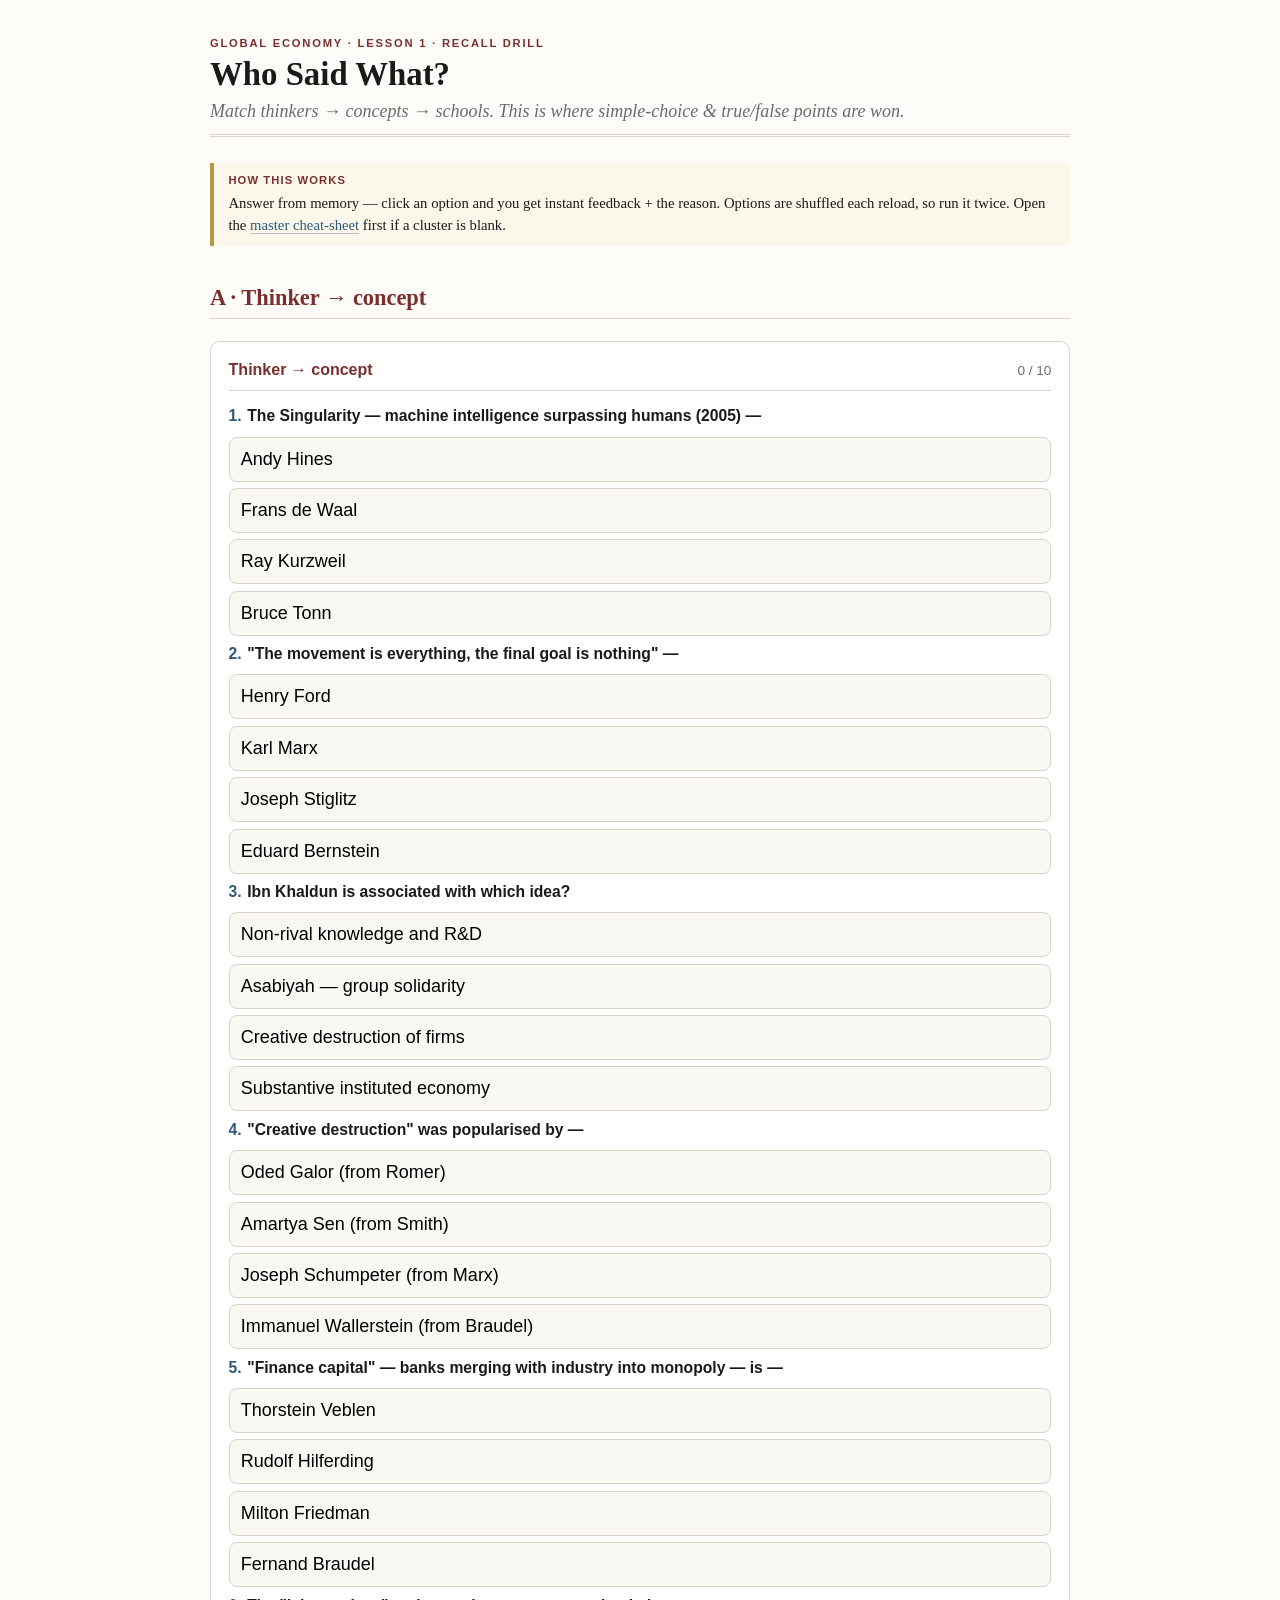
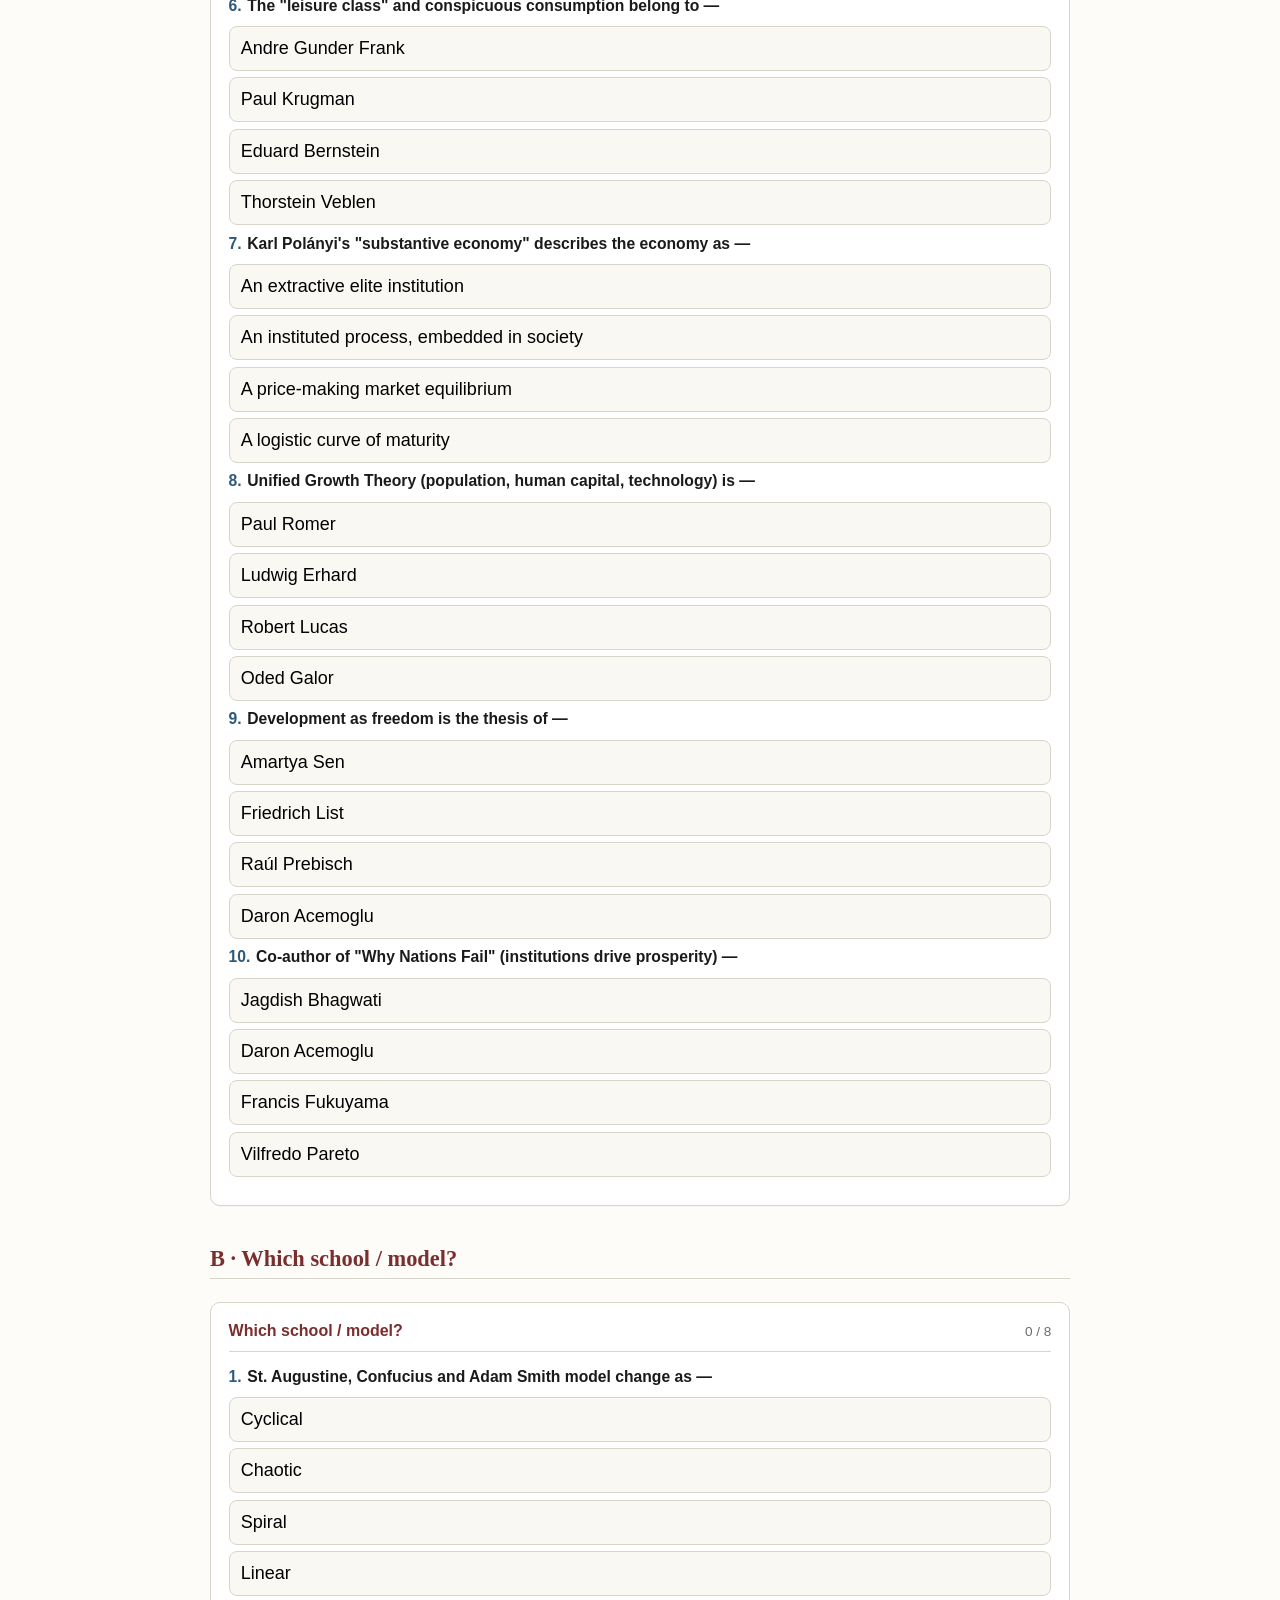
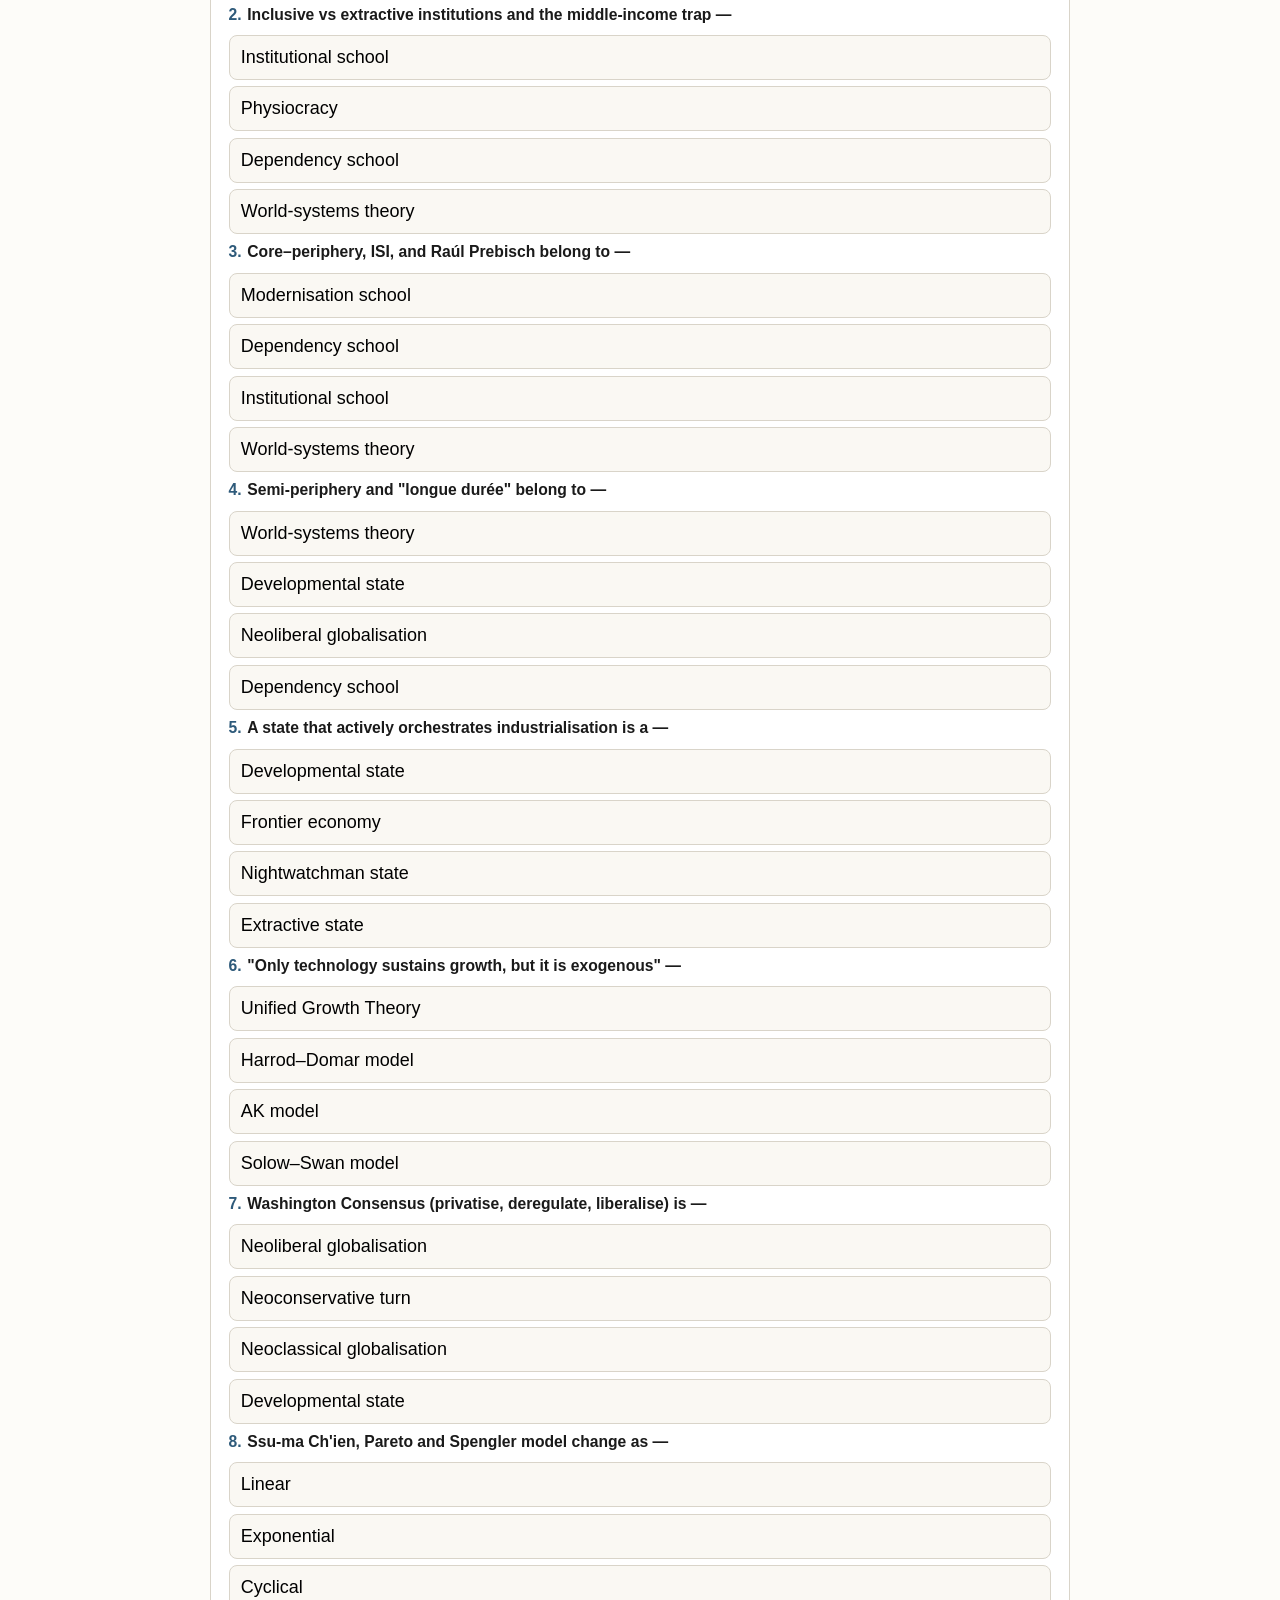
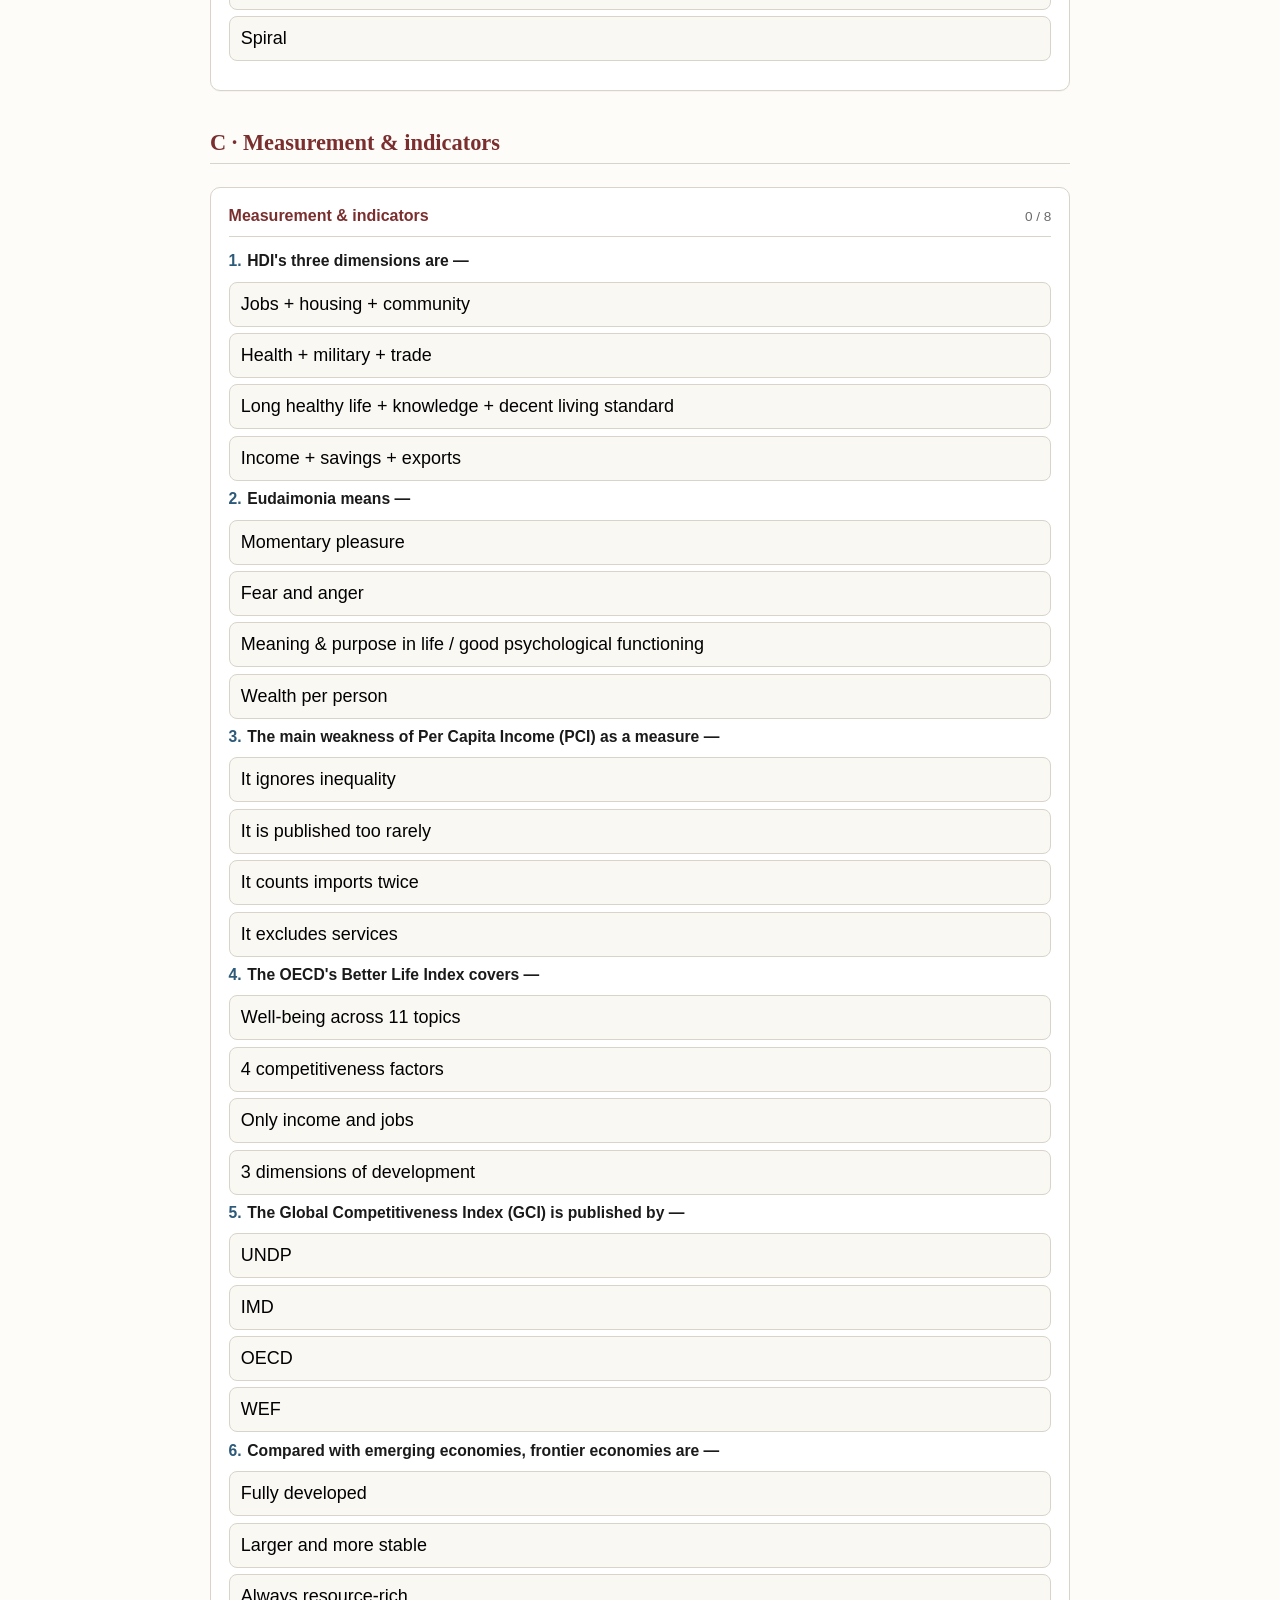
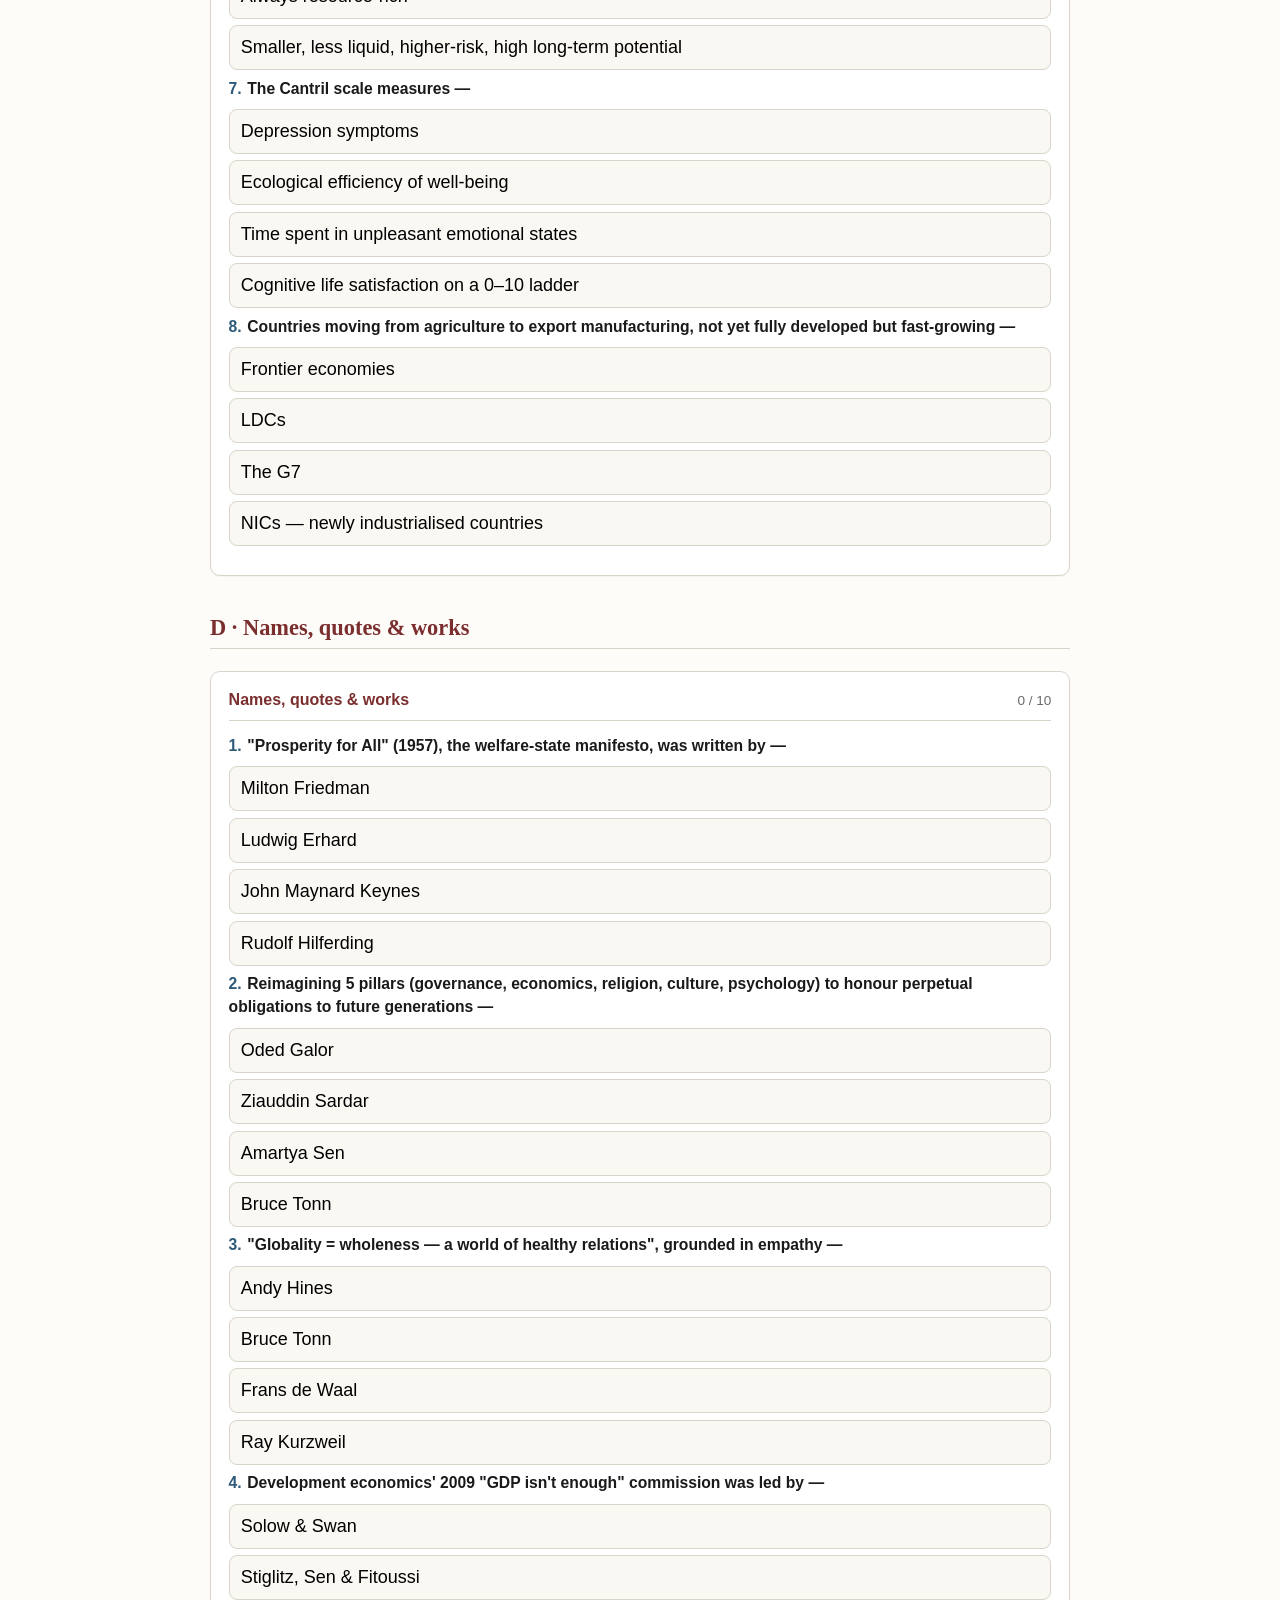
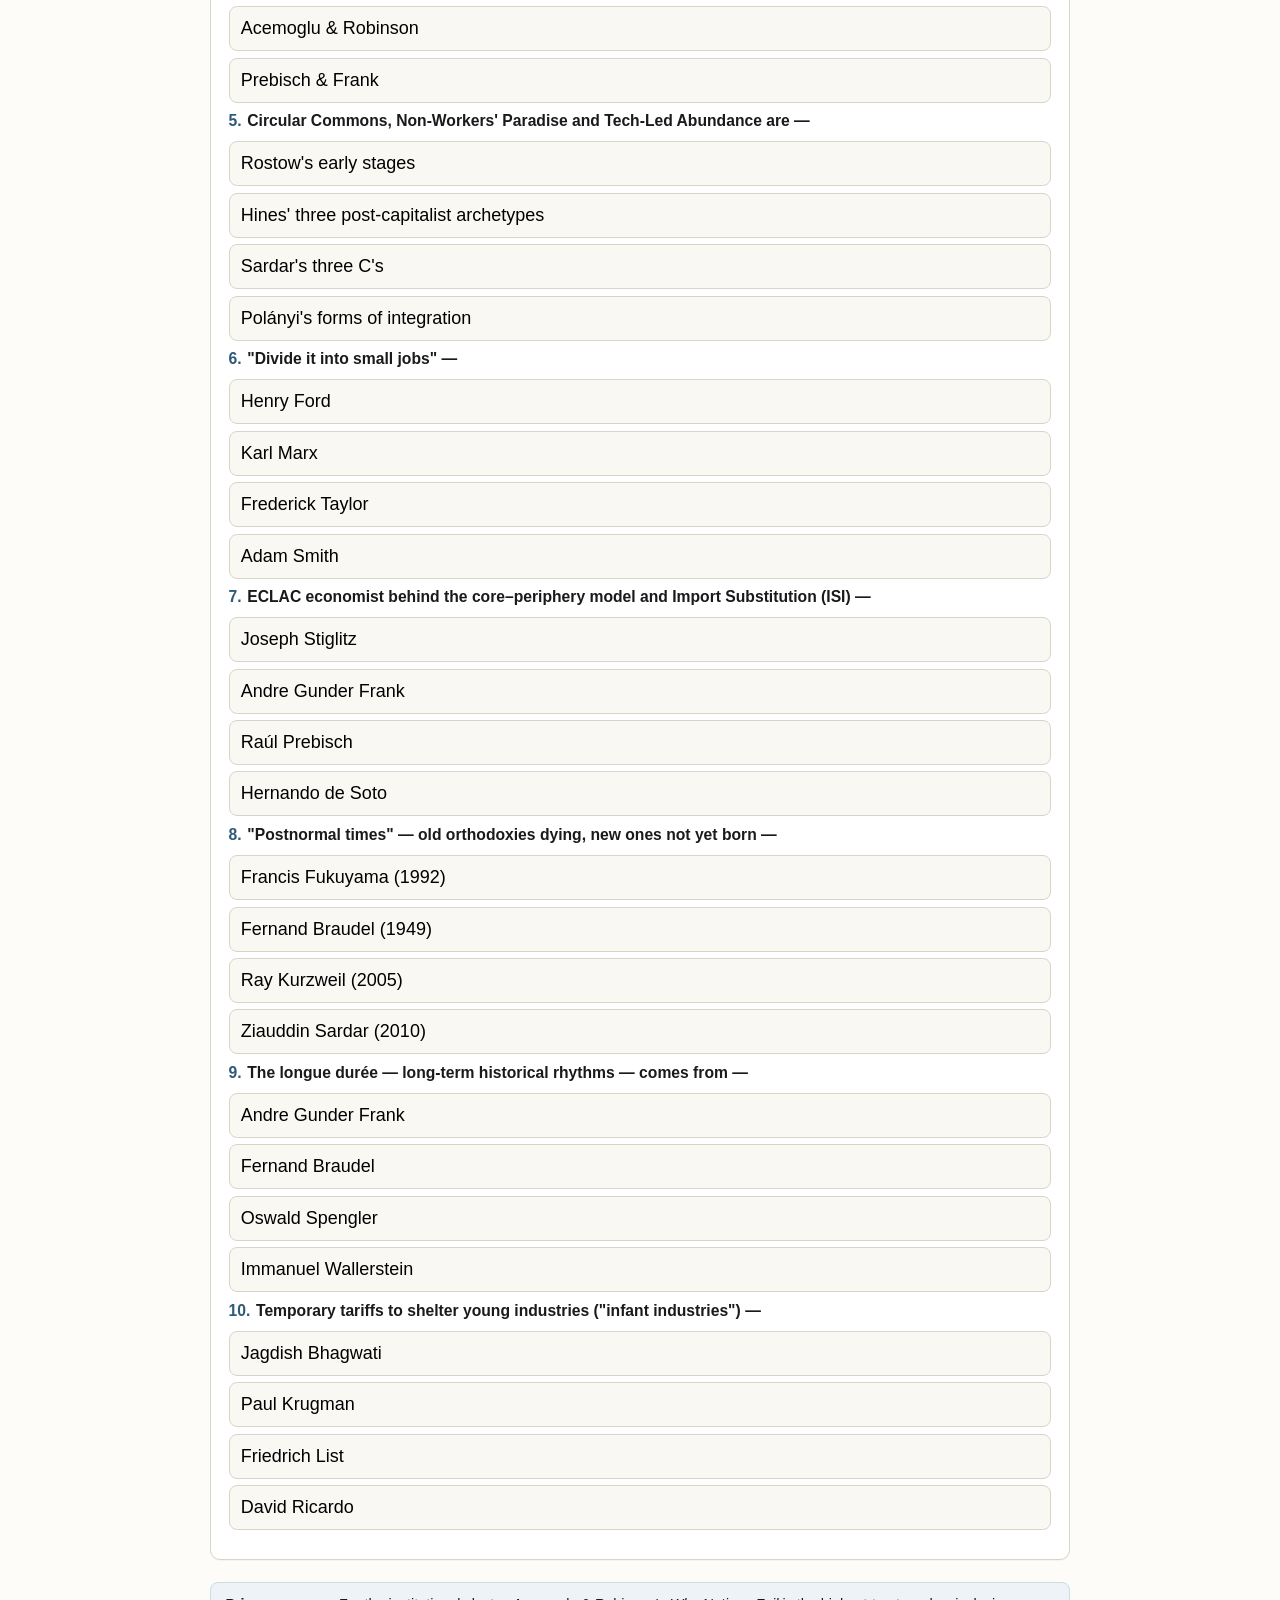
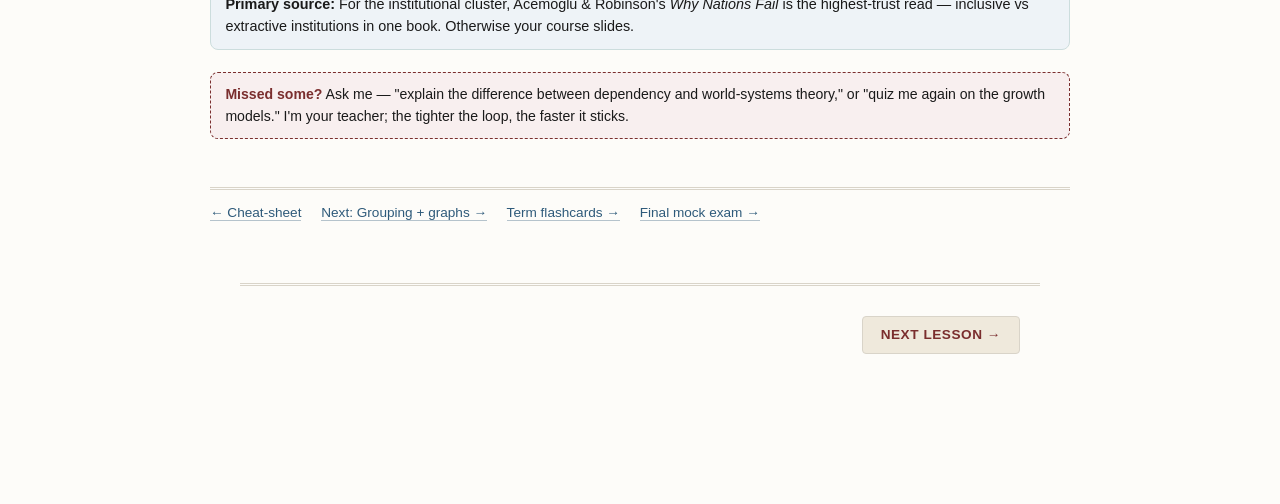
<file: docs/index.html>
<!doctype html>
<html lang="en">
<head>
<meta charset="utf-8">
<meta name="viewport" content="width=device-width, initial-scale=1">
<title>Lesson 1 · Thinkers &amp; Schools — Recall Drill</title>
<link rel="stylesheet" href="./assets/course.css">
<link rel="stylesheet" href="./assets/quiz.css">

<style>
.lesson-nav a {
    display: inline-block;
    padding: 8px 18px;
    background: #efe9dc;
    color: #7a2e2e !important;
    text-decoration: none;
    border: 1px solid #d9d4c9;
    border-radius: 4px;
    font-weight: 600;
    font-family: -apple-system, BlinkMacSystemFont, "Segoe UI", Helvetica, Arial, sans-serif;
    transition: background 0.2s ease, border-color 0.2s ease;
    letter-spacing: 0.04em;
    text-transform: uppercase;
    font-size: 0.85rem;
}
.lesson-nav a:hover {
    background: #d9d4c9;
    border-color: #b59a3f;
    text-decoration: none;
}
.lesson-nav {
    border-top: 3px double #d9d4c9;
    margin-top: 60px !important;
    padding-top: 30px !important;
    padding-bottom: 30px !important;
}
</style>

</head>
<body>
<div class="wrap">

<div class="masthead">
  <div class="kicker">Global Economy · Lesson 1 · Recall drill</div>
  <h1>Who Said What?</h1>
  <p class="sub">Match thinkers → concepts → schools. This is where simple-choice &amp; true/false points are won.</p>
</div>

<div class="note">
  <span class="lbl">How this works</span>
  Answer from memory — click an option and you get instant feedback + the reason. Options are shuffled each reload, so run it twice.
  Open the <a href="reference/0001-master-cheatsheet.html">master cheat-sheet</a> first if a cluster is blank.
</div>

<h2>A · Thinker → concept</h2>
<div id="q-thinkers"></div>

<h2>B · Which school / model?</h2>
<div id="q-schools"></div>

<h2>C · Measurement &amp; indicators</h2>
<div id="q-measure"></div>

<h2>D · Names, quotes &amp; works</h2>
<div id="q-names"></div>

<div class="primary-src">
  <b>Primary source:</b> For the institutional cluster, Acemoglu &amp; Robinson's <i>Why Nations Fail</i> is the highest-trust read — inclusive vs extractive institutions in one book. Otherwise your course slides.
</div>

<div class="ask">
  <b>Missed some?</b> Ask me — "explain the difference between dependency and world-systems theory," or "quiz me again on the growth models." I'm your teacher; the tighter the loop, the faster it sticks.
</div>

<div class="foot">
  <a href="reference/0001-master-cheatsheet.html">← Cheat-sheet</a>
  <a href="0002-grouping-and-graphs.html">Next: Grouping + graphs →</a>
  <a href="0003-flashcards.html">Term flashcards →</a>
  <a href="0006-final-practice-test.html">Final mock exam →</a>
</div>

</div>

<script src="./assets/quiz.js"></script>
<script>
GE.mcQuiz('#q-thinkers', 'Thinker → concept', [
  { q:'Ibn Khaldun is associated with which idea?',
    opts:['Asabiyah — group solidarity','Creative destruction of firms','Substantive instituted economy','Non-rival knowledge and R&amp;D'],
    a:0, why:'Ibn Khaldun sits in the <b>cyclical</b> change camp; <i>asabiyah</i> = group solidarity that rises and decays.' },
  { q:'"Creative destruction" was popularised by —',
    opts:['Joseph Schumpeter (from Marx)','Immanuel Wallerstein (from Braudel)','Amartya Sen (from Smith)','Oded Galor (from Romer)'],
    a:0, why:'Schumpeter popularised it; the seed came from Marx. It belongs to the <b>spiral</b> model of change.' },
  { q:'Karl Polányi\'s "substantive economy" describes the economy as —',
    opts:['An instituted process, embedded in society','A price-making market equilibrium','A logistic curve of maturity','An extractive elite institution'],
    a:0, why:'Polányi: economy is an <b>instituted process</b>, embedded in social/religious/political frameworks — not just markets.' },
  { q:'Development as freedom is the thesis of —',
    opts:['Amartya Sen','Daron Acemoglu','Raúl Prebisch','Friedrich List'],
    a:0, why:'Sen reframes development as the expansion of real freedoms people enjoy.' },
  { q:'Unified Growth Theory (population, human capital, technology) is —',
    opts:['Oded Galor','Robert Lucas','Paul Romer','Ludwig Erhard'],
    a:0, why:'Galor\'s Unified Growth Theory explains the stagnation → prosperity transition in one framework.' },
  { q:'"Finance capital" — banks merging with industry into monopoly — is —',
    opts:['Rudolf Hilferding','Thorstein Veblen','Milton Friedman','Fernand Braudel'],
    a:0, why:'Hilferding, <i>Finance Capital</i> (1910), a theorist of imperialism.' },
  { q:'The "leisure class" and conspicuous consumption belong to —',
    opts:['Thorstein Veblen','Eduard Bernstein','Paul Krugman','Andre Gunder Frank'],
    a:0, why:'Veblen founded the <b>early</b> institutional school; culture &amp; habit shape economics.' },
  { q:'Co-author of "Why Nations Fail" (institutions drive prosperity) —',
    opts:['Daron Acemoglu','Francis Fukuyama','Jagdish Bhagwati','Vilfredo Pareto'],
    a:0, why:'Acemoglu — inclusive vs extractive institutions decide long-run prosperity.' },
  { q:'"The movement is everything, the final goal is nothing" —',
    opts:['Eduard Bernstein','Henry Ford','Karl Marx','Joseph Stiglitz'],
    a:0, why:'Bernstein — evolutionary/revisionist socialism: reform over revolution.' },
  { q:'The Singularity — machine intelligence surpassing humans (2005) —',
    opts:['Ray Kurzweil','Bruce Tonn','Frans de Waal','Andy Hines'],
    a:0, why:'Kurzweil\'s <i>The Singularity</i>: exponential tech → human/machine line dissolves.' },
], {shuffle:true});

GE.mcQuiz('#q-schools', 'Which school / model?', [
  { q:'Core–periphery, ISI, and Raúl Prebisch belong to —',
    opts:['Dependency school','World-systems theory','Institutional school','Modernisation school'],
    a:0, why:'Dependency school (1950s): core exploits periphery; Prebisch &amp; Frank are the theorists.' },
  { q:'Semi-periphery and "longue durée" belong to —',
    opts:['World-systems theory','Dependency school','Developmental state','Neoliberal globalisation'],
    a:0, why:'Wallerstein\'s world-systems; Braudel\'s <i>longue durée</i> shaped it; semi-periphery stabilises the system.' },
  { q:'Inclusive vs extractive institutions and the middle-income trap —',
    opts:['Institutional school','Dependency school','World-systems theory','Physiocracy'],
    a:0, why:'Institutional school (1990+): the "rules of the game" decide development.' },
  { q:'Ssu-ma Ch\'ien, Pareto and Spengler model change as —',
    opts:['Cyclical','Linear','Spiral','Exponential'],
    a:0, why:'All four (with Ibn Khaldun) are the <b>cyclical</b> change thinkers.' },
  { q:'St. Augustine, Confucius and Adam Smith model change as —',
    opts:['Linear','Cyclical','Spiral','Chaotic'],
    a:0, why:'The <b>linear</b> change set — progress toward an end (telos).' },
  { q:'"Only technology sustains growth, but it is exogenous" —',
    opts:['Solow–Swan model','Harrod–Domar model','AK model','Unified Growth Theory'],
    a:0, why:'Solow–Swan: capital deepening has limits; tech drives growth but is left outside the model.' },
  { q:'Washington Consensus (privatise, deregulate, liberalise) is —',
    opts:['Neoliberal globalisation','Neoclassical globalisation','Neoconservative turn','Developmental state'],
    a:0, why:'Neoliberal globalisation; Stiglitz is its best-known critic.' },
  { q:'A state that actively orchestrates industrialisation is a —',
    opts:['Developmental state','Nightwatchman state','Extractive state','Frontier economy'],
    a:0, why:'Developmentalist view: the state coordinates actors and corrects market failure.' },
], {shuffle:true});

GE.mcQuiz('#q-measure', 'Measurement & indicators', [
  { q:'The Global Competitiveness Index (GCI) is published by —',
    opts:['WEF','UNDP','OECD','IMD'],
    a:0, why:'WEF. Don\'t confuse with IMD\'s World Competitiveness Ranking (4 factors).' },
  { q:'The OECD\'s Better Life Index covers —',
    opts:['Well-being across 11 topics','3 dimensions of development','4 competitiveness factors','Only income and jobs'],
    a:0, why:'Housing, income, jobs, community, education, environment, health, safety, work-life balance…' },
  { q:'The main weakness of Per Capita Income (PCI) as a measure —',
    opts:['It ignores inequality','It counts imports twice','It excludes services','It is published too rarely'],
    a:0, why:'Total income ÷ population — an average that says nothing about distribution.' },
  { q:'The Cantril scale measures —',
    opts:['Cognitive life satisfaction on a 0–10 ladder','Time spent in unpleasant emotional states','Depression symptoms','Ecological efficiency of well-being'],
    a:0, why:'Cognitive scaling/satisfaction; the Diener scale is its sibling. The U-index = share of time in an unpleasant state.' },
  { q:'Eudaimonia means —',
    opts:['Meaning & purpose in life / good psychological functioning','Momentary pleasure','Wealth per person','Fear and anger'],
    a:0, why:'The subjective-measurement family also includes positive/negative feelings, trust and optimism.' },
  { q:'HDI\'s three dimensions are —',
    opts:['Long healthy life + knowledge + decent living standard','Income + savings + exports','Health + military + trade','Jobs + housing + community'],
    a:0, why:'Life expectancy · schooling · GNI per capita (UNDP).' },
  { q:'Countries moving from agriculture to export manufacturing, not yet fully developed but fast-growing —',
    opts:['NICs — newly industrialised countries','LDCs','Frontier economies','The G7'],
    a:0, why:'NICs. LDCs = official UN category at the bottom; frontier = smaller/riskier than emerging.' },
  { q:'Compared with emerging economies, frontier economies are —',
    opts:['Smaller, less liquid, higher-risk, high long-term potential','Larger and more stable','Fully developed','Always resource-rich'],
    a:0, why:'Weak regulation, low transparency, instability — but high potential.' },
], {shuffle:true});

GE.mcQuiz('#q-names', 'Names, quotes & works', [
  { q:'"Divide it into small jobs" —',
    opts:['Henry Ford','Frederick Taylor','Adam Smith','Karl Marx'],
    a:0, why:'Fordism: mass production via division of labour.' },
  { q:'"Prosperity for All" (1957), the welfare-state manifesto, was written by —',
    opts:['Ludwig Erhard','Milton Friedman','John Maynard Keynes','Rudolf Hilferding'],
    a:0, why:'Erhard: government role, equal opportunity, equitable distribution.' },
  { q:'Temporary tariffs to shelter young industries ("infant industries") —',
    opts:['Friedrich List','David Ricardo','Paul Krugman','Jagdish Bhagwati'],
    a:0, why:'List\'s protectionist "National System" — the state-capitalism era\'s national-development theory.' },
  { q:'"Globality = wholeness — a world of healthy relations", grounded in empathy —',
    opts:['Frans de Waal','Ray Kurzweil','Bruce Tonn','Andy Hines'],
    a:0, why:'De Waal, The Age of Empathy.' },
  { q:'Reimagining 5 pillars (governance, economics, religion, culture, psychology) to honour perpetual obligations to future generations —',
    opts:['Bruce Tonn','Ziauddin Sardar','Amartya Sen','Oded Galor'],
    a:0, why:'Tonn: navigate a socio-cultural singularity over the next millennium; shift to futures-orientation.' },
  { q:'Circular Commons, Non-Workers\' Paradise and Tech-Led Abundance are —',
    opts:['Hines\' three post-capitalist archetypes','Sardar\'s three C\'s','Polányi\'s forms of integration','Rostow\'s early stages'],
    a:0, why:'Andy Hines, Imagining After Capitalism.' },
  { q:'The longue durée — long-term historical rhythms — comes from —',
    opts:['Fernand Braudel','Immanuel Wallerstein','Oswald Spengler','Andre Gunder Frank'],
    a:0, why:'Braudel\'s approach shaped Wallerstein\'s world-systems analysis.' },
  { q:'ECLAC economist behind the core–periphery model and Import Substitution (ISI) —',
    opts:['Raúl Prebisch','Andre Gunder Frank','Joseph Stiglitz','Hernando de Soto'],
    a:0, why:'Prebisch; Frank added "development in the core causes underdevelopment in the periphery."' },
  { q:'"Postnormal times" — old orthodoxies dying, new ones not yet born —',
    opts:['Ziauddin Sardar (2010)','Ray Kurzweil (2005)','Francis Fukuyama (1992)','Fernand Braudel (1949)'],
    a:0, why:'Sardar: 4 S\'s (speed, scope, scale, simultaneity) + 3 C\'s (complexity, chaos, contradictions).' },
  { q:'Development economics\' 2009 "GDP isn\'t enough" commission was led by —',
    opts:['Stiglitz, Sen & Fitoussi','Acemoglu & Robinson','Prebisch & Frank','Solow & Swan'],
    a:0, why:'Commission on the Measurement of Economic Performance and Social Progress.' },
], {shuffle:true});
</script>

<div class="lesson-nav" style="margin: 40px auto; max-width: 800px; display: flex; justify-content: space-between; padding: 20px;">
  <div></div>
    <div><a href="0002-grouping-and-graphs.html">Next Lesson &rarr;</a></div>
</div>
</body>
</html>
</file>
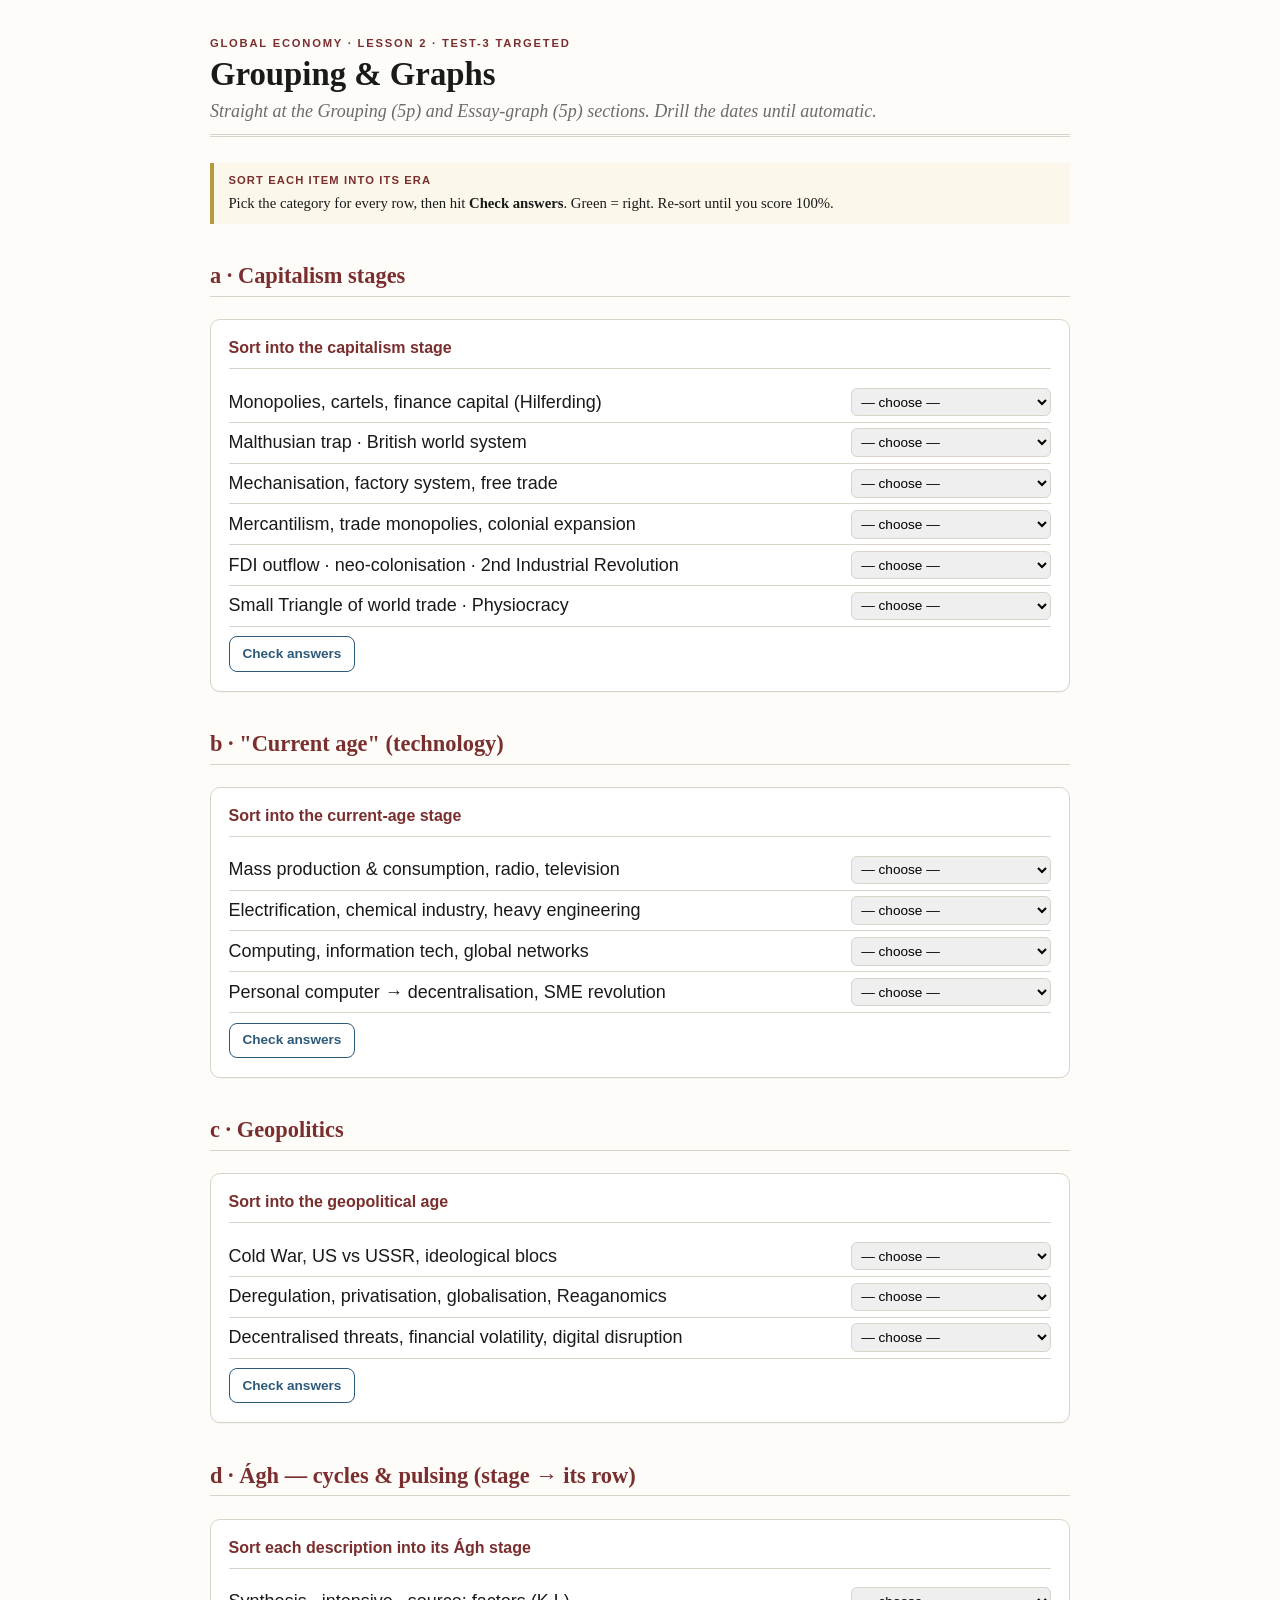
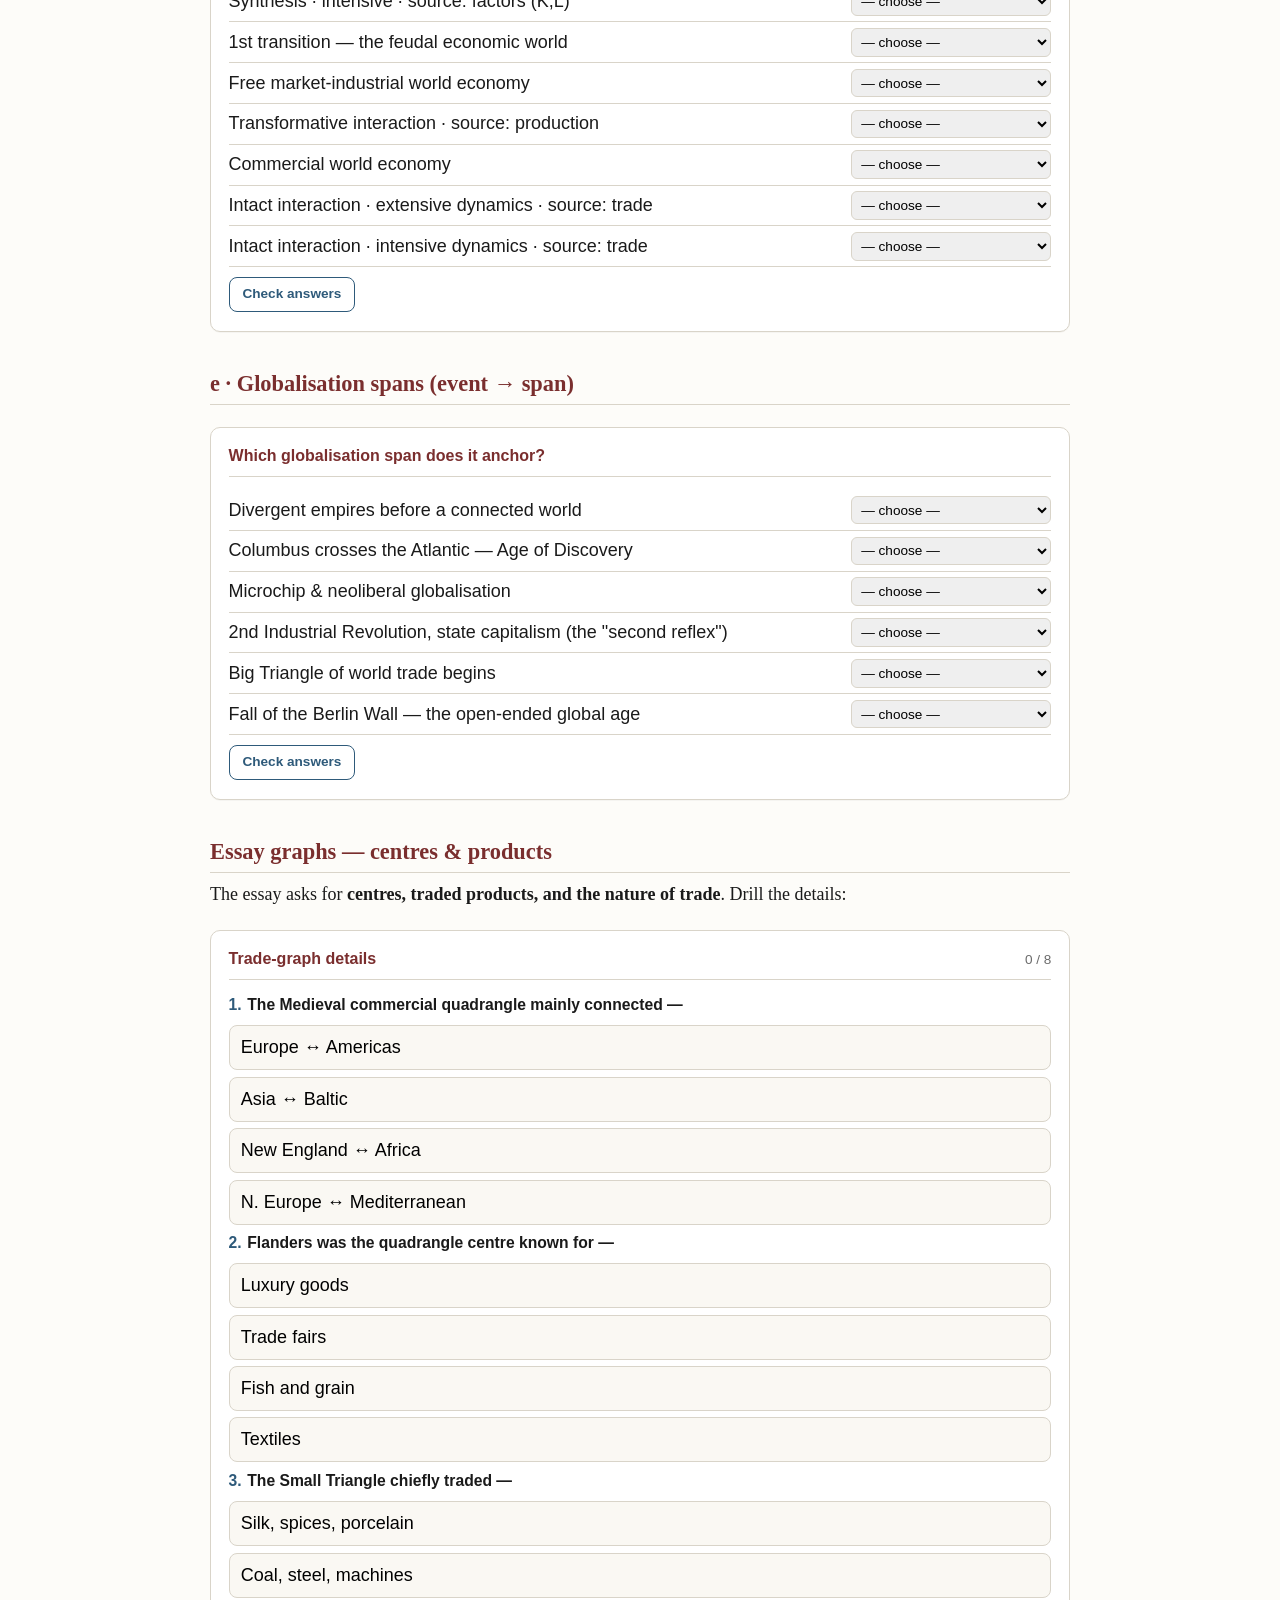
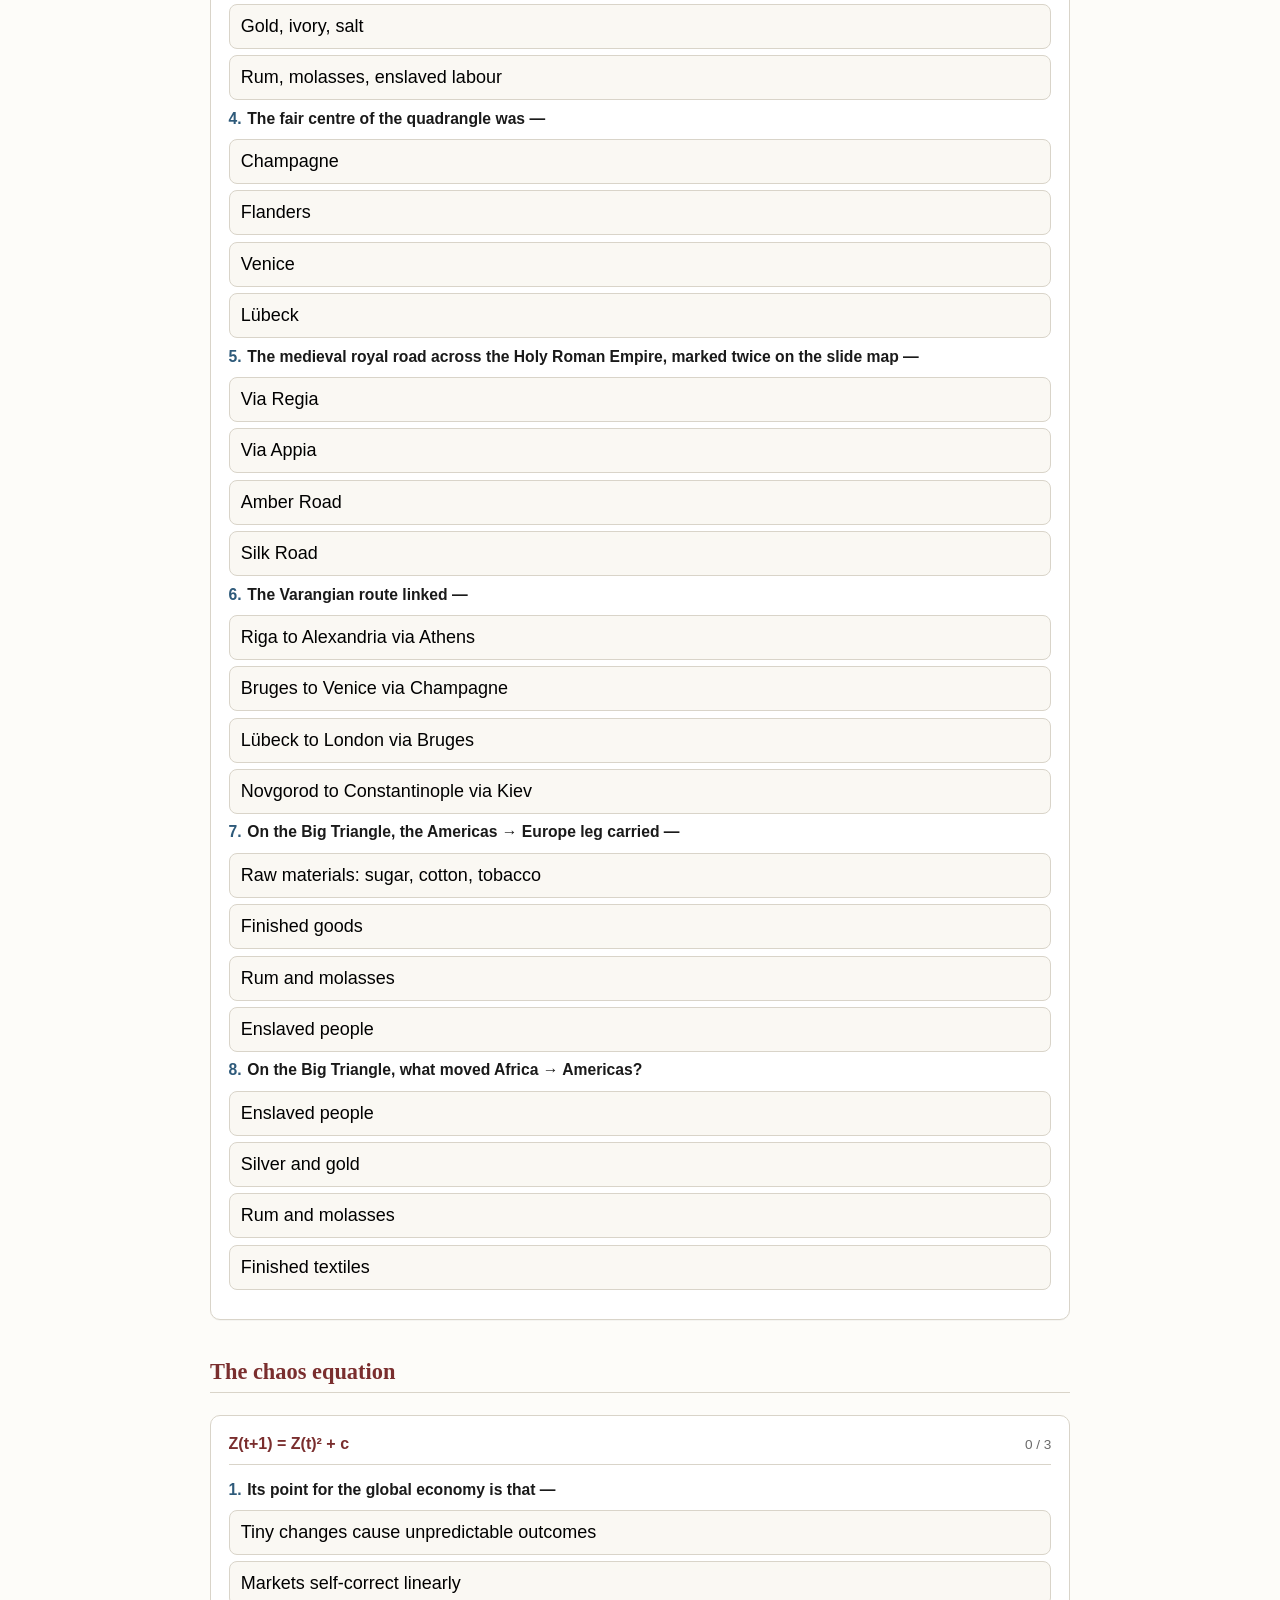
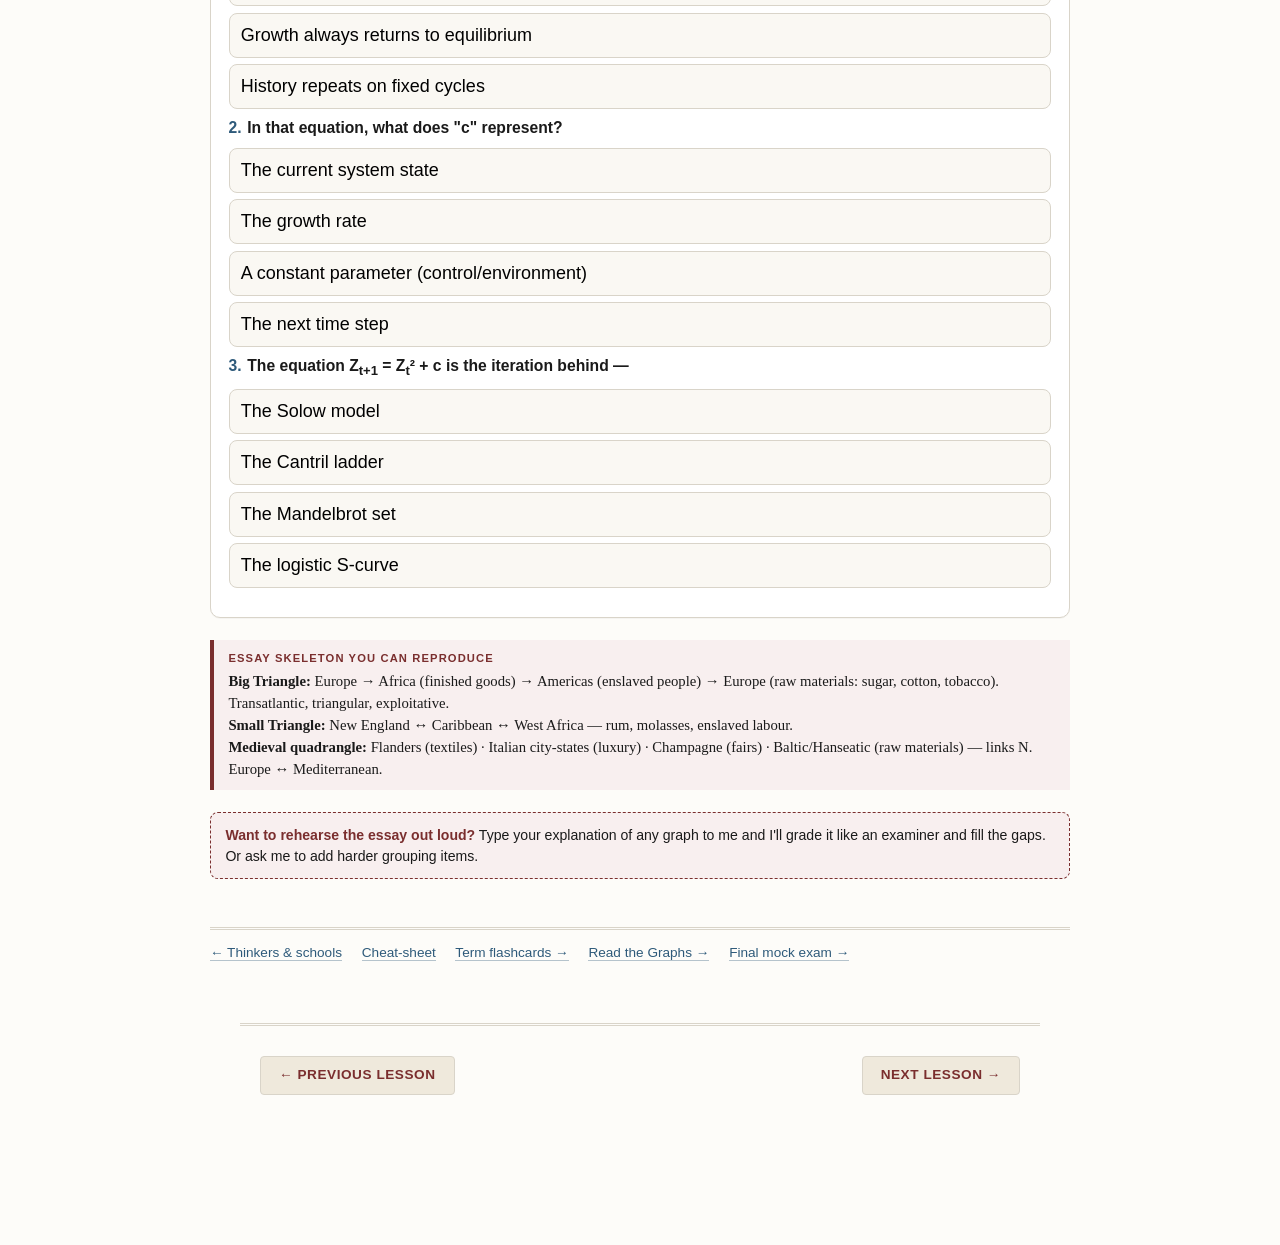
<file: docs/0002-grouping-and-graphs.html>
<!doctype html>
<html lang="en">
<head>
<meta charset="utf-8">
<meta name="viewport" content="width=device-width, initial-scale=1">
<title>Lesson 2 · Grouping &amp; Graphs Drill</title>
<link rel="stylesheet" href="./assets/course.css">
<link rel="stylesheet" href="./assets/quiz.css">

<style>
.lesson-nav a {
    display: inline-block;
    padding: 8px 18px;
    background: #efe9dc;
    color: #7a2e2e !important;
    text-decoration: none;
    border: 1px solid #d9d4c9;
    border-radius: 4px;
    font-weight: 600;
    font-family: -apple-system, BlinkMacSystemFont, "Segoe UI", Helvetica, Arial, sans-serif;
    transition: background 0.2s ease, border-color 0.2s ease;
    letter-spacing: 0.04em;
    text-transform: uppercase;
    font-size: 0.85rem;
}
.lesson-nav a:hover {
    background: #d9d4c9;
    border-color: #b59a3f;
    text-decoration: none;
}
.lesson-nav {
    border-top: 3px double #d9d4c9;
    margin-top: 60px !important;
    padding-top: 30px !important;
    padding-bottom: 30px !important;
}
</style>

</head>
<body>
<div class="wrap">

<div class="masthead">
  <div class="kicker">Global Economy · Lesson 2 · Test-3 targeted</div>
  <h1>Grouping &amp; Graphs</h1>
  <p class="sub">Straight at the Grouping (5p) and Essay-graph (5p) sections. Drill the dates until automatic.</p>
</div>

<div class="note">
  <span class="lbl">Sort each item into its era</span>
  Pick the category for every row, then hit <b>Check answers</b>. Green = right. Re-sort until you score 100%.
</div>

<h2>a · Capitalism stages</h2>
<div id="g-cap"></div>

<h2>b · "Current age" (technology)</h2>
<div id="g-age"></div>

<h2>c · Geopolitics</h2>
<div id="g-geo"></div>

<h2>d · Ágh — cycles &amp; pulsing (stage → its row)</h2>
<div id="g-agh"></div>

<h2>e · Globalisation spans (event → span)</h2>
<div id="g-span"></div>

<h2>Essay graphs — centres &amp; products</h2>
<p>The essay asks for <b>centres, traded products, and the nature of trade</b>. Drill the details:</p>
<div id="q-graphs"></div>

<h2>The chaos equation</h2>
<div id="q-chaos"></div>

<div class="key">
  <span class="lbl">Essay skeleton you can reproduce</span>
  <b>Big Triangle:</b> Europe → Africa (finished goods) → Americas (enslaved people) → Europe (raw materials: sugar, cotton, tobacco). Transatlantic, triangular, exploitative.<br>
  <b>Small Triangle:</b> New England ↔ Caribbean ↔ West Africa — rum, molasses, enslaved labour.<br>
  <b>Medieval quadrangle:</b> Flanders (textiles) · Italian city-states (luxury) · Champagne (fairs) · Baltic/Hanseatic (raw materials) — links N. Europe ↔ Mediterranean.
</div>

<div class="ask">
  <b>Want to rehearse the essay out loud?</b> Type your explanation of any graph to me and I'll grade it like an examiner and fill the gaps. Or ask me to add harder grouping items.
</div>

<div class="foot">
  <a href="index.html">← Thinkers &amp; schools</a>
  <a href="reference/0001-master-cheatsheet.html">Cheat-sheet</a>
  <a href="0003-flashcards.html">Term flashcards →</a>
  <a href="0004-read-the-graphs.html">Read the Graphs →</a>
  <a href="0006-final-practice-test.html">Final mock exam →</a>
</div>

</div>

<script src="./assets/quiz.js"></script>
<script>
GE.grouping('#g-cap', 'Sort into the capitalism stage',
  ['Commercial 1640–1780','Industrial 1780–1870','State 1870+'],
  [
    {item:'Mercantilism, trade monopolies, colonial expansion', cat:'Commercial 1640–1780'},
    {item:'Small Triangle of world trade · Physiocracy', cat:'Commercial 1640–1780'},
    {item:'Mechanisation, factory system, free trade', cat:'Industrial 1780–1870'},
    {item:'Malthusian trap · British world system', cat:'Industrial 1780–1870'},
    {item:'Monopolies, cartels, finance capital (Hilferding)', cat:'State 1870+'},
    {item:'FDI outflow · neo-colonisation · 2nd Industrial Revolution', cat:'State 1870+'},
  ]);

GE.grouping('#g-age', 'Sort into the current-age stage',
  ['High 1870–1930s','Low 1920s–1990','Microelectronic 1980+'],
  [
    {item:'Electrification, chemical industry, heavy engineering', cat:'High 1870–1930s'},
    {item:'Mass production &amp; consumption, radio, television', cat:'Low 1920s–1990'},
    {item:'Computing, information tech, global networks', cat:'Microelectronic 1980+'},
    {item:'Personal computer → decentralisation, SME revolution', cat:'Microelectronic 1980+'},
  ]);

GE.grouping('#g-geo', 'Sort into the geopolitical age',
  ['Bipolar 1945–1990','Neoconservative 1980–2000','Chaos 2000+'],
  [
    {item:'Cold War, US vs USSR, ideological blocs', cat:'Bipolar 1945–1990'},
    {item:'Deregulation, privatisation, globalisation, Reaganomics', cat:'Neoconservative 1980–2000'},
    {item:'Decentralised threats, financial volatility, digital disruption', cat:'Chaos 2000+'},
  ]);

GE.grouping('#g-agh', 'Sort each description into its Ágh stage',
  ['I · 1450–1640 feudal','II · 1640–1780 commercial','III · 1780–1870 industrial','IV · 1870–(?) 2nd transition'],
  [
    {item:'Intact interaction · extensive dynamics · source: trade', cat:'I · 1450–1640 feudal'},
    {item:'1st transition — the feudal economic world', cat:'I · 1450–1640 feudal'},
    {item:'Intact interaction · intensive dynamics · source: trade', cat:'II · 1640–1780 commercial'},
    {item:'Commercial world economy', cat:'II · 1640–1780 commercial'},
    {item:'Transformative interaction · source: production', cat:'III · 1780–1870 industrial'},
    {item:'Free market-industrial world economy', cat:'III · 1780–1870 industrial'},
    {item:'Synthesis · intensive · source: factors (K,L)', cat:'IV · 1870–(?) 2nd transition'},
  ]);

GE.grouping('#g-span', 'Which globalisation span does it anchor?',
  ['Ancient empires','1492 –','1870s –','1989 – ?'],
  [
    {item:'Columbus crosses the Atlantic — Age of Discovery', cat:'1492 –'},
    {item:'Divergent empires before a connected world', cat:'Ancient empires'},
    {item:'2nd Industrial Revolution, state capitalism (the "second reflex")', cat:'1870s –'},
    {item:'Fall of the Berlin Wall — the open-ended global age', cat:'1989 – ?'},
    {item:'Big Triangle of world trade begins', cat:'1492 –'},
    {item:'Microchip &amp; neoliberal globalisation', cat:'1989 – ?'},
  ]);

GE.mcQuiz('#q-graphs', 'Trade-graph details', [
  { q:'On the Big Triangle, what moved Africa → Americas?',
    opts:['Enslaved people','Rum and molasses','Finished textiles','Silver and gold'],
    a:0, why:'Big Triangle: goods (Eur→Afr), <b>enslaved people</b> (Afr→Amr), raw materials (Amr→Eur).' },
  { q:'The Medieval commercial quadrangle mainly connected —',
    opts:['N. Europe ↔ Mediterranean','Europe ↔ Americas','New England ↔ Africa','Asia ↔ Baltic'],
    a:0, why:'Flanders, Italian city-states, Champagne and the Baltic/Hanseatic linked N. Europe to the Med.' },
  { q:'Flanders was the quadrangle centre known for —',
    opts:['Textiles','Luxury goods','Trade fairs','Fish and grain'],
    a:0, why:'Flanders = textiles; Italy = luxury; Champagne = fairs; Baltic/Hanseatic = raw materials.' },
  { q:'The Small Triangle chiefly traded —',
    opts:['Rum, molasses, enslaved labour','Silk, spices, porcelain','Coal, steel, machines','Gold, ivory, salt'],
    a:0, why:'Small Triangle: New England ↔ Caribbean ↔ West Africa — rum, molasses, enslaved labour.' },
  { q:'The fair centre of the quadrangle was —',
    opts:['Champagne','Flanders','Venice','Lübeck'],
    a:0, why:'Champagne = fairs; Flanders = textiles; Italy = luxury; Baltic/Hanseatic = raw materials.' },
  { q:'The medieval royal road across the Holy Roman Empire, marked twice on the slide map —',
    opts:['Via Regia','Via Appia','Silk Road','Amber Road'],
    a:0, why:'Via Regia — the overland backbone between the quadrangle corners.' },
  { q:'The Varangian route linked —',
    opts:['Novgorod to Constantinople via Kiev','Bruges to Venice via Champagne','Lübeck to London via Bruges','Riga to Alexandria via Athens'],
    a:0, why:'"From the Varangians to the Greeks" — rivers from the Baltic to Byzantium.' },
  { q:'On the Big Triangle, the Americas → Europe leg carried —',
    opts:['Raw materials: sugar, cotton, tobacco','Finished goods','Enslaved people','Rum and molasses'],
    a:0, why:'Goods Eur→Afr; enslaved people Afr→Amr; raw materials Amr→Eur.' },
], {shuffle:true});

GE.mcQuiz('#q-chaos', 'Z(t+1) = Z(t)² + c', [
  { q:'The equation Z<sub>t+1</sub> = Z<sub>t</sub>² + c is the iteration behind —',
    opts:['The Mandelbrot set','The logistic S-curve','The Solow model','The Cantril ladder'],
    a:0, why:'It is the Mandelbrot-set iteration — the maths of chaos/complexity.' },
  { q:'In that equation, what does "c" represent?',
    opts:['A constant parameter (control/environment)','The current system state','The growth rate','The next time step'],
    a:0, why:'c = constant parameter (the control/environment); Z_t = current state, Z_{t+1} = next state.' },
  { q:'Its point for the global economy is that —',
    opts:['Tiny changes cause unpredictable outcomes','Growth always returns to equilibrium','Markets self-correct linearly','History repeats on fixed cycles'],
    a:0, why:'The "butterfly effect": small changes → non-linear, unpredictable shifts from stability to volatility.' },
], {shuffle:true});
</script>

<div class="lesson-nav" style="margin: 40px auto; max-width: 800px; display: flex; justify-content: space-between; padding: 20px;">
  <div><a href="index.html">&larr; Previous Lesson</a></div>
    <div><a href="0003-flashcards.html">Next Lesson &rarr;</a></div>
</div>
</body>
</html>
</file>
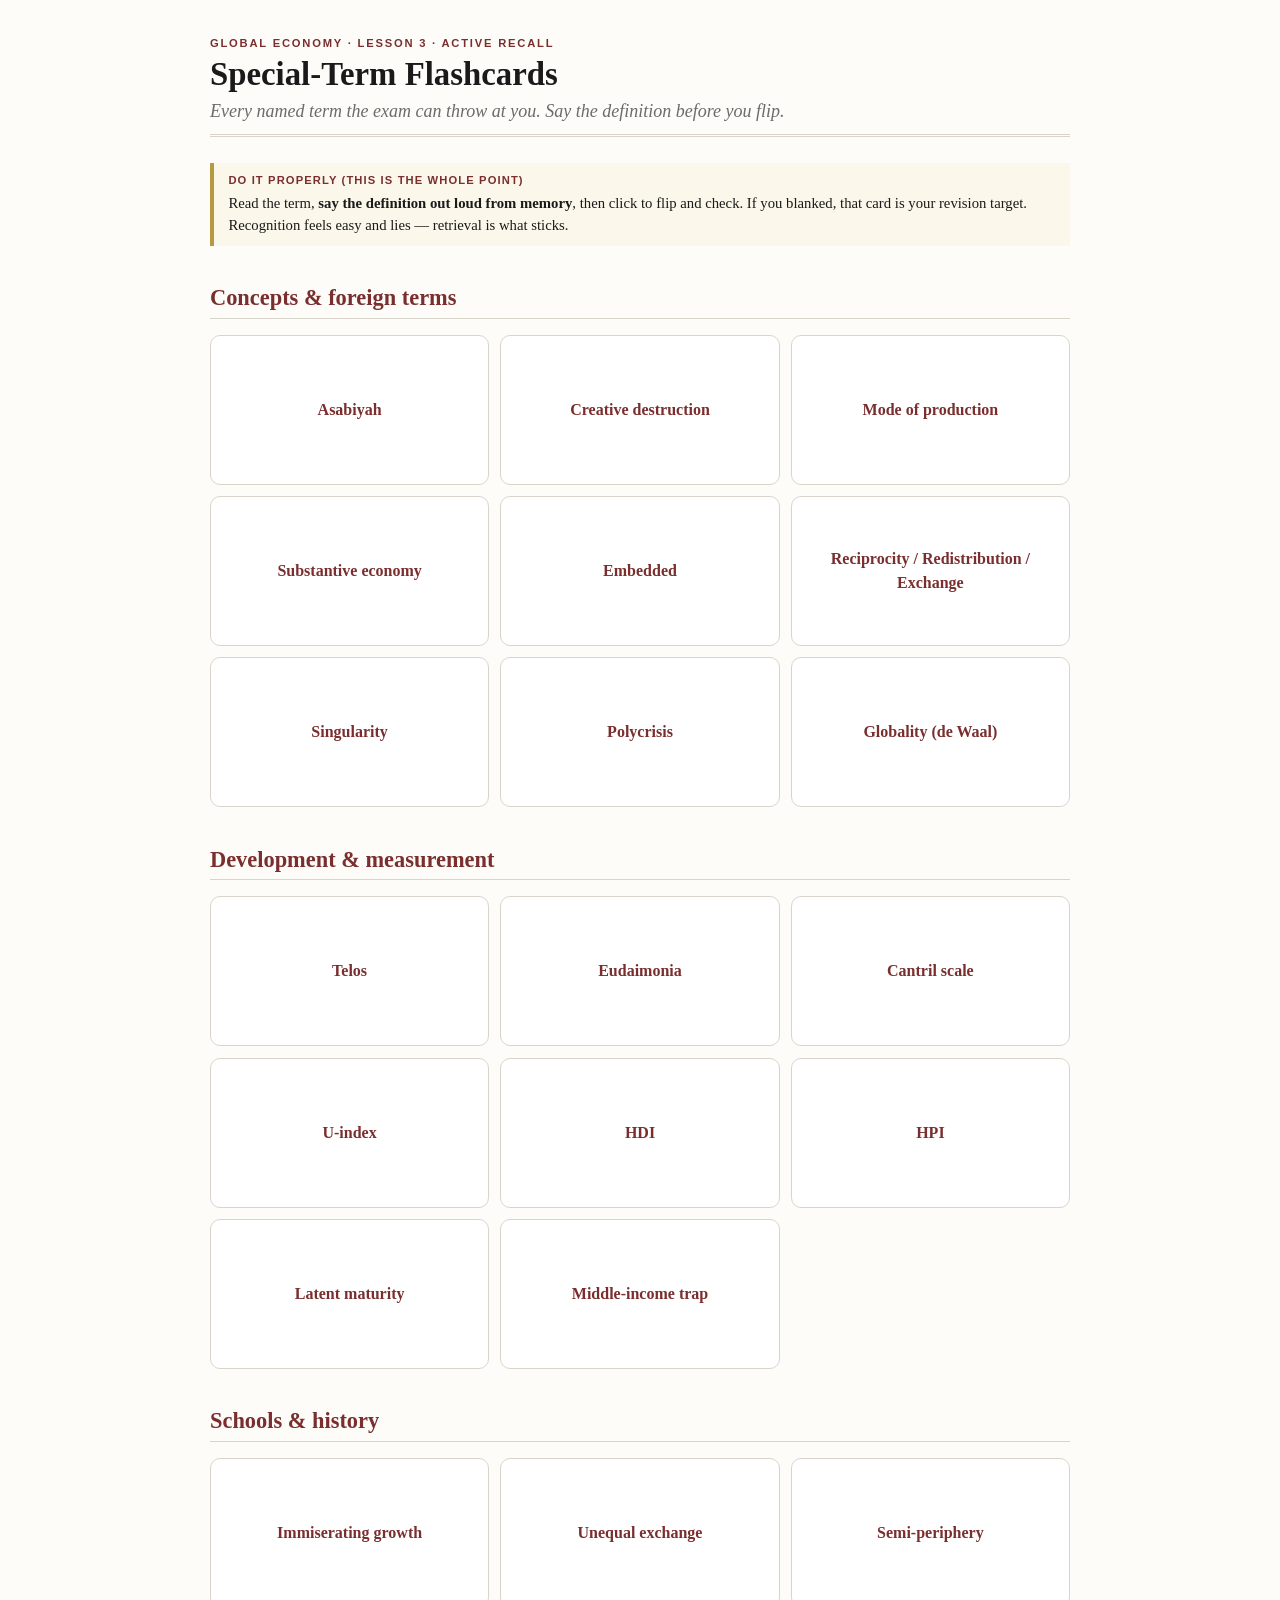
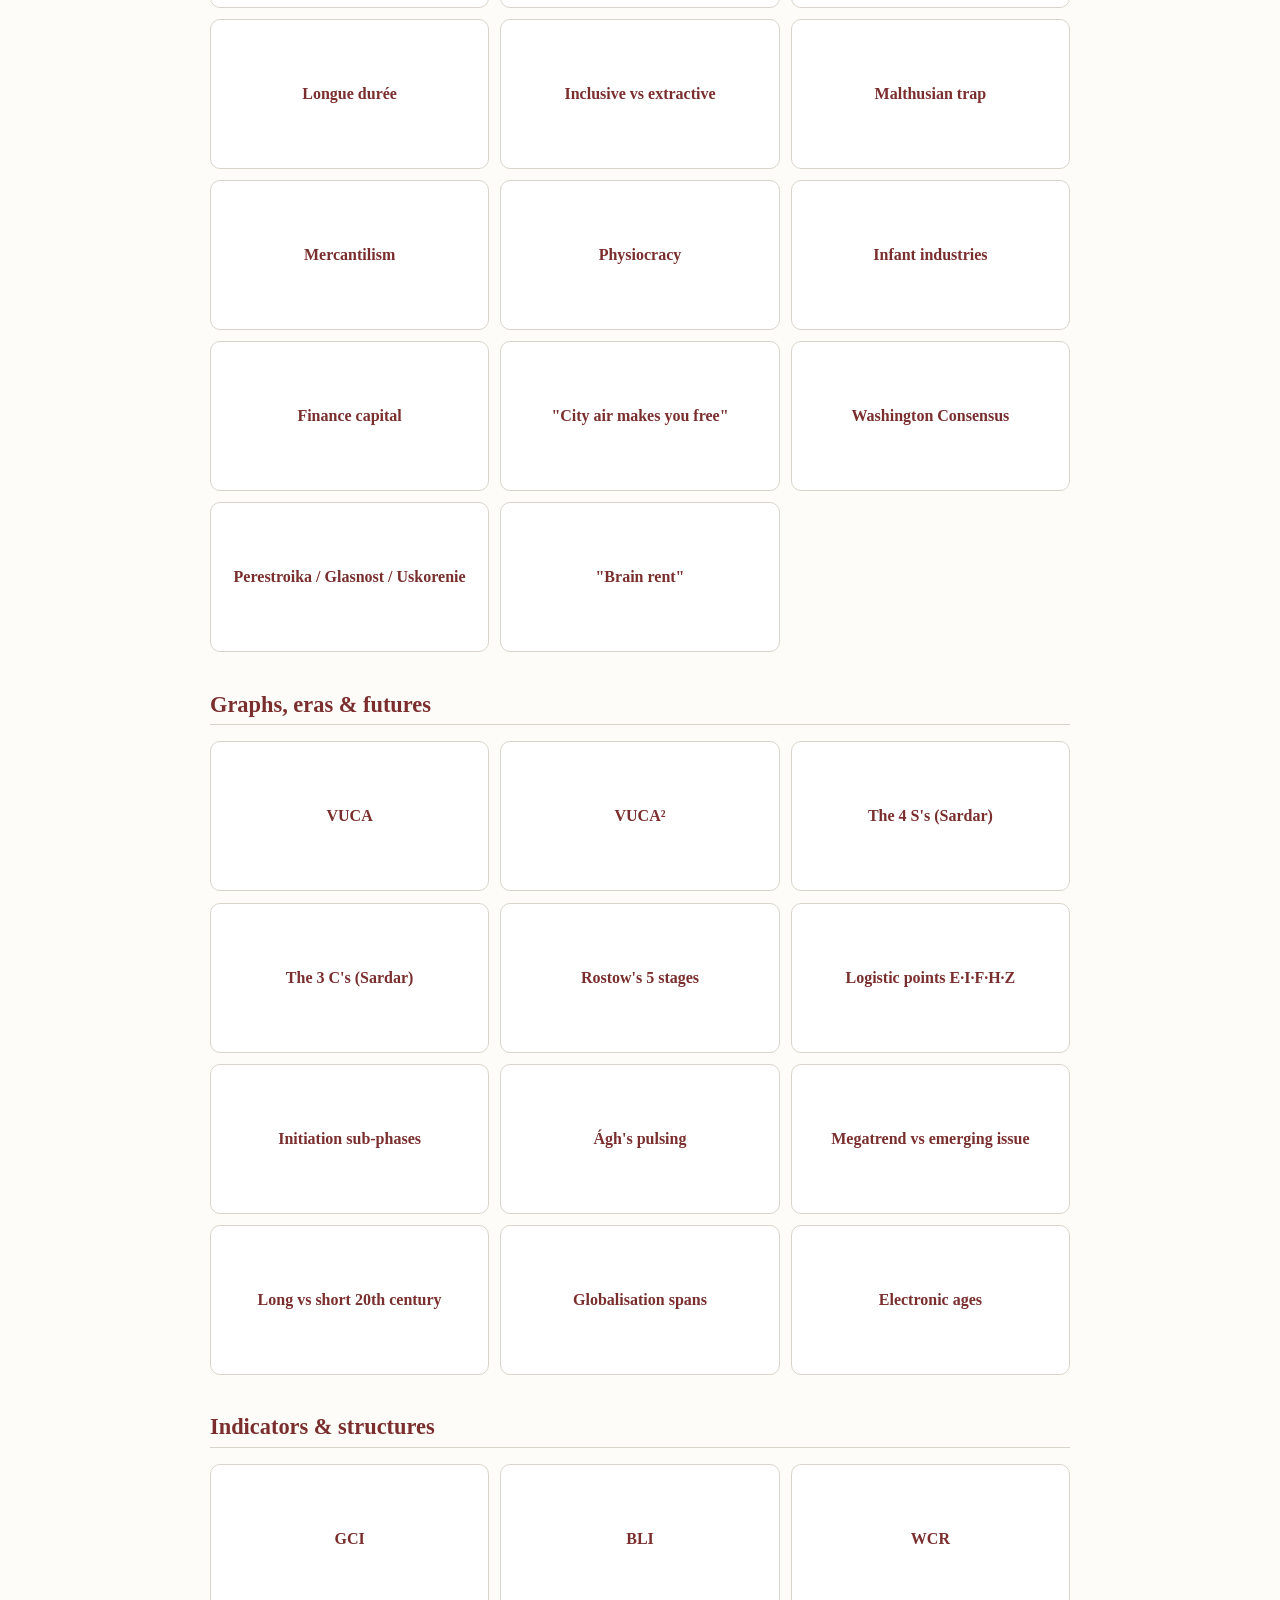
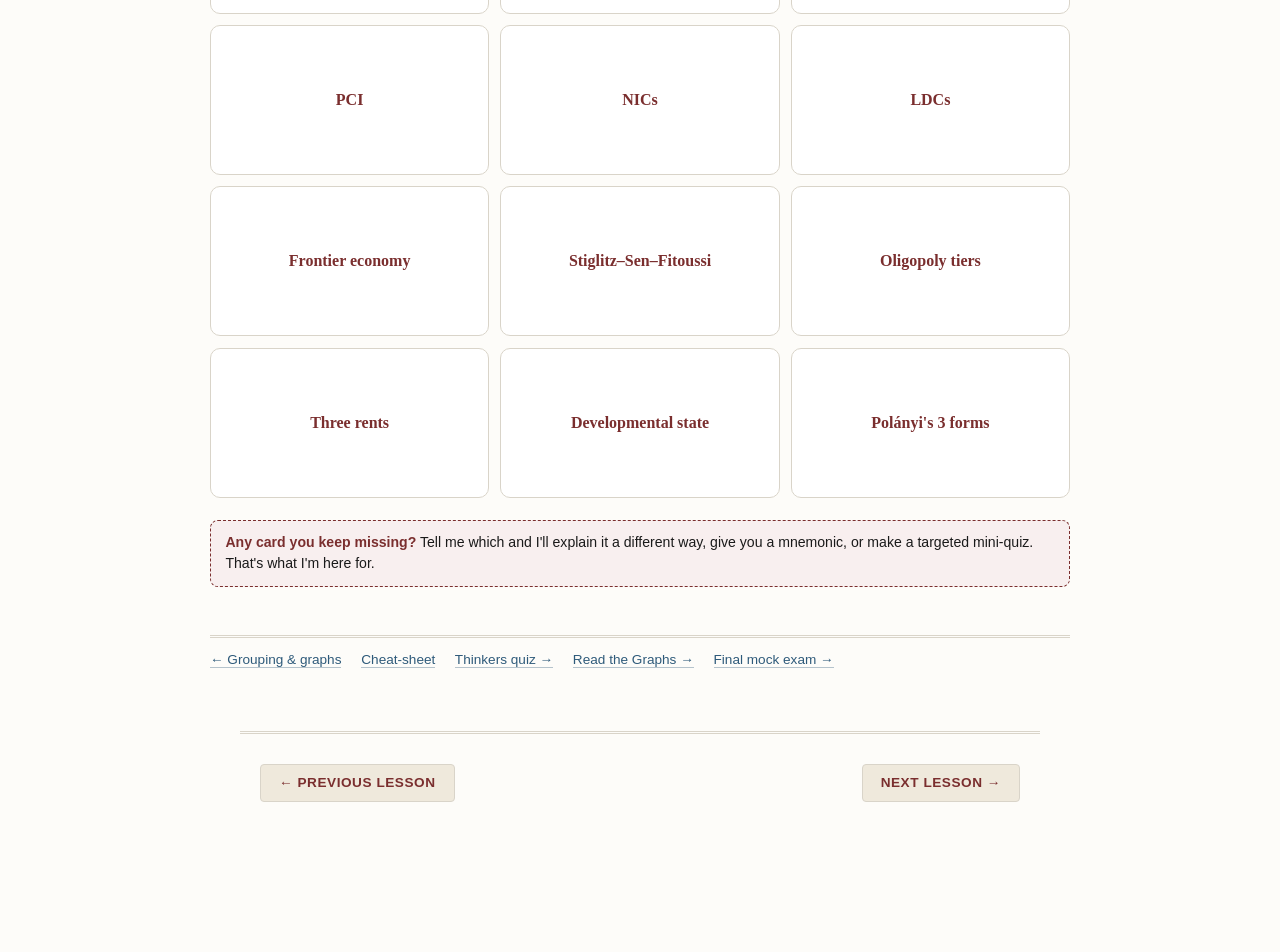
<file: docs/0003-flashcards.html>
<!doctype html>
<html lang="en">
<head>
<meta charset="utf-8">
<meta name="viewport" content="width=device-width, initial-scale=1">
<title>Lesson 3 · Term Flashcards</title>
<link rel="stylesheet" href="./assets/course.css">
<link rel="stylesheet" href="./assets/quiz.css">

<style>
.lesson-nav a {
    display: inline-block;
    padding: 8px 18px;
    background: #efe9dc;
    color: #7a2e2e !important;
    text-decoration: none;
    border: 1px solid #d9d4c9;
    border-radius: 4px;
    font-weight: 600;
    font-family: -apple-system, BlinkMacSystemFont, "Segoe UI", Helvetica, Arial, sans-serif;
    transition: background 0.2s ease, border-color 0.2s ease;
    letter-spacing: 0.04em;
    text-transform: uppercase;
    font-size: 0.85rem;
}
.lesson-nav a:hover {
    background: #d9d4c9;
    border-color: #b59a3f;
    text-decoration: none;
}
.lesson-nav {
    border-top: 3px double #d9d4c9;
    margin-top: 60px !important;
    padding-top: 30px !important;
    padding-bottom: 30px !important;
}
</style>

</head>
<body>
<div class="wrap">

<div class="masthead">
  <div class="kicker">Global Economy · Lesson 3 · Active recall</div>
  <h1>Special-Term Flashcards</h1>
  <p class="sub">Every named term the exam can throw at you. Say the definition <em>before</em> you flip.</p>
</div>

<div class="note">
  <span class="lbl">Do it properly (this is the whole point)</span>
  Read the term, <b>say the definition out loud from memory</b>, then click to flip and check. If you blanked, that card is your revision target. Recognition feels easy and lies — retrieval is what sticks.
</div>

<h2>Concepts &amp; foreign terms</h2>
<div id="cards-core"></div>

<h2>Development &amp; measurement</h2>
<div id="cards-dev"></div>

<h2>Schools &amp; history</h2>
<div id="cards-hist"></div>

<h2>Graphs, eras &amp; futures</h2>
<div id="cards-graphs"></div>

<h2>Indicators &amp; structures</h2>
<div id="cards-ind"></div>

<div class="ask">
  <b>Any card you keep missing?</b> Tell me which and I'll explain it a different way, give you a mnemonic, or make a targeted mini-quiz. That's what I'm here for.
</div>

<div class="foot">
  <a href="0002-grouping-and-graphs.html">← Grouping &amp; graphs</a>
  <a href="reference/0001-master-cheatsheet.html">Cheat-sheet</a>
  <a href="index.html">Thinkers quiz →</a>
  <a href="0004-read-the-graphs.html">Read the Graphs →</a>
  <a href="0006-final-practice-test.html">Final mock exam →</a>
</div>

</div>

<script src="./assets/quiz.js"></script>
<script>
GE.flashcards('#cards-core', [
  {front:'Asabiyah', back:'Group solidarity (Ibn Khaldun); rises and decays over the cycle. "Asabiyah residues" = lingering tribal/clan loyalty in modern societies.'},
  {front:'Creative destruction', back:'Schumpeter (from Marx): the "perennial gale" — new products/methods kill un-adaptive firms; capital &amp; labour reallocate to productive sectors.'},
  {front:'Mode of production', back:'Marx: how society organises material life = forces of production (tools, tech, labour) + relations of production (class/ownership).'},
  {front:'Substantive economy', back:'Polányi: economy as an instituted process of human–environment interaction, embedded in society.'},
  {front:'Embedded', back:'Polányi: economic activity is fundamentally lodged within social, religious and political frameworks — not a separate sphere.'},
  {front:'Reciprocity / Redistribution / Exchange', back:'Polányi\'s 3 forms of integration: symmetry / centre / price-making markets, respectively.'},
  {front:'Singularity', back:'Kurzweil (2005): exponential tech change → machine intelligence surpasses humans; human/machine line dissolves.'},
  {front:'Polycrisis', back:'Cascading global catastrophes and extinction-level risks interacting at once.'},
  {front:'Globality (de Waal)', back:'Wholeness — a world of healthy, "whole-some" relations, grounded in empathy.'},
]);

GE.flashcards('#cards-dev', [
  {front:'Telos', back:'Purpose / end-goal (Greek). Development seen as movement toward an end.'},
  {front:'Eudaimonia', back:'A sense of meaning and purpose in life / good psychological functioning. Subjective well-being.'},
  {front:'Cantril scale', back:'Subjective cognitive scaling of life satisfaction (a 0–10 "ladder"). Also Diener scale.'},
  {front:'U-index', back:'Share of time spent in an unpleasant emotional state — a happiness/affect measure.'},
  {front:'HDI', back:'Human Development Index (UNDP): life expectancy + schooling + GNI per capita.'},
  {front:'HPI', back:'Happy Planet Index (NEF): (life expectancy × well-being) ÷ ecological footprint.'},
  {front:'Latent maturity', back:'A development-model stage; potential not yet realised. (cf. developed / pseudo-developed / underdeveloped / sustainably developed.)'},
  {front:'Middle-income trap', back:'Middle-income countries stall before high-income — fail to upgrade institutions &amp; innovation.'},
]);

GE.flashcards('#cards-hist', [
  {front:'Immiserating growth', back:'Growth that worsens a poor country\'s terms of trade &amp; welfare (over-reliance on primary exports).'},
  {front:'Unequal exchange', back:'Dependency idea: core–periphery trade is inherently exploitative; value flows poor → rich.'},
  {front:'Semi-periphery', back:'Wallerstein: intermediate tier that stabilises the world-system (blocks a bipolar core-vs-periphery split).'},
  {front:'Longue durée', back:'Braudel: long-term historical rhythms; shaped Wallerstein\'s world-systems analysis.'},
  {front:'Inclusive vs extractive', back:'Institutions: inclusive = broad participation, secure property, innovation. Extractive = wealth to a narrow elite; stunts growth.'},
  {front:'Malthusian trap', back:'Population growth outruns production of necessities, holding living standards low.'},
  {front:'Mercantilism', back:'Wealth = gold &amp; silver; accumulate via trade restrictions &amp; export controls (Age of Commercial capital).'},
  {front:'Physiocracy', back:'Economic school of the commercial-capital era; land/agriculture as the true source of wealth.'},
  {front:'Infant industries', back:'Young industries needing temporary protection (tariffs/subsidies) to compete — Friedrich List.'},
  {front:'Finance capital', back:'Hilferding (1910): banks + industrial capital merge → monopolistic phase of capitalism.'},
  {front:'"City air makes you free"', back:'Medieval-city phrase: towndweller gains freedom/status vs the feudal countryside.'},
  {front:'Washington Consensus', back:'Neoliberal policy package: trade liberalisation, austerity, deregulation, export-led growth. Critic: Stiglitz.'},
  {front:'Perestroika / Glasnost / Uskorenie', back:'Gorbachev: restructuring / openness / acceleration — 1980s Soviet reforms → 1989–91 collapse.'},
  {front:'"Brain rent"', back:'Oligopoly pricing: stable excess profit from the constrained novelty/innovation factor (alongside production &amp; capital rent).'},
]);

GE.flashcards('#cards-graphs', [
  {front:'VUCA', back:'Volatility · Uncertainty · Complexity · Ambiguity. Axes: how much you know × how well you can predict results (HBR).'},
  {front:'VUCA²', back:'The second-order stamp: Vulnerability · Uncertainty · Criticality · Artificialisation — the polycrises panel.'},
  {front:'The 4 S\'s (Sardar)', back:'Postnormal drivers: Speed (accelerating), Scope (blowing up), Scale (shrinking), Simultaneity (multiplying).'},
  {front:'The 3 C\'s (Sardar)', back:'Postnormal conditions: Complexity, Chaos, Contradictions. "Old orthodoxies dying, new ones not yet born."'},
  {front:'Rostow\'s 5 stages', back:'Traditional society → Preconditions for take-off → Take-off → Drive to maturity → Age of mass consumption. (Modernisation school.)'},
  {front:'Logistic points E·I·F·H·Z', back:'E lower elbow (proves viable) · I inflection (deepest change) · F upper elbow (limit visible) · H saturation (decline starts) · Z run-off end (max approached).'},
  {front:'Initiation sub-phases', back:'Prenatal → Perinatal → Initiation → Verification (then Growth; Maturity = Deceleration + Saturation).'},
  {front:'Ágh\'s pulsing', back:'Dynamics alternate extensive → intensive → extensive → intensive across 1450–1640, 1640–1780, 1780–1870, 1870–(?). Sources: trade, trade, production, factors (K,L).'},
  {front:'Megatrend vs emerging issue', back:'Megatrend rides the OLD development curve to its plateau; emerging issues creep in on the dotted line and become the NEW curve (Gáspár 2012).'},
  {front:'Long vs short 20th century', back:'Long: 1870~2000 (second reflex). Short: 1919–1989 (between the wars\' settlement and the Wall).'},
  {front:'Globalisation spans', back:'Ancient empires · 1492– (Discovery) · 1870s– (2nd Industrial Rev.) · 1989–? (global age, open-ended).'},
  {front:'Electronic ages', back:'High current age 1870–1930s (electrification) · Low current age 1920s–1990 (household electronics, radio/TV) · Microelectronic 1980+ (chip).'},
]);

GE.flashcards('#cards-ind', [
  {front:'GCI', back:'Global Competitiveness Index — WEF. Micro + macro foundations of national competitiveness.'},
  {front:'BLI', back:'Better Life Index — OECD. Well-being across 11 topics (housing, income, jobs, community, education…).'},
  {front:'WCR', back:'World Competitiveness Ranking — IMD. 4 factors: economic performance, government efficiency, business efficiency, infrastructure.'},
  {front:'PCI', back:'Per Capita Income = total income ÷ population. Ignores inequality.'},
  {front:'NICs', back:'Newly Industrialised Countries — agriculture → export manufacturing; fast-growing, not yet developed.'},
  {front:'LDCs', back:'Least Developed Countries — official UN designation: lowest indicators, extreme poverty, high vulnerability.'},
  {front:'Frontier economy', back:'Smaller, less liquid, riskier than emerging — weak regulation, low transparency, but high long-term potential.'},
  {front:'Stiglitz–Sen–Fitoussi', back:'2009 commission: "GDP isn\'t enough" — measure well-being and sustainability.'},
  {front:'Oligopoly tiers', back:'Oligopolistic sector (few dominant firms) · Symbionts (live off the giants) · Outsiders (peak-capacity fillers).'},
  {front:'Three rents', back:'Natural resources → production rent · capital/tech → capital rent · novelty → brain rent. Routine labour: unconstrained → lowest wage.'},
  {front:'Developmental state', back:'State as active orchestrator: coordinates actors, corrects market failures, plans long-term, builds infrastructure.'},
  {front:'Polányi\'s 3 forms', back:'Reciprocity (symmetry) · Redistribution (centricity) · Exchange (price-making markets).'},
]);
</script>

<div class="lesson-nav" style="margin: 40px auto; max-width: 800px; display: flex; justify-content: space-between; padding: 20px;">
  <div><a href="0002-grouping-and-graphs.html">&larr; Previous Lesson</a></div>
    <div><a href="0004-read-the-graphs.html">Next Lesson &rarr;</a></div>
</div>
</body>
</html>
</file>
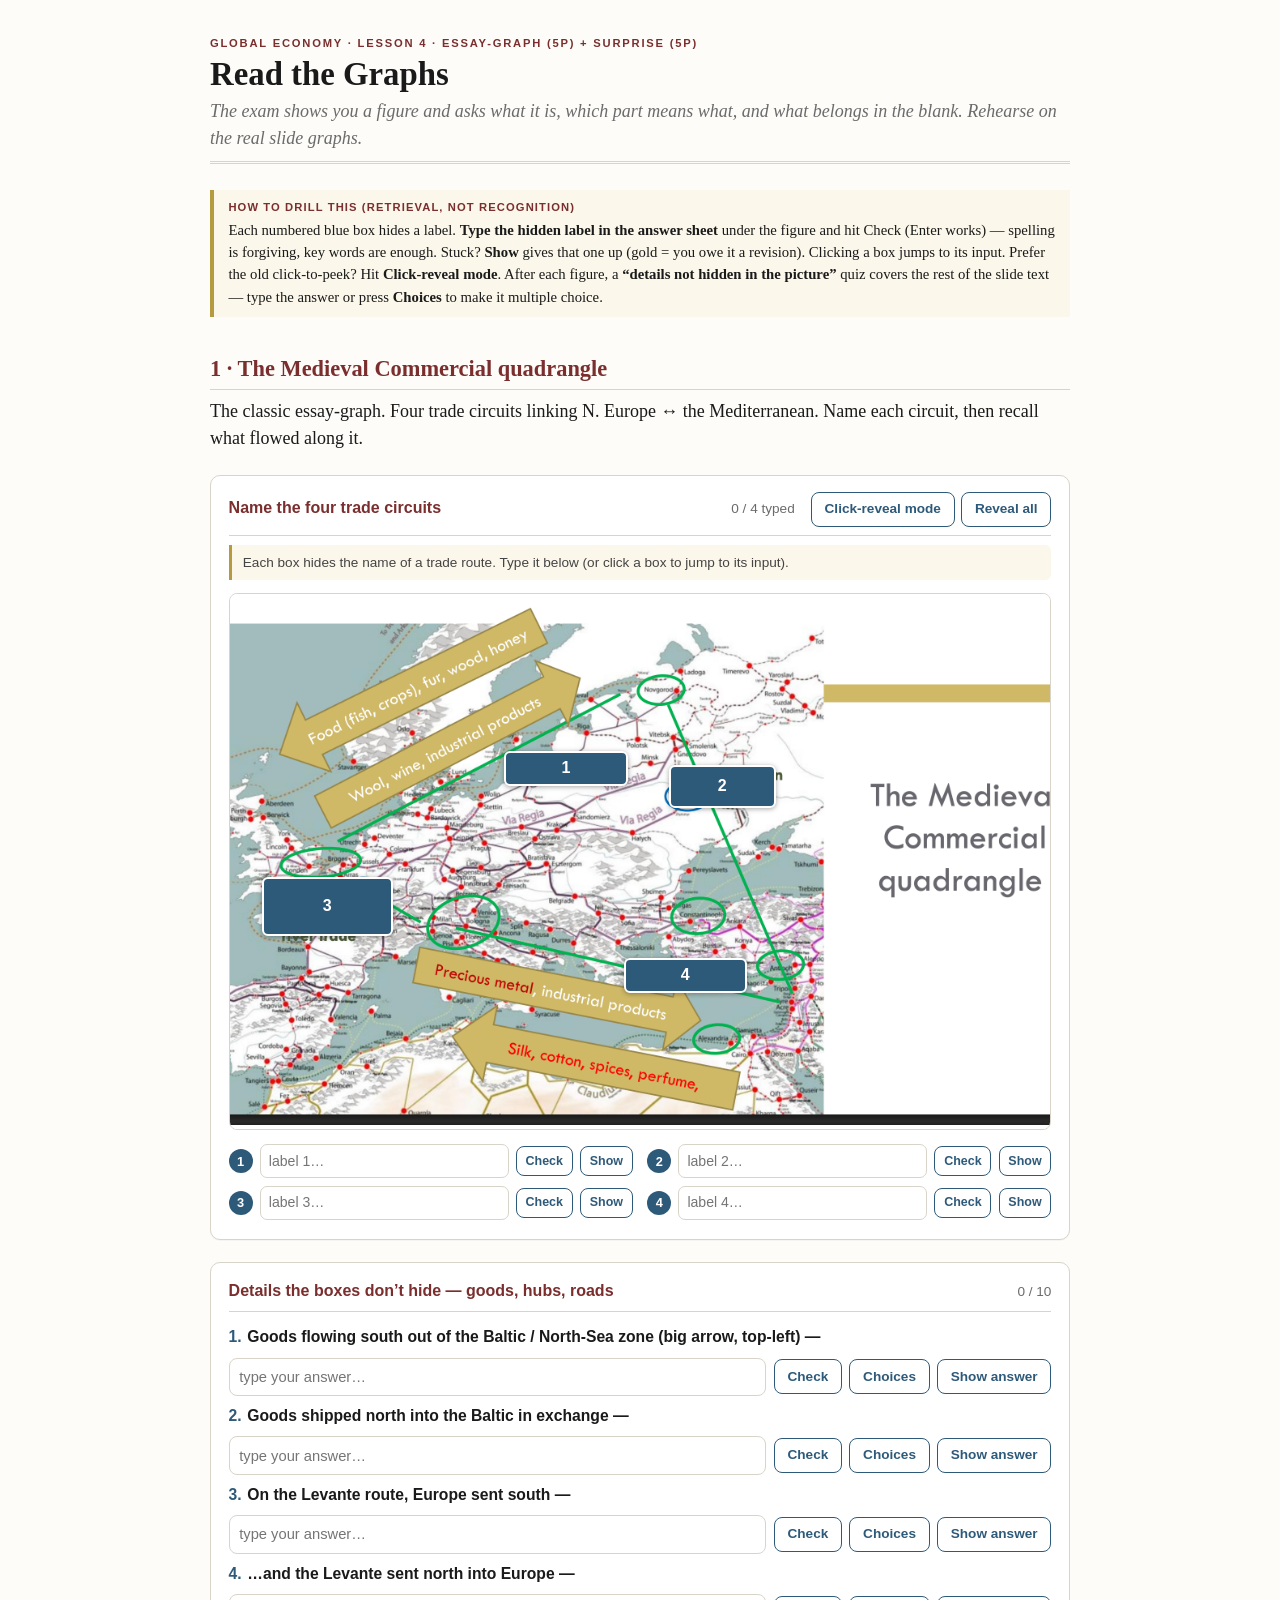
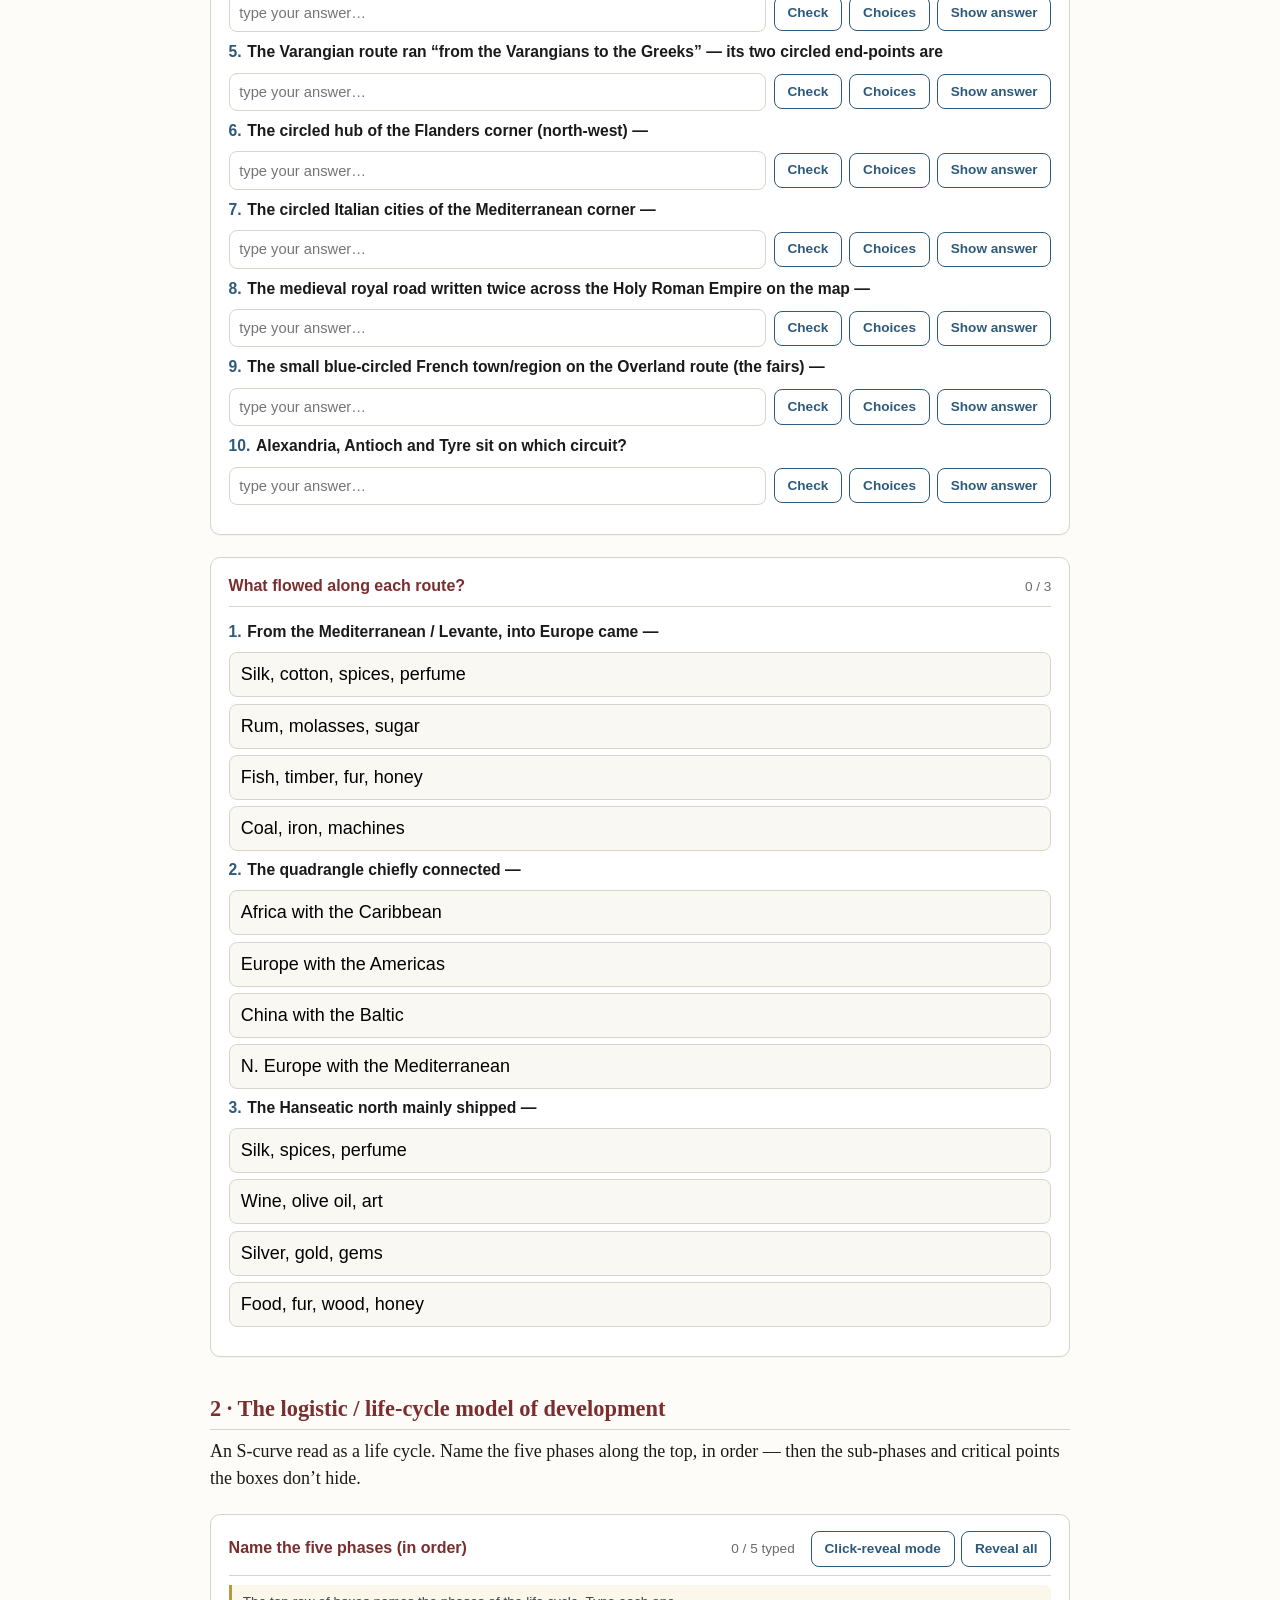
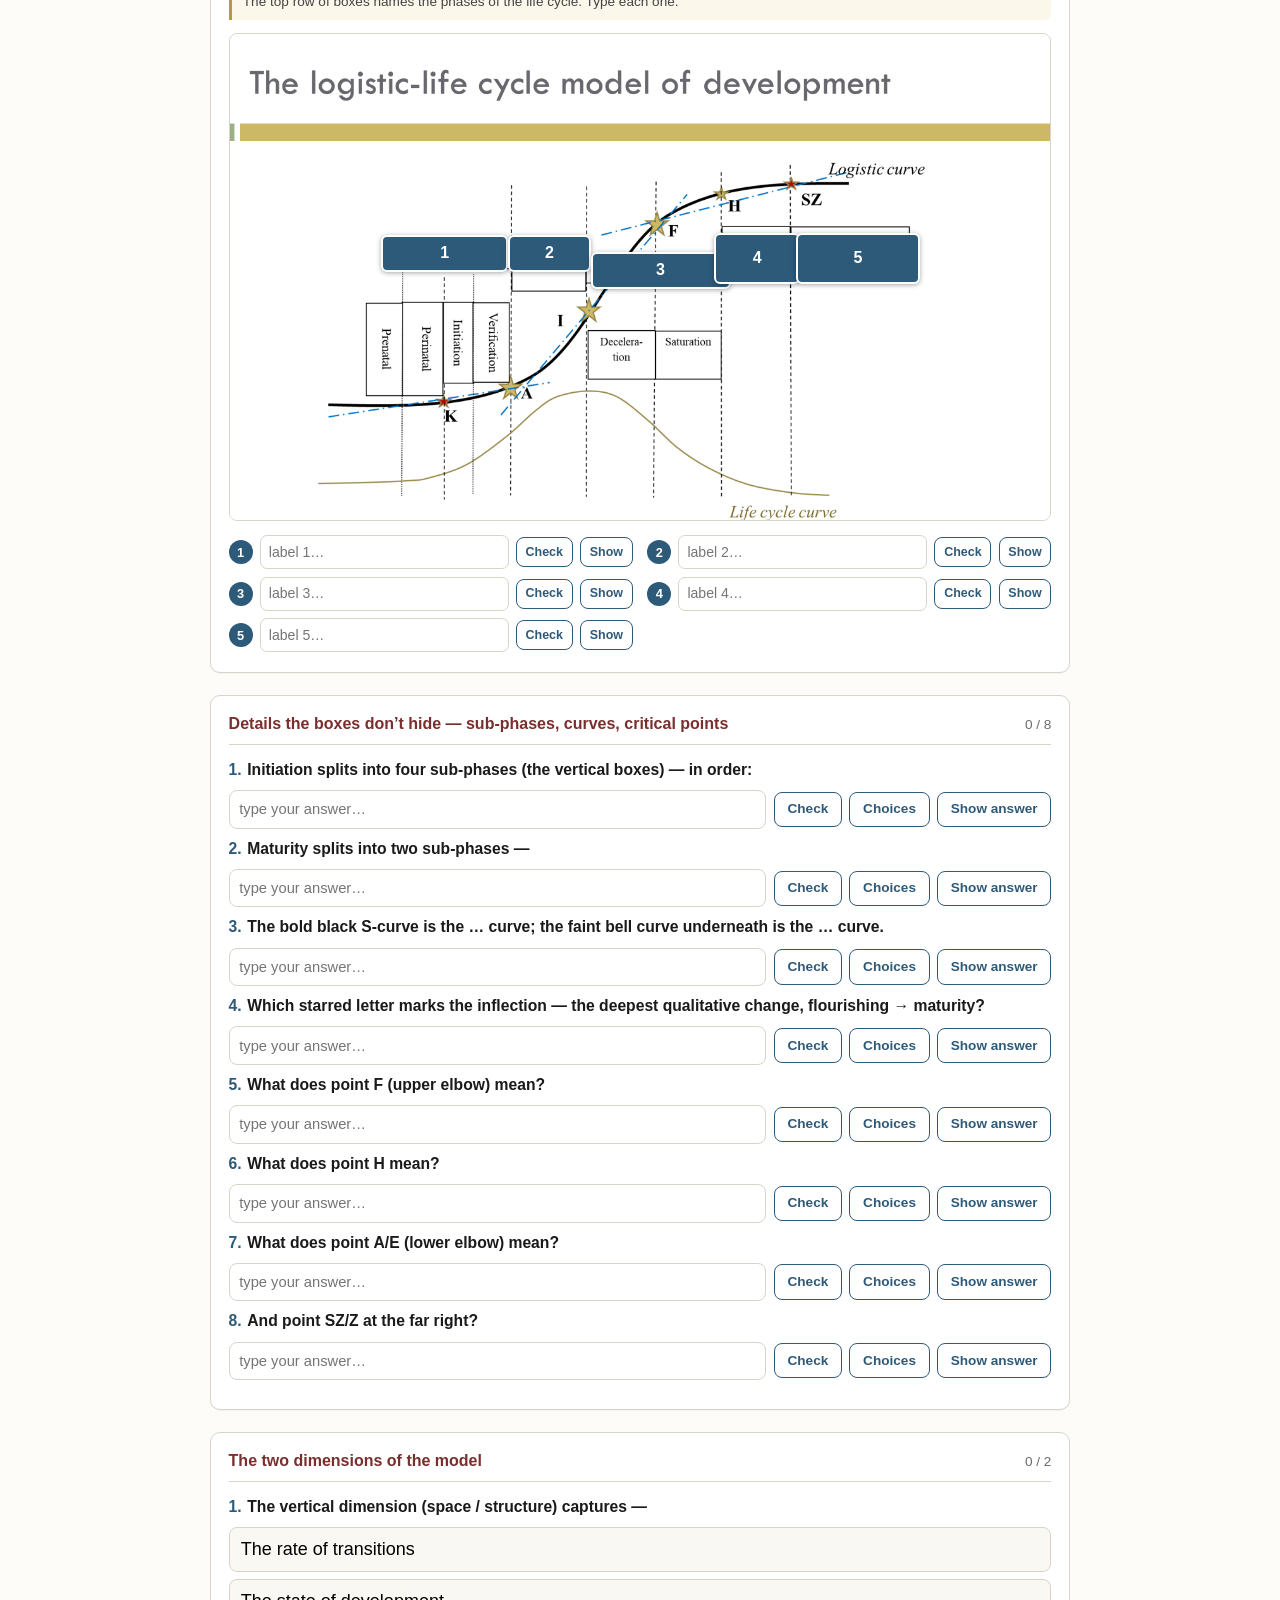
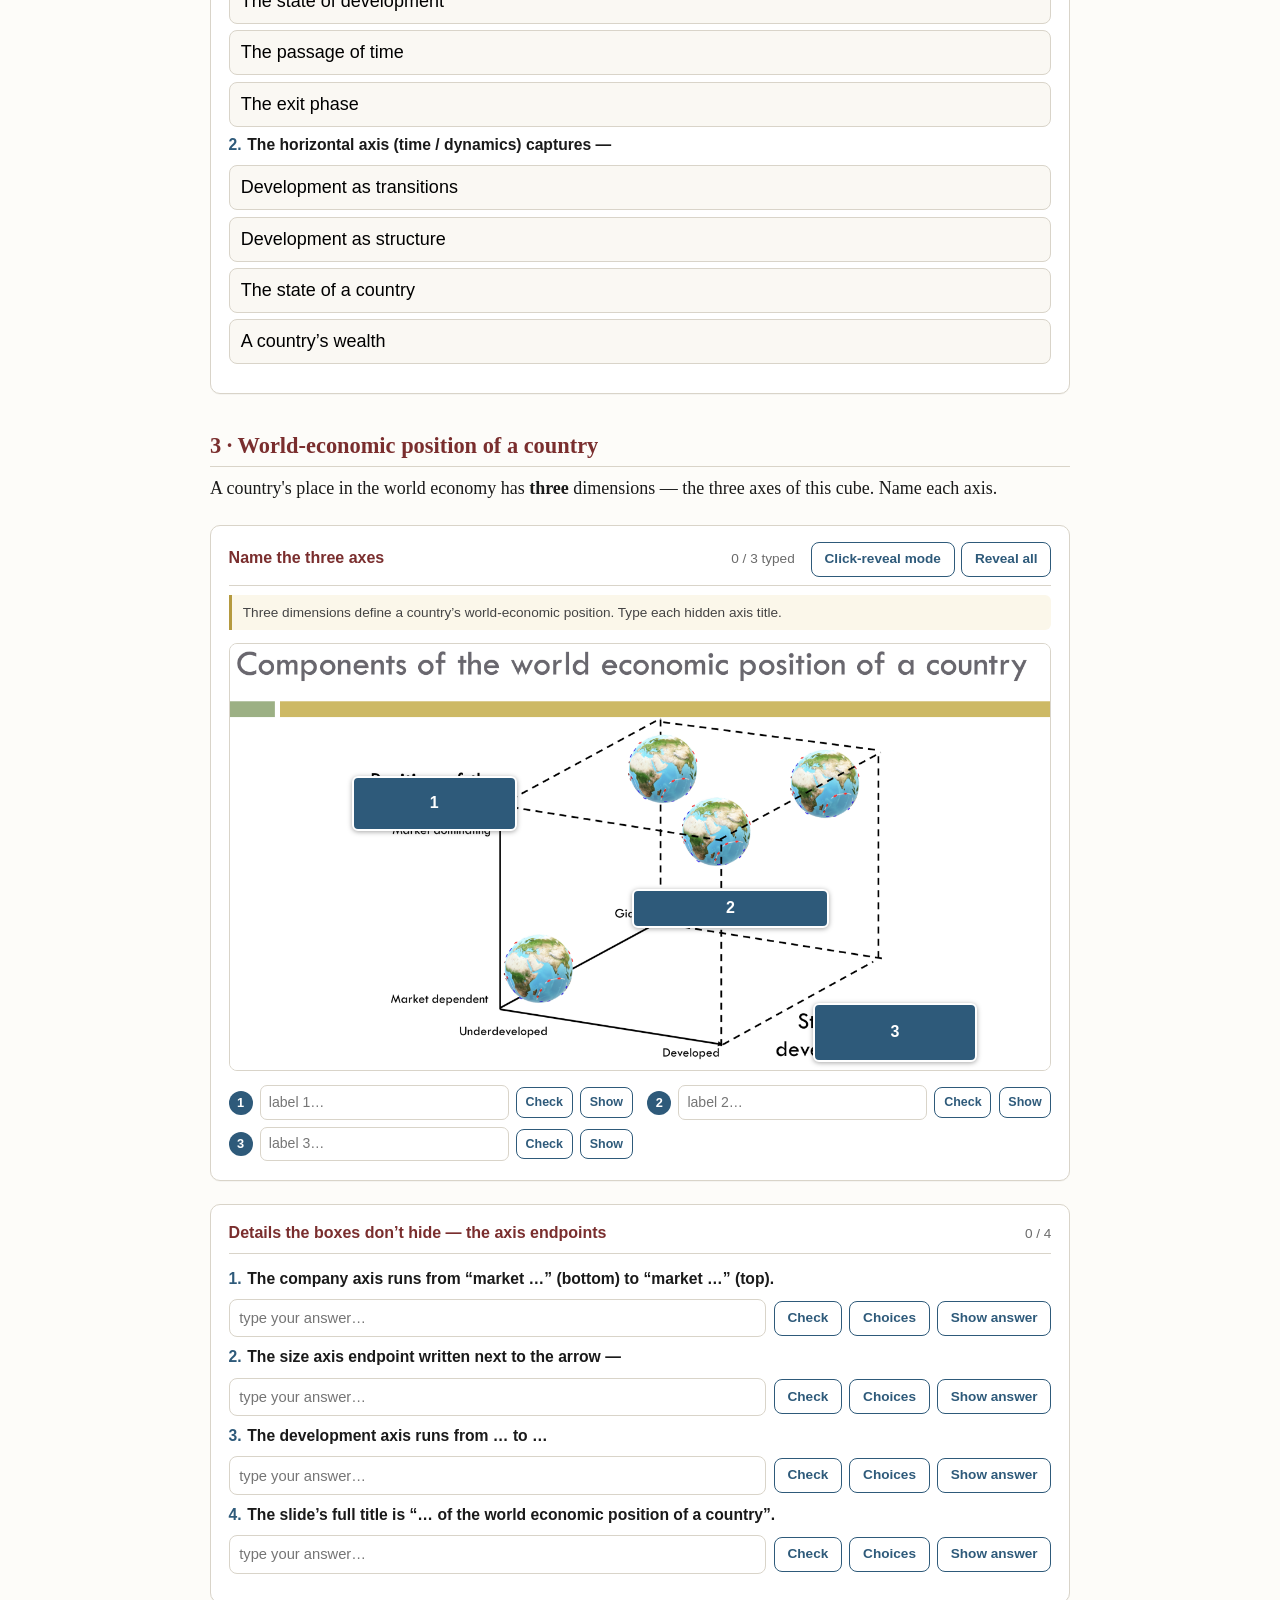
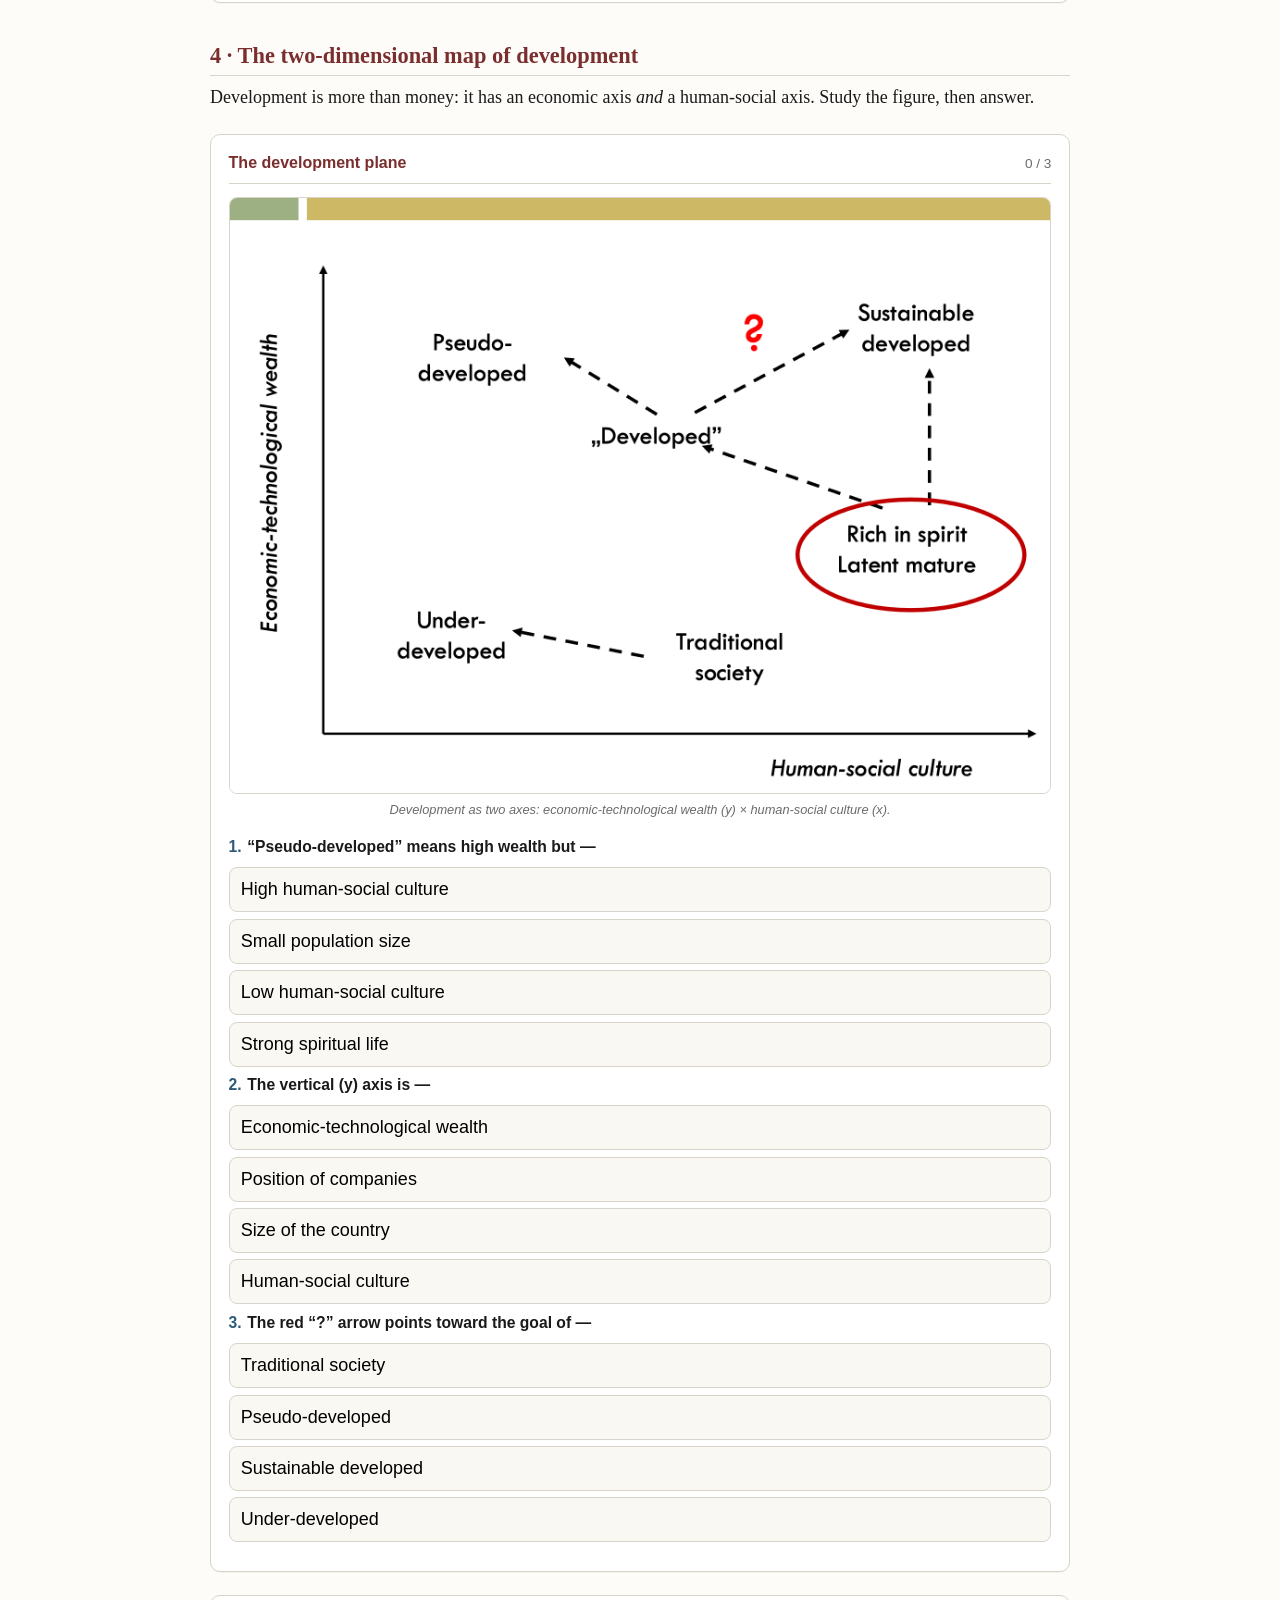
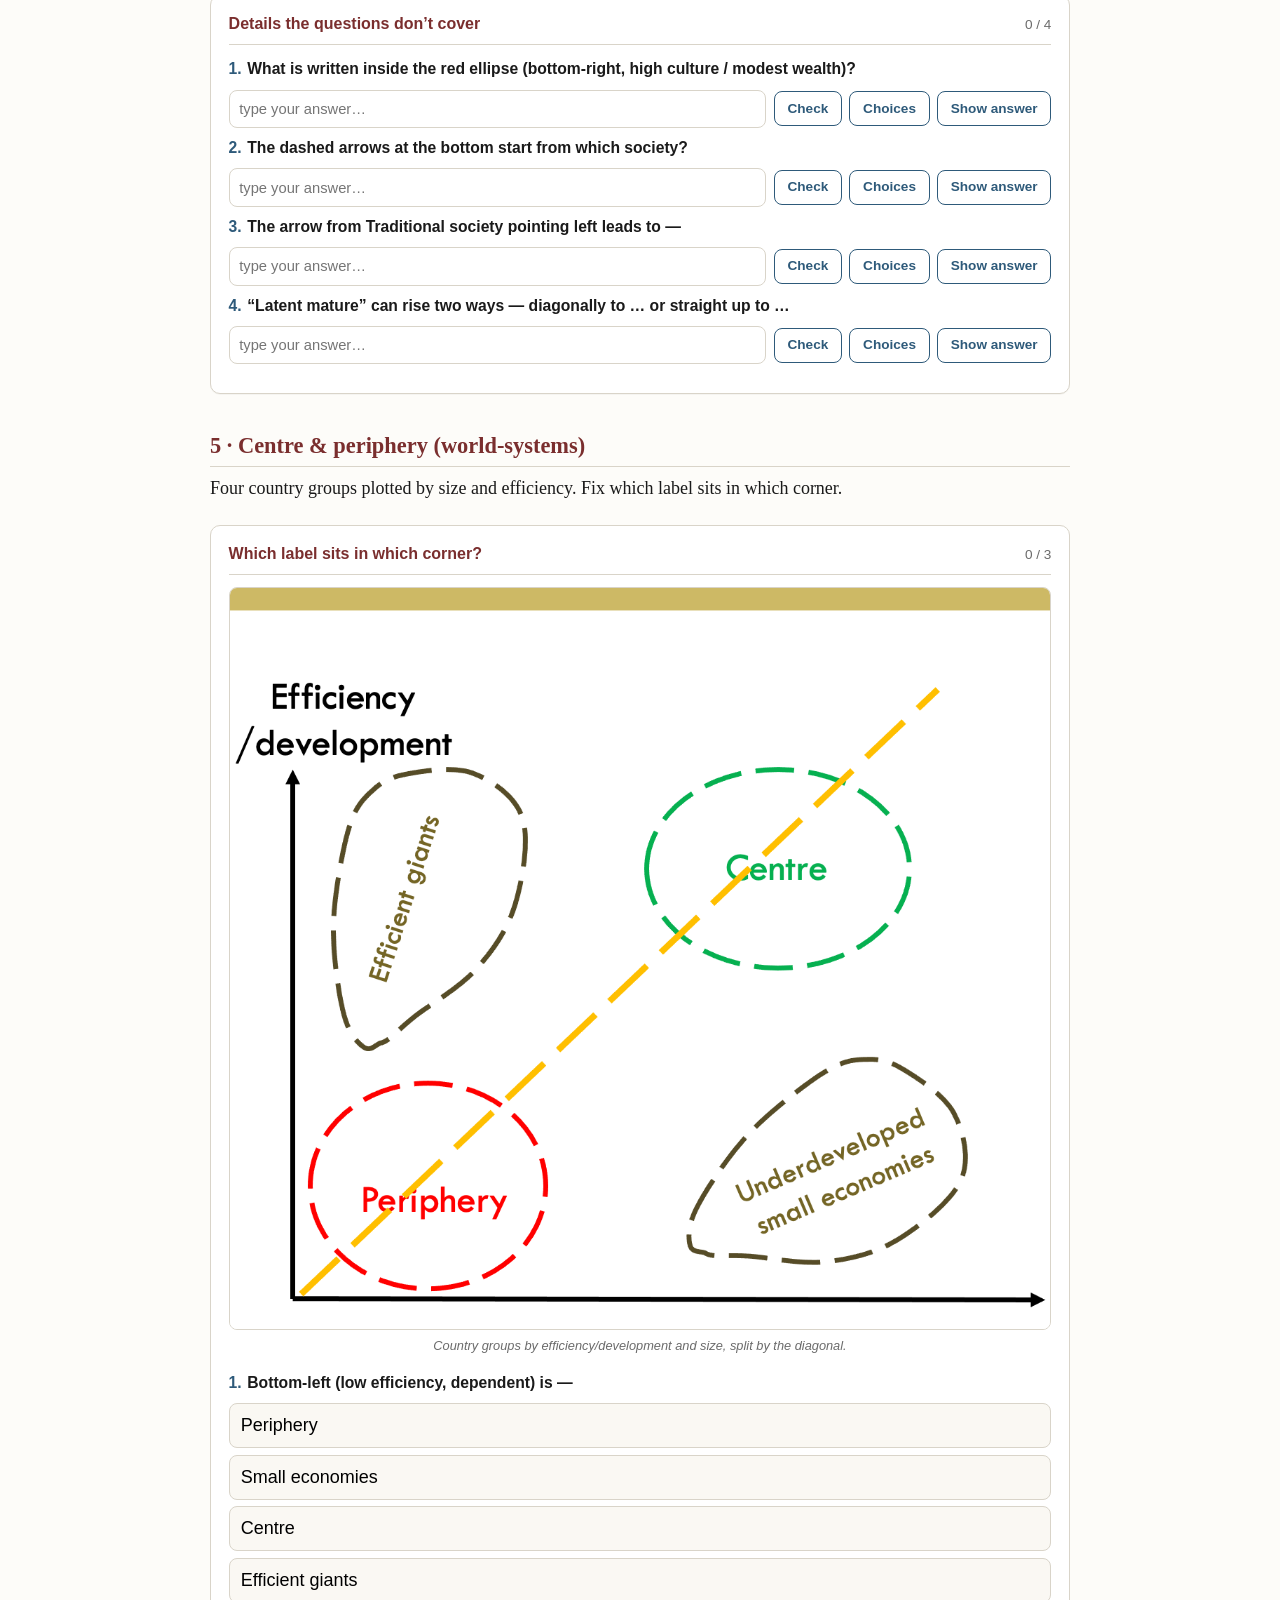
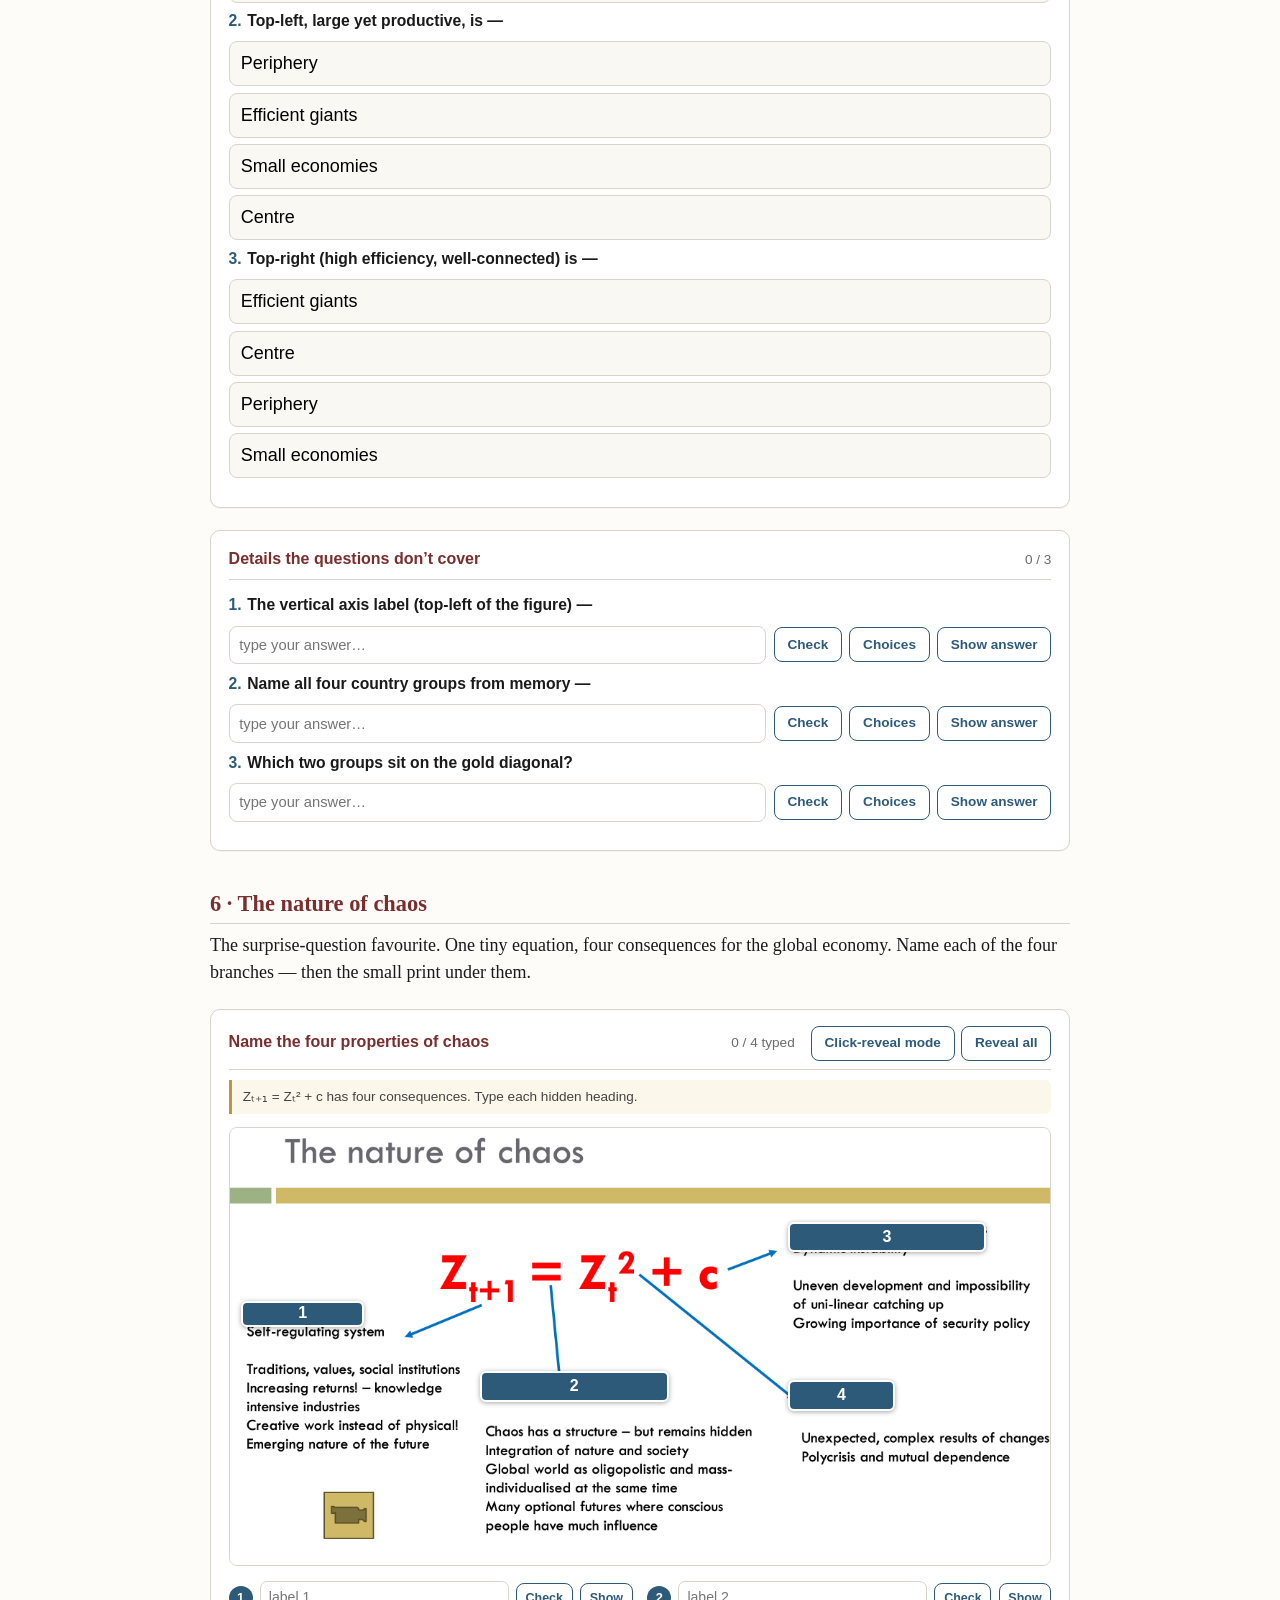
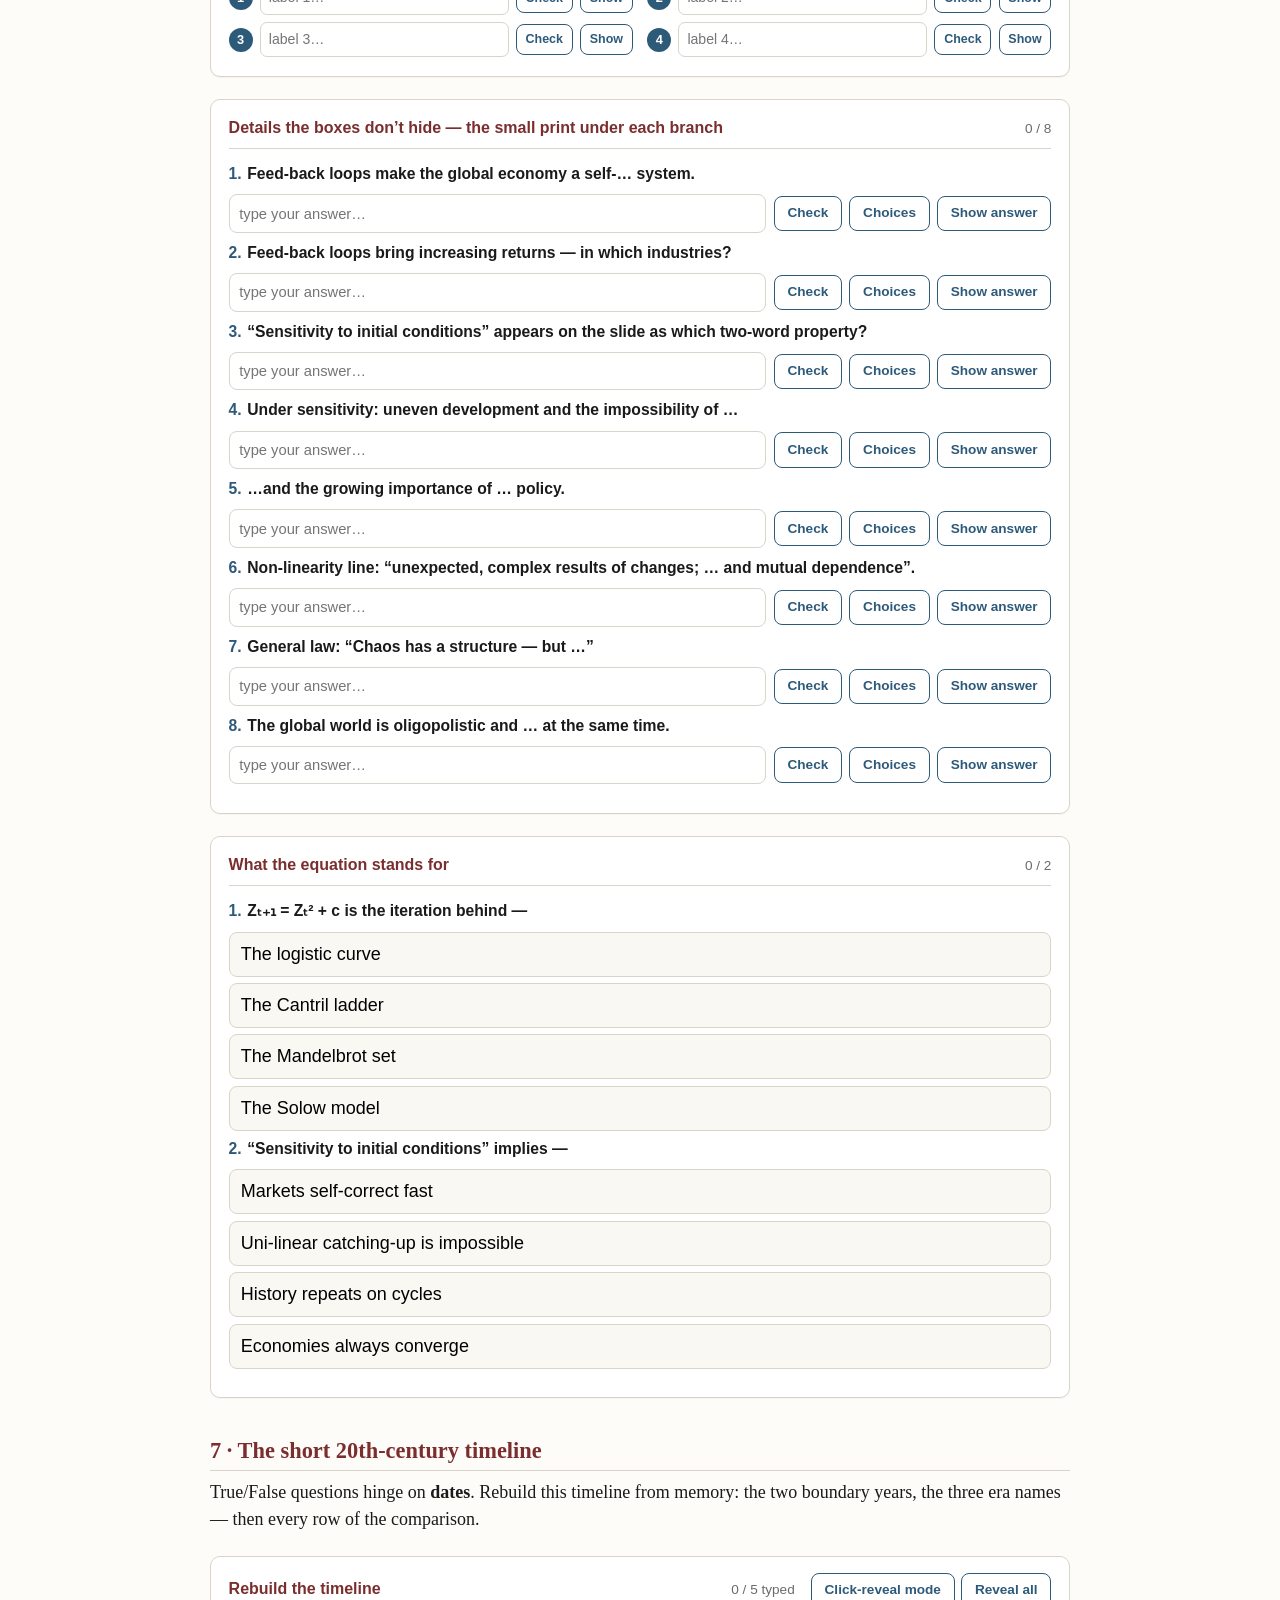
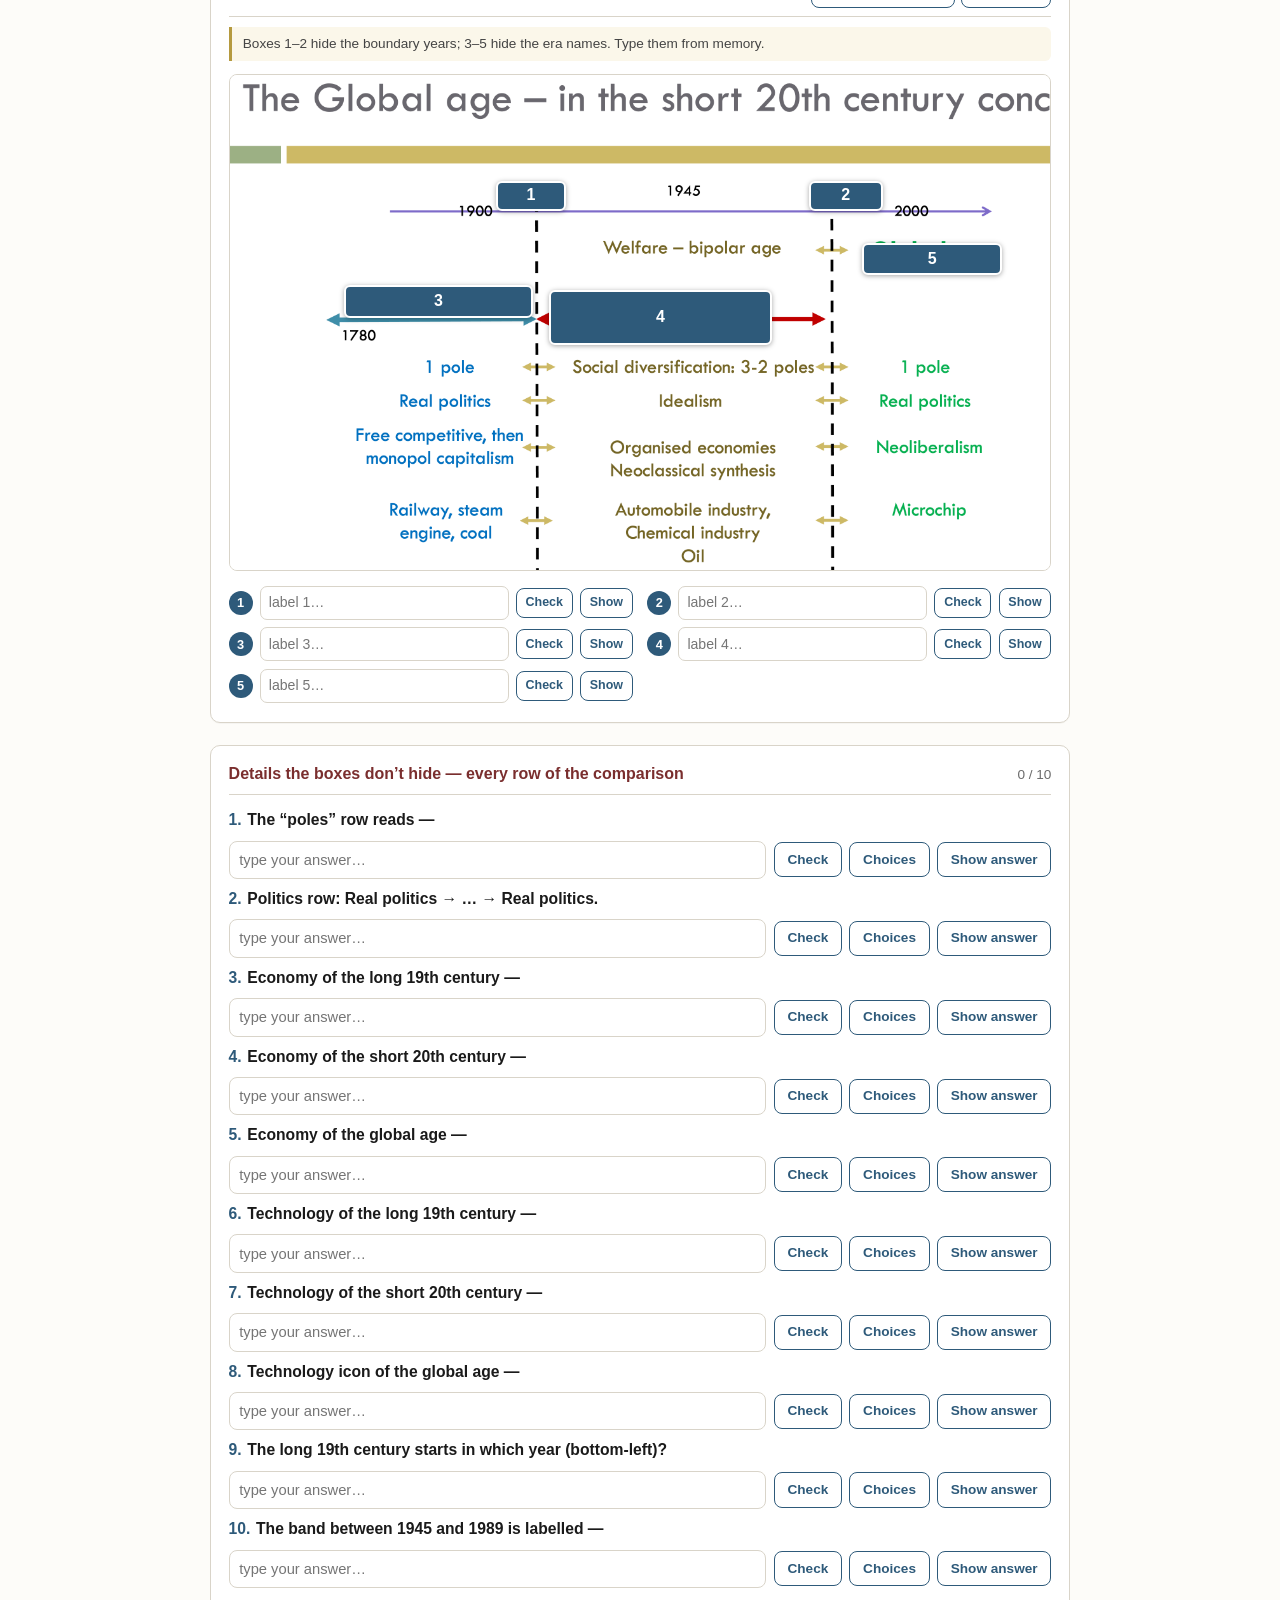
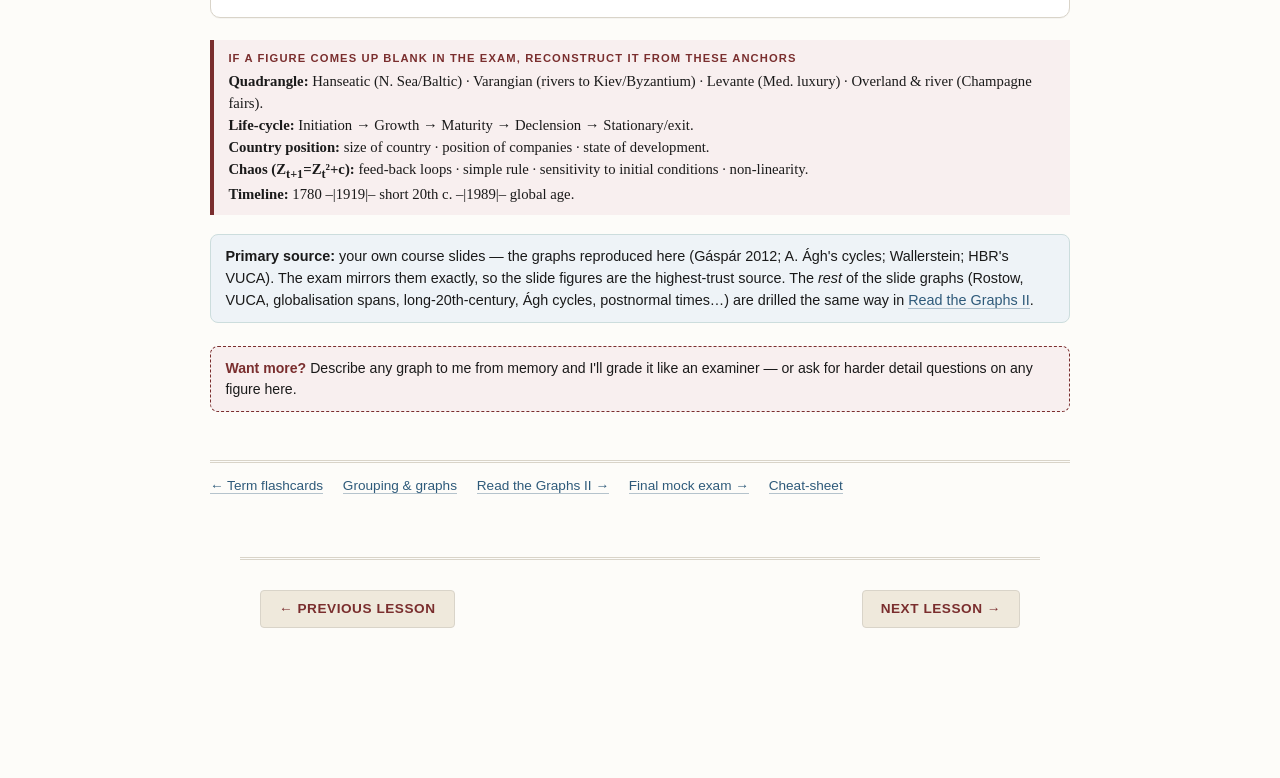
<file: docs/0004-read-the-graphs.html>
<!doctype html>
<html lang="en">
<head>
<meta charset="utf-8">
<meta name="viewport" content="width=device-width, initial-scale=1">
<title>Lesson 4 · Read the Graphs</title>
<link rel="stylesheet" href="./assets/course.css">
<link rel="stylesheet" href="./assets/quiz.css">
<link rel="stylesheet" href="./assets/imgquiz.css">

<style>
.lesson-nav a {
    display: inline-block;
    padding: 8px 18px;
    background: #efe9dc;
    color: #7a2e2e !important;
    text-decoration: none;
    border: 1px solid #d9d4c9;
    border-radius: 4px;
    font-weight: 600;
    font-family: -apple-system, BlinkMacSystemFont, "Segoe UI", Helvetica, Arial, sans-serif;
    transition: background 0.2s ease, border-color 0.2s ease;
    letter-spacing: 0.04em;
    text-transform: uppercase;
    font-size: 0.85rem;
}
.lesson-nav a:hover {
    background: #d9d4c9;
    border-color: #b59a3f;
    text-decoration: none;
}
.lesson-nav {
    border-top: 3px double #d9d4c9;
    margin-top: 60px !important;
    padding-top: 30px !important;
    padding-bottom: 30px !important;
}
</style>

</head>
<body>
<div class="wrap">

<div class="masthead">
  <div class="kicker">Global Economy · Lesson 4 · Essay-graph (5p) + Surprise (5p)</div>
  <h1>Read the Graphs</h1>
  <p class="sub">The exam shows you a figure and asks what it is, which part means what, and what belongs in the blank. Rehearse on the real slide graphs.</p>
</div>

<div class="note">
  <span class="lbl">How to drill this (retrieval, not recognition)</span>
  Each numbered blue box hides a label. <b>Type the hidden label in the answer sheet</b> under the figure and hit Check (Enter works) — spelling is forgiving, key words are enough. Stuck? <b>Show</b> gives that one up (gold = you owe it a revision). Clicking a box jumps to its input. Prefer the old click-to-peek? Hit <b>Click-reveal mode</b>. After each figure, a <b>“details not hidden in the picture”</b> quiz covers the rest of the slide text — type the answer or press <b>Choices</b> to make it multiple choice.
</div>

<!-- ============ 1. MEDIEVAL QUADRANGLE ============ -->
<h2 id="quadrangle">1 · The Medieval Commercial quadrangle</h2>
<p>The classic essay-graph. Four trade circuits linking N. Europe ↔ the Mediterranean. Name each circuit, then recall what flowed along it.</p>
<div id="r-quad"></div>
<div id="d-quad"></div>
<div id="q-quad"></div>

<!-- ============ 2. LOGISTIC LIFE-CYCLE ============ -->
<h2 id="logistic">2 · The logistic / life-cycle model of development</h2>
<p>An S-curve read as a life cycle. Name the five phases along the top, in order — then the sub-phases and critical points the boxes don’t hide.</p>
<div id="r-logi"></div>
<div id="d-logi"></div>
<div id="q-logi"></div>

<!-- ============ 3. COUNTRY-POSITION CUBE ============ -->
<h2 id="cube">3 · World-economic position of a country</h2>
<p>A country's place in the world economy has <b>three</b> dimensions — the three axes of this cube. Name each axis.</p>
<div id="r-cube"></div>
<div id="d-cube"></div>

<!-- ============ 4. DEVELOPMENT QUADRANT ============ -->
<h2 id="quadrant">4 · The two-dimensional map of development</h2>
<p>Development is more than money: it has an economic axis <em>and</em> a human-social axis. Study the figure, then answer.</p>
<div id="q-quadrant"></div>
<div id="d-quadrant"></div>

<!-- ============ 5. CENTRE–PERIPHERY ============ -->
<h2 id="centre">5 · Centre &amp; periphery (world-systems)</h2>
<p>Four country groups plotted by size and efficiency. Fix which label sits in which corner.</p>
<div id="q-centre"></div>
<div id="d-centre"></div>

<!-- ============ 6. CHAOS EQUATION ============ -->
<h2 id="chaos">6 · The nature of chaos</h2>
<p>The surprise-question favourite. One tiny equation, four consequences for the global economy. Name each of the four branches — then the small print under them.</p>
<div id="r-chaos"></div>
<div id="d-chaos"></div>
<div id="q-chaos"></div>

<!-- ============ 7. SHORT 20TH CENTURY ============ -->
<h2 id="timeline">7 · The short 20th-century timeline</h2>
<p>True/False questions hinge on <b>dates</b>. Rebuild this timeline from memory: the two boundary years, the three era names — then every row of the comparison.</p>
<div id="r-time"></div>
<div id="d-time"></div>

<div class="key">
  <span class="lbl">If a figure comes up blank in the exam, reconstruct it from these anchors</span>
  <b>Quadrangle:</b> Hanseatic (N. Sea/Baltic) · Varangian (rivers to Kiev/Byzantium) · Levante (Med. luxury) · Overland &amp; river (Champagne fairs).<br>
  <b>Life-cycle:</b> Initiation → Growth → Maturity → Declension → Stationary/exit.<br>
  <b>Country position:</b> size of country · position of companies · state of development.<br>
  <b>Chaos (Z<sub>t+1</sub>=Z<sub>t</sub>²+c):</b> feed-back loops · simple rule · sensitivity to initial conditions · non-linearity.<br>
  <b>Timeline:</b> 1780 –|1919|– short 20th c. –|1989|– global age.
</div>

<div class="primary-src">
  <b>Primary source:</b> your own course slides — the graphs reproduced here (Gáspár 2012; A. Ágh's cycles; Wallerstein; HBR's VUCA). The exam mirrors them exactly, so the slide figures are the highest-trust source. The <em>rest</em> of the slide graphs (Rostow, VUCA, globalisation spans, long-20th-century, Ágh cycles, postnormal times…) are drilled the same way in <a href="0005-read-the-graphs-2.html">Read the Graphs II</a>.
</div>

<div class="ask">
  <b>Want more?</b> Describe any graph to me from memory and I'll grade it like an examiner — or ask for harder detail questions on any figure here.
</div>

<div class="foot">
  <a href="0003-flashcards.html">← Term flashcards</a>
  <a href="0002-grouping-and-graphs.html">Grouping &amp; graphs</a>
  <a href="0005-read-the-graphs-2.html">Read the Graphs II →</a>
  <a href="0006-final-practice-test.html">Final mock exam →</a>
  <a href="reference/0001-master-cheatsheet.html">Cheat-sheet</a>
</div>

</div>

<script src="./assets/quiz.js"></script>
<script>
/* ---- 1. Medieval quadrangle: type the four trade routes ---- */
GE.imgReveal('#r-quad', {
  src: './assets/img/medieval-quadrangle.png',
  title: 'Name the four trade circuits',
  prompt: 'Each box hides the name of a trade route. Type it below (or click a box to jump to its input).',
  spots: [
    { x:33.5, y:29.5, w:15, h:6.5, label:'Hanseatic trade', accept:['hansa','hansa trade'] },
    { x:53.5, y:32,   w:13, h:8,   label:'Varangian trade' },
    { x:4,    y:53,   w:16, h:11,  label:'Overland &amp; river trade', accept:['overland','river trade','overland trade','overland and river'] },
    { x:48,   y:68,   w:15, h:6.5, label:'Levante trade', accept:['levant trade','levant'] },
  ],
});
GE.typeQuiz('#d-quad', 'Details the boxes don’t hide — goods, hubs, roads', [
  { q:'Goods flowing <b>south out of</b> the Baltic / North-Sea zone (big arrow, top-left) —',
    a:'Food (fish, crops), fur, wood, honey',
    accept:['food fur wood honey','fish fur wood honey','fur wood honey','food fur wood','fish crops fur wood honey'],
    opts:['Food (fish, crops), fur, wood, honey','Wool, wine, industrial products','Silk, cotton, spices, perfume','Precious metal, industrial products'], ai:0,
    why:'The Hanseatic north exported raw produce; manufactures flowed the other way.' },
  { q:'Goods shipped <b>north into</b> the Baltic in exchange —',
    a:'Wool, wine, industrial products',
    accept:['wool wine industrial products','wool wine','wool and wine'],
    opts:['Wool, wine, industrial products','Food (fish, crops), fur, wood, honey','Silk, cotton, spices, perfume','Rum, molasses, sugar'], ai:0 },
  { q:'On the Levante route, Europe sent <b>south</b> —',
    a:'Precious metal, industrial products',
    accept:['precious metal industrial products','precious metals','precious metal'],
    opts:['Precious metal, industrial products','Silk, cotton, spices, perfume','Enslaved people','Fur, wood, honey'], ai:0 },
  { q:'…and the Levante sent <b>north</b> into Europe —',
    a:'Silk, cotton, spices, perfume',
    accept:['silk cotton spices perfume','silk spices','silk cotton spices'],
    opts:['Silk, cotton, spices, perfume','Wool, wine, industrial products','Coal, iron, machines','Fish, timber, fur'], ai:0,
    why:'This is the same list the exam asks as “what came from the Levante?”' },
  { q:'The Varangian route ran “from the Varangians to the Greeks” — its two circled end-points are',
    a:'Novgorod → Constantinople (via Kiev)',
    accept:['novgorod constantinople','novgorod and constantinople','novgorod kiev constantinople','novgorod to constantinople'],
    opts:['Novgorod → Constantinople (via Kiev)','Riga → Venice (via Krakow)','Stockholm → Athens (via Minsk)','Gdansk → Alexandria (via Sofia)'], ai:0 },
  { q:'The circled hub of the <b>Flanders</b> corner (north-west) —',
    a:'Bruges (with London just across the Channel)',
    accept:['bruges','brugge','bruges london'],
    opts:['Bruges','Paris','Hamburg','Bordeaux'], ai:0,
    why:'Flanders = the textile centre of the quadrangle.' },
  { q:'The circled <b>Italian</b> cities of the Mediterranean corner —',
    a:'Venice &amp; Genoa (with Milan, Bologna, Florence, Pisa)',
    accept:['venice genoa','venice and genoa','venice','genoa'],
    opts:['Venice & Genoa','Rome & Naples','Ragusa & Split','Palermo & Syracuse'], ai:0,
    why:'Italian city-states = the luxury-goods centre.' },
  { q:'The medieval royal road written <b>twice</b> across the Holy Roman Empire on the map —',
    a:'Via Regia',
    accept:['via regia'],
    opts:['Via Regia','Via Appia','Amber Road','Camino Real'], ai:0 },
  { q:'The small blue-circled French town/region on the Overland route (the fairs) —',
    a:'Champagne (fairs — e.g. Troyes)',
    accept:['champagne','champagne fairs','troyes'],
    opts:['Champagne (Troyes)','Burgundy (Dijon)','Normandy (Rouen)','Provence (Avignon)'], ai:0,
    why:'Champagne = the fair centre of the quadrangle.' },
  { q:'Alexandria, Antioch and Tyre sit on which circuit?',
    a:'Levante trade',
    accept:['levante','levant'],
    opts:['Levante trade','Hanseatic trade','Varangian trade','Overland & river trade'], ai:0 },
]);
GE.mcQuiz('#q-quad', 'What flowed along each route?', [
  { q:'From the Mediterranean / Levante, into Europe came —',
    opts:['Silk, cotton, spices, perfume','Fish, timber, fur, honey','Rum, molasses, sugar','Coal, iron, machines'],
    a:0, why:'Levante trade brought <b>silk, cotton, spices, perfume</b> up into Europe.' },
  { q:'The Hanseatic north mainly shipped —',
    opts:['Food, fur, wood, honey','Silk, spices, perfume','Silver, gold, gems','Wine, olive oil, art'],
    a:0, why:'The Baltic/North-Sea (Hanseatic) supplied <b>food (fish, crops), fur, wood, honey</b>; back went wool, wine, manufactures.' },
  { q:'The quadrangle chiefly connected —',
    opts:['N. Europe with the Mediterranean','Europe with the Americas','Africa with the Caribbean','China with the Baltic'],
    a:0, why:'It linked <b>Northern Europe</b> (Flanders, Baltic) to the <b>Mediterranean</b> (Italian city-states, Byzantium).' },
], {shuffle:true});

/* ---- 2. Logistic life-cycle: type the five phases ---- */
GE.imgReveal('#r-logi', {
  src: './assets/img/logistic-lifecycle.png',
  title: 'Name the five phases (in order)',
  prompt: 'The top row of boxes names the phases of the life cycle. Type each one.',
  spots: [
    { x:18.5, y:41.5, w:15.5, h:7.5,  label:'Initiation' },
    { x:34,   y:41.5, w:10,   h:7.5,  label:'Growth' },
    { x:44,   y:45,   w:17,   h:7.5,  label:'Maturity' },
    { x:59,   y:41,   w:10.5, h:10.5, label:'Declension', accept:['declention','declination','decline','declansion'] },
    { x:69,   y:41,   w:15,   h:10.5, label:'Stationary phase, exit', accept:['stationary','stationary phase','exit'] },
  ],
});
GE.typeQuiz('#d-logi', 'Details the boxes don’t hide — sub-phases, curves, critical points', [
  { q:'Initiation splits into <b>four</b> sub-phases (the vertical boxes) — in order:',
    a:'Prenatal → Perinatal → Initiation → Verification',
    accept:['prenatal perinatal initiation verification'],
    opts:['Prenatal → Perinatal → Initiation → Verification','Prenatal → Growth → Maturity → Exit','Perinatal → Prenatal → Validation → Initiation','Initiation → Verification → Prenatal → Perinatal'], ai:0 },
  { q:'Maturity splits into <b>two</b> sub-phases —',
    a:'Deceleration and Saturation',
    accept:['deceleration saturation','deceleration and saturation'],
    opts:['Deceleration & Saturation','Acceleration & Saturation','Deceleration & Exit','Validation & Saturation'], ai:0 },
  { q:'The bold black S-curve is the … curve; the faint bell curve underneath is the … curve.',
    a:'Logistic curve (S) — Life-cycle curve (bell)',
    accept:['logistic life cycle','logistic and life cycle','logistic curve life cycle curve'],
    opts:['Logistic (S) & Life-cycle (bell)','Life-cycle (S) & Logistic (bell)','Supply & Demand','Growth & Decline'], ai:0,
    why:'The bell is the <b>rate</b> of change; the S is the accumulated <b>level</b>.' },
  { q:'Which starred letter marks the <b>inflection</b> — the deepest qualitative change, flourishing → maturity?',
    a:'I',
    accept:['i','inflection','point i'],
    opts:['I','F','H','K'], ai:0,
    why:'At I the decisive driving forces “weaken”: either renewed impetus or a new qualitative era.' },
  { q:'What does point <b>F</b> (upper elbow) mean?',
    a:'Slowing growth makes the achievable development visibly more limited',
    accept:['upper elbow','growth slows','slowing growth','limit becomes visible'],
    opts:['Growth slows — the limit becomes visible','The phenomenon first proves viable','Actual start of decline','The function reaches its maximum'], ai:0 },
  { q:'What does point <b>H</b> mean?',
    a:'Start of saturation — the life-curve’s 2nd inflection, the actual start of decline / run-off',
    accept:['saturation start','start of saturation','start of decline','second inflection'],
    opts:['Actual start of decline (saturation)','Most important qualitative change','Jump from accelerating growth','Exit from the system'], ai:0 },
  { q:'What does point <b>A/E</b> (lower elbow) mean?',
    a:'The new phenomenon becomes visible and proves viable → enters the flourishing phase',
    accept:['lower elbow','becomes visible','proves viable','new phenomenon visible'],
    opts:['New phenomenon proves viable — flourishing begins','Growth slows for good','Decline accelerates','Nothing — decorative'], ai:0 },
  { q:'And point <b>SZ/Z</b> at the far right?',
    a:'End of run-off — the function approaches its possible maximum (in the infinite)',
    accept:['end of run off','approaches maximum','possible maximum','end of runoff'],
    opts:['Function approaches its possible maximum','Start of the growth phase','The inflection point','Highest growth rate'], ai:0 },
]);
GE.mcQuiz('#q-logi', 'The two dimensions of the model', [
  { q:'The horizontal axis (time / dynamics) captures —',
    opts:['Development as transitions','Development as structure','The state of a country','A country’s wealth'],
    a:0, why:'Horizontal = <b>time / dynamics</b> — development as transitions, global age, time spans.' },
  { q:'The vertical dimension (space / structure) captures —',
    opts:['The state of development','The passage of time','The rate of transitions','The exit phase'],
    a:0, why:'Vertical = <b>space / structure</b> — the state (level) of development at a moment.' },
], {shuffle:true});

/* ---- 3. Country-position cube: type the three axes ---- */
GE.imgReveal('#r-cube', {
  src: './assets/img/country-position-cube.png',
  title: 'Name the three axes',
  prompt: 'Three dimensions define a country’s world-economic position. Type each hidden axis title.',
  spots: [
    { x:15, y:31,   w:20, h:13, label:'Position of the companies (dependent → dominating)', accept:['position of companies','company position','companies'] },
    { x:49, y:57.5, w:24, h:9,  label:'Size of the country (→ giant)', accept:['size','country size','size of country'] },
    { x:71, y:84,   w:20, h:14, label:'State of development (under → developed)', accept:['development','state of development','development level'] },
  ],
});
GE.typeQuiz('#d-cube', 'Details the boxes don’t hide — the axis endpoints', [
  { q:'The <b>company</b> axis runs from “market …” (bottom) to “market …” (top).',
    a:'Market dependent → market dominating',
    accept:['market dependent market dominating','dependent dominating','dependent to dominating'],
    opts:['Dependent → dominating','Small → large','Poor → rich','Local → global'], ai:0 },
  { q:'The <b>size</b> axis endpoint written next to the arrow —',
    a:'Giant',
    accept:['giant'],
    opts:['Giant','Superpower','Mega','Whale'], ai:0 },
  { q:'The <b>development</b> axis runs from … to …',
    a:'Underdeveloped → Developed',
    accept:['underdeveloped developed','underdeveloped to developed'],
    opts:['Underdeveloped → Developed','Traditional → Modern','Periphery → Centre','Poor → Wealthy'], ai:0 },
  { q:'The slide’s full title is “… of the world economic position of a country”.',
    a:'Components (of the world economic position of a country)',
    accept:['components'],
    opts:['Components','Dimensions','Factors','Vectors'], ai:0 },
]);

/* ---- 4. Development quadrant: identify (image + MC) ---- */
GE.mcQuiz('#q-quadrant', 'The development plane', [
  { q:'The vertical (y) axis is —',
    opts:['Economic-technological wealth','Human-social culture','Size of the country','Position of companies'],
    a:0, why:'y = <b>economic-technological wealth</b>; x = human-social culture.' },
  { q:'“Pseudo-developed” means high wealth but —',
    opts:['Low human-social culture','High human-social culture','Small population size','Strong spiritual life'],
    a:0, why:'Pseudo-developed = rich economically yet weak on the human-social axis (top-left).' },
  { q:'The red “?” arrow points toward the goal of —',
    opts:['Sustainable developed','Traditional society','Under-developed','Pseudo-developed'],
    a:0, why:'The open question is whether “developed” can move up-right to <b>sustainable developed</b>.' },
], {shuffle:true, img:'./assets/img/development-quadrant.png',
   caption:'Development as two axes: economic-technological wealth (y) × human-social culture (x).'});
GE.typeQuiz('#d-quadrant', 'Details the questions don’t cover', [
  { q:'What is written inside the <b>red ellipse</b> (bottom-right, high culture / modest wealth)?',
    a:'“Rich in spirit — Latent mature”',
    accept:['rich in spirit latent mature','rich in spirit','latent mature'],
    opts:['Rich in spirit / Latent mature','Sustainable developed','Traditional society','Pseudo-developed'], ai:0,
    why:'Latent maturity = potential not yet realised — culturally rich, economically modest.' },
  { q:'The dashed arrows at the bottom start from which society?',
    a:'Traditional society',
    accept:['traditional society','traditional'],
    opts:['Traditional society','Under-developed','Feudal society','Agrarian society'], ai:0 },
  { q:'The arrow from Traditional society pointing <b>left</b> leads to —',
    a:'Under-developed',
    accept:['underdeveloped','under developed'],
    opts:['Under-developed','Pseudo-developed','Developed','Latent mature'], ai:0 },
  { q:'“Latent mature” can rise two ways — diagonally to … or straight up to …',
    a:'To “Developed” (diagonal) or to Sustainable developed (straight up)',
    accept:['developed and sustainable developed','developed sustainable developed','developed or sustainable developed'],
    opts:['Developed / Sustainable developed','Pseudo-developed / Developed','Under-developed / Developed','Traditional / Developed'], ai:0 },
]);

/* ---- 5. Centre–periphery: identify corners ---- */
GE.mcQuiz('#q-centre', 'Which label sits in which corner?', [
  { q:'Top-right (high efficiency, well-connected) is —',
    opts:['Centre','Periphery','Efficient giants','Small economies'],
    a:0, why:'Top-right = the <b>Centre</b> (core) of the world-system.' },
  { q:'Bottom-left (low efficiency, dependent) is —',
    opts:['Periphery','Centre','Efficient giants','Small economies'],
    a:0, why:'Bottom-left = the <b>Periphery</b>.' },
  { q:'Top-left, large yet productive, is —',
    opts:['Efficient giants','Small economies','Periphery','Centre'],
    a:0, why:'Top-left = <b>efficient giants</b>; bottom-right = underdeveloped small economies.' },
], {shuffle:true, img:'./assets/img/centre-periphery-scatter.png',
   caption:'Country groups by efficiency/development and size, split by the diagonal.'});
GE.typeQuiz('#d-centre', 'Details the questions don’t cover', [
  { q:'The <b>vertical axis</b> label (top-left of the figure) —',
    a:'Efficiency / development',
    accept:['efficiency','efficiency development','development'],
    opts:['Efficiency / development','GDP per capita','Human-social culture','Trade openness'], ai:0 },
  { q:'Name <b>all four</b> country groups from memory —',
    a:'Centre · Periphery · Efficient giants · Underdeveloped small economies',
    accept:['centre periphery efficient giants underdeveloped small economies','centre periphery efficient giants small economies'],
    opts:['Centre, Periphery, Efficient giants, Underdeveloped small economies','Core, Semi-periphery, Periphery, External arena','North, South, East, West','Developed, Developing, Emerging, Frontier'], ai:0 },
  { q:'Which two groups sit <b>on</b> the gold diagonal?',
    a:'Centre (top-right) and Periphery (bottom-left)',
    accept:['centre and periphery','centre periphery'],
    opts:['Centre & Periphery','Efficient giants & Small economies','Centre & Efficient giants','Periphery & Small economies'], ai:0,
    why:'The diagonal is the “normal” size–efficiency line; giants and small economies deviate from it.' },
]);

/* ---- 6. Chaos equation: type the four branches ---- */
GE.imgReveal('#r-chaos', {
  src: './assets/img/chaos-equation.png',
  title: 'Name the four properties of chaos',
  prompt: 'Zₜ₊₁ = Zₜ² + c has four consequences. Type each hidden heading.',
  spots: [
    { x:1.5,  y:39.5, w:15, h:6, label:'Feed-back loops', accept:['feedback loops','feedback'] },
    { x:30.5, y:55.5, w:23, h:7, label:'General law — simple rule', accept:['general law','simple rule'] },
    { x:68,   y:21.5, w:24, h:7, label:'Sensitivity to initial conditions', accept:['sensitivity','initial conditions','sensitive to initial conditions'] },
    { x:68,   y:57.5, w:13, h:7, label:'Non-linearity', accept:['nonlinearity','non linear','nonlinear'] },
  ],
});
GE.typeQuiz('#d-chaos', 'Details the boxes don’t hide — the small print under each branch', [
  { q:'Feed-back loops make the global economy a <b>self-… system</b>.',
    a:'Self-regulating system',
    accept:['self regulating','self regulating system'],
    opts:['Self-regulating','Self-destructing','Self-similar','Self-financing'], ai:0 },
  { q:'Feed-back loops bring <b>increasing returns</b> — in which industries?',
    a:'Knowledge-intensive industries',
    accept:['knowledge intensive','knowledge industries'],
    opts:['Knowledge-intensive industries','Raw-material industries','Agriculture','Heavy manufacturing'], ai:0,
    why:'Plus: creative work instead of physical; the emerging nature of the future.' },
  { q:'“Sensitivity to initial conditions” appears on the slide as which two-word property?',
    a:'Dynamic instability',
    accept:['dynamic instability'],
    opts:['Dynamic instability','Static disorder','Random volatility','Chaotic drift'], ai:0 },
  { q:'Under sensitivity: uneven development and the impossibility of …',
    a:'Uni-linear catching up',
    accept:['unilinear catching up','uni linear catching up','catching up'],
    opts:['Uni-linear catching up','Sustainable growth','Free trade','Full employment'], ai:0 },
  { q:'…and the growing importance of … policy.',
    a:'Security policy',
    accept:['security'],
    opts:['Security','Monetary','Industrial','Education'], ai:0 },
  { q:'Non-linearity line: “unexpected, complex results of changes; … and mutual dependence”.',
    a:'Polycrisis',
    accept:['polycrises','poly crisis'],
    opts:['Polycrisis','Megatrend','Singularity','Stagflation'], ai:0 },
  { q:'General law: “Chaos has a structure — but …”',
    a:'…it remains hidden',
    accept:['remains hidden','it remains hidden','stays hidden','hidden'],
    opts:['…it remains hidden','…only AI can see it','…it changes daily','…nobody needs it'], ai:0 },
  { q:'The global world is <b>oligopolistic</b> and … at the same time.',
    a:'Mass-individualised',
    accept:['mass individualised','mass individualized','individualised','individualized'],
    opts:['Mass-individualised','De-globalised','Centrally planned','Fully automated'], ai:0,
    why:'Also under the simple rule: integration of nature & society; many optional futures where conscious people have much influence.' },
]);
GE.mcQuiz('#q-chaos', 'What the equation stands for', [
  { q:'Zₜ₊₁ = Zₜ² + c is the iteration behind —',
    opts:['The Mandelbrot set','The logistic curve','The Solow model','The Cantril ladder'],
    a:0, why:'It is the <b>Mandelbrot-set</b> iteration — the maths of chaos/complexity.' },
  { q:'“Sensitivity to initial conditions” implies —',
    opts:['Uni-linear catching-up is impossible','Economies always converge','History repeats on cycles','Markets self-correct fast'],
    a:0, why:'Tiny differences explode: uneven development, <b>no guaranteed catching-up</b>, security matters more.' },
], {shuffle:true});

/* ---- 7. Short 20th-century timeline: type dates + eras ---- */
GE.imgReveal('#r-time', {
  src: './assets/img/short-20th-century.png',
  title: 'Rebuild the timeline',
  prompt: 'Boxes 1–2 hide the boundary years; 3–5 hide the era names. Type them from memory.',
  spots: [
    { x:32.5, y:21.5, w:8.5, h:6,  label:'1919' },
    { x:70.5, y:21.5, w:9,   h:6,  label:'1989' },
    { x:14,   y:42.5, w:23,  h:6.5, label:'Long 19th century', accept:['long 19th','long nineteenth century'] },
    { x:39,   y:43.5, w:27,  h:11,  label:'Short 20th century', accept:['short 20th','short twentieth century'] },
    { x:77,   y:34,   w:17,  h:6.5, label:'Global age' },
  ],
});
GE.typeQuiz('#d-time', 'Details the boxes don’t hide — every row of the comparison', [
  { q:'The “poles” row reads —',
    a:'1 pole → social diversification: 3–2 poles → 1 pole',
    accept:['1 pole 3 2 poles 1 pole','one pole three two poles one pole'],
    opts:['1 pole → 3–2 poles → 1 pole','2 poles → 1 pole → 3 poles','1 pole → 2 poles → 3 poles','3 poles → 2 poles → 1 pole'], ai:0 },
  { q:'Politics row: Real politics → … → Real politics.',
    a:'Idealism',
    accept:['idealism'],
    opts:['Idealism','Populism','Pragmatism','Realism'], ai:0 },
  { q:'Economy of the <b>long 19th century</b> —',
    a:'Free competitive, then monopol(y) capitalism',
    accept:['free competitive then monopol capitalism','free competitive monopol capitalism','free competition then monopoly capitalism','monopol capitalism'],
    opts:['Free competitive, then monopol capitalism','Organised economies','Neoliberalism','Welfare mixed economy'], ai:0 },
  { q:'Economy of the <b>short 20th century</b> —',
    a:'Organised economies — neoclassical synthesis',
    accept:['organised economies','organized economies','neoclassical synthesis','organised economies neoclassical synthesis'],
    opts:['Organised economies, neoclassical synthesis','Free competition','Neoliberalism','Mercantilism'], ai:0 },
  { q:'Economy of the <b>global age</b> —',
    a:'Neoliberalism',
    accept:['neoliberalism','neo liberalism'],
    opts:['Neoliberalism','Keynesianism','Physiocracy','Protectionism'], ai:0 },
  { q:'Technology of the long 19th century —',
    a:'Railway, steam engine, coal',
    accept:['railway steam engine coal','railway steam coal','steam engine coal'],
    opts:['Railway, steam engine, coal','Automobile, chemicals, oil','Microchip','Electricity, radio'], ai:0 },
  { q:'Technology of the short 20th century —',
    a:'Automobile industry, chemical industry, oil',
    accept:['automobile chemical oil','automobile industry chemical industry oil','car chemical oil'],
    opts:['Automobile, chemical industry, oil','Railway, steam, coal','Microchip','Windmill, sail, ox'], ai:0 },
  { q:'Technology icon of the global age —',
    a:'Microchip',
    accept:['microchip','the microchip','chip'],
    opts:['Microchip','Steam engine','Telegraph','Printing press'], ai:0 },
  { q:'The long 19th century <b>starts</b> in which year (bottom-left)?',
    a:'1780',
    accept:['1780'],
    opts:['1780','1800','1815','1750'], ai:0 },
  { q:'The band between 1945 and 1989 is labelled —',
    a:'Welfare — bipolar age',
    accept:['welfare bipolar age','welfare bipolar','bipolar age'],
    opts:['Welfare — bipolar age','Global age','Golden age','Cold peace'], ai:0 },
]);
</script>

<div class="lesson-nav" style="margin: 40px auto; max-width: 800px; display: flex; justify-content: space-between; padding: 20px;">
  <div><a href="0003-flashcards.html">&larr; Previous Lesson</a></div>
    <div><a href="0005-read-the-graphs-2.html">Next Lesson &rarr;</a></div>
</div>
</body>
</html>
</file>
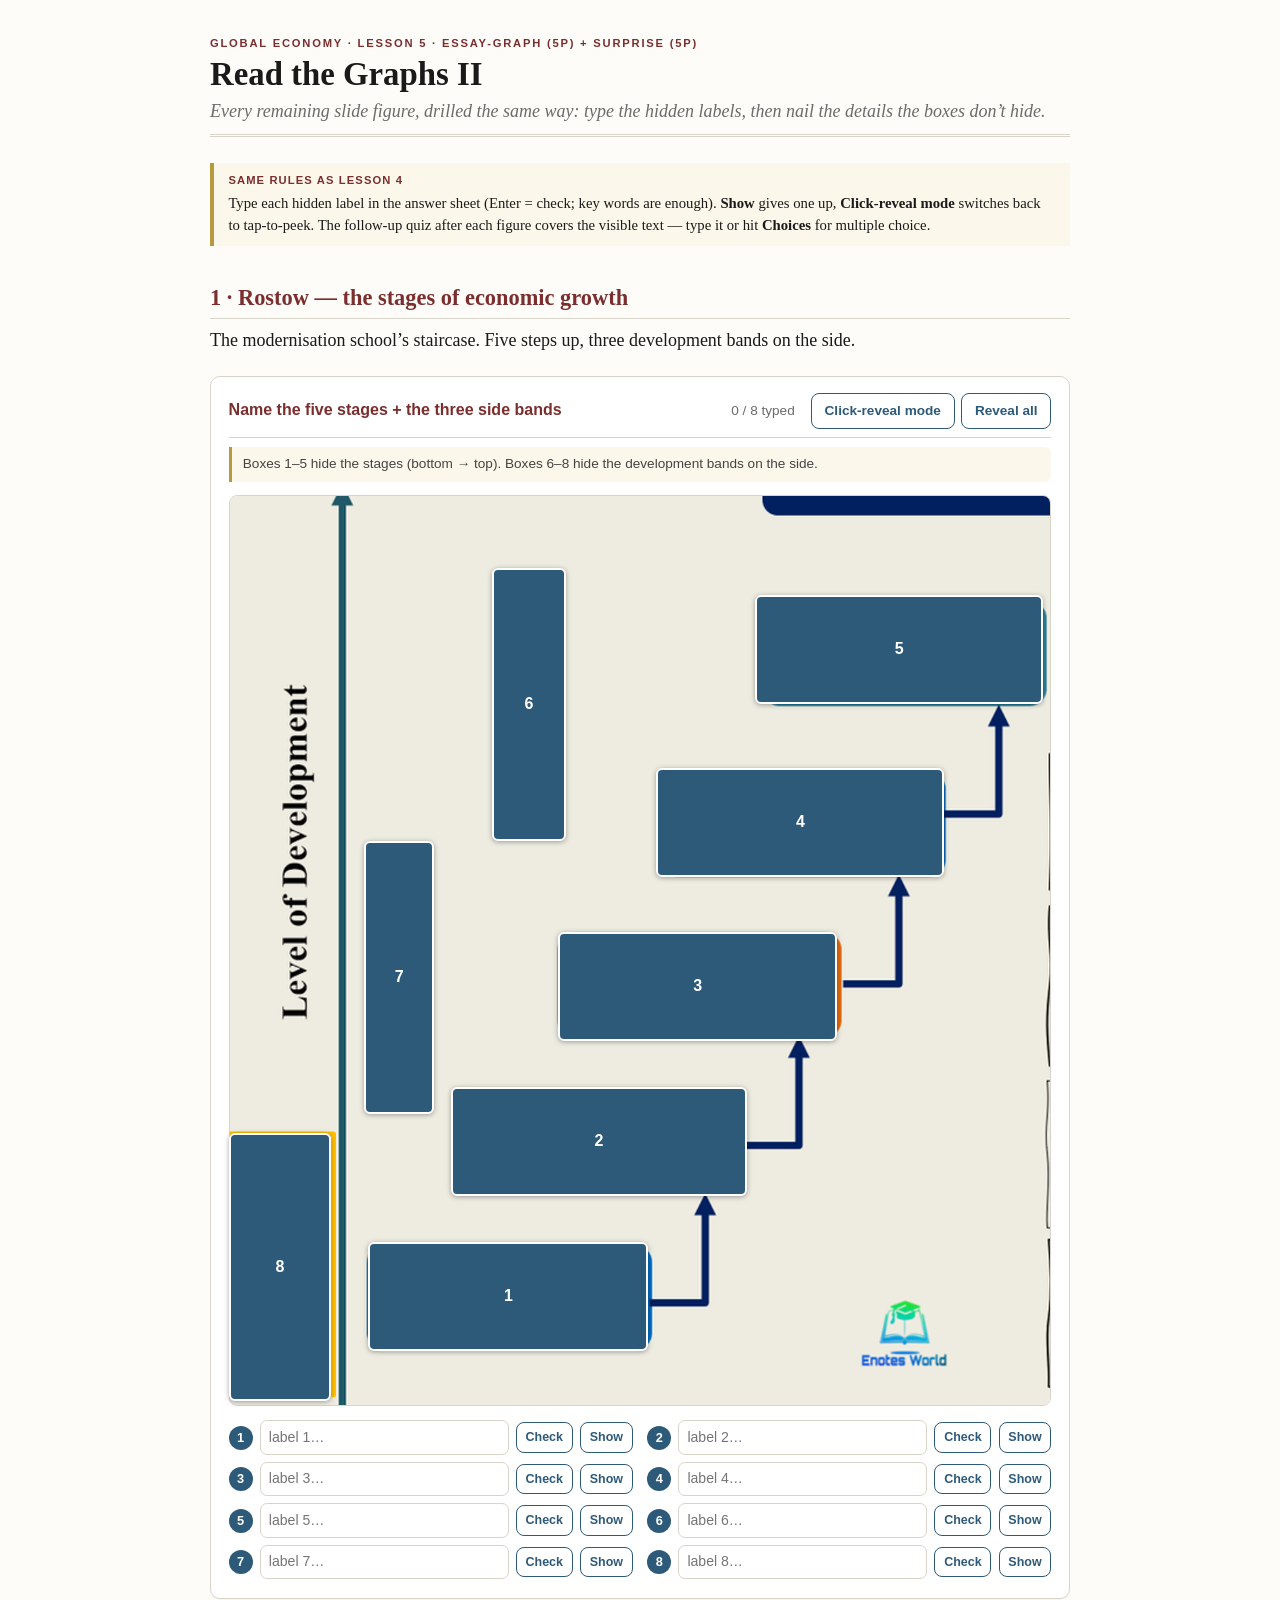
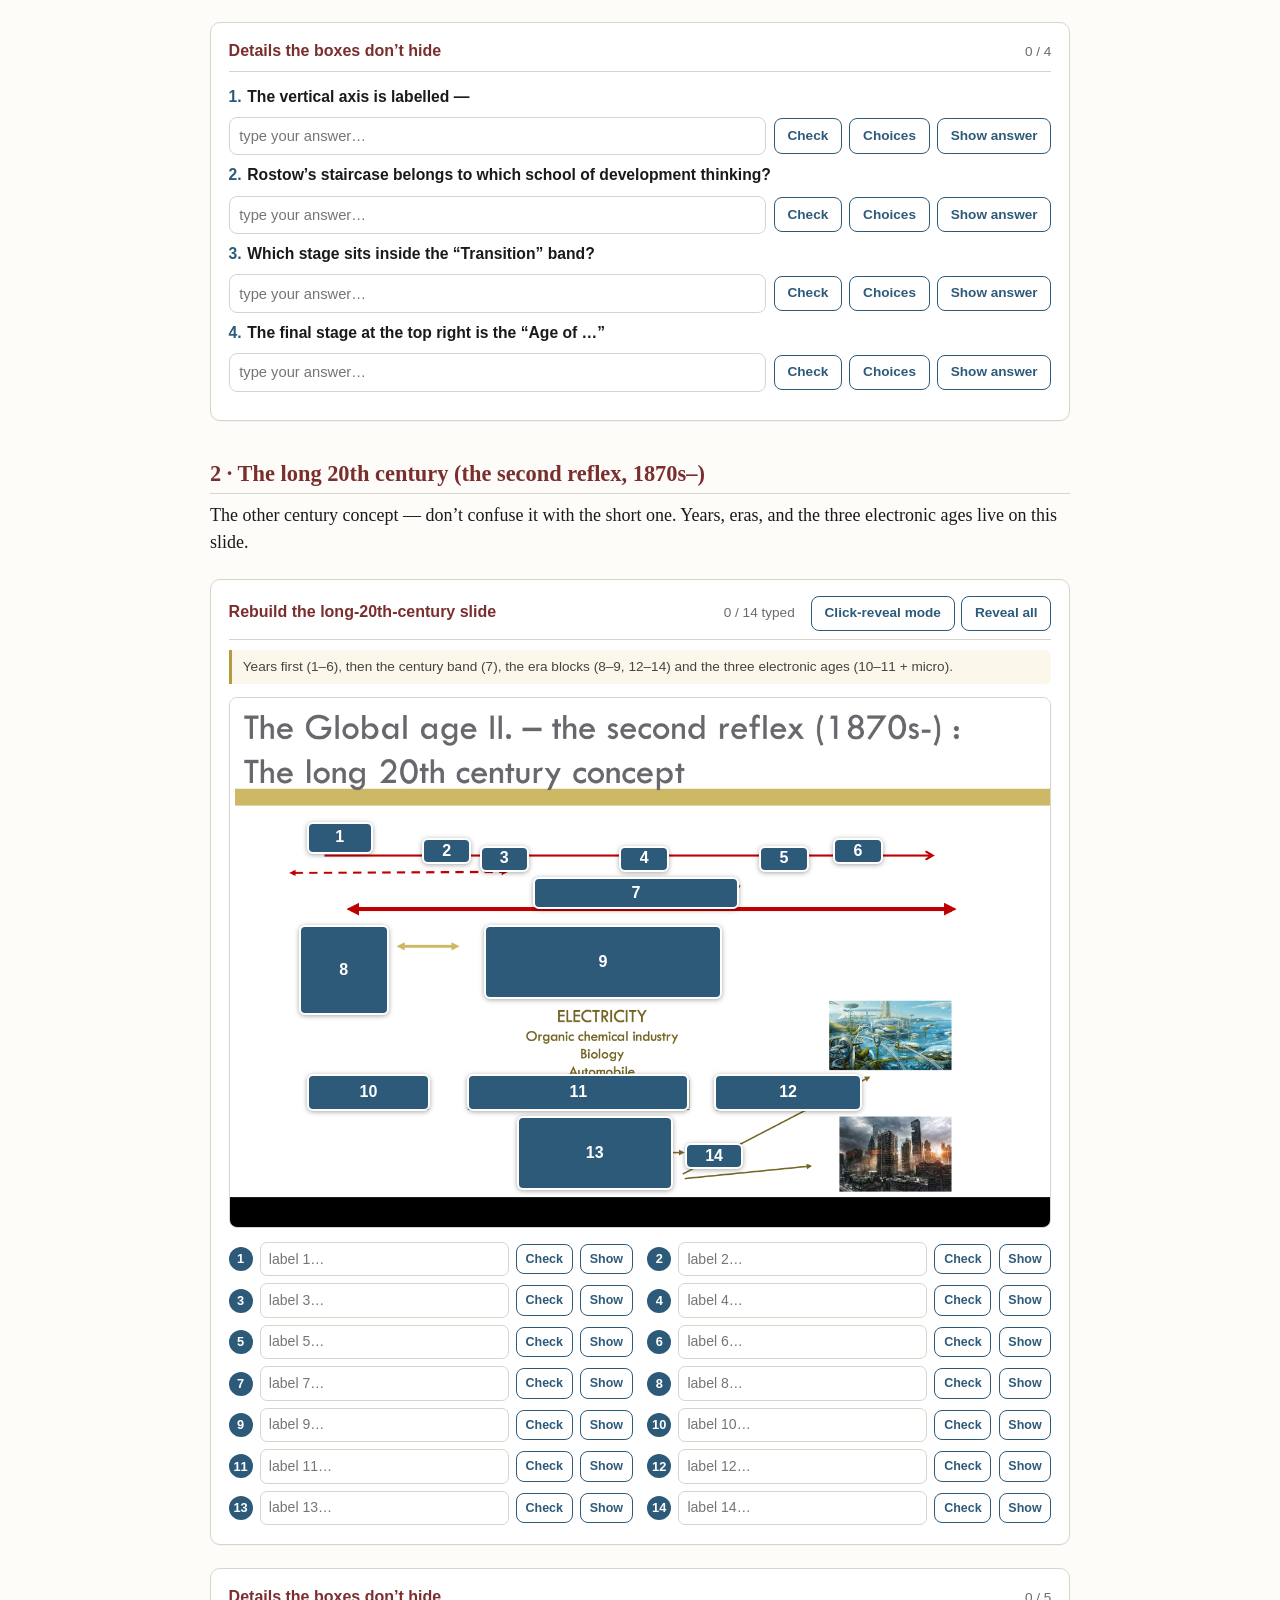
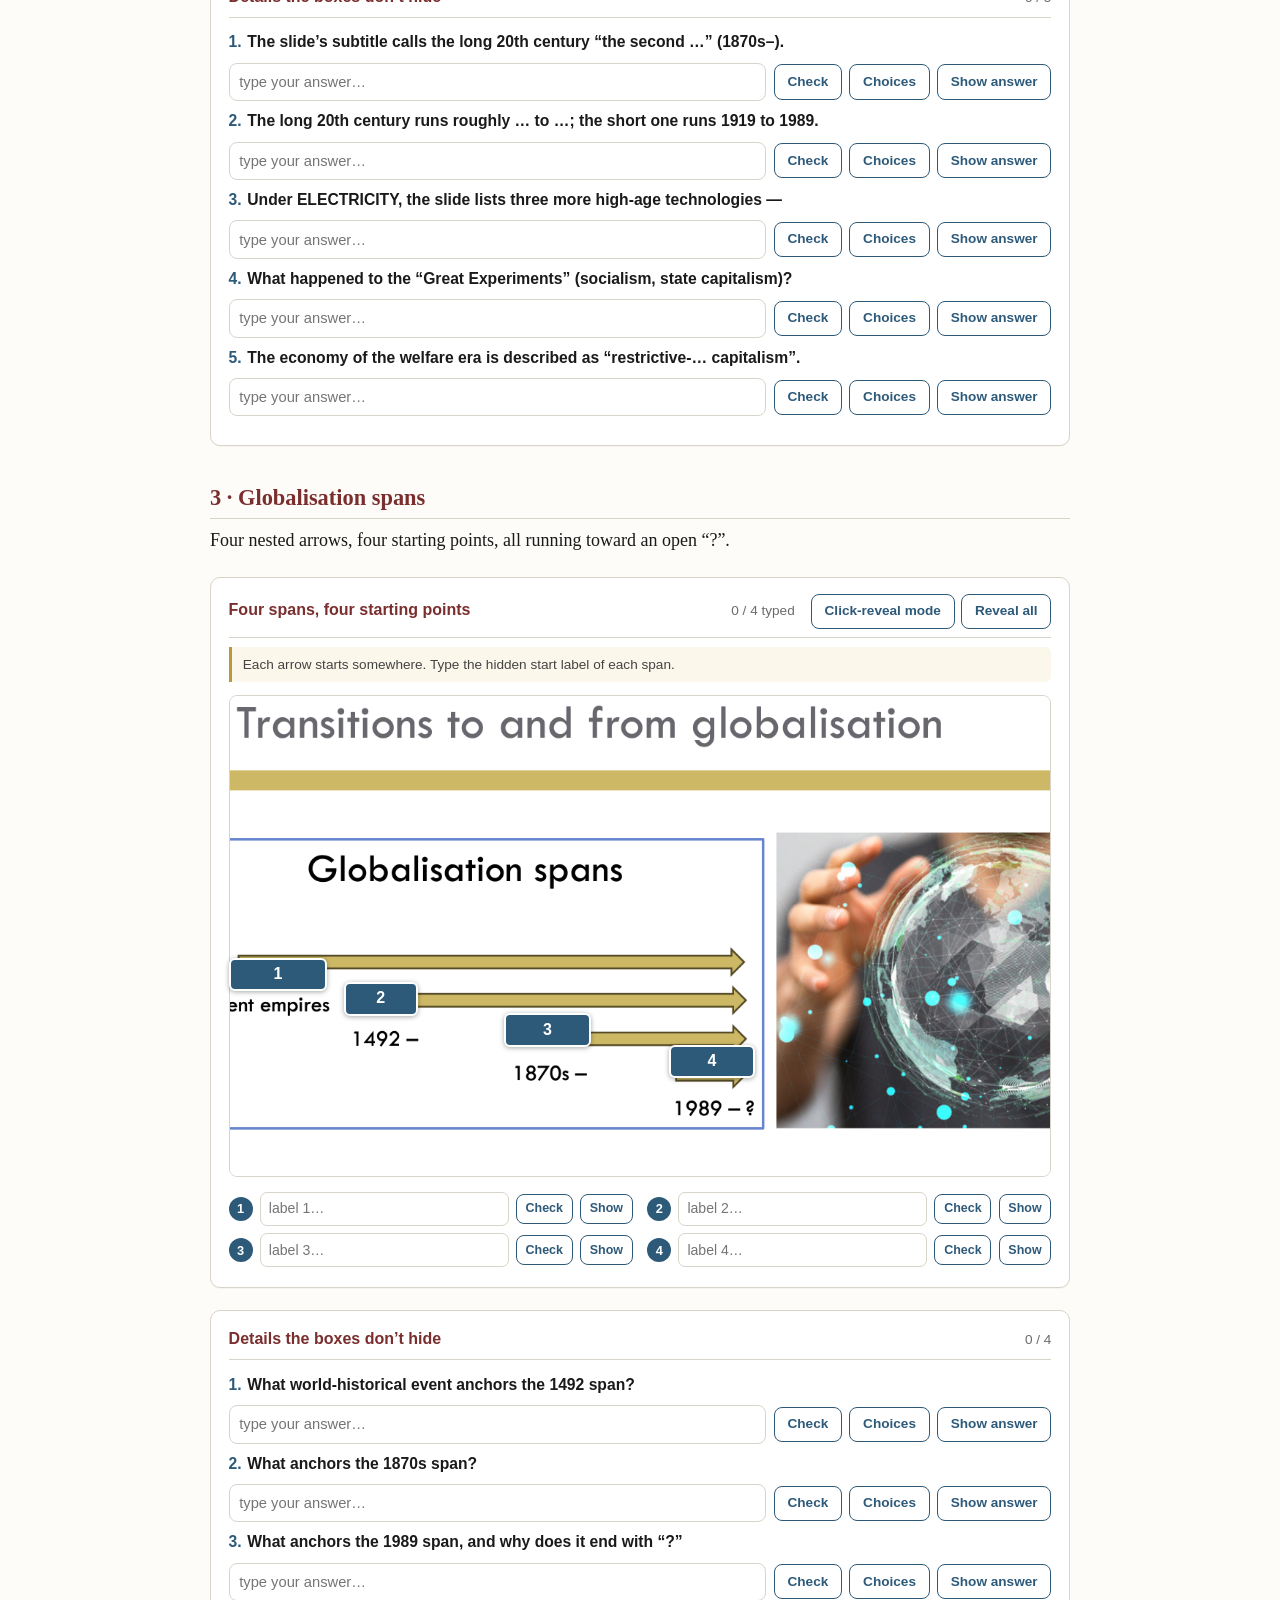
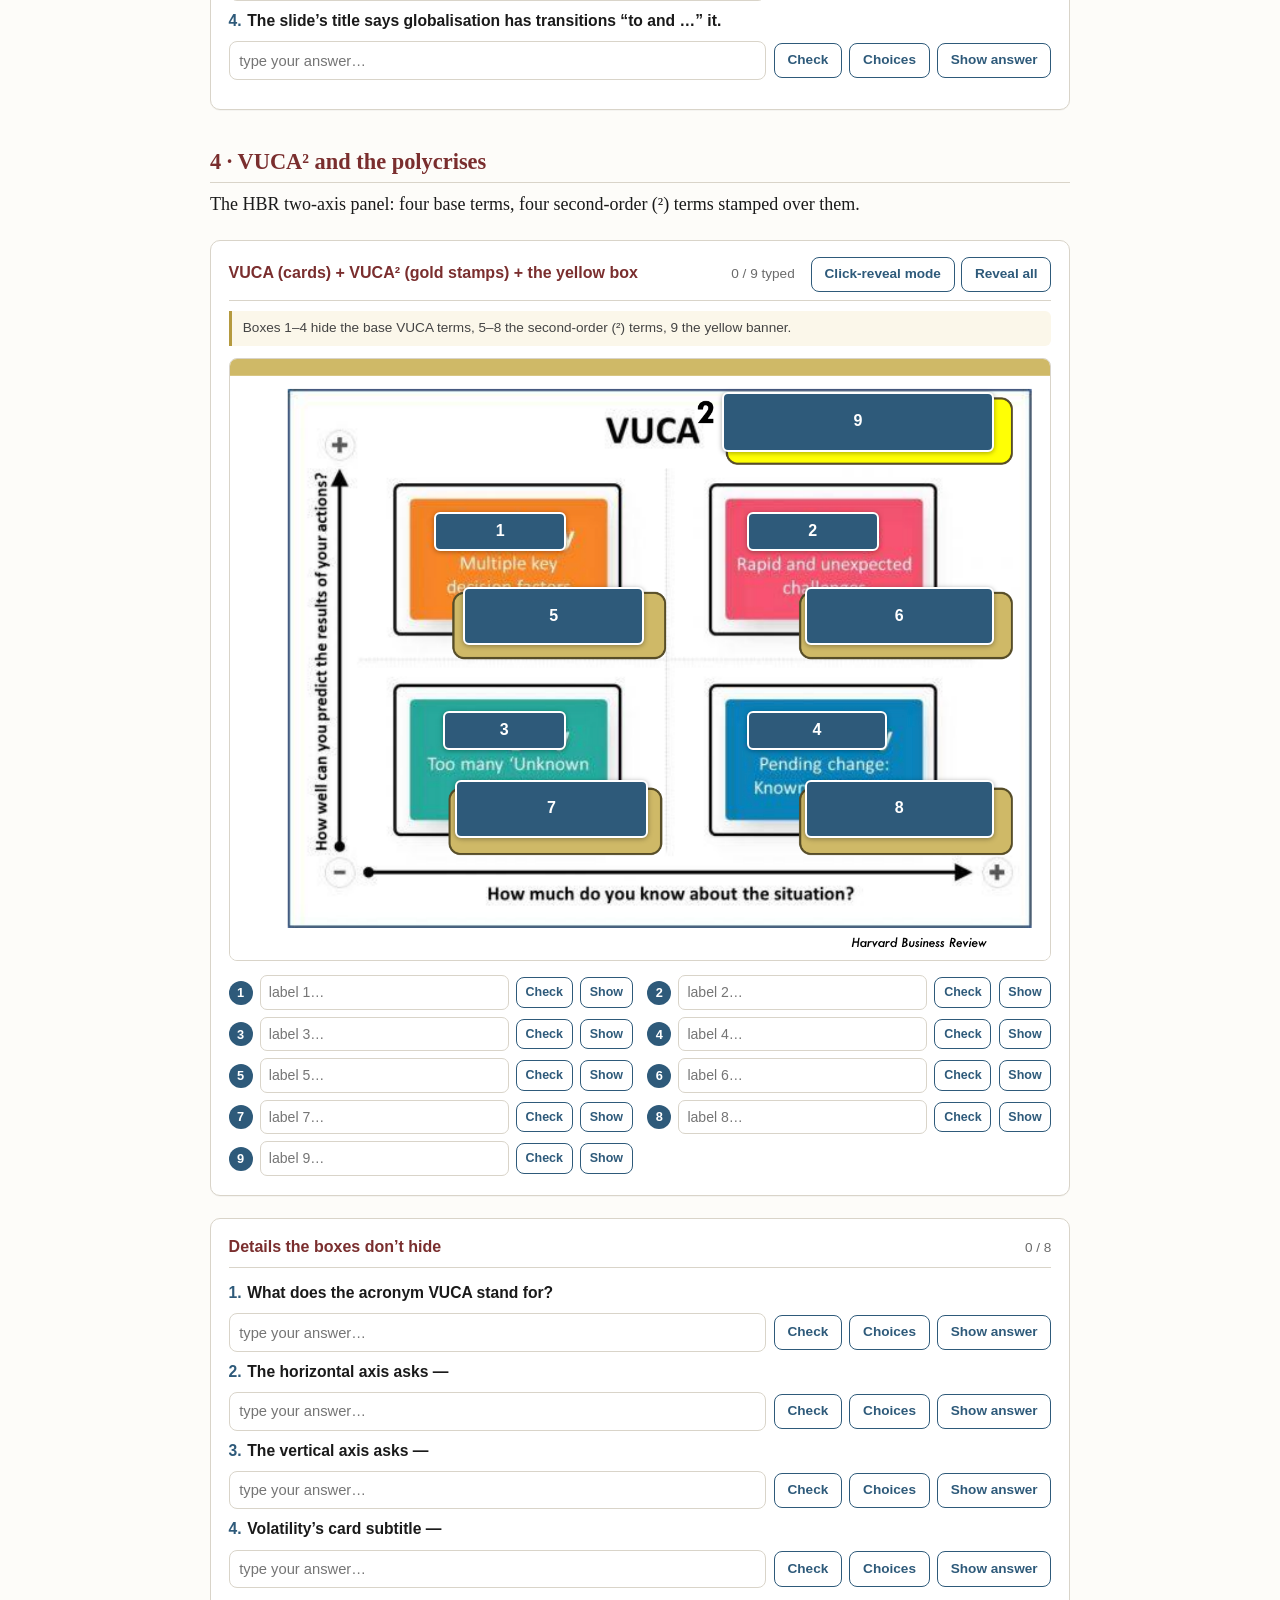
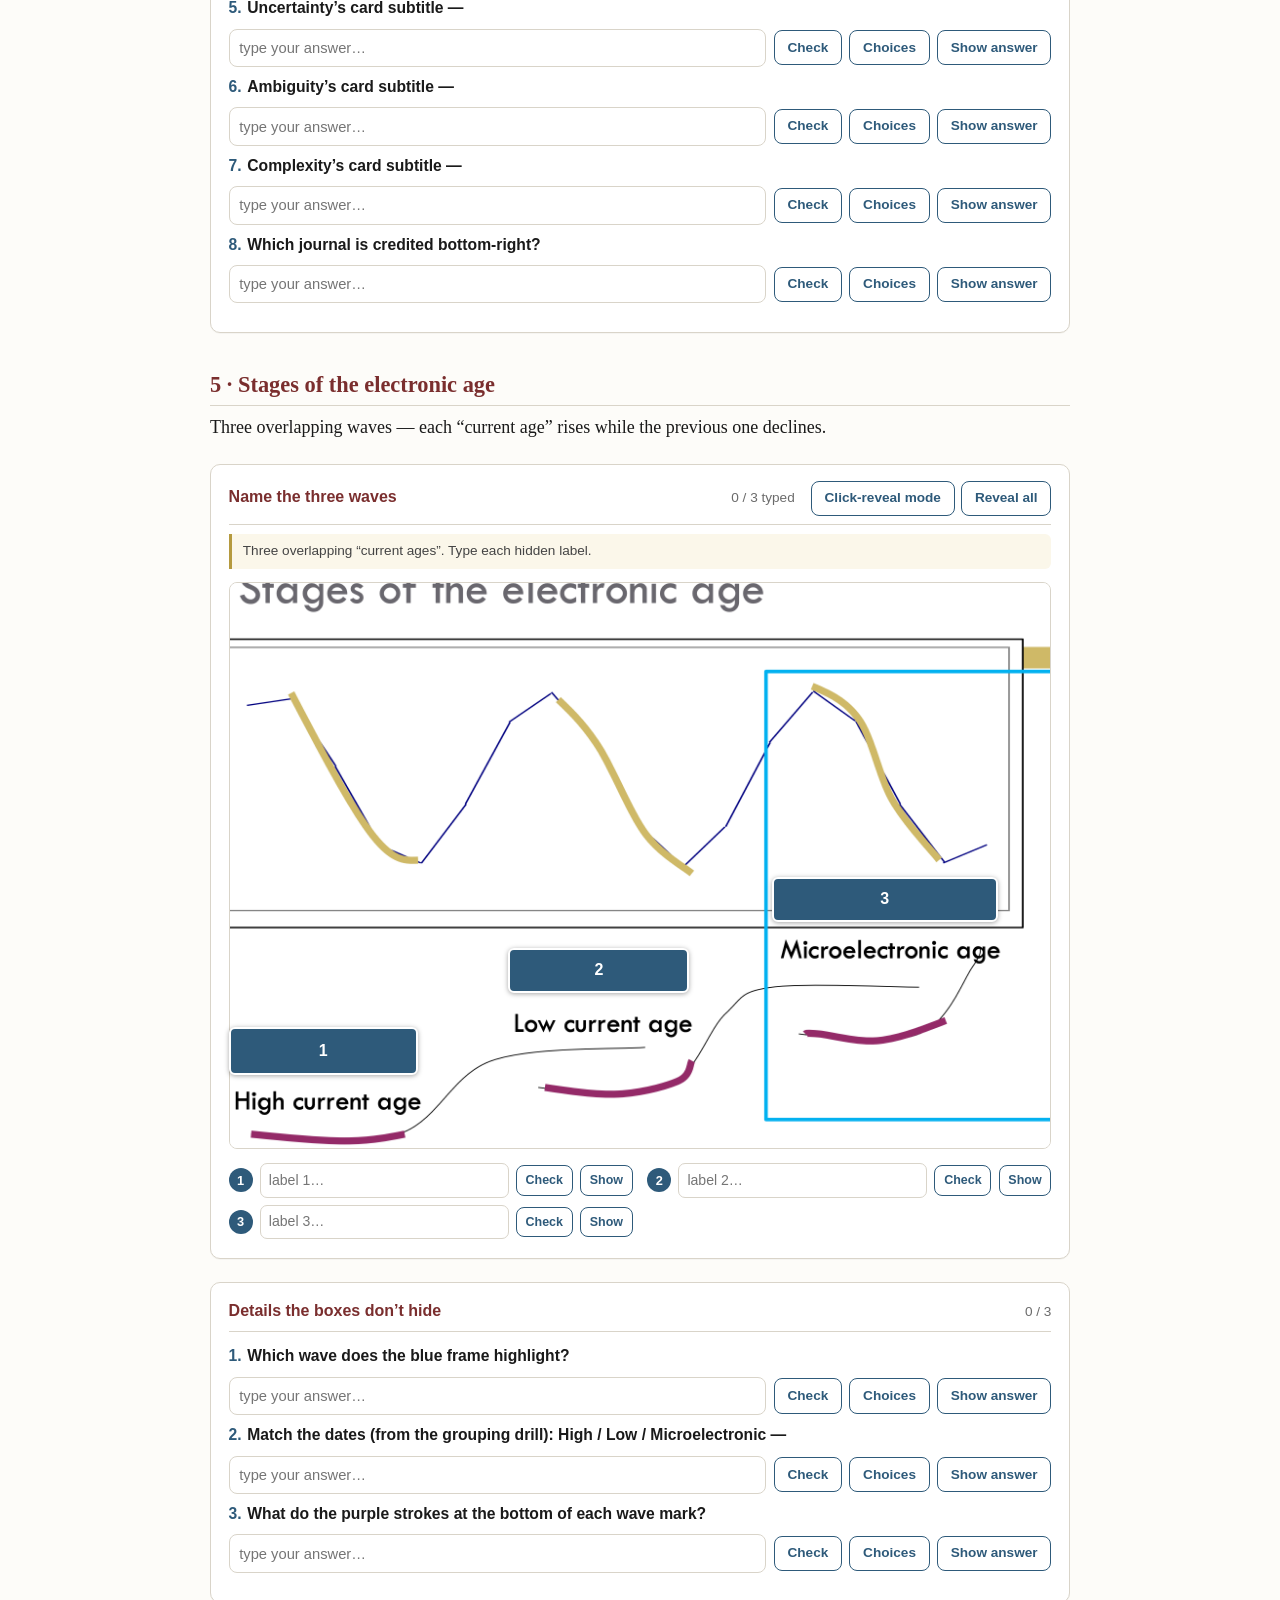
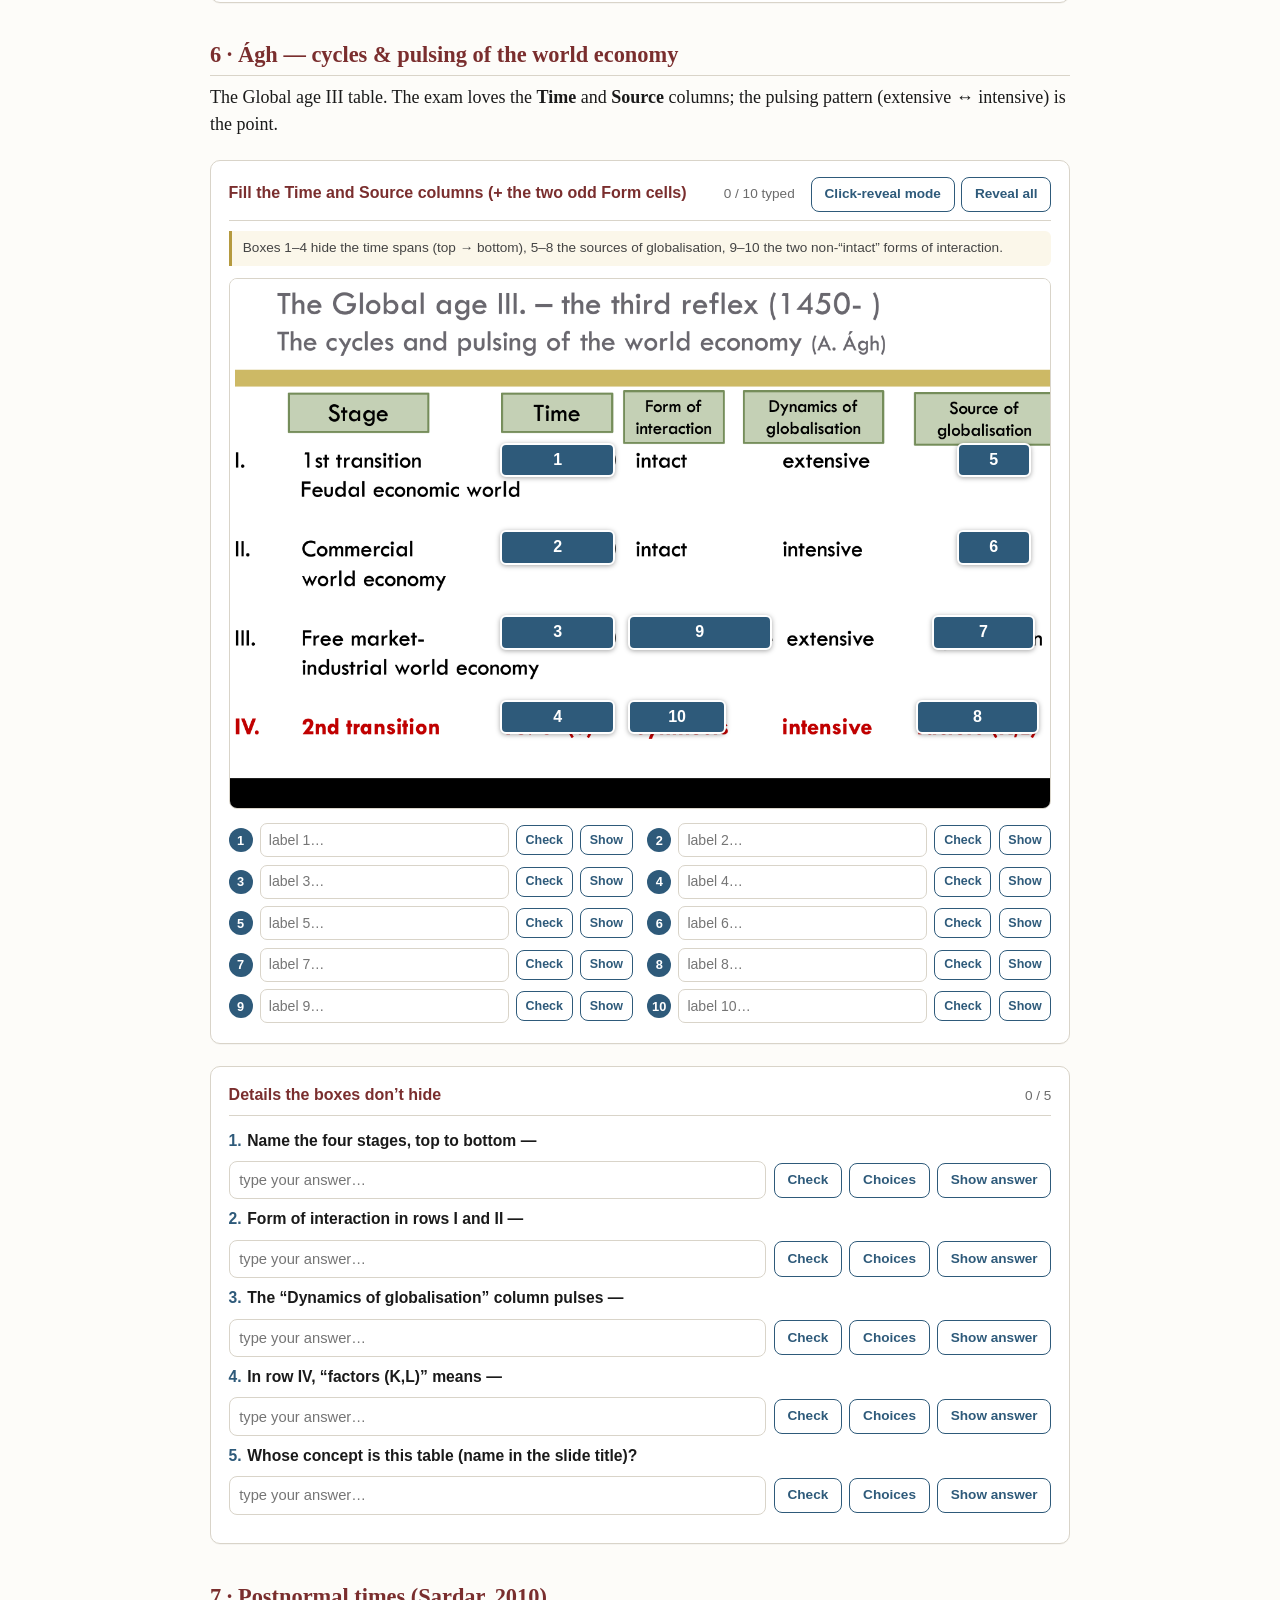
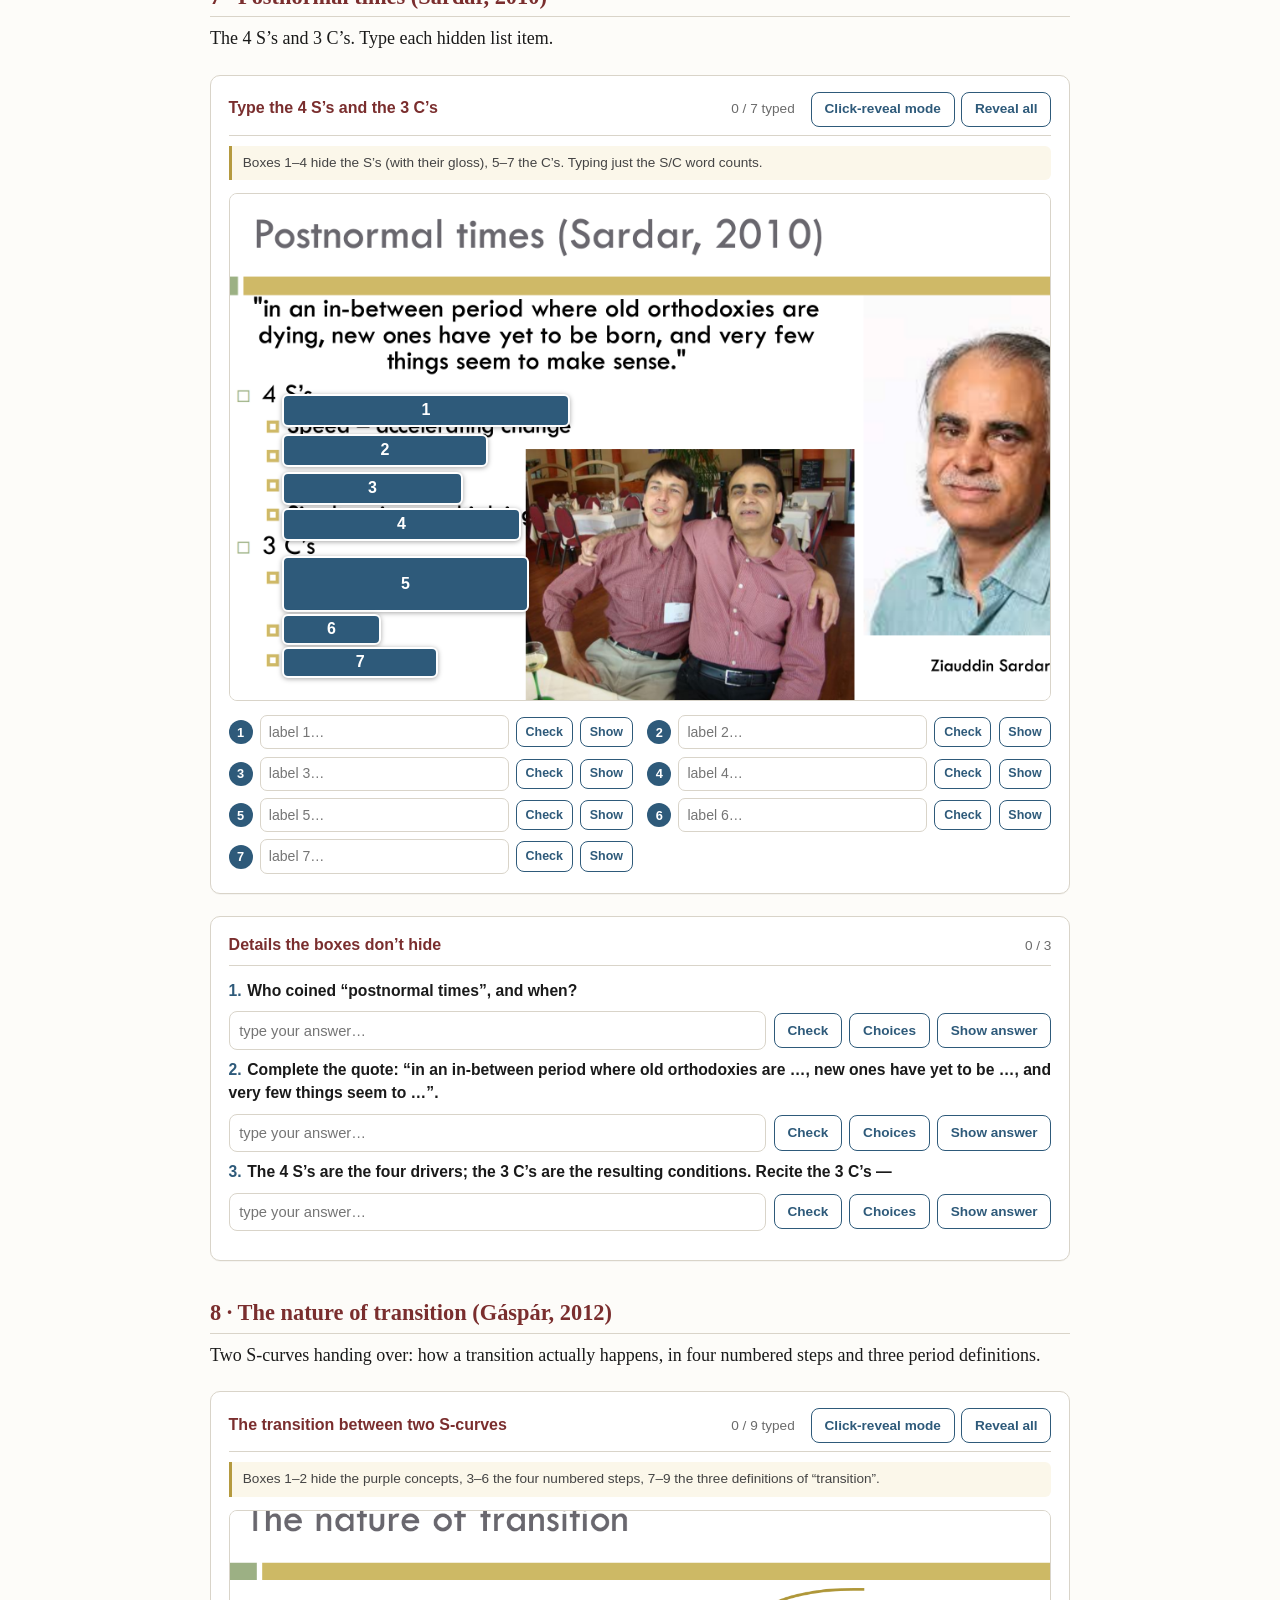
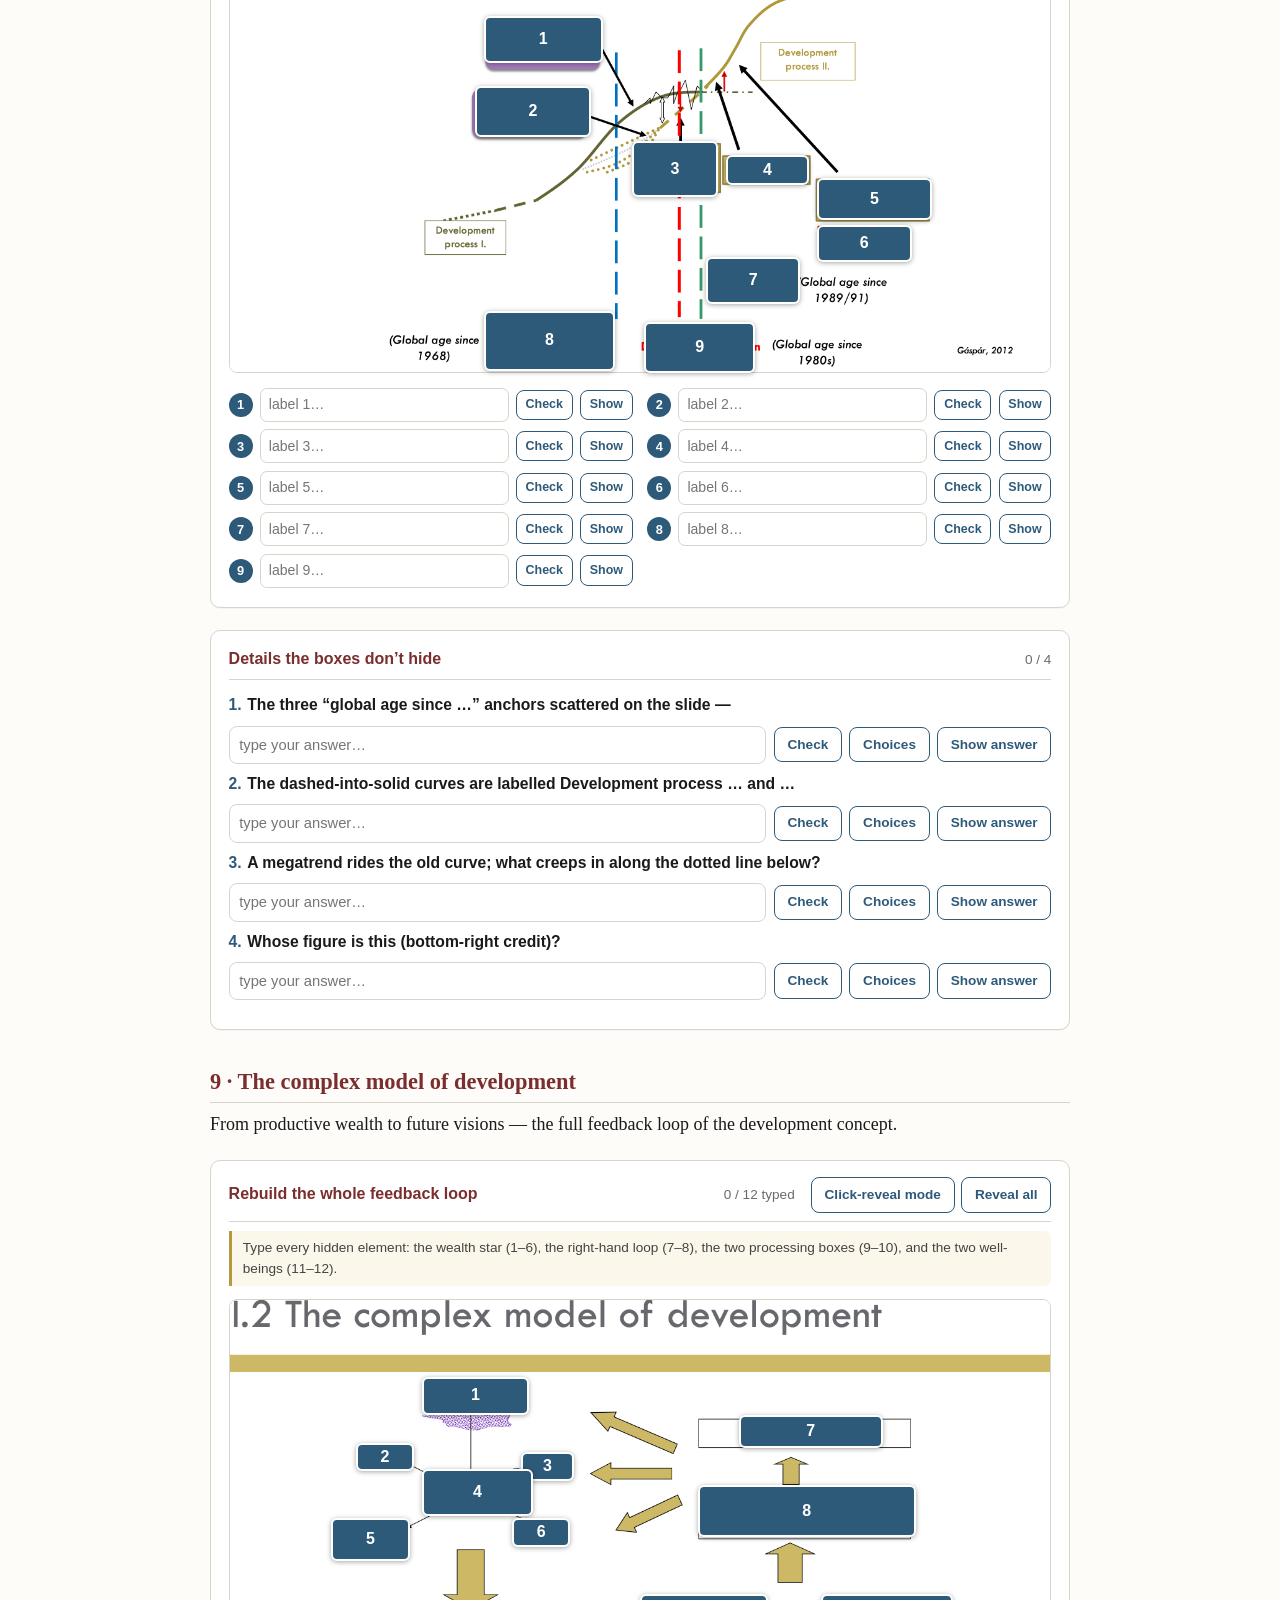
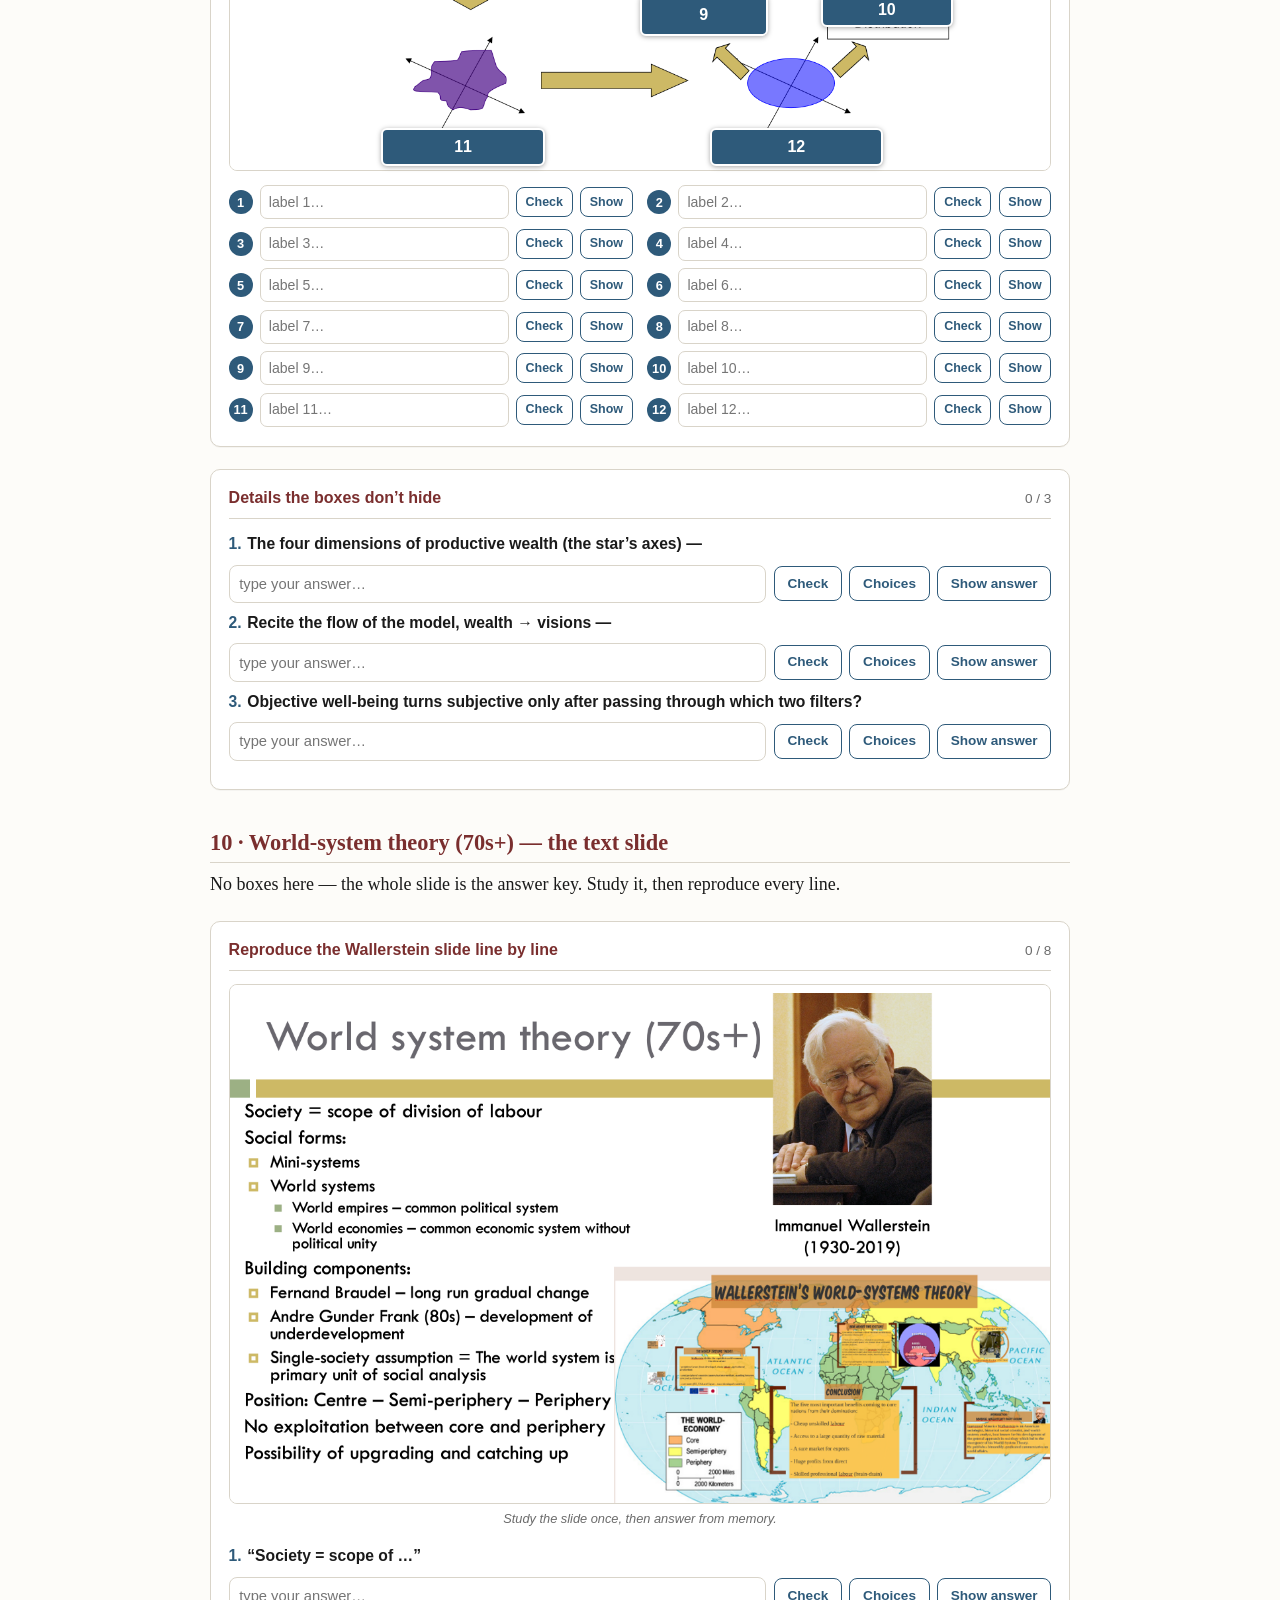
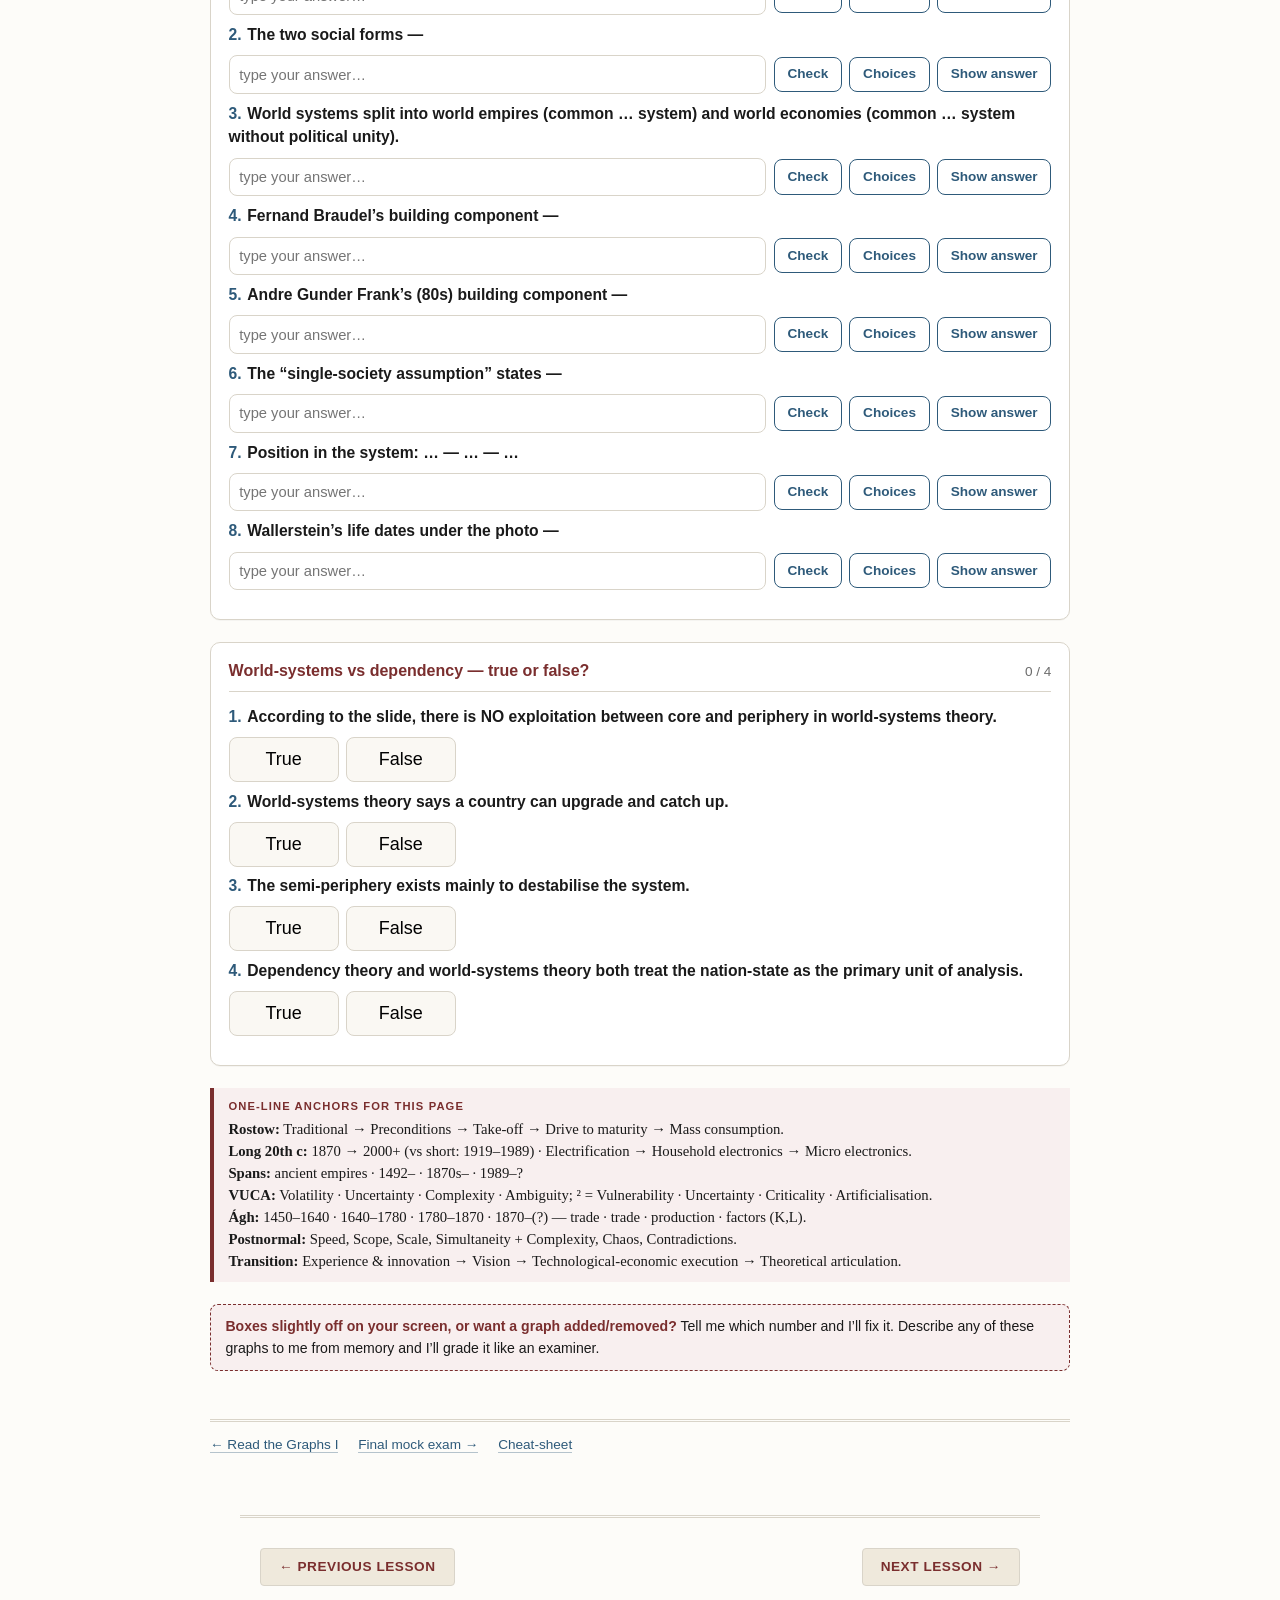
<file: docs/0005-read-the-graphs-2.html>
<!doctype html>
<html lang="en">
<head>
<meta charset="utf-8">
<meta name="viewport" content="width=device-width, initial-scale=1">
<title>Lesson 5 · Read the Graphs II</title>
<link rel="stylesheet" href="./assets/course.css">
<link rel="stylesheet" href="./assets/quiz.css">
<link rel="stylesheet" href="./assets/imgquiz.css">

<style>
.lesson-nav a {
    display: inline-block;
    padding: 8px 18px;
    background: #efe9dc;
    color: #7a2e2e !important;
    text-decoration: none;
    border: 1px solid #d9d4c9;
    border-radius: 4px;
    font-weight: 600;
    font-family: -apple-system, BlinkMacSystemFont, "Segoe UI", Helvetica, Arial, sans-serif;
    transition: background 0.2s ease, border-color 0.2s ease;
    letter-spacing: 0.04em;
    text-transform: uppercase;
    font-size: 0.85rem;
}
.lesson-nav a:hover {
    background: #d9d4c9;
    border-color: #b59a3f;
    text-decoration: none;
}
.lesson-nav {
    border-top: 3px double #d9d4c9;
    margin-top: 60px !important;
    padding-top: 30px !important;
    padding-bottom: 30px !important;
}
</style>

</head>
<body>
<div class="wrap">

<div class="masthead">
  <div class="kicker">Global Economy · Lesson 5 · Essay-graph (5p) + Surprise (5p)</div>
  <h1>Read the Graphs II</h1>
  <p class="sub">Every remaining slide figure, drilled the same way: type the hidden labels, then nail the details the boxes don’t hide.</p>
</div>

<div class="note">
  <span class="lbl">Same rules as Lesson 4</span>
  Type each hidden label in the answer sheet (Enter = check; key words are enough). <b>Show</b> gives one up, <b>Click-reveal mode</b> switches back to tap-to-peek. The follow-up quiz after each figure covers the visible text — type it or hit <b>Choices</b> for multiple choice.
</div>

<!-- ============ 1. ROSTOW ============ -->
<h2 id="rostow">1 · Rostow — the stages of economic growth</h2>
<p>The modernisation school’s staircase. Five steps up, three development bands on the side.</p>
<div id="r-rostow"></div>
<div id="d-rostow"></div>

<!-- ============ 2. LONG 20TH CENTURY ============ -->
<h2 id="long20">2 · The long 20th century (the second reflex, 1870s–)</h2>
<p>The other century concept — don’t confuse it with the short one. Years, eras, and the three electronic ages live on this slide.</p>
<div id="r-long20"></div>
<div id="d-long20"></div>

<!-- ============ 3. GLOBALISATION SPANS ============ -->
<h2 id="spans">3 · Globalisation spans</h2>
<p>Four nested arrows, four starting points, all running toward an open “?”.</p>
<div id="r-spans"></div>
<div id="d-spans"></div>

<!-- ============ 4. VUCA² ============ -->
<h2 id="vuca">4 · VUCA² and the polycrises</h2>
<p>The HBR two-axis panel: four base terms, four second-order (²) terms stamped over them.</p>
<div id="r-vuca"></div>
<div id="d-vuca"></div>

<!-- ============ 5. ELECTRONIC AGE WAVES ============ -->
<h2 id="waves">5 · Stages of the electronic age</h2>
<p>Three overlapping waves — each “current age” rises while the previous one declines.</p>
<div id="r-waves"></div>
<div id="d-waves"></div>

<!-- ============ 6. ÁGH CYCLES TABLE ============ -->
<h2 id="agh">6 · Ágh — cycles &amp; pulsing of the world economy</h2>
<p>The Global age III table. The exam loves the <b>Time</b> and <b>Source</b> columns; the pulsing pattern (extensive ↔ intensive) is the point.</p>
<div id="r-agh"></div>
<div id="d-agh"></div>

<!-- ============ 7. POSTNORMAL TIMES ============ -->
<h2 id="postnormal">7 · Postnormal times (Sardar, 2010)</h2>
<p>The 4 S’s and 3 C’s. Type each hidden list item.</p>
<div id="r-post"></div>
<div id="d-post"></div>

<!-- ============ 8. NATURE OF TRANSITION ============ -->
<h2 id="transition">8 · The nature of transition (Gáspár, 2012)</h2>
<p>Two S-curves handing over: how a transition actually happens, in four numbered steps and three period definitions.</p>
<div id="r-trans"></div>
<div id="d-trans"></div>

<!-- ============ 9. COMPLEX MODEL OF DEVELOPMENT ============ -->
<h2 id="complex">9 · The complex model of development</h2>
<p>From productive wealth to future visions — the full feedback loop of the development concept.</p>
<div id="r-complex"></div>
<div id="d-complex"></div>

<!-- ============ 10. WORLD-SYSTEMS SLIDE ============ -->
<h2 id="wallerstein">10 · World-system theory (70s+) — the text slide</h2>
<p>No boxes here — the whole slide is the answer key. Study it, then reproduce every line.</p>
<div id="d-ws"></div>
<div id="tf-ws"></div>

<div class="key">
  <span class="lbl">One-line anchors for this page</span>
  <b>Rostow:</b> Traditional → Preconditions → Take-off → Drive to maturity → Mass consumption.<br>
  <b>Long 20th c:</b> 1870 → 2000+ (vs short: 1919–1989) · Electrification → Household electronics → Micro electronics.<br>
  <b>Spans:</b> ancient empires · 1492– · 1870s– · 1989–?<br>
  <b>VUCA:</b> Volatility · Uncertainty · Complexity · Ambiguity; ² = Vulnerability · Uncertainty · Criticality · Artificialisation.<br>
  <b>Ágh:</b> 1450–1640 · 1640–1780 · 1780–1870 · 1870–(?) — trade · trade · production · factors (K,L).<br>
  <b>Postnormal:</b> Speed, Scope, Scale, Simultaneity + Complexity, Chaos, Contradictions.<br>
  <b>Transition:</b> Experience &amp; innovation → Vision → Technological-economic execution → Theoretical articulation.
</div>

<div class="ask">
  <b>Boxes slightly off on your screen, or want a graph added/removed?</b> Tell me which number and I’ll fix it. Describe any of these graphs to me from memory and I’ll grade it like an examiner.
</div>

<div class="foot">
  <a href="0004-read-the-graphs.html">← Read the Graphs I</a>
  <a href="0006-final-practice-test.html">Final mock exam →</a>
  <a href="reference/0001-master-cheatsheet.html">Cheat-sheet</a>
</div>

</div>

<script src="./assets/quiz.js"></script>
<script>
/* ---- 1. Rostow stages ---- */
GE.imgReveal('#r-rostow', {
  src: './assets/img/rostow-stages.png',
  title: 'Name the five stages + the three side bands',
  prompt: 'Boxes 1–5 hide the stages (bottom → top). Boxes 6–8 hide the development bands on the side.',
  spots: [
    { x:17,  y:82, w:34,   h:12,  label:'Traditional society' },
    { x:27,  y:65, w:36,   h:12,  label:'Preconditions for take-off', accept:['preconditions'] },
    { x:40,  y:48, w:34,   h:12,  label:'Take-off', accept:['takeoff'] },
    { x:52,  y:30, w:35,   h:12,  label:'Drive to maturity', accept:['maturity drive'] },
    { x:64,  y:11, w:35,   h:12,  label:'Age of mass consumption', accept:['mass consumption'] },
    { x:32,  y:8,  w:9,    h:30,  label:'Developed' },
    { x:16.5,y:38, w:8.5,  h:30,  label:'Transition' },
    { x:0,   y:70, w:12.5, h:29.5,label:'Developing / less developed', accept:['developing','less developed'] },
  ],
});
GE.typeQuiz('#d-rostow', 'Details the boxes don’t hide', [
  { q:'The vertical axis is labelled —',
    a:'Level of Development',
    accept:['level of development','development level'],
    opts:['Level of Development','GDP per capita','Time','Human capital'], ai:0 },
  { q:'Rostow’s staircase belongs to which school of development thinking?',
    a:'Modernisation school (growth-stage models)',
    accept:['modernisation','modernization','modernisation school'],
    opts:['Modernisation school','Dependency school','World-systems theory','Institutional school'], ai:0,
    why:'Linear stages every country supposedly climbs — the model dependency theorists attacked.' },
  { q:'Which stage sits inside the “Transition” band?',
    a:'Take-off (with preconditions just below it)',
    accept:['take off','takeoff'],
    opts:['Take-off','Traditional society','Age of mass consumption','Drive to maturity'], ai:0 },
  { q:'The final stage at the top right is the “Age of …”',
    a:'Mass consumption',
    accept:['mass consumption'],
    opts:['Mass consumption','High technology','Post-industrial services','Sustainability'], ai:0 },
]);

/* ---- 2. Long 20th century ---- */
GE.imgReveal('#r-long20', {
  src: './assets/img/long-20th-century.png',
  title: 'Rebuild the long-20th-century slide',
  prompt: 'Years first (1–6), then the century band (7), the era blocks (8–9, 12–14) and the three electronic ages (10–11 + micro).',
  spots: [
    { x:9.5,  y:23.5, w:8,  h:6,  label:'1870~', accept:['1870'] },
    { x:23.5, y:26.5, w:6,  h:5,  label:'1900' },
    { x:30.5, y:28,   w:6,  h:5,  label:'1919' },
    { x:47.5, y:28,   w:6,  h:5,  label:'1945' },
    { x:64.5, y:28,   w:6,  h:5,  label:'1989' },
    { x:73.5, y:26.5, w:6,  h:5,  label:'2000' },
    { x:37,   y:34,   w:25, h:6,  label:'LONG 20TH CENTURY', accept:['long 20th century','long twentieth century'] },
    { x:8.5,  y:43,   w:11, h:17, label:'Disperse capitalism · Paris Commune', accept:['disperse capitalism','paris commune'] },
    { x:31,   y:43,   w:29, h:14, label:'Welfare state, mixed economy · restrictive-divesting capitalism · oligopolistic era', accept:['welfare state','mixed economy','oligopolistic era','restrictive divesting capitalism'] },
    { x:9.5,  y:71,   w:15, h:7,  label:'Electrification' },
    { x:29,   y:71,   w:27, h:7,  label:'Household electronics' },
    { x:59,   y:71,   w:18, h:7,  label:'Micro electronics', accept:['microelectronics'] },
    { x:35,   y:79,   w:19, h:14, label:'“Great Experiments”: Socialism · State capitalism', accept:['great experiments','socialism state capitalism','socialism and state capitalism'] },
    { x:55.5, y:84,   w:7,  h:5,  label:'Failed' },
  ],
});
GE.typeQuiz('#d-long20', 'Details the boxes don’t hide', [
  { q:'The slide’s subtitle calls the long 20th century “the second …” (1870s–).',
    a:'Reflex',
    accept:['reflex','second reflex'],
    opts:['Reflex','Reflection','Revolution','Renaissance'], ai:0,
    why:'Global age II — the second reflex of globalisation, dated from the 1870s.' },
  { q:'The long 20th century runs roughly … to …; the short one runs 1919 to 1989.',
    a:'1870 → 2000 (open-ended)',
    accept:['1870 2000','1870 to 2000','from 1870 to 2000'],
    opts:['1870 → 2000','1919 → 1989','1780 → 1919','1900 → 1999'], ai:0 },
  { q:'Under ELECTRICITY, the slide lists three more high-age technologies —',
    a:'Organic chemical industry, biology, automobile',
    accept:['organic chemical industry biology automobile','chemical biology automobile','organic chemistry biology automobile'],
    opts:['Organic chemical industry, biology, automobile','Railways, steam, coal','Radio, TV, cinema','Microchips, internet, AI'], ai:0 },
  { q:'What happened to the “Great Experiments” (socialism, state capitalism)?',
    a:'They failed',
    accept:['failed','they failed','fail'],
    opts:['They failed','They merged','They spread worldwide','They were postponed'], ai:0 },
  { q:'The economy of the welfare era is described as “restrictive-… capitalism”.',
    a:'Restrictive-divesting capitalism',
    accept:['divesting','restrictive divesting'],
    opts:['Divesting','Investing','Expanding','Extracting'], ai:0 },
]);

/* ---- 3. Globalisation spans ---- */
GE.imgReveal('#r-spans', {
  src: './assets/img/globalisation-spans.png',
  title: 'Four spans, four starting points',
  prompt: 'Each arrow starts somewhere. Type the hidden start label of each span.',
  spots: [
    { x:0,    y:54.5, w:12,   h:7, label:'Ancient empires', accept:['divergent empires','antiquity','ancient','empires'] },
    { x:14,   y:59.5, w:9,    h:7, label:'1492 –', accept:['1492'] },
    { x:33.5, y:66,   w:10.5, h:7, label:'1870s –', accept:['1870s','1870'] },
    { x:53.5, y:72.5, w:10.5, h:7, label:'1989 – ?', accept:['1989'] },
  ],
});
GE.typeQuiz('#d-spans', 'Details the boxes don’t hide', [
  { q:'What world-historical event anchors the 1492 span?',
    a:'The Age of Discovery — Columbus reaches the Americas',
    accept:['age of discovery','columbus','discovery of america','discoveries'],
    opts:['Age of Discovery (Columbus)','Fall of Constantinople','The Reformation','Printing press'], ai:0 },
  { q:'What anchors the 1870s span?',
    a:'State capitalism / the 2nd Industrial Revolution (the “second reflex”)',
    accept:['second industrial revolution','state capitalism','2nd industrial revolution','second reflex'],
    opts:['2nd Industrial Revolution / state capitalism','World War I','The Great Depression','Bretton Woods'], ai:0 },
  { q:'What anchors the 1989 span, and why does it end with “?”',
    a:'Fall of the Berlin Wall / collapse of the bipolar order → the current global age, still open-ended',
    accept:['fall of the berlin wall','collapse of socialism','end of cold war','berlin wall'],
    opts:['Fall of the Wall — global age, still open','Maastricht Treaty','Asian financial crisis','Dot-com boom'], ai:0 },
  { q:'The slide’s title says globalisation has transitions “to and …” it.',
    a:'“Transitions to and from globalisation”',
    accept:['from','to and from','transitions to and from globalisation'],
    opts:['…and from','…and beyond','…and within','…and against'], ai:0,
    why:'Globalisation is not one-way — spans can also close (de-globalise).' },
]);

/* ---- 4. VUCA² ---- */
GE.imgReveal('#r-vuca', {
  src: './assets/img/vuca-polycrises.png',
  title: 'VUCA (cards) + VUCA² (gold stamps) + the yellow box',
  prompt: 'Boxes 1–4 hide the base VUCA terms, 5–8 the second-order (²) terms, 9 the yellow banner.',
  spots: [
    { x:25,   y:25.5, w:16,   h:6.5, label:'Complexity' },
    { x:63,   y:25.5, w:16,   h:6.5, label:'Volatility' },
    { x:26,   y:58.5, w:15,   h:6.5, label:'Ambiguity' },
    { x:63,   y:58.5, w:17,   h:6.5, label:'Uncertainty' },
    { x:28.5, y:38,   w:22,   h:9.5, label:'Criticality' },
    { x:70,   y:38,   w:23,   h:9.5, label:'Vulnerability' },
    { x:27.5, y:70,   w:23.5, h:9.5, label:'Artificialisation', accept:['artificialization'] },
    { x:70,   y:70,   w:23,   h:9.5, label:'Uncertainty (²)', accept:['uncertainty'] },
    { x:60,   y:5.5,  w:33,   h:10,  label:'POLYCRISES', accept:['polycrisis'] },
  ],
});
GE.typeQuiz('#d-vuca', 'Details the boxes don’t hide', [
  { q:'What does the acronym VUCA stand for?',
    a:'Volatility, Uncertainty, Complexity, Ambiguity',
    accept:['volatility uncertainty complexity ambiguity'],
    opts:['Volatility, Uncertainty, Complexity, Ambiguity','Vision, Understanding, Clarity, Agility','Value, Utility, Cost, Availability','Velocity, Uncertainty, Chaos, Anarchy'], ai:0 },
  { q:'The horizontal axis asks —',
    a:'“How much do you know about the situation?”',
    accept:['how much do you know about the situation','knowledge of the situation','how much you know'],
    opts:['How much do you know about the situation?','How fast is it changing?','How global is the problem?','How rich is the country?'], ai:0 },
  { q:'The vertical axis asks —',
    a:'“How well can you predict the results of your actions?”',
    accept:['how well can you predict the results of your actions','predictability of results','how well can you predict'],
    opts:['How well can you predict the results of your actions?','How much data do you have?','How many actors are involved?','How long is the time horizon?'], ai:0 },
  { q:'Volatility’s card subtitle —',
    a:'Rapid and unexpected challenges',
    accept:['rapid and unexpected challenges','rapid unexpected challenges'],
    opts:['Rapid and unexpected challenges','Known unknowns','Unknown unknowns','Multiple key decision factors'], ai:0 },
  { q:'Uncertainty’s card subtitle —',
    a:'Pending change: known unknowns',
    accept:['pending change known unknowns','known unknowns'],
    opts:['Pending change: known unknowns','Too many unknown unknowns','Rapid challenges','Key decision factors'], ai:0 },
  { q:'Ambiguity’s card subtitle —',
    a:'Too many “unknown unknowns”',
    accept:['unknown unknowns','too many unknown unknowns'],
    opts:['Too many unknown unknowns','Known unknowns','Predictable change','Simple rules'], ai:0 },
  { q:'Complexity’s card subtitle —',
    a:'Multiple key decision factors',
    accept:['multiple key decision factors','many decision factors'],
    opts:['Multiple key decision factors','Rapid challenges','Known unknowns','Feedback loops'], ai:0 },
  { q:'Which journal is credited bottom-right?',
    a:'Harvard Business Review',
    accept:['harvard business review','hbr'],
    opts:['Harvard Business Review','The Economist','Foreign Affairs','Nature'], ai:0 },
]);

/* ---- 5. Electronic age waves ---- */
GE.imgReveal('#r-waves', {
  src: './assets/img/electronic-age-waves.png',
  title: 'Name the three waves',
  prompt: 'Three overlapping “current ages”. Type each hidden label.',
  spots: [
    { x:0,  y:78.5, w:23,   h:8.5, label:'High current age', accept:['high current'] },
    { x:34, y:64.5, w:22,   h:8,   label:'Low current age', accept:['low current'] },
    { x:66, y:52,   w:27.5, h:8,   label:'Microelectronic age', accept:['micro electronic age','microelectronics'] },
  ],
});
GE.typeQuiz('#d-waves', 'Details the boxes don’t hide', [
  { q:'Which wave does the <b>blue frame</b> highlight?',
    a:'The microelectronic age (the third wave — our current one)',
    accept:['microelectronic','microelectronic age','the third'],
    opts:['The microelectronic age','The high current age','The low current age','None — decoration'], ai:0 },
  { q:'Match the dates (from the grouping drill): High / Low / Microelectronic —',
    a:'High 1870–1930s · Low 1920s–1990 · Microelectronic 1980+',
    accept:['1870 1930 1920 1990 1980','high 1870 low 1920 micro 1980'],
    opts:['1870–1930s / 1920s–1990 / 1980+','1780–1870 / 1870–1945 / 1945+','1900–1950 / 1950–2000 / 2000+','1850–1900 / 1900–1980 / 1990+'], ai:0 },
  { q:'What do the purple strokes at the bottom of each wave mark?',
    a:'The rising launch phase of each new age — it starts while the previous wave still declines (they overlap)',
    accept:['launch of each wave','the rise of each age','overlap','start of each age'],
    opts:['The launch of each age (waves overlap)','Recessions','Wars','Data gaps'], ai:0 },
]);

/* ---- 6. Ágh cycles & pulsing table ---- */
GE.imgReveal('#r-agh', {
  src: './assets/img/cycles-pulsing-table.png',
  title: 'Fill the Time and Source columns (+ the two odd Form cells)',
  prompt: 'Boxes 1–4 hide the time spans (top → bottom), 5–8 the sources of globalisation, 9–10 the two non-“intact” forms of interaction.',
  spots: [
    { x:33,   y:31,   w:14,   h:6.5, label:'1450–1640', accept:['1450 1640'] },
    { x:33,   y:47.5, w:14,   h:6.5, label:'1640–1780', accept:['1640 1780'] },
    { x:33,   y:63.5, w:14,   h:6.5, label:'1780–1870', accept:['1780 1870'] },
    { x:33,   y:79.5, w:14,   h:6.5, label:'1870– (?)', accept:['1870'] },
    { x:88.5, y:31,   w:9,    h:6.5, label:'trade' },
    { x:88.5, y:47.5, w:9,    h:6.5, label:'trade' },
    { x:85.5, y:63.5, w:12.5, h:6.5, label:'production' },
    { x:83.5, y:79.5, w:15,   h:6.5, label:'factors (K,L)', accept:['factors','capital and labour','k l'] },
    { x:48.5, y:63.5, w:17.5, h:6.5, label:'transformative' },
    { x:48.5, y:79.5, w:12,   h:6.5, label:'synthesis' },
  ],
});
GE.typeQuiz('#d-agh', 'Details the boxes don’t hide', [
  { q:'Name the four <b>stages</b>, top to bottom —',
    a:'I. 1st transition — feudal economic world · II. Commercial world economy · III. Free market-industrial world economy · IV. 2nd transition',
    accept:['first transition commercial free market industrial second transition','feudal commercial industrial second transition','1st transition commercial world economy free market industrial world economy 2nd transition'],
    opts:['1st transition (feudal) → Commercial → Free market-industrial → 2nd transition','Feudal → Mercantile → Fordist → Digital','Ancient → Medieval → Modern → Postmodern','Agrarian → Commercial → Industrial → Service'], ai:0 },
  { q:'Form of interaction in rows I and II —',
    a:'Intact (twice) — then transformative, then synthesis',
    accept:['intact'],
    opts:['Intact','Transformative','Synthesis','Extractive'], ai:0 },
  { q:'The “Dynamics of globalisation” column pulses —',
    a:'Extensive → intensive → extensive → intensive',
    accept:['extensive intensive extensive intensive'],
    opts:['Extensive → intensive → extensive → intensive','Intensive → extensive → intensive → extensive','Extensive all the way','Intensive all the way'], ai:0,
    why:'That alternation IS the “pulsing” of the world economy.' },
  { q:'In row IV, “factors (K,L)” means —',
    a:'Capital (K) and Labour (L) — globalisation driven by factor movements',
    accept:['capital and labour','capital labour','capital and labor'],
    opts:['Capital & Labour','Knowledge & Land','Kings & Lords','Krugman & Lucas'], ai:0 },
  { q:'Whose concept is this table (name in the slide title)?',
    a:'A. Ágh — “the cycles and pulsing of the world economy” (Global age III, the third reflex, 1450–)',
    accept:['agh','a agh','attila agh'],
    opts:['A. Ágh','I. Wallerstein','W. Rostow','F. Braudel'], ai:0 },
]);

/* ---- 7. Postnormal times ---- */
GE.imgReveal('#r-post', {
  src: './assets/img/postnormal-times.png',
  title: 'Type the 4 S’s and the 3 C’s',
  prompt: 'Boxes 1–4 hide the S’s (with their gloss), 5–7 the C’s. Typing just the S/C word counts.',
  spots: [
    { x:6.5, y:39.5, w:35, h:6.5, label:'Speed — accelerating change', accept:['speed'] },
    { x:6.5, y:47.5, w:25, h:6.5, label:'Scope — blowing up', accept:['scope'] },
    { x:6.5, y:55,   w:22, h:6.5, label:'Scale — shrinking', accept:['scale'] },
    { x:6.5, y:62,   w:29, h:6.5, label:'Simultaneity — multiplying', accept:['simultaneity'] },
    { x:6.5, y:71.5, w:30, h:11,  label:'Complexity — uncertainties &amp; mechanisms', accept:['complexity'] },
    { x:6.5, y:83,   w:12, h:6,   label:'Chaos' },
    { x:6.5, y:89.5, w:19, h:6,   label:'Contradictions' },
  ],
});
GE.typeQuiz('#d-post', 'Details the boxes don’t hide', [
  { q:'Who coined “postnormal times”, and when?',
    a:'Ziauddin Sardar, 2010',
    accept:['sardar','ziauddin sardar','sardar 2010'],
    opts:['Ziauddin Sardar (2010)','Ray Kurzweil (2005)','Bruce Tonn','Frans de Waal'], ai:0 },
  { q:'Complete the quote: “in an in-between period where old orthodoxies are …, new ones have yet to be …, and very few things seem to …”.',
    a:'…dying / …born / …make sense',
    accept:['dying born make sense','dying born sense'],
    opts:['dying · born · make sense','failing · found · work','ending · written · matter','collapsing · built · hold'], ai:0 },
  { q:'The 4 S’s are the four <b>drivers</b>; the 3 C’s are the resulting <b>conditions</b>. Recite the 3 C’s —',
    a:'Complexity, Chaos, Contradictions',
    accept:['complexity chaos contradictions'],
    opts:['Complexity, Chaos, Contradictions','Change, Crisis, Collapse','Culture, Capital, Class','Computers, Climate, Conflict'], ai:0 },
]);

/* ---- 8. Nature of transition ---- */
GE.imgReveal('#r-trans', {
  src: './assets/img/nature-of-transition.png',
  title: 'The transition between two S-curves',
  prompt: 'Boxes 1–2 hide the purple concepts, 3–6 the four numbered steps, 7–9 the three definitions of “transition”.',
  spots: [
    { x:31,   y:23,   w:14.5, h:10,  label:'Megatrend' },
    { x:30,   y:38,   w:14,   h:11,  label:'Emerging issues' },
    { x:49,   y:50,   w:10.5, h:12,  label:'1. Experience and innovation', accept:['experience and innovation','experience innovation'] },
    { x:60.5, y:53,   w:10,   h:6.5, label:'2. Vision', accept:['vision'] },
    { x:71.5, y:58,   w:14,   h:9,   label:'3. Technological-economic execution', accept:['technological economic execution','execution'] },
    { x:71.5, y:68,   w:11.5, h:8,   label:'4. Theoretical articulation', accept:['theoretical articulation','articulation'] },
    { x:58,   y:75,   w:11.5, h:10,  label:'Transition as breakthrough point', accept:['breakthrough point','breakthrough'] },
    { x:31,   y:86.5, w:16,   h:13,  label:'Transition as the post-inflection / prenatal+ period', accept:['post inflection','prenatal period','post inflection prenatal'] },
    { x:50.5, y:89,   w:13.5, h:11,  label:'Transition as the declention / validation period', accept:['declention validation','validation period','declention'] },
  ],
});
GE.typeQuiz('#d-trans', 'Details the boxes don’t hide', [
  { q:'The three “global age since …” anchors scattered on the slide —',
    a:'Since 1968 (post-inflection view) · since the 1980s (declention/validation view) · since 1989/91 (breakthrough view)',
    accept:['1968 1980s 1989','1968 1980 1989 91','1968 1980s 1989 91'],
    opts:['1968 · 1980s · 1989/91','1919 · 1945 · 1989','1780 · 1870 · 1919','1945 · 1973 · 2000'], ai:0,
    why:'Each definition of “transition” dates the global age differently — that’s the slide’s punchline.' },
  { q:'The dashed-into-solid curves are labelled Development process … and …',
    a:'Development process I (old curve) and Development process II (new curve)',
    accept:['i and ii','1 and 2','process i process ii'],
    opts:['I and II','A and B','Old and New','Alpha and Beta'], ai:0 },
  { q:'A megatrend rides the <b>old</b> curve; what creeps in along the dotted line below?',
    a:'Emerging issues — the seeds of the next curve',
    accept:['emerging issues'],
    opts:['Emerging issues','Megatrends','Random shocks','Policy errors'], ai:0 },
  { q:'Whose figure is this (bottom-right credit)?',
    a:'Gáspár, 2012',
    accept:['gaspar','gaspar 2012'],
    opts:['Gáspár (2012)','Ágh','Sardar','Wallerstein'], ai:0 },
]);

/* ---- 9. Complex model of development ---- */
GE.imgReveal('#r-complex', {
  src: './assets/img/complex-model-development.png',
  title: 'Rebuild the whole feedback loop',
  prompt: 'Type every hidden element: the wealth star (1–6), the right-hand loop (7–8), the two processing boxes (9–10), and the two well-beings (11–12).',
  spots: [
    { x:23.5, y:16.5, w:13,   h:8,  label:'Awareness' },
    { x:15.5, y:30.5, w:7,    h:6,  label:'Natural' },
    { x:35.5, y:32.5, w:6.5,  h:6,  label:'Social' },
    { x:23.5, y:36,   w:13.5, h:10, label:'Productive wealth' },
    { x:12.5, y:46.5, w:9.5,  h:9,  label:'Technical-economic', accept:['technical economic'] },
    { x:34.5, y:46.5, w:7,    h:6,  label:'Human' },
    { x:62,   y:24.5, w:17.5, h:7,  label:'Future visions' },
    { x:57,   y:39.5, w:26.5, h:11, label:'Social satisfaction and well-being', accept:['social satisfaction'] },
    { x:50,   y:62.5, w:15.5, h:9,  label:'Comparison in time and space', accept:['comparison'] },
    { x:72,   y:62.5, w:16,   h:7,  label:'Distribution' },
    { x:18.5, y:91,   w:20,   h:8,  label:'Objective well-being', accept:['objective wellbeing'] },
    { x:58.5, y:91,   w:21,   h:8,  label:'Subjective well-being', accept:['subjective wellbeing'] },
  ],
});
GE.typeQuiz('#d-complex', 'Details the boxes don’t hide', [
  { q:'The four dimensions of productive wealth (the star’s axes) —',
    a:'Natural · Social · Technical-economic · Human',
    accept:['natural social technical economic human'],
    opts:['Natural, Social, Technical-economic, Human','Land, Labour, Capital, Knowledge','Physical, Financial, Human, Social','Economic, Political, Cultural, Ecological'], ai:0 },
  { q:'Recite the flow of the model, wealth → visions —',
    a:'Productive wealth → objective well-being → subjective well-being (via comparison in time &amp; space + distribution) → social satisfaction &amp; well-being → future visions → back to awareness',
    accept:['productive wealth objective subjective social satisfaction future visions','objective subjective satisfaction visions'],
    opts:['Wealth → objective → subjective → satisfaction → visions → awareness','Visions → wealth → satisfaction → well-being','Awareness → satisfaction → wealth → visions','Wealth → visions → objective → subjective'], ai:0 },
  { q:'Objective well-being turns subjective only after passing through which two filters?',
    a:'Comparison in time and space + Distribution',
    accept:['comparison and distribution','comparison in time and space and distribution'],
    opts:['Comparison in time & space + Distribution','Inflation + Taxation','Education + Health','Media + Politics'], ai:0,
    why:'Same objective level can feel different — it depends who you compare to and how it is distributed.' },
]);

/* ---- 10. World-system text slide ---- */
GE.typeQuiz('#d-ws', 'Reproduce the Wallerstein slide line by line', [
  { q:'“Society = scope of …”',
    a:'Division of labour',
    accept:['division of labour','division of labor'],
    opts:['Division of labour','Political authority','Shared culture','Market exchange'], ai:0 },
  { q:'The two <b>social forms</b> —',
    a:'Mini-systems and world systems',
    accept:['mini systems and world systems','mini systems world systems'],
    opts:['Mini-systems & world systems','City-states & empires','Tribes & nations','Markets & states'], ai:0 },
  { q:'World systems split into world <b>empires</b> (common … system) and world <b>economies</b> (common … system without political unity).',
    a:'Empires = common political system; economies = common economic system without political unity',
    accept:['political economic','political and economic'],
    opts:['political / economic','military / monetary','religious / legal','fiscal / cultural'], ai:0 },
  { q:'Fernand Braudel’s building component —',
    a:'Long-run gradual change (longue durée)',
    accept:['long run gradual change','longue duree','long run change'],
    opts:['Long-run gradual change','Creative destruction','Asabiyah','Take-off'], ai:0 },
  { q:'Andre Gunder Frank’s (80s) building component —',
    a:'The development of underdevelopment',
    accept:['development of underdevelopment'],
    opts:['Development of underdevelopment','Stages of growth','Institutional drift','Middle-income trap'], ai:0 },
  { q:'The “single-society assumption” states —',
    a:'The world system is the primary unit of social analysis (not the nation-state)',
    accept:['world system is the primary unit','primary unit of social analysis'],
    opts:['The world system is the primary unit of analysis','Every nation is unique','Societies never interact','Only states matter'], ai:0 },
  { q:'Position in the system: … — … — …',
    a:'Centre — Semi-periphery — Periphery',
    accept:['centre semi periphery periphery','core semi periphery periphery'],
    opts:['Centre — Semi-periphery — Periphery','North — South — East','Core — Buffer — Edge','First — Second — Third world'], ai:0 },
  { q:'Wallerstein’s life dates under the photo —',
    a:'1930–2019',
    accept:['1930 2019'],
    opts:['1930–2019','1902–1985','1945–2020','1920–1999'], ai:0 },
], {img:'./assets/img/world-system-wallerstein.png', caption:'Study the slide once, then answer from memory.'});
GE.tfQuiz('#tf-ws', 'World-systems vs dependency — true or false?', [
  { s:'According to the slide, there is NO exploitation between core and periphery in world-systems theory.', t:true,
    why:'That is the stated contrast with dependency theory — plus the possibility of upgrading and catching up.' },
  { s:'World-systems theory says a country can upgrade and catch up.', t:true,
    why:'“Possibility of upgrading and catching up” — semi-periphery is the ladder.' },
  { s:'The semi-periphery exists mainly to destabilise the system.', t:false,
    why:'The opposite: it STABILISES the system, preventing a bipolar core-vs-periphery clash.' },
  { s:'Dependency theory and world-systems theory both treat the nation-state as the primary unit of analysis.', t:false,
    why:'World-systems replaces the nation-state with the world system as the unit (single-society assumption).' },
], {shuffle:false});
</script>

<div class="lesson-nav" style="margin: 40px auto; max-width: 800px; display: flex; justify-content: space-between; padding: 20px;">
  <div><a href="0004-read-the-graphs.html">&larr; Previous Lesson</a></div>
    <div><a href="0006-final-practice-test.html">Next Lesson &rarr;</a></div>
</div>
</body>
</html>
</file>
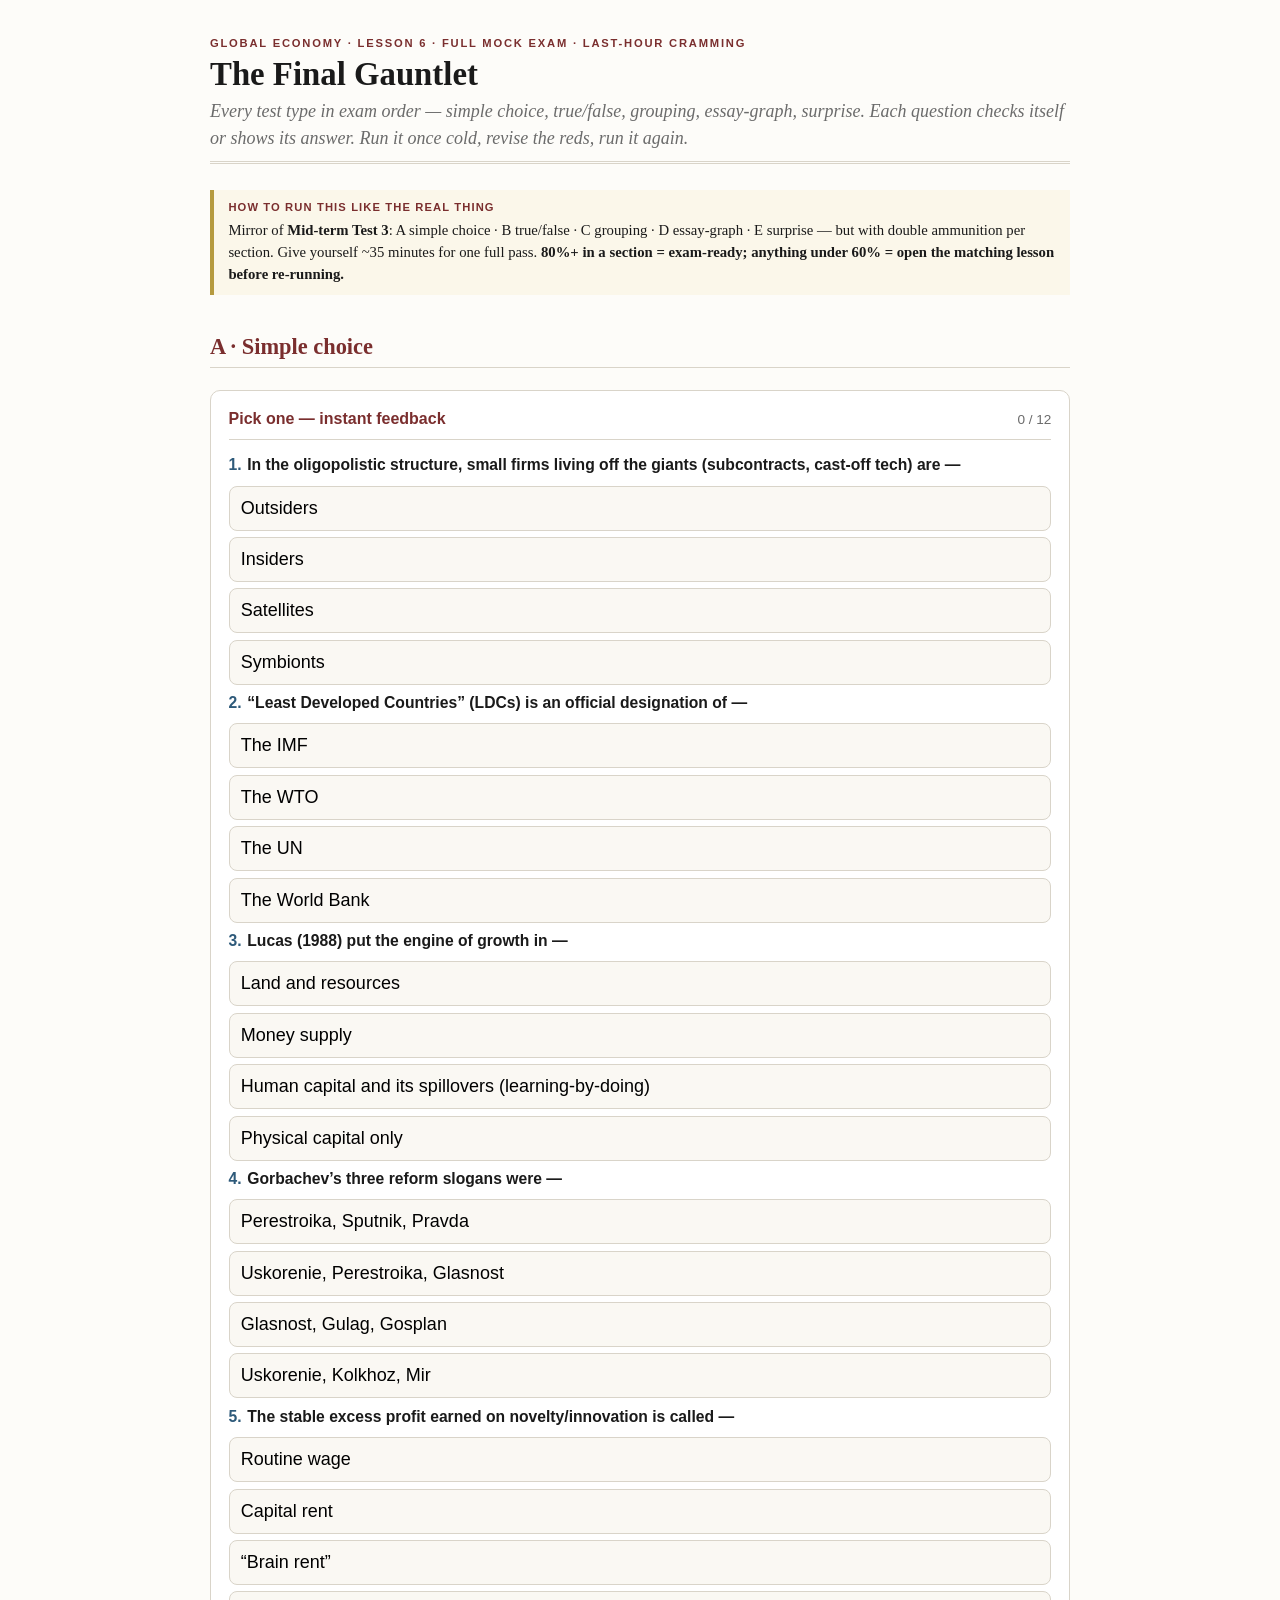
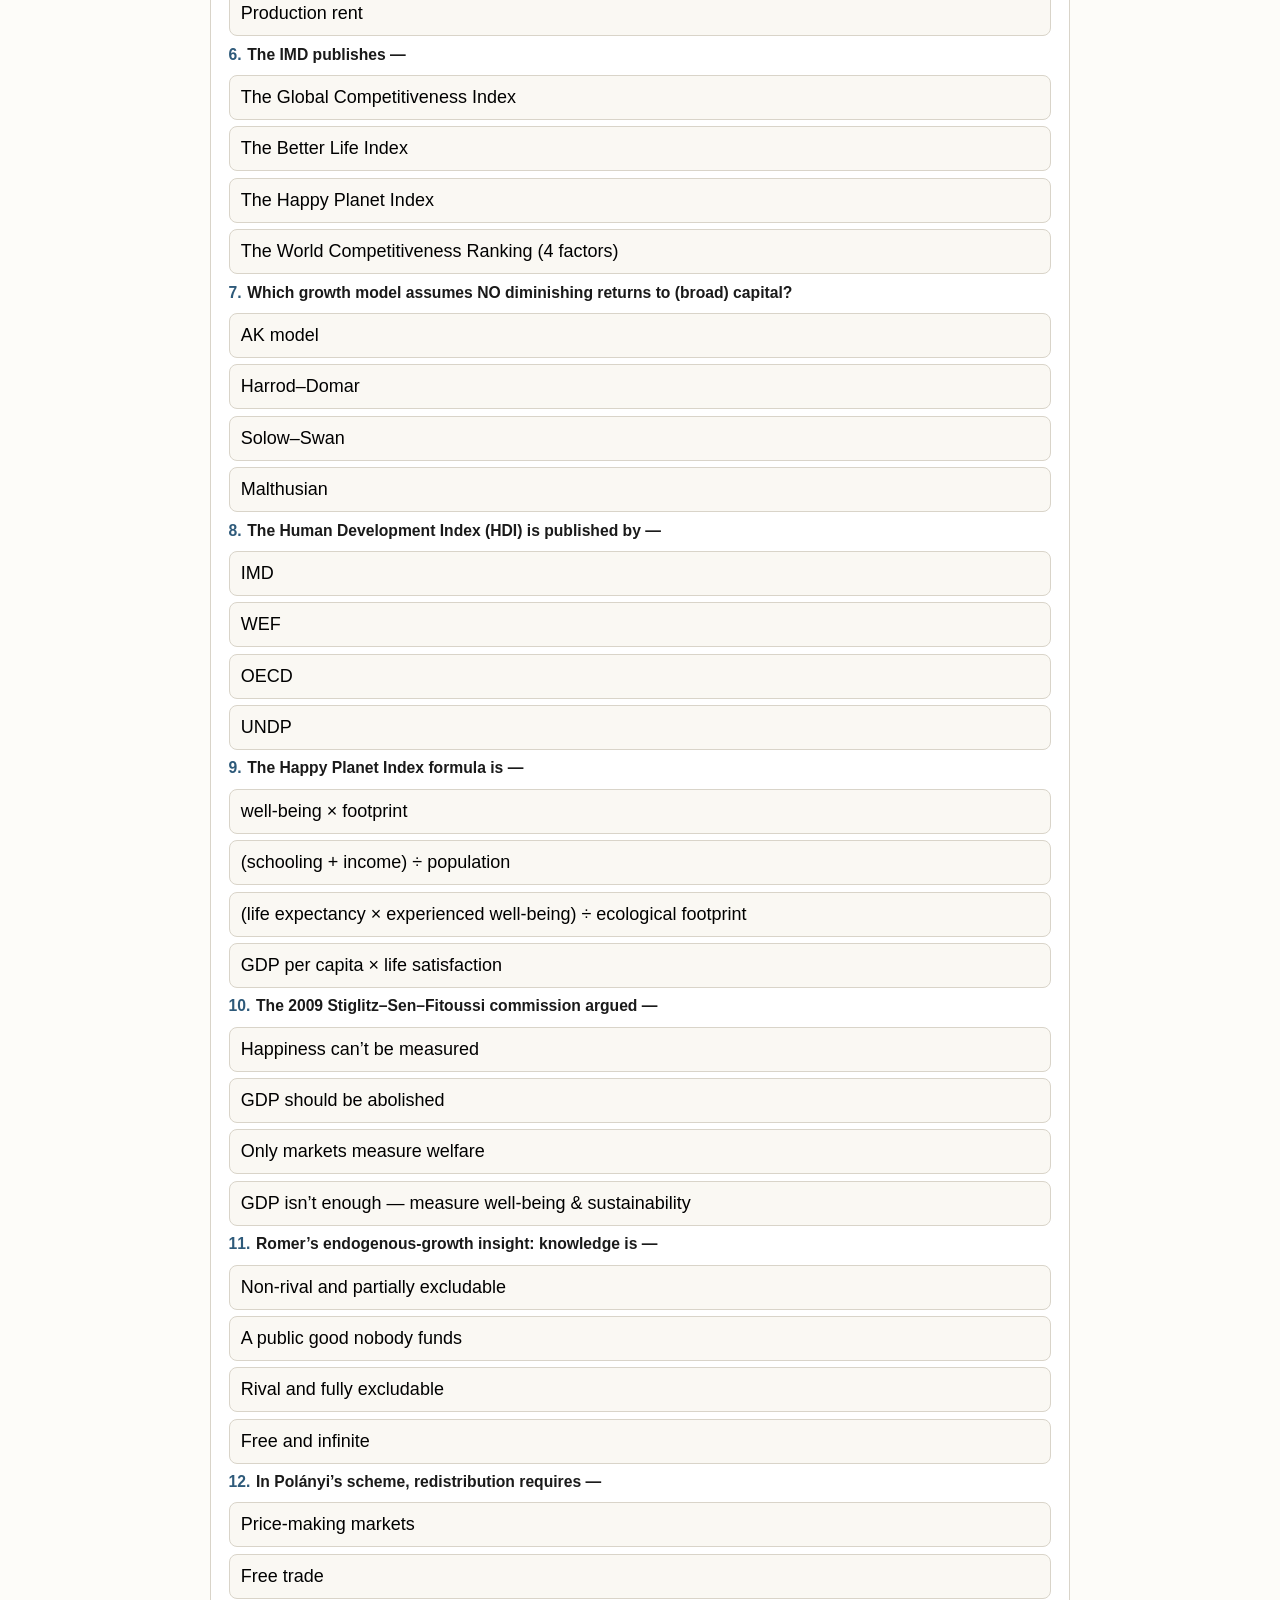
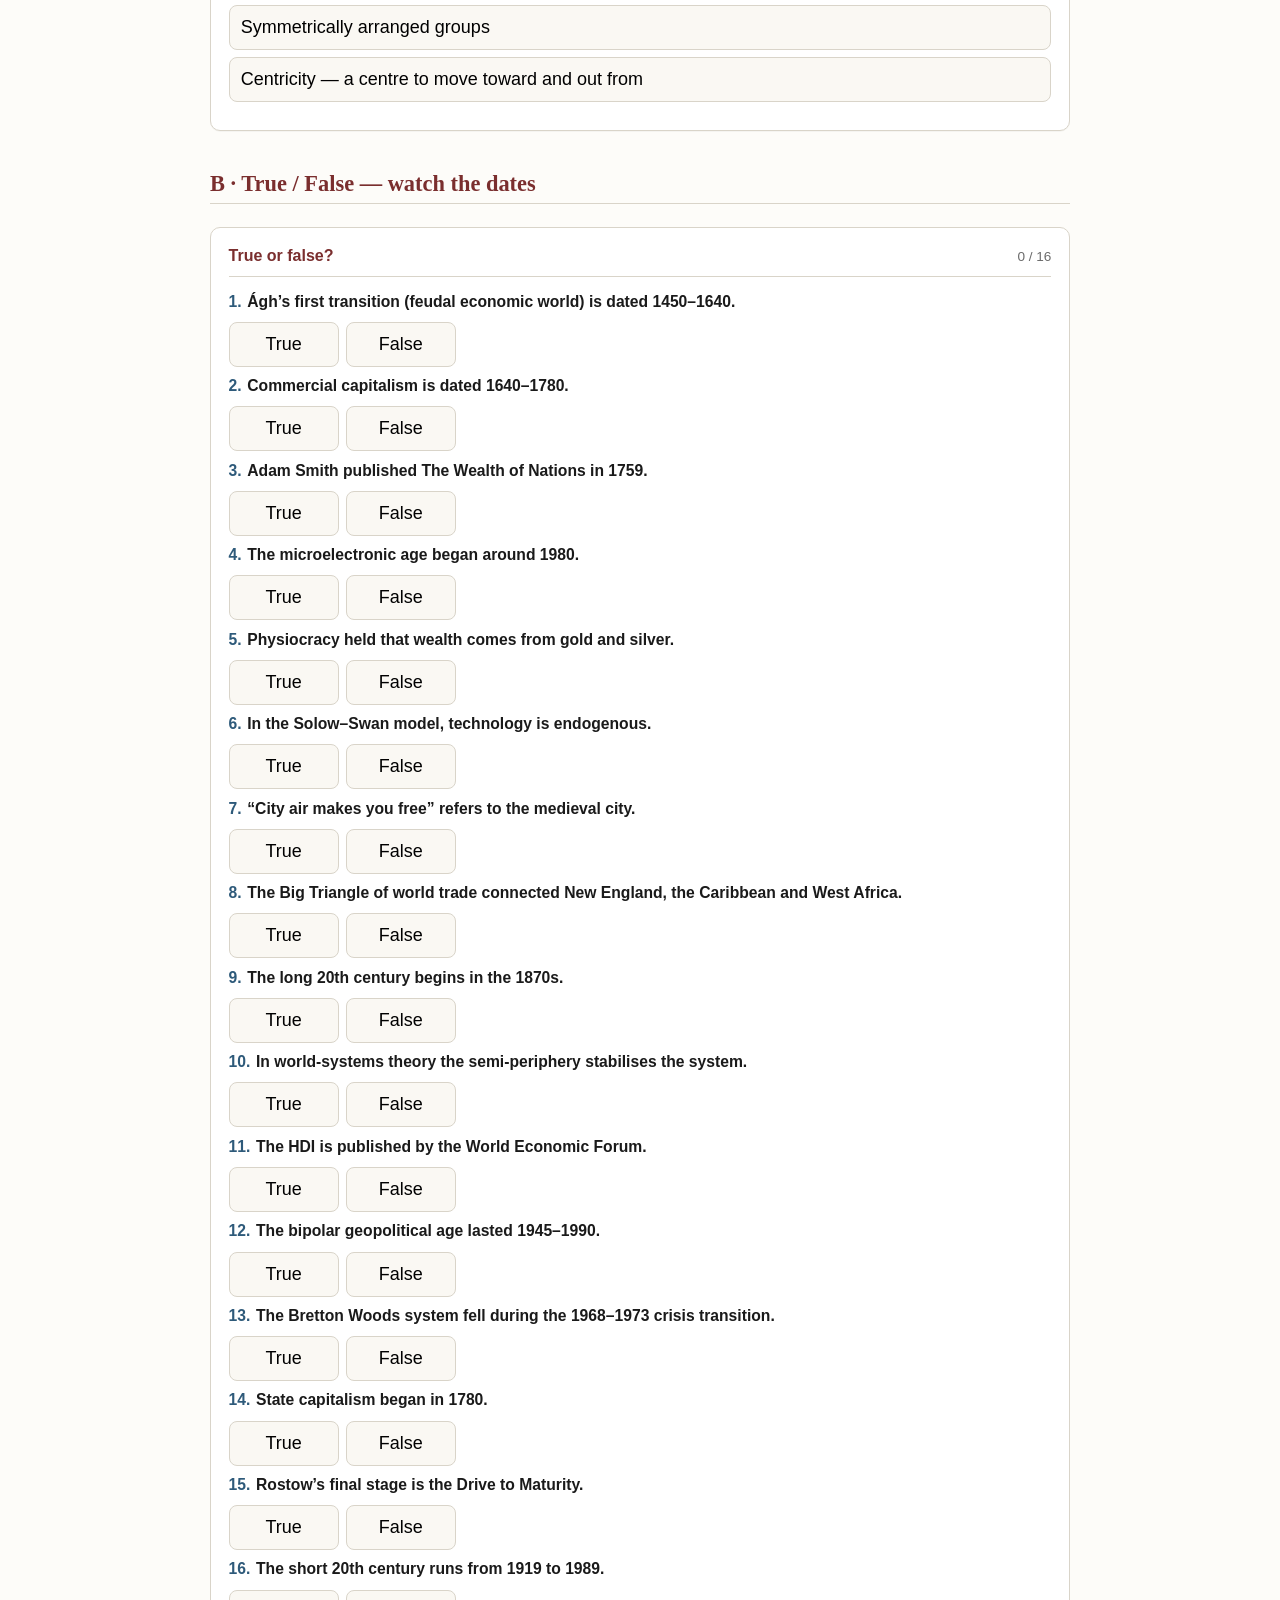
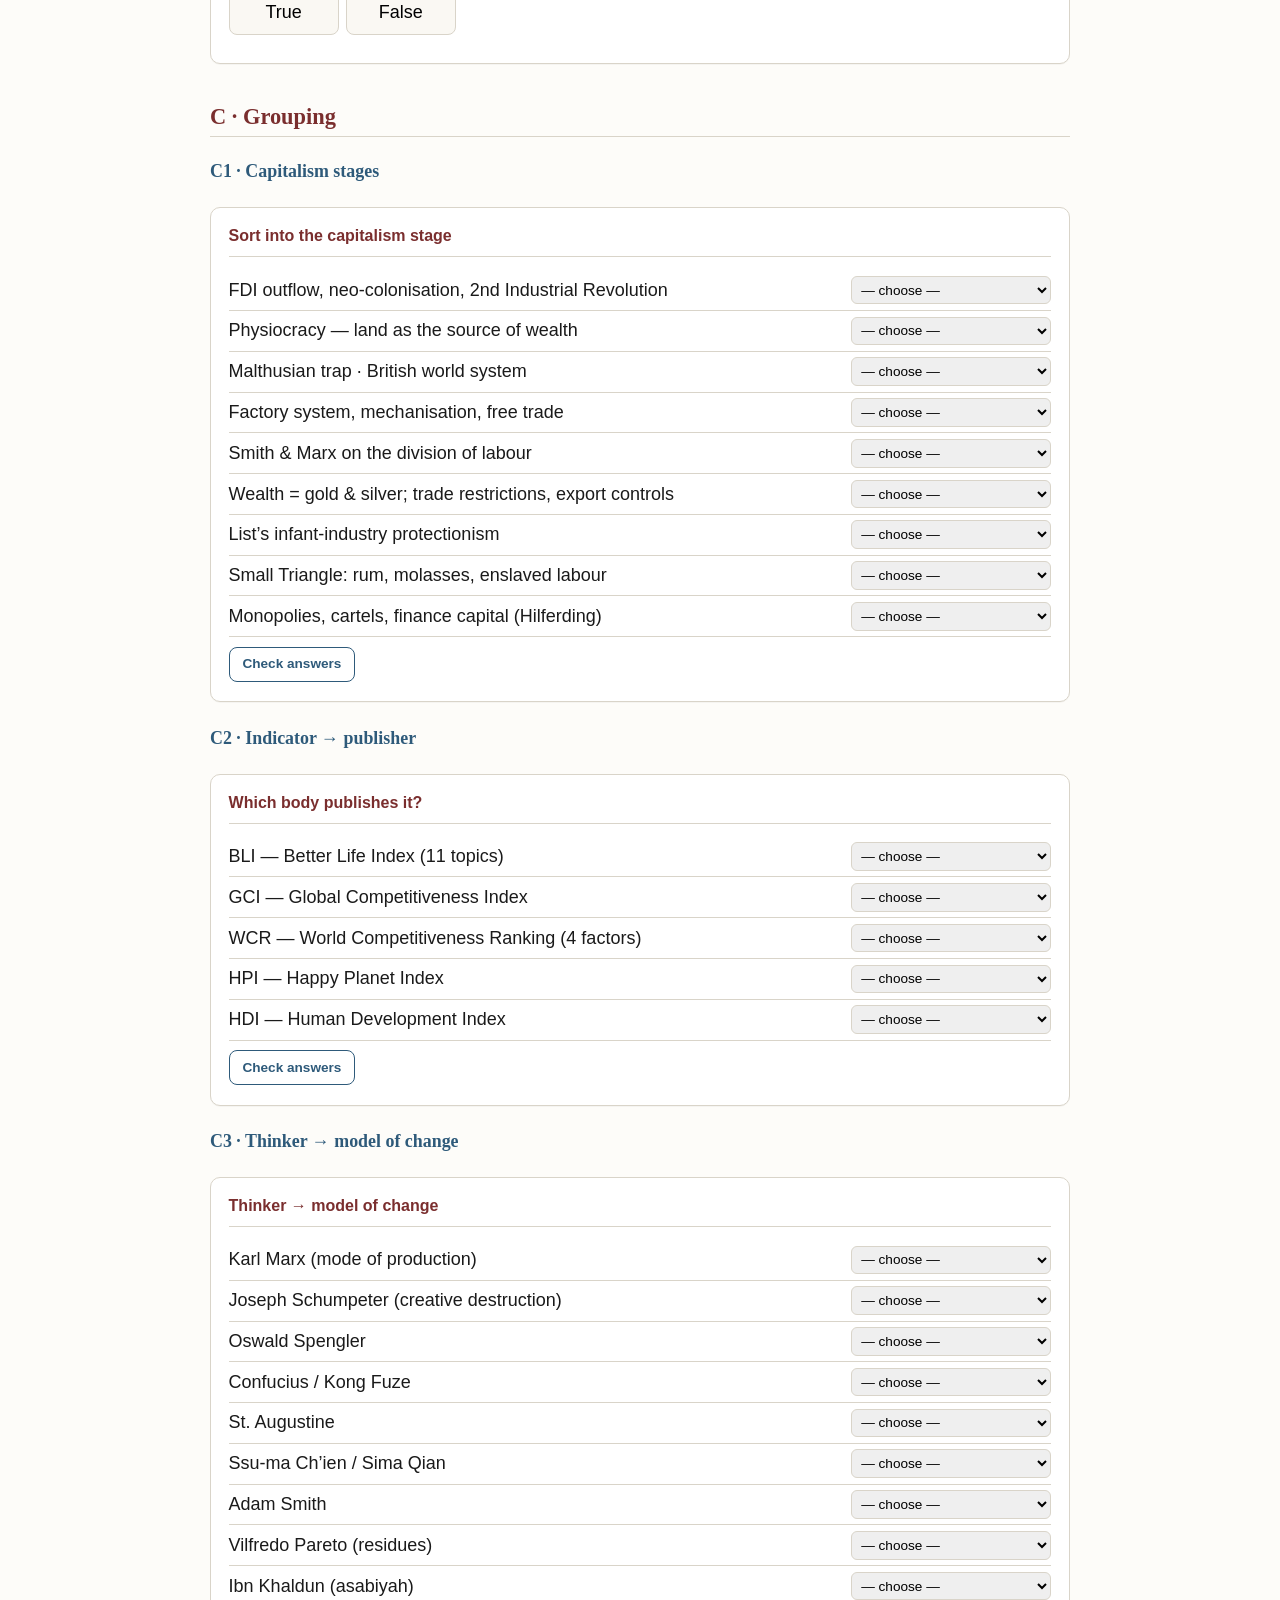
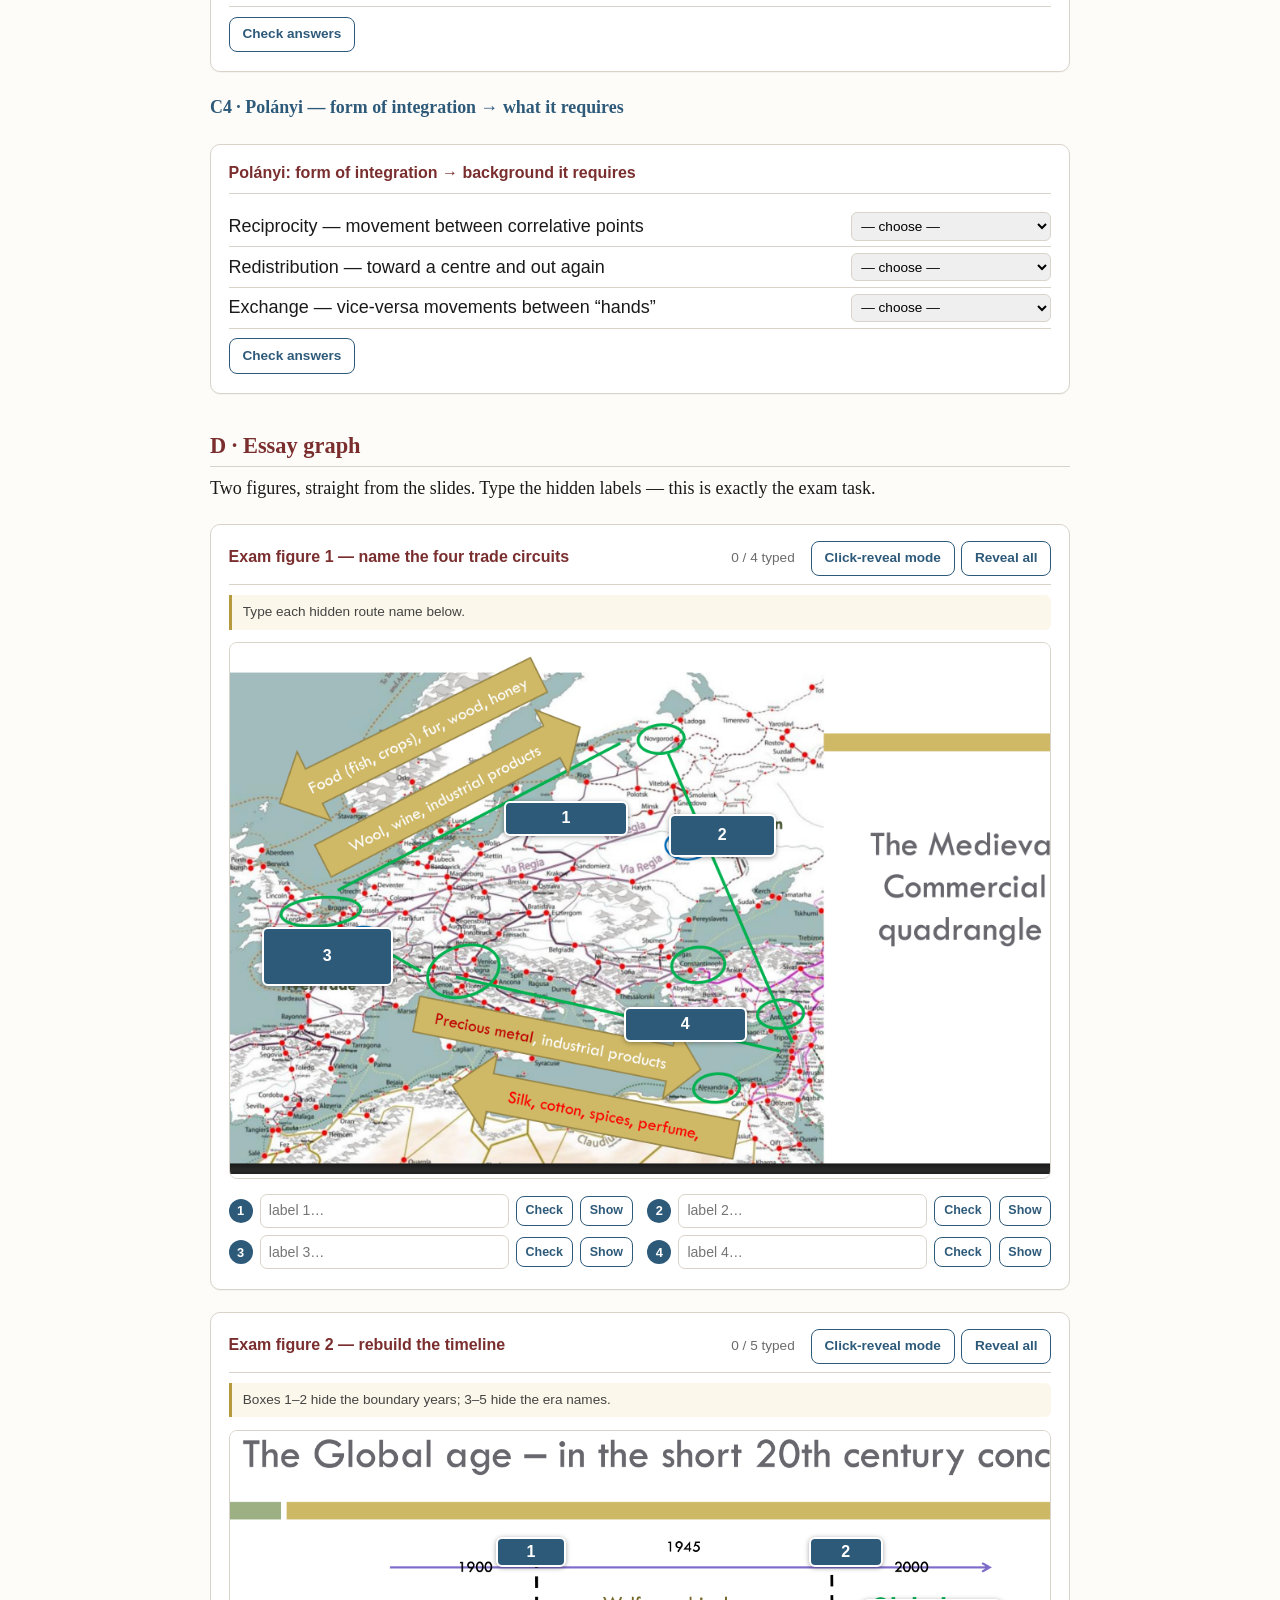
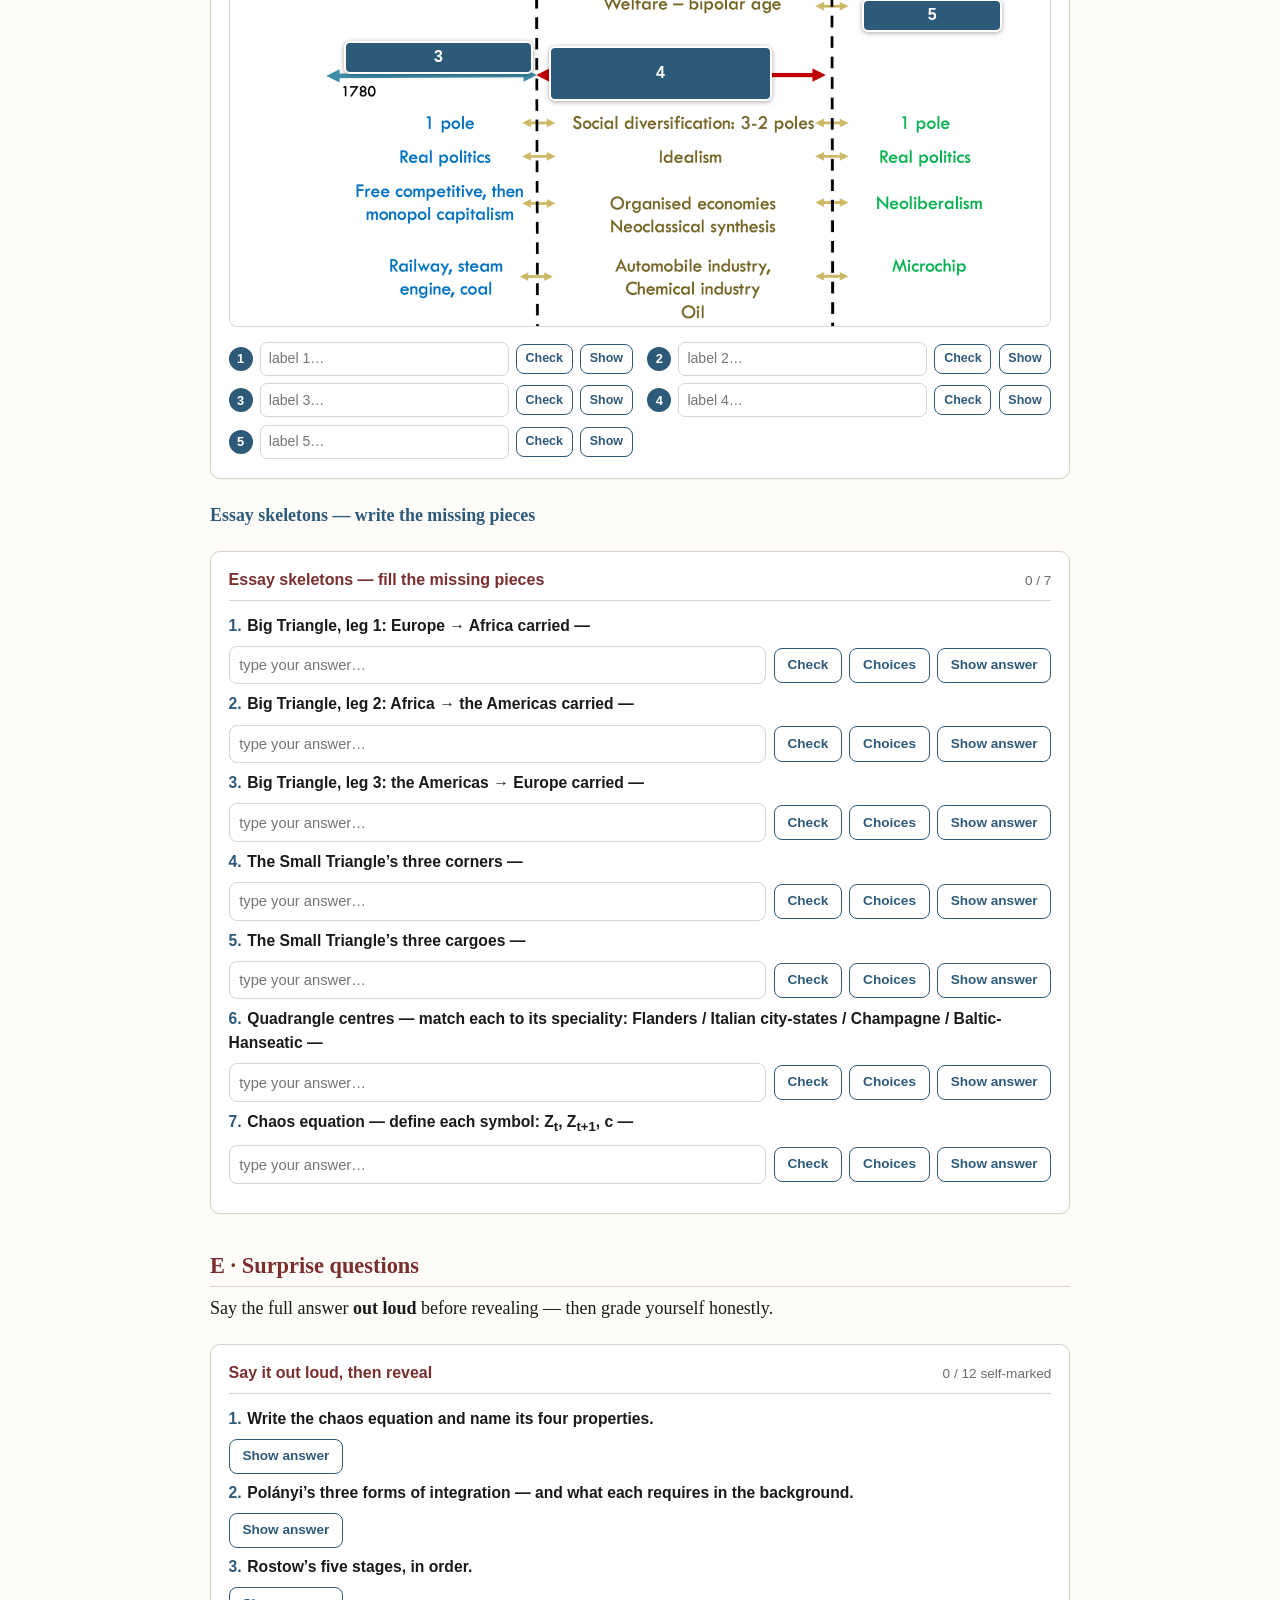
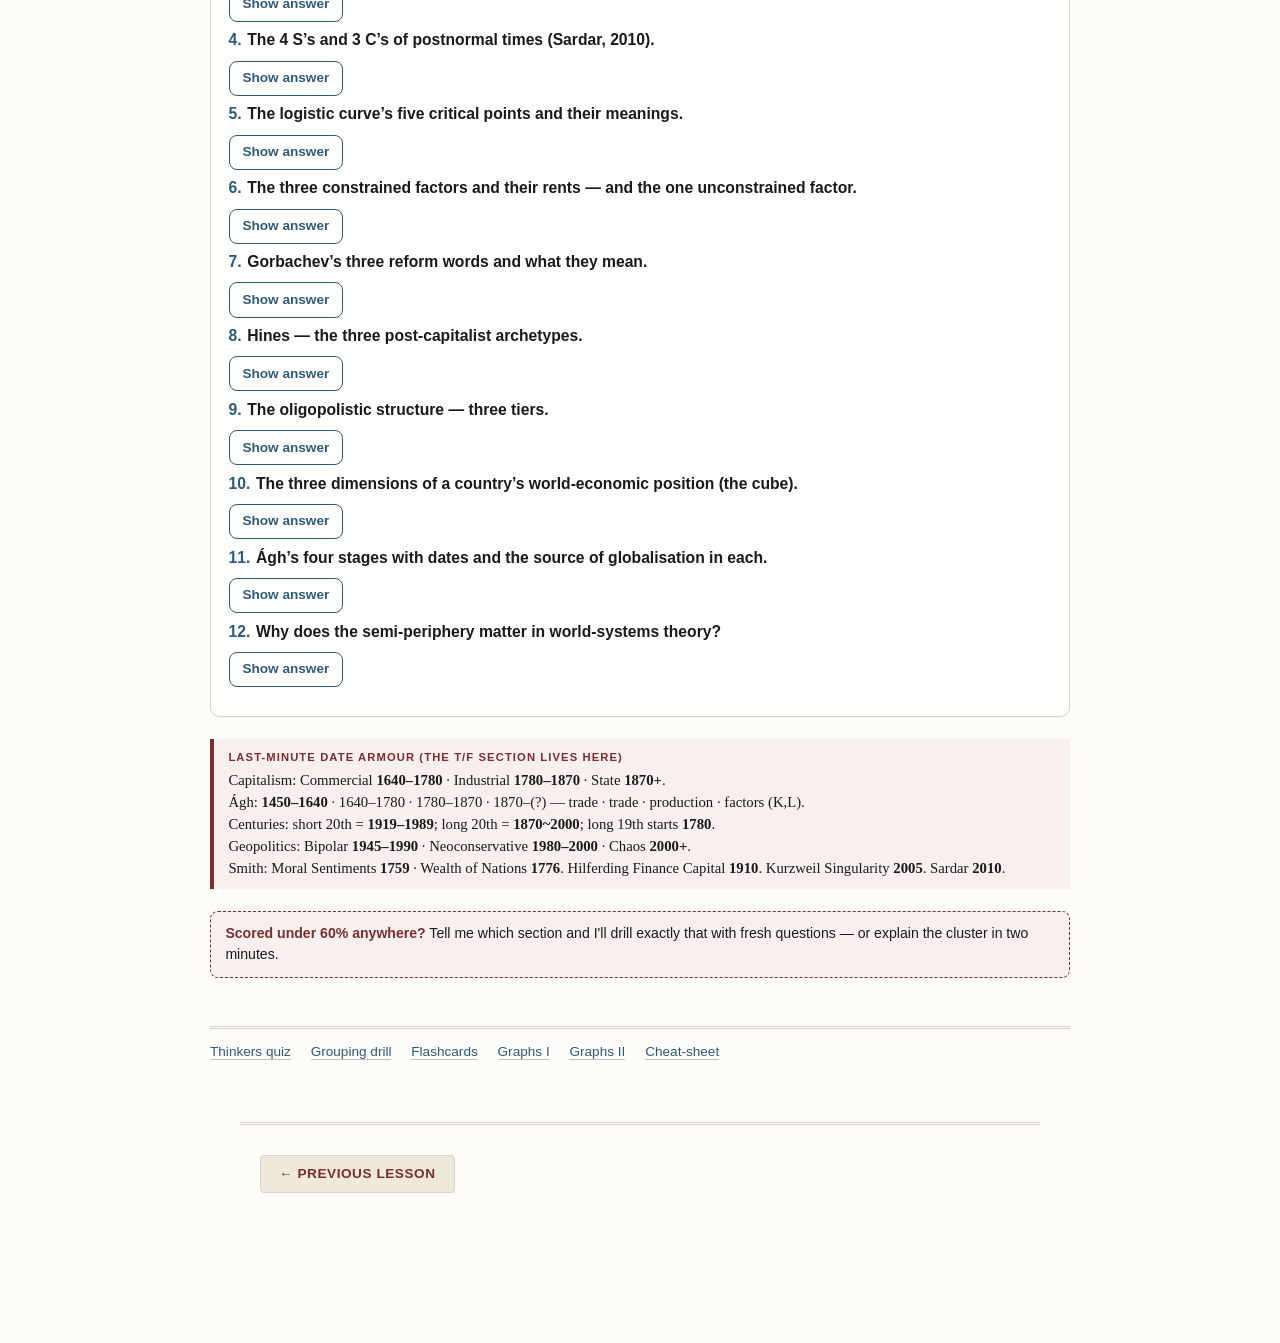
<file: docs/0006-final-practice-test.html>
<!doctype html>
<html lang="en">
<head>
<meta charset="utf-8">
<meta name="viewport" content="width=device-width, initial-scale=1">
<title>Lesson 6 · Final Mock Exam — all test types</title>
<link rel="stylesheet" href="./assets/course.css">
<link rel="stylesheet" href="./assets/quiz.css">
<link rel="stylesheet" href="./assets/imgquiz.css">

<style>
.lesson-nav a {
    display: inline-block;
    padding: 8px 18px;
    background: #efe9dc;
    color: #7a2e2e !important;
    text-decoration: none;
    border: 1px solid #d9d4c9;
    border-radius: 4px;
    font-weight: 600;
    font-family: -apple-system, BlinkMacSystemFont, "Segoe UI", Helvetica, Arial, sans-serif;
    transition: background 0.2s ease, border-color 0.2s ease;
    letter-spacing: 0.04em;
    text-transform: uppercase;
    font-size: 0.85rem;
}
.lesson-nav a:hover {
    background: #d9d4c9;
    border-color: #b59a3f;
    text-decoration: none;
}
.lesson-nav {
    border-top: 3px double #d9d4c9;
    margin-top: 60px !important;
    padding-top: 30px !important;
    padding-bottom: 30px !important;
}
</style>

</head>
<body>
<div class="wrap">

<div class="masthead">
  <div class="kicker">Global Economy · Lesson 6 · Full mock exam · last-hour cramming</div>
  <h1>The Final Gauntlet</h1>
  <p class="sub">Every test type in exam order — simple choice, true/false, grouping, essay-graph, surprise. Each question checks itself or shows its answer. Run it once cold, revise the reds, run it again.</p>
</div>

<div class="note">
  <span class="lbl">How to run this like the real thing</span>
  Mirror of <b>Mid-term Test 3</b>: A&nbsp;simple choice · B&nbsp;true/false · C&nbsp;grouping · D&nbsp;essay-graph · E&nbsp;surprise — but with double ammunition per section. Give yourself ~35 minutes for one full pass. <b>80%+ in a section = exam-ready; anything under 60% = open the matching lesson before re-running.</b>
</div>

<!-- ============ A. SIMPLE CHOICE ============ -->
<h2 id="choice">A · Simple choice</h2>
<div id="q-choice"></div>

<!-- ============ B. TRUE / FALSE ============ -->
<h2 id="tf">B · True / False — watch the dates</h2>
<div id="q-tf"></div>

<!-- ============ C. GROUPING ============ -->
<h2 id="grouping">C · Grouping</h2>
<h3>C1 · Capitalism stages</h3>
<div id="g-cap"></div>
<h3>C2 · Indicator → publisher</h3>
<div id="g-ind"></div>
<h3>C3 · Thinker → model of change</h3>
<div id="g-change"></div>
<h3>C4 · Polányi — form of integration → what it requires</h3>
<div id="g-pol"></div>

<!-- ============ D. ESSAY GRAPH ============ -->
<h2 id="essay">D · Essay graph</h2>
<p>Two figures, straight from the slides. Type the hidden labels — this is exactly the exam task.</p>
<div id="r-quad"></div>
<div id="r-time"></div>
<h3>Essay skeletons — write the missing pieces</h3>
<div id="d-skeleton"></div>

<!-- ============ E. SURPRISE ============ -->
<h2 id="surprise">E · Surprise questions</h2>
<p>Say the full answer <b>out loud</b> before revealing — then grade yourself honestly.</p>
<div id="q-surprise"></div>

<div class="key">
  <span class="lbl">Last-minute date armour (the T/F section lives here)</span>
  Capitalism: Commercial <b>1640–1780</b> · Industrial <b>1780–1870</b> · State <b>1870+</b>.<br>
  Ágh: <b>1450–1640</b> · 1640–1780 · 1780–1870 · 1870–(?) — trade · trade · production · factors (K,L).<br>
  Centuries: short 20th = <b>1919–1989</b>; long 20th = <b>1870~2000</b>; long 19th starts <b>1780</b>.<br>
  Geopolitics: Bipolar <b>1945–1990</b> · Neoconservative <b>1980–2000</b> · Chaos <b>2000+</b>.<br>
  Smith: Moral Sentiments <b>1759</b> · Wealth of Nations <b>1776</b>. Hilferding Finance Capital <b>1910</b>. Kurzweil Singularity <b>2005</b>. Sardar <b>2010</b>.
</div>

<div class="ask">
  <b>Scored under 60% anywhere?</b> Tell me which section and I'll drill exactly that with fresh questions — or explain the cluster in two minutes.
</div>

<div class="foot">
  <a href="index.html">Thinkers quiz</a>
  <a href="0002-grouping-and-graphs.html">Grouping drill</a>
  <a href="0003-flashcards.html">Flashcards</a>
  <a href="0004-read-the-graphs.html">Graphs I</a>
  <a href="0005-read-the-graphs-2.html">Graphs II</a>
  <a href="reference/0001-master-cheatsheet.html">Cheat-sheet</a>
</div>

</div>

<script src="./assets/quiz.js"></script>
<script>
/* ============ A. SIMPLE CHOICE ============ */
GE.mcQuiz('#q-choice', 'Pick one — instant feedback', [
  { q:'The Human Development Index (HDI) is published by —',
    opts:['UNDP','WEF','OECD','IMD'],
    a:0, why:'UNDP. WEF = GCI, OECD = Better Life Index, IMD = World Competitiveness Ranking, NEF = HPI.' },
  { q:'The Happy Planet Index formula is —',
    opts:['(life expectancy × experienced well-being) ÷ ecological footprint','GDP per capita × life satisfaction','(schooling + income) ÷ population','well-being × footprint'],
    a:0, why:'HPI (NEF): sustainable well-being — how much well-being per unit of nature used.' },
  { q:'The 2009 Stiglitz–Sen–Fitoussi commission argued —',
    opts:['GDP isn’t enough — measure well-being & sustainability','GDP should be abolished','Happiness can’t be measured','Only markets measure welfare'],
    a:0, why:'Commission on the Measurement of Economic Performance and Social Progress.' },
  { q:'In Polányi’s scheme, redistribution requires —',
    opts:['Centricity — a centre to move toward and out from','Symmetrically arranged groups','Price-making markets','Free trade'],
    a:0, why:'Reciprocity ↔ symmetry; redistribution ↔ centricity; exchange ↔ price-making markets.' },
  { q:'Which growth model assumes NO diminishing returns to (broad) capital?',
    opts:['AK model','Solow–Swan','Harrod–Domar','Malthusian'],
    a:0, why:'AK: “capital” includes machines + knowledge + skills + infrastructure → investment has permanent growth effects.' },
  { q:'Romer’s endogenous-growth insight: knowledge is —',
    opts:['Non-rival and partially excludable','Rival and fully excludable','Free and infinite','A public good nobody funds'],
    a:0, why:'Many can use it at once (non-rival); patents make it partially excludable → R&D pays, increasing returns.' },
  { q:'Lucas (1988) put the engine of growth in —',
    opts:['Human capital and its spillovers (learning-by-doing)','Physical capital only','Land and resources','Money supply'],
    a:0, why:'Limit: human capital is hard to measure.' },
  { q:'In the oligopolistic structure, small firms living off the giants (subcontracts, cast-off tech) are —',
    opts:['Symbionts','Outsiders','Insiders','Satellites'],
    a:0, why:'Three tiers: oligopolistic sector · symbionts · outsiders.' },
  { q:'The stable excess profit earned on novelty/innovation is called —',
    opts:['“Brain rent”','Capital rent','Production rent','Routine wage'],
    a:0, why:'Constrained factors: natural resources → production rent · capital/tech → capital rent · novelty → brain rent. Routine labour is unconstrained → lowest wage.' },
  { q:'Gorbachev’s three reform slogans were —',
    opts:['Uskorenie, Perestroika, Glasnost','Perestroika, Sputnik, Pravda','Glasnost, Gulag, Gosplan','Uskorenie, Kolkhoz, Mir'],
    a:0, why:'Acceleration, restructuring, openness → 1989–91 collapse.' },
  { q:'“Least Developed Countries” (LDCs) is an official designation of —',
    opts:['The UN','The IMF','The World Bank','The WTO'],
    a:0, why:'Official UN category: lowest socioeconomic indicators, weak human assets, high vulnerability.' },
  { q:'The IMD publishes —',
    opts:['The World Competitiveness Ranking (4 factors)','The Global Competitiveness Index','The Better Life Index','The Happy Planet Index'],
    a:0, why:'WCR: economic performance, government efficiency, business efficiency, infrastructure.' },
], {shuffle:true});

/* ============ B. TRUE / FALSE ============ */
GE.tfQuiz('#q-tf', 'True or false?', [
  { s:'State capitalism began in 1780.', t:false,
    why:'1870+. 1780 is the start of INDUSTRIAL capitalism (1780–1870).' },
  { s:'The short 20th century runs from 1919 to 1989.', t:true,
    why:'Boundaries: WWI settlement and the fall of the Wall.' },
  { s:'The Big Triangle of world trade connected New England, the Caribbean and West Africa.', t:false,
    why:'That is the SMALL Triangle. The Big Triangle: Europe – Africa – the Americas.' },
  { s:'Commercial capitalism is dated 1640–1780.', t:true,
    why:'Then industrial 1780–1870, state 1870+.' },
  { s:'Ágh’s first transition (feudal economic world) is dated 1450–1640.', t:true,
    why:'Rows: 1450–1640 · 1640–1780 · 1780–1870 · 1870–(?).' },
  { s:'The microelectronic age began around 1980.', t:true,
    why:'High 1870–1930s · Low 1920s–1990 · Microelectronic 1980+.' },
  { s:'The HDI is published by the World Economic Forum.', t:false,
    why:'UNDP. The WEF publishes the Global Competitiveness Index.' },
  { s:'In the Solow–Swan model, technology is endogenous.', t:false,
    why:'Exogenous — that is exactly what endogenous growth theory fixed.' },
  { s:'Physiocracy held that wealth comes from gold and silver.', t:false,
    why:'That is mercantilism. Physiocracy: land/agriculture is the true source of wealth.' },
  { s:'The Bretton Woods system fell during the 1968–1973 crisis transition.', t:true,
    why:'Protests, oil crises, stagflation, Club of Rome — the transition years.' },
  { s:'In world-systems theory the semi-periphery stabilises the system.', t:true,
    why:'It prevents a bipolar core-vs-periphery confrontation and is the ladder for upgrading.' },
  { s:'Adam Smith published The Wealth of Nations in 1759.', t:false,
    why:'1776. 1759 is The Theory of Moral Sentiments.' },
  { s:'The bipolar geopolitical age lasted 1945–1990.', t:true,
    why:'Then neoconservative 1980–2000 (overlapping), chaos 2000+.' },
  { s:'“City air makes you free” refers to the medieval city.', t:true,
    why:'Towndwellers gained freedom vs the feudal countryside.' },
  { s:'Rostow’s final stage is the Drive to Maturity.', t:false,
    why:'The final stage is the Age of Mass Consumption.' },
  { s:'The long 20th century begins in the 1870s.', t:true,
    why:'1870~ → 2000; the SHORT 20th century is 1919–1989.' },
], {shuffle:true});

/* ============ C. GROUPING ============ */
GE.grouping('#g-cap', 'Sort into the capitalism stage',
  ['Commercial 1640–1780','Industrial 1780–1870','State 1870+'],
  [
    {item:'Wealth = gold &amp; silver; trade restrictions, export controls', cat:'Commercial 1640–1780'},
    {item:'Physiocracy — land as the source of wealth', cat:'Commercial 1640–1780'},
    {item:'Small Triangle: rum, molasses, enslaved labour', cat:'Commercial 1640–1780'},
    {item:'Factory system, mechanisation, free trade', cat:'Industrial 1780–1870'},
    {item:'Malthusian trap · British world system', cat:'Industrial 1780–1870'},
    {item:'Smith &amp; Marx on the division of labour', cat:'Industrial 1780–1870'},
    {item:'Monopolies, cartels, finance capital (Hilferding)', cat:'State 1870+'},
    {item:'FDI outflow, neo-colonisation, 2nd Industrial Revolution', cat:'State 1870+'},
    {item:'List’s infant-industry protectionism', cat:'State 1870+'},
  ]);

GE.grouping('#g-ind', 'Which body publishes it?',
  ['UNDP','WEF','NEF','OECD','IMD'],
  [
    {item:'HDI — Human Development Index', cat:'UNDP'},
    {item:'GCI — Global Competitiveness Index', cat:'WEF'},
    {item:'HPI — Happy Planet Index', cat:'NEF'},
    {item:'BLI — Better Life Index (11 topics)', cat:'OECD'},
    {item:'WCR — World Competitiveness Ranking (4 factors)', cat:'IMD'},
  ]);

GE.grouping('#g-change', 'Thinker → model of change',
  ['Cyclical','Linear','Spiral'],
  [
    {item:'Ibn Khaldun (asabiyah)', cat:'Cyclical'},
    {item:'Ssu-ma Ch’ien / Sima Qian', cat:'Cyclical'},
    {item:'Vilfredo Pareto (residues)', cat:'Cyclical'},
    {item:'Oswald Spengler', cat:'Cyclical'},
    {item:'St. Augustine', cat:'Linear'},
    {item:'Confucius / Kong Fuze', cat:'Linear'},
    {item:'Adam Smith', cat:'Linear'},
    {item:'Karl Marx (mode of production)', cat:'Spiral'},
    {item:'Joseph Schumpeter (creative destruction)', cat:'Spiral'},
  ]);

GE.grouping('#g-pol', 'Polányi: form of integration → background it requires',
  ['Symmetry','Centricity','Price-making markets'],
  [
    {item:'Reciprocity — movement between correlative points', cat:'Symmetry'},
    {item:'Redistribution — toward a centre and out again', cat:'Centricity'},
    {item:'Exchange — vice-versa movements between “hands”', cat:'Price-making markets'},
  ]);

/* ============ D. ESSAY GRAPH ============ */
GE.imgReveal('#r-quad', {
  src: './assets/img/medieval-quadrangle.png',
  title: 'Exam figure 1 — name the four trade circuits',
  prompt: 'Type each hidden route name below.',
  spots: [
    { x:33.5, y:29.5, w:15, h:6.5, label:'Hanseatic trade', accept:['hansa','hansa trade'] },
    { x:53.5, y:32,   w:13, h:8,   label:'Varangian trade' },
    { x:4,    y:53,   w:16, h:11,  label:'Overland &amp; river trade', accept:['overland','river trade','overland trade','overland and river'] },
    { x:48,   y:68,   w:15, h:6.5, label:'Levante trade', accept:['levant trade','levant'] },
  ],
});
GE.imgReveal('#r-time', {
  src: './assets/img/short-20th-century.png',
  title: 'Exam figure 2 — rebuild the timeline',
  prompt: 'Boxes 1–2 hide the boundary years; 3–5 hide the era names.',
  spots: [
    { x:32.5, y:21.5, w:8.5, h:6,  label:'1919' },
    { x:70.5, y:21.5, w:9,   h:6,  label:'1989' },
    { x:14,   y:42.5, w:23,  h:6.5, label:'Long 19th century', accept:['long 19th','long nineteenth century'] },
    { x:39,   y:43.5, w:27,  h:11,  label:'Short 20th century', accept:['short 20th','short twentieth century'] },
    { x:77,   y:34,   w:17,  h:6.5, label:'Global age' },
  ],
});
GE.typeQuiz('#d-skeleton', 'Essay skeletons — fill the missing pieces', [
  { q:'Big Triangle, leg 1: Europe → Africa carried —',
    a:'Finished goods (manufactures, textiles, guns)',
    accept:['finished goods','manufactures','manufactured goods','finished products'],
    opts:['Finished goods','Enslaved people','Raw materials','Rum and molasses'], ai:0 },
  { q:'Big Triangle, leg 2: Africa → the Americas carried —',
    a:'Enslaved people',
    accept:['enslaved people','slaves','enslaved labour'],
    opts:['Enslaved people','Sugar and cotton','Finished goods','Silver'], ai:0 },
  { q:'Big Triangle, leg 3: the Americas → Europe carried —',
    a:'Raw materials — sugar, cotton, tobacco',
    accept:['raw materials','sugar cotton tobacco'],
    opts:['Raw materials (sugar, cotton, tobacco)','Finished goods','Enslaved people','Machines'], ai:0,
    why:'Nature of the trade: transatlantic, triangular, exploitative.' },
  { q:'The Small Triangle’s three corners —',
    a:'New England · the Caribbean · West Africa',
    accept:['new england caribbean west africa'],
    opts:['New England, Caribbean, West Africa','Europe, Africa, Americas','Britain, India, China','Spain, Mexico, Philippines'], ai:0 },
  { q:'The Small Triangle’s three cargoes —',
    a:'Rum · molasses · enslaved labour',
    accept:['rum molasses enslaved labour','rum molasses slaves'],
    opts:['Rum, molasses, enslaved labour','Silk, spices, porcelain','Sugar, coffee, cocoa','Fish, timber, fur'], ai:0 },
  { q:'Quadrangle centres — match each to its speciality: Flanders / Italian city-states / Champagne / Baltic-Hanseatic —',
    a:'Flanders = textiles · Italy (Venice/Genoa) = luxury · Champagne = fairs · Baltic/Hanseatic = raw materials',
    accept:['textiles luxury fairs raw materials'],
    opts:['Textiles · luxury · fairs · raw materials','Fairs · textiles · luxury · fish','Luxury · fairs · textiles · wool','Wine · silk · spices · grain'], ai:0 },
  { q:'Chaos equation — define each symbol: Z<sub>t</sub>, Z<sub>t+1</sub>, c —',
    a:'Z<sub>t</sub> = current state · Z<sub>t+1</sub> = next state · c = constant parameter (control / environment)',
    accept:['current state next state constant','current next constant parameter'],
    opts:['Current state · next state · constant parameter','Growth rate · time · capital','Output · input · error','Price · quantity · elasticity'], ai:0,
    why:'It is the Mandelbrot-set iteration — the maths behind the “butterfly effect” in the global economy.' },
]);

/* ============ E. SURPRISE ============ */
GE.revealQ('#q-surprise', 'Say it out loud, then reveal', [
  { q:'Write the chaos equation and name its four properties.',
    a:'Z<sub>t+1</sub> = Z<sub>t</sub>² + c — ① feed-back loops (self-regulating system) ② general law / simple rule (chaos has a hidden structure) ③ sensitivity to initial conditions (dynamic instability, no uni-linear catching up, security policy matters) ④ non-linearity (unexpected complex results; polycrisis &amp; mutual dependence).' },
  { q:'Polányi’s three forms of integration — and what each requires in the background.',
    a:'Reciprocity (needs <b>symmetry</b> — symmetrical groupings like kinship) · Redistribution (needs <b>centricity</b> — a centre, by custom/law/central decision) · Exchange (needs <b>price-making markets</b>).' },
  { q:'Rostow’s five stages, in order.',
    a:'Traditional society → Preconditions for take-off → Take-off → Drive to maturity → Age of mass consumption.' },
  { q:'The 4 S’s and 3 C’s of postnormal times (Sardar, 2010).',
    a:'S’s: Speed (accelerating change) · Scope (blowing up) · Scale (shrinking) · Simultaneity (multiplying). C’s: Complexity · Chaos · Contradictions. “Old orthodoxies are dying, new ones have yet to be born…”' },
  { q:'The logistic curve’s five critical points and their meanings.',
    a:'E lower elbow — new phenomenon proves viable, flourishing begins · I inflection — deepest qualitative change, flourishing → maturity · F upper elbow — slowing growth makes the limit visible · H saturation start — actual start of decline/run-off · Z end of run-off — function approaches its maximum (in the infinite).' },
  { q:'The three constrained factors and their rents — and the one unconstrained factor.',
    a:'Natural resources → <b>production rent</b> · technology/capital → <b>capital rent</b> · novelty/innovation → <b>“brain rent”</b>. Only routine labour is unconstrained → enters at its lower threshold (lowest wage). Prices are set at the upper-threshold cost of the constrained factors.' },
  { q:'Gorbachev’s three reform words and what they mean.',
    a:'<b>Uskorenie</b> = acceleration · <b>Perestroika</b> = restructuring · <b>Glasnost</b> = openness. 1980s Soviet reforms → 1989–91 collapse.' },
  { q:'Hines — the three post-capitalist archetypes.',
    a:'<b>Circular Commons</b> (environmental stewardship, shared resources) · <b>Non-Workers’ Paradise</b> (social justice; decouple labour from survival) · <b>Tech-Led Abundance</b> (innovation ends scarcity). From “Imagining After Capitalism”.' },
  { q:'The oligopolistic structure — three tiers.',
    a:'<b>Oligopolistic sector</b> (few dominant firms that individually move the economy) · <b>Symbionts</b> (small firms surviving off the oligopoly) · <b>Outsiders</b> (outside the structure; less profitable, peak-capacity fillers).' },
  { q:'The three dimensions of a country’s world-economic position (the cube).',
    a:'<b>Size of the country</b> (→ giant) · <b>position of the companies</b> (market dependent → market dominating) · <b>state of development</b> (underdeveloped → developed).' },
  { q:'Ágh’s four stages with dates and the source of globalisation in each.',
    a:'I. 1st transition, feudal economic world 1450–1640 — trade · II. Commercial world economy 1640–1780 — trade · III. Free market-industrial world economy 1780–1870 — production · IV. 2nd transition 1870–(?) — factors (K, L). Dynamics pulse: extensive → intensive → extensive → intensive.' },
  { q:'Why does the semi-periphery matter in world-systems theory?',
    a:'It <b>stabilises</b> the system — prevents a bipolar core-vs-periphery confrontation — and is the <b>ladder</b>: upgrading and catching up happen through it.' },
]);
</script>

<div class="lesson-nav" style="margin: 40px auto; max-width: 800px; display: flex; justify-content: space-between; padding: 20px;">
  <div><a href="0005-read-the-graphs-2.html">&larr; Previous Lesson</a></div>
    <div></div>
</div>
</body>
</html>
</file>
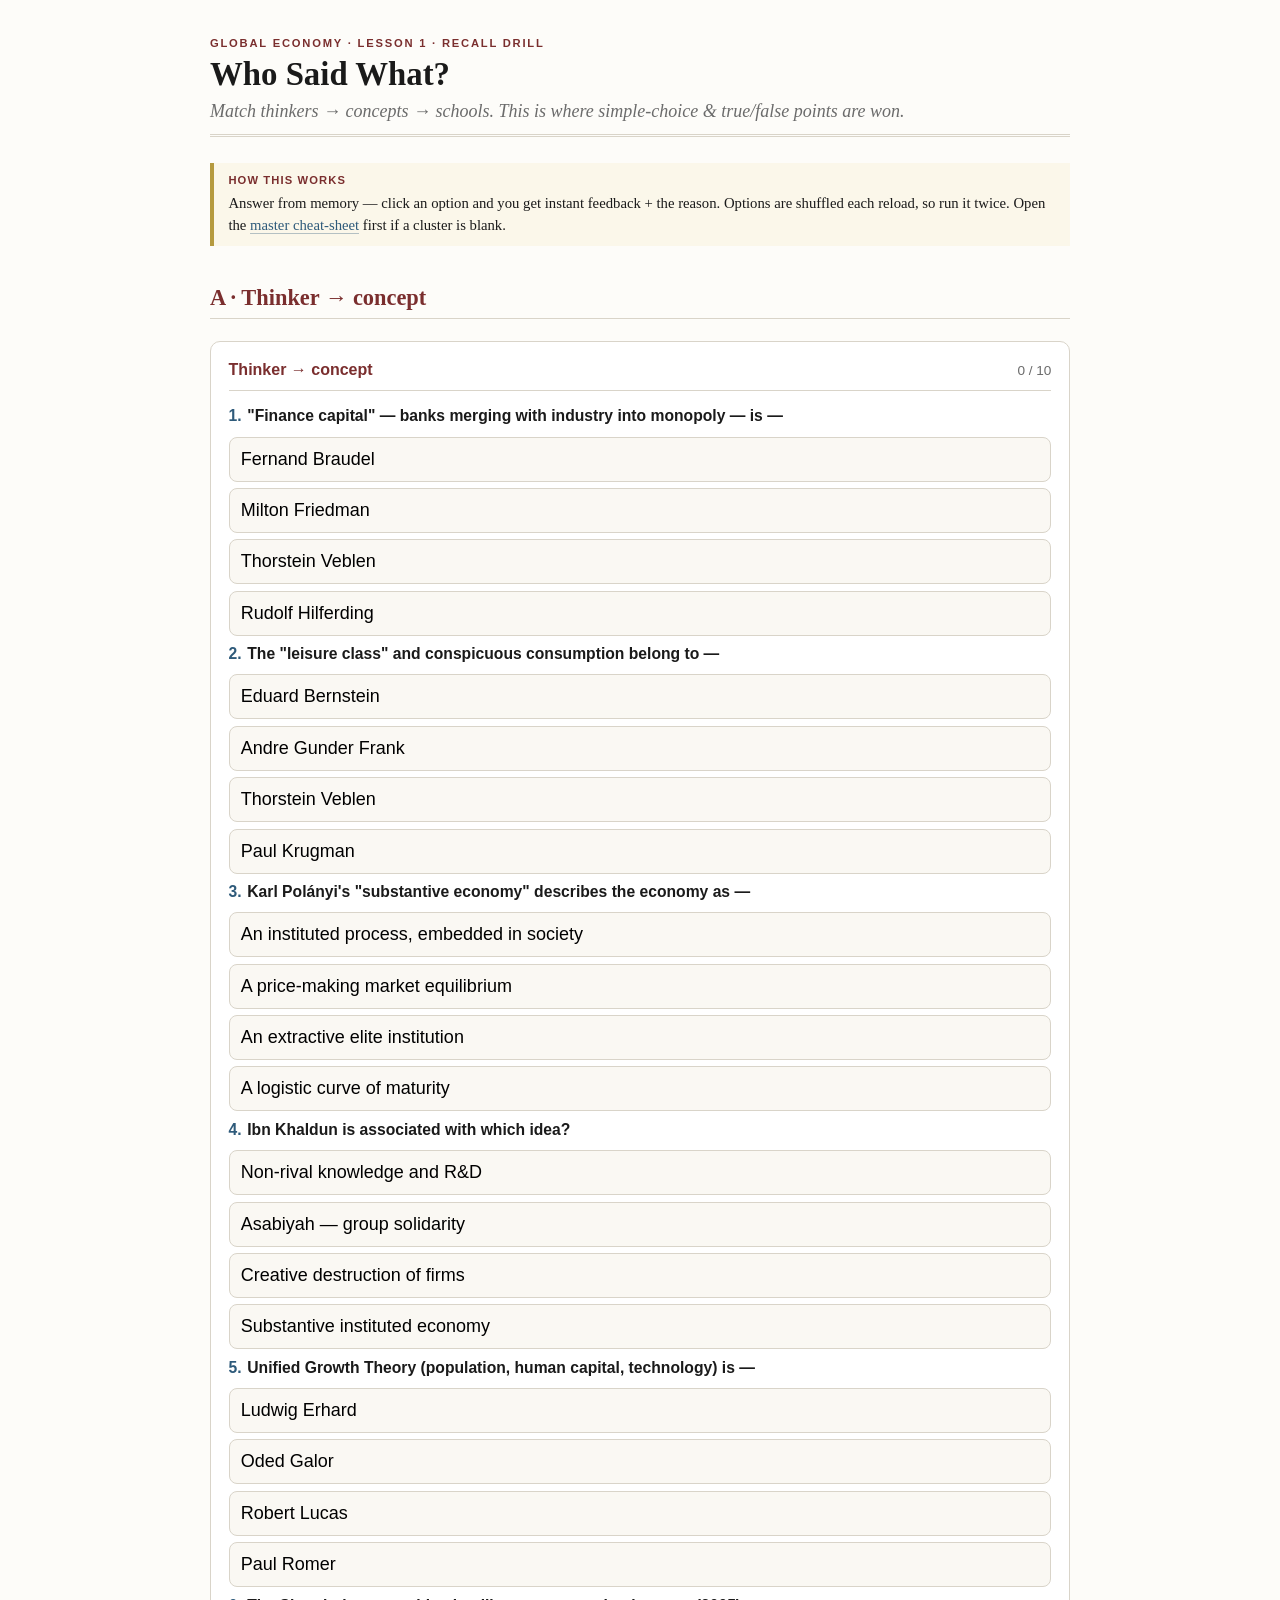
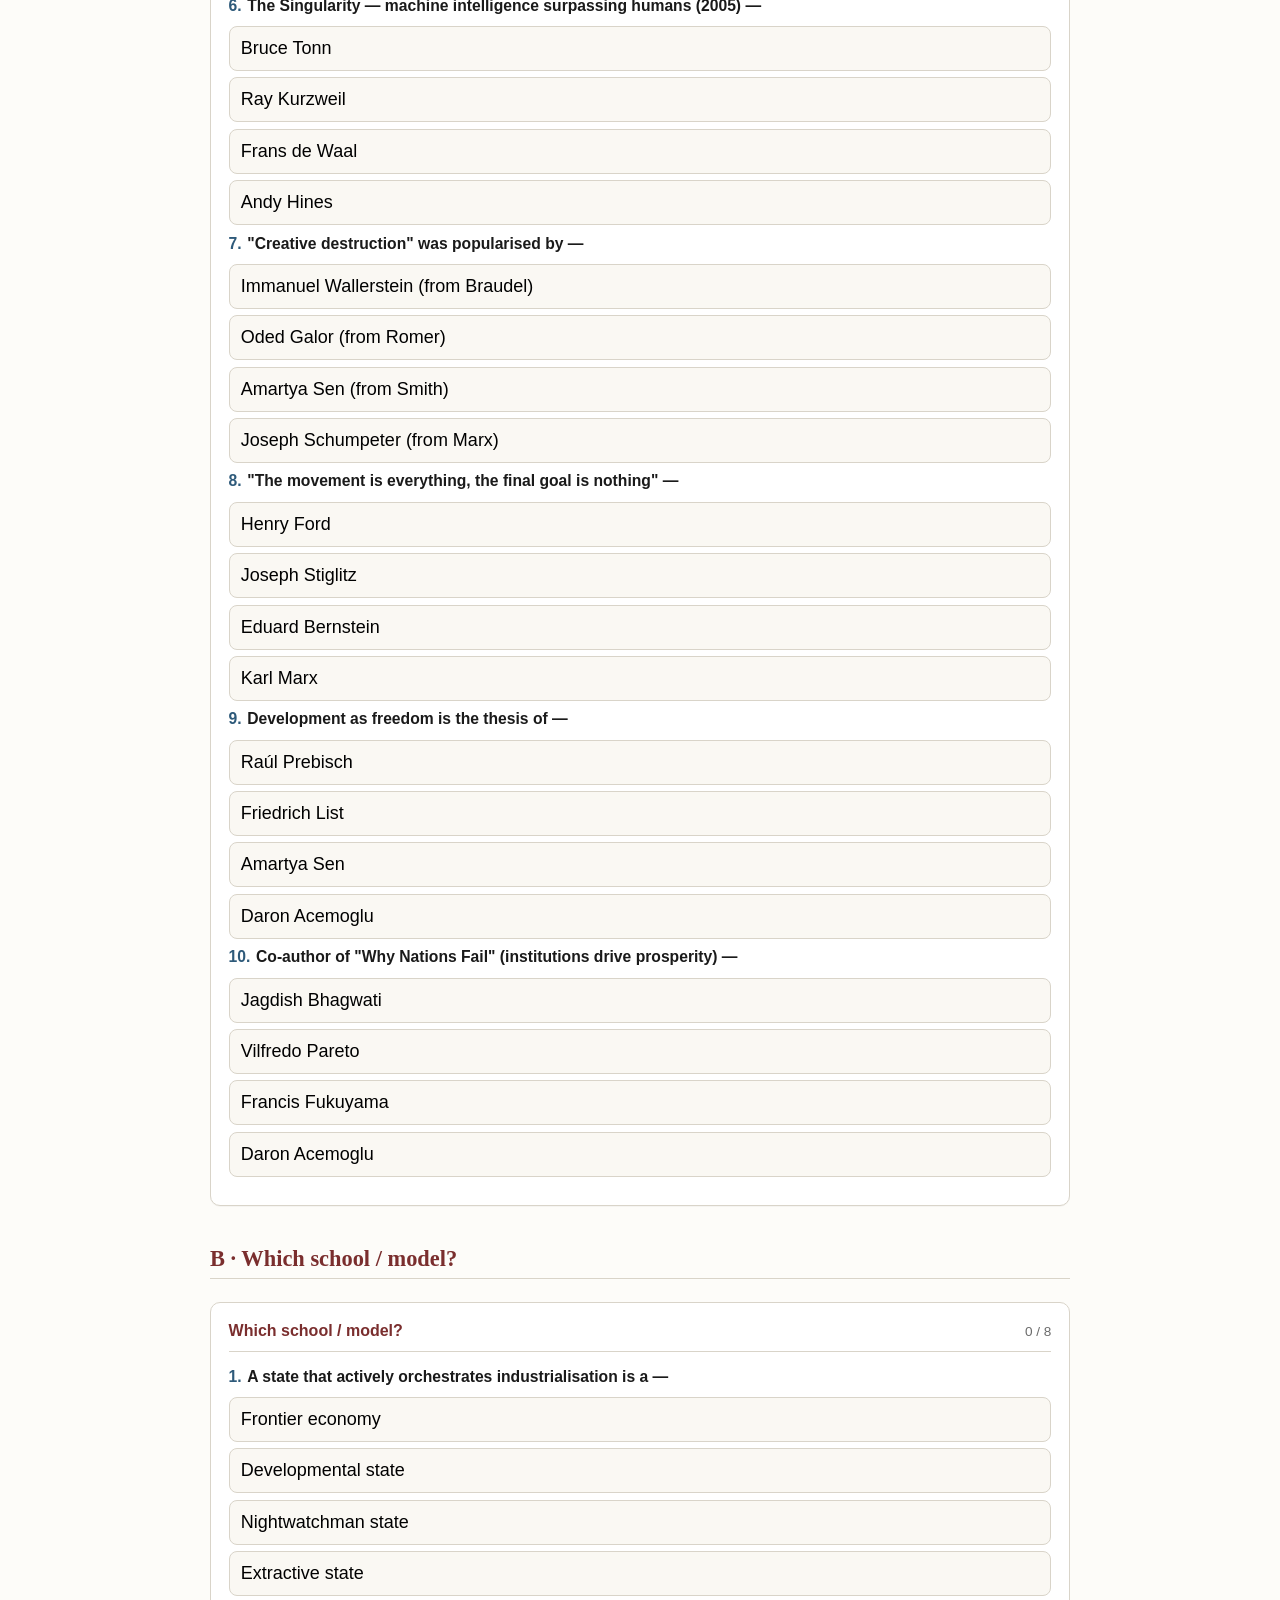
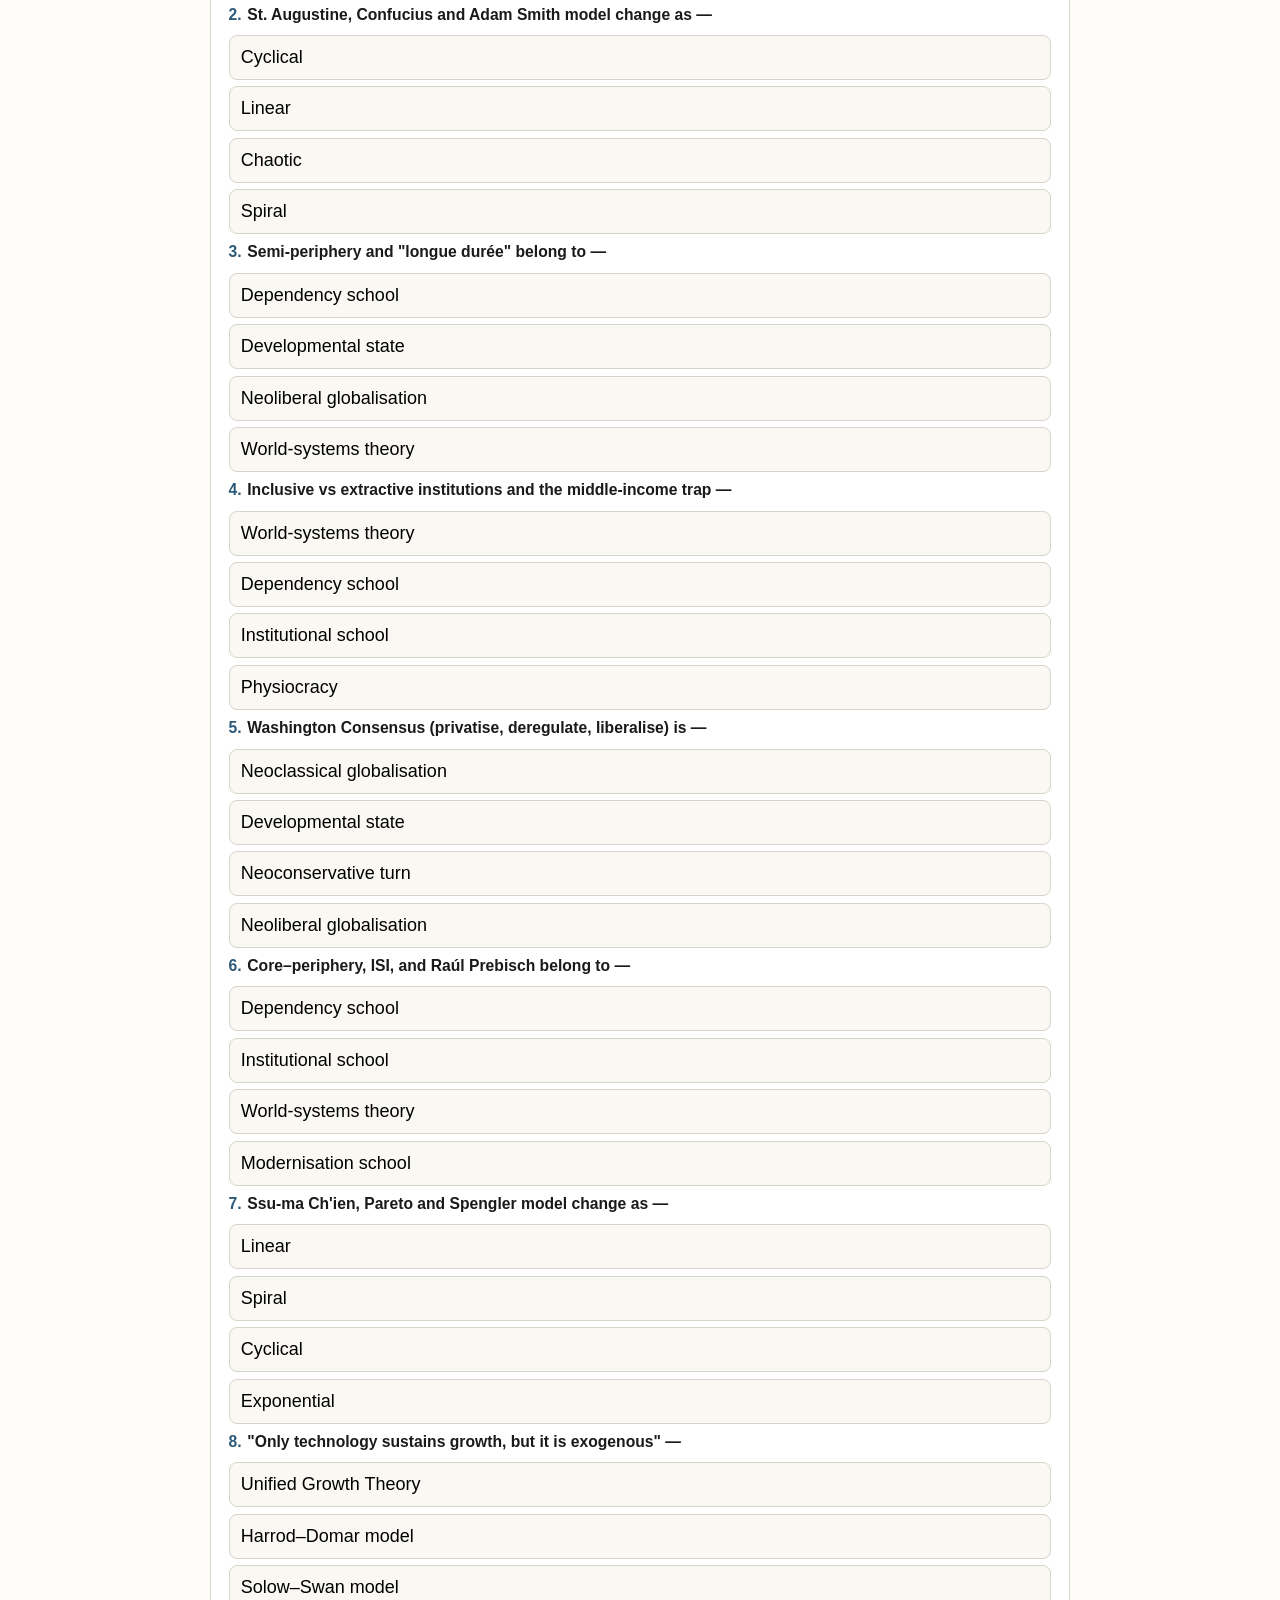
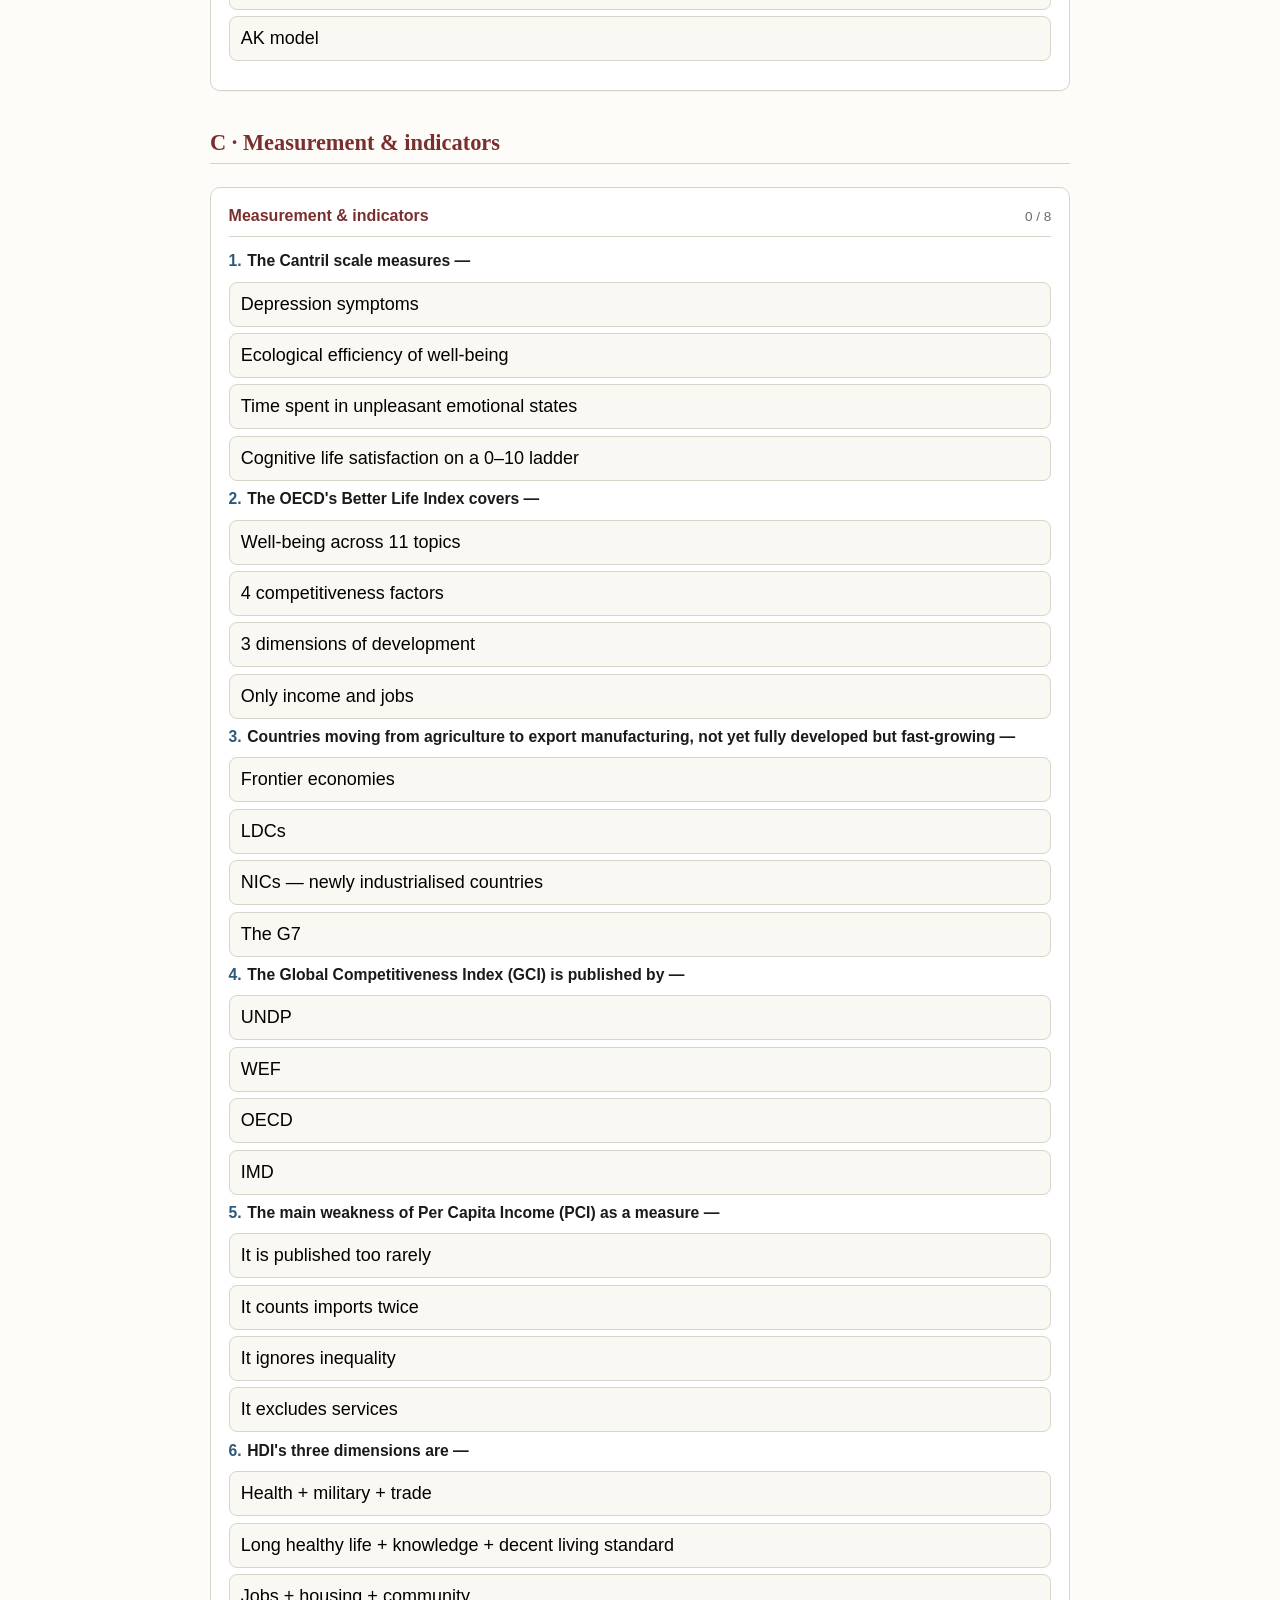
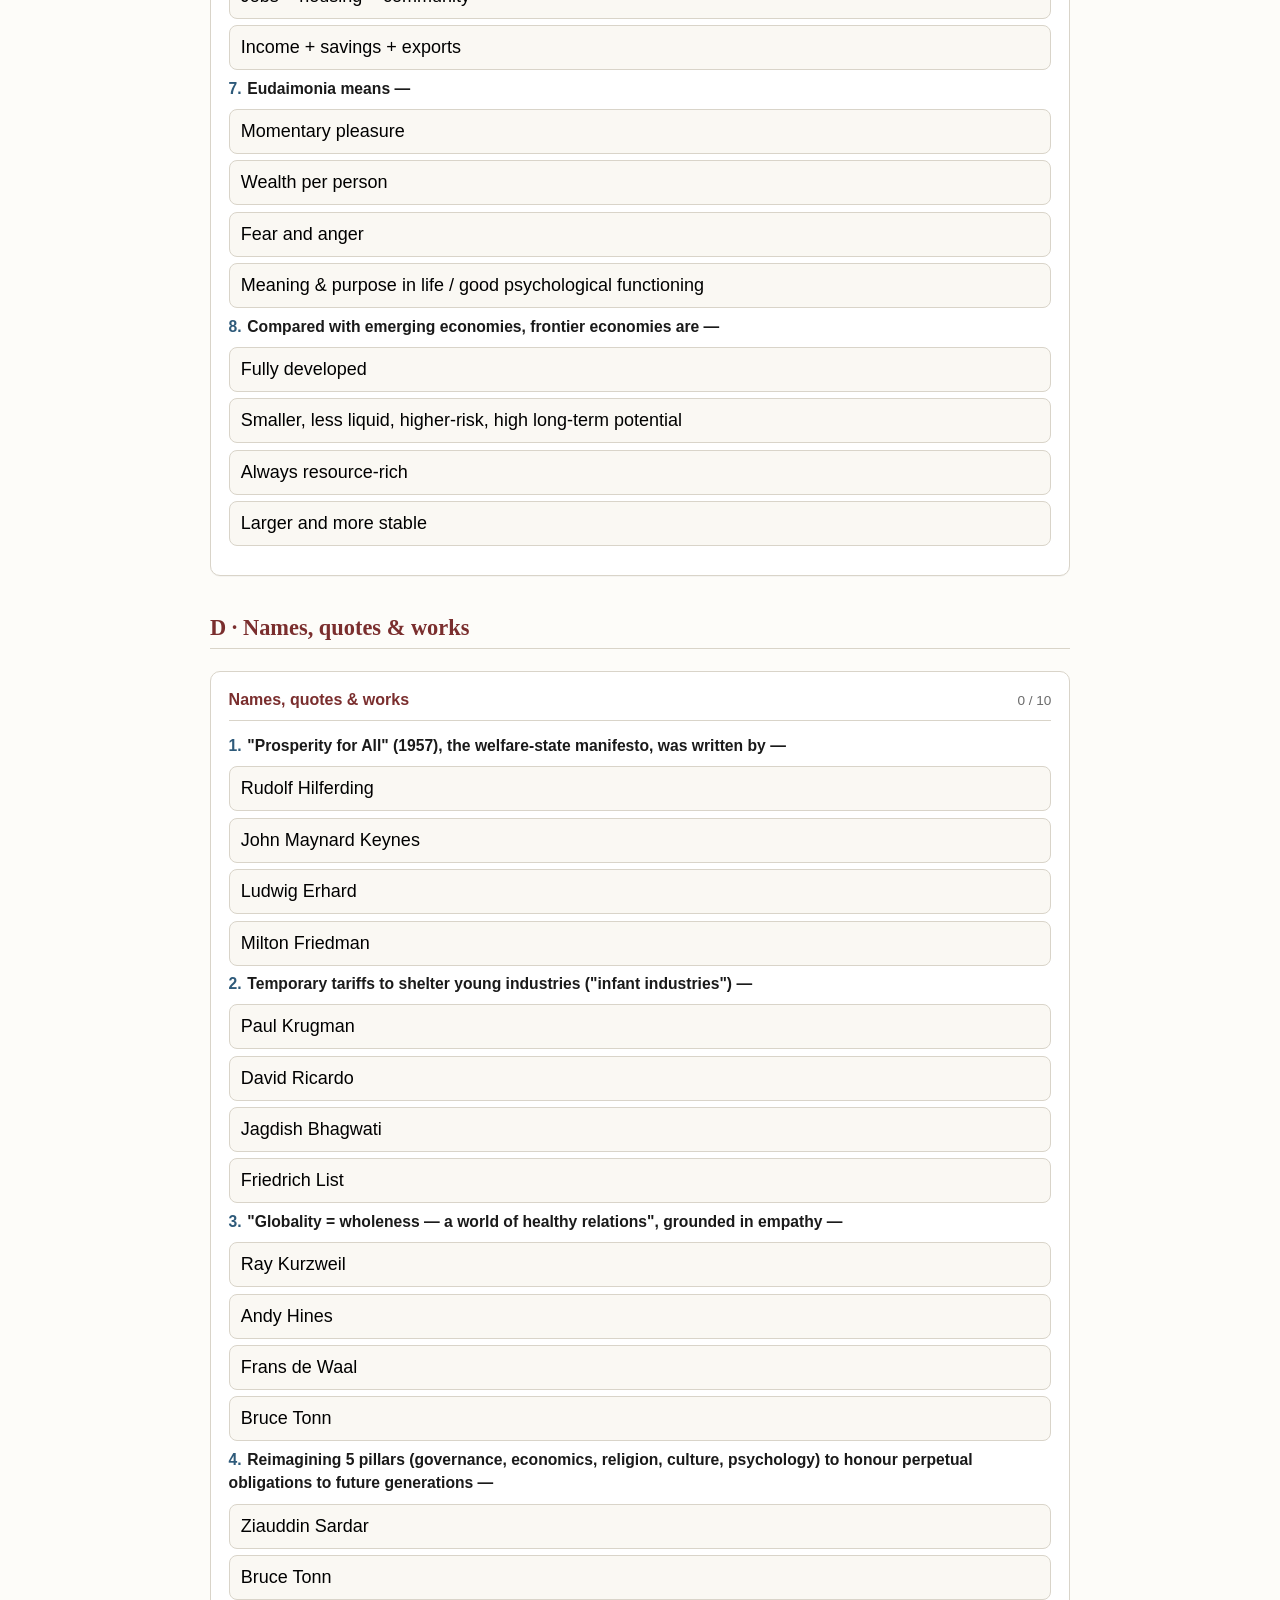
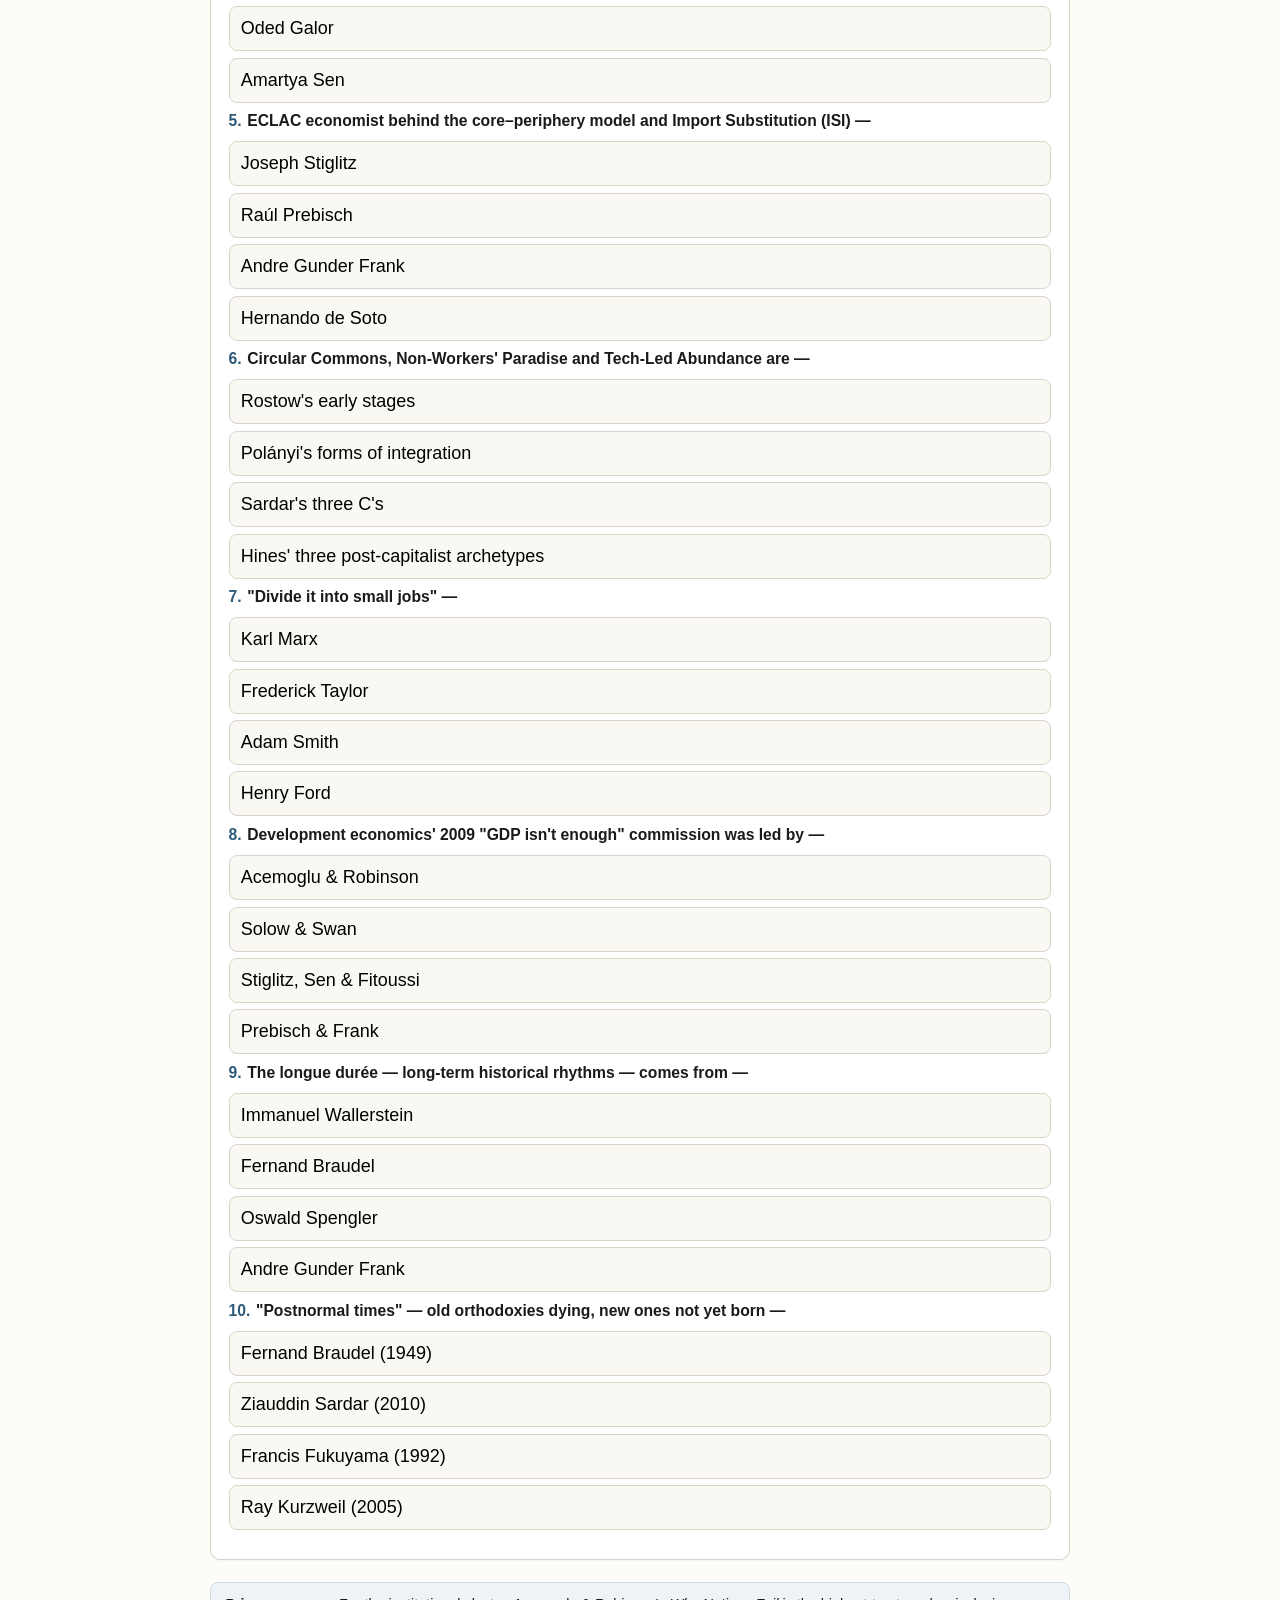
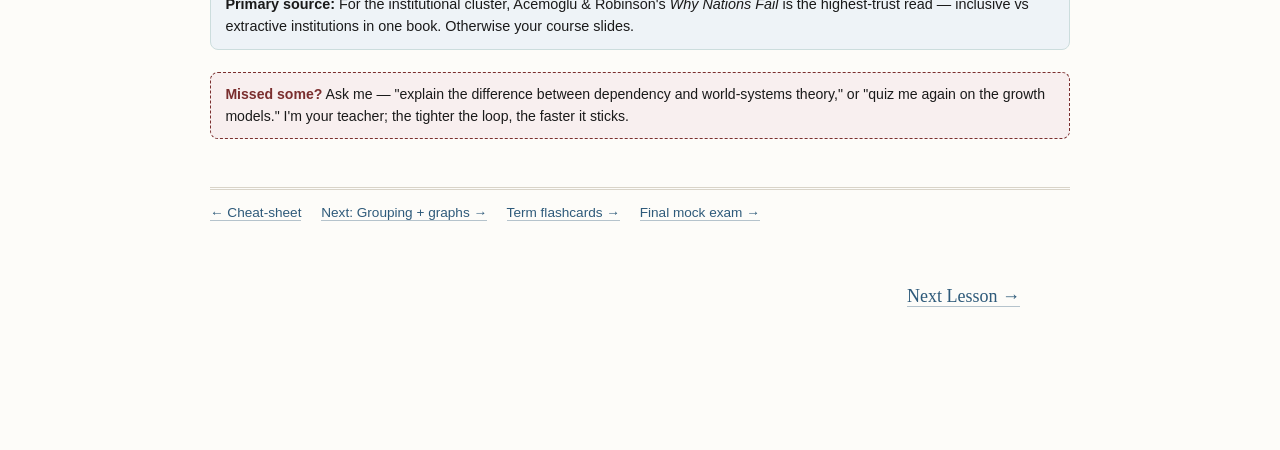
<file: lessons/0001-thinkers-and-schools.html>
<!doctype html>
<html lang="en">
<head>
<meta charset="utf-8">
<meta name="viewport" content="width=device-width, initial-scale=1">
<title>Lesson 1 · Thinkers &amp; Schools — Recall Drill</title>
<link rel="stylesheet" href="../assets/course.css">
<link rel="stylesheet" href="../assets/quiz.css">
</head>
<body>
<div class="wrap">

<div class="masthead">
  <div class="kicker">Global Economy · Lesson 1 · Recall drill</div>
  <h1>Who Said What?</h1>
  <p class="sub">Match thinkers → concepts → schools. This is where simple-choice &amp; true/false points are won.</p>
</div>

<div class="note">
  <span class="lbl">How this works</span>
  Answer from memory — click an option and you get instant feedback + the reason. Options are shuffled each reload, so run it twice.
  Open the <a href="../reference/0001-master-cheatsheet.html">master cheat-sheet</a> first if a cluster is blank.
</div>

<h2>A · Thinker → concept</h2>
<div id="q-thinkers"></div>

<h2>B · Which school / model?</h2>
<div id="q-schools"></div>

<h2>C · Measurement &amp; indicators</h2>
<div id="q-measure"></div>

<h2>D · Names, quotes &amp; works</h2>
<div id="q-names"></div>

<div class="primary-src">
  <b>Primary source:</b> For the institutional cluster, Acemoglu &amp; Robinson's <i>Why Nations Fail</i> is the highest-trust read — inclusive vs extractive institutions in one book. Otherwise your course slides.
</div>

<div class="ask">
  <b>Missed some?</b> Ask me — "explain the difference between dependency and world-systems theory," or "quiz me again on the growth models." I'm your teacher; the tighter the loop, the faster it sticks.
</div>

<div class="foot">
  <a href="../reference/0001-master-cheatsheet.html">← Cheat-sheet</a>
  <a href="0002-grouping-and-graphs.html">Next: Grouping + graphs →</a>
  <a href="0003-flashcards.html">Term flashcards →</a>
  <a href="0006-final-practice-test.html">Final mock exam →</a>
</div>

</div>

<script src="../assets/quiz.js"></script>
<script>
GE.mcQuiz('#q-thinkers', 'Thinker → concept', [
  { q:'Ibn Khaldun is associated with which idea?',
    opts:['Asabiyah — group solidarity','Creative destruction of firms','Substantive instituted economy','Non-rival knowledge and R&amp;D'],
    a:0, why:'Ibn Khaldun sits in the <b>cyclical</b> change camp; <i>asabiyah</i> = group solidarity that rises and decays.' },
  { q:'"Creative destruction" was popularised by —',
    opts:['Joseph Schumpeter (from Marx)','Immanuel Wallerstein (from Braudel)','Amartya Sen (from Smith)','Oded Galor (from Romer)'],
    a:0, why:'Schumpeter popularised it; the seed came from Marx. It belongs to the <b>spiral</b> model of change.' },
  { q:'Karl Polányi\'s "substantive economy" describes the economy as —',
    opts:['An instituted process, embedded in society','A price-making market equilibrium','A logistic curve of maturity','An extractive elite institution'],
    a:0, why:'Polányi: economy is an <b>instituted process</b>, embedded in social/religious/political frameworks — not just markets.' },
  { q:'Development as freedom is the thesis of —',
    opts:['Amartya Sen','Daron Acemoglu','Raúl Prebisch','Friedrich List'],
    a:0, why:'Sen reframes development as the expansion of real freedoms people enjoy.' },
  { q:'Unified Growth Theory (population, human capital, technology) is —',
    opts:['Oded Galor','Robert Lucas','Paul Romer','Ludwig Erhard'],
    a:0, why:'Galor\'s Unified Growth Theory explains the stagnation → prosperity transition in one framework.' },
  { q:'"Finance capital" — banks merging with industry into monopoly — is —',
    opts:['Rudolf Hilferding','Thorstein Veblen','Milton Friedman','Fernand Braudel'],
    a:0, why:'Hilferding, <i>Finance Capital</i> (1910), a theorist of imperialism.' },
  { q:'The "leisure class" and conspicuous consumption belong to —',
    opts:['Thorstein Veblen','Eduard Bernstein','Paul Krugman','Andre Gunder Frank'],
    a:0, why:'Veblen founded the <b>early</b> institutional school; culture &amp; habit shape economics.' },
  { q:'Co-author of "Why Nations Fail" (institutions drive prosperity) —',
    opts:['Daron Acemoglu','Francis Fukuyama','Jagdish Bhagwati','Vilfredo Pareto'],
    a:0, why:'Acemoglu — inclusive vs extractive institutions decide long-run prosperity.' },
  { q:'"The movement is everything, the final goal is nothing" —',
    opts:['Eduard Bernstein','Henry Ford','Karl Marx','Joseph Stiglitz'],
    a:0, why:'Bernstein — evolutionary/revisionist socialism: reform over revolution.' },
  { q:'The Singularity — machine intelligence surpassing humans (2005) —',
    opts:['Ray Kurzweil','Bruce Tonn','Frans de Waal','Andy Hines'],
    a:0, why:'Kurzweil\'s <i>The Singularity</i>: exponential tech → human/machine line dissolves.' },
], {shuffle:true});

GE.mcQuiz('#q-schools', 'Which school / model?', [
  { q:'Core–periphery, ISI, and Raúl Prebisch belong to —',
    opts:['Dependency school','World-systems theory','Institutional school','Modernisation school'],
    a:0, why:'Dependency school (1950s): core exploits periphery; Prebisch &amp; Frank are the theorists.' },
  { q:'Semi-periphery and "longue durée" belong to —',
    opts:['World-systems theory','Dependency school','Developmental state','Neoliberal globalisation'],
    a:0, why:'Wallerstein\'s world-systems; Braudel\'s <i>longue durée</i> shaped it; semi-periphery stabilises the system.' },
  { q:'Inclusive vs extractive institutions and the middle-income trap —',
    opts:['Institutional school','Dependency school','World-systems theory','Physiocracy'],
    a:0, why:'Institutional school (1990+): the "rules of the game" decide development.' },
  { q:'Ssu-ma Ch\'ien, Pareto and Spengler model change as —',
    opts:['Cyclical','Linear','Spiral','Exponential'],
    a:0, why:'All four (with Ibn Khaldun) are the <b>cyclical</b> change thinkers.' },
  { q:'St. Augustine, Confucius and Adam Smith model change as —',
    opts:['Linear','Cyclical','Spiral','Chaotic'],
    a:0, why:'The <b>linear</b> change set — progress toward an end (telos).' },
  { q:'"Only technology sustains growth, but it is exogenous" —',
    opts:['Solow–Swan model','Harrod–Domar model','AK model','Unified Growth Theory'],
    a:0, why:'Solow–Swan: capital deepening has limits; tech drives growth but is left outside the model.' },
  { q:'Washington Consensus (privatise, deregulate, liberalise) is —',
    opts:['Neoliberal globalisation','Neoclassical globalisation','Neoconservative turn','Developmental state'],
    a:0, why:'Neoliberal globalisation; Stiglitz is its best-known critic.' },
  { q:'A state that actively orchestrates industrialisation is a —',
    opts:['Developmental state','Nightwatchman state','Extractive state','Frontier economy'],
    a:0, why:'Developmentalist view: the state coordinates actors and corrects market failure.' },
], {shuffle:true});

GE.mcQuiz('#q-measure', 'Measurement & indicators', [
  { q:'The Global Competitiveness Index (GCI) is published by —',
    opts:['WEF','UNDP','OECD','IMD'],
    a:0, why:'WEF. Don\'t confuse with IMD\'s World Competitiveness Ranking (4 factors).' },
  { q:'The OECD\'s Better Life Index covers —',
    opts:['Well-being across 11 topics','3 dimensions of development','4 competitiveness factors','Only income and jobs'],
    a:0, why:'Housing, income, jobs, community, education, environment, health, safety, work-life balance…' },
  { q:'The main weakness of Per Capita Income (PCI) as a measure —',
    opts:['It ignores inequality','It counts imports twice','It excludes services','It is published too rarely'],
    a:0, why:'Total income ÷ population — an average that says nothing about distribution.' },
  { q:'The Cantril scale measures —',
    opts:['Cognitive life satisfaction on a 0–10 ladder','Time spent in unpleasant emotional states','Depression symptoms','Ecological efficiency of well-being'],
    a:0, why:'Cognitive scaling/satisfaction; the Diener scale is its sibling. The U-index = share of time in an unpleasant state.' },
  { q:'Eudaimonia means —',
    opts:['Meaning & purpose in life / good psychological functioning','Momentary pleasure','Wealth per person','Fear and anger'],
    a:0, why:'The subjective-measurement family also includes positive/negative feelings, trust and optimism.' },
  { q:'HDI\'s three dimensions are —',
    opts:['Long healthy life + knowledge + decent living standard','Income + savings + exports','Health + military + trade','Jobs + housing + community'],
    a:0, why:'Life expectancy · schooling · GNI per capita (UNDP).' },
  { q:'Countries moving from agriculture to export manufacturing, not yet fully developed but fast-growing —',
    opts:['NICs — newly industrialised countries','LDCs','Frontier economies','The G7'],
    a:0, why:'NICs. LDCs = official UN category at the bottom; frontier = smaller/riskier than emerging.' },
  { q:'Compared with emerging economies, frontier economies are —',
    opts:['Smaller, less liquid, higher-risk, high long-term potential','Larger and more stable','Fully developed','Always resource-rich'],
    a:0, why:'Weak regulation, low transparency, instability — but high potential.' },
], {shuffle:true});

GE.mcQuiz('#q-names', 'Names, quotes & works', [
  { q:'"Divide it into small jobs" —',
    opts:['Henry Ford','Frederick Taylor','Adam Smith','Karl Marx'],
    a:0, why:'Fordism: mass production via division of labour.' },
  { q:'"Prosperity for All" (1957), the welfare-state manifesto, was written by —',
    opts:['Ludwig Erhard','Milton Friedman','John Maynard Keynes','Rudolf Hilferding'],
    a:0, why:'Erhard: government role, equal opportunity, equitable distribution.' },
  { q:'Temporary tariffs to shelter young industries ("infant industries") —',
    opts:['Friedrich List','David Ricardo','Paul Krugman','Jagdish Bhagwati'],
    a:0, why:'List\'s protectionist "National System" — the state-capitalism era\'s national-development theory.' },
  { q:'"Globality = wholeness — a world of healthy relations", grounded in empathy —',
    opts:['Frans de Waal','Ray Kurzweil','Bruce Tonn','Andy Hines'],
    a:0, why:'De Waal, The Age of Empathy.' },
  { q:'Reimagining 5 pillars (governance, economics, religion, culture, psychology) to honour perpetual obligations to future generations —',
    opts:['Bruce Tonn','Ziauddin Sardar','Amartya Sen','Oded Galor'],
    a:0, why:'Tonn: navigate a socio-cultural singularity over the next millennium; shift to futures-orientation.' },
  { q:'Circular Commons, Non-Workers\' Paradise and Tech-Led Abundance are —',
    opts:['Hines\' three post-capitalist archetypes','Sardar\'s three C\'s','Polányi\'s forms of integration','Rostow\'s early stages'],
    a:0, why:'Andy Hines, Imagining After Capitalism.' },
  { q:'The longue durée — long-term historical rhythms — comes from —',
    opts:['Fernand Braudel','Immanuel Wallerstein','Oswald Spengler','Andre Gunder Frank'],
    a:0, why:'Braudel\'s approach shaped Wallerstein\'s world-systems analysis.' },
  { q:'ECLAC economist behind the core–periphery model and Import Substitution (ISI) —',
    opts:['Raúl Prebisch','Andre Gunder Frank','Joseph Stiglitz','Hernando de Soto'],
    a:0, why:'Prebisch; Frank added "development in the core causes underdevelopment in the periphery."' },
  { q:'"Postnormal times" — old orthodoxies dying, new ones not yet born —',
    opts:['Ziauddin Sardar (2010)','Ray Kurzweil (2005)','Francis Fukuyama (1992)','Fernand Braudel (1949)'],
    a:0, why:'Sardar: 4 S\'s (speed, scope, scale, simultaneity) + 3 C\'s (complexity, chaos, contradictions).' },
  { q:'Development economics\' 2009 "GDP isn\'t enough" commission was led by —',
    opts:['Stiglitz, Sen & Fitoussi','Acemoglu & Robinson','Prebisch & Frank','Solow & Swan'],
    a:0, why:'Commission on the Measurement of Economic Performance and Social Progress.' },
], {shuffle:true});
</script>

<div class="lesson-nav" style="margin: 40px auto; max-width: 800px; display: flex; justify-content: space-between; padding: 20px;">
  <div></div>
    <div><a href="0002-grouping-and-graphs.html">Next Lesson &rarr;</a></div>
</div>
</body>
</html>
</file>
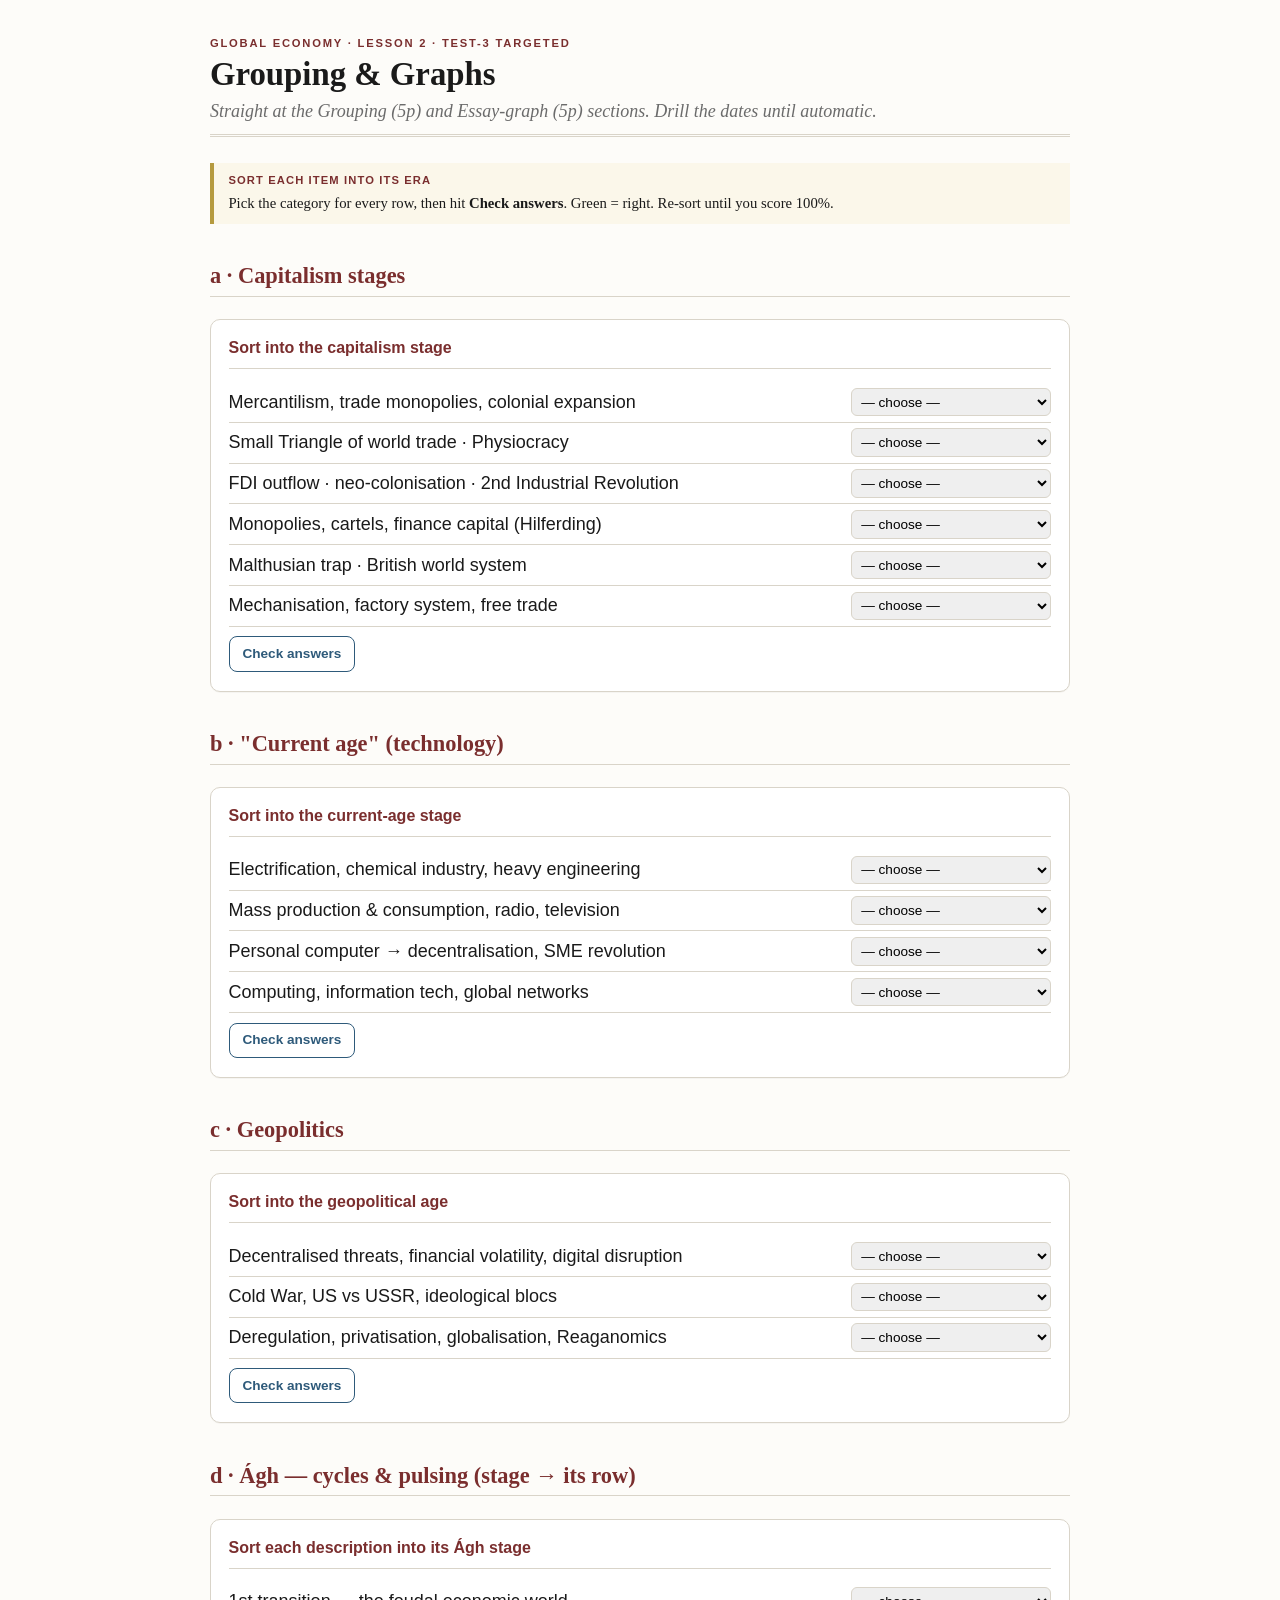
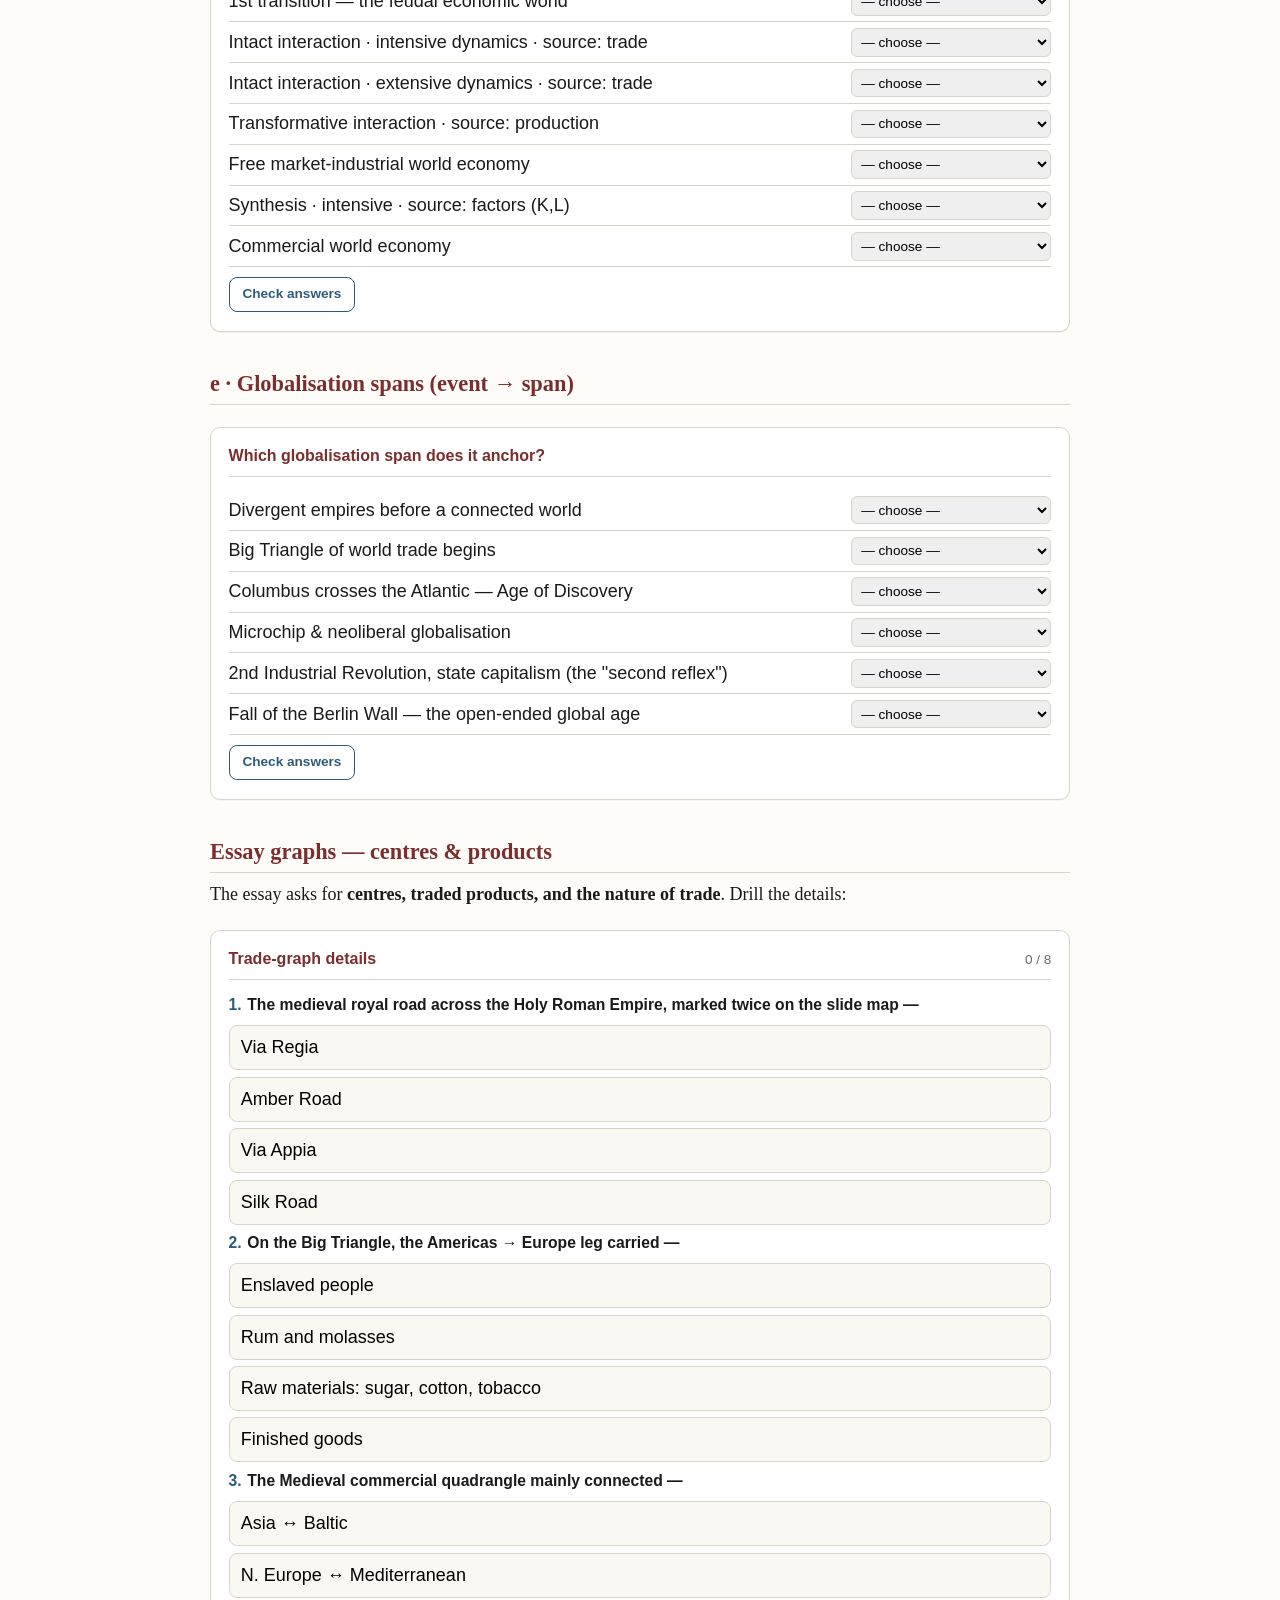
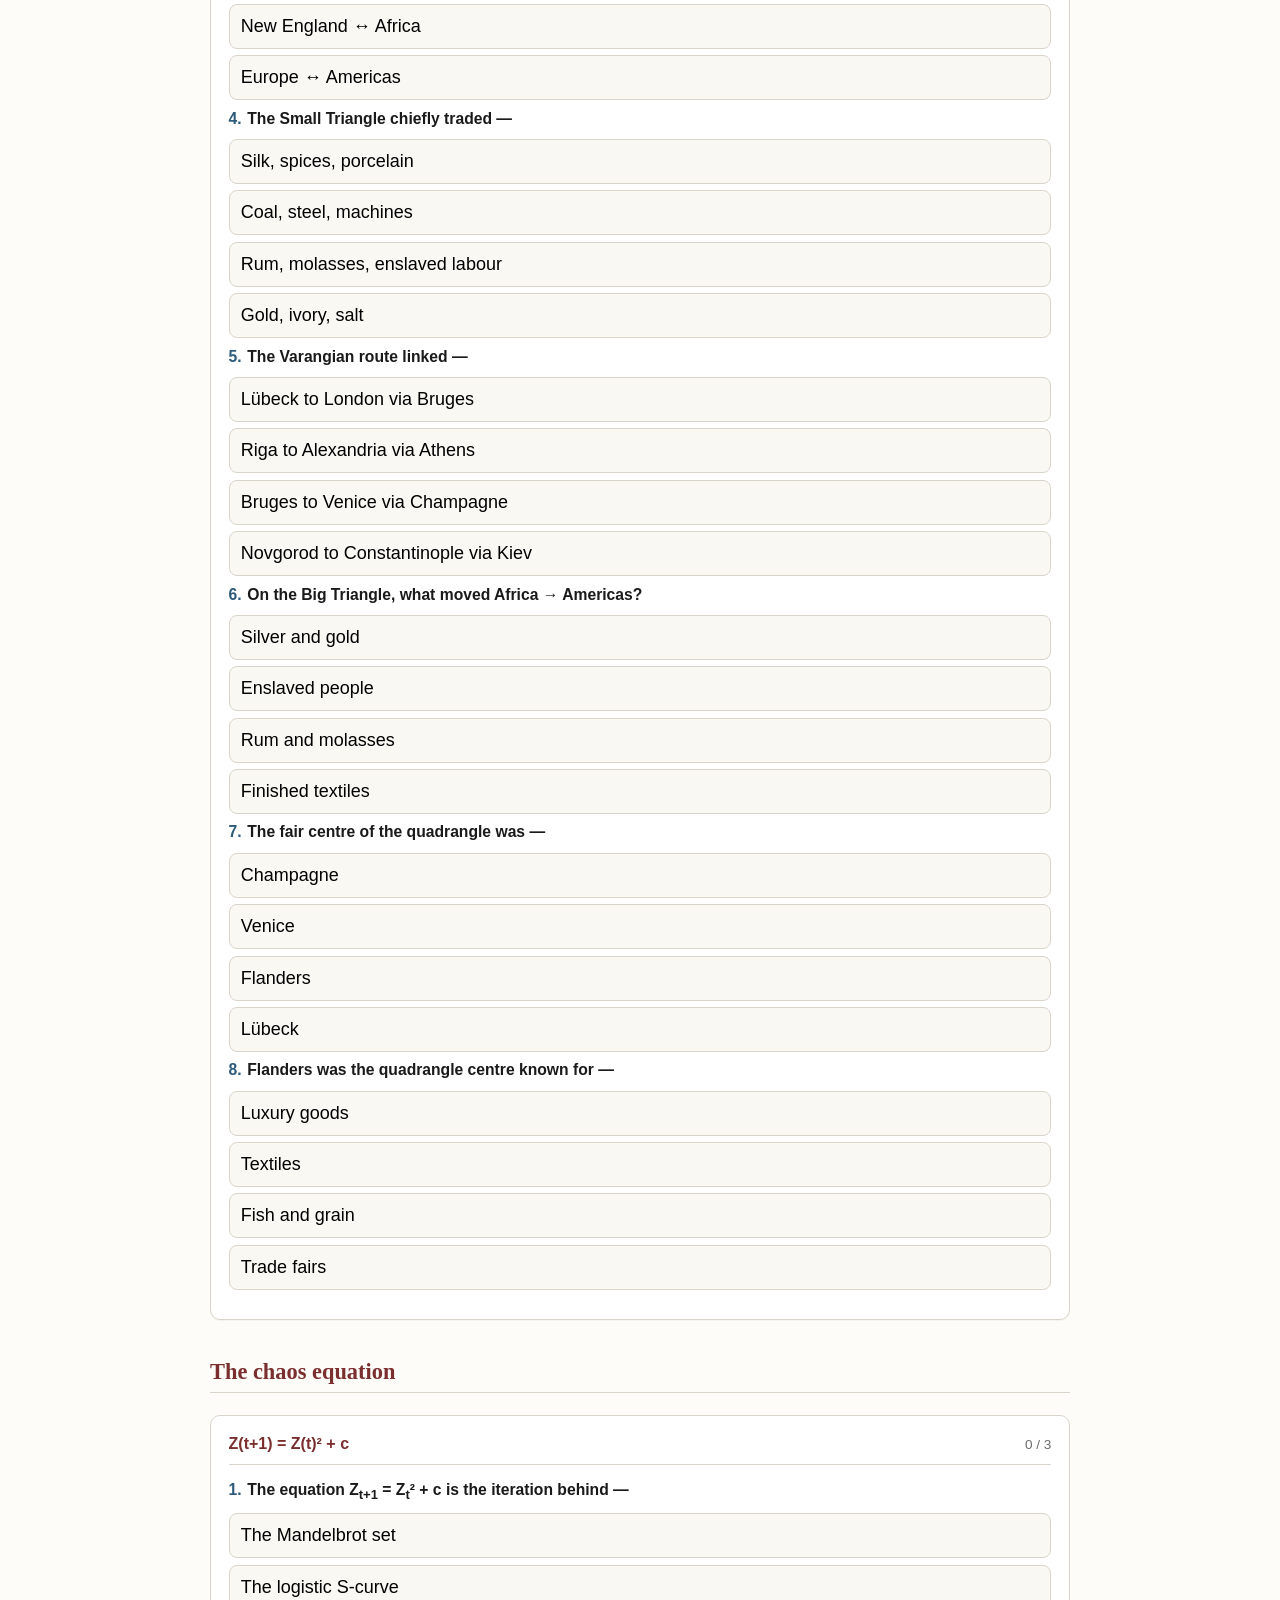
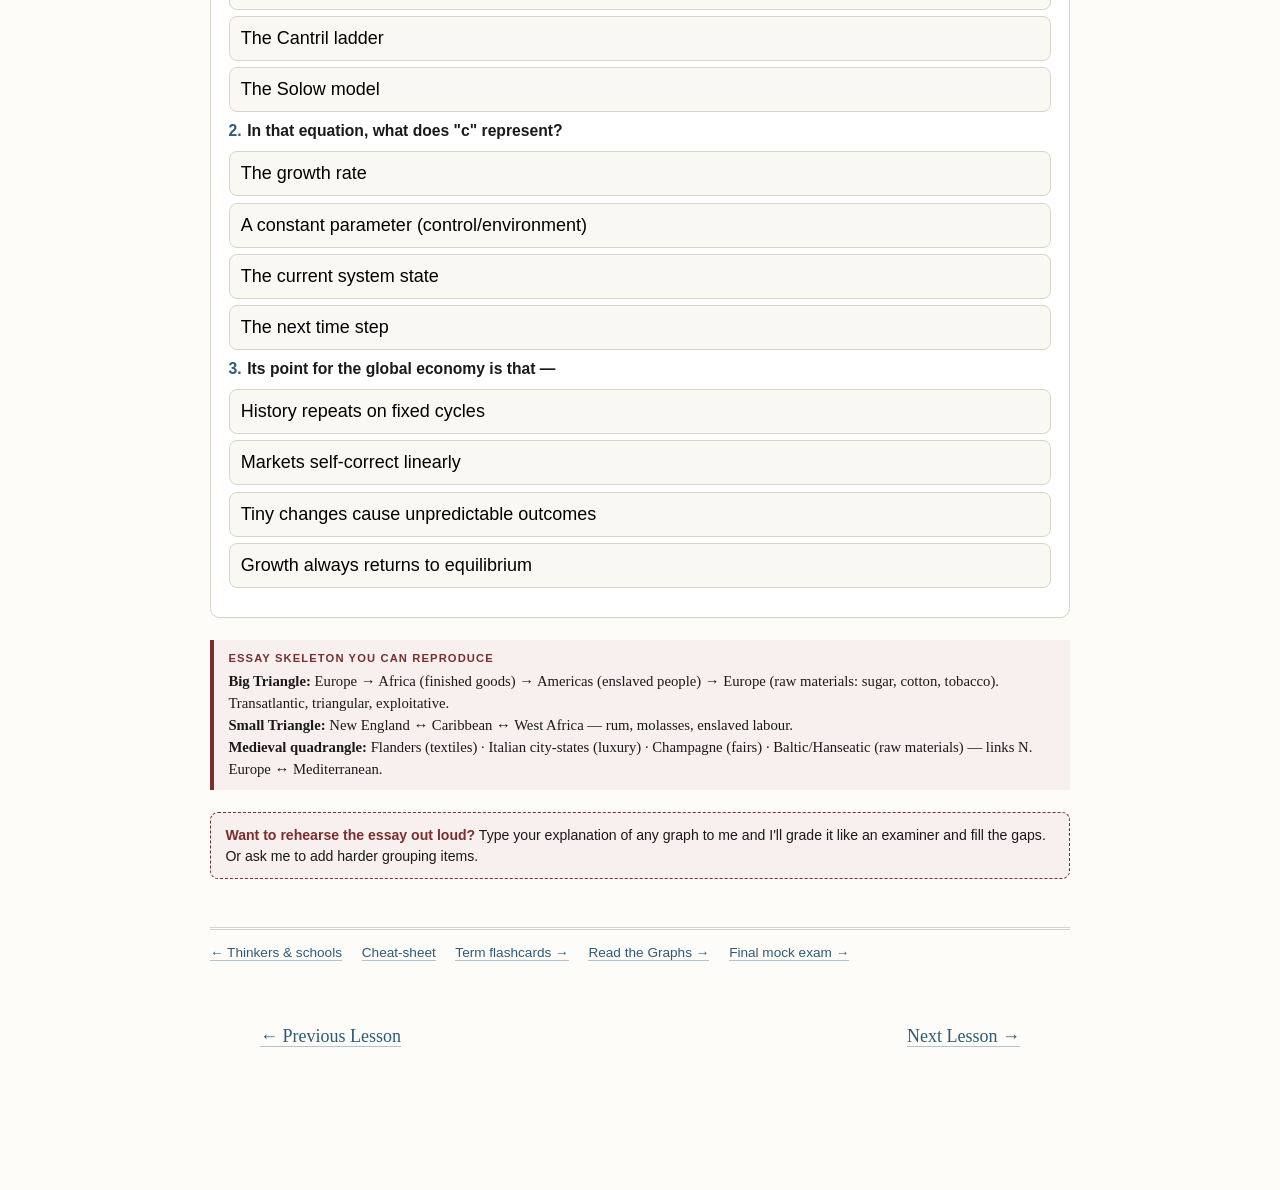
<file: lessons/0002-grouping-and-graphs.html>
<!doctype html>
<html lang="en">
<head>
<meta charset="utf-8">
<meta name="viewport" content="width=device-width, initial-scale=1">
<title>Lesson 2 · Grouping &amp; Graphs Drill</title>
<link rel="stylesheet" href="../assets/course.css">
<link rel="stylesheet" href="../assets/quiz.css">
</head>
<body>
<div class="wrap">

<div class="masthead">
  <div class="kicker">Global Economy · Lesson 2 · Test-3 targeted</div>
  <h1>Grouping &amp; Graphs</h1>
  <p class="sub">Straight at the Grouping (5p) and Essay-graph (5p) sections. Drill the dates until automatic.</p>
</div>

<div class="note">
  <span class="lbl">Sort each item into its era</span>
  Pick the category for every row, then hit <b>Check answers</b>. Green = right. Re-sort until you score 100%.
</div>

<h2>a · Capitalism stages</h2>
<div id="g-cap"></div>

<h2>b · "Current age" (technology)</h2>
<div id="g-age"></div>

<h2>c · Geopolitics</h2>
<div id="g-geo"></div>

<h2>d · Ágh — cycles &amp; pulsing (stage → its row)</h2>
<div id="g-agh"></div>

<h2>e · Globalisation spans (event → span)</h2>
<div id="g-span"></div>

<h2>Essay graphs — centres &amp; products</h2>
<p>The essay asks for <b>centres, traded products, and the nature of trade</b>. Drill the details:</p>
<div id="q-graphs"></div>

<h2>The chaos equation</h2>
<div id="q-chaos"></div>

<div class="key">
  <span class="lbl">Essay skeleton you can reproduce</span>
  <b>Big Triangle:</b> Europe → Africa (finished goods) → Americas (enslaved people) → Europe (raw materials: sugar, cotton, tobacco). Transatlantic, triangular, exploitative.<br>
  <b>Small Triangle:</b> New England ↔ Caribbean ↔ West Africa — rum, molasses, enslaved labour.<br>
  <b>Medieval quadrangle:</b> Flanders (textiles) · Italian city-states (luxury) · Champagne (fairs) · Baltic/Hanseatic (raw materials) — links N. Europe ↔ Mediterranean.
</div>

<div class="ask">
  <b>Want to rehearse the essay out loud?</b> Type your explanation of any graph to me and I'll grade it like an examiner and fill the gaps. Or ask me to add harder grouping items.
</div>

<div class="foot">
  <a href="0001-thinkers-and-schools.html">← Thinkers &amp; schools</a>
  <a href="../reference/0001-master-cheatsheet.html">Cheat-sheet</a>
  <a href="0003-flashcards.html">Term flashcards →</a>
  <a href="0004-read-the-graphs.html">Read the Graphs →</a>
  <a href="0006-final-practice-test.html">Final mock exam →</a>
</div>

</div>

<script src="../assets/quiz.js"></script>
<script>
GE.grouping('#g-cap', 'Sort into the capitalism stage',
  ['Commercial 1640–1780','Industrial 1780–1870','State 1870+'],
  [
    {item:'Mercantilism, trade monopolies, colonial expansion', cat:'Commercial 1640–1780'},
    {item:'Small Triangle of world trade · Physiocracy', cat:'Commercial 1640–1780'},
    {item:'Mechanisation, factory system, free trade', cat:'Industrial 1780–1870'},
    {item:'Malthusian trap · British world system', cat:'Industrial 1780–1870'},
    {item:'Monopolies, cartels, finance capital (Hilferding)', cat:'State 1870+'},
    {item:'FDI outflow · neo-colonisation · 2nd Industrial Revolution', cat:'State 1870+'},
  ]);

GE.grouping('#g-age', 'Sort into the current-age stage',
  ['High 1870–1930s','Low 1920s–1990','Microelectronic 1980+'],
  [
    {item:'Electrification, chemical industry, heavy engineering', cat:'High 1870–1930s'},
    {item:'Mass production &amp; consumption, radio, television', cat:'Low 1920s–1990'},
    {item:'Computing, information tech, global networks', cat:'Microelectronic 1980+'},
    {item:'Personal computer → decentralisation, SME revolution', cat:'Microelectronic 1980+'},
  ]);

GE.grouping('#g-geo', 'Sort into the geopolitical age',
  ['Bipolar 1945–1990','Neoconservative 1980–2000','Chaos 2000+'],
  [
    {item:'Cold War, US vs USSR, ideological blocs', cat:'Bipolar 1945–1990'},
    {item:'Deregulation, privatisation, globalisation, Reaganomics', cat:'Neoconservative 1980–2000'},
    {item:'Decentralised threats, financial volatility, digital disruption', cat:'Chaos 2000+'},
  ]);

GE.grouping('#g-agh', 'Sort each description into its Ágh stage',
  ['I · 1450–1640 feudal','II · 1640–1780 commercial','III · 1780–1870 industrial','IV · 1870–(?) 2nd transition'],
  [
    {item:'Intact interaction · extensive dynamics · source: trade', cat:'I · 1450–1640 feudal'},
    {item:'1st transition — the feudal economic world', cat:'I · 1450–1640 feudal'},
    {item:'Intact interaction · intensive dynamics · source: trade', cat:'II · 1640–1780 commercial'},
    {item:'Commercial world economy', cat:'II · 1640–1780 commercial'},
    {item:'Transformative interaction · source: production', cat:'III · 1780–1870 industrial'},
    {item:'Free market-industrial world economy', cat:'III · 1780–1870 industrial'},
    {item:'Synthesis · intensive · source: factors (K,L)', cat:'IV · 1870–(?) 2nd transition'},
  ]);

GE.grouping('#g-span', 'Which globalisation span does it anchor?',
  ['Ancient empires','1492 –','1870s –','1989 – ?'],
  [
    {item:'Columbus crosses the Atlantic — Age of Discovery', cat:'1492 –'},
    {item:'Divergent empires before a connected world', cat:'Ancient empires'},
    {item:'2nd Industrial Revolution, state capitalism (the "second reflex")', cat:'1870s –'},
    {item:'Fall of the Berlin Wall — the open-ended global age', cat:'1989 – ?'},
    {item:'Big Triangle of world trade begins', cat:'1492 –'},
    {item:'Microchip &amp; neoliberal globalisation', cat:'1989 – ?'},
  ]);

GE.mcQuiz('#q-graphs', 'Trade-graph details', [
  { q:'On the Big Triangle, what moved Africa → Americas?',
    opts:['Enslaved people','Rum and molasses','Finished textiles','Silver and gold'],
    a:0, why:'Big Triangle: goods (Eur→Afr), <b>enslaved people</b> (Afr→Amr), raw materials (Amr→Eur).' },
  { q:'The Medieval commercial quadrangle mainly connected —',
    opts:['N. Europe ↔ Mediterranean','Europe ↔ Americas','New England ↔ Africa','Asia ↔ Baltic'],
    a:0, why:'Flanders, Italian city-states, Champagne and the Baltic/Hanseatic linked N. Europe to the Med.' },
  { q:'Flanders was the quadrangle centre known for —',
    opts:['Textiles','Luxury goods','Trade fairs','Fish and grain'],
    a:0, why:'Flanders = textiles; Italy = luxury; Champagne = fairs; Baltic/Hanseatic = raw materials.' },
  { q:'The Small Triangle chiefly traded —',
    opts:['Rum, molasses, enslaved labour','Silk, spices, porcelain','Coal, steel, machines','Gold, ivory, salt'],
    a:0, why:'Small Triangle: New England ↔ Caribbean ↔ West Africa — rum, molasses, enslaved labour.' },
  { q:'The fair centre of the quadrangle was —',
    opts:['Champagne','Flanders','Venice','Lübeck'],
    a:0, why:'Champagne = fairs; Flanders = textiles; Italy = luxury; Baltic/Hanseatic = raw materials.' },
  { q:'The medieval royal road across the Holy Roman Empire, marked twice on the slide map —',
    opts:['Via Regia','Via Appia','Silk Road','Amber Road'],
    a:0, why:'Via Regia — the overland backbone between the quadrangle corners.' },
  { q:'The Varangian route linked —',
    opts:['Novgorod to Constantinople via Kiev','Bruges to Venice via Champagne','Lübeck to London via Bruges','Riga to Alexandria via Athens'],
    a:0, why:'"From the Varangians to the Greeks" — rivers from the Baltic to Byzantium.' },
  { q:'On the Big Triangle, the Americas → Europe leg carried —',
    opts:['Raw materials: sugar, cotton, tobacco','Finished goods','Enslaved people','Rum and molasses'],
    a:0, why:'Goods Eur→Afr; enslaved people Afr→Amr; raw materials Amr→Eur.' },
], {shuffle:true});

GE.mcQuiz('#q-chaos', 'Z(t+1) = Z(t)² + c', [
  { q:'The equation Z<sub>t+1</sub> = Z<sub>t</sub>² + c is the iteration behind —',
    opts:['The Mandelbrot set','The logistic S-curve','The Solow model','The Cantril ladder'],
    a:0, why:'It is the Mandelbrot-set iteration — the maths of chaos/complexity.' },
  { q:'In that equation, what does "c" represent?',
    opts:['A constant parameter (control/environment)','The current system state','The growth rate','The next time step'],
    a:0, why:'c = constant parameter (the control/environment); Z_t = current state, Z_{t+1} = next state.' },
  { q:'Its point for the global economy is that —',
    opts:['Tiny changes cause unpredictable outcomes','Growth always returns to equilibrium','Markets self-correct linearly','History repeats on fixed cycles'],
    a:0, why:'The "butterfly effect": small changes → non-linear, unpredictable shifts from stability to volatility.' },
], {shuffle:true});
</script>

<div class="lesson-nav" style="margin: 40px auto; max-width: 800px; display: flex; justify-content: space-between; padding: 20px;">
  <div><a href="0001-thinkers-and-schools.html">&larr; Previous Lesson</a></div>
    <div><a href="0003-flashcards.html">Next Lesson &rarr;</a></div>
</div>
</body>
</html>
</file>
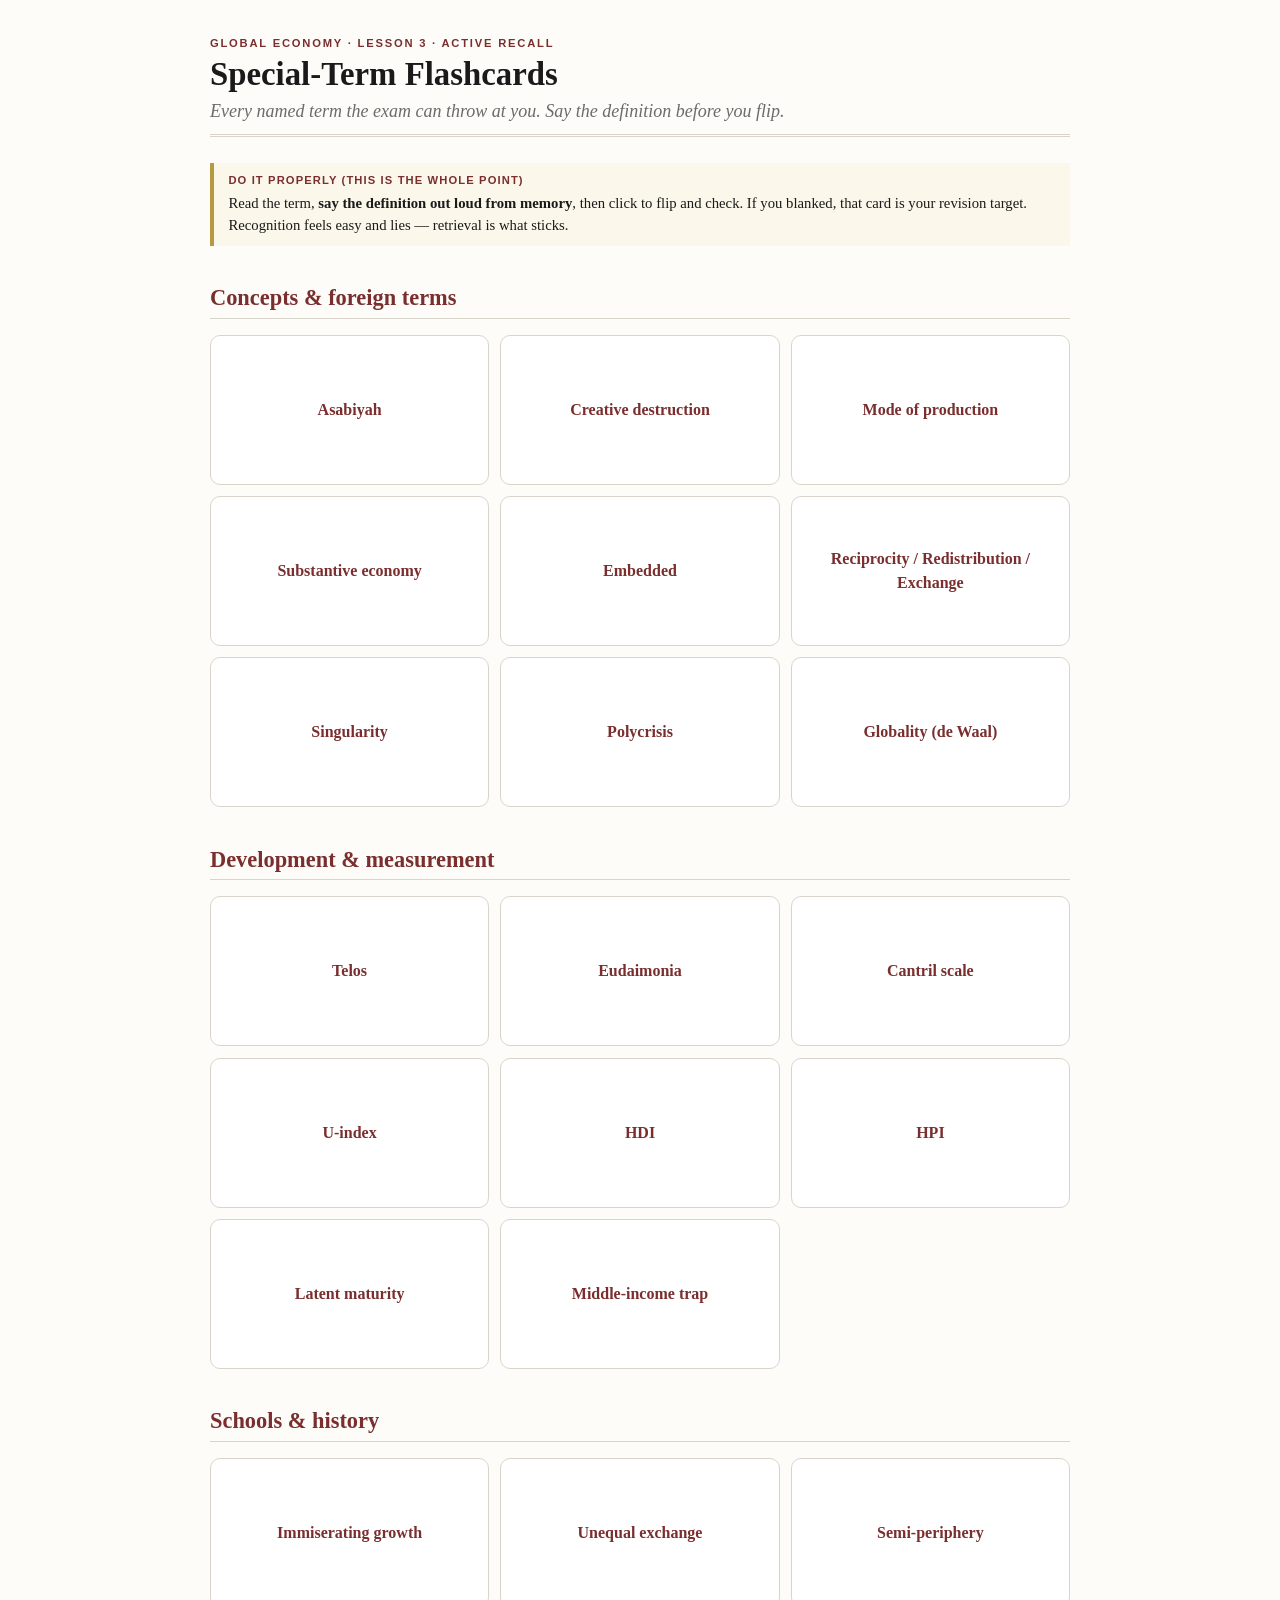
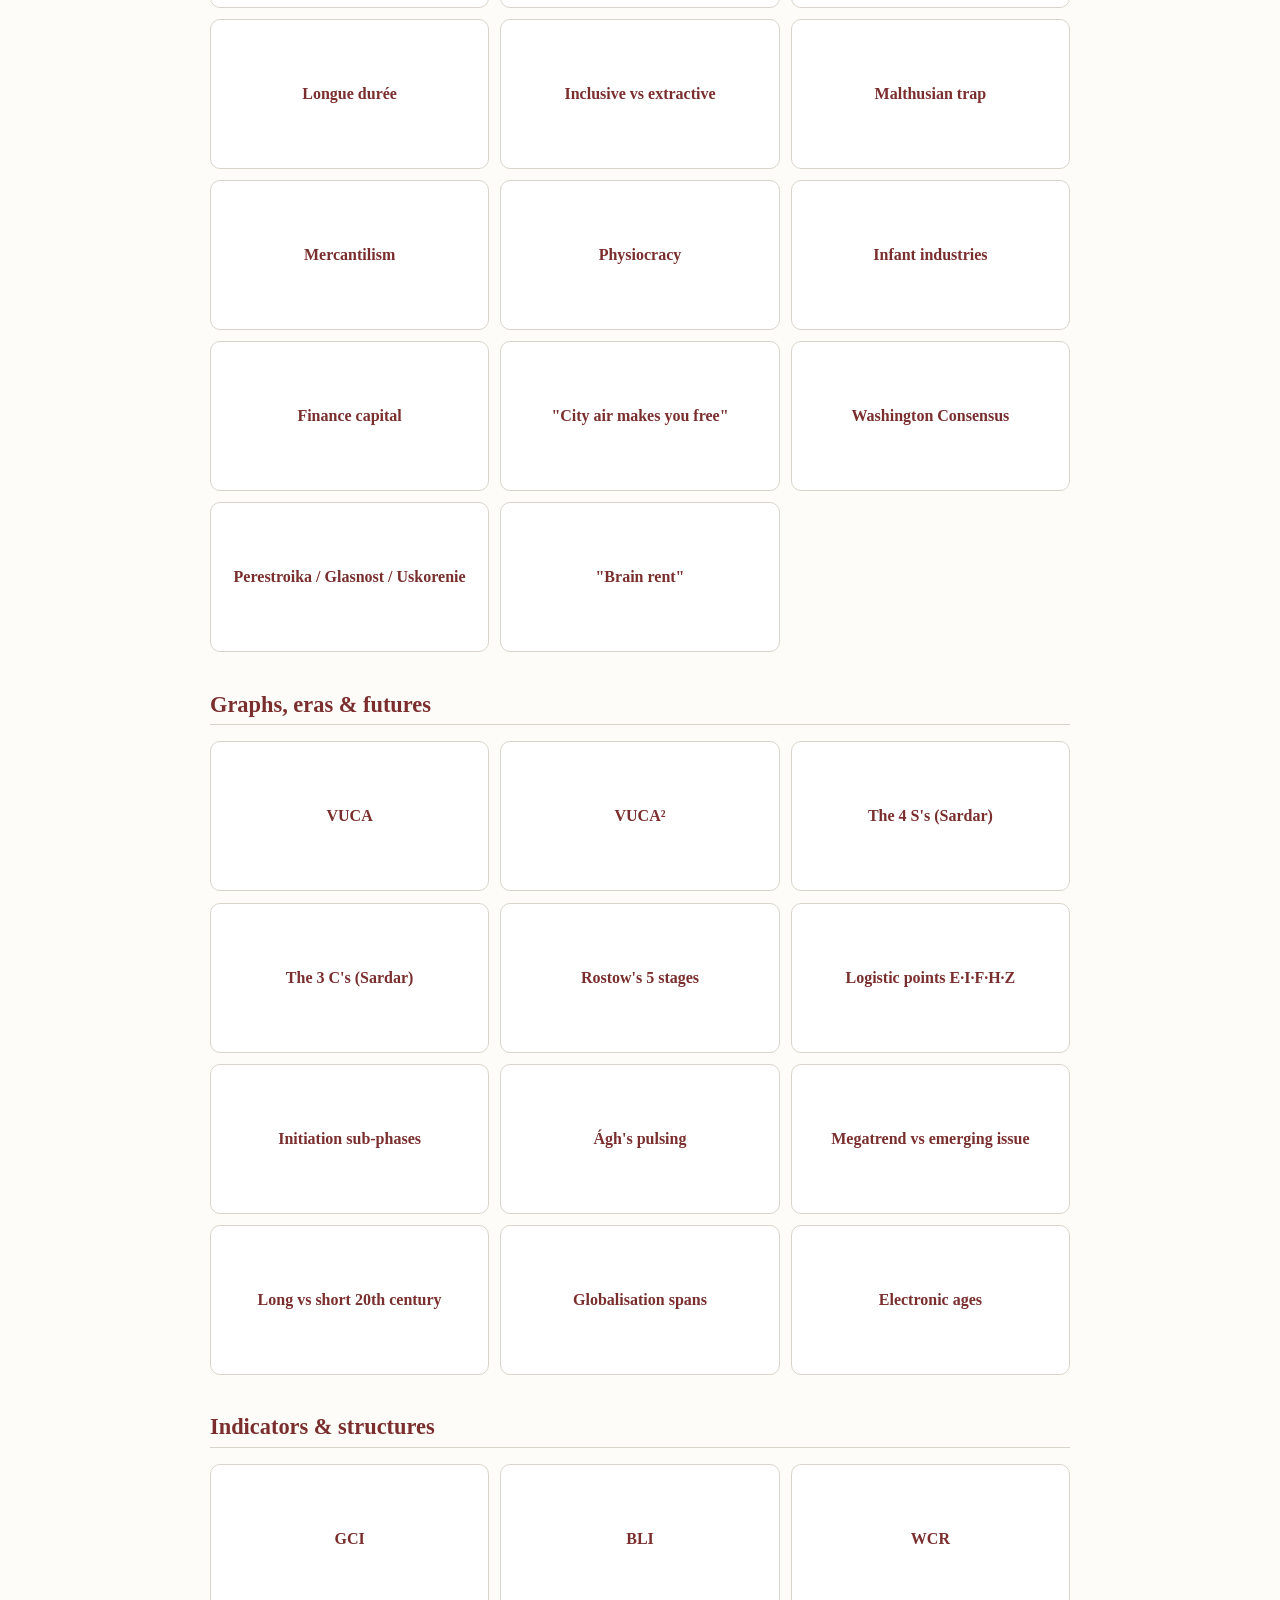
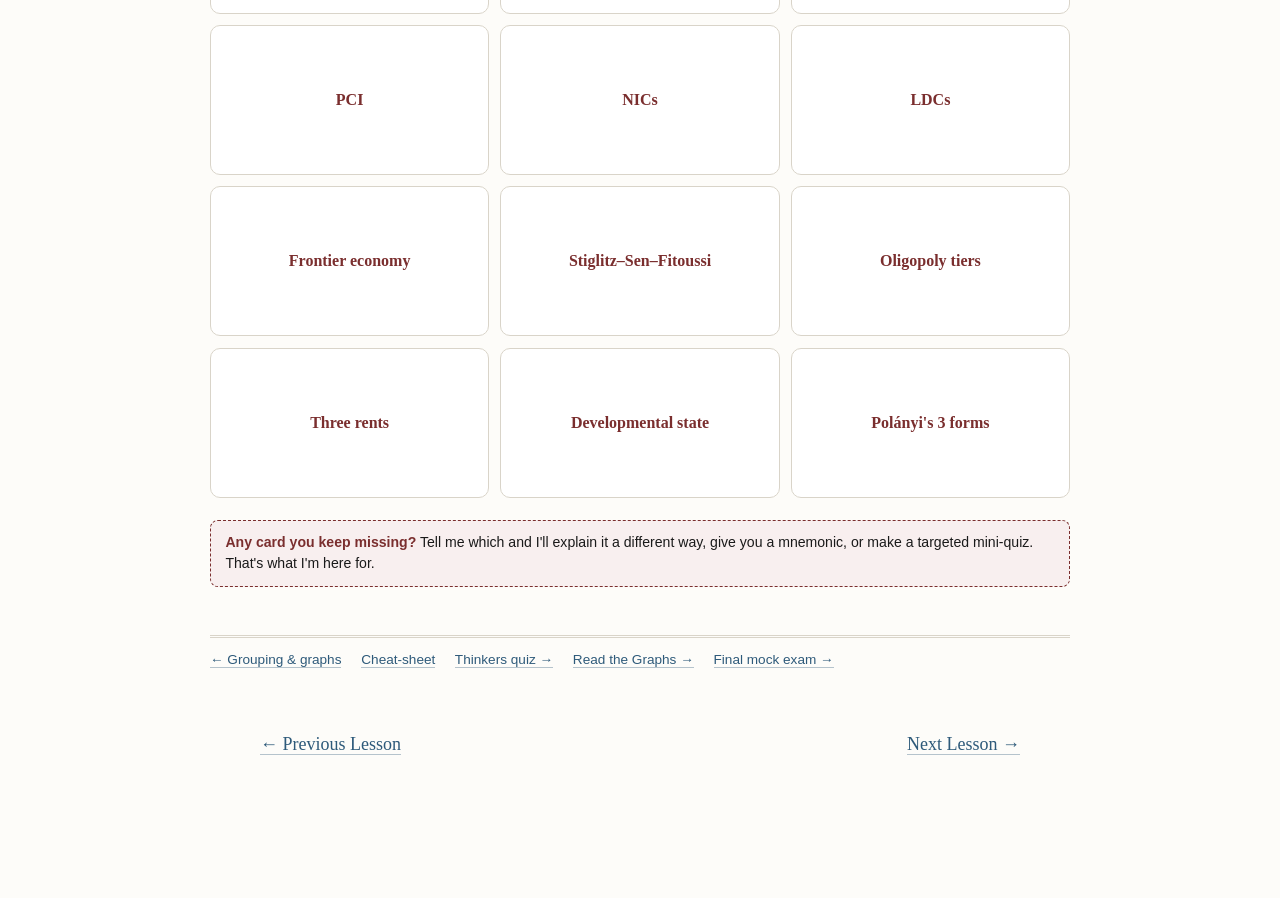
<file: lessons/0003-flashcards.html>
<!doctype html>
<html lang="en">
<head>
<meta charset="utf-8">
<meta name="viewport" content="width=device-width, initial-scale=1">
<title>Lesson 3 · Term Flashcards</title>
<link rel="stylesheet" href="../assets/course.css">
<link rel="stylesheet" href="../assets/quiz.css">
</head>
<body>
<div class="wrap">

<div class="masthead">
  <div class="kicker">Global Economy · Lesson 3 · Active recall</div>
  <h1>Special-Term Flashcards</h1>
  <p class="sub">Every named term the exam can throw at you. Say the definition <em>before</em> you flip.</p>
</div>

<div class="note">
  <span class="lbl">Do it properly (this is the whole point)</span>
  Read the term, <b>say the definition out loud from memory</b>, then click to flip and check. If you blanked, that card is your revision target. Recognition feels easy and lies — retrieval is what sticks.
</div>

<h2>Concepts &amp; foreign terms</h2>
<div id="cards-core"></div>

<h2>Development &amp; measurement</h2>
<div id="cards-dev"></div>

<h2>Schools &amp; history</h2>
<div id="cards-hist"></div>

<h2>Graphs, eras &amp; futures</h2>
<div id="cards-graphs"></div>

<h2>Indicators &amp; structures</h2>
<div id="cards-ind"></div>

<div class="ask">
  <b>Any card you keep missing?</b> Tell me which and I'll explain it a different way, give you a mnemonic, or make a targeted mini-quiz. That's what I'm here for.
</div>

<div class="foot">
  <a href="0002-grouping-and-graphs.html">← Grouping &amp; graphs</a>
  <a href="../reference/0001-master-cheatsheet.html">Cheat-sheet</a>
  <a href="0001-thinkers-and-schools.html">Thinkers quiz →</a>
  <a href="0004-read-the-graphs.html">Read the Graphs →</a>
  <a href="0006-final-practice-test.html">Final mock exam →</a>
</div>

</div>

<script src="../assets/quiz.js"></script>
<script>
GE.flashcards('#cards-core', [
  {front:'Asabiyah', back:'Group solidarity (Ibn Khaldun); rises and decays over the cycle. "Asabiyah residues" = lingering tribal/clan loyalty in modern societies.'},
  {front:'Creative destruction', back:'Schumpeter (from Marx): the "perennial gale" — new products/methods kill un-adaptive firms; capital &amp; labour reallocate to productive sectors.'},
  {front:'Mode of production', back:'Marx: how society organises material life = forces of production (tools, tech, labour) + relations of production (class/ownership).'},
  {front:'Substantive economy', back:'Polányi: economy as an instituted process of human–environment interaction, embedded in society.'},
  {front:'Embedded', back:'Polányi: economic activity is fundamentally lodged within social, religious and political frameworks — not a separate sphere.'},
  {front:'Reciprocity / Redistribution / Exchange', back:'Polányi\'s 3 forms of integration: symmetry / centre / price-making markets, respectively.'},
  {front:'Singularity', back:'Kurzweil (2005): exponential tech change → machine intelligence surpasses humans; human/machine line dissolves.'},
  {front:'Polycrisis', back:'Cascading global catastrophes and extinction-level risks interacting at once.'},
  {front:'Globality (de Waal)', back:'Wholeness — a world of healthy, "whole-some" relations, grounded in empathy.'},
]);

GE.flashcards('#cards-dev', [
  {front:'Telos', back:'Purpose / end-goal (Greek). Development seen as movement toward an end.'},
  {front:'Eudaimonia', back:'A sense of meaning and purpose in life / good psychological functioning. Subjective well-being.'},
  {front:'Cantril scale', back:'Subjective cognitive scaling of life satisfaction (a 0–10 "ladder"). Also Diener scale.'},
  {front:'U-index', back:'Share of time spent in an unpleasant emotional state — a happiness/affect measure.'},
  {front:'HDI', back:'Human Development Index (UNDP): life expectancy + schooling + GNI per capita.'},
  {front:'HPI', back:'Happy Planet Index (NEF): (life expectancy × well-being) ÷ ecological footprint.'},
  {front:'Latent maturity', back:'A development-model stage; potential not yet realised. (cf. developed / pseudo-developed / underdeveloped / sustainably developed.)'},
  {front:'Middle-income trap', back:'Middle-income countries stall before high-income — fail to upgrade institutions &amp; innovation.'},
]);

GE.flashcards('#cards-hist', [
  {front:'Immiserating growth', back:'Growth that worsens a poor country\'s terms of trade &amp; welfare (over-reliance on primary exports).'},
  {front:'Unequal exchange', back:'Dependency idea: core–periphery trade is inherently exploitative; value flows poor → rich.'},
  {front:'Semi-periphery', back:'Wallerstein: intermediate tier that stabilises the world-system (blocks a bipolar core-vs-periphery split).'},
  {front:'Longue durée', back:'Braudel: long-term historical rhythms; shaped Wallerstein\'s world-systems analysis.'},
  {front:'Inclusive vs extractive', back:'Institutions: inclusive = broad participation, secure property, innovation. Extractive = wealth to a narrow elite; stunts growth.'},
  {front:'Malthusian trap', back:'Population growth outruns production of necessities, holding living standards low.'},
  {front:'Mercantilism', back:'Wealth = gold &amp; silver; accumulate via trade restrictions &amp; export controls (Age of Commercial capital).'},
  {front:'Physiocracy', back:'Economic school of the commercial-capital era; land/agriculture as the true source of wealth.'},
  {front:'Infant industries', back:'Young industries needing temporary protection (tariffs/subsidies) to compete — Friedrich List.'},
  {front:'Finance capital', back:'Hilferding (1910): banks + industrial capital merge → monopolistic phase of capitalism.'},
  {front:'"City air makes you free"', back:'Medieval-city phrase: towndweller gains freedom/status vs the feudal countryside.'},
  {front:'Washington Consensus', back:'Neoliberal policy package: trade liberalisation, austerity, deregulation, export-led growth. Critic: Stiglitz.'},
  {front:'Perestroika / Glasnost / Uskorenie', back:'Gorbachev: restructuring / openness / acceleration — 1980s Soviet reforms → 1989–91 collapse.'},
  {front:'"Brain rent"', back:'Oligopoly pricing: stable excess profit from the constrained novelty/innovation factor (alongside production &amp; capital rent).'},
]);

GE.flashcards('#cards-graphs', [
  {front:'VUCA', back:'Volatility · Uncertainty · Complexity · Ambiguity. Axes: how much you know × how well you can predict results (HBR).'},
  {front:'VUCA²', back:'The second-order stamp: Vulnerability · Uncertainty · Criticality · Artificialisation — the polycrises panel.'},
  {front:'The 4 S\'s (Sardar)', back:'Postnormal drivers: Speed (accelerating), Scope (blowing up), Scale (shrinking), Simultaneity (multiplying).'},
  {front:'The 3 C\'s (Sardar)', back:'Postnormal conditions: Complexity, Chaos, Contradictions. "Old orthodoxies dying, new ones not yet born."'},
  {front:'Rostow\'s 5 stages', back:'Traditional society → Preconditions for take-off → Take-off → Drive to maturity → Age of mass consumption. (Modernisation school.)'},
  {front:'Logistic points E·I·F·H·Z', back:'E lower elbow (proves viable) · I inflection (deepest change) · F upper elbow (limit visible) · H saturation (decline starts) · Z run-off end (max approached).'},
  {front:'Initiation sub-phases', back:'Prenatal → Perinatal → Initiation → Verification (then Growth; Maturity = Deceleration + Saturation).'},
  {front:'Ágh\'s pulsing', back:'Dynamics alternate extensive → intensive → extensive → intensive across 1450–1640, 1640–1780, 1780–1870, 1870–(?). Sources: trade, trade, production, factors (K,L).'},
  {front:'Megatrend vs emerging issue', back:'Megatrend rides the OLD development curve to its plateau; emerging issues creep in on the dotted line and become the NEW curve (Gáspár 2012).'},
  {front:'Long vs short 20th century', back:'Long: 1870~2000 (second reflex). Short: 1919–1989 (between the wars\' settlement and the Wall).'},
  {front:'Globalisation spans', back:'Ancient empires · 1492– (Discovery) · 1870s– (2nd Industrial Rev.) · 1989–? (global age, open-ended).'},
  {front:'Electronic ages', back:'High current age 1870–1930s (electrification) · Low current age 1920s–1990 (household electronics, radio/TV) · Microelectronic 1980+ (chip).'},
]);

GE.flashcards('#cards-ind', [
  {front:'GCI', back:'Global Competitiveness Index — WEF. Micro + macro foundations of national competitiveness.'},
  {front:'BLI', back:'Better Life Index — OECD. Well-being across 11 topics (housing, income, jobs, community, education…).'},
  {front:'WCR', back:'World Competitiveness Ranking — IMD. 4 factors: economic performance, government efficiency, business efficiency, infrastructure.'},
  {front:'PCI', back:'Per Capita Income = total income ÷ population. Ignores inequality.'},
  {front:'NICs', back:'Newly Industrialised Countries — agriculture → export manufacturing; fast-growing, not yet developed.'},
  {front:'LDCs', back:'Least Developed Countries — official UN designation: lowest indicators, extreme poverty, high vulnerability.'},
  {front:'Frontier economy', back:'Smaller, less liquid, riskier than emerging — weak regulation, low transparency, but high long-term potential.'},
  {front:'Stiglitz–Sen–Fitoussi', back:'2009 commission: "GDP isn\'t enough" — measure well-being and sustainability.'},
  {front:'Oligopoly tiers', back:'Oligopolistic sector (few dominant firms) · Symbionts (live off the giants) · Outsiders (peak-capacity fillers).'},
  {front:'Three rents', back:'Natural resources → production rent · capital/tech → capital rent · novelty → brain rent. Routine labour: unconstrained → lowest wage.'},
  {front:'Developmental state', back:'State as active orchestrator: coordinates actors, corrects market failures, plans long-term, builds infrastructure.'},
  {front:'Polányi\'s 3 forms', back:'Reciprocity (symmetry) · Redistribution (centricity) · Exchange (price-making markets).'},
]);
</script>

<div class="lesson-nav" style="margin: 40px auto; max-width: 800px; display: flex; justify-content: space-between; padding: 20px;">
  <div><a href="0002-grouping-and-graphs.html">&larr; Previous Lesson</a></div>
    <div><a href="0004-read-the-graphs.html">Next Lesson &rarr;</a></div>
</div>
</body>
</html>
</file>
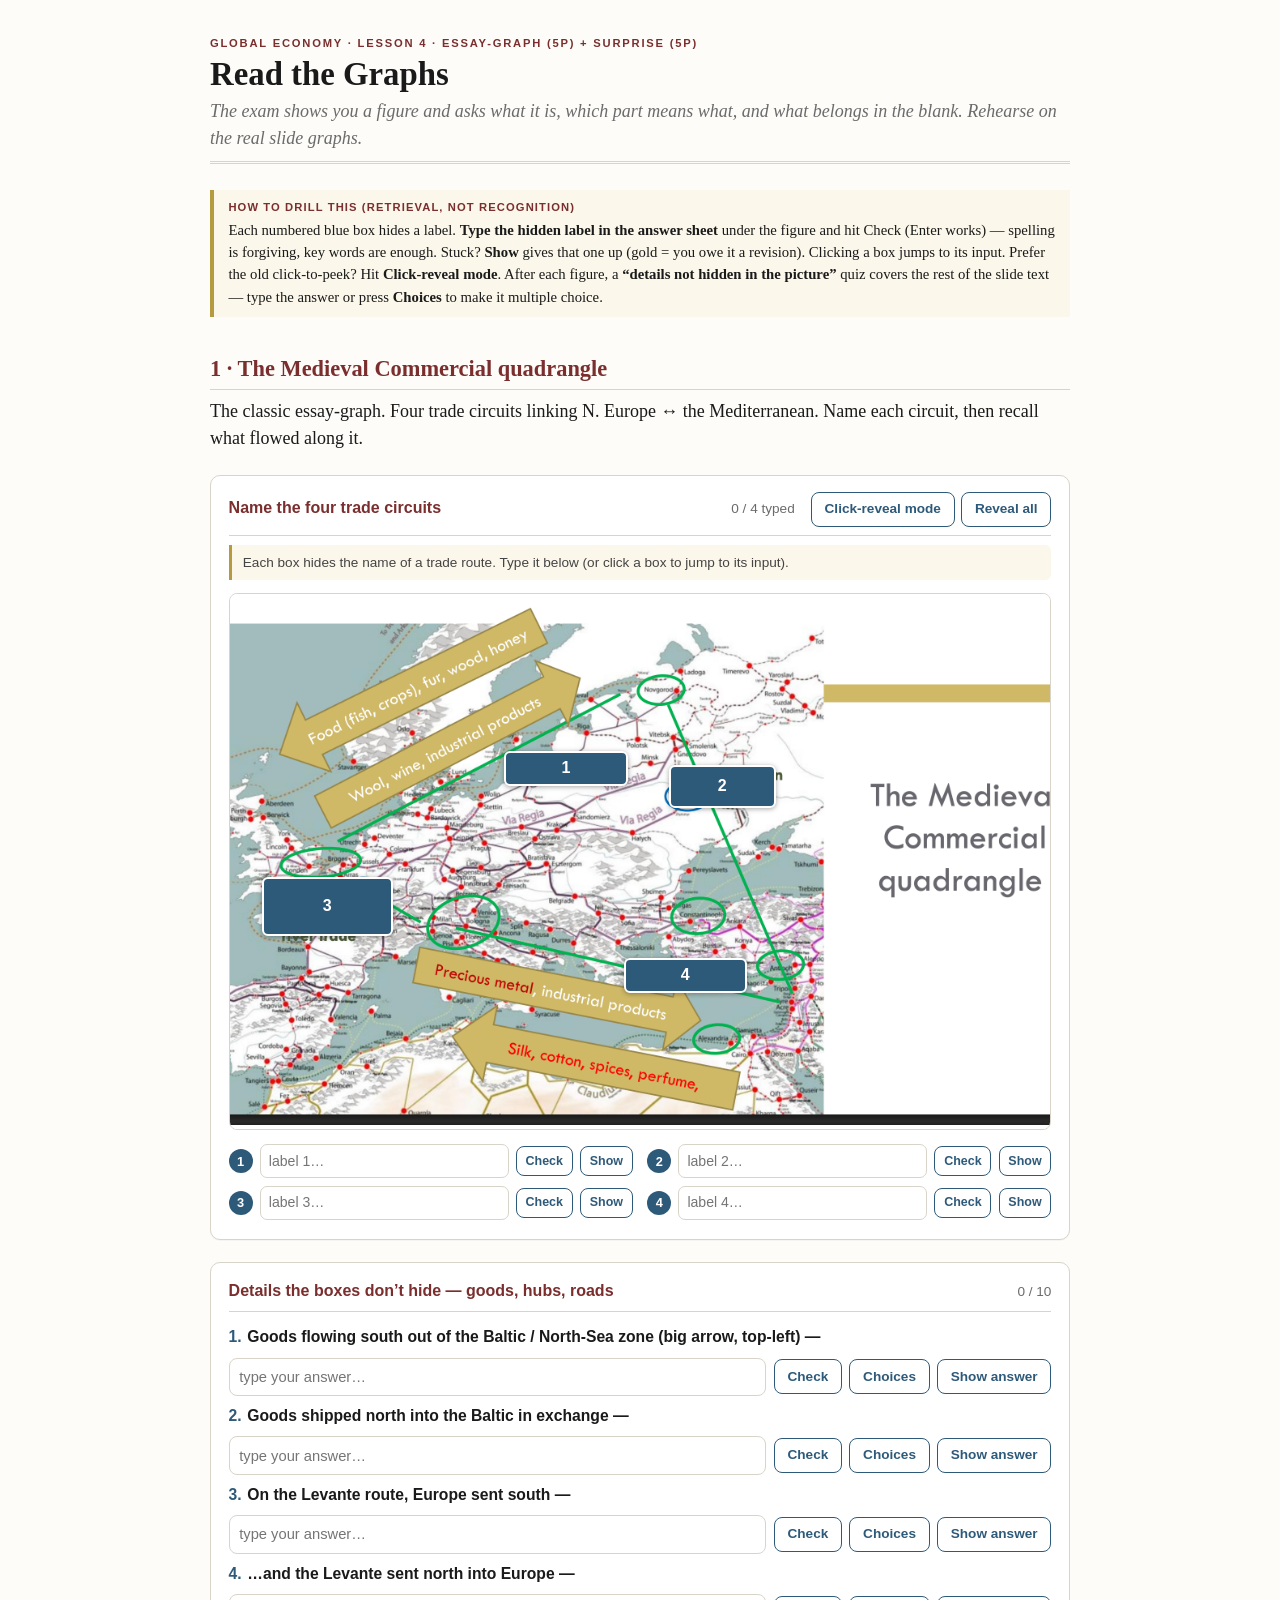
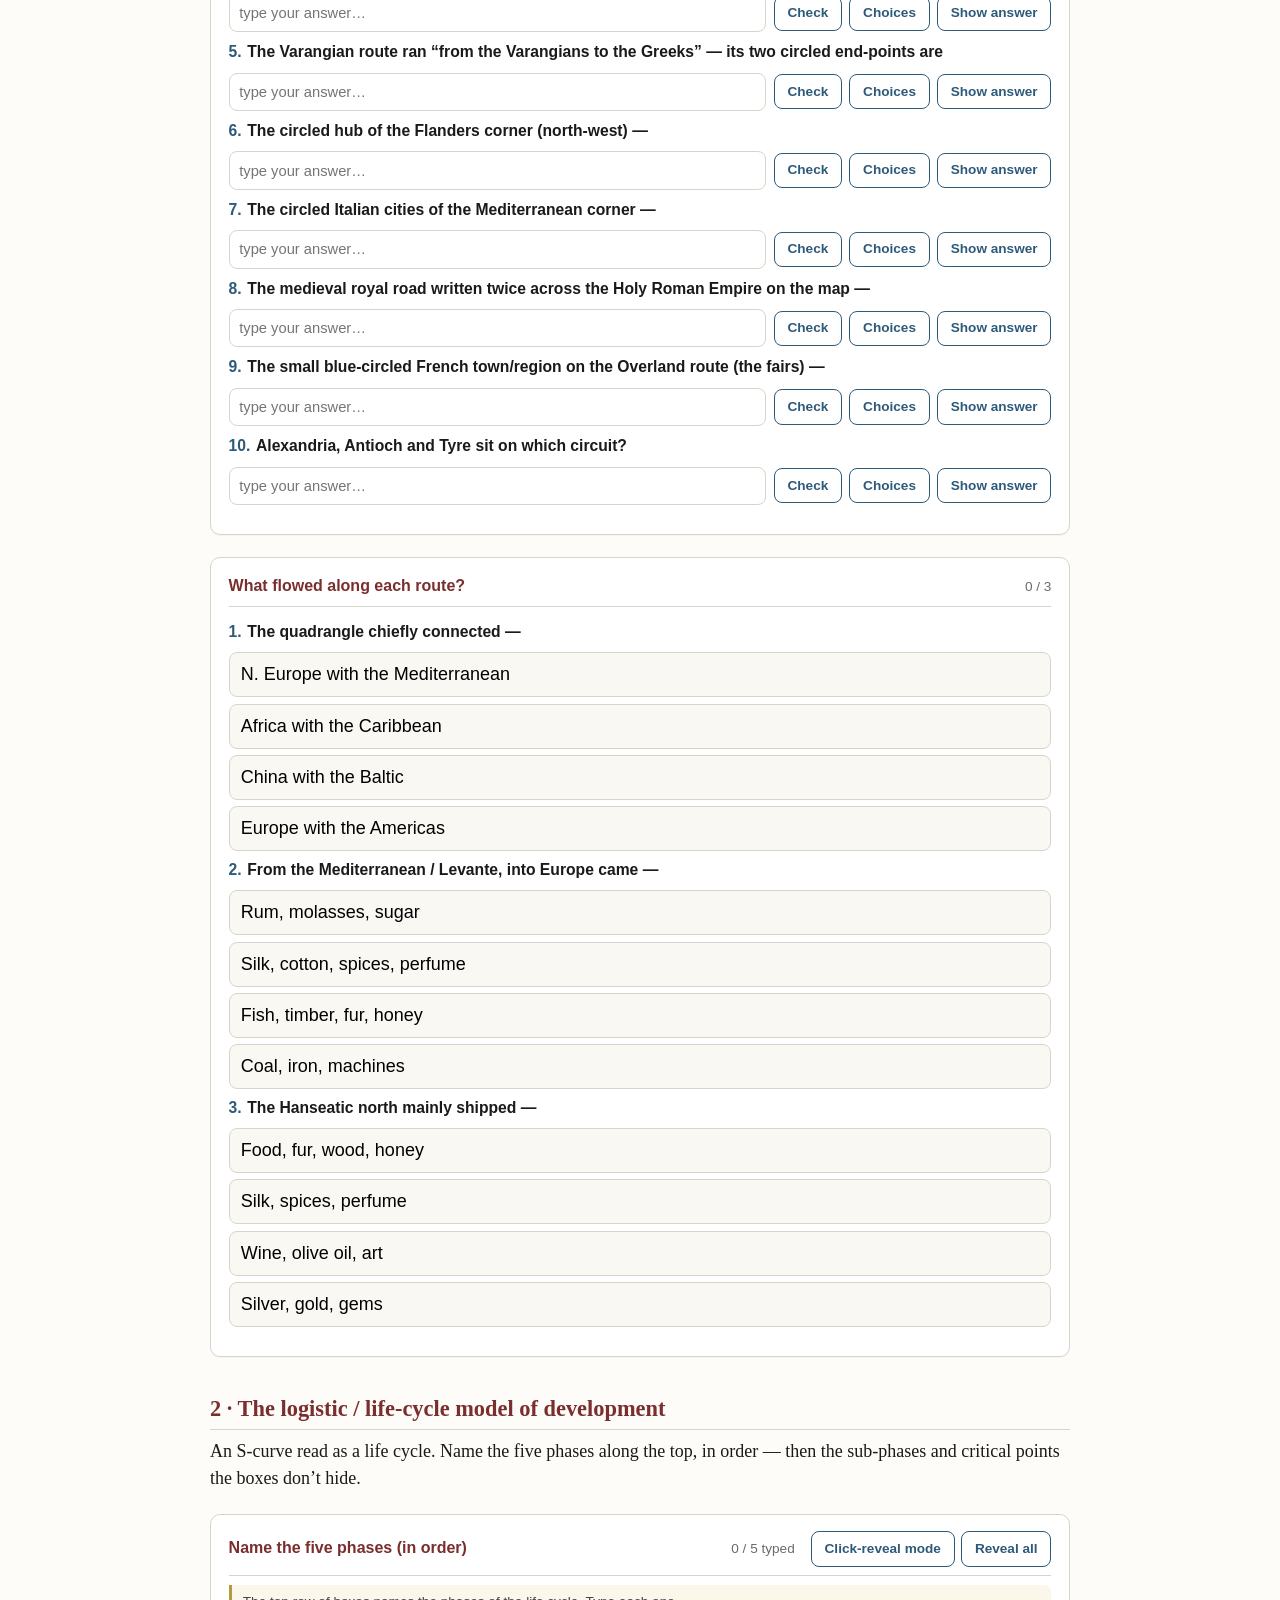
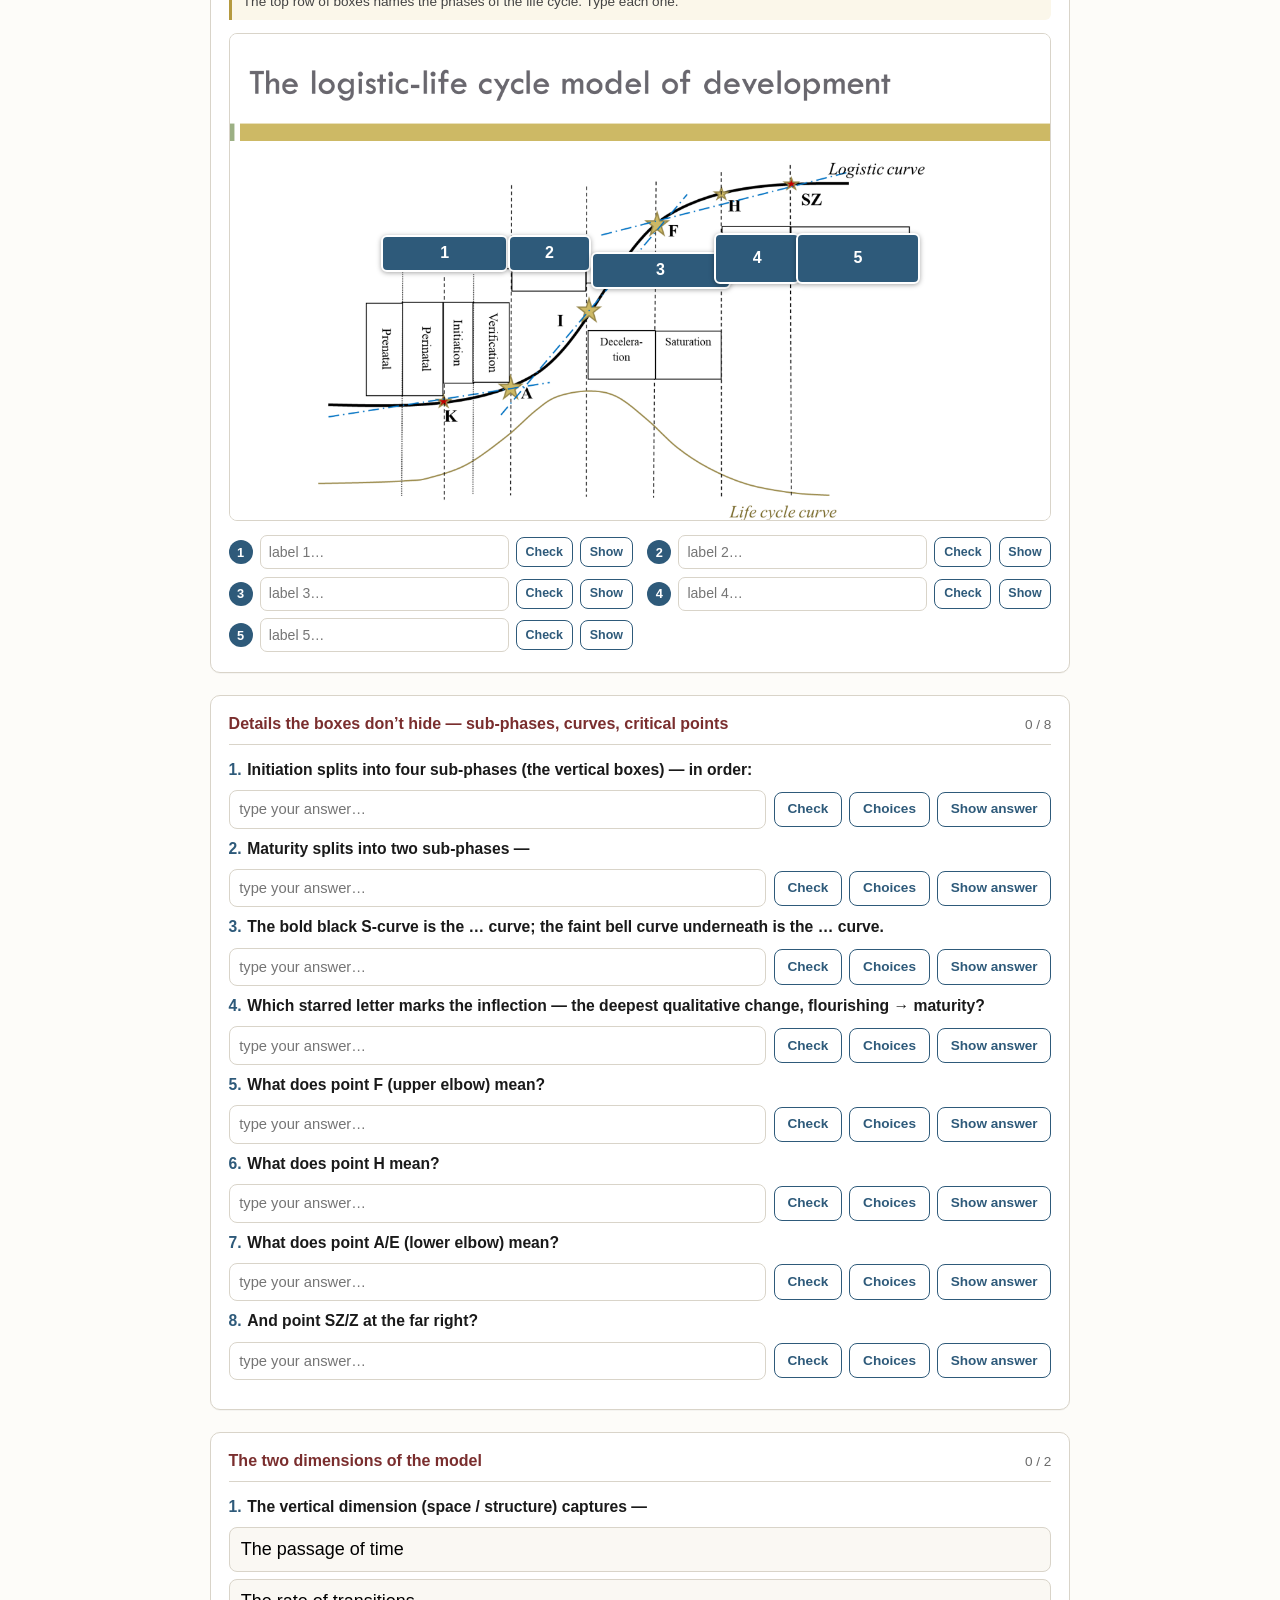
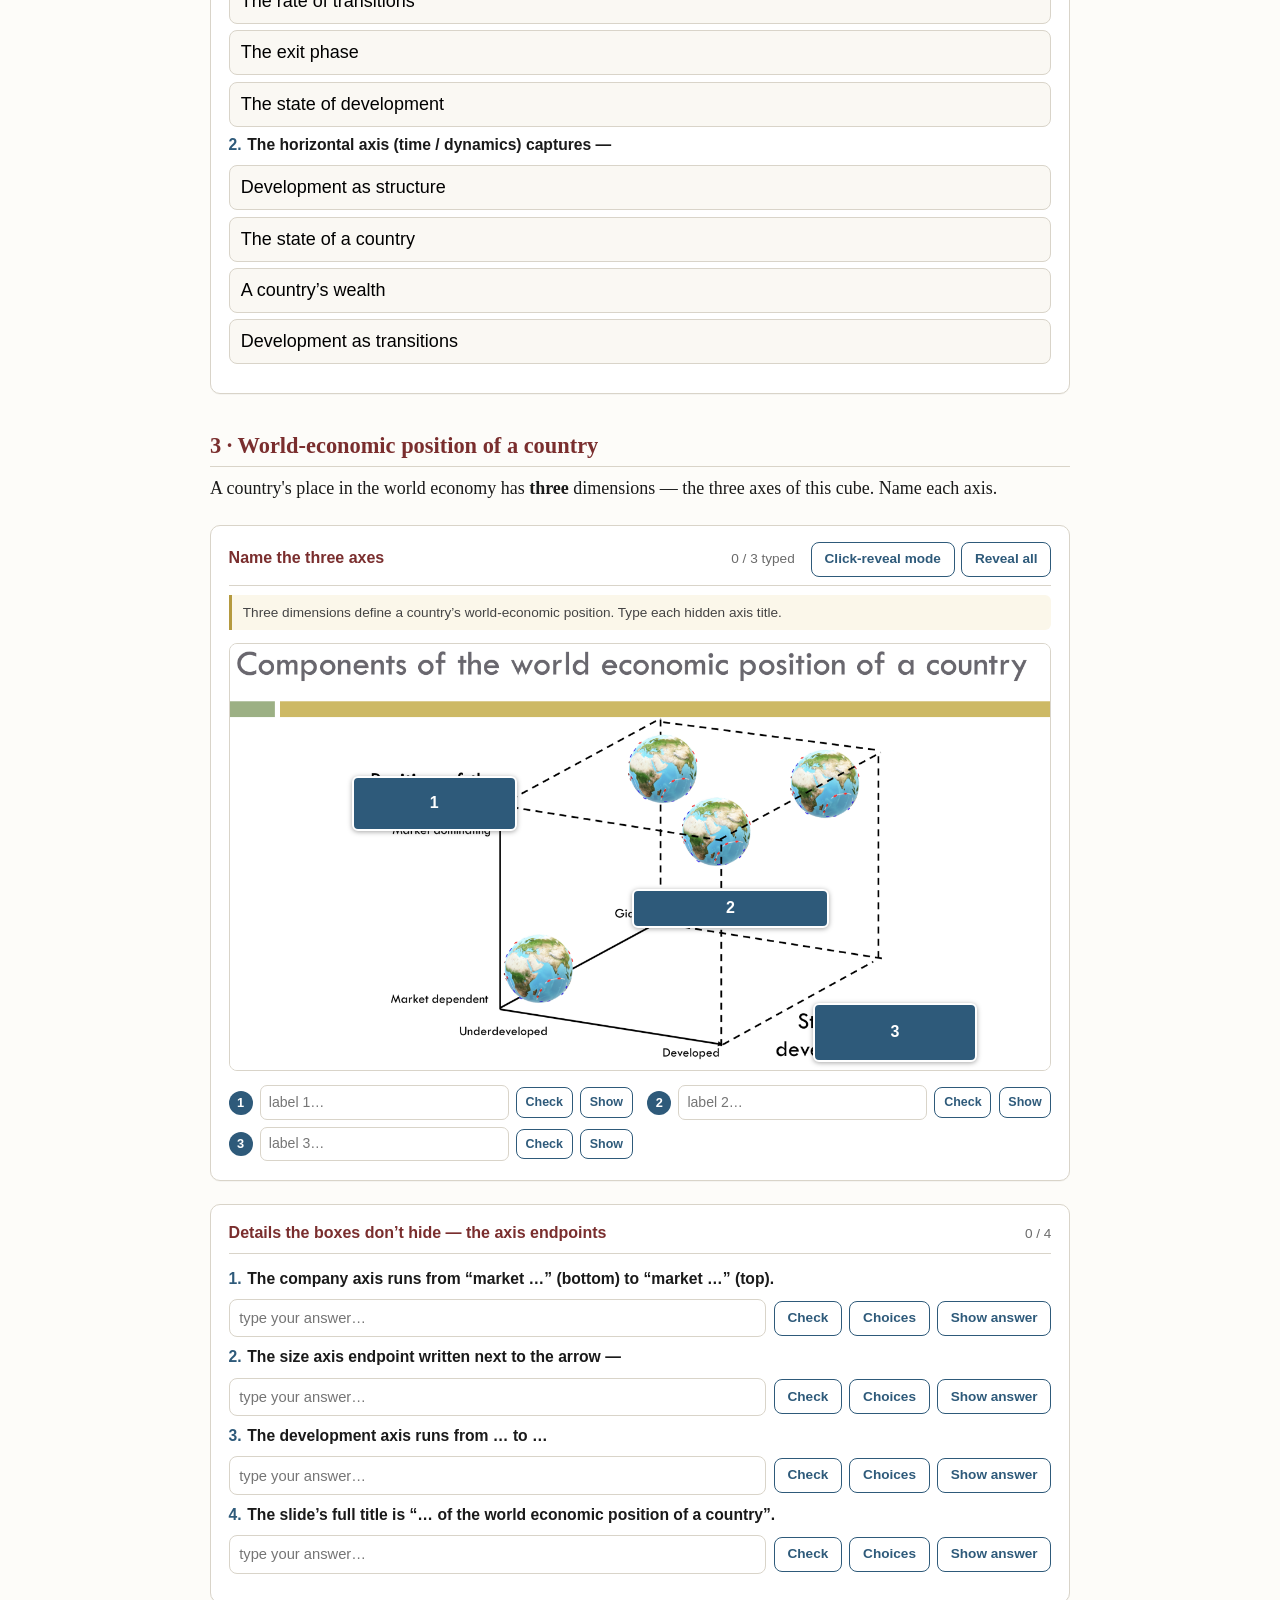
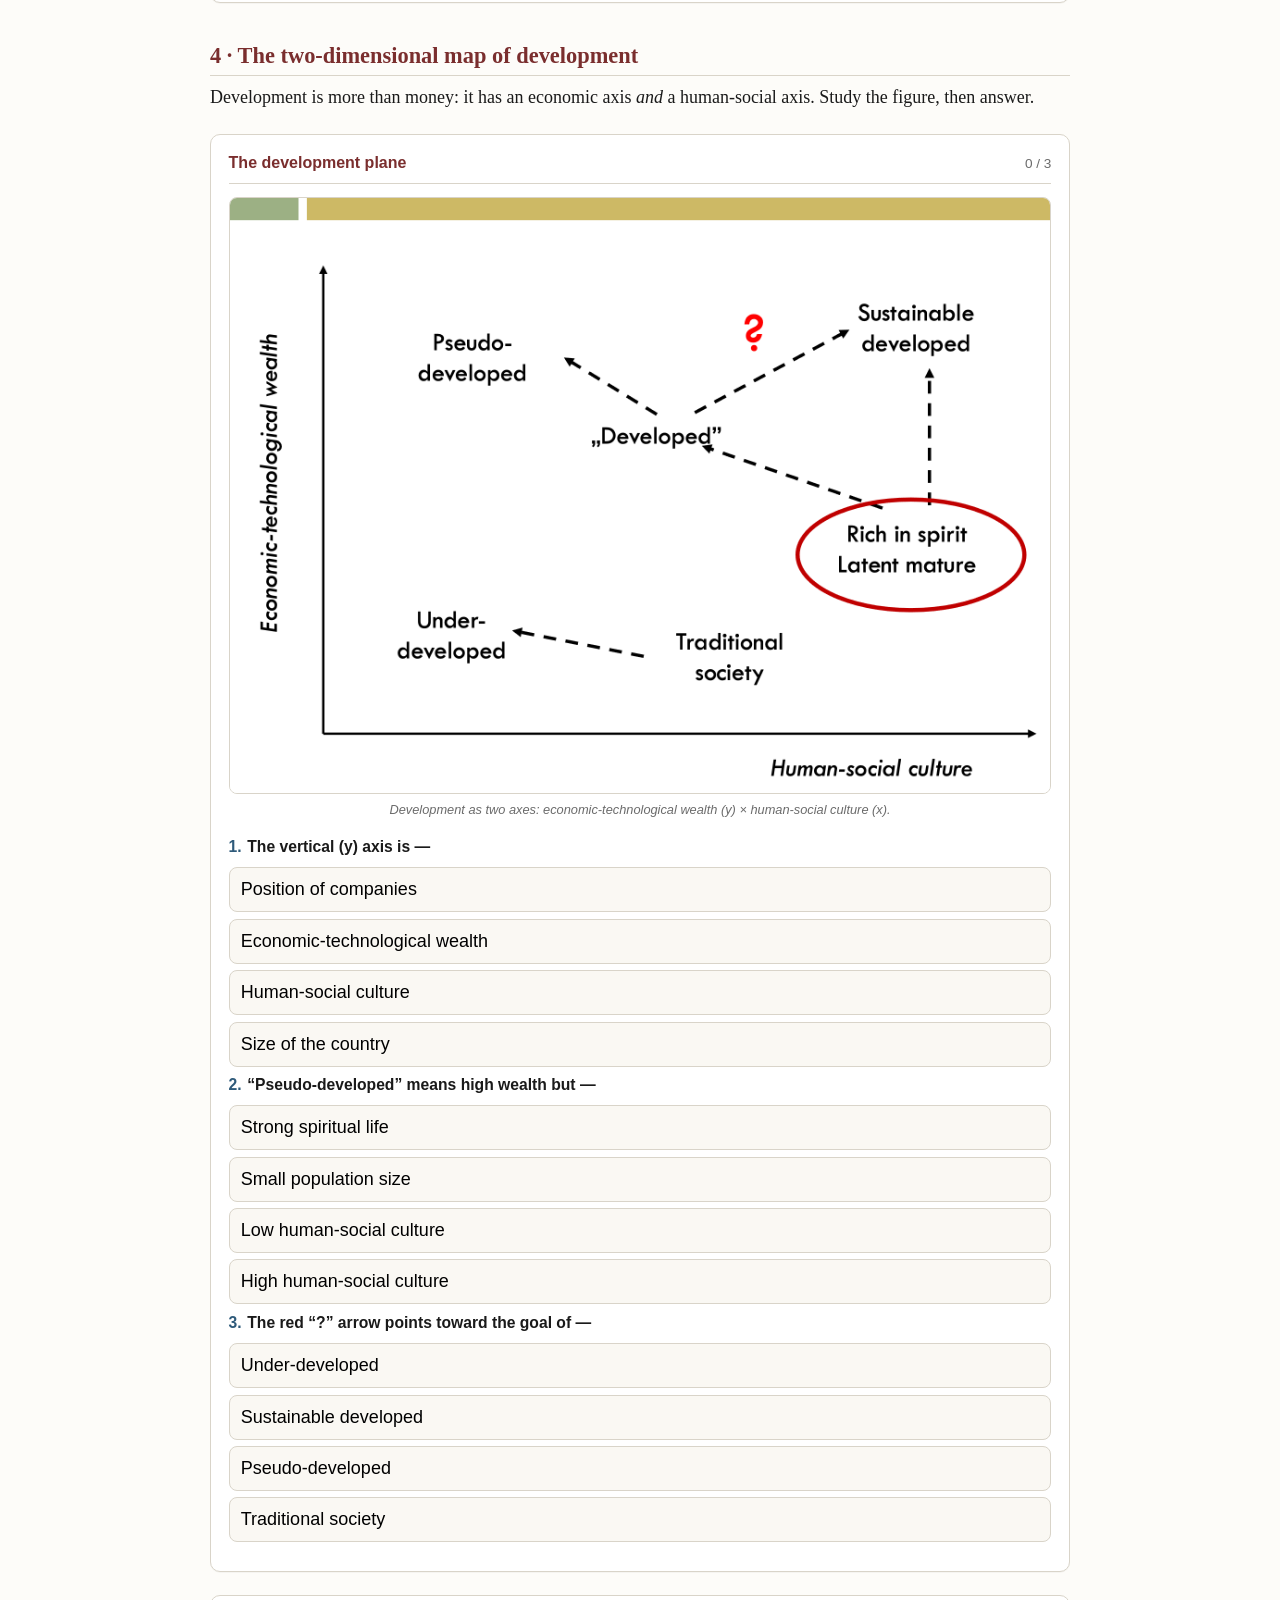
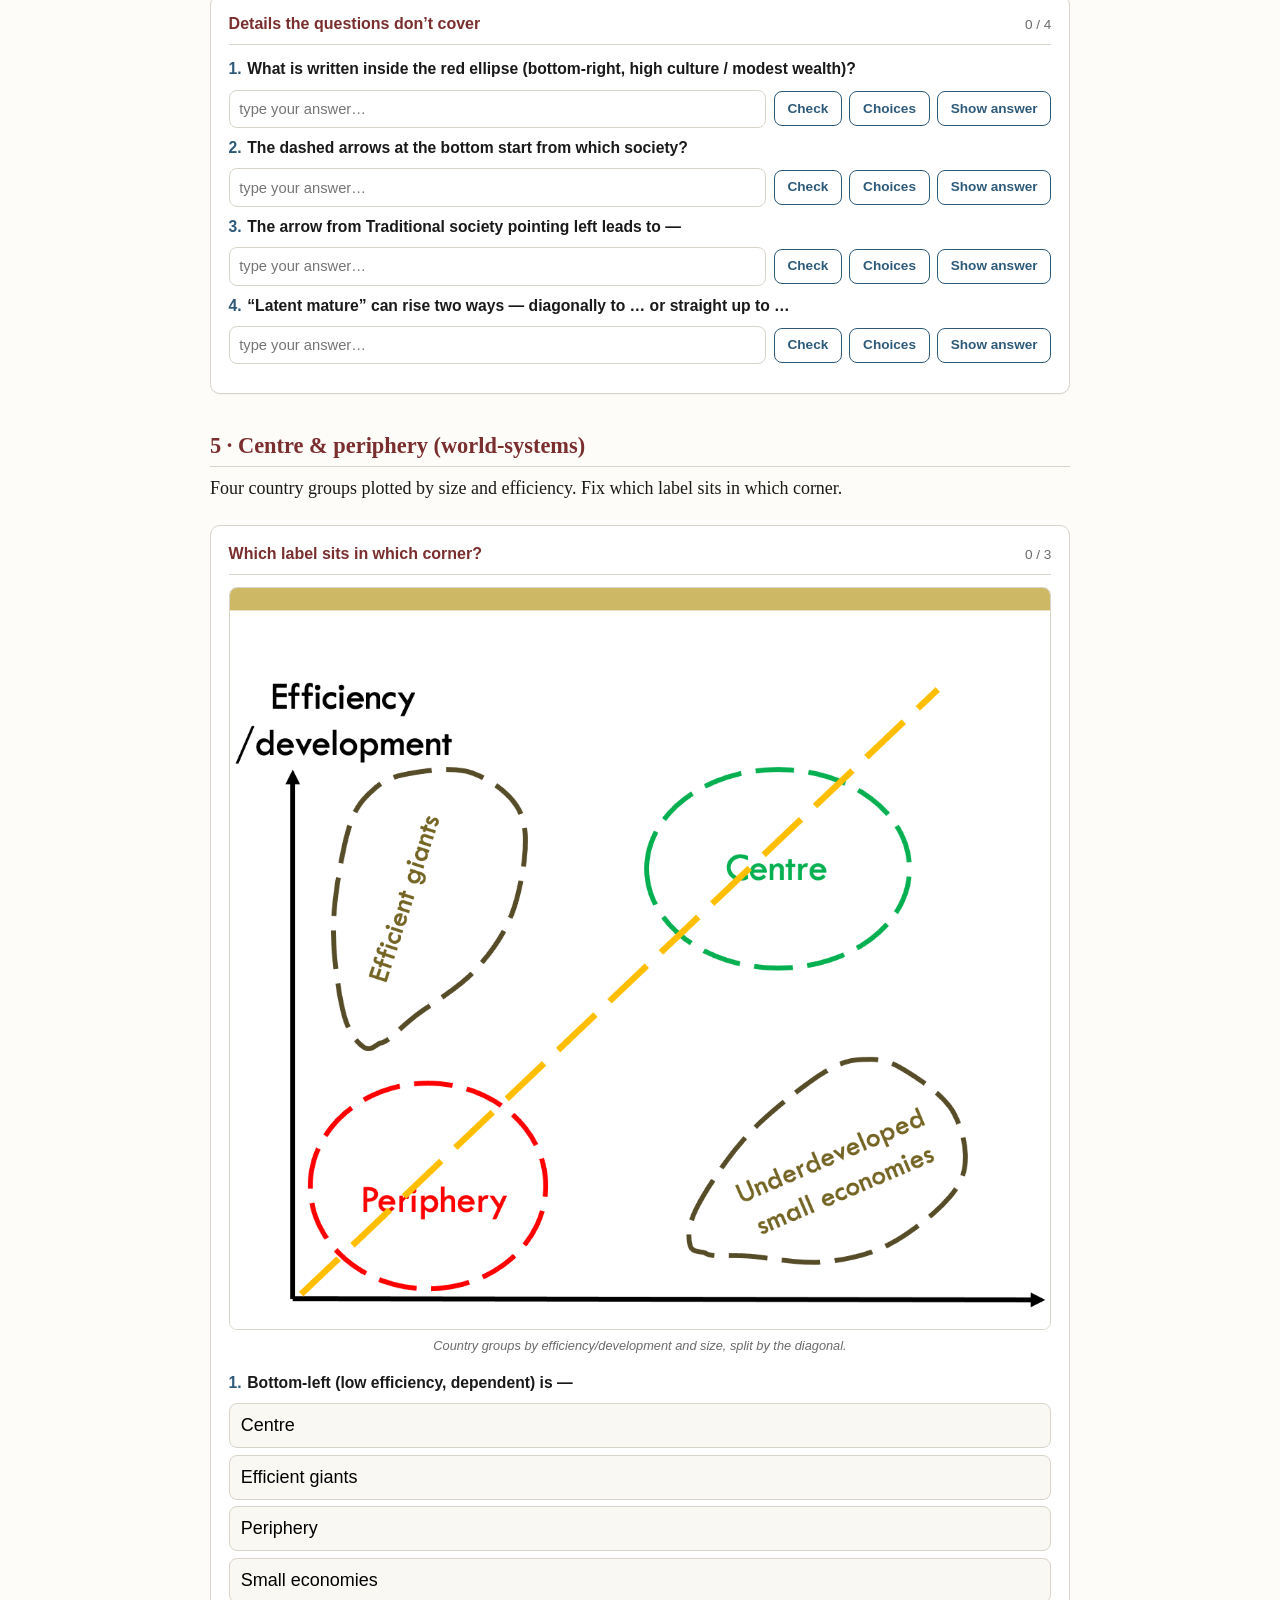
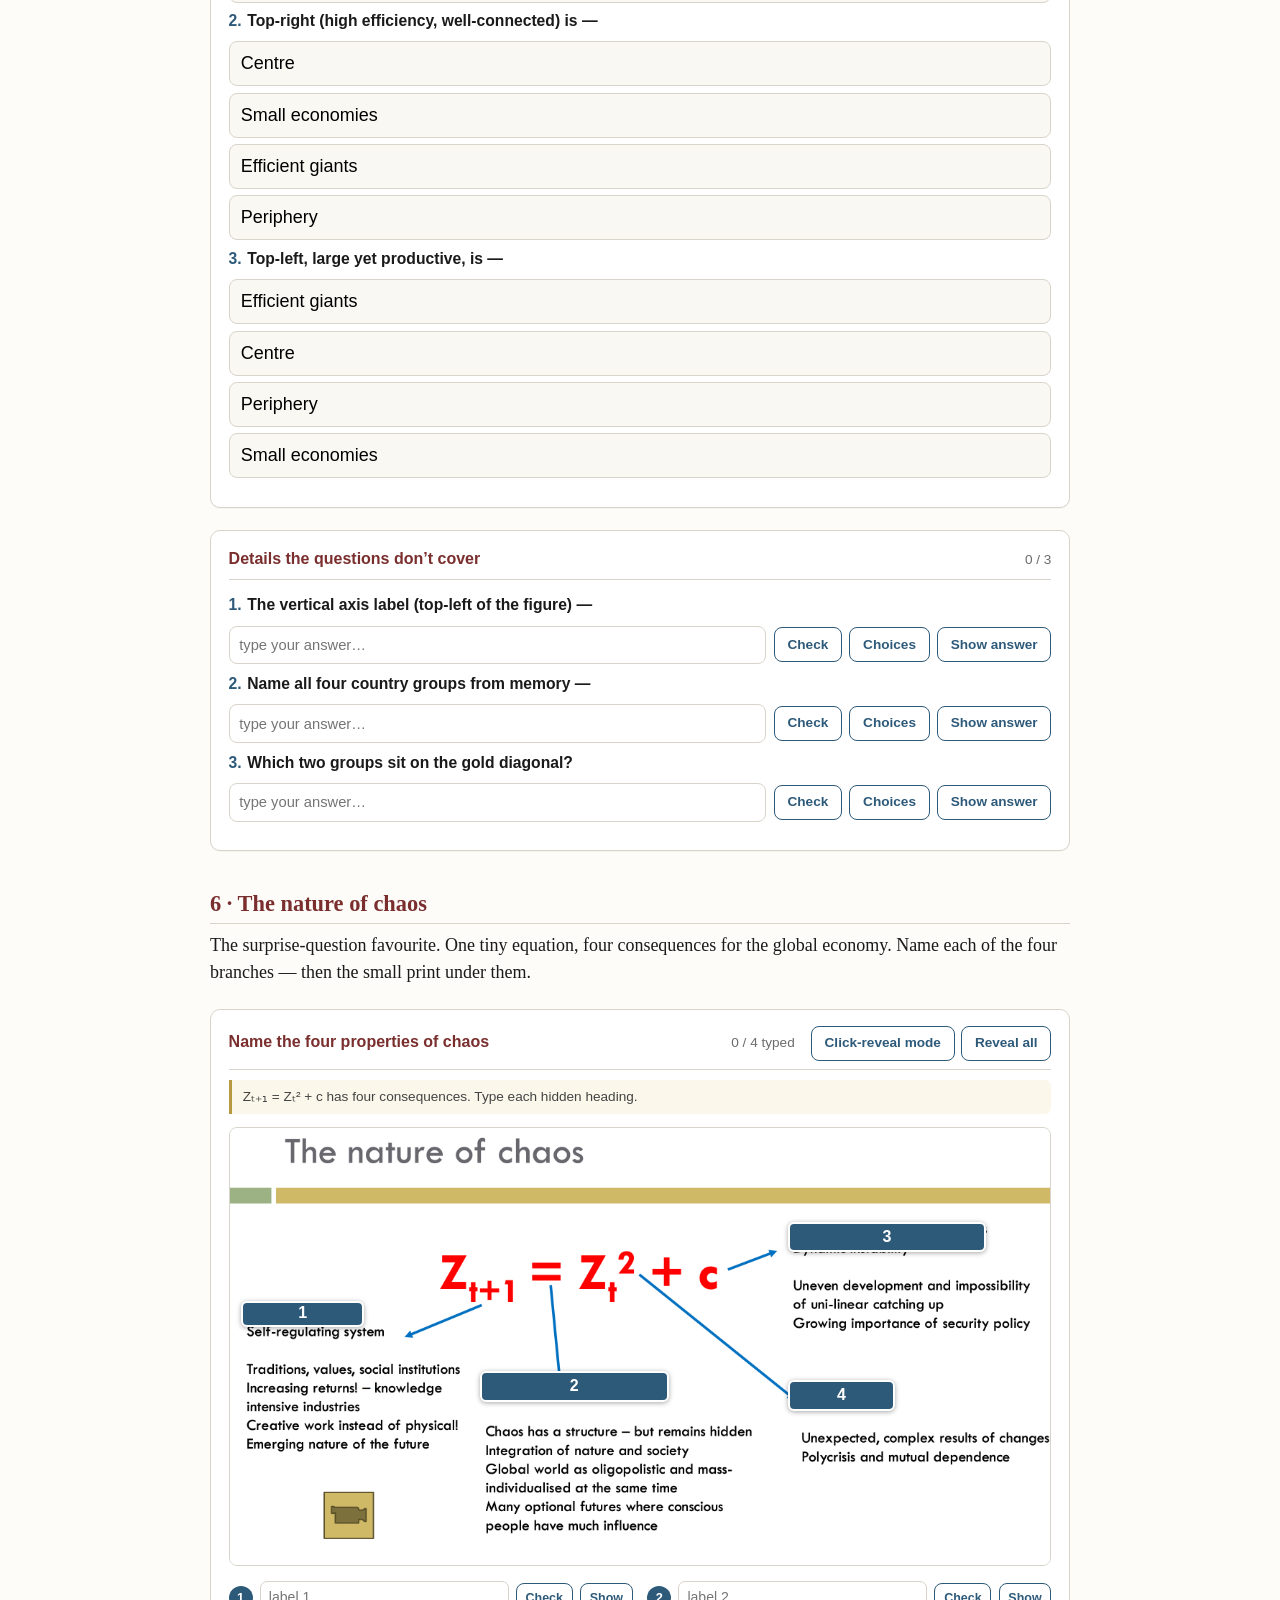
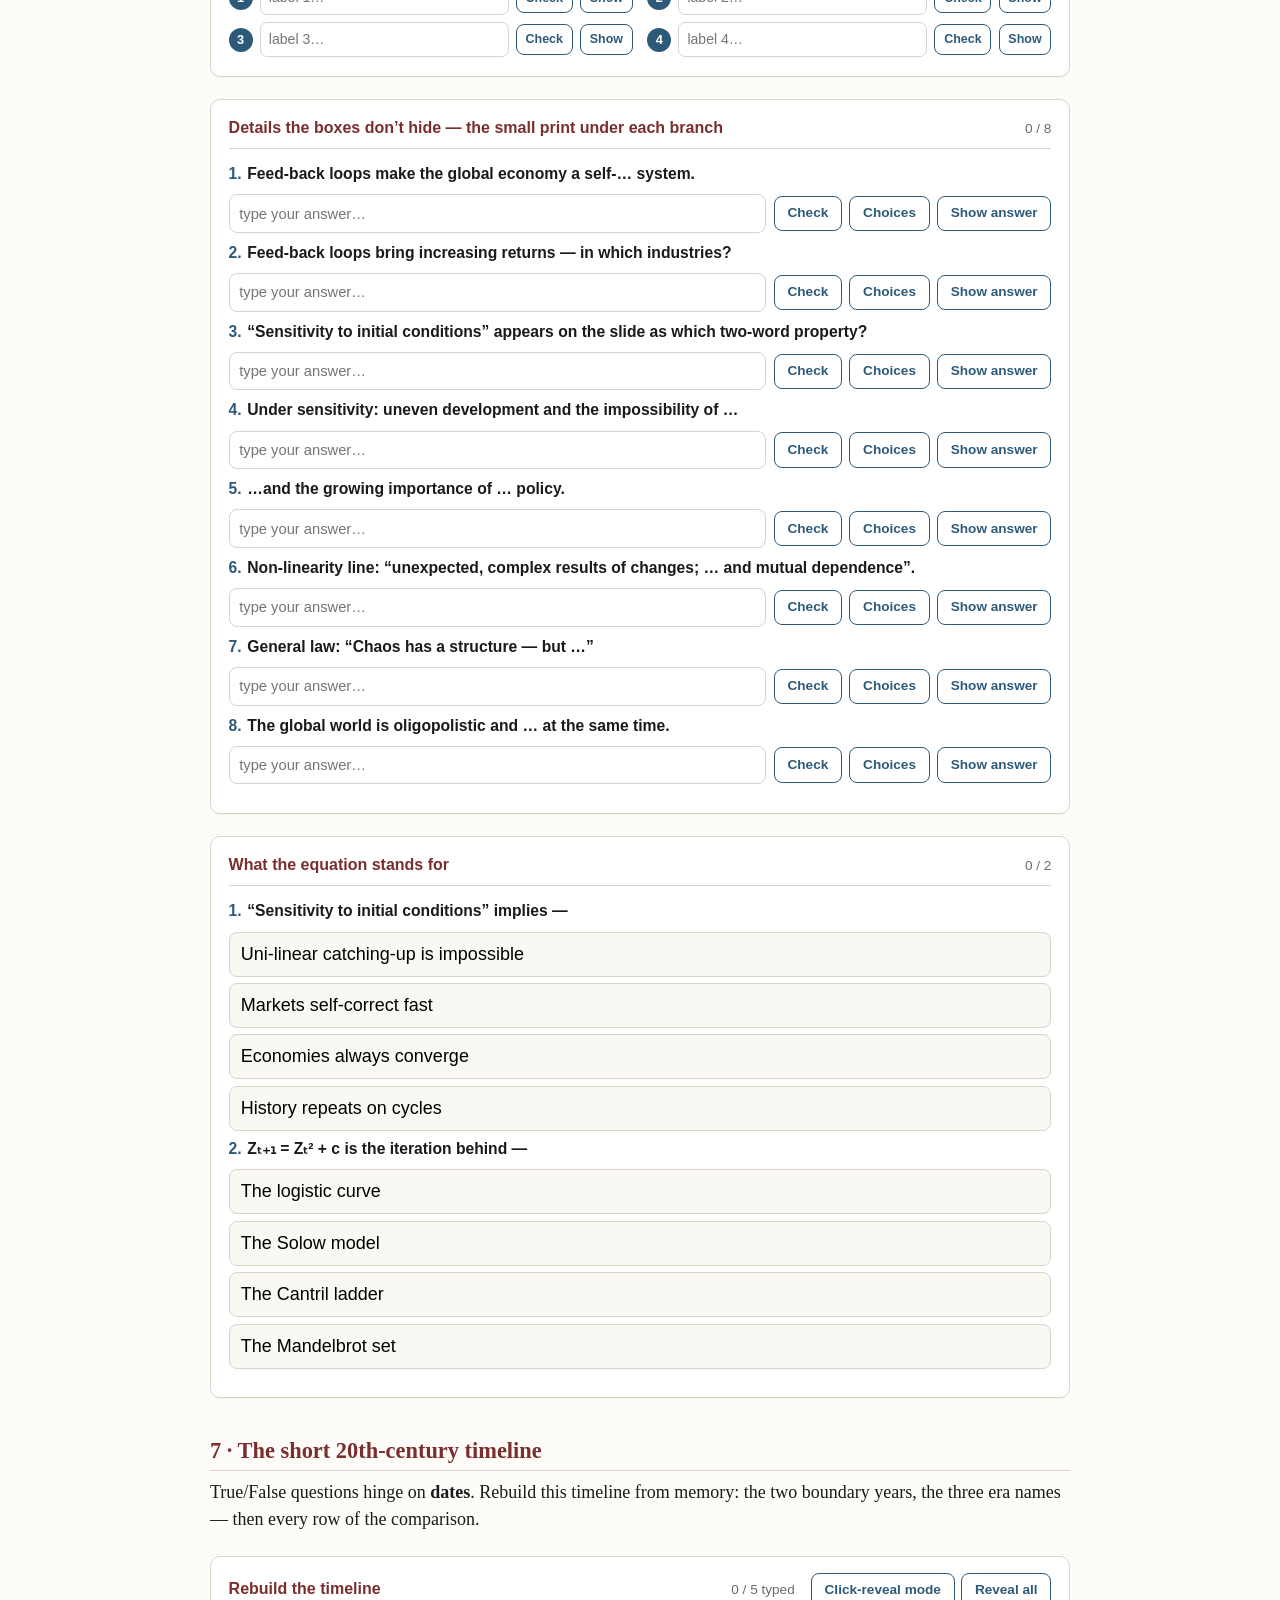
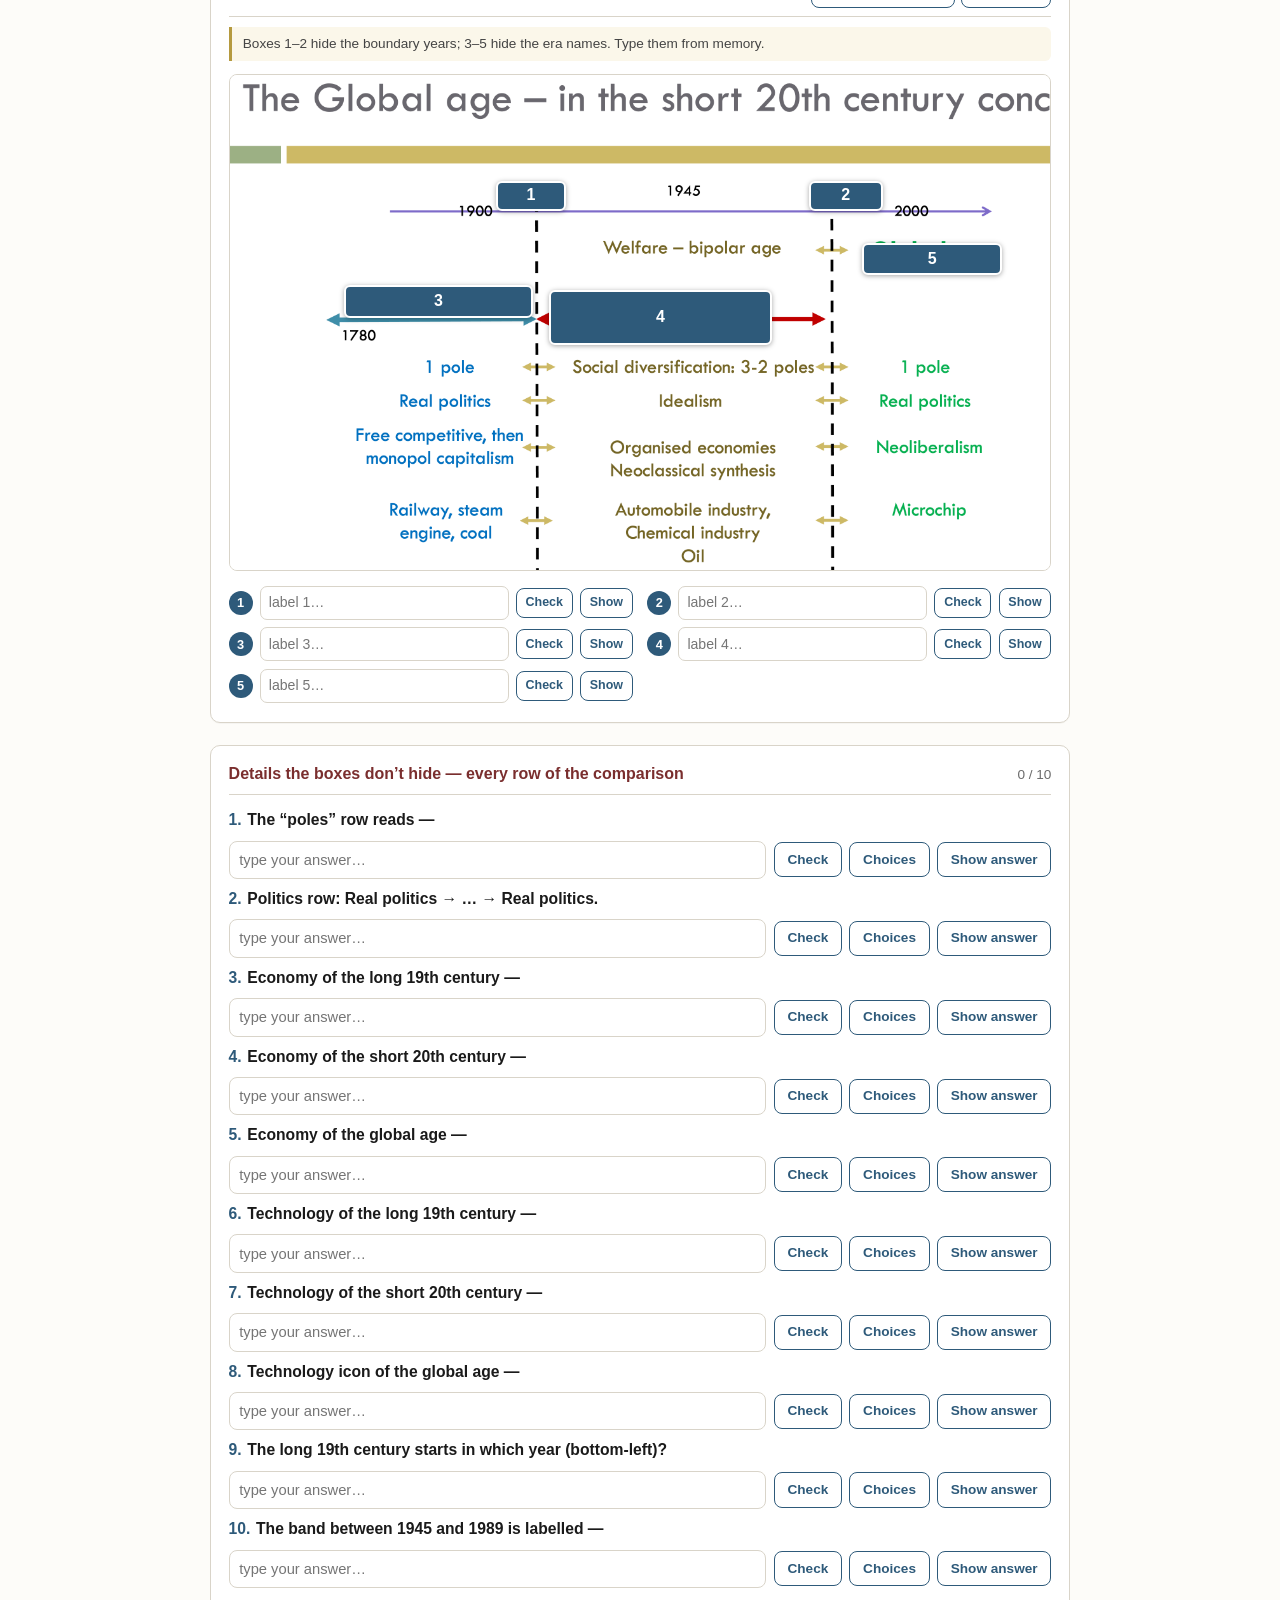
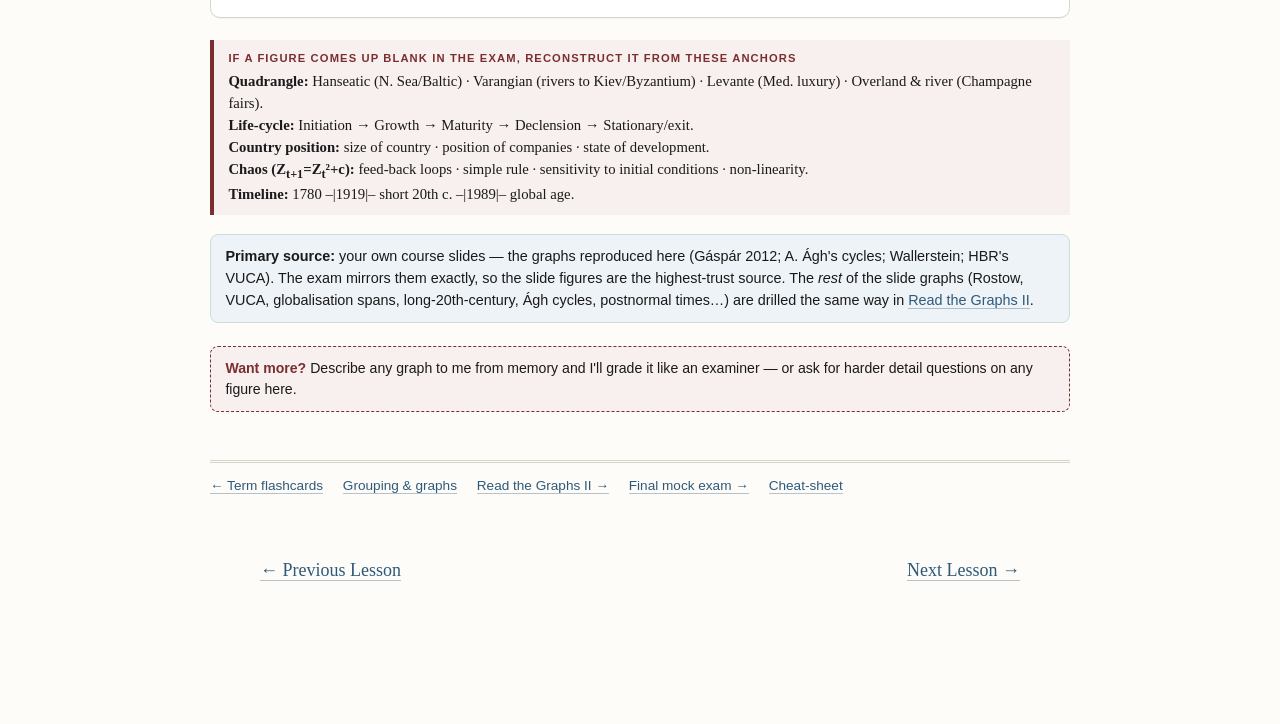
<file: lessons/0004-read-the-graphs.html>
<!doctype html>
<html lang="en">
<head>
<meta charset="utf-8">
<meta name="viewport" content="width=device-width, initial-scale=1">
<title>Lesson 4 · Read the Graphs</title>
<link rel="stylesheet" href="../assets/course.css">
<link rel="stylesheet" href="../assets/quiz.css">
<link rel="stylesheet" href="../assets/imgquiz.css">
</head>
<body>
<div class="wrap">

<div class="masthead">
  <div class="kicker">Global Economy · Lesson 4 · Essay-graph (5p) + Surprise (5p)</div>
  <h1>Read the Graphs</h1>
  <p class="sub">The exam shows you a figure and asks what it is, which part means what, and what belongs in the blank. Rehearse on the real slide graphs.</p>
</div>

<div class="note">
  <span class="lbl">How to drill this (retrieval, not recognition)</span>
  Each numbered blue box hides a label. <b>Type the hidden label in the answer sheet</b> under the figure and hit Check (Enter works) — spelling is forgiving, key words are enough. Stuck? <b>Show</b> gives that one up (gold = you owe it a revision). Clicking a box jumps to its input. Prefer the old click-to-peek? Hit <b>Click-reveal mode</b>. After each figure, a <b>“details not hidden in the picture”</b> quiz covers the rest of the slide text — type the answer or press <b>Choices</b> to make it multiple choice.
</div>

<!-- ============ 1. MEDIEVAL QUADRANGLE ============ -->
<h2 id="quadrangle">1 · The Medieval Commercial quadrangle</h2>
<p>The classic essay-graph. Four trade circuits linking N. Europe ↔ the Mediterranean. Name each circuit, then recall what flowed along it.</p>
<div id="r-quad"></div>
<div id="d-quad"></div>
<div id="q-quad"></div>

<!-- ============ 2. LOGISTIC LIFE-CYCLE ============ -->
<h2 id="logistic">2 · The logistic / life-cycle model of development</h2>
<p>An S-curve read as a life cycle. Name the five phases along the top, in order — then the sub-phases and critical points the boxes don’t hide.</p>
<div id="r-logi"></div>
<div id="d-logi"></div>
<div id="q-logi"></div>

<!-- ============ 3. COUNTRY-POSITION CUBE ============ -->
<h2 id="cube">3 · World-economic position of a country</h2>
<p>A country's place in the world economy has <b>three</b> dimensions — the three axes of this cube. Name each axis.</p>
<div id="r-cube"></div>
<div id="d-cube"></div>

<!-- ============ 4. DEVELOPMENT QUADRANT ============ -->
<h2 id="quadrant">4 · The two-dimensional map of development</h2>
<p>Development is more than money: it has an economic axis <em>and</em> a human-social axis. Study the figure, then answer.</p>
<div id="q-quadrant"></div>
<div id="d-quadrant"></div>

<!-- ============ 5. CENTRE–PERIPHERY ============ -->
<h2 id="centre">5 · Centre &amp; periphery (world-systems)</h2>
<p>Four country groups plotted by size and efficiency. Fix which label sits in which corner.</p>
<div id="q-centre"></div>
<div id="d-centre"></div>

<!-- ============ 6. CHAOS EQUATION ============ -->
<h2 id="chaos">6 · The nature of chaos</h2>
<p>The surprise-question favourite. One tiny equation, four consequences for the global economy. Name each of the four branches — then the small print under them.</p>
<div id="r-chaos"></div>
<div id="d-chaos"></div>
<div id="q-chaos"></div>

<!-- ============ 7. SHORT 20TH CENTURY ============ -->
<h2 id="timeline">7 · The short 20th-century timeline</h2>
<p>True/False questions hinge on <b>dates</b>. Rebuild this timeline from memory: the two boundary years, the three era names — then every row of the comparison.</p>
<div id="r-time"></div>
<div id="d-time"></div>

<div class="key">
  <span class="lbl">If a figure comes up blank in the exam, reconstruct it from these anchors</span>
  <b>Quadrangle:</b> Hanseatic (N. Sea/Baltic) · Varangian (rivers to Kiev/Byzantium) · Levante (Med. luxury) · Overland &amp; river (Champagne fairs).<br>
  <b>Life-cycle:</b> Initiation → Growth → Maturity → Declension → Stationary/exit.<br>
  <b>Country position:</b> size of country · position of companies · state of development.<br>
  <b>Chaos (Z<sub>t+1</sub>=Z<sub>t</sub>²+c):</b> feed-back loops · simple rule · sensitivity to initial conditions · non-linearity.<br>
  <b>Timeline:</b> 1780 –|1919|– short 20th c. –|1989|– global age.
</div>

<div class="primary-src">
  <b>Primary source:</b> your own course slides — the graphs reproduced here (Gáspár 2012; A. Ágh's cycles; Wallerstein; HBR's VUCA). The exam mirrors them exactly, so the slide figures are the highest-trust source. The <em>rest</em> of the slide graphs (Rostow, VUCA, globalisation spans, long-20th-century, Ágh cycles, postnormal times…) are drilled the same way in <a href="0005-read-the-graphs-2.html">Read the Graphs II</a>.
</div>

<div class="ask">
  <b>Want more?</b> Describe any graph to me from memory and I'll grade it like an examiner — or ask for harder detail questions on any figure here.
</div>

<div class="foot">
  <a href="0003-flashcards.html">← Term flashcards</a>
  <a href="0002-grouping-and-graphs.html">Grouping &amp; graphs</a>
  <a href="0005-read-the-graphs-2.html">Read the Graphs II →</a>
  <a href="0006-final-practice-test.html">Final mock exam →</a>
  <a href="../reference/0001-master-cheatsheet.html">Cheat-sheet</a>
</div>

</div>

<script src="../assets/quiz.js"></script>
<script>
/* ---- 1. Medieval quadrangle: type the four trade routes ---- */
GE.imgReveal('#r-quad', {
  src: '../assets/img/medieval-quadrangle.png',
  title: 'Name the four trade circuits',
  prompt: 'Each box hides the name of a trade route. Type it below (or click a box to jump to its input).',
  spots: [
    { x:33.5, y:29.5, w:15, h:6.5, label:'Hanseatic trade', accept:['hansa','hansa trade'] },
    { x:53.5, y:32,   w:13, h:8,   label:'Varangian trade' },
    { x:4,    y:53,   w:16, h:11,  label:'Overland &amp; river trade', accept:['overland','river trade','overland trade','overland and river'] },
    { x:48,   y:68,   w:15, h:6.5, label:'Levante trade', accept:['levant trade','levant'] },
  ],
});
GE.typeQuiz('#d-quad', 'Details the boxes don’t hide — goods, hubs, roads', [
  { q:'Goods flowing <b>south out of</b> the Baltic / North-Sea zone (big arrow, top-left) —',
    a:'Food (fish, crops), fur, wood, honey',
    accept:['food fur wood honey','fish fur wood honey','fur wood honey','food fur wood','fish crops fur wood honey'],
    opts:['Food (fish, crops), fur, wood, honey','Wool, wine, industrial products','Silk, cotton, spices, perfume','Precious metal, industrial products'], ai:0,
    why:'The Hanseatic north exported raw produce; manufactures flowed the other way.' },
  { q:'Goods shipped <b>north into</b> the Baltic in exchange —',
    a:'Wool, wine, industrial products',
    accept:['wool wine industrial products','wool wine','wool and wine'],
    opts:['Wool, wine, industrial products','Food (fish, crops), fur, wood, honey','Silk, cotton, spices, perfume','Rum, molasses, sugar'], ai:0 },
  { q:'On the Levante route, Europe sent <b>south</b> —',
    a:'Precious metal, industrial products',
    accept:['precious metal industrial products','precious metals','precious metal'],
    opts:['Precious metal, industrial products','Silk, cotton, spices, perfume','Enslaved people','Fur, wood, honey'], ai:0 },
  { q:'…and the Levante sent <b>north</b> into Europe —',
    a:'Silk, cotton, spices, perfume',
    accept:['silk cotton spices perfume','silk spices','silk cotton spices'],
    opts:['Silk, cotton, spices, perfume','Wool, wine, industrial products','Coal, iron, machines','Fish, timber, fur'], ai:0,
    why:'This is the same list the exam asks as “what came from the Levante?”' },
  { q:'The Varangian route ran “from the Varangians to the Greeks” — its two circled end-points are',
    a:'Novgorod → Constantinople (via Kiev)',
    accept:['novgorod constantinople','novgorod and constantinople','novgorod kiev constantinople','novgorod to constantinople'],
    opts:['Novgorod → Constantinople (via Kiev)','Riga → Venice (via Krakow)','Stockholm → Athens (via Minsk)','Gdansk → Alexandria (via Sofia)'], ai:0 },
  { q:'The circled hub of the <b>Flanders</b> corner (north-west) —',
    a:'Bruges (with London just across the Channel)',
    accept:['bruges','brugge','bruges london'],
    opts:['Bruges','Paris','Hamburg','Bordeaux'], ai:0,
    why:'Flanders = the textile centre of the quadrangle.' },
  { q:'The circled <b>Italian</b> cities of the Mediterranean corner —',
    a:'Venice &amp; Genoa (with Milan, Bologna, Florence, Pisa)',
    accept:['venice genoa','venice and genoa','venice','genoa'],
    opts:['Venice & Genoa','Rome & Naples','Ragusa & Split','Palermo & Syracuse'], ai:0,
    why:'Italian city-states = the luxury-goods centre.' },
  { q:'The medieval royal road written <b>twice</b> across the Holy Roman Empire on the map —',
    a:'Via Regia',
    accept:['via regia'],
    opts:['Via Regia','Via Appia','Amber Road','Camino Real'], ai:0 },
  { q:'The small blue-circled French town/region on the Overland route (the fairs) —',
    a:'Champagne (fairs — e.g. Troyes)',
    accept:['champagne','champagne fairs','troyes'],
    opts:['Champagne (Troyes)','Burgundy (Dijon)','Normandy (Rouen)','Provence (Avignon)'], ai:0,
    why:'Champagne = the fair centre of the quadrangle.' },
  { q:'Alexandria, Antioch and Tyre sit on which circuit?',
    a:'Levante trade',
    accept:['levante','levant'],
    opts:['Levante trade','Hanseatic trade','Varangian trade','Overland & river trade'], ai:0 },
]);
GE.mcQuiz('#q-quad', 'What flowed along each route?', [
  { q:'From the Mediterranean / Levante, into Europe came —',
    opts:['Silk, cotton, spices, perfume','Fish, timber, fur, honey','Rum, molasses, sugar','Coal, iron, machines'],
    a:0, why:'Levante trade brought <b>silk, cotton, spices, perfume</b> up into Europe.' },
  { q:'The Hanseatic north mainly shipped —',
    opts:['Food, fur, wood, honey','Silk, spices, perfume','Silver, gold, gems','Wine, olive oil, art'],
    a:0, why:'The Baltic/North-Sea (Hanseatic) supplied <b>food (fish, crops), fur, wood, honey</b>; back went wool, wine, manufactures.' },
  { q:'The quadrangle chiefly connected —',
    opts:['N. Europe with the Mediterranean','Europe with the Americas','Africa with the Caribbean','China with the Baltic'],
    a:0, why:'It linked <b>Northern Europe</b> (Flanders, Baltic) to the <b>Mediterranean</b> (Italian city-states, Byzantium).' },
], {shuffle:true});

/* ---- 2. Logistic life-cycle: type the five phases ---- */
GE.imgReveal('#r-logi', {
  src: '../assets/img/logistic-lifecycle.png',
  title: 'Name the five phases (in order)',
  prompt: 'The top row of boxes names the phases of the life cycle. Type each one.',
  spots: [
    { x:18.5, y:41.5, w:15.5, h:7.5,  label:'Initiation' },
    { x:34,   y:41.5, w:10,   h:7.5,  label:'Growth' },
    { x:44,   y:45,   w:17,   h:7.5,  label:'Maturity' },
    { x:59,   y:41,   w:10.5, h:10.5, label:'Declension', accept:['declention','declination','decline','declansion'] },
    { x:69,   y:41,   w:15,   h:10.5, label:'Stationary phase, exit', accept:['stationary','stationary phase','exit'] },
  ],
});
GE.typeQuiz('#d-logi', 'Details the boxes don’t hide — sub-phases, curves, critical points', [
  { q:'Initiation splits into <b>four</b> sub-phases (the vertical boxes) — in order:',
    a:'Prenatal → Perinatal → Initiation → Verification',
    accept:['prenatal perinatal initiation verification'],
    opts:['Prenatal → Perinatal → Initiation → Verification','Prenatal → Growth → Maturity → Exit','Perinatal → Prenatal → Validation → Initiation','Initiation → Verification → Prenatal → Perinatal'], ai:0 },
  { q:'Maturity splits into <b>two</b> sub-phases —',
    a:'Deceleration and Saturation',
    accept:['deceleration saturation','deceleration and saturation'],
    opts:['Deceleration & Saturation','Acceleration & Saturation','Deceleration & Exit','Validation & Saturation'], ai:0 },
  { q:'The bold black S-curve is the … curve; the faint bell curve underneath is the … curve.',
    a:'Logistic curve (S) — Life-cycle curve (bell)',
    accept:['logistic life cycle','logistic and life cycle','logistic curve life cycle curve'],
    opts:['Logistic (S) & Life-cycle (bell)','Life-cycle (S) & Logistic (bell)','Supply & Demand','Growth & Decline'], ai:0,
    why:'The bell is the <b>rate</b> of change; the S is the accumulated <b>level</b>.' },
  { q:'Which starred letter marks the <b>inflection</b> — the deepest qualitative change, flourishing → maturity?',
    a:'I',
    accept:['i','inflection','point i'],
    opts:['I','F','H','K'], ai:0,
    why:'At I the decisive driving forces “weaken”: either renewed impetus or a new qualitative era.' },
  { q:'What does point <b>F</b> (upper elbow) mean?',
    a:'Slowing growth makes the achievable development visibly more limited',
    accept:['upper elbow','growth slows','slowing growth','limit becomes visible'],
    opts:['Growth slows — the limit becomes visible','The phenomenon first proves viable','Actual start of decline','The function reaches its maximum'], ai:0 },
  { q:'What does point <b>H</b> mean?',
    a:'Start of saturation — the life-curve’s 2nd inflection, the actual start of decline / run-off',
    accept:['saturation start','start of saturation','start of decline','second inflection'],
    opts:['Actual start of decline (saturation)','Most important qualitative change','Jump from accelerating growth','Exit from the system'], ai:0 },
  { q:'What does point <b>A/E</b> (lower elbow) mean?',
    a:'The new phenomenon becomes visible and proves viable → enters the flourishing phase',
    accept:['lower elbow','becomes visible','proves viable','new phenomenon visible'],
    opts:['New phenomenon proves viable — flourishing begins','Growth slows for good','Decline accelerates','Nothing — decorative'], ai:0 },
  { q:'And point <b>SZ/Z</b> at the far right?',
    a:'End of run-off — the function approaches its possible maximum (in the infinite)',
    accept:['end of run off','approaches maximum','possible maximum','end of runoff'],
    opts:['Function approaches its possible maximum','Start of the growth phase','The inflection point','Highest growth rate'], ai:0 },
]);
GE.mcQuiz('#q-logi', 'The two dimensions of the model', [
  { q:'The horizontal axis (time / dynamics) captures —',
    opts:['Development as transitions','Development as structure','The state of a country','A country’s wealth'],
    a:0, why:'Horizontal = <b>time / dynamics</b> — development as transitions, global age, time spans.' },
  { q:'The vertical dimension (space / structure) captures —',
    opts:['The state of development','The passage of time','The rate of transitions','The exit phase'],
    a:0, why:'Vertical = <b>space / structure</b> — the state (level) of development at a moment.' },
], {shuffle:true});

/* ---- 3. Country-position cube: type the three axes ---- */
GE.imgReveal('#r-cube', {
  src: '../assets/img/country-position-cube.png',
  title: 'Name the three axes',
  prompt: 'Three dimensions define a country’s world-economic position. Type each hidden axis title.',
  spots: [
    { x:15, y:31,   w:20, h:13, label:'Position of the companies (dependent → dominating)', accept:['position of companies','company position','companies'] },
    { x:49, y:57.5, w:24, h:9,  label:'Size of the country (→ giant)', accept:['size','country size','size of country'] },
    { x:71, y:84,   w:20, h:14, label:'State of development (under → developed)', accept:['development','state of development','development level'] },
  ],
});
GE.typeQuiz('#d-cube', 'Details the boxes don’t hide — the axis endpoints', [
  { q:'The <b>company</b> axis runs from “market …” (bottom) to “market …” (top).',
    a:'Market dependent → market dominating',
    accept:['market dependent market dominating','dependent dominating','dependent to dominating'],
    opts:['Dependent → dominating','Small → large','Poor → rich','Local → global'], ai:0 },
  { q:'The <b>size</b> axis endpoint written next to the arrow —',
    a:'Giant',
    accept:['giant'],
    opts:['Giant','Superpower','Mega','Whale'], ai:0 },
  { q:'The <b>development</b> axis runs from … to …',
    a:'Underdeveloped → Developed',
    accept:['underdeveloped developed','underdeveloped to developed'],
    opts:['Underdeveloped → Developed','Traditional → Modern','Periphery → Centre','Poor → Wealthy'], ai:0 },
  { q:'The slide’s full title is “… of the world economic position of a country”.',
    a:'Components (of the world economic position of a country)',
    accept:['components'],
    opts:['Components','Dimensions','Factors','Vectors'], ai:0 },
]);

/* ---- 4. Development quadrant: identify (image + MC) ---- */
GE.mcQuiz('#q-quadrant', 'The development plane', [
  { q:'The vertical (y) axis is —',
    opts:['Economic-technological wealth','Human-social culture','Size of the country','Position of companies'],
    a:0, why:'y = <b>economic-technological wealth</b>; x = human-social culture.' },
  { q:'“Pseudo-developed” means high wealth but —',
    opts:['Low human-social culture','High human-social culture','Small population size','Strong spiritual life'],
    a:0, why:'Pseudo-developed = rich economically yet weak on the human-social axis (top-left).' },
  { q:'The red “?” arrow points toward the goal of —',
    opts:['Sustainable developed','Traditional society','Under-developed','Pseudo-developed'],
    a:0, why:'The open question is whether “developed” can move up-right to <b>sustainable developed</b>.' },
], {shuffle:true, img:'../assets/img/development-quadrant.png',
   caption:'Development as two axes: economic-technological wealth (y) × human-social culture (x).'});
GE.typeQuiz('#d-quadrant', 'Details the questions don’t cover', [
  { q:'What is written inside the <b>red ellipse</b> (bottom-right, high culture / modest wealth)?',
    a:'“Rich in spirit — Latent mature”',
    accept:['rich in spirit latent mature','rich in spirit','latent mature'],
    opts:['Rich in spirit / Latent mature','Sustainable developed','Traditional society','Pseudo-developed'], ai:0,
    why:'Latent maturity = potential not yet realised — culturally rich, economically modest.' },
  { q:'The dashed arrows at the bottom start from which society?',
    a:'Traditional society',
    accept:['traditional society','traditional'],
    opts:['Traditional society','Under-developed','Feudal society','Agrarian society'], ai:0 },
  { q:'The arrow from Traditional society pointing <b>left</b> leads to —',
    a:'Under-developed',
    accept:['underdeveloped','under developed'],
    opts:['Under-developed','Pseudo-developed','Developed','Latent mature'], ai:0 },
  { q:'“Latent mature” can rise two ways — diagonally to … or straight up to …',
    a:'To “Developed” (diagonal) or to Sustainable developed (straight up)',
    accept:['developed and sustainable developed','developed sustainable developed','developed or sustainable developed'],
    opts:['Developed / Sustainable developed','Pseudo-developed / Developed','Under-developed / Developed','Traditional / Developed'], ai:0 },
]);

/* ---- 5. Centre–periphery: identify corners ---- */
GE.mcQuiz('#q-centre', 'Which label sits in which corner?', [
  { q:'Top-right (high efficiency, well-connected) is —',
    opts:['Centre','Periphery','Efficient giants','Small economies'],
    a:0, why:'Top-right = the <b>Centre</b> (core) of the world-system.' },
  { q:'Bottom-left (low efficiency, dependent) is —',
    opts:['Periphery','Centre','Efficient giants','Small economies'],
    a:0, why:'Bottom-left = the <b>Periphery</b>.' },
  { q:'Top-left, large yet productive, is —',
    opts:['Efficient giants','Small economies','Periphery','Centre'],
    a:0, why:'Top-left = <b>efficient giants</b>; bottom-right = underdeveloped small economies.' },
], {shuffle:true, img:'../assets/img/centre-periphery-scatter.png',
   caption:'Country groups by efficiency/development and size, split by the diagonal.'});
GE.typeQuiz('#d-centre', 'Details the questions don’t cover', [
  { q:'The <b>vertical axis</b> label (top-left of the figure) —',
    a:'Efficiency / development',
    accept:['efficiency','efficiency development','development'],
    opts:['Efficiency / development','GDP per capita','Human-social culture','Trade openness'], ai:0 },
  { q:'Name <b>all four</b> country groups from memory —',
    a:'Centre · Periphery · Efficient giants · Underdeveloped small economies',
    accept:['centre periphery efficient giants underdeveloped small economies','centre periphery efficient giants small economies'],
    opts:['Centre, Periphery, Efficient giants, Underdeveloped small economies','Core, Semi-periphery, Periphery, External arena','North, South, East, West','Developed, Developing, Emerging, Frontier'], ai:0 },
  { q:'Which two groups sit <b>on</b> the gold diagonal?',
    a:'Centre (top-right) and Periphery (bottom-left)',
    accept:['centre and periphery','centre periphery'],
    opts:['Centre & Periphery','Efficient giants & Small economies','Centre & Efficient giants','Periphery & Small economies'], ai:0,
    why:'The diagonal is the “normal” size–efficiency line; giants and small economies deviate from it.' },
]);

/* ---- 6. Chaos equation: type the four branches ---- */
GE.imgReveal('#r-chaos', {
  src: '../assets/img/chaos-equation.png',
  title: 'Name the four properties of chaos',
  prompt: 'Zₜ₊₁ = Zₜ² + c has four consequences. Type each hidden heading.',
  spots: [
    { x:1.5,  y:39.5, w:15, h:6, label:'Feed-back loops', accept:['feedback loops','feedback'] },
    { x:30.5, y:55.5, w:23, h:7, label:'General law — simple rule', accept:['general law','simple rule'] },
    { x:68,   y:21.5, w:24, h:7, label:'Sensitivity to initial conditions', accept:['sensitivity','initial conditions','sensitive to initial conditions'] },
    { x:68,   y:57.5, w:13, h:7, label:'Non-linearity', accept:['nonlinearity','non linear','nonlinear'] },
  ],
});
GE.typeQuiz('#d-chaos', 'Details the boxes don’t hide — the small print under each branch', [
  { q:'Feed-back loops make the global economy a <b>self-… system</b>.',
    a:'Self-regulating system',
    accept:['self regulating','self regulating system'],
    opts:['Self-regulating','Self-destructing','Self-similar','Self-financing'], ai:0 },
  { q:'Feed-back loops bring <b>increasing returns</b> — in which industries?',
    a:'Knowledge-intensive industries',
    accept:['knowledge intensive','knowledge industries'],
    opts:['Knowledge-intensive industries','Raw-material industries','Agriculture','Heavy manufacturing'], ai:0,
    why:'Plus: creative work instead of physical; the emerging nature of the future.' },
  { q:'“Sensitivity to initial conditions” appears on the slide as which two-word property?',
    a:'Dynamic instability',
    accept:['dynamic instability'],
    opts:['Dynamic instability','Static disorder','Random volatility','Chaotic drift'], ai:0 },
  { q:'Under sensitivity: uneven development and the impossibility of …',
    a:'Uni-linear catching up',
    accept:['unilinear catching up','uni linear catching up','catching up'],
    opts:['Uni-linear catching up','Sustainable growth','Free trade','Full employment'], ai:0 },
  { q:'…and the growing importance of … policy.',
    a:'Security policy',
    accept:['security'],
    opts:['Security','Monetary','Industrial','Education'], ai:0 },
  { q:'Non-linearity line: “unexpected, complex results of changes; … and mutual dependence”.',
    a:'Polycrisis',
    accept:['polycrises','poly crisis'],
    opts:['Polycrisis','Megatrend','Singularity','Stagflation'], ai:0 },
  { q:'General law: “Chaos has a structure — but …”',
    a:'…it remains hidden',
    accept:['remains hidden','it remains hidden','stays hidden','hidden'],
    opts:['…it remains hidden','…only AI can see it','…it changes daily','…nobody needs it'], ai:0 },
  { q:'The global world is <b>oligopolistic</b> and … at the same time.',
    a:'Mass-individualised',
    accept:['mass individualised','mass individualized','individualised','individualized'],
    opts:['Mass-individualised','De-globalised','Centrally planned','Fully automated'], ai:0,
    why:'Also under the simple rule: integration of nature & society; many optional futures where conscious people have much influence.' },
]);
GE.mcQuiz('#q-chaos', 'What the equation stands for', [
  { q:'Zₜ₊₁ = Zₜ² + c is the iteration behind —',
    opts:['The Mandelbrot set','The logistic curve','The Solow model','The Cantril ladder'],
    a:0, why:'It is the <b>Mandelbrot-set</b> iteration — the maths of chaos/complexity.' },
  { q:'“Sensitivity to initial conditions” implies —',
    opts:['Uni-linear catching-up is impossible','Economies always converge','History repeats on cycles','Markets self-correct fast'],
    a:0, why:'Tiny differences explode: uneven development, <b>no guaranteed catching-up</b>, security matters more.' },
], {shuffle:true});

/* ---- 7. Short 20th-century timeline: type dates + eras ---- */
GE.imgReveal('#r-time', {
  src: '../assets/img/short-20th-century.png',
  title: 'Rebuild the timeline',
  prompt: 'Boxes 1–2 hide the boundary years; 3–5 hide the era names. Type them from memory.',
  spots: [
    { x:32.5, y:21.5, w:8.5, h:6,  label:'1919' },
    { x:70.5, y:21.5, w:9,   h:6,  label:'1989' },
    { x:14,   y:42.5, w:23,  h:6.5, label:'Long 19th century', accept:['long 19th','long nineteenth century'] },
    { x:39,   y:43.5, w:27,  h:11,  label:'Short 20th century', accept:['short 20th','short twentieth century'] },
    { x:77,   y:34,   w:17,  h:6.5, label:'Global age' },
  ],
});
GE.typeQuiz('#d-time', 'Details the boxes don’t hide — every row of the comparison', [
  { q:'The “poles” row reads —',
    a:'1 pole → social diversification: 3–2 poles → 1 pole',
    accept:['1 pole 3 2 poles 1 pole','one pole three two poles one pole'],
    opts:['1 pole → 3–2 poles → 1 pole','2 poles → 1 pole → 3 poles','1 pole → 2 poles → 3 poles','3 poles → 2 poles → 1 pole'], ai:0 },
  { q:'Politics row: Real politics → … → Real politics.',
    a:'Idealism',
    accept:['idealism'],
    opts:['Idealism','Populism','Pragmatism','Realism'], ai:0 },
  { q:'Economy of the <b>long 19th century</b> —',
    a:'Free competitive, then monopol(y) capitalism',
    accept:['free competitive then monopol capitalism','free competitive monopol capitalism','free competition then monopoly capitalism','monopol capitalism'],
    opts:['Free competitive, then monopol capitalism','Organised economies','Neoliberalism','Welfare mixed economy'], ai:0 },
  { q:'Economy of the <b>short 20th century</b> —',
    a:'Organised economies — neoclassical synthesis',
    accept:['organised economies','organized economies','neoclassical synthesis','organised economies neoclassical synthesis'],
    opts:['Organised economies, neoclassical synthesis','Free competition','Neoliberalism','Mercantilism'], ai:0 },
  { q:'Economy of the <b>global age</b> —',
    a:'Neoliberalism',
    accept:['neoliberalism','neo liberalism'],
    opts:['Neoliberalism','Keynesianism','Physiocracy','Protectionism'], ai:0 },
  { q:'Technology of the long 19th century —',
    a:'Railway, steam engine, coal',
    accept:['railway steam engine coal','railway steam coal','steam engine coal'],
    opts:['Railway, steam engine, coal','Automobile, chemicals, oil','Microchip','Electricity, radio'], ai:0 },
  { q:'Technology of the short 20th century —',
    a:'Automobile industry, chemical industry, oil',
    accept:['automobile chemical oil','automobile industry chemical industry oil','car chemical oil'],
    opts:['Automobile, chemical industry, oil','Railway, steam, coal','Microchip','Windmill, sail, ox'], ai:0 },
  { q:'Technology icon of the global age —',
    a:'Microchip',
    accept:['microchip','the microchip','chip'],
    opts:['Microchip','Steam engine','Telegraph','Printing press'], ai:0 },
  { q:'The long 19th century <b>starts</b> in which year (bottom-left)?',
    a:'1780',
    accept:['1780'],
    opts:['1780','1800','1815','1750'], ai:0 },
  { q:'The band between 1945 and 1989 is labelled —',
    a:'Welfare — bipolar age',
    accept:['welfare bipolar age','welfare bipolar','bipolar age'],
    opts:['Welfare — bipolar age','Global age','Golden age','Cold peace'], ai:0 },
]);
</script>

<div class="lesson-nav" style="margin: 40px auto; max-width: 800px; display: flex; justify-content: space-between; padding: 20px;">
  <div><a href="0003-flashcards.html">&larr; Previous Lesson</a></div>
    <div><a href="0005-read-the-graphs-2.html">Next Lesson &rarr;</a></div>
</div>
</body>
</html>
</file>
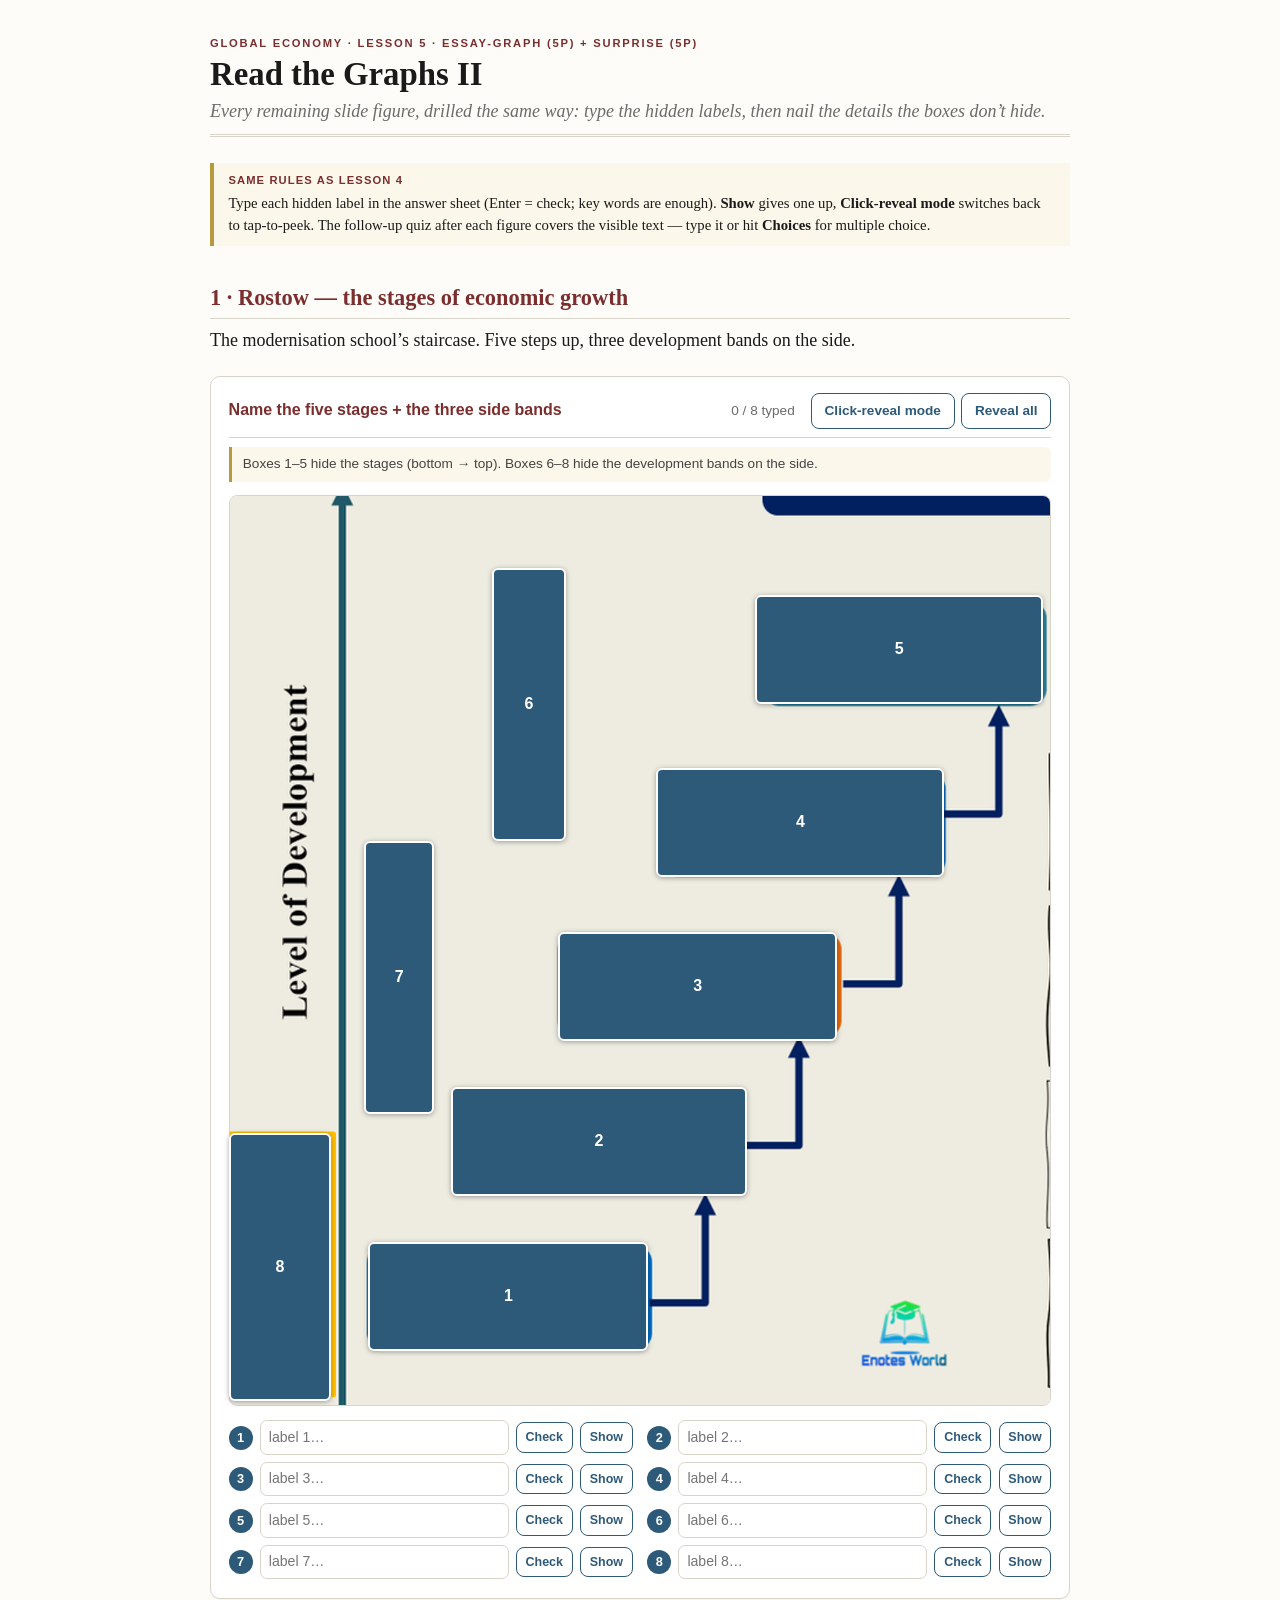
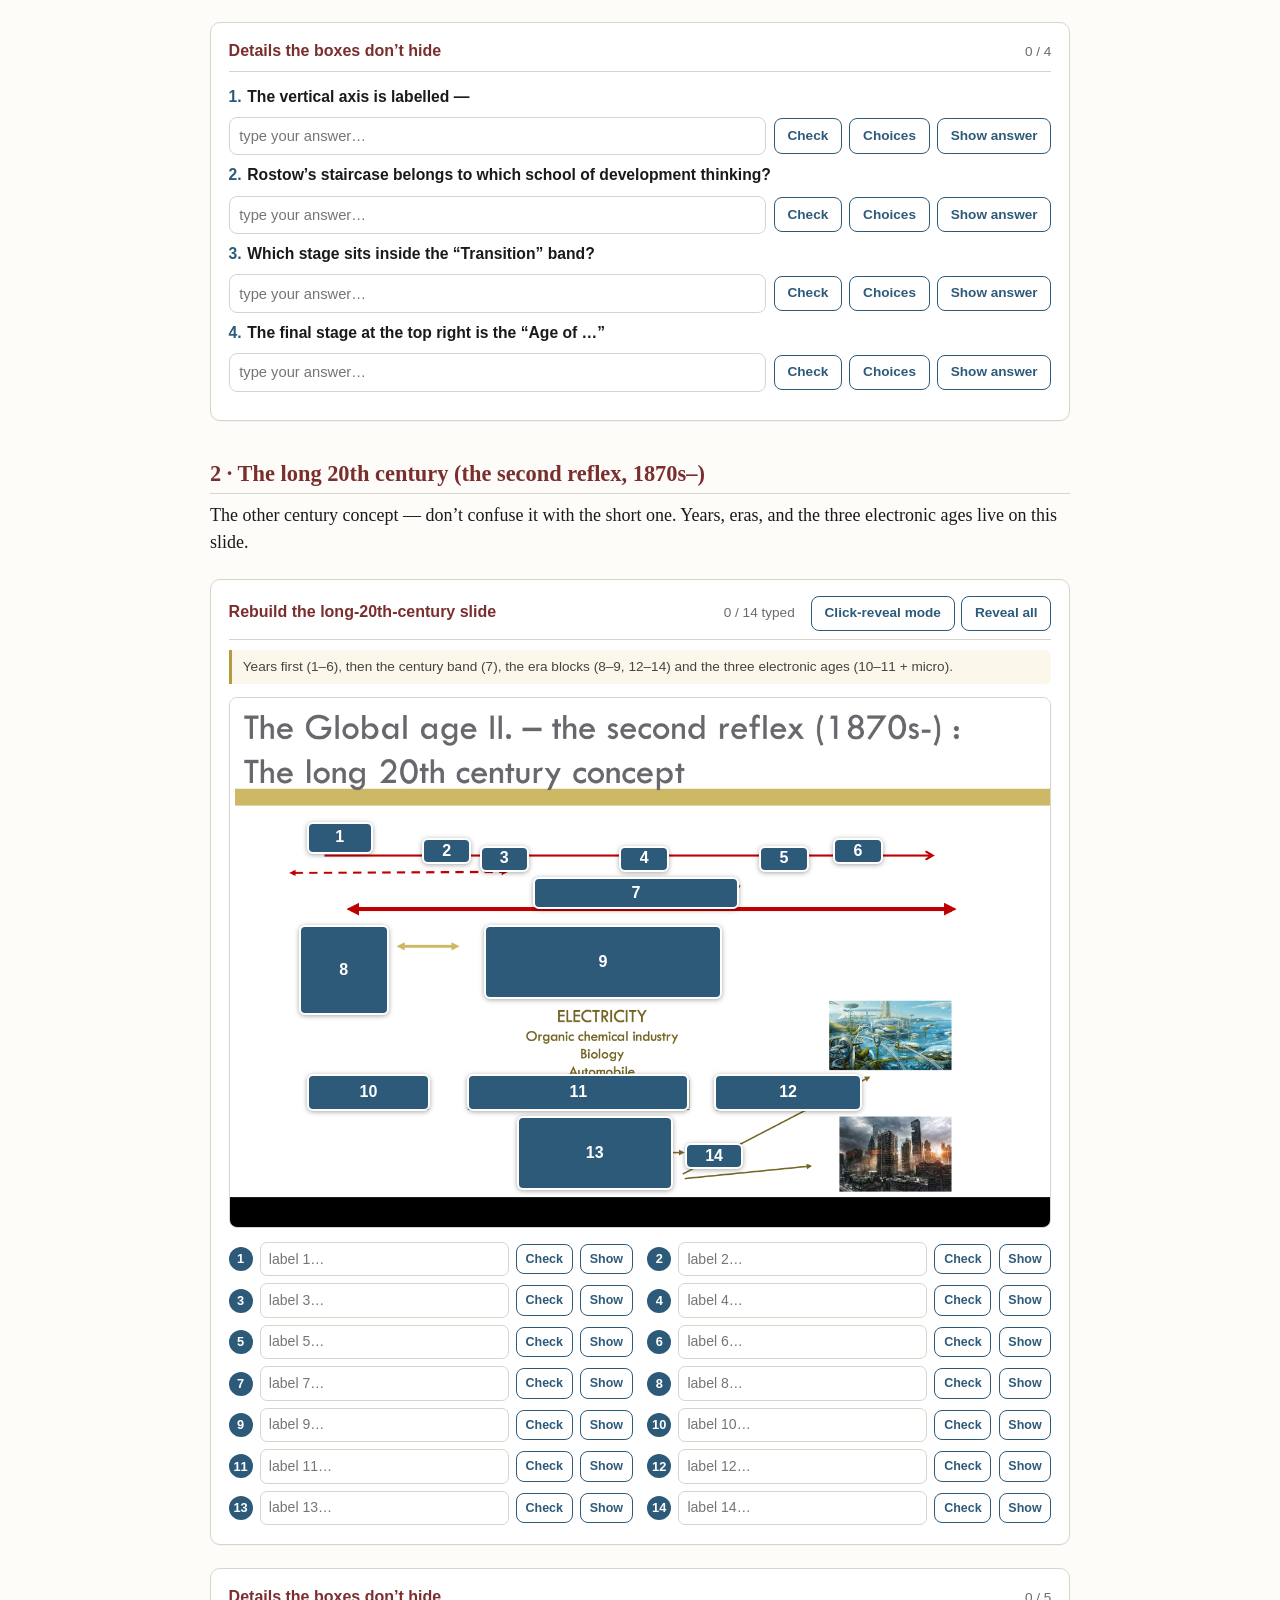
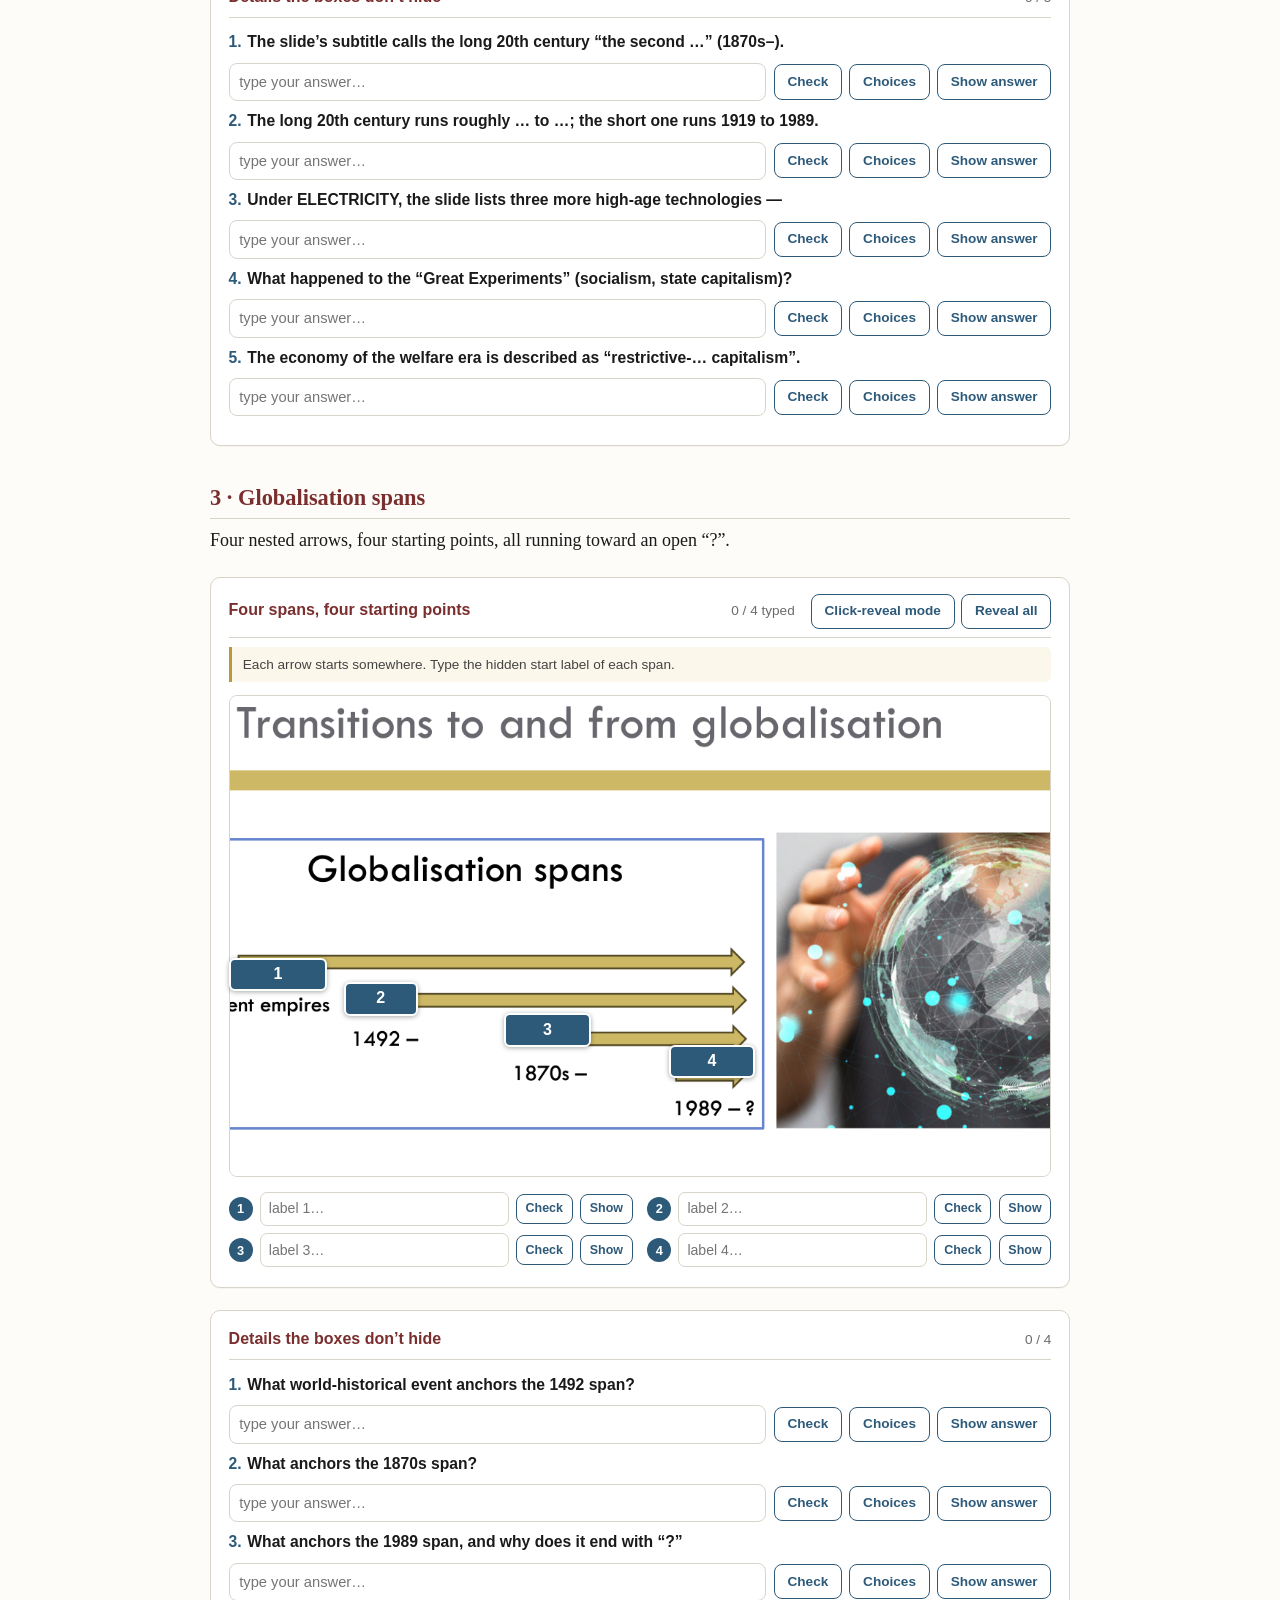
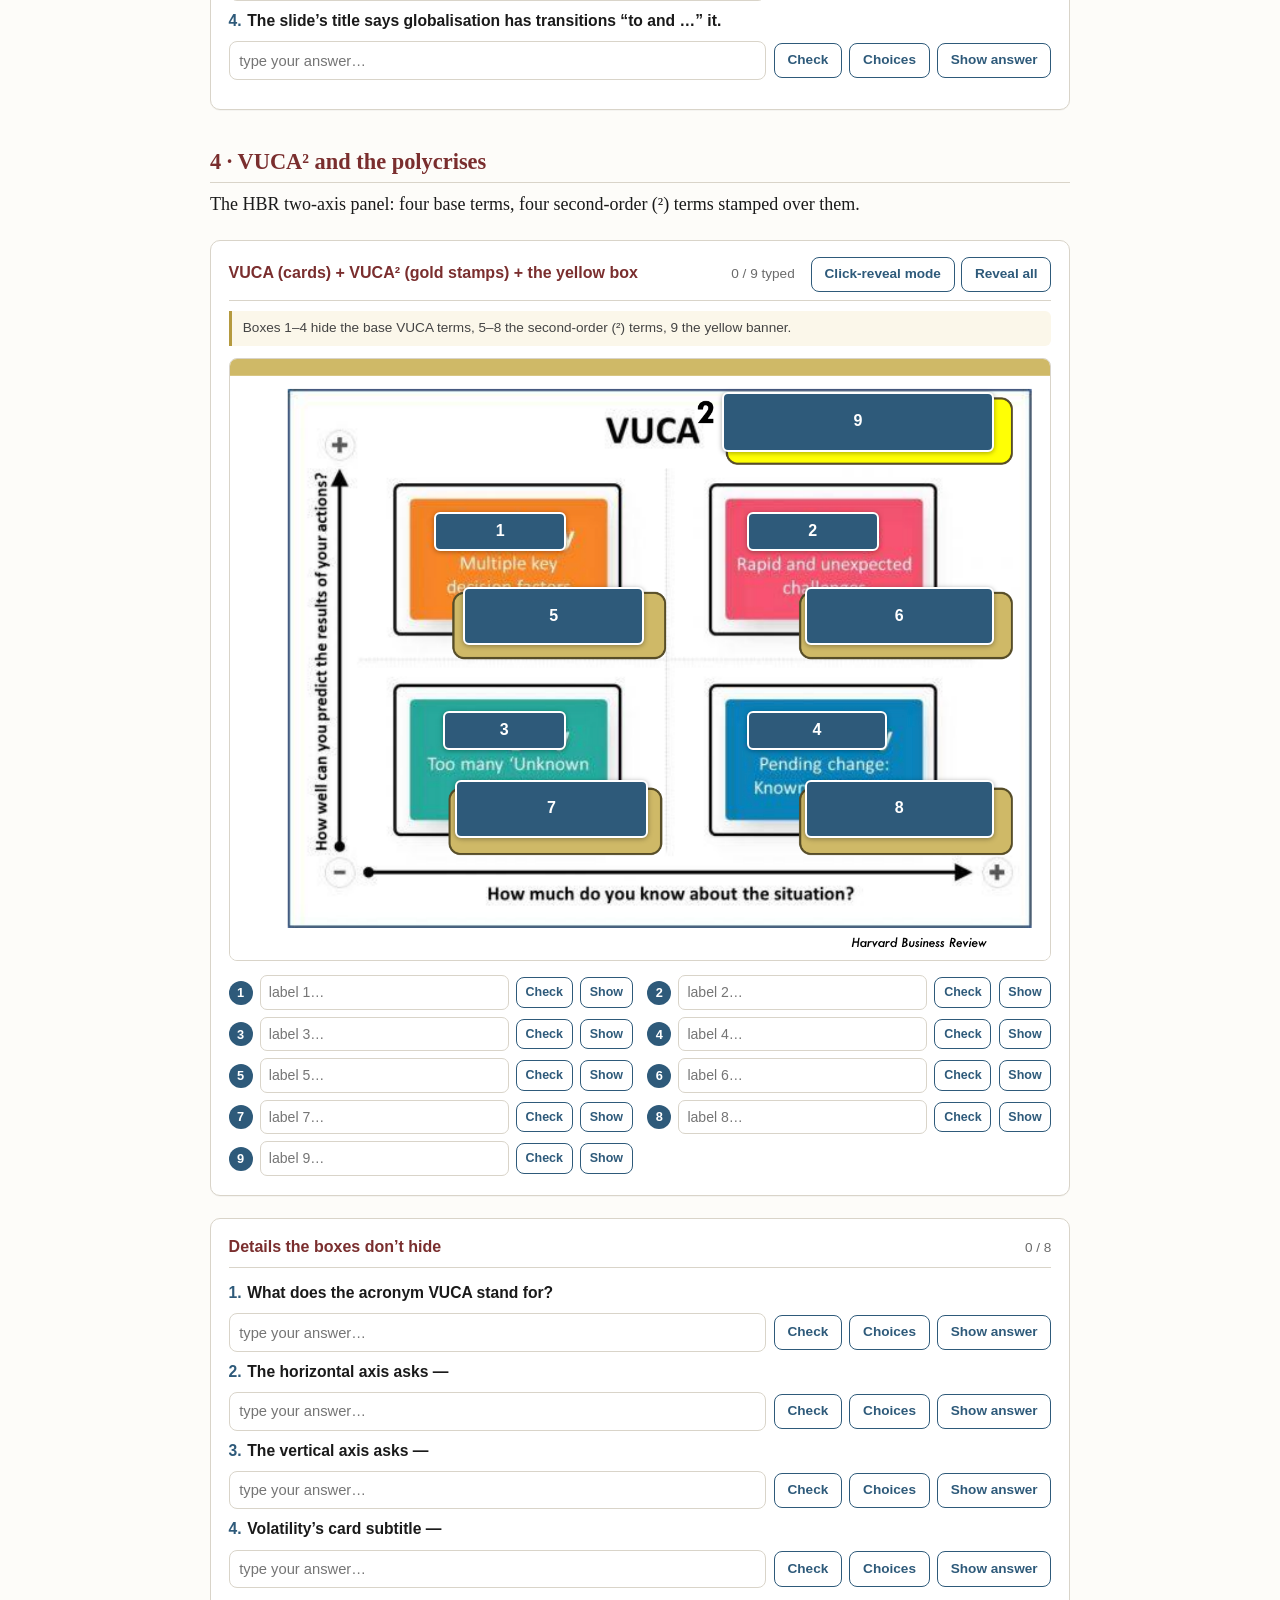
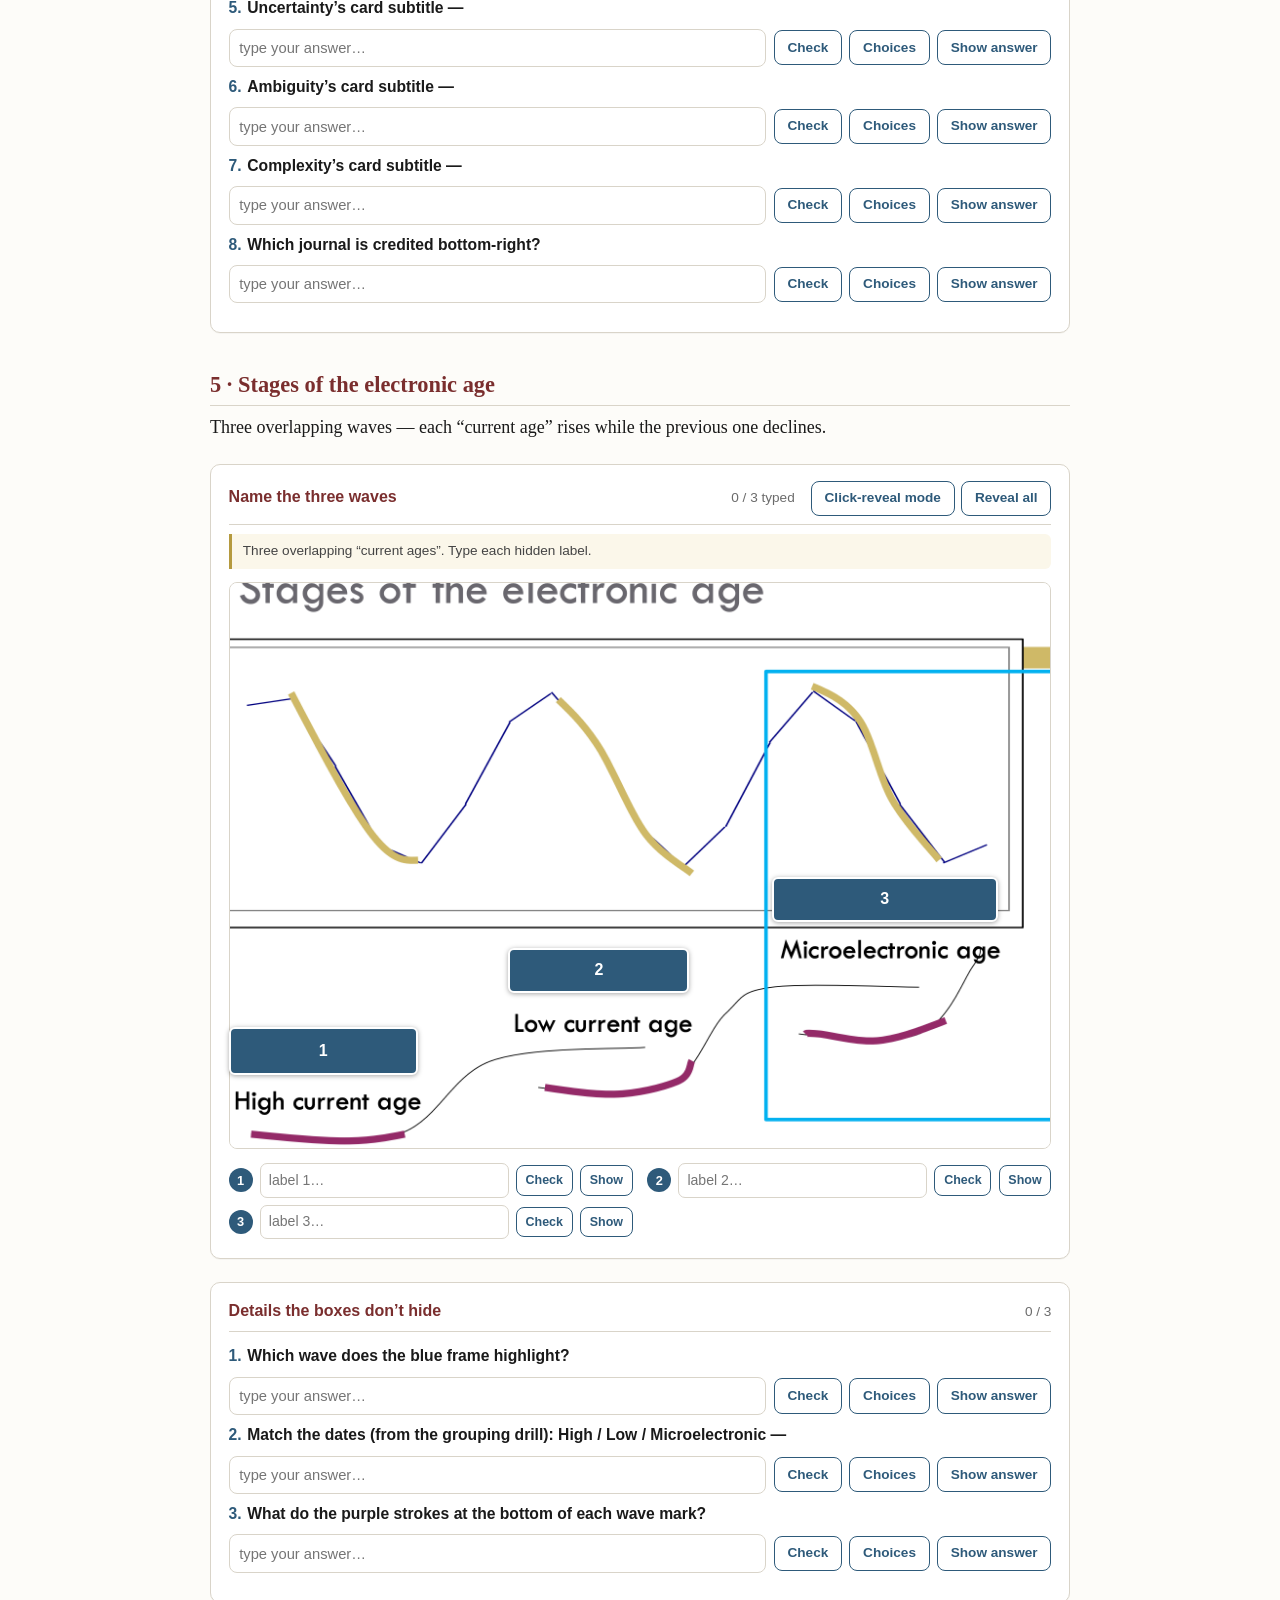
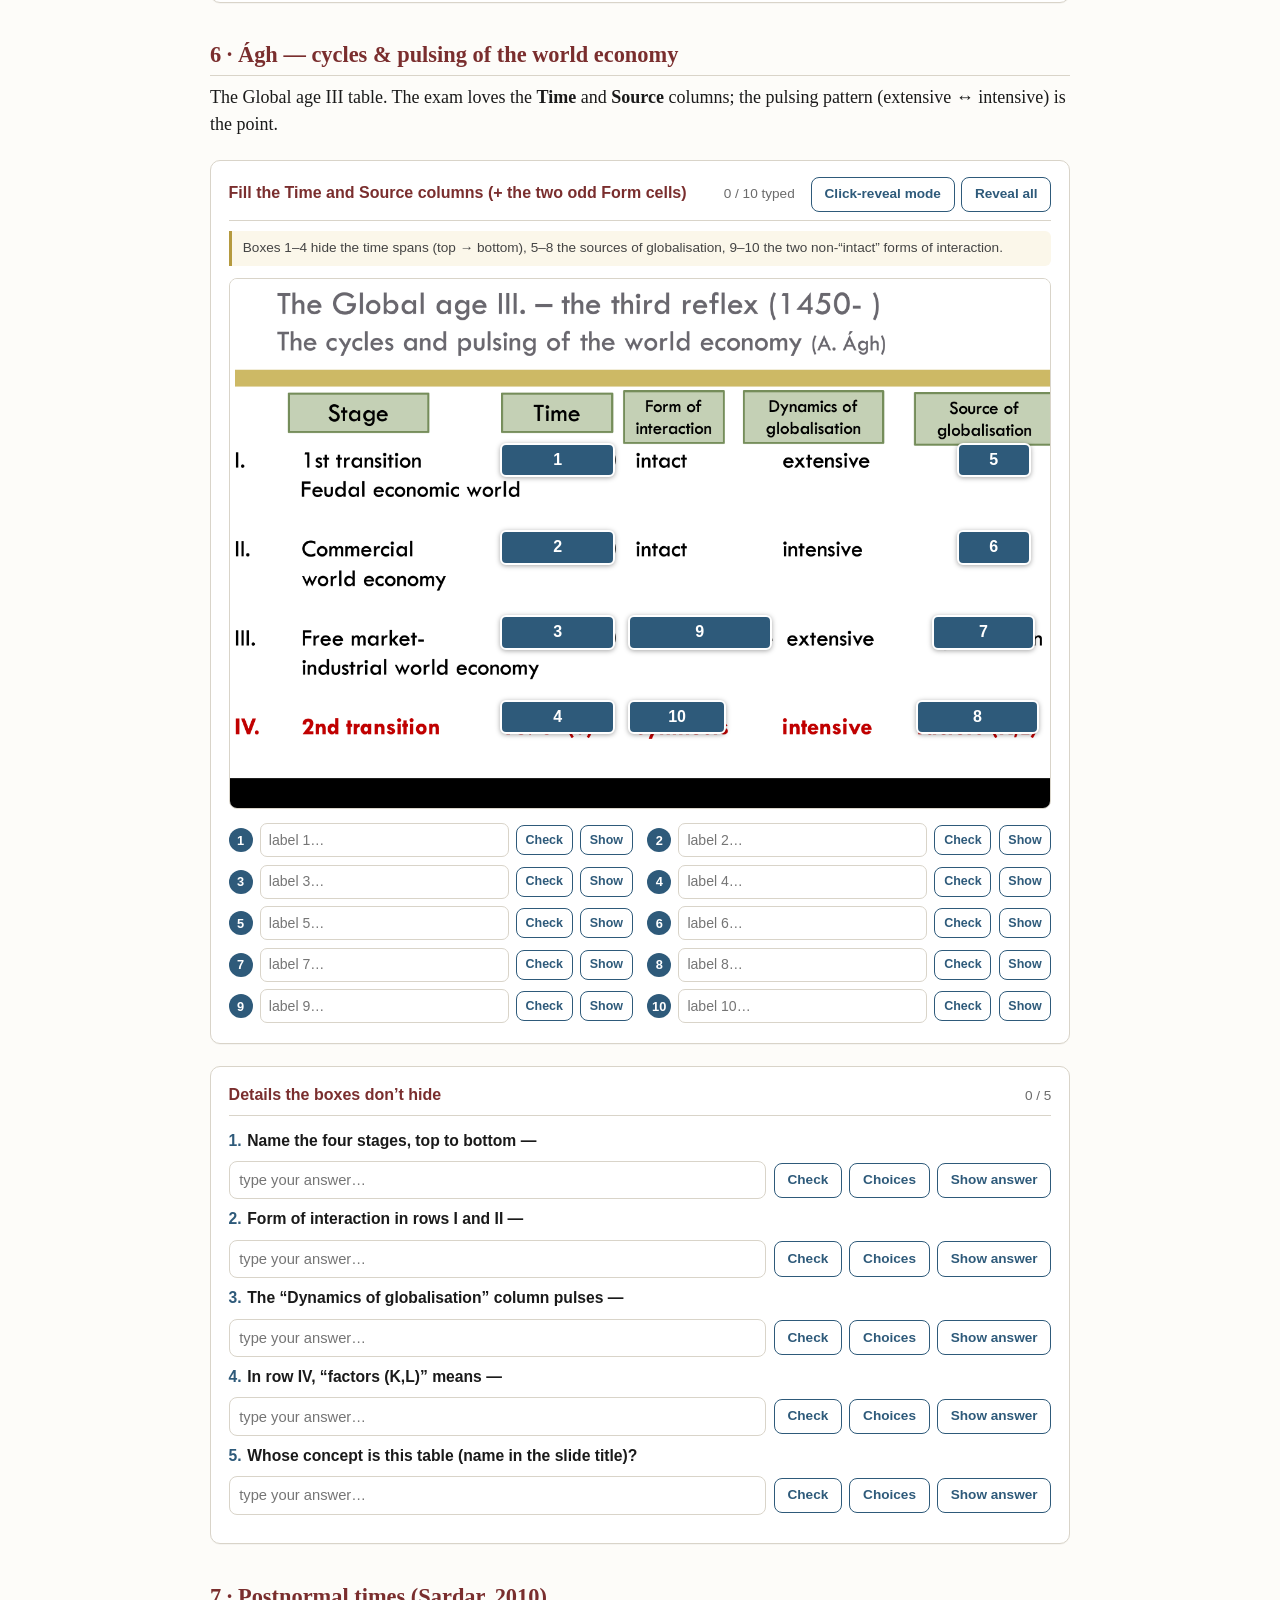
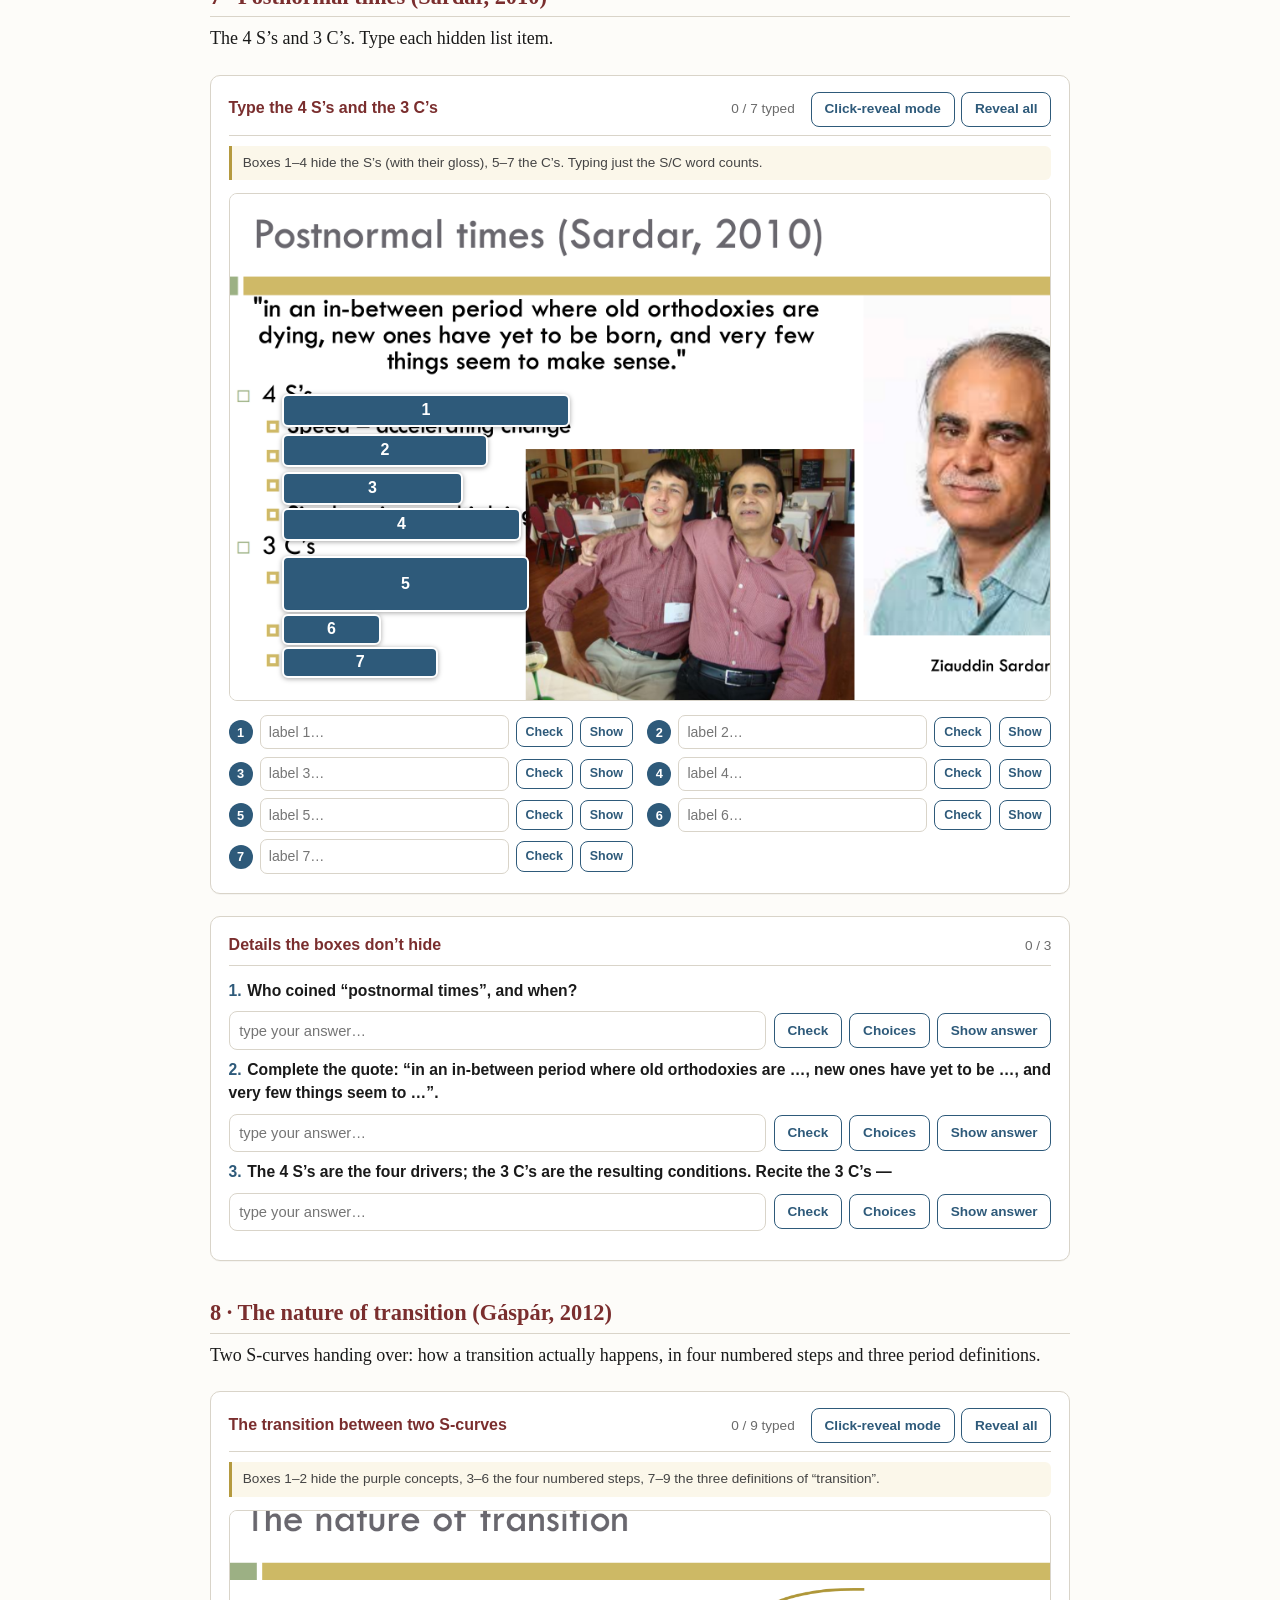
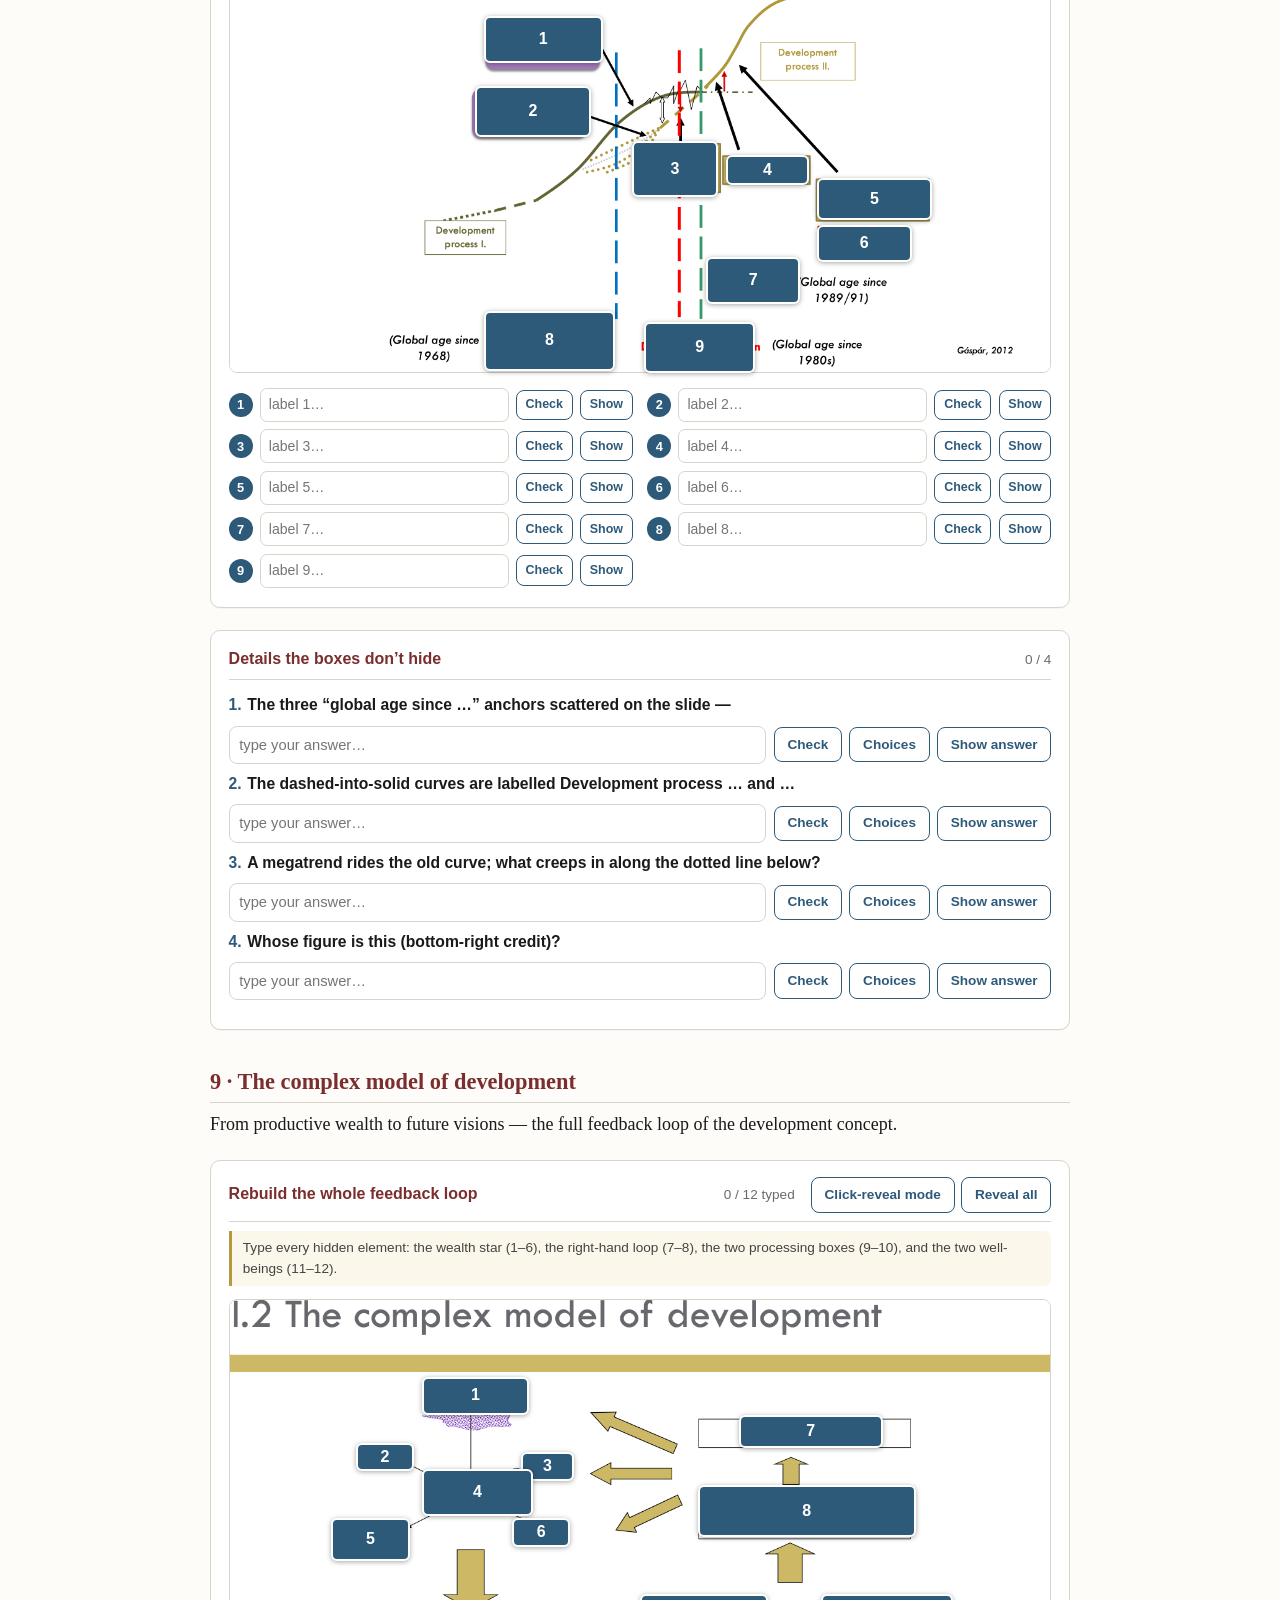
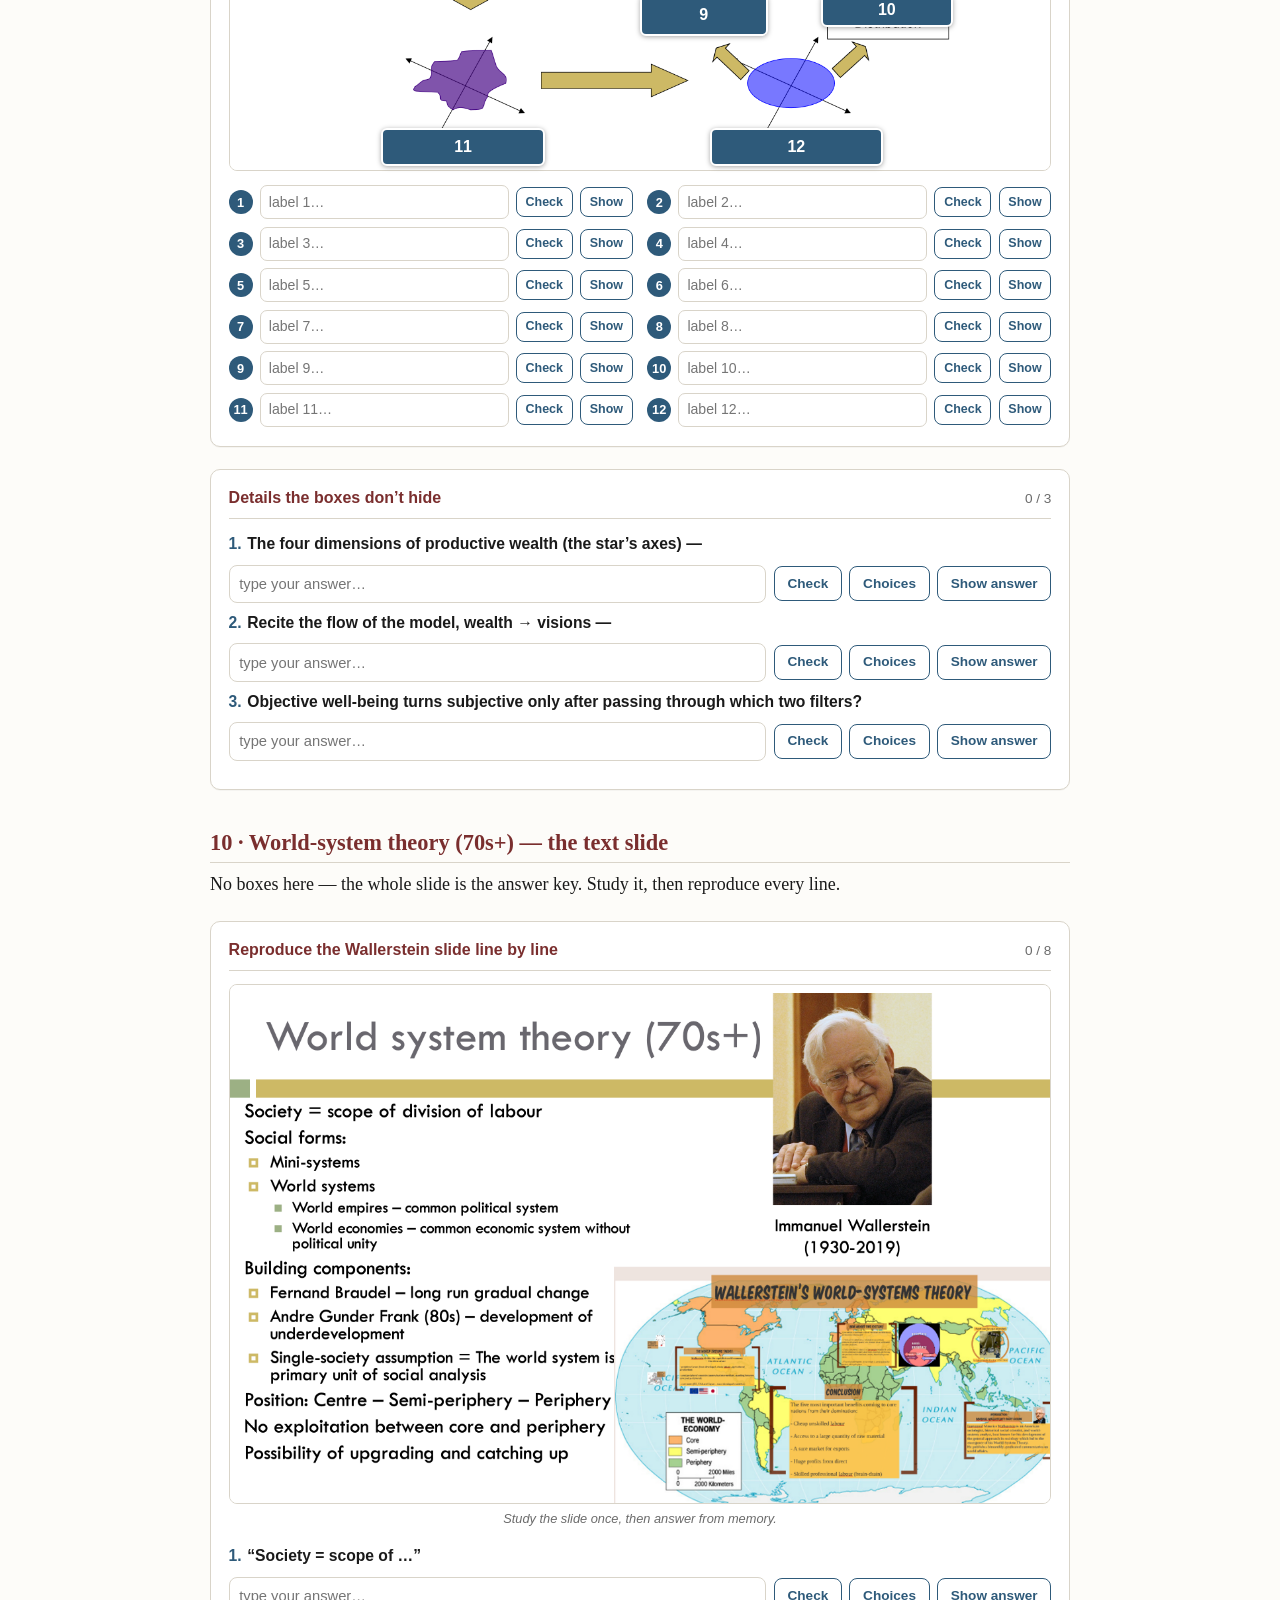
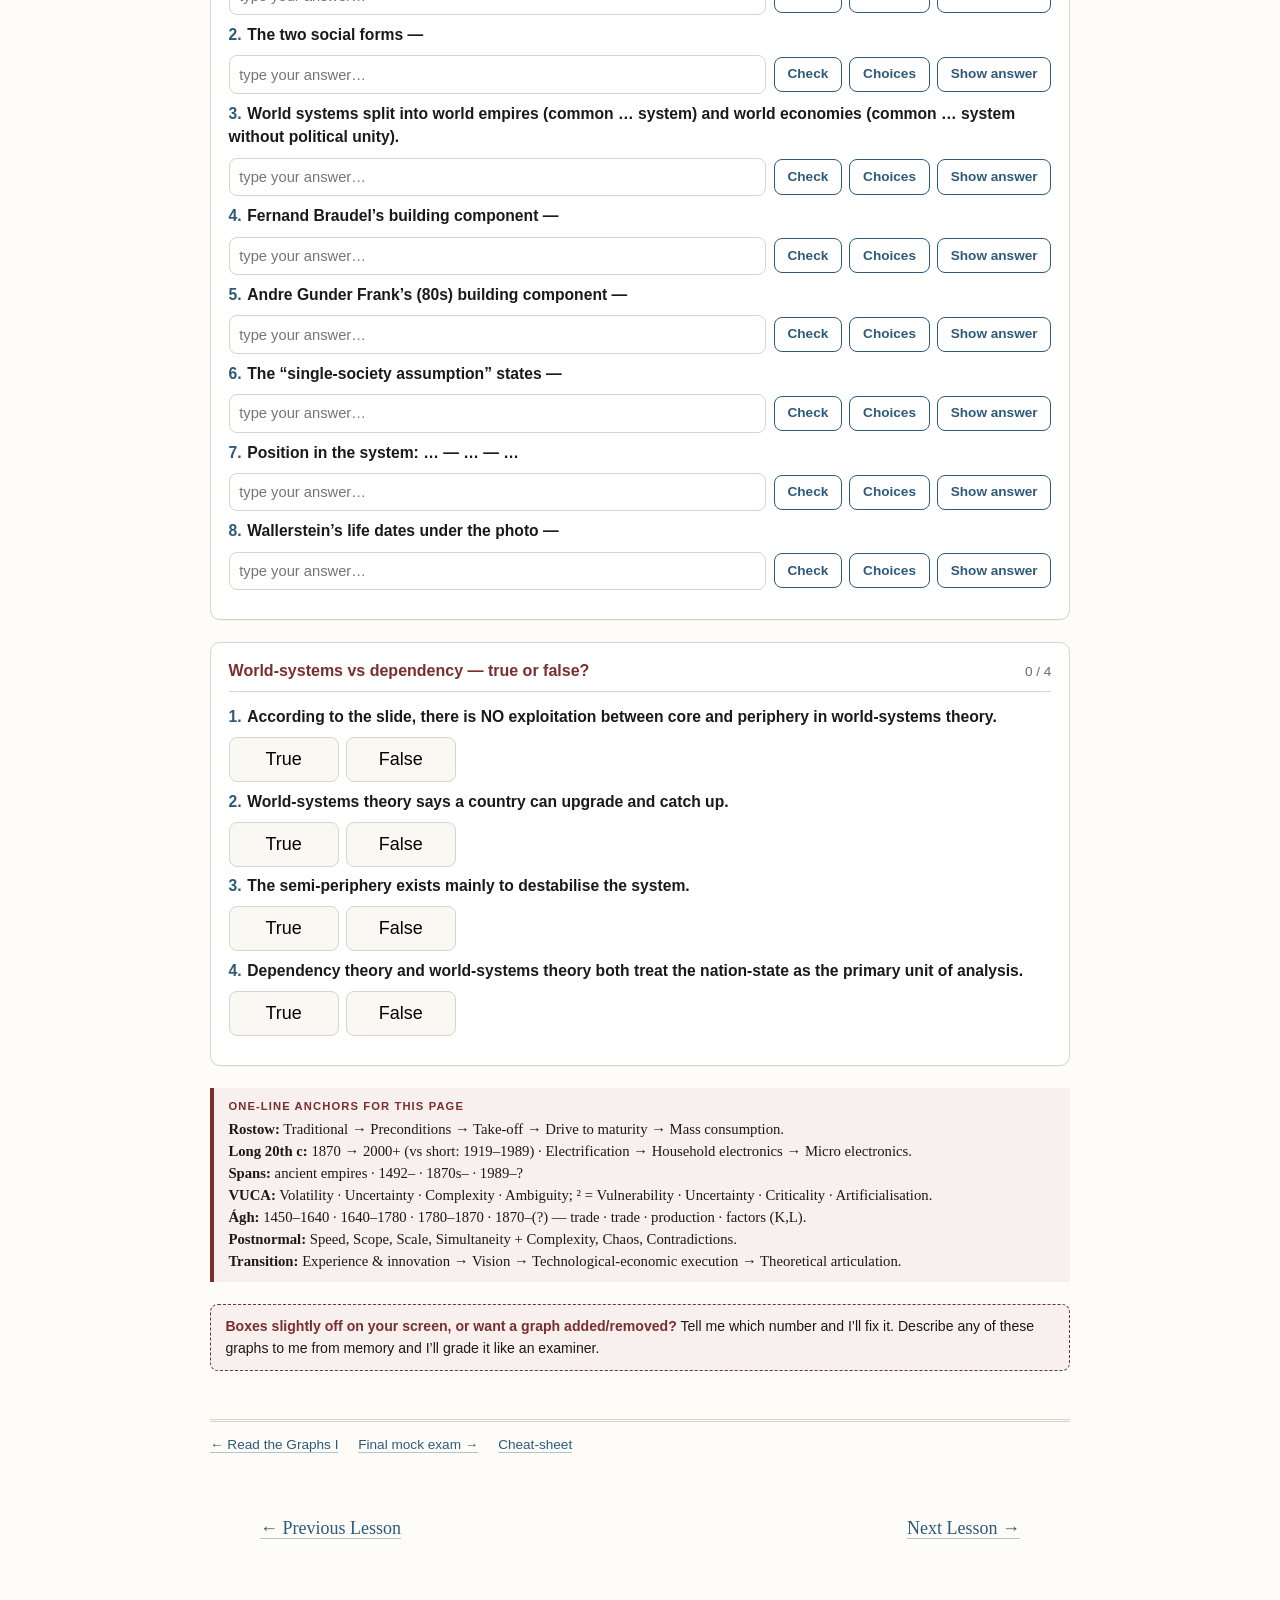
<file: lessons/0005-read-the-graphs-2.html>
<!doctype html>
<html lang="en">
<head>
<meta charset="utf-8">
<meta name="viewport" content="width=device-width, initial-scale=1">
<title>Lesson 5 · Read the Graphs II</title>
<link rel="stylesheet" href="../assets/course.css">
<link rel="stylesheet" href="../assets/quiz.css">
<link rel="stylesheet" href="../assets/imgquiz.css">
</head>
<body>
<div class="wrap">

<div class="masthead">
  <div class="kicker">Global Economy · Lesson 5 · Essay-graph (5p) + Surprise (5p)</div>
  <h1>Read the Graphs II</h1>
  <p class="sub">Every remaining slide figure, drilled the same way: type the hidden labels, then nail the details the boxes don’t hide.</p>
</div>

<div class="note">
  <span class="lbl">Same rules as Lesson 4</span>
  Type each hidden label in the answer sheet (Enter = check; key words are enough). <b>Show</b> gives one up, <b>Click-reveal mode</b> switches back to tap-to-peek. The follow-up quiz after each figure covers the visible text — type it or hit <b>Choices</b> for multiple choice.
</div>

<!-- ============ 1. ROSTOW ============ -->
<h2 id="rostow">1 · Rostow — the stages of economic growth</h2>
<p>The modernisation school’s staircase. Five steps up, three development bands on the side.</p>
<div id="r-rostow"></div>
<div id="d-rostow"></div>

<!-- ============ 2. LONG 20TH CENTURY ============ -->
<h2 id="long20">2 · The long 20th century (the second reflex, 1870s–)</h2>
<p>The other century concept — don’t confuse it with the short one. Years, eras, and the three electronic ages live on this slide.</p>
<div id="r-long20"></div>
<div id="d-long20"></div>

<!-- ============ 3. GLOBALISATION SPANS ============ -->
<h2 id="spans">3 · Globalisation spans</h2>
<p>Four nested arrows, four starting points, all running toward an open “?”.</p>
<div id="r-spans"></div>
<div id="d-spans"></div>

<!-- ============ 4. VUCA² ============ -->
<h2 id="vuca">4 · VUCA² and the polycrises</h2>
<p>The HBR two-axis panel: four base terms, four second-order (²) terms stamped over them.</p>
<div id="r-vuca"></div>
<div id="d-vuca"></div>

<!-- ============ 5. ELECTRONIC AGE WAVES ============ -->
<h2 id="waves">5 · Stages of the electronic age</h2>
<p>Three overlapping waves — each “current age” rises while the previous one declines.</p>
<div id="r-waves"></div>
<div id="d-waves"></div>

<!-- ============ 6. ÁGH CYCLES TABLE ============ -->
<h2 id="agh">6 · Ágh — cycles &amp; pulsing of the world economy</h2>
<p>The Global age III table. The exam loves the <b>Time</b> and <b>Source</b> columns; the pulsing pattern (extensive ↔ intensive) is the point.</p>
<div id="r-agh"></div>
<div id="d-agh"></div>

<!-- ============ 7. POSTNORMAL TIMES ============ -->
<h2 id="postnormal">7 · Postnormal times (Sardar, 2010)</h2>
<p>The 4 S’s and 3 C’s. Type each hidden list item.</p>
<div id="r-post"></div>
<div id="d-post"></div>

<!-- ============ 8. NATURE OF TRANSITION ============ -->
<h2 id="transition">8 · The nature of transition (Gáspár, 2012)</h2>
<p>Two S-curves handing over: how a transition actually happens, in four numbered steps and three period definitions.</p>
<div id="r-trans"></div>
<div id="d-trans"></div>

<!-- ============ 9. COMPLEX MODEL OF DEVELOPMENT ============ -->
<h2 id="complex">9 · The complex model of development</h2>
<p>From productive wealth to future visions — the full feedback loop of the development concept.</p>
<div id="r-complex"></div>
<div id="d-complex"></div>

<!-- ============ 10. WORLD-SYSTEMS SLIDE ============ -->
<h2 id="wallerstein">10 · World-system theory (70s+) — the text slide</h2>
<p>No boxes here — the whole slide is the answer key. Study it, then reproduce every line.</p>
<div id="d-ws"></div>
<div id="tf-ws"></div>

<div class="key">
  <span class="lbl">One-line anchors for this page</span>
  <b>Rostow:</b> Traditional → Preconditions → Take-off → Drive to maturity → Mass consumption.<br>
  <b>Long 20th c:</b> 1870 → 2000+ (vs short: 1919–1989) · Electrification → Household electronics → Micro electronics.<br>
  <b>Spans:</b> ancient empires · 1492– · 1870s– · 1989–?<br>
  <b>VUCA:</b> Volatility · Uncertainty · Complexity · Ambiguity; ² = Vulnerability · Uncertainty · Criticality · Artificialisation.<br>
  <b>Ágh:</b> 1450–1640 · 1640–1780 · 1780–1870 · 1870–(?) — trade · trade · production · factors (K,L).<br>
  <b>Postnormal:</b> Speed, Scope, Scale, Simultaneity + Complexity, Chaos, Contradictions.<br>
  <b>Transition:</b> Experience &amp; innovation → Vision → Technological-economic execution → Theoretical articulation.
</div>

<div class="ask">
  <b>Boxes slightly off on your screen, or want a graph added/removed?</b> Tell me which number and I’ll fix it. Describe any of these graphs to me from memory and I’ll grade it like an examiner.
</div>

<div class="foot">
  <a href="0004-read-the-graphs.html">← Read the Graphs I</a>
  <a href="0006-final-practice-test.html">Final mock exam →</a>
  <a href="../reference/0001-master-cheatsheet.html">Cheat-sheet</a>
</div>

</div>

<script src="../assets/quiz.js"></script>
<script>
/* ---- 1. Rostow stages ---- */
GE.imgReveal('#r-rostow', {
  src: '../assets/img/rostow-stages.png',
  title: 'Name the five stages + the three side bands',
  prompt: 'Boxes 1–5 hide the stages (bottom → top). Boxes 6–8 hide the development bands on the side.',
  spots: [
    { x:17,  y:82, w:34,   h:12,  label:'Traditional society' },
    { x:27,  y:65, w:36,   h:12,  label:'Preconditions for take-off', accept:['preconditions'] },
    { x:40,  y:48, w:34,   h:12,  label:'Take-off', accept:['takeoff'] },
    { x:52,  y:30, w:35,   h:12,  label:'Drive to maturity', accept:['maturity drive'] },
    { x:64,  y:11, w:35,   h:12,  label:'Age of mass consumption', accept:['mass consumption'] },
    { x:32,  y:8,  w:9,    h:30,  label:'Developed' },
    { x:16.5,y:38, w:8.5,  h:30,  label:'Transition' },
    { x:0,   y:70, w:12.5, h:29.5,label:'Developing / less developed', accept:['developing','less developed'] },
  ],
});
GE.typeQuiz('#d-rostow', 'Details the boxes don’t hide', [
  { q:'The vertical axis is labelled —',
    a:'Level of Development',
    accept:['level of development','development level'],
    opts:['Level of Development','GDP per capita','Time','Human capital'], ai:0 },
  { q:'Rostow’s staircase belongs to which school of development thinking?',
    a:'Modernisation school (growth-stage models)',
    accept:['modernisation','modernization','modernisation school'],
    opts:['Modernisation school','Dependency school','World-systems theory','Institutional school'], ai:0,
    why:'Linear stages every country supposedly climbs — the model dependency theorists attacked.' },
  { q:'Which stage sits inside the “Transition” band?',
    a:'Take-off (with preconditions just below it)',
    accept:['take off','takeoff'],
    opts:['Take-off','Traditional society','Age of mass consumption','Drive to maturity'], ai:0 },
  { q:'The final stage at the top right is the “Age of …”',
    a:'Mass consumption',
    accept:['mass consumption'],
    opts:['Mass consumption','High technology','Post-industrial services','Sustainability'], ai:0 },
]);

/* ---- 2. Long 20th century ---- */
GE.imgReveal('#r-long20', {
  src: '../assets/img/long-20th-century.png',
  title: 'Rebuild the long-20th-century slide',
  prompt: 'Years first (1–6), then the century band (7), the era blocks (8–9, 12–14) and the three electronic ages (10–11 + micro).',
  spots: [
    { x:9.5,  y:23.5, w:8,  h:6,  label:'1870~', accept:['1870'] },
    { x:23.5, y:26.5, w:6,  h:5,  label:'1900' },
    { x:30.5, y:28,   w:6,  h:5,  label:'1919' },
    { x:47.5, y:28,   w:6,  h:5,  label:'1945' },
    { x:64.5, y:28,   w:6,  h:5,  label:'1989' },
    { x:73.5, y:26.5, w:6,  h:5,  label:'2000' },
    { x:37,   y:34,   w:25, h:6,  label:'LONG 20TH CENTURY', accept:['long 20th century','long twentieth century'] },
    { x:8.5,  y:43,   w:11, h:17, label:'Disperse capitalism · Paris Commune', accept:['disperse capitalism','paris commune'] },
    { x:31,   y:43,   w:29, h:14, label:'Welfare state, mixed economy · restrictive-divesting capitalism · oligopolistic era', accept:['welfare state','mixed economy','oligopolistic era','restrictive divesting capitalism'] },
    { x:9.5,  y:71,   w:15, h:7,  label:'Electrification' },
    { x:29,   y:71,   w:27, h:7,  label:'Household electronics' },
    { x:59,   y:71,   w:18, h:7,  label:'Micro electronics', accept:['microelectronics'] },
    { x:35,   y:79,   w:19, h:14, label:'“Great Experiments”: Socialism · State capitalism', accept:['great experiments','socialism state capitalism','socialism and state capitalism'] },
    { x:55.5, y:84,   w:7,  h:5,  label:'Failed' },
  ],
});
GE.typeQuiz('#d-long20', 'Details the boxes don’t hide', [
  { q:'The slide’s subtitle calls the long 20th century “the second …” (1870s–).',
    a:'Reflex',
    accept:['reflex','second reflex'],
    opts:['Reflex','Reflection','Revolution','Renaissance'], ai:0,
    why:'Global age II — the second reflex of globalisation, dated from the 1870s.' },
  { q:'The long 20th century runs roughly … to …; the short one runs 1919 to 1989.',
    a:'1870 → 2000 (open-ended)',
    accept:['1870 2000','1870 to 2000','from 1870 to 2000'],
    opts:['1870 → 2000','1919 → 1989','1780 → 1919','1900 → 1999'], ai:0 },
  { q:'Under ELECTRICITY, the slide lists three more high-age technologies —',
    a:'Organic chemical industry, biology, automobile',
    accept:['organic chemical industry biology automobile','chemical biology automobile','organic chemistry biology automobile'],
    opts:['Organic chemical industry, biology, automobile','Railways, steam, coal','Radio, TV, cinema','Microchips, internet, AI'], ai:0 },
  { q:'What happened to the “Great Experiments” (socialism, state capitalism)?',
    a:'They failed',
    accept:['failed','they failed','fail'],
    opts:['They failed','They merged','They spread worldwide','They were postponed'], ai:0 },
  { q:'The economy of the welfare era is described as “restrictive-… capitalism”.',
    a:'Restrictive-divesting capitalism',
    accept:['divesting','restrictive divesting'],
    opts:['Divesting','Investing','Expanding','Extracting'], ai:0 },
]);

/* ---- 3. Globalisation spans ---- */
GE.imgReveal('#r-spans', {
  src: '../assets/img/globalisation-spans.png',
  title: 'Four spans, four starting points',
  prompt: 'Each arrow starts somewhere. Type the hidden start label of each span.',
  spots: [
    { x:0,    y:54.5, w:12,   h:7, label:'Ancient empires', accept:['divergent empires','antiquity','ancient','empires'] },
    { x:14,   y:59.5, w:9,    h:7, label:'1492 –', accept:['1492'] },
    { x:33.5, y:66,   w:10.5, h:7, label:'1870s –', accept:['1870s','1870'] },
    { x:53.5, y:72.5, w:10.5, h:7, label:'1989 – ?', accept:['1989'] },
  ],
});
GE.typeQuiz('#d-spans', 'Details the boxes don’t hide', [
  { q:'What world-historical event anchors the 1492 span?',
    a:'The Age of Discovery — Columbus reaches the Americas',
    accept:['age of discovery','columbus','discovery of america','discoveries'],
    opts:['Age of Discovery (Columbus)','Fall of Constantinople','The Reformation','Printing press'], ai:0 },
  { q:'What anchors the 1870s span?',
    a:'State capitalism / the 2nd Industrial Revolution (the “second reflex”)',
    accept:['second industrial revolution','state capitalism','2nd industrial revolution','second reflex'],
    opts:['2nd Industrial Revolution / state capitalism','World War I','The Great Depression','Bretton Woods'], ai:0 },
  { q:'What anchors the 1989 span, and why does it end with “?”',
    a:'Fall of the Berlin Wall / collapse of the bipolar order → the current global age, still open-ended',
    accept:['fall of the berlin wall','collapse of socialism','end of cold war','berlin wall'],
    opts:['Fall of the Wall — global age, still open','Maastricht Treaty','Asian financial crisis','Dot-com boom'], ai:0 },
  { q:'The slide’s title says globalisation has transitions “to and …” it.',
    a:'“Transitions to and from globalisation”',
    accept:['from','to and from','transitions to and from globalisation'],
    opts:['…and from','…and beyond','…and within','…and against'], ai:0,
    why:'Globalisation is not one-way — spans can also close (de-globalise).' },
]);

/* ---- 4. VUCA² ---- */
GE.imgReveal('#r-vuca', {
  src: '../assets/img/vuca-polycrises.png',
  title: 'VUCA (cards) + VUCA² (gold stamps) + the yellow box',
  prompt: 'Boxes 1–4 hide the base VUCA terms, 5–8 the second-order (²) terms, 9 the yellow banner.',
  spots: [
    { x:25,   y:25.5, w:16,   h:6.5, label:'Complexity' },
    { x:63,   y:25.5, w:16,   h:6.5, label:'Volatility' },
    { x:26,   y:58.5, w:15,   h:6.5, label:'Ambiguity' },
    { x:63,   y:58.5, w:17,   h:6.5, label:'Uncertainty' },
    { x:28.5, y:38,   w:22,   h:9.5, label:'Criticality' },
    { x:70,   y:38,   w:23,   h:9.5, label:'Vulnerability' },
    { x:27.5, y:70,   w:23.5, h:9.5, label:'Artificialisation', accept:['artificialization'] },
    { x:70,   y:70,   w:23,   h:9.5, label:'Uncertainty (²)', accept:['uncertainty'] },
    { x:60,   y:5.5,  w:33,   h:10,  label:'POLYCRISES', accept:['polycrisis'] },
  ],
});
GE.typeQuiz('#d-vuca', 'Details the boxes don’t hide', [
  { q:'What does the acronym VUCA stand for?',
    a:'Volatility, Uncertainty, Complexity, Ambiguity',
    accept:['volatility uncertainty complexity ambiguity'],
    opts:['Volatility, Uncertainty, Complexity, Ambiguity','Vision, Understanding, Clarity, Agility','Value, Utility, Cost, Availability','Velocity, Uncertainty, Chaos, Anarchy'], ai:0 },
  { q:'The horizontal axis asks —',
    a:'“How much do you know about the situation?”',
    accept:['how much do you know about the situation','knowledge of the situation','how much you know'],
    opts:['How much do you know about the situation?','How fast is it changing?','How global is the problem?','How rich is the country?'], ai:0 },
  { q:'The vertical axis asks —',
    a:'“How well can you predict the results of your actions?”',
    accept:['how well can you predict the results of your actions','predictability of results','how well can you predict'],
    opts:['How well can you predict the results of your actions?','How much data do you have?','How many actors are involved?','How long is the time horizon?'], ai:0 },
  { q:'Volatility’s card subtitle —',
    a:'Rapid and unexpected challenges',
    accept:['rapid and unexpected challenges','rapid unexpected challenges'],
    opts:['Rapid and unexpected challenges','Known unknowns','Unknown unknowns','Multiple key decision factors'], ai:0 },
  { q:'Uncertainty’s card subtitle —',
    a:'Pending change: known unknowns',
    accept:['pending change known unknowns','known unknowns'],
    opts:['Pending change: known unknowns','Too many unknown unknowns','Rapid challenges','Key decision factors'], ai:0 },
  { q:'Ambiguity’s card subtitle —',
    a:'Too many “unknown unknowns”',
    accept:['unknown unknowns','too many unknown unknowns'],
    opts:['Too many unknown unknowns','Known unknowns','Predictable change','Simple rules'], ai:0 },
  { q:'Complexity’s card subtitle —',
    a:'Multiple key decision factors',
    accept:['multiple key decision factors','many decision factors'],
    opts:['Multiple key decision factors','Rapid challenges','Known unknowns','Feedback loops'], ai:0 },
  { q:'Which journal is credited bottom-right?',
    a:'Harvard Business Review',
    accept:['harvard business review','hbr'],
    opts:['Harvard Business Review','The Economist','Foreign Affairs','Nature'], ai:0 },
]);

/* ---- 5. Electronic age waves ---- */
GE.imgReveal('#r-waves', {
  src: '../assets/img/electronic-age-waves.png',
  title: 'Name the three waves',
  prompt: 'Three overlapping “current ages”. Type each hidden label.',
  spots: [
    { x:0,  y:78.5, w:23,   h:8.5, label:'High current age', accept:['high current'] },
    { x:34, y:64.5, w:22,   h:8,   label:'Low current age', accept:['low current'] },
    { x:66, y:52,   w:27.5, h:8,   label:'Microelectronic age', accept:['micro electronic age','microelectronics'] },
  ],
});
GE.typeQuiz('#d-waves', 'Details the boxes don’t hide', [
  { q:'Which wave does the <b>blue frame</b> highlight?',
    a:'The microelectronic age (the third wave — our current one)',
    accept:['microelectronic','microelectronic age','the third'],
    opts:['The microelectronic age','The high current age','The low current age','None — decoration'], ai:0 },
  { q:'Match the dates (from the grouping drill): High / Low / Microelectronic —',
    a:'High 1870–1930s · Low 1920s–1990 · Microelectronic 1980+',
    accept:['1870 1930 1920 1990 1980','high 1870 low 1920 micro 1980'],
    opts:['1870–1930s / 1920s–1990 / 1980+','1780–1870 / 1870–1945 / 1945+','1900–1950 / 1950–2000 / 2000+','1850–1900 / 1900–1980 / 1990+'], ai:0 },
  { q:'What do the purple strokes at the bottom of each wave mark?',
    a:'The rising launch phase of each new age — it starts while the previous wave still declines (they overlap)',
    accept:['launch of each wave','the rise of each age','overlap','start of each age'],
    opts:['The launch of each age (waves overlap)','Recessions','Wars','Data gaps'], ai:0 },
]);

/* ---- 6. Ágh cycles & pulsing table ---- */
GE.imgReveal('#r-agh', {
  src: '../assets/img/cycles-pulsing-table.png',
  title: 'Fill the Time and Source columns (+ the two odd Form cells)',
  prompt: 'Boxes 1–4 hide the time spans (top → bottom), 5–8 the sources of globalisation, 9–10 the two non-“intact” forms of interaction.',
  spots: [
    { x:33,   y:31,   w:14,   h:6.5, label:'1450–1640', accept:['1450 1640'] },
    { x:33,   y:47.5, w:14,   h:6.5, label:'1640–1780', accept:['1640 1780'] },
    { x:33,   y:63.5, w:14,   h:6.5, label:'1780–1870', accept:['1780 1870'] },
    { x:33,   y:79.5, w:14,   h:6.5, label:'1870– (?)', accept:['1870'] },
    { x:88.5, y:31,   w:9,    h:6.5, label:'trade' },
    { x:88.5, y:47.5, w:9,    h:6.5, label:'trade' },
    { x:85.5, y:63.5, w:12.5, h:6.5, label:'production' },
    { x:83.5, y:79.5, w:15,   h:6.5, label:'factors (K,L)', accept:['factors','capital and labour','k l'] },
    { x:48.5, y:63.5, w:17.5, h:6.5, label:'transformative' },
    { x:48.5, y:79.5, w:12,   h:6.5, label:'synthesis' },
  ],
});
GE.typeQuiz('#d-agh', 'Details the boxes don’t hide', [
  { q:'Name the four <b>stages</b>, top to bottom —',
    a:'I. 1st transition — feudal economic world · II. Commercial world economy · III. Free market-industrial world economy · IV. 2nd transition',
    accept:['first transition commercial free market industrial second transition','feudal commercial industrial second transition','1st transition commercial world economy free market industrial world economy 2nd transition'],
    opts:['1st transition (feudal) → Commercial → Free market-industrial → 2nd transition','Feudal → Mercantile → Fordist → Digital','Ancient → Medieval → Modern → Postmodern','Agrarian → Commercial → Industrial → Service'], ai:0 },
  { q:'Form of interaction in rows I and II —',
    a:'Intact (twice) — then transformative, then synthesis',
    accept:['intact'],
    opts:['Intact','Transformative','Synthesis','Extractive'], ai:0 },
  { q:'The “Dynamics of globalisation” column pulses —',
    a:'Extensive → intensive → extensive → intensive',
    accept:['extensive intensive extensive intensive'],
    opts:['Extensive → intensive → extensive → intensive','Intensive → extensive → intensive → extensive','Extensive all the way','Intensive all the way'], ai:0,
    why:'That alternation IS the “pulsing” of the world economy.' },
  { q:'In row IV, “factors (K,L)” means —',
    a:'Capital (K) and Labour (L) — globalisation driven by factor movements',
    accept:['capital and labour','capital labour','capital and labor'],
    opts:['Capital & Labour','Knowledge & Land','Kings & Lords','Krugman & Lucas'], ai:0 },
  { q:'Whose concept is this table (name in the slide title)?',
    a:'A. Ágh — “the cycles and pulsing of the world economy” (Global age III, the third reflex, 1450–)',
    accept:['agh','a agh','attila agh'],
    opts:['A. Ágh','I. Wallerstein','W. Rostow','F. Braudel'], ai:0 },
]);

/* ---- 7. Postnormal times ---- */
GE.imgReveal('#r-post', {
  src: '../assets/img/postnormal-times.png',
  title: 'Type the 4 S’s and the 3 C’s',
  prompt: 'Boxes 1–4 hide the S’s (with their gloss), 5–7 the C’s. Typing just the S/C word counts.',
  spots: [
    { x:6.5, y:39.5, w:35, h:6.5, label:'Speed — accelerating change', accept:['speed'] },
    { x:6.5, y:47.5, w:25, h:6.5, label:'Scope — blowing up', accept:['scope'] },
    { x:6.5, y:55,   w:22, h:6.5, label:'Scale — shrinking', accept:['scale'] },
    { x:6.5, y:62,   w:29, h:6.5, label:'Simultaneity — multiplying', accept:['simultaneity'] },
    { x:6.5, y:71.5, w:30, h:11,  label:'Complexity — uncertainties &amp; mechanisms', accept:['complexity'] },
    { x:6.5, y:83,   w:12, h:6,   label:'Chaos' },
    { x:6.5, y:89.5, w:19, h:6,   label:'Contradictions' },
  ],
});
GE.typeQuiz('#d-post', 'Details the boxes don’t hide', [
  { q:'Who coined “postnormal times”, and when?',
    a:'Ziauddin Sardar, 2010',
    accept:['sardar','ziauddin sardar','sardar 2010'],
    opts:['Ziauddin Sardar (2010)','Ray Kurzweil (2005)','Bruce Tonn','Frans de Waal'], ai:0 },
  { q:'Complete the quote: “in an in-between period where old orthodoxies are …, new ones have yet to be …, and very few things seem to …”.',
    a:'…dying / …born / …make sense',
    accept:['dying born make sense','dying born sense'],
    opts:['dying · born · make sense','failing · found · work','ending · written · matter','collapsing · built · hold'], ai:0 },
  { q:'The 4 S’s are the four <b>drivers</b>; the 3 C’s are the resulting <b>conditions</b>. Recite the 3 C’s —',
    a:'Complexity, Chaos, Contradictions',
    accept:['complexity chaos contradictions'],
    opts:['Complexity, Chaos, Contradictions','Change, Crisis, Collapse','Culture, Capital, Class','Computers, Climate, Conflict'], ai:0 },
]);

/* ---- 8. Nature of transition ---- */
GE.imgReveal('#r-trans', {
  src: '../assets/img/nature-of-transition.png',
  title: 'The transition between two S-curves',
  prompt: 'Boxes 1–2 hide the purple concepts, 3–6 the four numbered steps, 7–9 the three definitions of “transition”.',
  spots: [
    { x:31,   y:23,   w:14.5, h:10,  label:'Megatrend' },
    { x:30,   y:38,   w:14,   h:11,  label:'Emerging issues' },
    { x:49,   y:50,   w:10.5, h:12,  label:'1. Experience and innovation', accept:['experience and innovation','experience innovation'] },
    { x:60.5, y:53,   w:10,   h:6.5, label:'2. Vision', accept:['vision'] },
    { x:71.5, y:58,   w:14,   h:9,   label:'3. Technological-economic execution', accept:['technological economic execution','execution'] },
    { x:71.5, y:68,   w:11.5, h:8,   label:'4. Theoretical articulation', accept:['theoretical articulation','articulation'] },
    { x:58,   y:75,   w:11.5, h:10,  label:'Transition as breakthrough point', accept:['breakthrough point','breakthrough'] },
    { x:31,   y:86.5, w:16,   h:13,  label:'Transition as the post-inflection / prenatal+ period', accept:['post inflection','prenatal period','post inflection prenatal'] },
    { x:50.5, y:89,   w:13.5, h:11,  label:'Transition as the declention / validation period', accept:['declention validation','validation period','declention'] },
  ],
});
GE.typeQuiz('#d-trans', 'Details the boxes don’t hide', [
  { q:'The three “global age since …” anchors scattered on the slide —',
    a:'Since 1968 (post-inflection view) · since the 1980s (declention/validation view) · since 1989/91 (breakthrough view)',
    accept:['1968 1980s 1989','1968 1980 1989 91','1968 1980s 1989 91'],
    opts:['1968 · 1980s · 1989/91','1919 · 1945 · 1989','1780 · 1870 · 1919','1945 · 1973 · 2000'], ai:0,
    why:'Each definition of “transition” dates the global age differently — that’s the slide’s punchline.' },
  { q:'The dashed-into-solid curves are labelled Development process … and …',
    a:'Development process I (old curve) and Development process II (new curve)',
    accept:['i and ii','1 and 2','process i process ii'],
    opts:['I and II','A and B','Old and New','Alpha and Beta'], ai:0 },
  { q:'A megatrend rides the <b>old</b> curve; what creeps in along the dotted line below?',
    a:'Emerging issues — the seeds of the next curve',
    accept:['emerging issues'],
    opts:['Emerging issues','Megatrends','Random shocks','Policy errors'], ai:0 },
  { q:'Whose figure is this (bottom-right credit)?',
    a:'Gáspár, 2012',
    accept:['gaspar','gaspar 2012'],
    opts:['Gáspár (2012)','Ágh','Sardar','Wallerstein'], ai:0 },
]);

/* ---- 9. Complex model of development ---- */
GE.imgReveal('#r-complex', {
  src: '../assets/img/complex-model-development.png',
  title: 'Rebuild the whole feedback loop',
  prompt: 'Type every hidden element: the wealth star (1–6), the right-hand loop (7–8), the two processing boxes (9–10), and the two well-beings (11–12).',
  spots: [
    { x:23.5, y:16.5, w:13,   h:8,  label:'Awareness' },
    { x:15.5, y:30.5, w:7,    h:6,  label:'Natural' },
    { x:35.5, y:32.5, w:6.5,  h:6,  label:'Social' },
    { x:23.5, y:36,   w:13.5, h:10, label:'Productive wealth' },
    { x:12.5, y:46.5, w:9.5,  h:9,  label:'Technical-economic', accept:['technical economic'] },
    { x:34.5, y:46.5, w:7,    h:6,  label:'Human' },
    { x:62,   y:24.5, w:17.5, h:7,  label:'Future visions' },
    { x:57,   y:39.5, w:26.5, h:11, label:'Social satisfaction and well-being', accept:['social satisfaction'] },
    { x:50,   y:62.5, w:15.5, h:9,  label:'Comparison in time and space', accept:['comparison'] },
    { x:72,   y:62.5, w:16,   h:7,  label:'Distribution' },
    { x:18.5, y:91,   w:20,   h:8,  label:'Objective well-being', accept:['objective wellbeing'] },
    { x:58.5, y:91,   w:21,   h:8,  label:'Subjective well-being', accept:['subjective wellbeing'] },
  ],
});
GE.typeQuiz('#d-complex', 'Details the boxes don’t hide', [
  { q:'The four dimensions of productive wealth (the star’s axes) —',
    a:'Natural · Social · Technical-economic · Human',
    accept:['natural social technical economic human'],
    opts:['Natural, Social, Technical-economic, Human','Land, Labour, Capital, Knowledge','Physical, Financial, Human, Social','Economic, Political, Cultural, Ecological'], ai:0 },
  { q:'Recite the flow of the model, wealth → visions —',
    a:'Productive wealth → objective well-being → subjective well-being (via comparison in time &amp; space + distribution) → social satisfaction &amp; well-being → future visions → back to awareness',
    accept:['productive wealth objective subjective social satisfaction future visions','objective subjective satisfaction visions'],
    opts:['Wealth → objective → subjective → satisfaction → visions → awareness','Visions → wealth → satisfaction → well-being','Awareness → satisfaction → wealth → visions','Wealth → visions → objective → subjective'], ai:0 },
  { q:'Objective well-being turns subjective only after passing through which two filters?',
    a:'Comparison in time and space + Distribution',
    accept:['comparison and distribution','comparison in time and space and distribution'],
    opts:['Comparison in time & space + Distribution','Inflation + Taxation','Education + Health','Media + Politics'], ai:0,
    why:'Same objective level can feel different — it depends who you compare to and how it is distributed.' },
]);

/* ---- 10. World-system text slide ---- */
GE.typeQuiz('#d-ws', 'Reproduce the Wallerstein slide line by line', [
  { q:'“Society = scope of …”',
    a:'Division of labour',
    accept:['division of labour','division of labor'],
    opts:['Division of labour','Political authority','Shared culture','Market exchange'], ai:0 },
  { q:'The two <b>social forms</b> —',
    a:'Mini-systems and world systems',
    accept:['mini systems and world systems','mini systems world systems'],
    opts:['Mini-systems & world systems','City-states & empires','Tribes & nations','Markets & states'], ai:0 },
  { q:'World systems split into world <b>empires</b> (common … system) and world <b>economies</b> (common … system without political unity).',
    a:'Empires = common political system; economies = common economic system without political unity',
    accept:['political economic','political and economic'],
    opts:['political / economic','military / monetary','religious / legal','fiscal / cultural'], ai:0 },
  { q:'Fernand Braudel’s building component —',
    a:'Long-run gradual change (longue durée)',
    accept:['long run gradual change','longue duree','long run change'],
    opts:['Long-run gradual change','Creative destruction','Asabiyah','Take-off'], ai:0 },
  { q:'Andre Gunder Frank’s (80s) building component —',
    a:'The development of underdevelopment',
    accept:['development of underdevelopment'],
    opts:['Development of underdevelopment','Stages of growth','Institutional drift','Middle-income trap'], ai:0 },
  { q:'The “single-society assumption” states —',
    a:'The world system is the primary unit of social analysis (not the nation-state)',
    accept:['world system is the primary unit','primary unit of social analysis'],
    opts:['The world system is the primary unit of analysis','Every nation is unique','Societies never interact','Only states matter'], ai:0 },
  { q:'Position in the system: … — … — …',
    a:'Centre — Semi-periphery — Periphery',
    accept:['centre semi periphery periphery','core semi periphery periphery'],
    opts:['Centre — Semi-periphery — Periphery','North — South — East','Core — Buffer — Edge','First — Second — Third world'], ai:0 },
  { q:'Wallerstein’s life dates under the photo —',
    a:'1930–2019',
    accept:['1930 2019'],
    opts:['1930–2019','1902–1985','1945–2020','1920–1999'], ai:0 },
], {img:'../assets/img/world-system-wallerstein.png', caption:'Study the slide once, then answer from memory.'});
GE.tfQuiz('#tf-ws', 'World-systems vs dependency — true or false?', [
  { s:'According to the slide, there is NO exploitation between core and periphery in world-systems theory.', t:true,
    why:'That is the stated contrast with dependency theory — plus the possibility of upgrading and catching up.' },
  { s:'World-systems theory says a country can upgrade and catch up.', t:true,
    why:'“Possibility of upgrading and catching up” — semi-periphery is the ladder.' },
  { s:'The semi-periphery exists mainly to destabilise the system.', t:false,
    why:'The opposite: it STABILISES the system, preventing a bipolar core-vs-periphery clash.' },
  { s:'Dependency theory and world-systems theory both treat the nation-state as the primary unit of analysis.', t:false,
    why:'World-systems replaces the nation-state with the world system as the unit (single-society assumption).' },
], {shuffle:false});
</script>

<div class="lesson-nav" style="margin: 40px auto; max-width: 800px; display: flex; justify-content: space-between; padding: 20px;">
  <div><a href="0004-read-the-graphs.html">&larr; Previous Lesson</a></div>
    <div><a href="0006-final-practice-test.html">Next Lesson &rarr;</a></div>
</div>
</body>
</html>
</file>
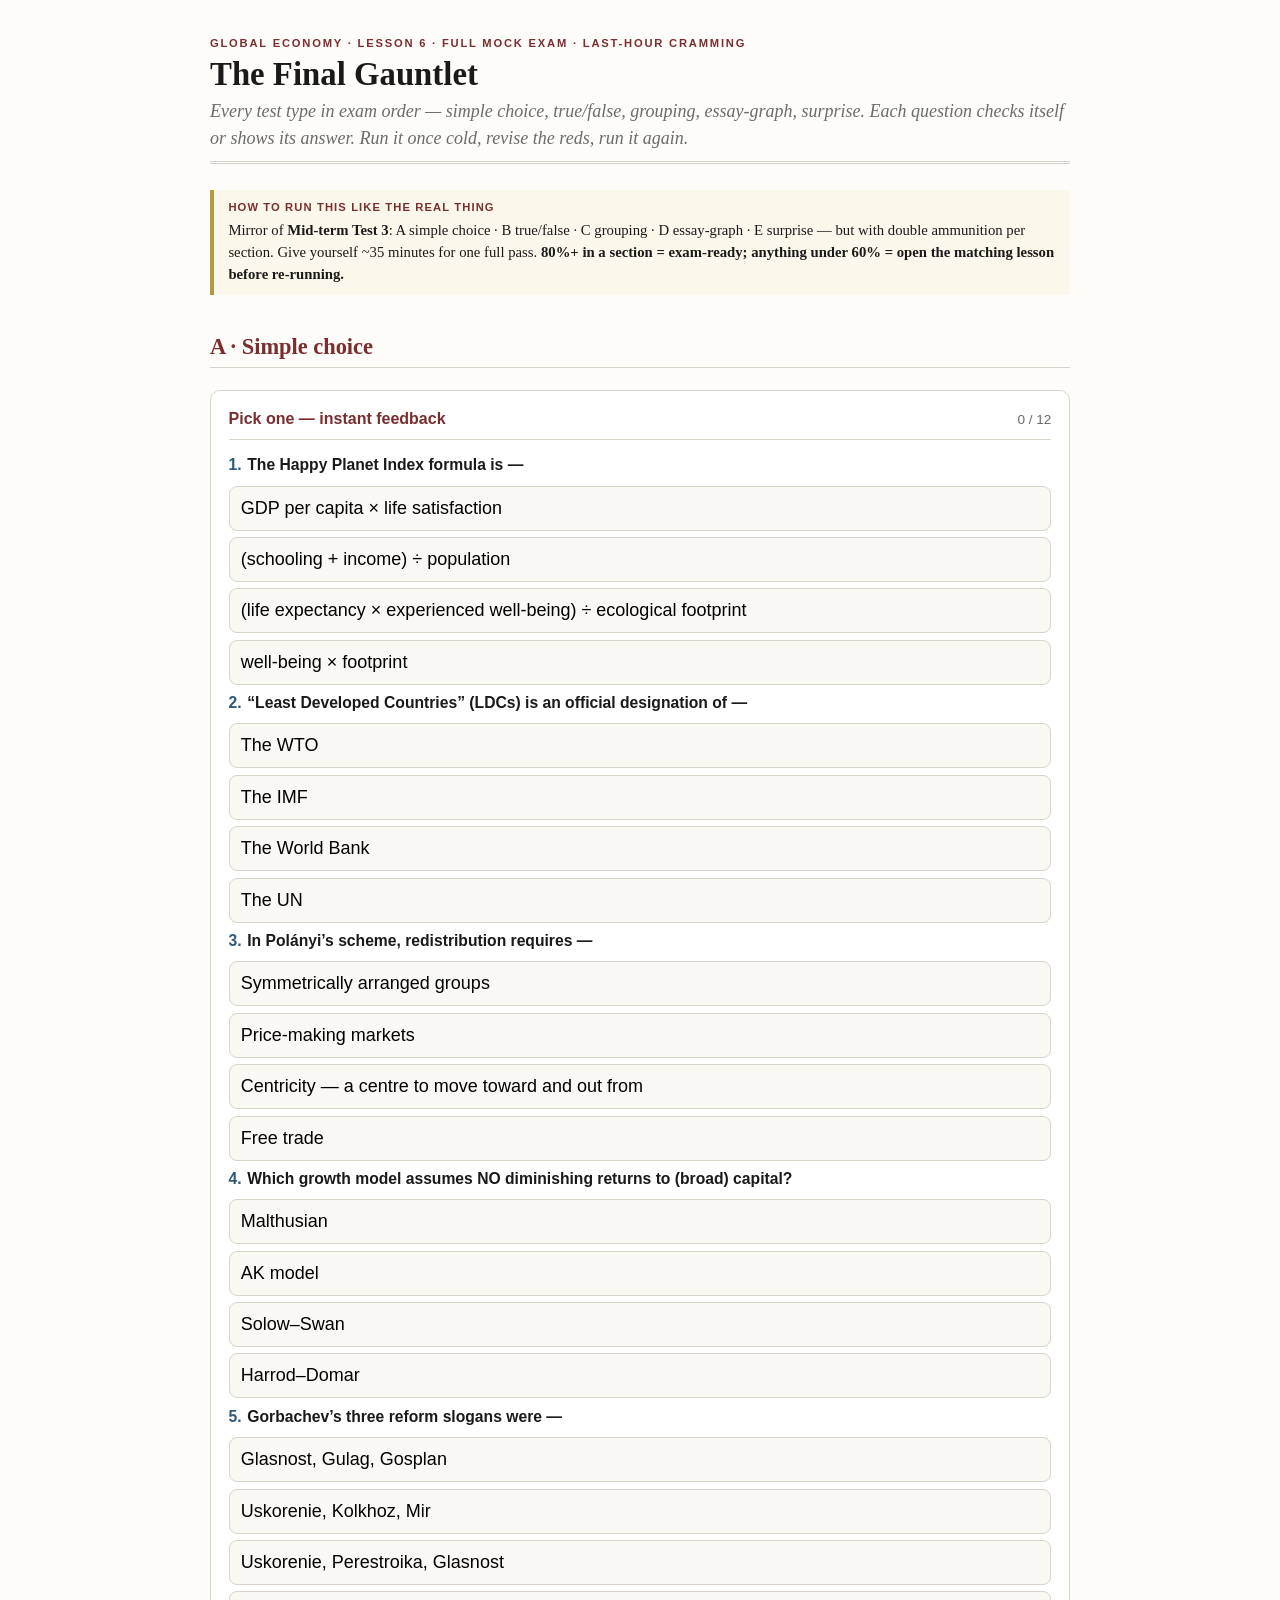
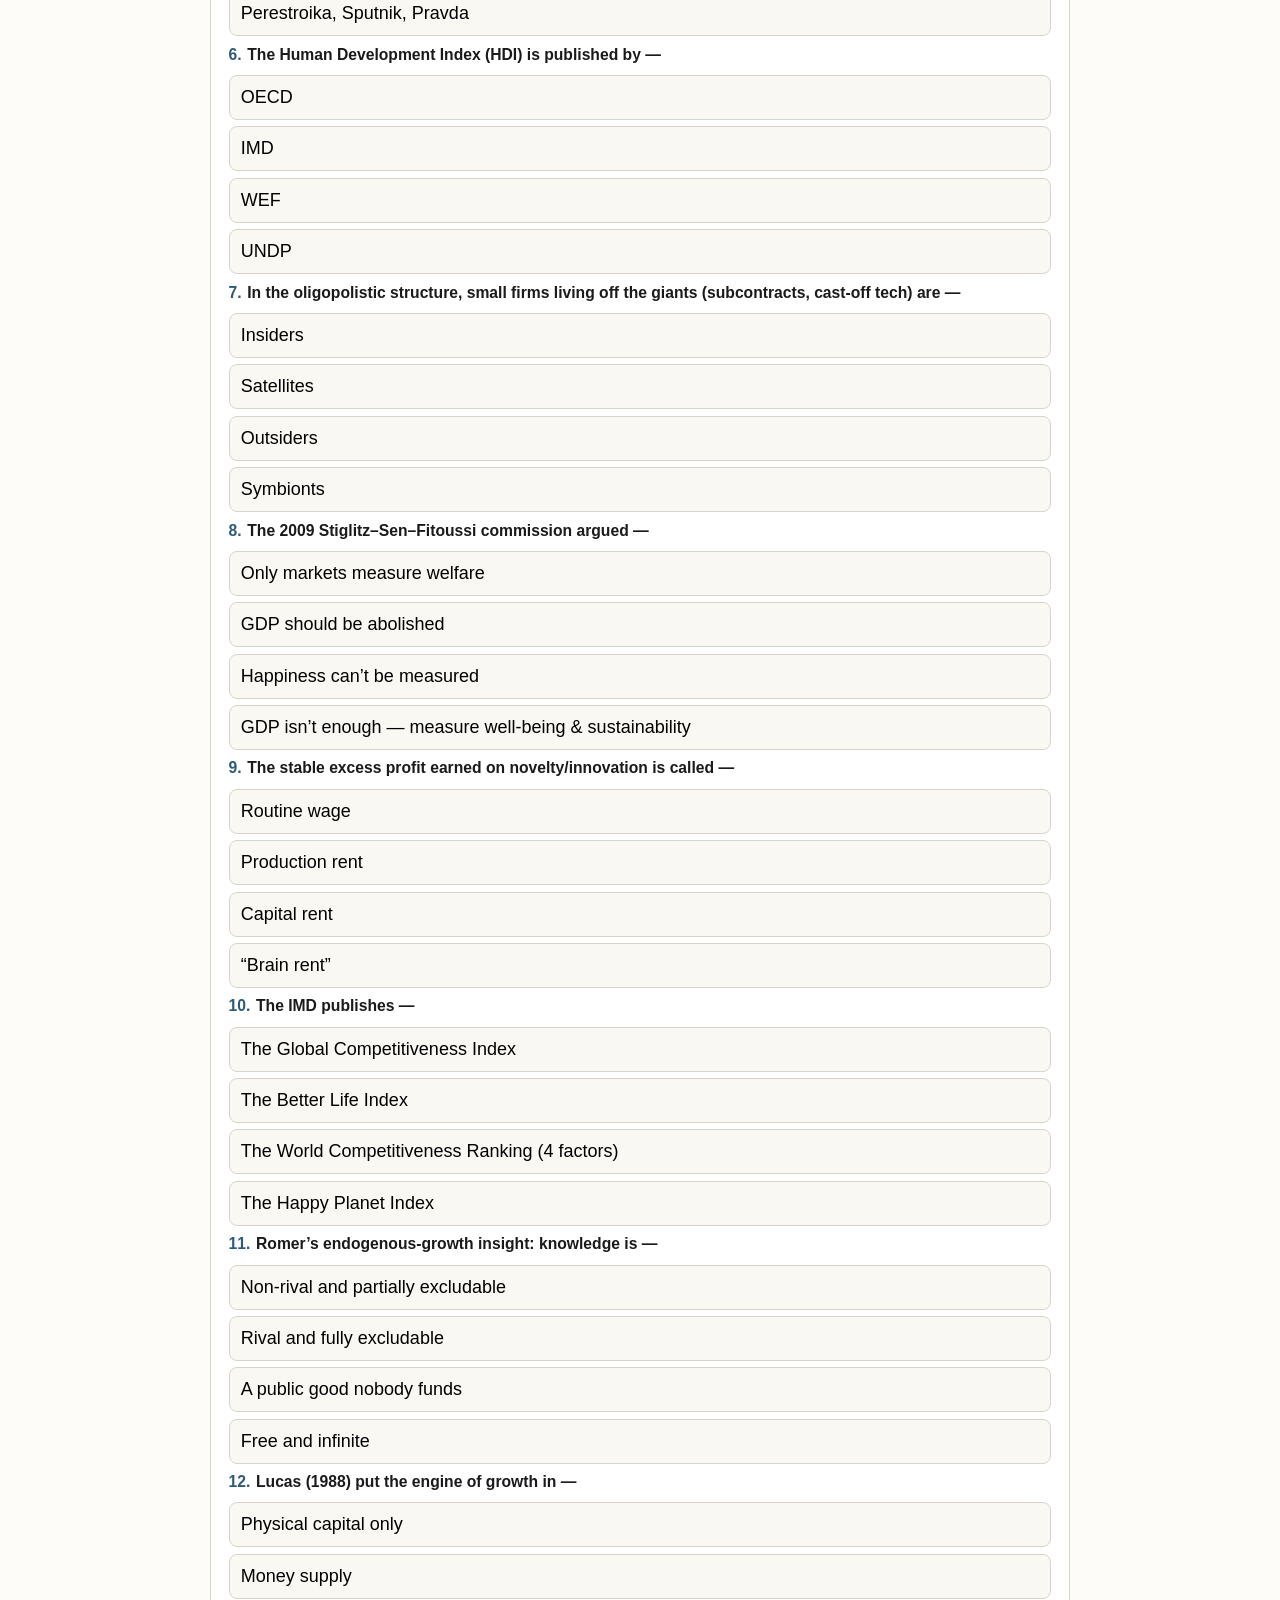
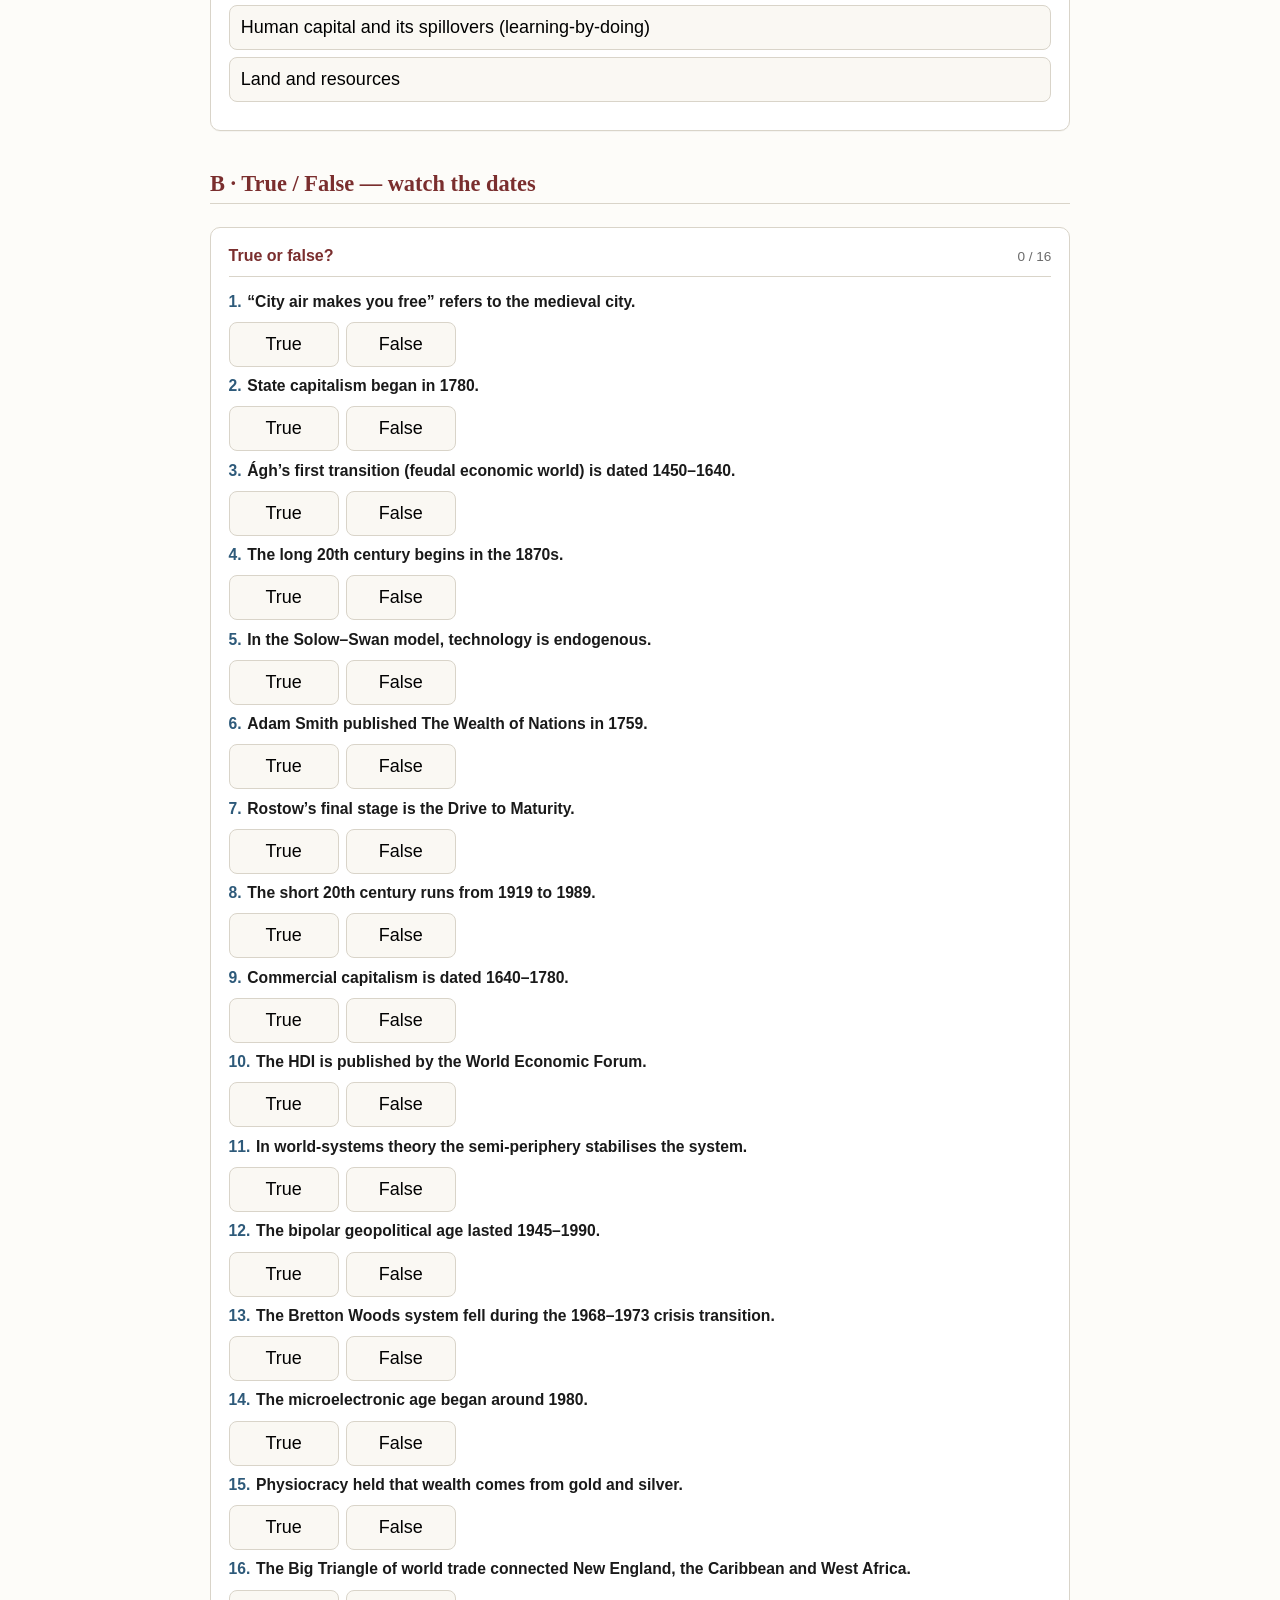
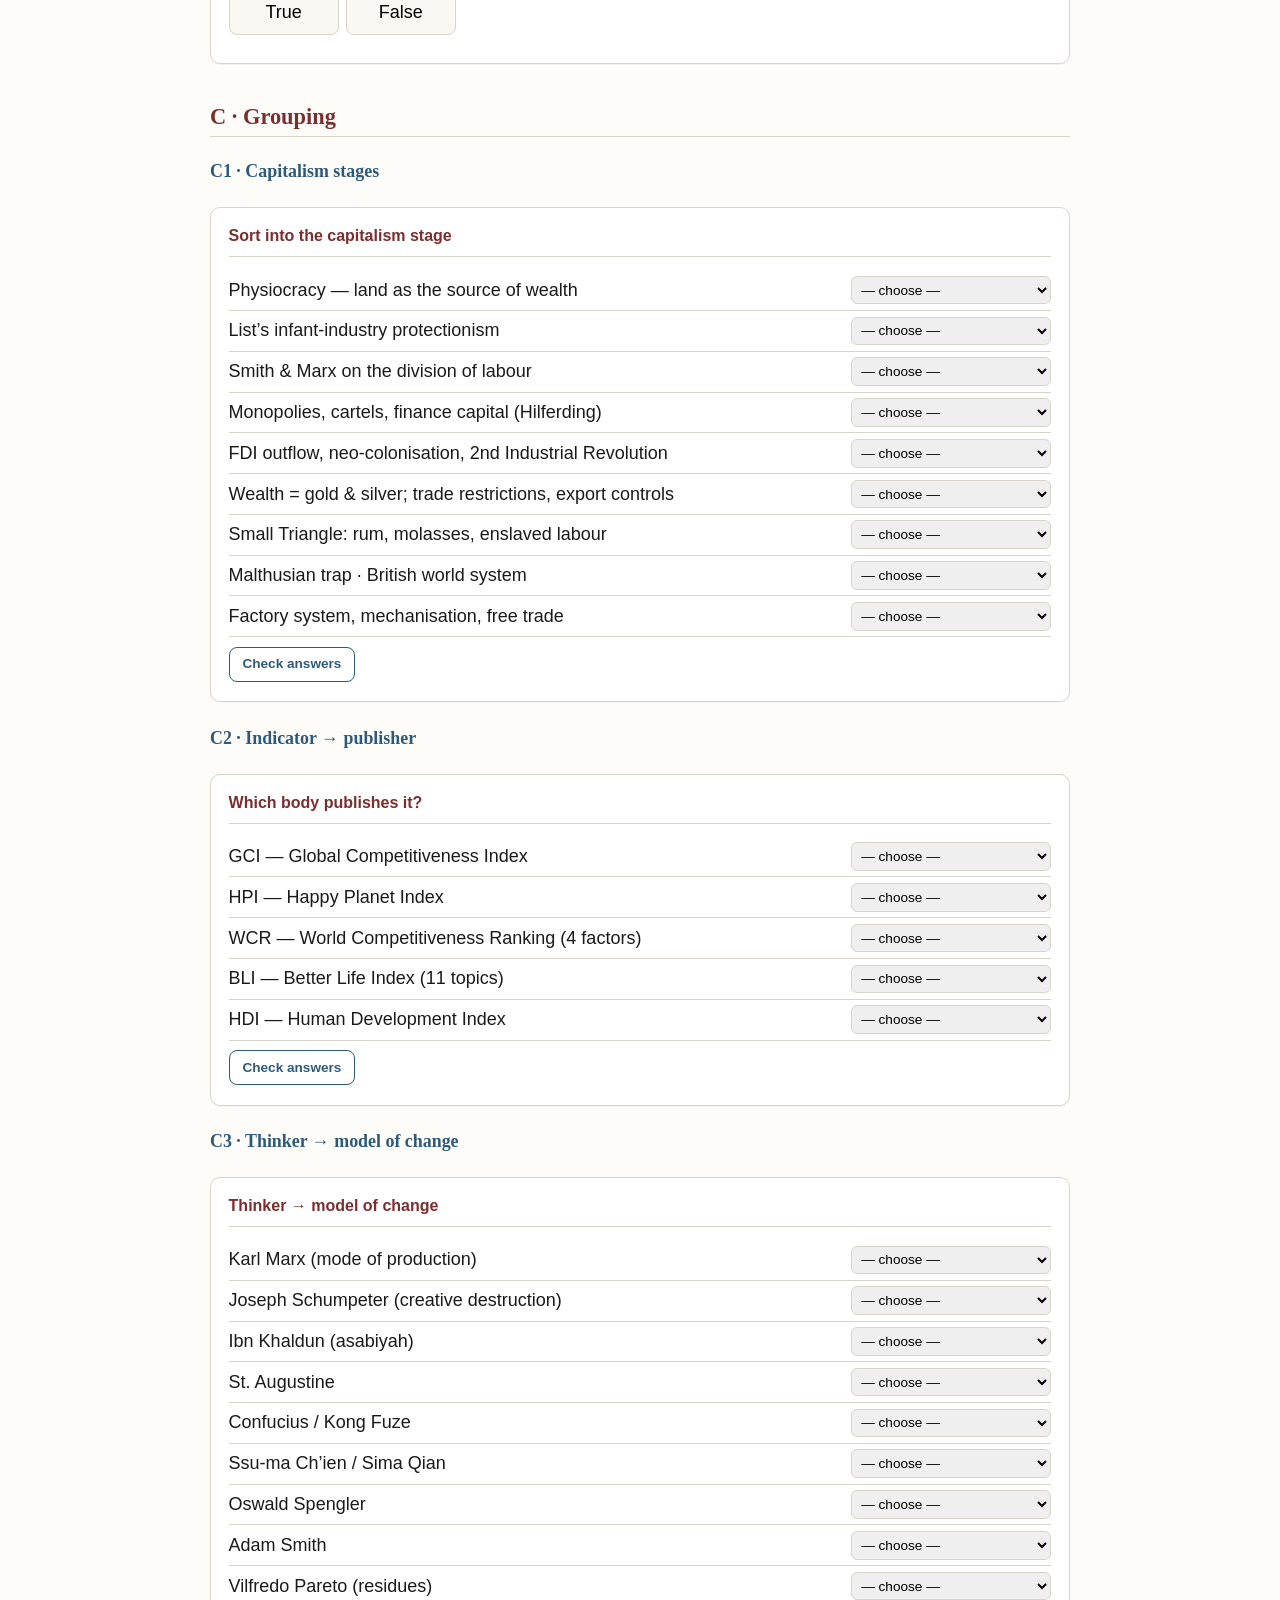
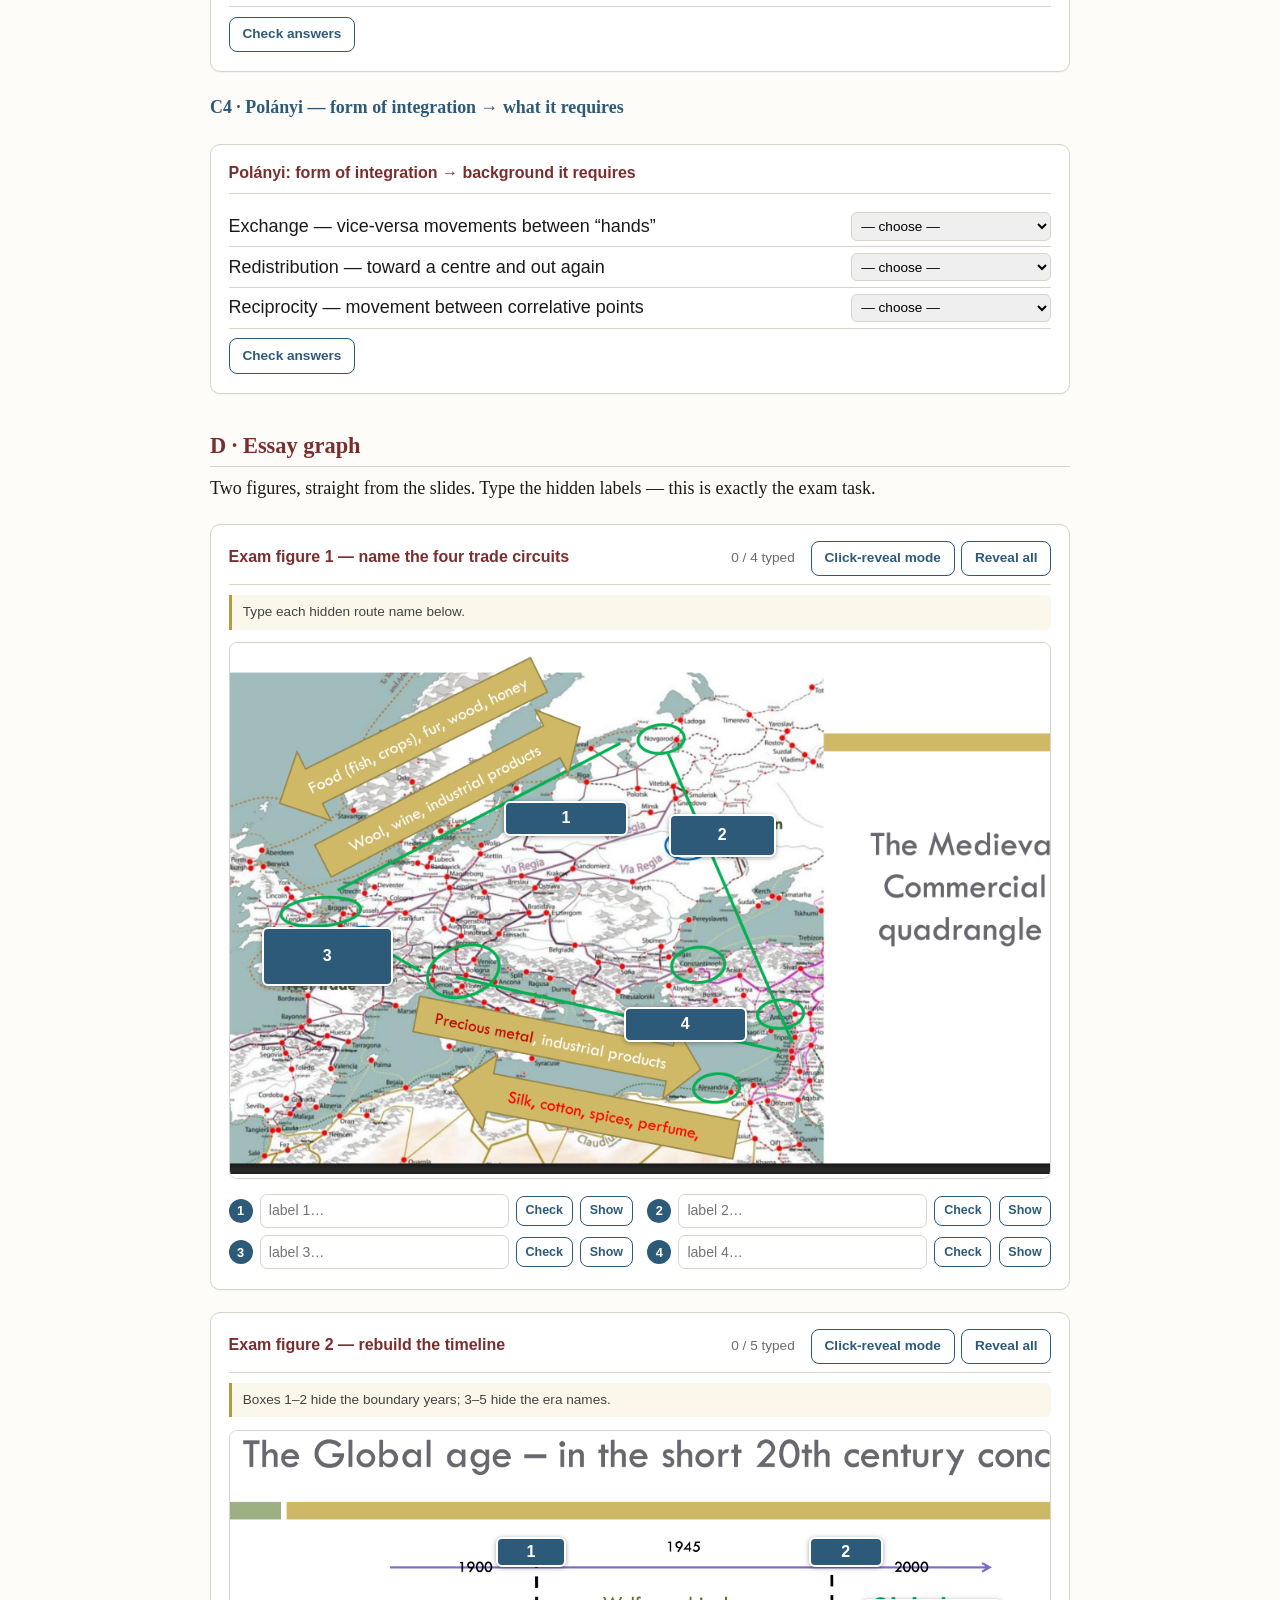
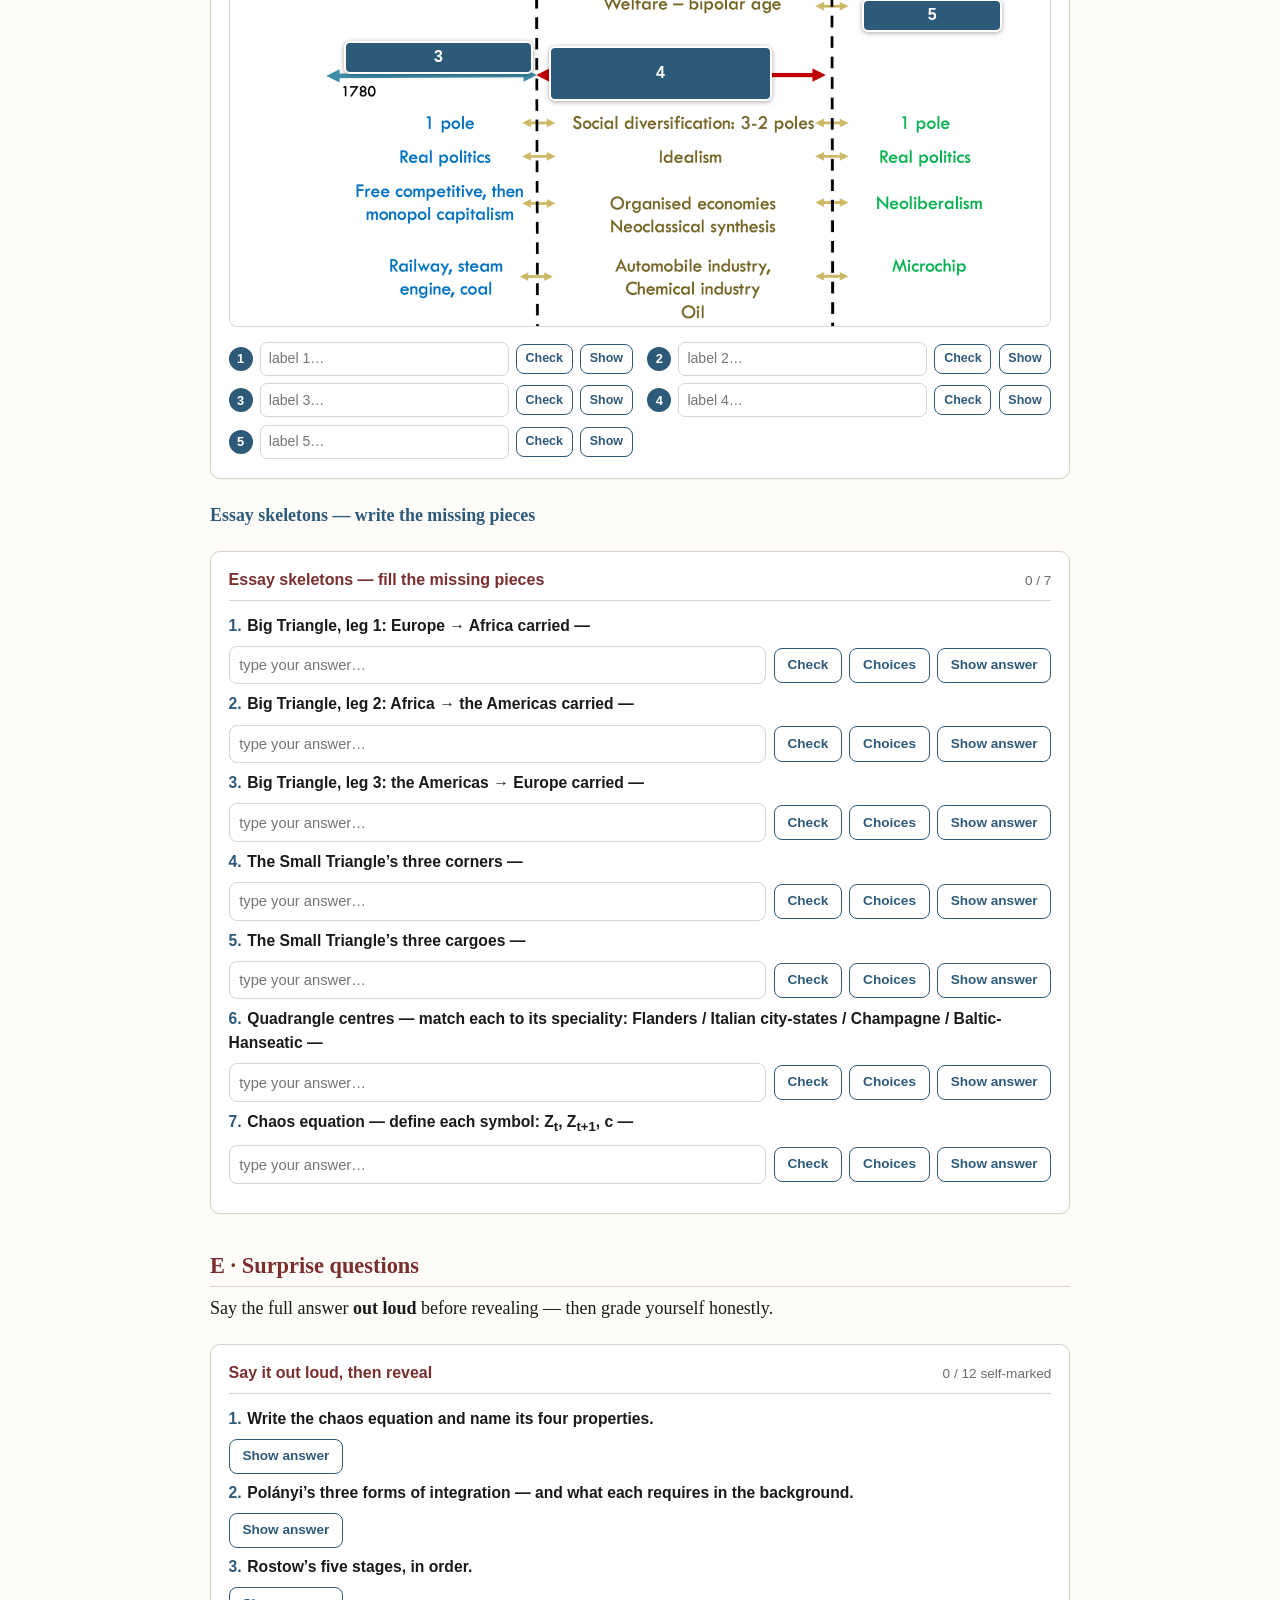
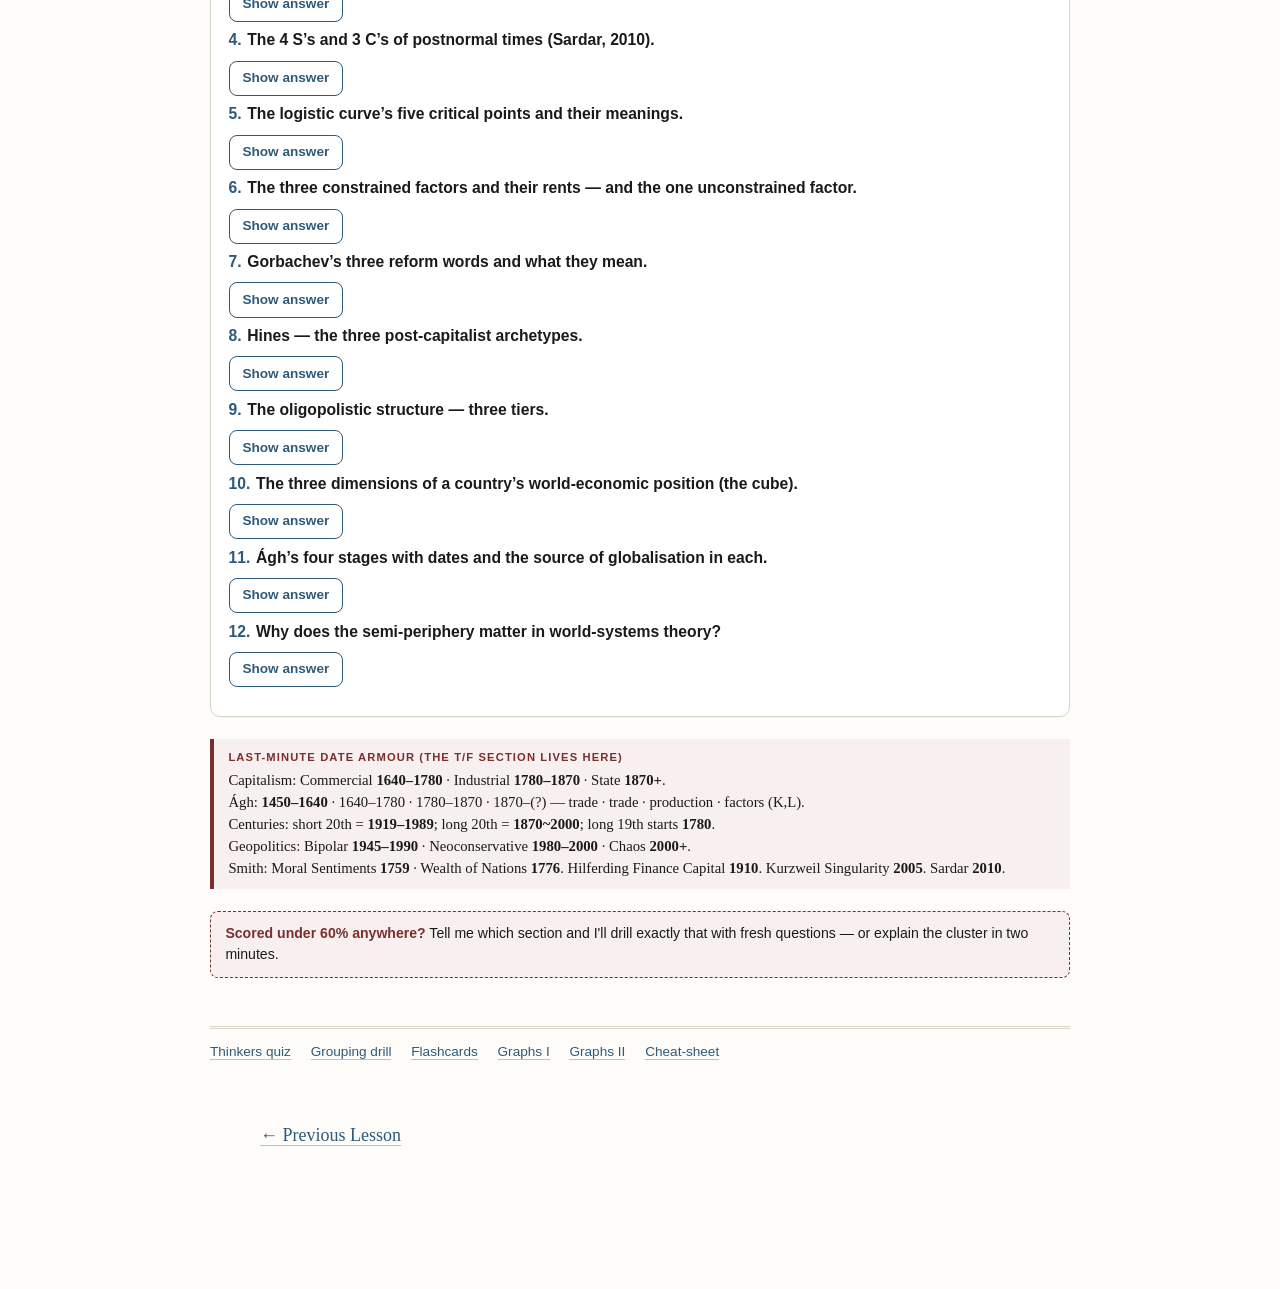
<file: lessons/0006-final-practice-test.html>
<!doctype html>
<html lang="en">
<head>
<meta charset="utf-8">
<meta name="viewport" content="width=device-width, initial-scale=1">
<title>Lesson 6 · Final Mock Exam — all test types</title>
<link rel="stylesheet" href="../assets/course.css">
<link rel="stylesheet" href="../assets/quiz.css">
<link rel="stylesheet" href="../assets/imgquiz.css">
</head>
<body>
<div class="wrap">

<div class="masthead">
  <div class="kicker">Global Economy · Lesson 6 · Full mock exam · last-hour cramming</div>
  <h1>The Final Gauntlet</h1>
  <p class="sub">Every test type in exam order — simple choice, true/false, grouping, essay-graph, surprise. Each question checks itself or shows its answer. Run it once cold, revise the reds, run it again.</p>
</div>

<div class="note">
  <span class="lbl">How to run this like the real thing</span>
  Mirror of <b>Mid-term Test 3</b>: A&nbsp;simple choice · B&nbsp;true/false · C&nbsp;grouping · D&nbsp;essay-graph · E&nbsp;surprise — but with double ammunition per section. Give yourself ~35 minutes for one full pass. <b>80%+ in a section = exam-ready; anything under 60% = open the matching lesson before re-running.</b>
</div>

<!-- ============ A. SIMPLE CHOICE ============ -->
<h2 id="choice">A · Simple choice</h2>
<div id="q-choice"></div>

<!-- ============ B. TRUE / FALSE ============ -->
<h2 id="tf">B · True / False — watch the dates</h2>
<div id="q-tf"></div>

<!-- ============ C. GROUPING ============ -->
<h2 id="grouping">C · Grouping</h2>
<h3>C1 · Capitalism stages</h3>
<div id="g-cap"></div>
<h3>C2 · Indicator → publisher</h3>
<div id="g-ind"></div>
<h3>C3 · Thinker → model of change</h3>
<div id="g-change"></div>
<h3>C4 · Polányi — form of integration → what it requires</h3>
<div id="g-pol"></div>

<!-- ============ D. ESSAY GRAPH ============ -->
<h2 id="essay">D · Essay graph</h2>
<p>Two figures, straight from the slides. Type the hidden labels — this is exactly the exam task.</p>
<div id="r-quad"></div>
<div id="r-time"></div>
<h3>Essay skeletons — write the missing pieces</h3>
<div id="d-skeleton"></div>

<!-- ============ E. SURPRISE ============ -->
<h2 id="surprise">E · Surprise questions</h2>
<p>Say the full answer <b>out loud</b> before revealing — then grade yourself honestly.</p>
<div id="q-surprise"></div>

<div class="key">
  <span class="lbl">Last-minute date armour (the T/F section lives here)</span>
  Capitalism: Commercial <b>1640–1780</b> · Industrial <b>1780–1870</b> · State <b>1870+</b>.<br>
  Ágh: <b>1450–1640</b> · 1640–1780 · 1780–1870 · 1870–(?) — trade · trade · production · factors (K,L).<br>
  Centuries: short 20th = <b>1919–1989</b>; long 20th = <b>1870~2000</b>; long 19th starts <b>1780</b>.<br>
  Geopolitics: Bipolar <b>1945–1990</b> · Neoconservative <b>1980–2000</b> · Chaos <b>2000+</b>.<br>
  Smith: Moral Sentiments <b>1759</b> · Wealth of Nations <b>1776</b>. Hilferding Finance Capital <b>1910</b>. Kurzweil Singularity <b>2005</b>. Sardar <b>2010</b>.
</div>

<div class="ask">
  <b>Scored under 60% anywhere?</b> Tell me which section and I'll drill exactly that with fresh questions — or explain the cluster in two minutes.
</div>

<div class="foot">
  <a href="0001-thinkers-and-schools.html">Thinkers quiz</a>
  <a href="0002-grouping-and-graphs.html">Grouping drill</a>
  <a href="0003-flashcards.html">Flashcards</a>
  <a href="0004-read-the-graphs.html">Graphs I</a>
  <a href="0005-read-the-graphs-2.html">Graphs II</a>
  <a href="../reference/0001-master-cheatsheet.html">Cheat-sheet</a>
</div>

</div>

<script src="../assets/quiz.js"></script>
<script>
/* ============ A. SIMPLE CHOICE ============ */
GE.mcQuiz('#q-choice', 'Pick one — instant feedback', [
  { q:'The Human Development Index (HDI) is published by —',
    opts:['UNDP','WEF','OECD','IMD'],
    a:0, why:'UNDP. WEF = GCI, OECD = Better Life Index, IMD = World Competitiveness Ranking, NEF = HPI.' },
  { q:'The Happy Planet Index formula is —',
    opts:['(life expectancy × experienced well-being) ÷ ecological footprint','GDP per capita × life satisfaction','(schooling + income) ÷ population','well-being × footprint'],
    a:0, why:'HPI (NEF): sustainable well-being — how much well-being per unit of nature used.' },
  { q:'The 2009 Stiglitz–Sen–Fitoussi commission argued —',
    opts:['GDP isn’t enough — measure well-being & sustainability','GDP should be abolished','Happiness can’t be measured','Only markets measure welfare'],
    a:0, why:'Commission on the Measurement of Economic Performance and Social Progress.' },
  { q:'In Polányi’s scheme, redistribution requires —',
    opts:['Centricity — a centre to move toward and out from','Symmetrically arranged groups','Price-making markets','Free trade'],
    a:0, why:'Reciprocity ↔ symmetry; redistribution ↔ centricity; exchange ↔ price-making markets.' },
  { q:'Which growth model assumes NO diminishing returns to (broad) capital?',
    opts:['AK model','Solow–Swan','Harrod–Domar','Malthusian'],
    a:0, why:'AK: “capital” includes machines + knowledge + skills + infrastructure → investment has permanent growth effects.' },
  { q:'Romer’s endogenous-growth insight: knowledge is —',
    opts:['Non-rival and partially excludable','Rival and fully excludable','Free and infinite','A public good nobody funds'],
    a:0, why:'Many can use it at once (non-rival); patents make it partially excludable → R&D pays, increasing returns.' },
  { q:'Lucas (1988) put the engine of growth in —',
    opts:['Human capital and its spillovers (learning-by-doing)','Physical capital only','Land and resources','Money supply'],
    a:0, why:'Limit: human capital is hard to measure.' },
  { q:'In the oligopolistic structure, small firms living off the giants (subcontracts, cast-off tech) are —',
    opts:['Symbionts','Outsiders','Insiders','Satellites'],
    a:0, why:'Three tiers: oligopolistic sector · symbionts · outsiders.' },
  { q:'The stable excess profit earned on novelty/innovation is called —',
    opts:['“Brain rent”','Capital rent','Production rent','Routine wage'],
    a:0, why:'Constrained factors: natural resources → production rent · capital/tech → capital rent · novelty → brain rent. Routine labour is unconstrained → lowest wage.' },
  { q:'Gorbachev’s three reform slogans were —',
    opts:['Uskorenie, Perestroika, Glasnost','Perestroika, Sputnik, Pravda','Glasnost, Gulag, Gosplan','Uskorenie, Kolkhoz, Mir'],
    a:0, why:'Acceleration, restructuring, openness → 1989–91 collapse.' },
  { q:'“Least Developed Countries” (LDCs) is an official designation of —',
    opts:['The UN','The IMF','The World Bank','The WTO'],
    a:0, why:'Official UN category: lowest socioeconomic indicators, weak human assets, high vulnerability.' },
  { q:'The IMD publishes —',
    opts:['The World Competitiveness Ranking (4 factors)','The Global Competitiveness Index','The Better Life Index','The Happy Planet Index'],
    a:0, why:'WCR: economic performance, government efficiency, business efficiency, infrastructure.' },
], {shuffle:true});

/* ============ B. TRUE / FALSE ============ */
GE.tfQuiz('#q-tf', 'True or false?', [
  { s:'State capitalism began in 1780.', t:false,
    why:'1870+. 1780 is the start of INDUSTRIAL capitalism (1780–1870).' },
  { s:'The short 20th century runs from 1919 to 1989.', t:true,
    why:'Boundaries: WWI settlement and the fall of the Wall.' },
  { s:'The Big Triangle of world trade connected New England, the Caribbean and West Africa.', t:false,
    why:'That is the SMALL Triangle. The Big Triangle: Europe – Africa – the Americas.' },
  { s:'Commercial capitalism is dated 1640–1780.', t:true,
    why:'Then industrial 1780–1870, state 1870+.' },
  { s:'Ágh’s first transition (feudal economic world) is dated 1450–1640.', t:true,
    why:'Rows: 1450–1640 · 1640–1780 · 1780–1870 · 1870–(?).' },
  { s:'The microelectronic age began around 1980.', t:true,
    why:'High 1870–1930s · Low 1920s–1990 · Microelectronic 1980+.' },
  { s:'The HDI is published by the World Economic Forum.', t:false,
    why:'UNDP. The WEF publishes the Global Competitiveness Index.' },
  { s:'In the Solow–Swan model, technology is endogenous.', t:false,
    why:'Exogenous — that is exactly what endogenous growth theory fixed.' },
  { s:'Physiocracy held that wealth comes from gold and silver.', t:false,
    why:'That is mercantilism. Physiocracy: land/agriculture is the true source of wealth.' },
  { s:'The Bretton Woods system fell during the 1968–1973 crisis transition.', t:true,
    why:'Protests, oil crises, stagflation, Club of Rome — the transition years.' },
  { s:'In world-systems theory the semi-periphery stabilises the system.', t:true,
    why:'It prevents a bipolar core-vs-periphery confrontation and is the ladder for upgrading.' },
  { s:'Adam Smith published The Wealth of Nations in 1759.', t:false,
    why:'1776. 1759 is The Theory of Moral Sentiments.' },
  { s:'The bipolar geopolitical age lasted 1945–1990.', t:true,
    why:'Then neoconservative 1980–2000 (overlapping), chaos 2000+.' },
  { s:'“City air makes you free” refers to the medieval city.', t:true,
    why:'Towndwellers gained freedom vs the feudal countryside.' },
  { s:'Rostow’s final stage is the Drive to Maturity.', t:false,
    why:'The final stage is the Age of Mass Consumption.' },
  { s:'The long 20th century begins in the 1870s.', t:true,
    why:'1870~ → 2000; the SHORT 20th century is 1919–1989.' },
], {shuffle:true});

/* ============ C. GROUPING ============ */
GE.grouping('#g-cap', 'Sort into the capitalism stage',
  ['Commercial 1640–1780','Industrial 1780–1870','State 1870+'],
  [
    {item:'Wealth = gold &amp; silver; trade restrictions, export controls', cat:'Commercial 1640–1780'},
    {item:'Physiocracy — land as the source of wealth', cat:'Commercial 1640–1780'},
    {item:'Small Triangle: rum, molasses, enslaved labour', cat:'Commercial 1640–1780'},
    {item:'Factory system, mechanisation, free trade', cat:'Industrial 1780–1870'},
    {item:'Malthusian trap · British world system', cat:'Industrial 1780–1870'},
    {item:'Smith &amp; Marx on the division of labour', cat:'Industrial 1780–1870'},
    {item:'Monopolies, cartels, finance capital (Hilferding)', cat:'State 1870+'},
    {item:'FDI outflow, neo-colonisation, 2nd Industrial Revolution', cat:'State 1870+'},
    {item:'List’s infant-industry protectionism', cat:'State 1870+'},
  ]);

GE.grouping('#g-ind', 'Which body publishes it?',
  ['UNDP','WEF','NEF','OECD','IMD'],
  [
    {item:'HDI — Human Development Index', cat:'UNDP'},
    {item:'GCI — Global Competitiveness Index', cat:'WEF'},
    {item:'HPI — Happy Planet Index', cat:'NEF'},
    {item:'BLI — Better Life Index (11 topics)', cat:'OECD'},
    {item:'WCR — World Competitiveness Ranking (4 factors)', cat:'IMD'},
  ]);

GE.grouping('#g-change', 'Thinker → model of change',
  ['Cyclical','Linear','Spiral'],
  [
    {item:'Ibn Khaldun (asabiyah)', cat:'Cyclical'},
    {item:'Ssu-ma Ch’ien / Sima Qian', cat:'Cyclical'},
    {item:'Vilfredo Pareto (residues)', cat:'Cyclical'},
    {item:'Oswald Spengler', cat:'Cyclical'},
    {item:'St. Augustine', cat:'Linear'},
    {item:'Confucius / Kong Fuze', cat:'Linear'},
    {item:'Adam Smith', cat:'Linear'},
    {item:'Karl Marx (mode of production)', cat:'Spiral'},
    {item:'Joseph Schumpeter (creative destruction)', cat:'Spiral'},
  ]);

GE.grouping('#g-pol', 'Polányi: form of integration → background it requires',
  ['Symmetry','Centricity','Price-making markets'],
  [
    {item:'Reciprocity — movement between correlative points', cat:'Symmetry'},
    {item:'Redistribution — toward a centre and out again', cat:'Centricity'},
    {item:'Exchange — vice-versa movements between “hands”', cat:'Price-making markets'},
  ]);

/* ============ D. ESSAY GRAPH ============ */
GE.imgReveal('#r-quad', {
  src: '../assets/img/medieval-quadrangle.png',
  title: 'Exam figure 1 — name the four trade circuits',
  prompt: 'Type each hidden route name below.',
  spots: [
    { x:33.5, y:29.5, w:15, h:6.5, label:'Hanseatic trade', accept:['hansa','hansa trade'] },
    { x:53.5, y:32,   w:13, h:8,   label:'Varangian trade' },
    { x:4,    y:53,   w:16, h:11,  label:'Overland &amp; river trade', accept:['overland','river trade','overland trade','overland and river'] },
    { x:48,   y:68,   w:15, h:6.5, label:'Levante trade', accept:['levant trade','levant'] },
  ],
});
GE.imgReveal('#r-time', {
  src: '../assets/img/short-20th-century.png',
  title: 'Exam figure 2 — rebuild the timeline',
  prompt: 'Boxes 1–2 hide the boundary years; 3–5 hide the era names.',
  spots: [
    { x:32.5, y:21.5, w:8.5, h:6,  label:'1919' },
    { x:70.5, y:21.5, w:9,   h:6,  label:'1989' },
    { x:14,   y:42.5, w:23,  h:6.5, label:'Long 19th century', accept:['long 19th','long nineteenth century'] },
    { x:39,   y:43.5, w:27,  h:11,  label:'Short 20th century', accept:['short 20th','short twentieth century'] },
    { x:77,   y:34,   w:17,  h:6.5, label:'Global age' },
  ],
});
GE.typeQuiz('#d-skeleton', 'Essay skeletons — fill the missing pieces', [
  { q:'Big Triangle, leg 1: Europe → Africa carried —',
    a:'Finished goods (manufactures, textiles, guns)',
    accept:['finished goods','manufactures','manufactured goods','finished products'],
    opts:['Finished goods','Enslaved people','Raw materials','Rum and molasses'], ai:0 },
  { q:'Big Triangle, leg 2: Africa → the Americas carried —',
    a:'Enslaved people',
    accept:['enslaved people','slaves','enslaved labour'],
    opts:['Enslaved people','Sugar and cotton','Finished goods','Silver'], ai:0 },
  { q:'Big Triangle, leg 3: the Americas → Europe carried —',
    a:'Raw materials — sugar, cotton, tobacco',
    accept:['raw materials','sugar cotton tobacco'],
    opts:['Raw materials (sugar, cotton, tobacco)','Finished goods','Enslaved people','Machines'], ai:0,
    why:'Nature of the trade: transatlantic, triangular, exploitative.' },
  { q:'The Small Triangle’s three corners —',
    a:'New England · the Caribbean · West Africa',
    accept:['new england caribbean west africa'],
    opts:['New England, Caribbean, West Africa','Europe, Africa, Americas','Britain, India, China','Spain, Mexico, Philippines'], ai:0 },
  { q:'The Small Triangle’s three cargoes —',
    a:'Rum · molasses · enslaved labour',
    accept:['rum molasses enslaved labour','rum molasses slaves'],
    opts:['Rum, molasses, enslaved labour','Silk, spices, porcelain','Sugar, coffee, cocoa','Fish, timber, fur'], ai:0 },
  { q:'Quadrangle centres — match each to its speciality: Flanders / Italian city-states / Champagne / Baltic-Hanseatic —',
    a:'Flanders = textiles · Italy (Venice/Genoa) = luxury · Champagne = fairs · Baltic/Hanseatic = raw materials',
    accept:['textiles luxury fairs raw materials'],
    opts:['Textiles · luxury · fairs · raw materials','Fairs · textiles · luxury · fish','Luxury · fairs · textiles · wool','Wine · silk · spices · grain'], ai:0 },
  { q:'Chaos equation — define each symbol: Z<sub>t</sub>, Z<sub>t+1</sub>, c —',
    a:'Z<sub>t</sub> = current state · Z<sub>t+1</sub> = next state · c = constant parameter (control / environment)',
    accept:['current state next state constant','current next constant parameter'],
    opts:['Current state · next state · constant parameter','Growth rate · time · capital','Output · input · error','Price · quantity · elasticity'], ai:0,
    why:'It is the Mandelbrot-set iteration — the maths behind the “butterfly effect” in the global economy.' },
]);

/* ============ E. SURPRISE ============ */
GE.revealQ('#q-surprise', 'Say it out loud, then reveal', [
  { q:'Write the chaos equation and name its four properties.',
    a:'Z<sub>t+1</sub> = Z<sub>t</sub>² + c — ① feed-back loops (self-regulating system) ② general law / simple rule (chaos has a hidden structure) ③ sensitivity to initial conditions (dynamic instability, no uni-linear catching up, security policy matters) ④ non-linearity (unexpected complex results; polycrisis &amp; mutual dependence).' },
  { q:'Polányi’s three forms of integration — and what each requires in the background.',
    a:'Reciprocity (needs <b>symmetry</b> — symmetrical groupings like kinship) · Redistribution (needs <b>centricity</b> — a centre, by custom/law/central decision) · Exchange (needs <b>price-making markets</b>).' },
  { q:'Rostow’s five stages, in order.',
    a:'Traditional society → Preconditions for take-off → Take-off → Drive to maturity → Age of mass consumption.' },
  { q:'The 4 S’s and 3 C’s of postnormal times (Sardar, 2010).',
    a:'S’s: Speed (accelerating change) · Scope (blowing up) · Scale (shrinking) · Simultaneity (multiplying). C’s: Complexity · Chaos · Contradictions. “Old orthodoxies are dying, new ones have yet to be born…”' },
  { q:'The logistic curve’s five critical points and their meanings.',
    a:'E lower elbow — new phenomenon proves viable, flourishing begins · I inflection — deepest qualitative change, flourishing → maturity · F upper elbow — slowing growth makes the limit visible · H saturation start — actual start of decline/run-off · Z end of run-off — function approaches its maximum (in the infinite).' },
  { q:'The three constrained factors and their rents — and the one unconstrained factor.',
    a:'Natural resources → <b>production rent</b> · technology/capital → <b>capital rent</b> · novelty/innovation → <b>“brain rent”</b>. Only routine labour is unconstrained → enters at its lower threshold (lowest wage). Prices are set at the upper-threshold cost of the constrained factors.' },
  { q:'Gorbachev’s three reform words and what they mean.',
    a:'<b>Uskorenie</b> = acceleration · <b>Perestroika</b> = restructuring · <b>Glasnost</b> = openness. 1980s Soviet reforms → 1989–91 collapse.' },
  { q:'Hines — the three post-capitalist archetypes.',
    a:'<b>Circular Commons</b> (environmental stewardship, shared resources) · <b>Non-Workers’ Paradise</b> (social justice; decouple labour from survival) · <b>Tech-Led Abundance</b> (innovation ends scarcity). From “Imagining After Capitalism”.' },
  { q:'The oligopolistic structure — three tiers.',
    a:'<b>Oligopolistic sector</b> (few dominant firms that individually move the economy) · <b>Symbionts</b> (small firms surviving off the oligopoly) · <b>Outsiders</b> (outside the structure; less profitable, peak-capacity fillers).' },
  { q:'The three dimensions of a country’s world-economic position (the cube).',
    a:'<b>Size of the country</b> (→ giant) · <b>position of the companies</b> (market dependent → market dominating) · <b>state of development</b> (underdeveloped → developed).' },
  { q:'Ágh’s four stages with dates and the source of globalisation in each.',
    a:'I. 1st transition, feudal economic world 1450–1640 — trade · II. Commercial world economy 1640–1780 — trade · III. Free market-industrial world economy 1780–1870 — production · IV. 2nd transition 1870–(?) — factors (K, L). Dynamics pulse: extensive → intensive → extensive → intensive.' },
  { q:'Why does the semi-periphery matter in world-systems theory?',
    a:'It <b>stabilises</b> the system — prevents a bipolar core-vs-periphery confrontation — and is the <b>ladder</b>: upgrading and catching up happen through it.' },
]);
</script>

<div class="lesson-nav" style="margin: 40px auto; max-width: 800px; display: flex; justify-content: space-between; padding: 20px;">
  <div><a href="0005-read-the-graphs-2.html">&larr; Previous Lesson</a></div>
    <div></div>
</div>
</body>
</html>
</file>
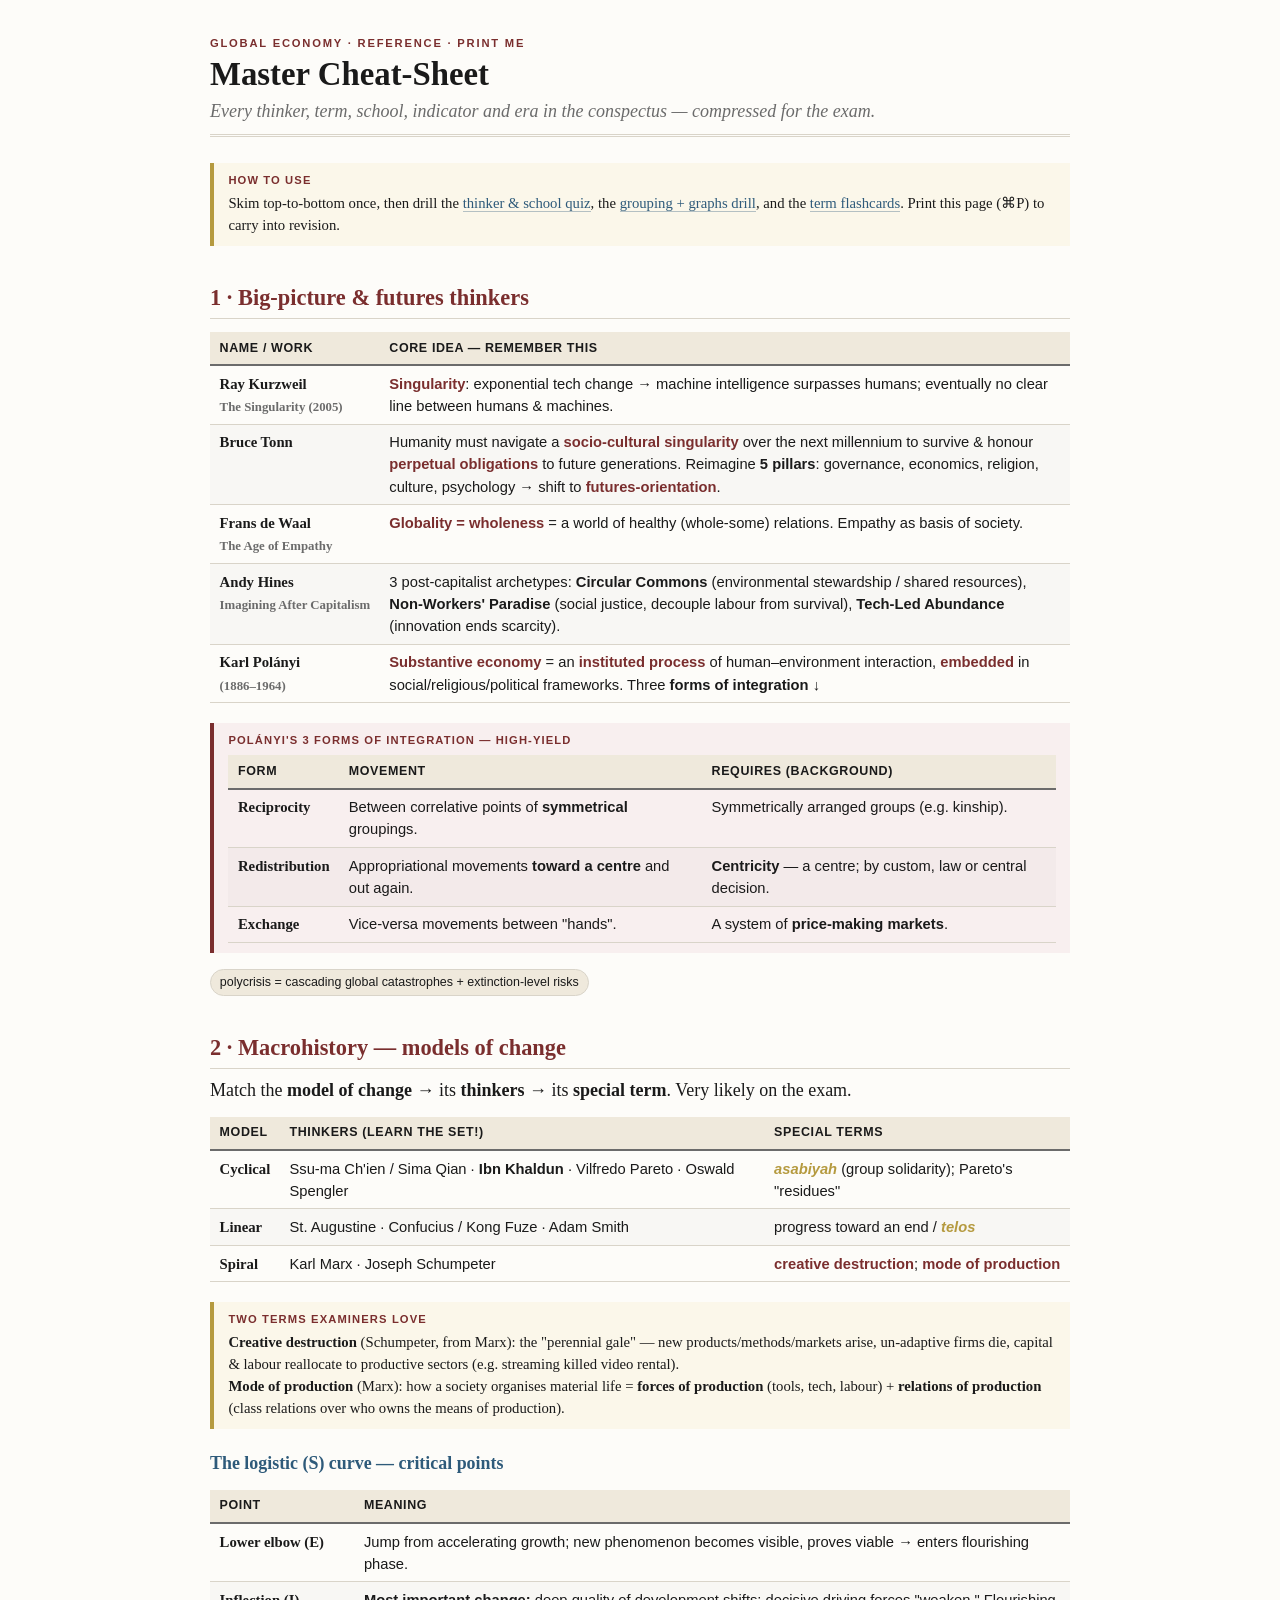
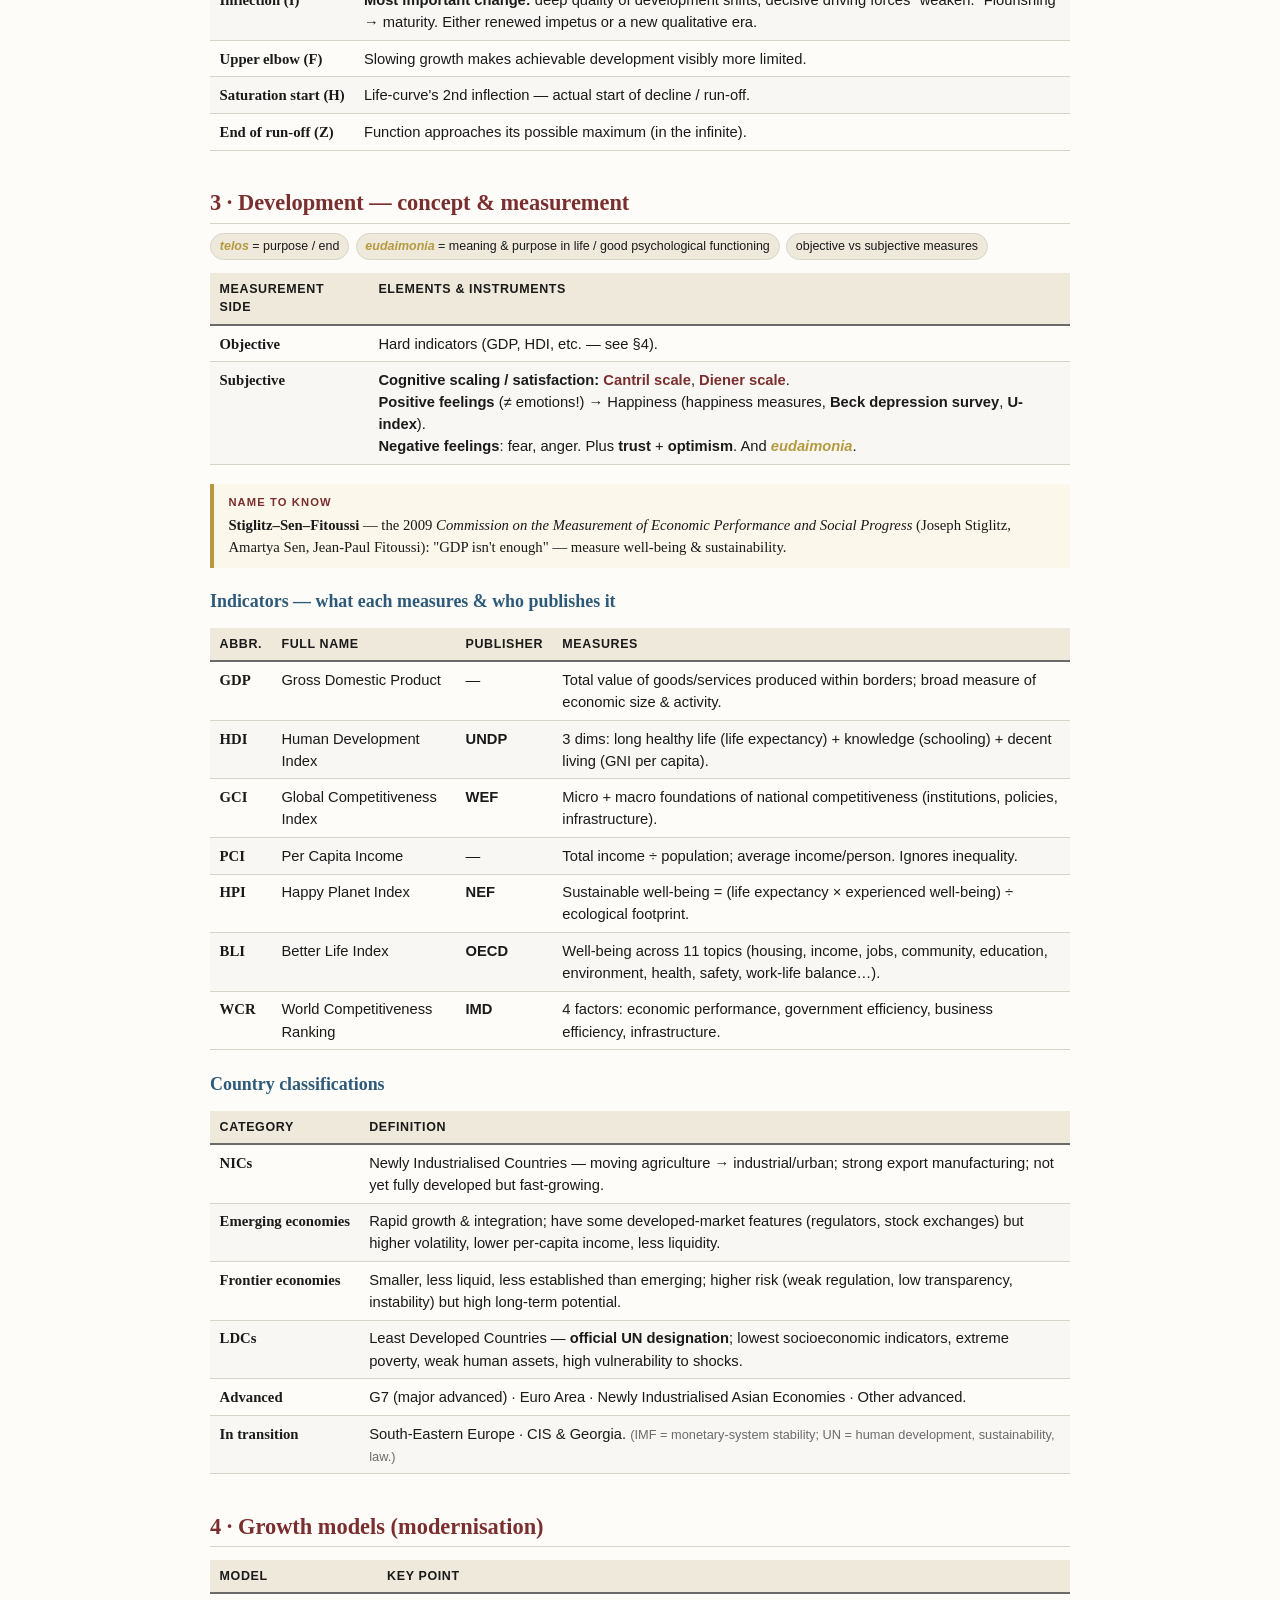
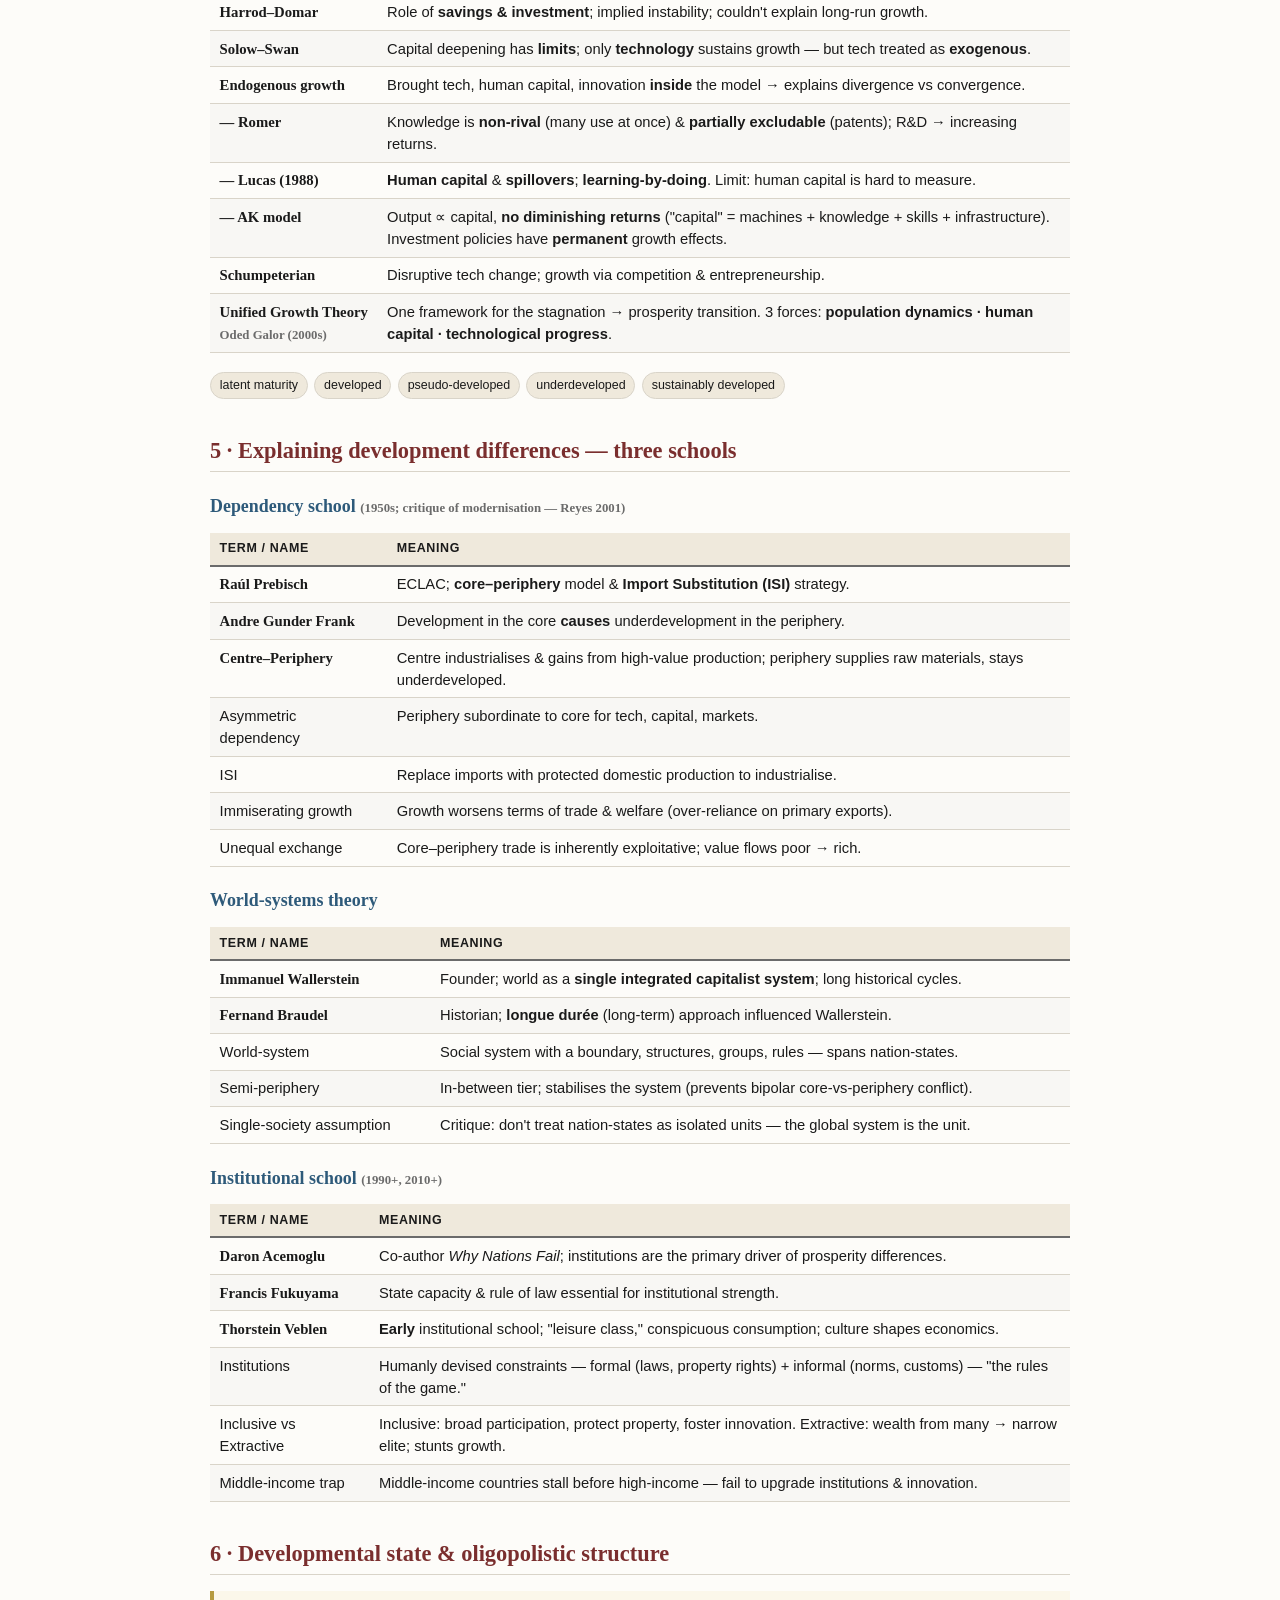
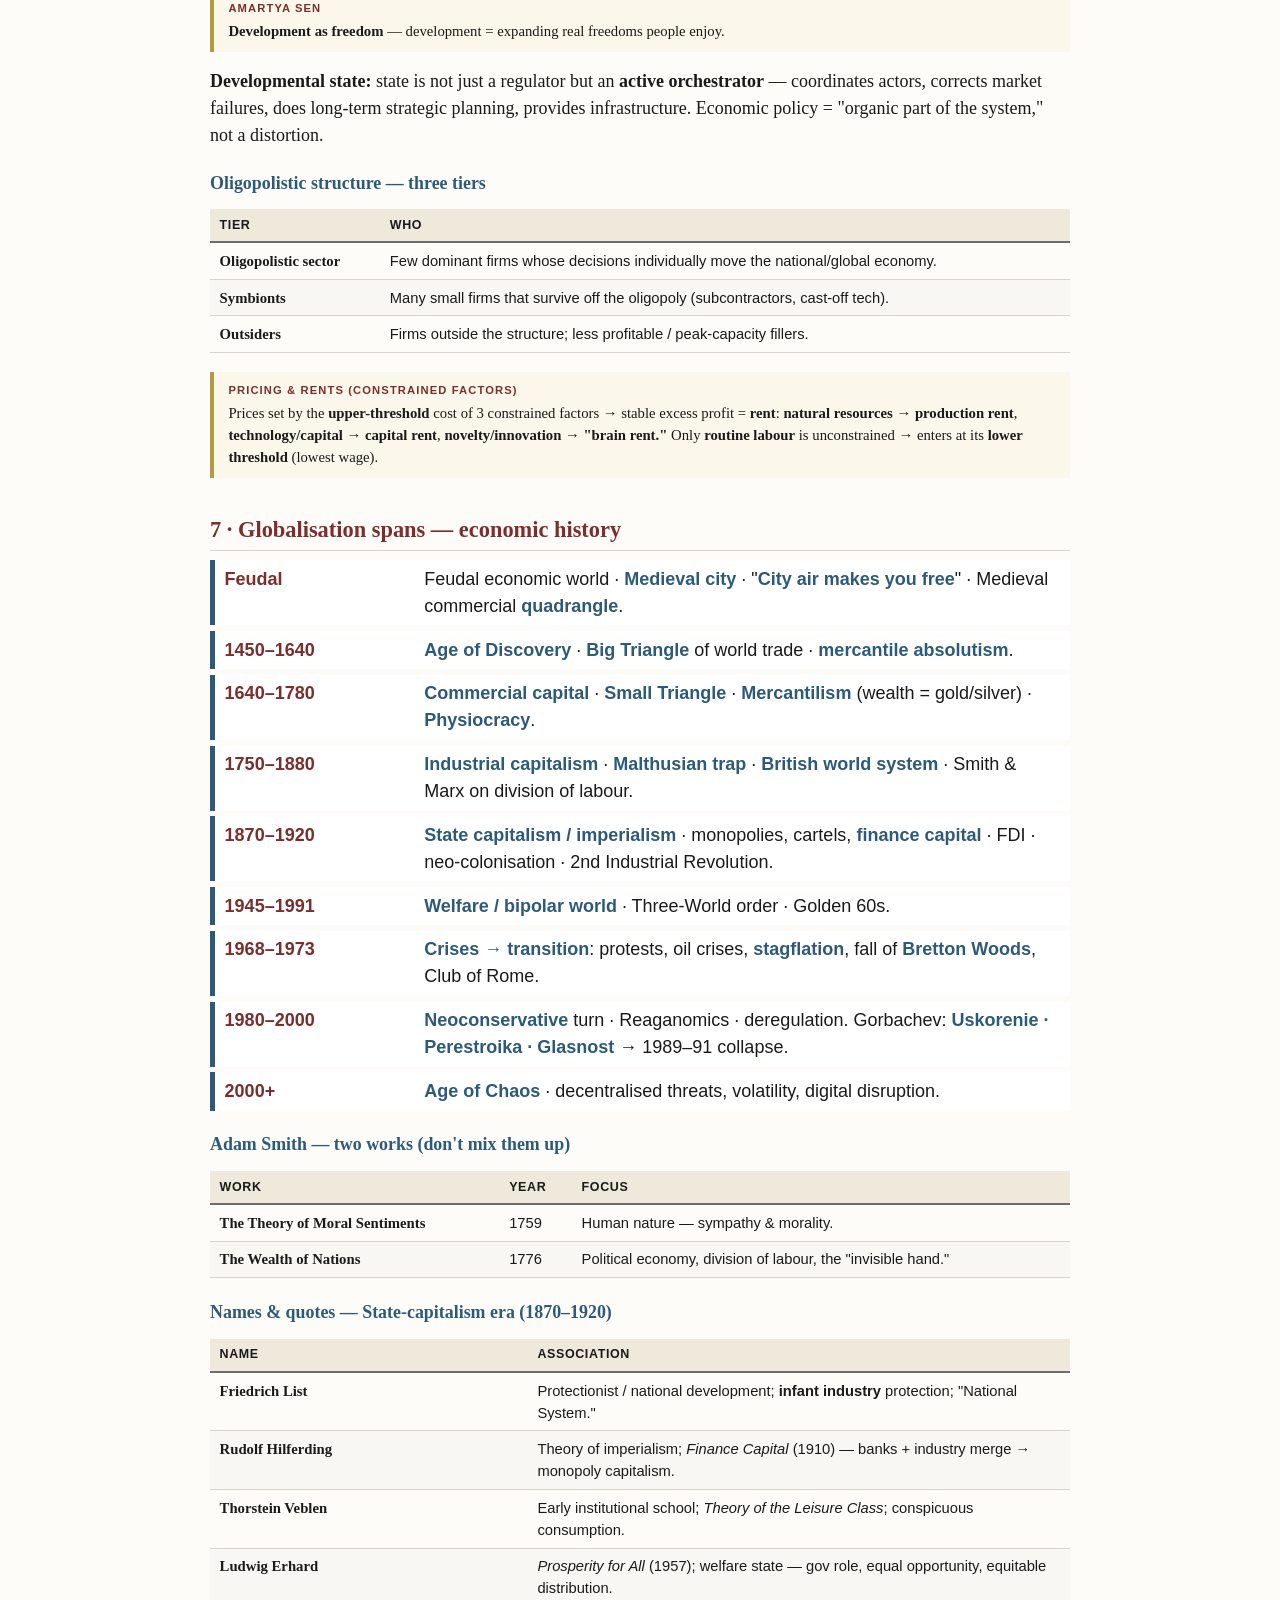
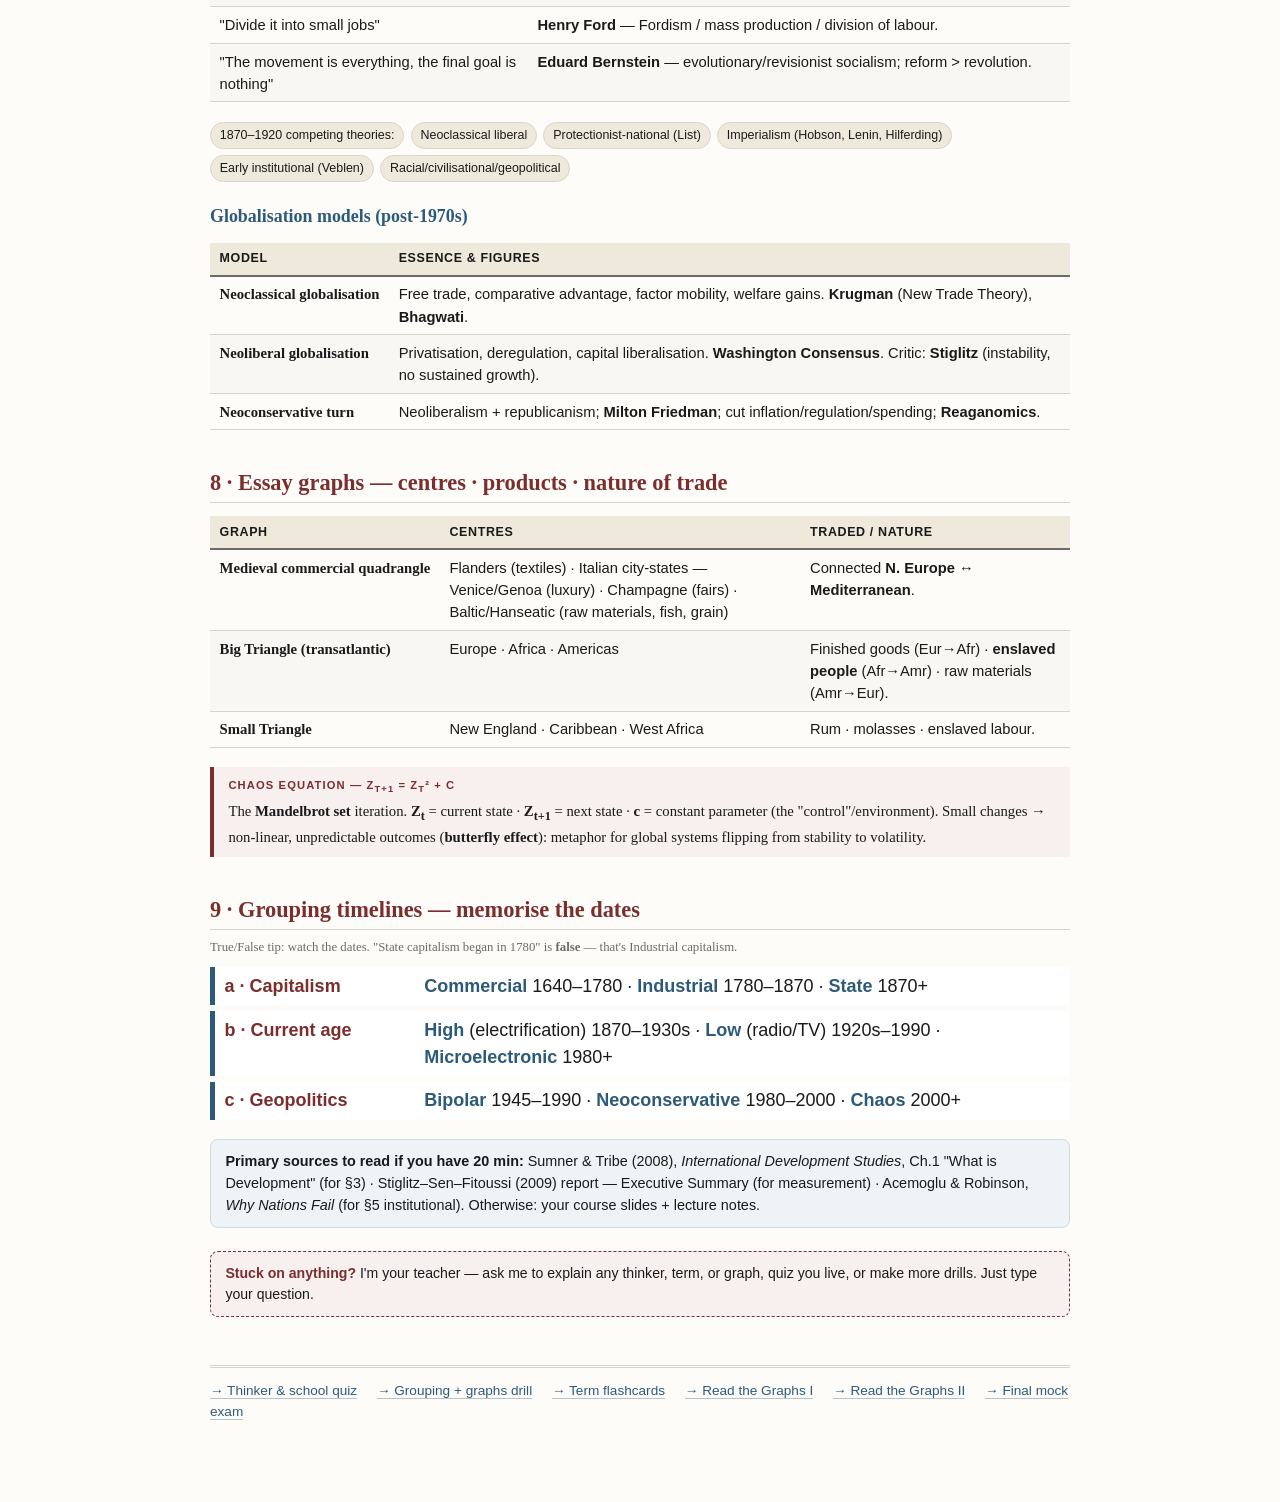
<file: reference/0001-master-cheatsheet.html>
<!doctype html>
<html lang="en">
<head>
<meta charset="utf-8">
<meta name="viewport" content="width=device-width, initial-scale=1">
<title>Global Economy — Master Cheat-Sheet</title>
<link rel="stylesheet" href="../assets/course.css">
</head>
<body>
<div class="wrap">

<div class="masthead">
  <div class="kicker">Global Economy · Reference · Print me</div>
  <h1>Master Cheat-Sheet</h1>
  <p class="sub">Every thinker, term, school, indicator and era in the conspectus — compressed for the exam.</p>
</div>

<div class="note no-print">
  <span class="lbl">How to use</span>
  Skim top-to-bottom once, then drill the <a href="../lessons/0001-thinkers-and-schools.html">thinker &amp; school quiz</a>,
  the <a href="../lessons/0002-grouping-and-graphs.html">grouping + graphs drill</a>, and the
  <a href="../lessons/0003-flashcards.html">term flashcards</a>. Print this page (⌘P) to carry into revision.
</div>

<!-- ============ 1. BIG-PICTURE / FUTURES THINKERS ============ -->
<h2 id="futures">1 · Big-picture &amp; futures thinkers</h2>
<table>
<thead><tr><th>Name / work</th><th>Core idea — remember this</th></tr></thead>
<tbody>
<tr><td class="name">Ray Kurzweil<br><small>The Singularity (2005)</small></td><td><span class="term">Singularity</span>: exponential tech change → machine intelligence surpasses humans; eventually no clear line between humans &amp; machines.</td></tr>
<tr><td class="name">Bruce Tonn</td><td>Humanity must navigate a <span class="term">socio-cultural singularity</span> over the next millennium to survive &amp; honour <span class="term">perpetual obligations</span> to future generations. Reimagine <b>5 pillars</b>: governance, economics, religion, culture, psychology → shift to <span class="term">futures-orientation</span>.</td></tr>
<tr><td class="name">Frans de Waal<br><small>The Age of Empathy</small></td><td><span class="term">Globality = wholeness</span> = a world of healthy (whole-some) relations. Empathy as basis of society.</td></tr>
<tr><td class="name">Andy Hines<br><small>Imagining After Capitalism</small></td><td>3 post-capitalist archetypes: <b>Circular Commons</b> (environmental stewardship / shared resources), <b>Non-Workers' Paradise</b> (social justice, decouple labour from survival), <b>Tech-Led Abundance</b> (innovation ends scarcity).</td></tr>
<tr><td class="name">Karl Polányi<br><small>(1886–1964)</small></td><td><span class="term">Substantive economy</span> = an <span class="term">instituted process</span> of human–environment interaction, <span class="term">embedded</span> in social/religious/political frameworks. Three <b>forms of integration</b> ↓</td></tr>
</tbody>
</table>

<div class="key">
  <span class="lbl">Polányi's 3 forms of integration — high-yield</span>
  <table style="margin:.4rem 0 0;">
  <thead><tr><th>Form</th><th>Movement</th><th>Requires (background)</th></tr></thead>
  <tbody>
  <tr><td class="name">Reciprocity</td><td>Between correlative points of <b>symmetrical</b> groupings.</td><td>Symmetrically arranged groups (e.g. kinship).</td></tr>
  <tr><td class="name">Redistribution</td><td>Appropriational movements <b>toward a centre</b> and out again.</td><td><b>Centricity</b> — a centre; by custom, law or central decision.</td></tr>
  <tr><td class="name">Exchange</td><td>Vice-versa movements between "hands".</td><td>A system of <b>price-making markets</b>.</td></tr>
  </tbody>
  </table>
</div>
<div class="chips"><span class="chip">polycrisis = cascading global catastrophes + extinction-level risks</span></div>

<!-- ============ 2. MACROHISTORY ============ -->
<h2 id="macrohistory">2 · Macrohistory — models of change</h2>
<p>Match the <b>model of change</b> → its <b>thinkers</b> → its <b>special term</b>. Very likely on the exam.</p>
<table>
<thead><tr><th>Model</th><th>Thinkers (learn the set!)</th><th>Special terms</th></tr></thead>
<tbody>
<tr><td class="name">Cyclical</td><td>Ssu-ma Ch'ien / Sima Qian · <b>Ibn Khaldun</b> · Vilfredo Pareto · Oswald Spengler</td><td><span class="foreign">asabiyah</span> (group solidarity); Pareto's "residues"</td></tr>
<tr><td class="name">Linear</td><td>St. Augustine · Confucius / Kong Fuze · Adam Smith</td><td>progress toward an end / <span class="foreign">telos</span></td></tr>
<tr><td class="name">Spiral</td><td>Karl Marx · Joseph Schumpeter</td><td><span class="term">creative destruction</span>; <span class="term">mode of production</span></td></tr>
</tbody>
</table>
<div class="note">
  <span class="lbl">Two terms examiners love</span>
  <b>Creative destruction</b> (Schumpeter, from Marx): the "perennial gale" — new products/methods/markets arise, un-adaptive firms die, capital &amp; labour reallocate to productive sectors (e.g. streaming killed video rental).<br>
  <b>Mode of production</b> (Marx): how a society organises material life = <b>forces of production</b> (tools, tech, labour) + <b>relations of production</b> (class relations over who owns the means of production).
</div>

<h3>The logistic (S) curve — critical points</h3>
<table>
<thead><tr><th>Point</th><th>Meaning</th></tr></thead>
<tbody>
<tr><td class="name">Lower elbow (E)</td><td>Jump from accelerating growth; new phenomenon becomes visible, proves viable → enters flourishing phase.</td></tr>
<tr><td class="name">Inflection (I)</td><td><b>Most important change:</b> deep quality of development shifts; decisive driving forces "weaken." Flourishing → maturity. Either renewed impetus or a new qualitative era.</td></tr>
<tr><td class="name">Upper elbow (F)</td><td>Slowing growth makes achievable development visibly more limited.</td></tr>
<tr><td class="name">Saturation start (H)</td><td>Life-curve's 2nd inflection — actual start of decline / run-off.</td></tr>
<tr><td class="name">End of run-off (Z)</td><td>Function approaches its possible maximum (in the infinite).</td></tr>
</tbody>
</table>

<!-- ============ 3. DEVELOPMENT: CONCEPT & MEASUREMENT ============ -->
<h2 id="development">3 · Development — concept &amp; measurement</h2>
<div class="chips">
  <span class="chip"><span class="foreign">telos</span> = purpose / end</span>
  <span class="chip"><span class="foreign">eudaimonia</span> = meaning &amp; purpose in life / good psychological functioning</span>
  <span class="chip">objective vs subjective measures</span>
</div>
<table>
<thead><tr><th>Measurement side</th><th>Elements &amp; instruments</th></tr></thead>
<tbody>
<tr><td class="name">Objective</td><td>Hard indicators (GDP, HDI, etc. — see §4).</td></tr>
<tr><td class="name">Subjective</td><td><b>Cognitive scaling / satisfaction:</b> <span class="term">Cantril scale</span>, <span class="term">Diener scale</span>.<br><b>Positive feelings</b> (≠ emotions!) → Happiness (happiness measures, <b>Beck depression survey</b>, <b>U-index</b>).<br><b>Negative feelings</b>: fear, anger. Plus <b>trust</b> + <b>optimism</b>. And <span class="foreign">eudaimonia</span>.</td></tr>
</tbody>
</table>
<div class="note"><span class="lbl">Name to know</span>
<b>Stiglitz–Sen–Fitoussi</b> — the 2009 <i>Commission on the Measurement of Economic Performance and Social Progress</i> (Joseph Stiglitz, Amartya Sen, Jean-Paul Fitoussi): "GDP isn't enough" — measure well-being &amp; sustainability.</div>

<h3 id="indicators">Indicators — what each measures &amp; who publishes it</h3>
<table>
<thead><tr><th>Abbr.</th><th>Full name</th><th>Publisher</th><th>Measures</th></tr></thead>
<tbody>
<tr><td class="name">GDP</td><td>Gross Domestic Product</td><td>—</td><td>Total value of goods/services produced within borders; broad measure of economic size &amp; activity.</td></tr>
<tr><td class="name">HDI</td><td>Human Development Index</td><td><b>UNDP</b></td><td>3 dims: long healthy life (life expectancy) + knowledge (schooling) + decent living (GNI per capita).</td></tr>
<tr><td class="name">GCI</td><td>Global Competitiveness Index</td><td><b>WEF</b></td><td>Micro + macro foundations of national competitiveness (institutions, policies, infrastructure).</td></tr>
<tr><td class="name">PCI</td><td>Per Capita Income</td><td>—</td><td>Total income ÷ population; average income/person. Ignores inequality.</td></tr>
<tr><td class="name">HPI</td><td>Happy Planet Index</td><td><b>NEF</b></td><td>Sustainable well-being = (life expectancy × experienced well-being) ÷ ecological footprint.</td></tr>
<tr><td class="name">BLI</td><td>Better Life Index</td><td><b>OECD</b></td><td>Well-being across 11 topics (housing, income, jobs, community, education, environment, health, safety, work-life balance…).</td></tr>
<tr><td class="name">WCR</td><td>World Competitiveness Ranking</td><td><b>IMD</b></td><td>4 factors: economic performance, government efficiency, business efficiency, infrastructure.</td></tr>
</tbody>
</table>

<h3 id="classifications">Country classifications</h3>
<table>
<thead><tr><th>Category</th><th>Definition</th></tr></thead>
<tbody>
<tr><td class="name">NICs</td><td>Newly Industrialised Countries — moving agriculture → industrial/urban; strong export manufacturing; not yet fully developed but fast-growing.</td></tr>
<tr><td class="name">Emerging economies</td><td>Rapid growth &amp; integration; have some developed-market features (regulators, stock exchanges) but higher volatility, lower per-capita income, less liquidity.</td></tr>
<tr><td class="name">Frontier economies</td><td>Smaller, less liquid, less established than emerging; higher risk (weak regulation, low transparency, instability) but high long-term potential.</td></tr>
<tr><td class="name">LDCs</td><td>Least Developed Countries — <b>official UN designation</b>; lowest socioeconomic indicators, extreme poverty, weak human assets, high vulnerability to shocks.</td></tr>
<tr><td class="name">Advanced</td><td>G7 (major advanced) · Euro Area · Newly Industrialised Asian Economies · Other advanced.</td></tr>
<tr><td class="name">In transition</td><td>South-Eastern Europe · CIS &amp; Georgia. <small>(IMF = monetary-system stability; UN = human development, sustainability, law.)</small></td></tr>
</tbody>
</table>

<!-- ============ 4. GROWTH MODELS ============ -->
<h2 id="growth">4 · Growth models (modernisation)</h2>
<table>
<thead><tr><th>Model</th><th>Key point</th></tr></thead>
<tbody>
<tr><td class="name">Harrod–Domar</td><td>Role of <b>savings &amp; investment</b>; implied instability; couldn't explain long-run growth.</td></tr>
<tr><td class="name">Solow–Swan</td><td>Capital deepening has <b>limits</b>; only <b>technology</b> sustains growth — but tech treated as <b>exogenous</b>.</td></tr>
<tr><td class="name">Endogenous growth</td><td>Brought tech, human capital, innovation <b>inside</b> the model → explains divergence vs convergence.</td></tr>
<tr><td class="name">— Romer</td><td>Knowledge is <b>non-rival</b> (many use at once) &amp; <b>partially excludable</b> (patents); R&amp;D → increasing returns.</td></tr>
<tr><td class="name">— Lucas (1988)</td><td><b>Human capital</b> &amp; <b>spillovers</b>; <b>learning-by-doing</b>. Limit: human capital is hard to measure.</td></tr>
<tr><td class="name">— AK model</td><td>Output ∝ capital, <b>no diminishing returns</b> ("capital" = machines + knowledge + skills + infrastructure). Investment policies have <b>permanent</b> growth effects.</td></tr>
<tr><td class="name">Schumpeterian</td><td>Disruptive tech change; growth via competition &amp; entrepreneurship.</td></tr>
<tr><td class="name">Unified Growth Theory<br><small>Oded Galor (2000s)</small></td><td>One framework for the stagnation → prosperity transition. 3 forces: <b>population dynamics · human capital · technological progress</b>.</td></tr>
</tbody>
</table>
<div class="chips">
  <span class="chip">latent maturity</span><span class="chip">developed</span>
  <span class="chip">pseudo-developed</span><span class="chip">underdeveloped</span><span class="chip">sustainably developed</span>
</div>

<!-- ============ 5. EXPLAINING DEVELOPMENT DIFFERENCES ============ -->
<h2 id="schools">5 · Explaining development differences — three schools</h2>

<h3>Dependency school <small>(1950s; critique of modernisation — Reyes 2001)</small></h3>
<table>
<thead><tr><th>Term / name</th><th>Meaning</th></tr></thead>
<tbody>
<tr><td class="name">Raúl Prebisch</td><td>ECLAC; <b>core–periphery</b> model &amp; <b>Import Substitution (ISI)</b> strategy.</td></tr>
<tr><td class="name">Andre Gunder Frank</td><td>Development in the core <b>causes</b> underdevelopment in the periphery.</td></tr>
<tr><td class="name">Centre–Periphery</td><td>Centre industrialises &amp; gains from high-value production; periphery supplies raw materials, stays underdeveloped.</td></tr>
<tr><td>Asymmetric dependency</td><td>Periphery subordinate to core for tech, capital, markets.</td></tr>
<tr><td>ISI</td><td>Replace imports with protected domestic production to industrialise.</td></tr>
<tr><td>Immiserating growth</td><td>Growth worsens terms of trade &amp; welfare (over-reliance on primary exports).</td></tr>
<tr><td>Unequal exchange</td><td>Core–periphery trade is inherently exploitative; value flows poor → rich.</td></tr>
</tbody>
</table>

<h3>World-systems theory</h3>
<table>
<thead><tr><th>Term / name</th><th>Meaning</th></tr></thead>
<tbody>
<tr><td class="name">Immanuel Wallerstein</td><td>Founder; world as a <b>single integrated capitalist system</b>; long historical cycles.</td></tr>
<tr><td class="name">Fernand Braudel</td><td>Historian; <b>longue durée</b> (long-term) approach influenced Wallerstein.</td></tr>
<tr><td>World-system</td><td>Social system with a boundary, structures, groups, rules — spans nation-states.</td></tr>
<tr><td>Semi-periphery</td><td>In-between tier; stabilises the system (prevents bipolar core-vs-periphery conflict).</td></tr>
<tr><td>Single-society assumption</td><td>Critique: don't treat nation-states as isolated units — the global system is the unit.</td></tr>
</tbody>
</table>

<h3>Institutional school <small>(1990+, 2010+)</small></h3>
<table>
<thead><tr><th>Term / name</th><th>Meaning</th></tr></thead>
<tbody>
<tr><td class="name">Daron Acemoglu</td><td>Co-author <i>Why Nations Fail</i>; institutions are the primary driver of prosperity differences.</td></tr>
<tr><td class="name">Francis Fukuyama</td><td>State capacity &amp; rule of law essential for institutional strength.</td></tr>
<tr><td class="name">Thorstein Veblen</td><td><b>Early</b> institutional school; "leisure class," conspicuous consumption; culture shapes economics.</td></tr>
<tr><td>Institutions</td><td>Humanly devised constraints — formal (laws, property rights) + informal (norms, customs) — "the rules of the game."</td></tr>
<tr><td>Inclusive vs Extractive</td><td>Inclusive: broad participation, protect property, foster innovation. Extractive: wealth from many → narrow elite; stunts growth.</td></tr>
<tr><td>Middle-income trap</td><td>Middle-income countries stall before high-income — fail to upgrade institutions &amp; innovation.</td></tr>
</tbody>
</table>

<!-- ============ 6. DEVELOPMENTALIST + OLIGOPOLY ============ -->
<h2 id="developmental">6 · Developmental state &amp; oligopolistic structure</h2>
<div class="note"><span class="lbl">Amartya Sen</span> <b>Development as freedom</b> — development = expanding real freedoms people enjoy.</div>
<p><b>Developmental state:</b> state is not just a regulator but an <b>active orchestrator</b> — coordinates actors, corrects market failures, does long-term strategic planning, provides infrastructure. Economic policy = "organic part of the system," not a distortion.</p>
<h3>Oligopolistic structure — three tiers</h3>
<table>
<thead><tr><th>Tier</th><th>Who</th></tr></thead>
<tbody>
<tr><td class="name">Oligopolistic sector</td><td>Few dominant firms whose decisions individually move the national/global economy.</td></tr>
<tr><td class="name">Symbionts</td><td>Many small firms that survive off the oligopoly (subcontractors, cast-off tech).</td></tr>
<tr><td class="name">Outsiders</td><td>Firms outside the structure; less profitable / peak-capacity fillers.</td></tr>
</tbody>
</table>
<div class="note"><span class="lbl">Pricing &amp; rents (constrained factors)</span>
Prices set by the <b>upper-threshold</b> cost of 3 constrained factors → stable excess profit = <b>rent</b>:
<b>natural resources → production rent</b>, <b>technology/capital → capital rent</b>, <b>novelty/innovation → "brain rent."</b>
Only <b>routine labour</b> is unconstrained → enters at its <b>lower threshold</b> (lowest wage).</div>

<!-- ============ 7. GLOBALISATION SPANS / ECONOMIC HISTORY ============ -->
<h2 id="history">7 · Globalisation spans — economic history</h2>
<div class="band">
  <div class="era"><span class="yr">Feudal</span><span>Feudal economic world · <b>Medieval city</b> · "<b>City air makes you free</b>" · Medieval commercial <b>quadrangle</b>.</span></div>
  <div class="era"><span class="yr">1450–1640</span><span><b>Age of Discovery</b> · <b>Big Triangle</b> of world trade · <b>mercantile absolutism</b>.</span></div>
  <div class="era"><span class="yr">1640–1780</span><span><b>Commercial capital</b> · <b>Small Triangle</b> · <b>Mercantilism</b> (wealth = gold/silver) · <b>Physiocracy</b>.</span></div>
  <div class="era"><span class="yr">1750–1880</span><span><b>Industrial capitalism</b> · <b>Malthusian trap</b> · <b>British world system</b> · Smith &amp; Marx on division of labour.</span></div>
  <div class="era"><span class="yr">1870–1920</span><span><b>State capitalism / imperialism</b> · monopolies, cartels, <b>finance capital</b> · FDI · neo-colonisation · 2nd Industrial Revolution.</span></div>
  <div class="era"><span class="yr">1945–1991</span><span><b>Welfare / bipolar world</b> · Three-World order · Golden 60s.</span></div>
  <div class="era"><span class="yr">1968–1973</span><span><b>Crises → transition</b>: protests, oil crises, <b>stagflation</b>, fall of <b>Bretton Woods</b>, Club of Rome.</span></div>
  <div class="era"><span class="yr">1980–2000</span><span><b>Neoconservative</b> turn · Reaganomics · deregulation. Gorbachev: <b>Uskorenie · Perestroika · Glasnost</b> → 1989–91 collapse.</span></div>
  <div class="era"><span class="yr">2000+</span><span><b>Age of Chaos</b> · decentralised threats, volatility, digital disruption.</span></div>
</div>

<h3>Adam Smith — two works (don't mix them up)</h3>
<table>
<thead><tr><th>Work</th><th>Year</th><th>Focus</th></tr></thead>
<tbody>
<tr><td class="name">The Theory of Moral Sentiments</td><td>1759</td><td>Human nature — sympathy &amp; morality.</td></tr>
<tr><td class="name">The Wealth of Nations</td><td>1776</td><td>Political economy, division of labour, the "invisible hand."</td></tr>
</tbody>
</table>

<h3>Names &amp; quotes — State-capitalism era (1870–1920)</h3>
<table>
<thead><tr><th>Name</th><th>Association</th></tr></thead>
<tbody>
<tr><td class="name">Friedrich List</td><td>Protectionist / national development; <b>infant industry</b> protection; "National System."</td></tr>
<tr><td class="name">Rudolf Hilferding</td><td>Theory of imperialism; <i>Finance Capital</i> (1910) — banks + industry merge → monopoly capitalism.</td></tr>
<tr><td class="name">Thorstein Veblen</td><td>Early institutional school; <i>Theory of the Leisure Class</i>; conspicuous consumption.</td></tr>
<tr><td class="name">Ludwig Erhard</td><td><i>Prosperity for All</i> (1957); welfare state — gov role, equal opportunity, equitable distribution.</td></tr>
<tr><td>"Divide it into small jobs" </td><td><b>Henry Ford</b> — Fordism / mass production / division of labour.</td></tr>
<tr><td>"The movement is everything, the final goal is nothing"</td><td><b>Eduard Bernstein</b> — evolutionary/revisionist socialism; reform &gt; revolution.</td></tr>
</tbody>
</table>
<div class="chips">
  <span class="chip">1870–1920 competing theories:</span>
  <span class="chip">Neoclassical liberal</span><span class="chip">Protectionist-national (List)</span>
  <span class="chip">Imperialism (Hobson, Lenin, Hilferding)</span><span class="chip">Early institutional (Veblen)</span>
  <span class="chip">Racial/civilisational/geopolitical</span>
</div>

<h3>Globalisation models (post-1970s)</h3>
<table>
<thead><tr><th>Model</th><th>Essence &amp; figures</th></tr></thead>
<tbody>
<tr><td class="name">Neoclassical globalisation</td><td>Free trade, comparative advantage, factor mobility, welfare gains. <b>Krugman</b> (New Trade Theory), <b>Bhagwati</b>.</td></tr>
<tr><td class="name">Neoliberal globalisation</td><td>Privatisation, deregulation, capital liberalisation. <b>Washington Consensus</b>. Critic: <b>Stiglitz</b> (instability, no sustained growth).</td></tr>
<tr><td class="name">Neoconservative turn</td><td>Neoliberalism + republicanism; <b>Milton Friedman</b>; cut inflation/regulation/spending; <b>Reaganomics</b>.</td></tr>
</tbody>
</table>

<!-- ============ 8. TEST-3 ESSAY GRAPHS ============ -->
<h2 id="graphs">8 · Essay graphs — centres · products · nature of trade</h2>
<table>
<thead><tr><th>Graph</th><th>Centres</th><th>Traded / nature</th></tr></thead>
<tbody>
<tr><td class="name">Medieval commercial quadrangle</td><td>Flanders (textiles) · Italian city-states — Venice/Genoa (luxury) · Champagne (fairs) · Baltic/Hanseatic (raw materials, fish, grain)</td><td>Connected <b>N. Europe ↔ Mediterranean</b>.</td></tr>
<tr><td class="name">Big Triangle (transatlantic)</td><td>Europe · Africa · Americas</td><td>Finished goods (Eur→Afr) · <b>enslaved people</b> (Afr→Amr) · raw materials (Amr→Eur).</td></tr>
<tr><td class="name">Small Triangle</td><td>New England · Caribbean · West Africa</td><td>Rum · molasses · enslaved labour.</td></tr>
</tbody>
</table>
<div class="key"><span class="lbl">Chaos equation — Z<sub>t+1</sub> = Z<sub>t</sub>² + c</span>
The <b>Mandelbrot set</b> iteration. <b>Z<sub>t</sub></b> = current state · <b>Z<sub>t+1</sub></b> = next state · <b>c</b> = constant parameter (the "control"/environment). Small changes → non-linear, unpredictable outcomes (<b>butterfly effect</b>): metaphor for global systems flipping from stability to volatility.</div>

<!-- ============ 9. GROUPING TIMELINES ============ -->
<h2 id="grouping">9 · Grouping timelines — memorise the dates</h2>
<p class="fine">True/False tip: watch the dates. "State capitalism began in 1780" is <b>false</b> — that's Industrial capitalism.</p>
<div class="band">
  <div class="era"><span class="yr">a · Capitalism</span><span><b>Commercial</b> 1640–1780 · <b>Industrial</b> 1780–1870 · <b>State</b> 1870+</span></div>
  <div class="era"><span class="yr">b · Current age</span><span><b>High</b> (electrification) 1870–1930s · <b>Low</b> (radio/TV) 1920s–1990 · <b>Microelectronic</b> 1980+</span></div>
  <div class="era"><span class="yr">c · Geopolitics</span><span><b>Bipolar</b> 1945–1990 · <b>Neoconservative</b> 1980–2000 · <b>Chaos</b> 2000+</span></div>
</div>

<div class="primary-src no-print">
  <b>Primary sources to read if you have 20 min:</b>
  Sumner &amp; Tribe (2008), <i>International Development Studies</i>, Ch.1 "What is Development" (for §3) ·
  Stiglitz–Sen–Fitoussi (2009) report — Executive Summary (for measurement) ·
  Acemoglu &amp; Robinson, <i>Why Nations Fail</i> (for §5 institutional). Otherwise: your course slides + lecture notes.
</div>

<div class="ask no-print">
  <b>Stuck on anything?</b> I'm your teacher — ask me to explain any thinker, term, or graph, quiz you live, or make more drills. Just type your question.
</div>

<div class="foot no-print">
  <a href="../lessons/0001-thinkers-and-schools.html">→ Thinker &amp; school quiz</a>
  <a href="../lessons/0002-grouping-and-graphs.html">→ Grouping + graphs drill</a>
  <a href="../lessons/0003-flashcards.html">→ Term flashcards</a>
  <a href="../lessons/0004-read-the-graphs.html">→ Read the Graphs I</a>
  <a href="../lessons/0005-read-the-graphs-2.html">→ Read the Graphs II</a>
  <a href="../lessons/0006-final-practice-test.html">→ Final mock exam</a>
</div>

</div>
</body>
</html>
</file>
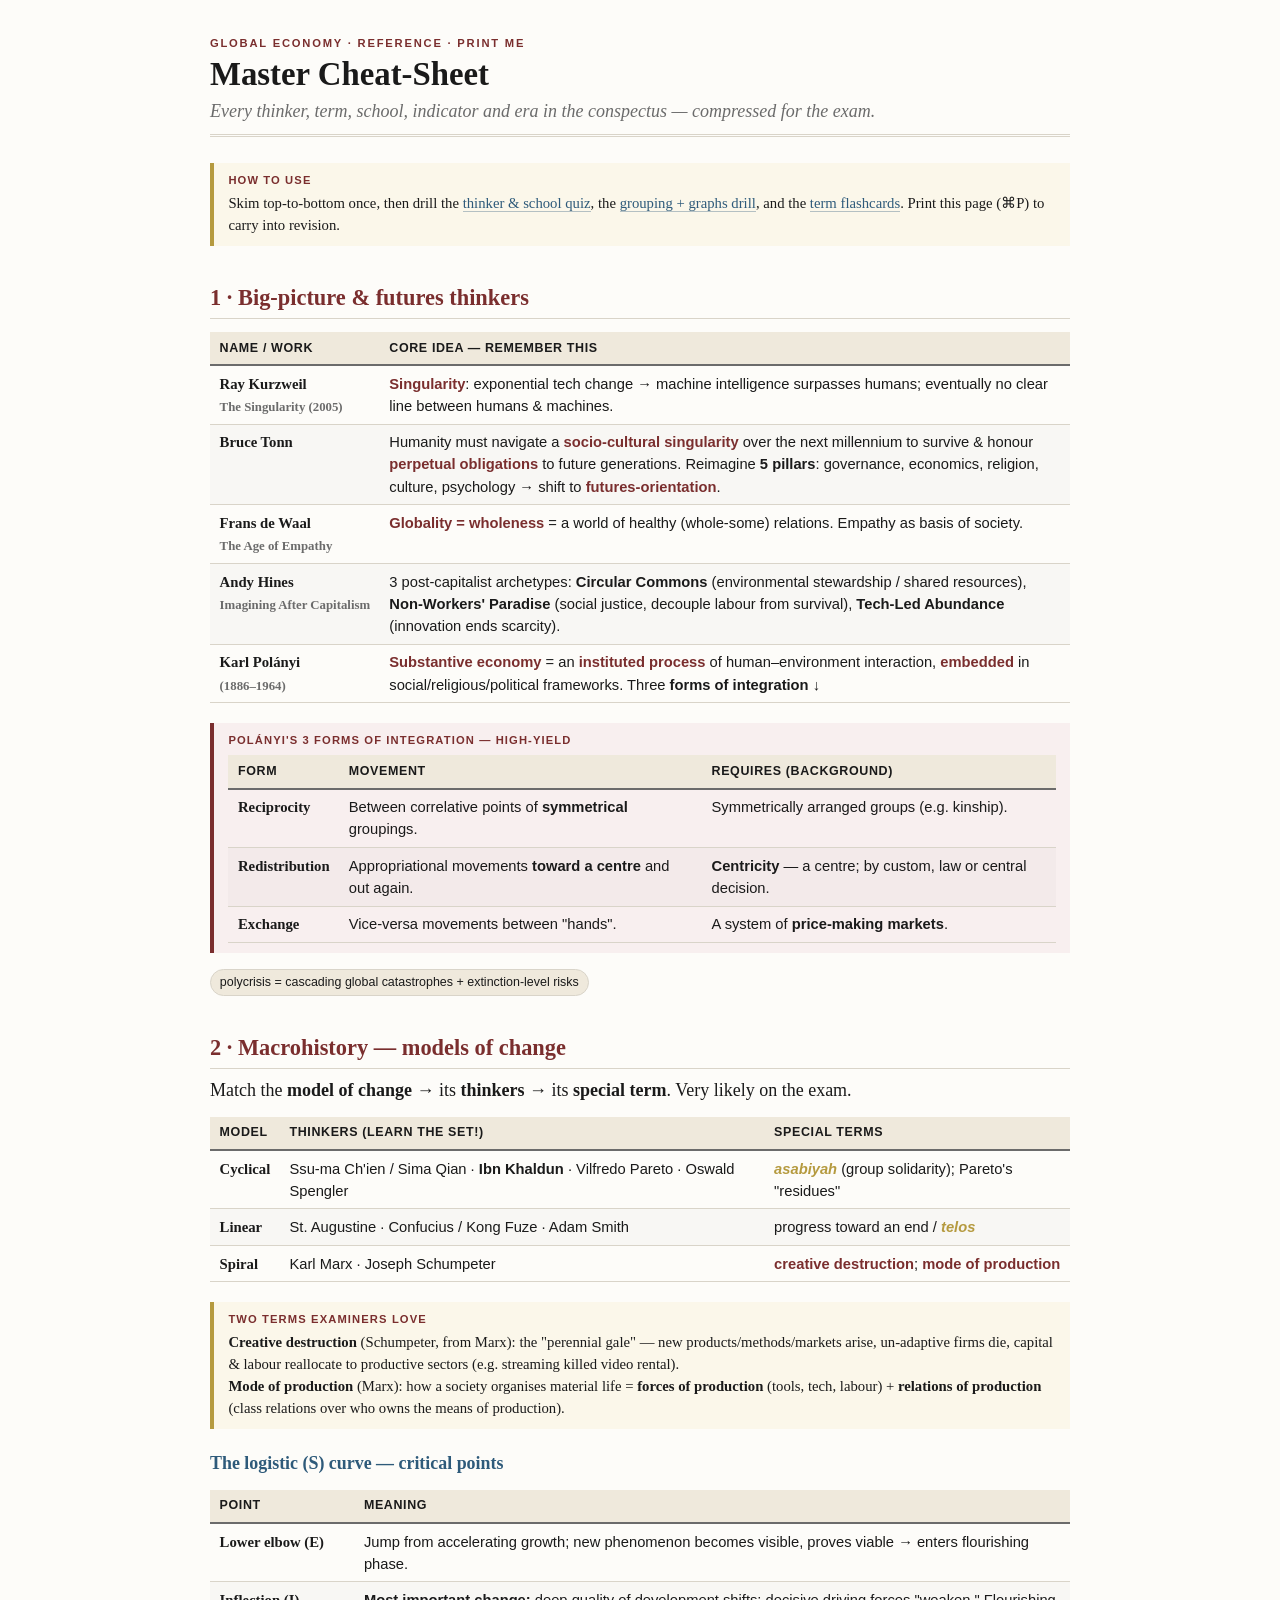
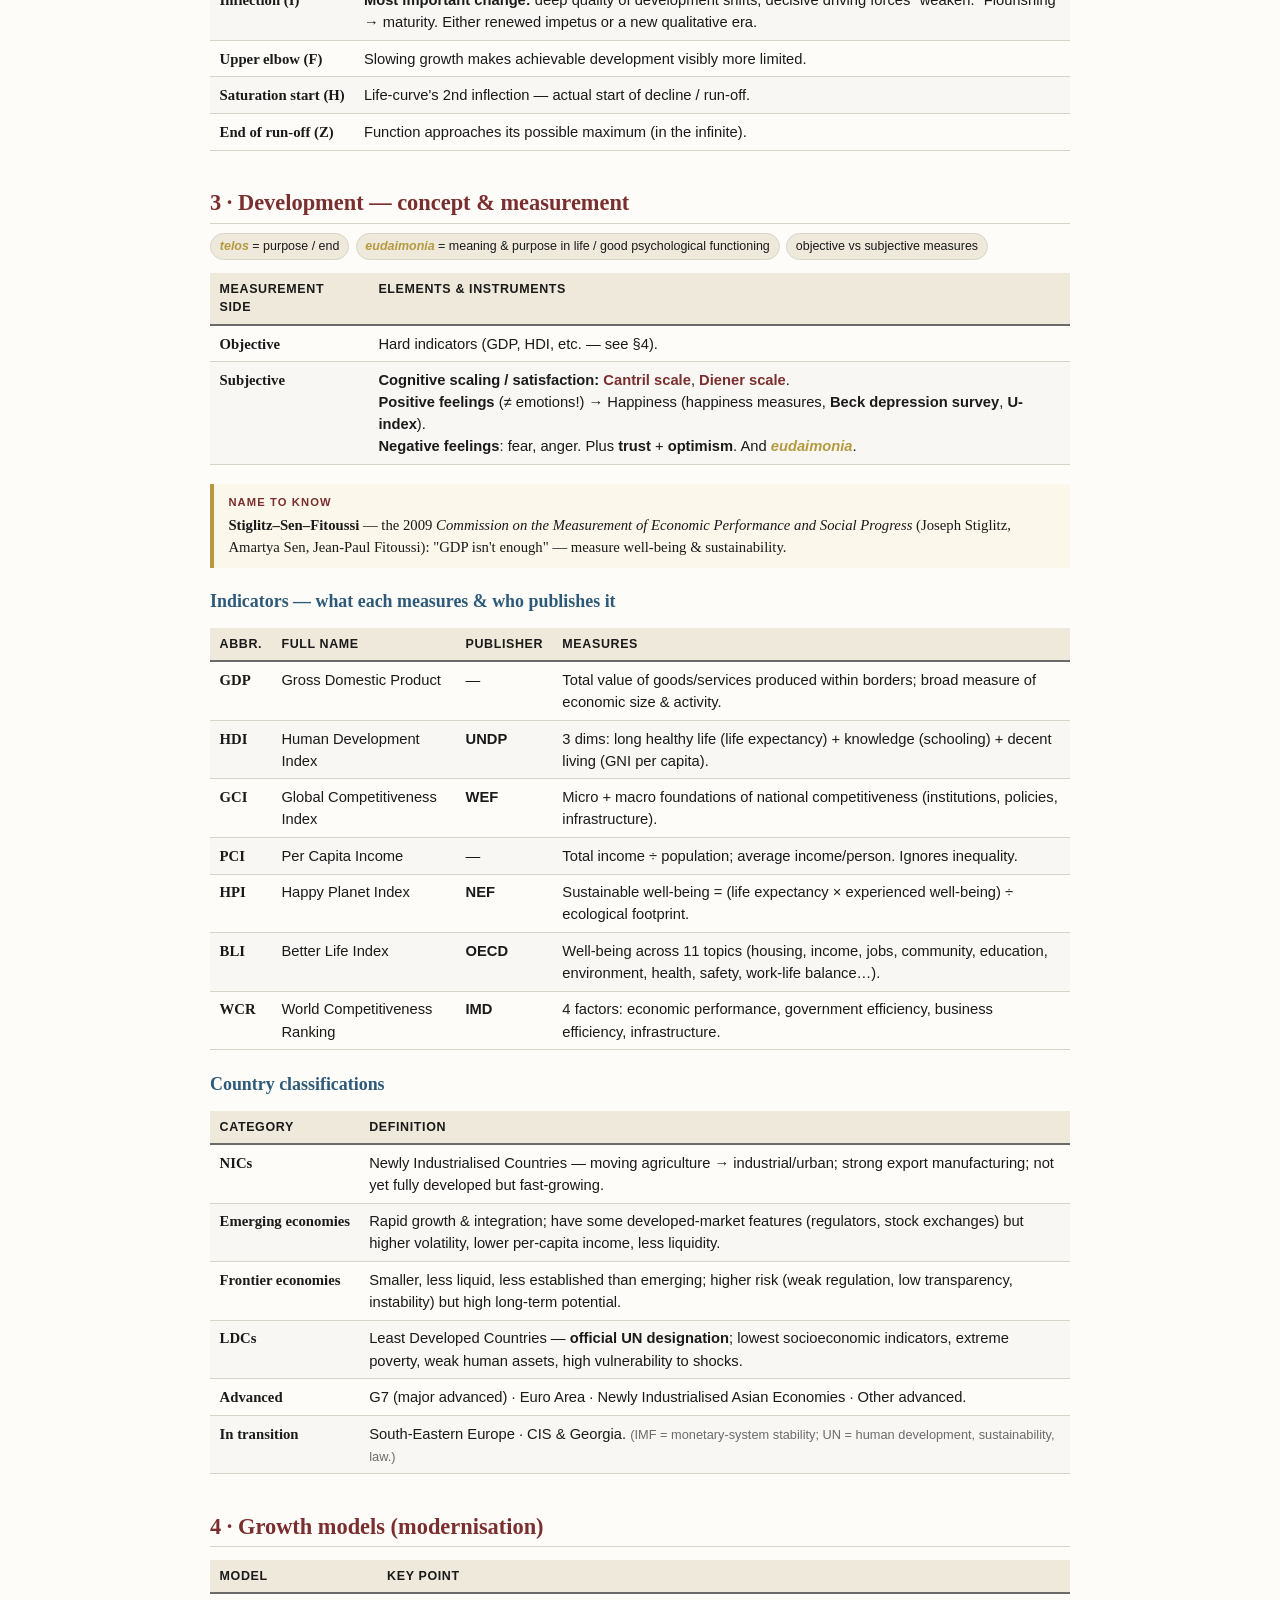
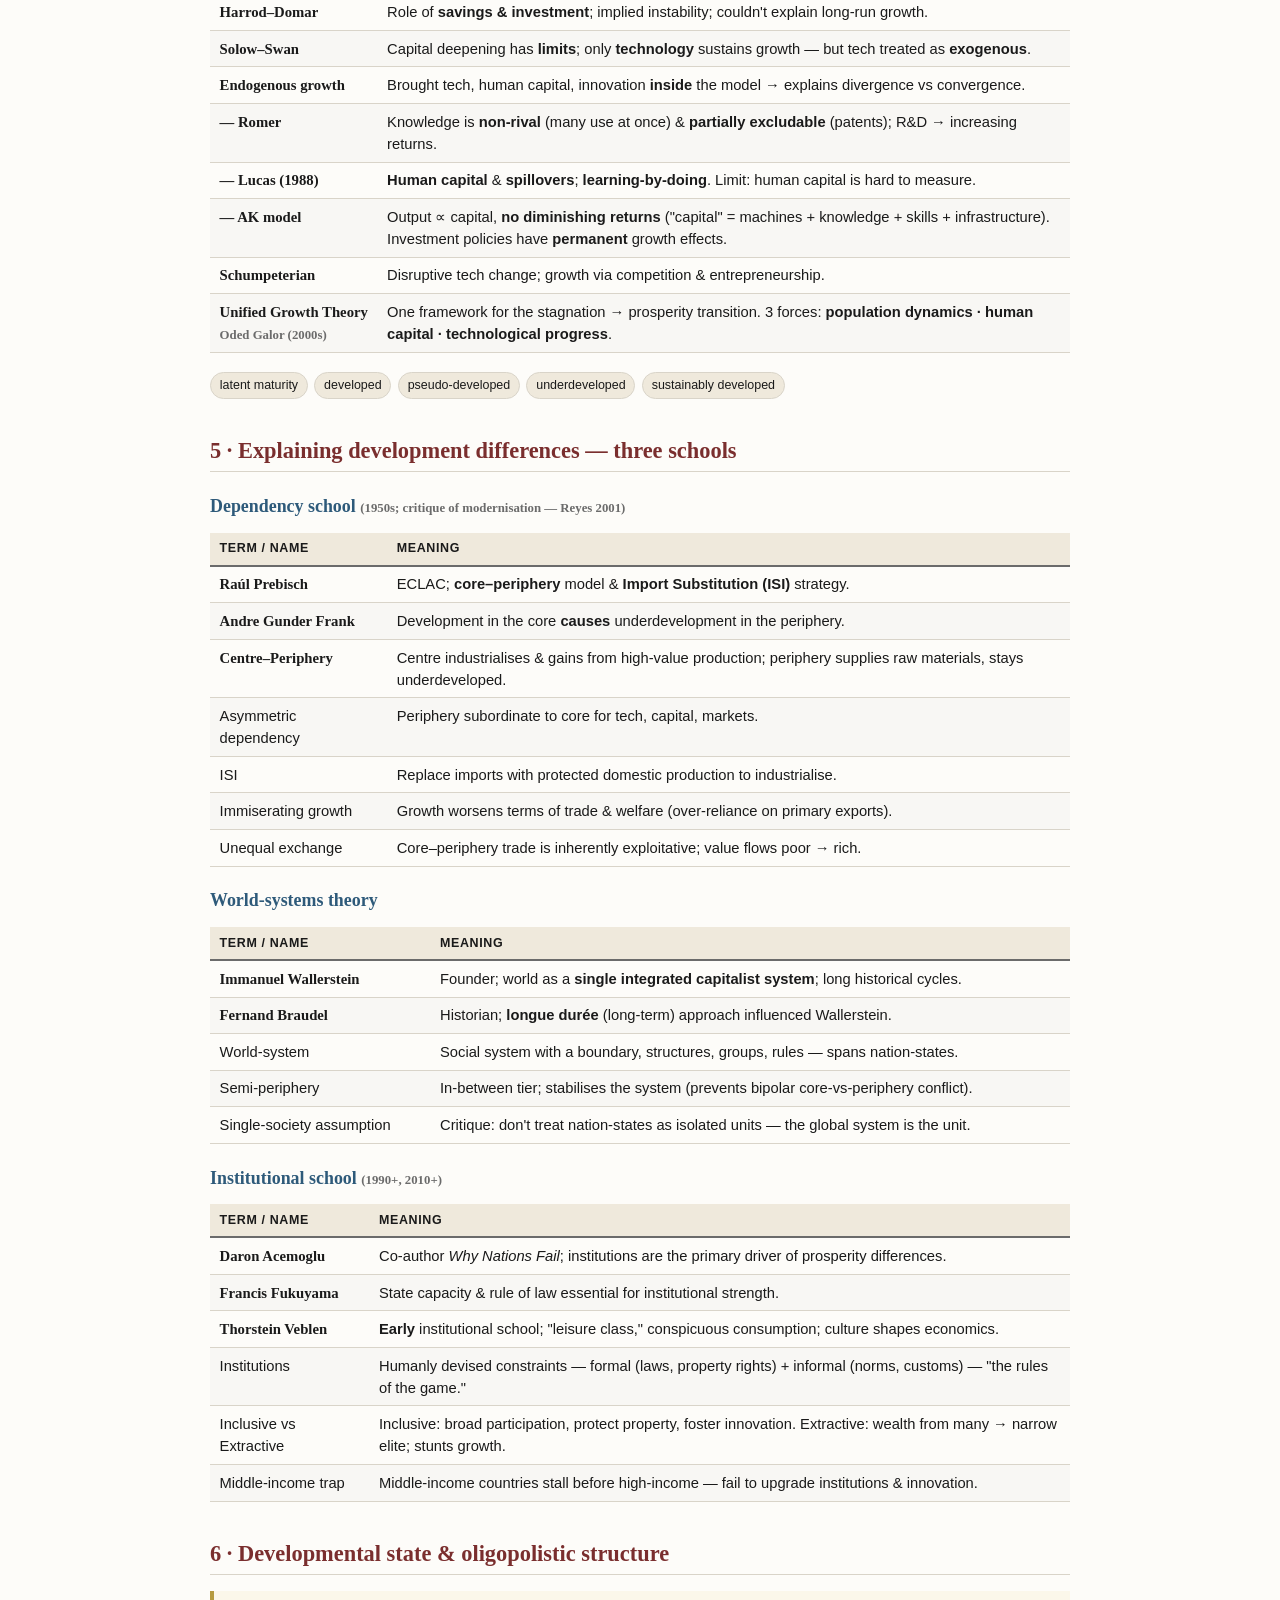
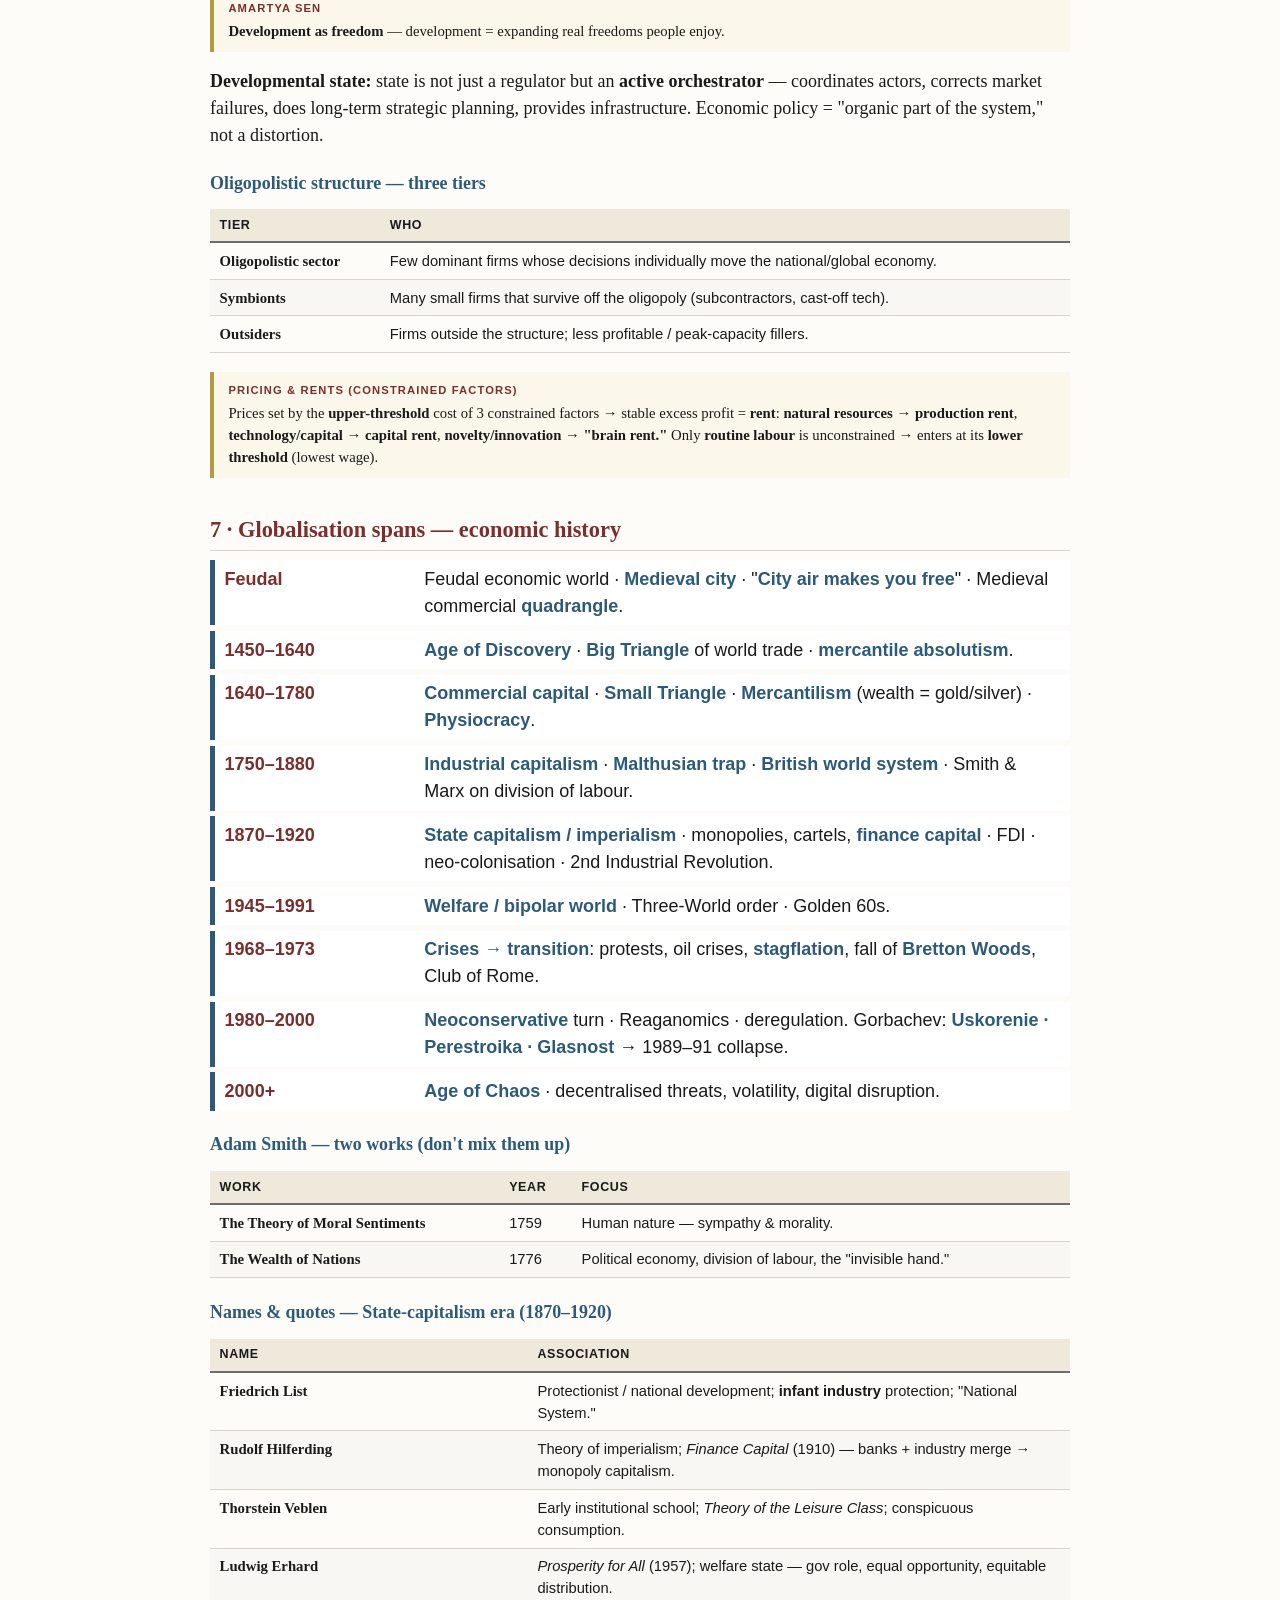
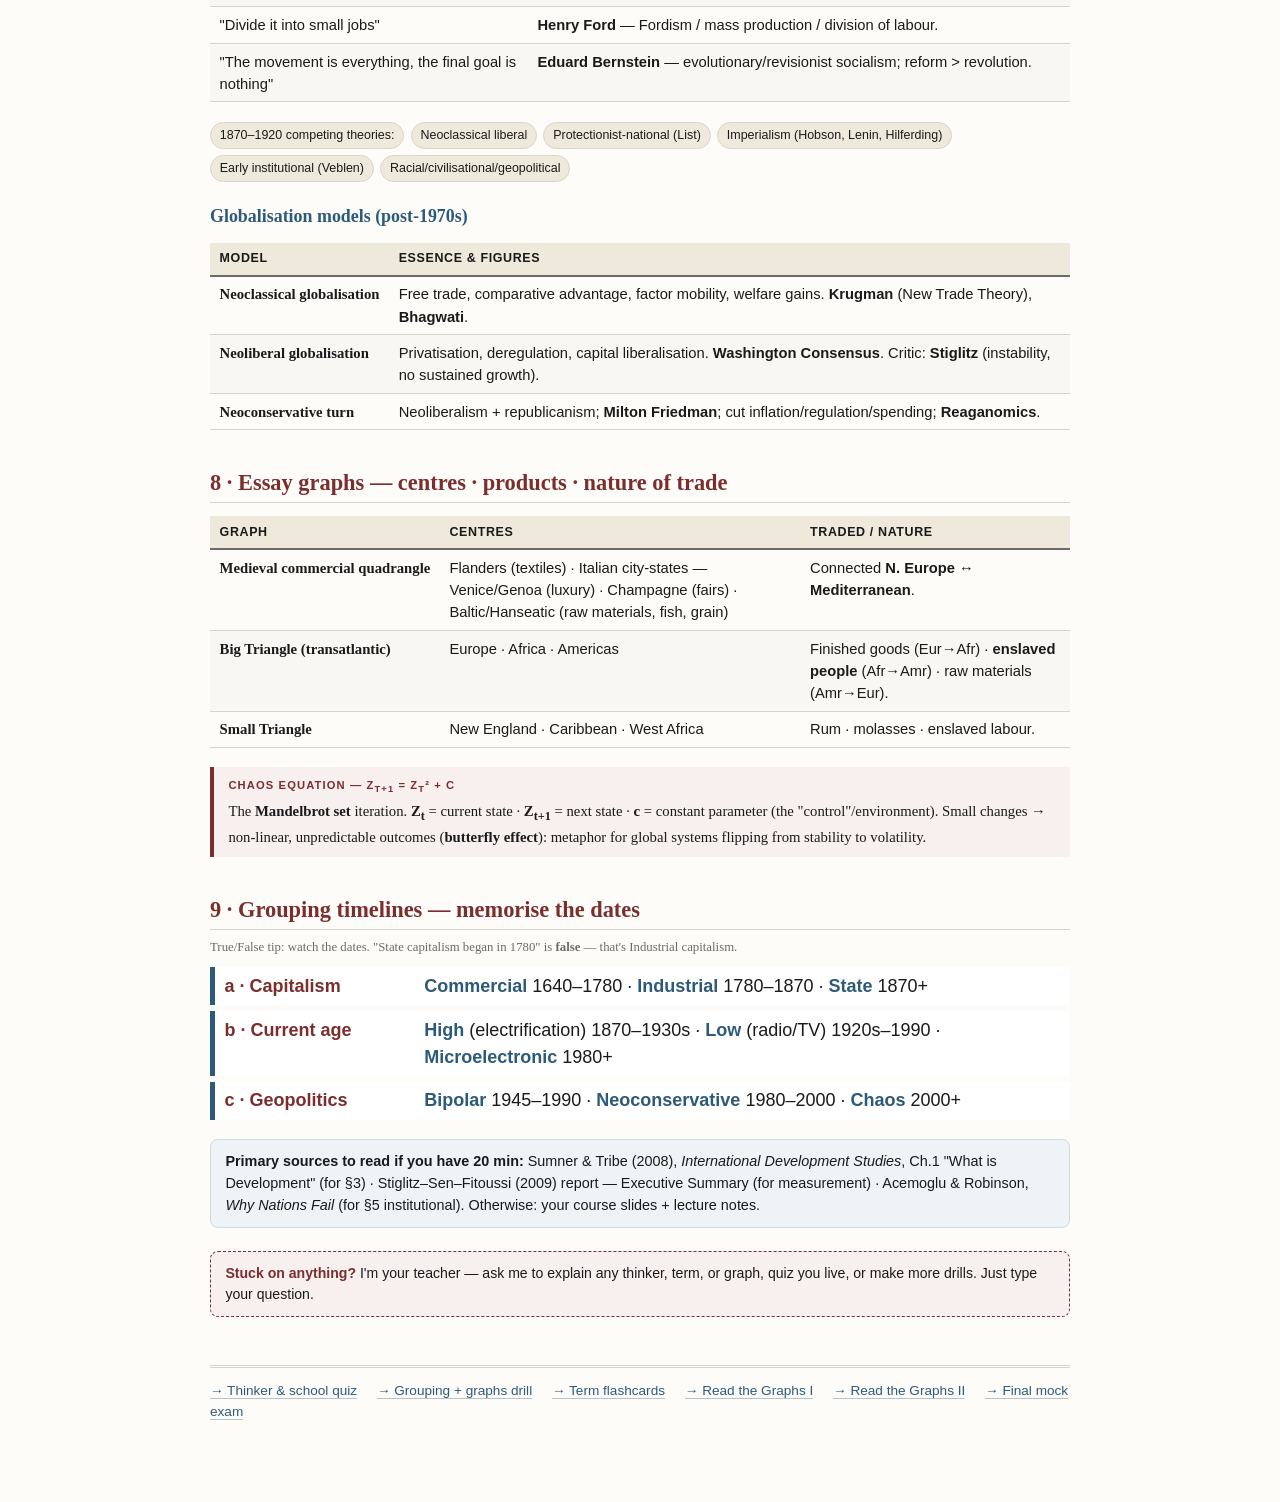
<file: docs/reference/0001-master-cheatsheet.html>
<!doctype html>
<html lang="en">
<head>
<meta charset="utf-8">
<meta name="viewport" content="width=device-width, initial-scale=1">
<title>Global Economy — Master Cheat-Sheet</title>
<link rel="stylesheet" href="../assets/course.css">
</head>
<body>
<div class="wrap">

<div class="masthead">
  <div class="kicker">Global Economy · Reference · Print me</div>
  <h1>Master Cheat-Sheet</h1>
  <p class="sub">Every thinker, term, school, indicator and era in the conspectus — compressed for the exam.</p>
</div>

<div class="note no-print">
  <span class="lbl">How to use</span>
  Skim top-to-bottom once, then drill the <a href="../index.html">thinker &amp; school quiz</a>,
  the <a href="../0002-grouping-and-graphs.html">grouping + graphs drill</a>, and the
  <a href="../0003-flashcards.html">term flashcards</a>. Print this page (⌘P) to carry into revision.
</div>

<!-- ============ 1. BIG-PICTURE / FUTURES THINKERS ============ -->
<h2 id="futures">1 · Big-picture &amp; futures thinkers</h2>
<table>
<thead><tr><th>Name / work</th><th>Core idea — remember this</th></tr></thead>
<tbody>
<tr><td class="name">Ray Kurzweil<br><small>The Singularity (2005)</small></td><td><span class="term">Singularity</span>: exponential tech change → machine intelligence surpasses humans; eventually no clear line between humans &amp; machines.</td></tr>
<tr><td class="name">Bruce Tonn</td><td>Humanity must navigate a <span class="term">socio-cultural singularity</span> over the next millennium to survive &amp; honour <span class="term">perpetual obligations</span> to future generations. Reimagine <b>5 pillars</b>: governance, economics, religion, culture, psychology → shift to <span class="term">futures-orientation</span>.</td></tr>
<tr><td class="name">Frans de Waal<br><small>The Age of Empathy</small></td><td><span class="term">Globality = wholeness</span> = a world of healthy (whole-some) relations. Empathy as basis of society.</td></tr>
<tr><td class="name">Andy Hines<br><small>Imagining After Capitalism</small></td><td>3 post-capitalist archetypes: <b>Circular Commons</b> (environmental stewardship / shared resources), <b>Non-Workers' Paradise</b> (social justice, decouple labour from survival), <b>Tech-Led Abundance</b> (innovation ends scarcity).</td></tr>
<tr><td class="name">Karl Polányi<br><small>(1886–1964)</small></td><td><span class="term">Substantive economy</span> = an <span class="term">instituted process</span> of human–environment interaction, <span class="term">embedded</span> in social/religious/political frameworks. Three <b>forms of integration</b> ↓</td></tr>
</tbody>
</table>

<div class="key">
  <span class="lbl">Polányi's 3 forms of integration — high-yield</span>
  <table style="margin:.4rem 0 0;">
  <thead><tr><th>Form</th><th>Movement</th><th>Requires (background)</th></tr></thead>
  <tbody>
  <tr><td class="name">Reciprocity</td><td>Between correlative points of <b>symmetrical</b> groupings.</td><td>Symmetrically arranged groups (e.g. kinship).</td></tr>
  <tr><td class="name">Redistribution</td><td>Appropriational movements <b>toward a centre</b> and out again.</td><td><b>Centricity</b> — a centre; by custom, law or central decision.</td></tr>
  <tr><td class="name">Exchange</td><td>Vice-versa movements between "hands".</td><td>A system of <b>price-making markets</b>.</td></tr>
  </tbody>
  </table>
</div>
<div class="chips"><span class="chip">polycrisis = cascading global catastrophes + extinction-level risks</span></div>

<!-- ============ 2. MACROHISTORY ============ -->
<h2 id="macrohistory">2 · Macrohistory — models of change</h2>
<p>Match the <b>model of change</b> → its <b>thinkers</b> → its <b>special term</b>. Very likely on the exam.</p>
<table>
<thead><tr><th>Model</th><th>Thinkers (learn the set!)</th><th>Special terms</th></tr></thead>
<tbody>
<tr><td class="name">Cyclical</td><td>Ssu-ma Ch'ien / Sima Qian · <b>Ibn Khaldun</b> · Vilfredo Pareto · Oswald Spengler</td><td><span class="foreign">asabiyah</span> (group solidarity); Pareto's "residues"</td></tr>
<tr><td class="name">Linear</td><td>St. Augustine · Confucius / Kong Fuze · Adam Smith</td><td>progress toward an end / <span class="foreign">telos</span></td></tr>
<tr><td class="name">Spiral</td><td>Karl Marx · Joseph Schumpeter</td><td><span class="term">creative destruction</span>; <span class="term">mode of production</span></td></tr>
</tbody>
</table>
<div class="note">
  <span class="lbl">Two terms examiners love</span>
  <b>Creative destruction</b> (Schumpeter, from Marx): the "perennial gale" — new products/methods/markets arise, un-adaptive firms die, capital &amp; labour reallocate to productive sectors (e.g. streaming killed video rental).<br>
  <b>Mode of production</b> (Marx): how a society organises material life = <b>forces of production</b> (tools, tech, labour) + <b>relations of production</b> (class relations over who owns the means of production).
</div>

<h3>The logistic (S) curve — critical points</h3>
<table>
<thead><tr><th>Point</th><th>Meaning</th></tr></thead>
<tbody>
<tr><td class="name">Lower elbow (E)</td><td>Jump from accelerating growth; new phenomenon becomes visible, proves viable → enters flourishing phase.</td></tr>
<tr><td class="name">Inflection (I)</td><td><b>Most important change:</b> deep quality of development shifts; decisive driving forces "weaken." Flourishing → maturity. Either renewed impetus or a new qualitative era.</td></tr>
<tr><td class="name">Upper elbow (F)</td><td>Slowing growth makes achievable development visibly more limited.</td></tr>
<tr><td class="name">Saturation start (H)</td><td>Life-curve's 2nd inflection — actual start of decline / run-off.</td></tr>
<tr><td class="name">End of run-off (Z)</td><td>Function approaches its possible maximum (in the infinite).</td></tr>
</tbody>
</table>

<!-- ============ 3. DEVELOPMENT: CONCEPT & MEASUREMENT ============ -->
<h2 id="development">3 · Development — concept &amp; measurement</h2>
<div class="chips">
  <span class="chip"><span class="foreign">telos</span> = purpose / end</span>
  <span class="chip"><span class="foreign">eudaimonia</span> = meaning &amp; purpose in life / good psychological functioning</span>
  <span class="chip">objective vs subjective measures</span>
</div>
<table>
<thead><tr><th>Measurement side</th><th>Elements &amp; instruments</th></tr></thead>
<tbody>
<tr><td class="name">Objective</td><td>Hard indicators (GDP, HDI, etc. — see §4).</td></tr>
<tr><td class="name">Subjective</td><td><b>Cognitive scaling / satisfaction:</b> <span class="term">Cantril scale</span>, <span class="term">Diener scale</span>.<br><b>Positive feelings</b> (≠ emotions!) → Happiness (happiness measures, <b>Beck depression survey</b>, <b>U-index</b>).<br><b>Negative feelings</b>: fear, anger. Plus <b>trust</b> + <b>optimism</b>. And <span class="foreign">eudaimonia</span>.</td></tr>
</tbody>
</table>
<div class="note"><span class="lbl">Name to know</span>
<b>Stiglitz–Sen–Fitoussi</b> — the 2009 <i>Commission on the Measurement of Economic Performance and Social Progress</i> (Joseph Stiglitz, Amartya Sen, Jean-Paul Fitoussi): "GDP isn't enough" — measure well-being &amp; sustainability.</div>

<h3 id="indicators">Indicators — what each measures &amp; who publishes it</h3>
<table>
<thead><tr><th>Abbr.</th><th>Full name</th><th>Publisher</th><th>Measures</th></tr></thead>
<tbody>
<tr><td class="name">GDP</td><td>Gross Domestic Product</td><td>—</td><td>Total value of goods/services produced within borders; broad measure of economic size &amp; activity.</td></tr>
<tr><td class="name">HDI</td><td>Human Development Index</td><td><b>UNDP</b></td><td>3 dims: long healthy life (life expectancy) + knowledge (schooling) + decent living (GNI per capita).</td></tr>
<tr><td class="name">GCI</td><td>Global Competitiveness Index</td><td><b>WEF</b></td><td>Micro + macro foundations of national competitiveness (institutions, policies, infrastructure).</td></tr>
<tr><td class="name">PCI</td><td>Per Capita Income</td><td>—</td><td>Total income ÷ population; average income/person. Ignores inequality.</td></tr>
<tr><td class="name">HPI</td><td>Happy Planet Index</td><td><b>NEF</b></td><td>Sustainable well-being = (life expectancy × experienced well-being) ÷ ecological footprint.</td></tr>
<tr><td class="name">BLI</td><td>Better Life Index</td><td><b>OECD</b></td><td>Well-being across 11 topics (housing, income, jobs, community, education, environment, health, safety, work-life balance…).</td></tr>
<tr><td class="name">WCR</td><td>World Competitiveness Ranking</td><td><b>IMD</b></td><td>4 factors: economic performance, government efficiency, business efficiency, infrastructure.</td></tr>
</tbody>
</table>

<h3 id="classifications">Country classifications</h3>
<table>
<thead><tr><th>Category</th><th>Definition</th></tr></thead>
<tbody>
<tr><td class="name">NICs</td><td>Newly Industrialised Countries — moving agriculture → industrial/urban; strong export manufacturing; not yet fully developed but fast-growing.</td></tr>
<tr><td class="name">Emerging economies</td><td>Rapid growth &amp; integration; have some developed-market features (regulators, stock exchanges) but higher volatility, lower per-capita income, less liquidity.</td></tr>
<tr><td class="name">Frontier economies</td><td>Smaller, less liquid, less established than emerging; higher risk (weak regulation, low transparency, instability) but high long-term potential.</td></tr>
<tr><td class="name">LDCs</td><td>Least Developed Countries — <b>official UN designation</b>; lowest socioeconomic indicators, extreme poverty, weak human assets, high vulnerability to shocks.</td></tr>
<tr><td class="name">Advanced</td><td>G7 (major advanced) · Euro Area · Newly Industrialised Asian Economies · Other advanced.</td></tr>
<tr><td class="name">In transition</td><td>South-Eastern Europe · CIS &amp; Georgia. <small>(IMF = monetary-system stability; UN = human development, sustainability, law.)</small></td></tr>
</tbody>
</table>

<!-- ============ 4. GROWTH MODELS ============ -->
<h2 id="growth">4 · Growth models (modernisation)</h2>
<table>
<thead><tr><th>Model</th><th>Key point</th></tr></thead>
<tbody>
<tr><td class="name">Harrod–Domar</td><td>Role of <b>savings &amp; investment</b>; implied instability; couldn't explain long-run growth.</td></tr>
<tr><td class="name">Solow–Swan</td><td>Capital deepening has <b>limits</b>; only <b>technology</b> sustains growth — but tech treated as <b>exogenous</b>.</td></tr>
<tr><td class="name">Endogenous growth</td><td>Brought tech, human capital, innovation <b>inside</b> the model → explains divergence vs convergence.</td></tr>
<tr><td class="name">— Romer</td><td>Knowledge is <b>non-rival</b> (many use at once) &amp; <b>partially excludable</b> (patents); R&amp;D → increasing returns.</td></tr>
<tr><td class="name">— Lucas (1988)</td><td><b>Human capital</b> &amp; <b>spillovers</b>; <b>learning-by-doing</b>. Limit: human capital is hard to measure.</td></tr>
<tr><td class="name">— AK model</td><td>Output ∝ capital, <b>no diminishing returns</b> ("capital" = machines + knowledge + skills + infrastructure). Investment policies have <b>permanent</b> growth effects.</td></tr>
<tr><td class="name">Schumpeterian</td><td>Disruptive tech change; growth via competition &amp; entrepreneurship.</td></tr>
<tr><td class="name">Unified Growth Theory<br><small>Oded Galor (2000s)</small></td><td>One framework for the stagnation → prosperity transition. 3 forces: <b>population dynamics · human capital · technological progress</b>.</td></tr>
</tbody>
</table>
<div class="chips">
  <span class="chip">latent maturity</span><span class="chip">developed</span>
  <span class="chip">pseudo-developed</span><span class="chip">underdeveloped</span><span class="chip">sustainably developed</span>
</div>

<!-- ============ 5. EXPLAINING DEVELOPMENT DIFFERENCES ============ -->
<h2 id="schools">5 · Explaining development differences — three schools</h2>

<h3>Dependency school <small>(1950s; critique of modernisation — Reyes 2001)</small></h3>
<table>
<thead><tr><th>Term / name</th><th>Meaning</th></tr></thead>
<tbody>
<tr><td class="name">Raúl Prebisch</td><td>ECLAC; <b>core–periphery</b> model &amp; <b>Import Substitution (ISI)</b> strategy.</td></tr>
<tr><td class="name">Andre Gunder Frank</td><td>Development in the core <b>causes</b> underdevelopment in the periphery.</td></tr>
<tr><td class="name">Centre–Periphery</td><td>Centre industrialises &amp; gains from high-value production; periphery supplies raw materials, stays underdeveloped.</td></tr>
<tr><td>Asymmetric dependency</td><td>Periphery subordinate to core for tech, capital, markets.</td></tr>
<tr><td>ISI</td><td>Replace imports with protected domestic production to industrialise.</td></tr>
<tr><td>Immiserating growth</td><td>Growth worsens terms of trade &amp; welfare (over-reliance on primary exports).</td></tr>
<tr><td>Unequal exchange</td><td>Core–periphery trade is inherently exploitative; value flows poor → rich.</td></tr>
</tbody>
</table>

<h3>World-systems theory</h3>
<table>
<thead><tr><th>Term / name</th><th>Meaning</th></tr></thead>
<tbody>
<tr><td class="name">Immanuel Wallerstein</td><td>Founder; world as a <b>single integrated capitalist system</b>; long historical cycles.</td></tr>
<tr><td class="name">Fernand Braudel</td><td>Historian; <b>longue durée</b> (long-term) approach influenced Wallerstein.</td></tr>
<tr><td>World-system</td><td>Social system with a boundary, structures, groups, rules — spans nation-states.</td></tr>
<tr><td>Semi-periphery</td><td>In-between tier; stabilises the system (prevents bipolar core-vs-periphery conflict).</td></tr>
<tr><td>Single-society assumption</td><td>Critique: don't treat nation-states as isolated units — the global system is the unit.</td></tr>
</tbody>
</table>

<h3>Institutional school <small>(1990+, 2010+)</small></h3>
<table>
<thead><tr><th>Term / name</th><th>Meaning</th></tr></thead>
<tbody>
<tr><td class="name">Daron Acemoglu</td><td>Co-author <i>Why Nations Fail</i>; institutions are the primary driver of prosperity differences.</td></tr>
<tr><td class="name">Francis Fukuyama</td><td>State capacity &amp; rule of law essential for institutional strength.</td></tr>
<tr><td class="name">Thorstein Veblen</td><td><b>Early</b> institutional school; "leisure class," conspicuous consumption; culture shapes economics.</td></tr>
<tr><td>Institutions</td><td>Humanly devised constraints — formal (laws, property rights) + informal (norms, customs) — "the rules of the game."</td></tr>
<tr><td>Inclusive vs Extractive</td><td>Inclusive: broad participation, protect property, foster innovation. Extractive: wealth from many → narrow elite; stunts growth.</td></tr>
<tr><td>Middle-income trap</td><td>Middle-income countries stall before high-income — fail to upgrade institutions &amp; innovation.</td></tr>
</tbody>
</table>

<!-- ============ 6. DEVELOPMENTALIST + OLIGOPOLY ============ -->
<h2 id="developmental">6 · Developmental state &amp; oligopolistic structure</h2>
<div class="note"><span class="lbl">Amartya Sen</span> <b>Development as freedom</b> — development = expanding real freedoms people enjoy.</div>
<p><b>Developmental state:</b> state is not just a regulator but an <b>active orchestrator</b> — coordinates actors, corrects market failures, does long-term strategic planning, provides infrastructure. Economic policy = "organic part of the system," not a distortion.</p>
<h3>Oligopolistic structure — three tiers</h3>
<table>
<thead><tr><th>Tier</th><th>Who</th></tr></thead>
<tbody>
<tr><td class="name">Oligopolistic sector</td><td>Few dominant firms whose decisions individually move the national/global economy.</td></tr>
<tr><td class="name">Symbionts</td><td>Many small firms that survive off the oligopoly (subcontractors, cast-off tech).</td></tr>
<tr><td class="name">Outsiders</td><td>Firms outside the structure; less profitable / peak-capacity fillers.</td></tr>
</tbody>
</table>
<div class="note"><span class="lbl">Pricing &amp; rents (constrained factors)</span>
Prices set by the <b>upper-threshold</b> cost of 3 constrained factors → stable excess profit = <b>rent</b>:
<b>natural resources → production rent</b>, <b>technology/capital → capital rent</b>, <b>novelty/innovation → "brain rent."</b>
Only <b>routine labour</b> is unconstrained → enters at its <b>lower threshold</b> (lowest wage).</div>

<!-- ============ 7. GLOBALISATION SPANS / ECONOMIC HISTORY ============ -->
<h2 id="history">7 · Globalisation spans — economic history</h2>
<div class="band">
  <div class="era"><span class="yr">Feudal</span><span>Feudal economic world · <b>Medieval city</b> · "<b>City air makes you free</b>" · Medieval commercial <b>quadrangle</b>.</span></div>
  <div class="era"><span class="yr">1450–1640</span><span><b>Age of Discovery</b> · <b>Big Triangle</b> of world trade · <b>mercantile absolutism</b>.</span></div>
  <div class="era"><span class="yr">1640–1780</span><span><b>Commercial capital</b> · <b>Small Triangle</b> · <b>Mercantilism</b> (wealth = gold/silver) · <b>Physiocracy</b>.</span></div>
  <div class="era"><span class="yr">1750–1880</span><span><b>Industrial capitalism</b> · <b>Malthusian trap</b> · <b>British world system</b> · Smith &amp; Marx on division of labour.</span></div>
  <div class="era"><span class="yr">1870–1920</span><span><b>State capitalism / imperialism</b> · monopolies, cartels, <b>finance capital</b> · FDI · neo-colonisation · 2nd Industrial Revolution.</span></div>
  <div class="era"><span class="yr">1945–1991</span><span><b>Welfare / bipolar world</b> · Three-World order · Golden 60s.</span></div>
  <div class="era"><span class="yr">1968–1973</span><span><b>Crises → transition</b>: protests, oil crises, <b>stagflation</b>, fall of <b>Bretton Woods</b>, Club of Rome.</span></div>
  <div class="era"><span class="yr">1980–2000</span><span><b>Neoconservative</b> turn · Reaganomics · deregulation. Gorbachev: <b>Uskorenie · Perestroika · Glasnost</b> → 1989–91 collapse.</span></div>
  <div class="era"><span class="yr">2000+</span><span><b>Age of Chaos</b> · decentralised threats, volatility, digital disruption.</span></div>
</div>

<h3>Adam Smith — two works (don't mix them up)</h3>
<table>
<thead><tr><th>Work</th><th>Year</th><th>Focus</th></tr></thead>
<tbody>
<tr><td class="name">The Theory of Moral Sentiments</td><td>1759</td><td>Human nature — sympathy &amp; morality.</td></tr>
<tr><td class="name">The Wealth of Nations</td><td>1776</td><td>Political economy, division of labour, the "invisible hand."</td></tr>
</tbody>
</table>

<h3>Names &amp; quotes — State-capitalism era (1870–1920)</h3>
<table>
<thead><tr><th>Name</th><th>Association</th></tr></thead>
<tbody>
<tr><td class="name">Friedrich List</td><td>Protectionist / national development; <b>infant industry</b> protection; "National System."</td></tr>
<tr><td class="name">Rudolf Hilferding</td><td>Theory of imperialism; <i>Finance Capital</i> (1910) — banks + industry merge → monopoly capitalism.</td></tr>
<tr><td class="name">Thorstein Veblen</td><td>Early institutional school; <i>Theory of the Leisure Class</i>; conspicuous consumption.</td></tr>
<tr><td class="name">Ludwig Erhard</td><td><i>Prosperity for All</i> (1957); welfare state — gov role, equal opportunity, equitable distribution.</td></tr>
<tr><td>"Divide it into small jobs" </td><td><b>Henry Ford</b> — Fordism / mass production / division of labour.</td></tr>
<tr><td>"The movement is everything, the final goal is nothing"</td><td><b>Eduard Bernstein</b> — evolutionary/revisionist socialism; reform &gt; revolution.</td></tr>
</tbody>
</table>
<div class="chips">
  <span class="chip">1870–1920 competing theories:</span>
  <span class="chip">Neoclassical liberal</span><span class="chip">Protectionist-national (List)</span>
  <span class="chip">Imperialism (Hobson, Lenin, Hilferding)</span><span class="chip">Early institutional (Veblen)</span>
  <span class="chip">Racial/civilisational/geopolitical</span>
</div>

<h3>Globalisation models (post-1970s)</h3>
<table>
<thead><tr><th>Model</th><th>Essence &amp; figures</th></tr></thead>
<tbody>
<tr><td class="name">Neoclassical globalisation</td><td>Free trade, comparative advantage, factor mobility, welfare gains. <b>Krugman</b> (New Trade Theory), <b>Bhagwati</b>.</td></tr>
<tr><td class="name">Neoliberal globalisation</td><td>Privatisation, deregulation, capital liberalisation. <b>Washington Consensus</b>. Critic: <b>Stiglitz</b> (instability, no sustained growth).</td></tr>
<tr><td class="name">Neoconservative turn</td><td>Neoliberalism + republicanism; <b>Milton Friedman</b>; cut inflation/regulation/spending; <b>Reaganomics</b>.</td></tr>
</tbody>
</table>

<!-- ============ 8. TEST-3 ESSAY GRAPHS ============ -->
<h2 id="graphs">8 · Essay graphs — centres · products · nature of trade</h2>
<table>
<thead><tr><th>Graph</th><th>Centres</th><th>Traded / nature</th></tr></thead>
<tbody>
<tr><td class="name">Medieval commercial quadrangle</td><td>Flanders (textiles) · Italian city-states — Venice/Genoa (luxury) · Champagne (fairs) · Baltic/Hanseatic (raw materials, fish, grain)</td><td>Connected <b>N. Europe ↔ Mediterranean</b>.</td></tr>
<tr><td class="name">Big Triangle (transatlantic)</td><td>Europe · Africa · Americas</td><td>Finished goods (Eur→Afr) · <b>enslaved people</b> (Afr→Amr) · raw materials (Amr→Eur).</td></tr>
<tr><td class="name">Small Triangle</td><td>New England · Caribbean · West Africa</td><td>Rum · molasses · enslaved labour.</td></tr>
</tbody>
</table>
<div class="key"><span class="lbl">Chaos equation — Z<sub>t+1</sub> = Z<sub>t</sub>² + c</span>
The <b>Mandelbrot set</b> iteration. <b>Z<sub>t</sub></b> = current state · <b>Z<sub>t+1</sub></b> = next state · <b>c</b> = constant parameter (the "control"/environment). Small changes → non-linear, unpredictable outcomes (<b>butterfly effect</b>): metaphor for global systems flipping from stability to volatility.</div>

<!-- ============ 9. GROUPING TIMELINES ============ -->
<h2 id="grouping">9 · Grouping timelines — memorise the dates</h2>
<p class="fine">True/False tip: watch the dates. "State capitalism began in 1780" is <b>false</b> — that's Industrial capitalism.</p>
<div class="band">
  <div class="era"><span class="yr">a · Capitalism</span><span><b>Commercial</b> 1640–1780 · <b>Industrial</b> 1780–1870 · <b>State</b> 1870+</span></div>
  <div class="era"><span class="yr">b · Current age</span><span><b>High</b> (electrification) 1870–1930s · <b>Low</b> (radio/TV) 1920s–1990 · <b>Microelectronic</b> 1980+</span></div>
  <div class="era"><span class="yr">c · Geopolitics</span><span><b>Bipolar</b> 1945–1990 · <b>Neoconservative</b> 1980–2000 · <b>Chaos</b> 2000+</span></div>
</div>

<div class="primary-src no-print">
  <b>Primary sources to read if you have 20 min:</b>
  Sumner &amp; Tribe (2008), <i>International Development Studies</i>, Ch.1 "What is Development" (for §3) ·
  Stiglitz–Sen–Fitoussi (2009) report — Executive Summary (for measurement) ·
  Acemoglu &amp; Robinson, <i>Why Nations Fail</i> (for §5 institutional). Otherwise: your course slides + lecture notes.
</div>

<div class="ask no-print">
  <b>Stuck on anything?</b> I'm your teacher — ask me to explain any thinker, term, or graph, quiz you live, or make more drills. Just type your question.
</div>

<div class="foot no-print">
  <a href="../index.html">→ Thinker &amp; school quiz</a>
  <a href="../0002-grouping-and-graphs.html">→ Grouping + graphs drill</a>
  <a href="../0003-flashcards.html">→ Term flashcards</a>
  <a href="../0004-read-the-graphs.html">→ Read the Graphs I</a>
  <a href="../0005-read-the-graphs-2.html">→ Read the Graphs II</a>
  <a href="../0006-final-practice-test.html">→ Final mock exam</a>
</div>

</div>
</body>
</html>
</file>
<file: docs/assets/course.css>
/* Global Economy — shared course stylesheet
   Tufte-inspired, print-friendly. Linked by every lesson & reference doc. */

:root {
  --ink: #1a1a1a;
  --muted: #6b6b6b;
  --line: #d9d4c9;
  --bg: #fdfcf9;
  --accent: #7a2e2e;      /* deep red — headings / emphasis */
  --accent2: #2e5a7a;     /* blue — secondary */
  --gold: #b59a3f;
  --good: #2f6d3f;
  --bad: #a33;
  --chip: #efe9dc;
  --maxw: 860px;
  --serif: "Iowan Old Style", "Palatino Linotype", Palatino, "Book Antiqua", Georgia, serif;
  --sans: -apple-system, BlinkMacSystemFont, "Segoe UI", Helvetica, Arial, sans-serif;
}

* { box-sizing: border-box; }

html { -webkit-text-size-adjust: 100%; }

body {
  font-family: var(--serif);
  color: var(--ink);
  background: var(--bg);
  line-height: 1.5;
  margin: 0;
  padding: 2.2rem 1.4rem 5rem;
  font-size: 18px;
}

.wrap { max-width: var(--maxw); margin: 0 auto; }

/* ---- Masthead ---- */
.masthead { border-bottom: 3px double var(--line); padding-bottom: .6rem; margin-bottom: 1.6rem; }
.kicker { font-family: var(--sans); text-transform: uppercase; letter-spacing: .16em;
  font-size: .7rem; color: var(--accent); font-weight: 700; }
h1 { font-size: 2.05rem; line-height: 1.12; margin: .25rem 0 .3rem; font-weight: 600; }
.sub { color: var(--muted); font-style: italic; margin: 0; }

h2 { font-size: 1.4rem; margin: 2.2rem 0 .5rem; color: var(--accent);
  border-bottom: 1px solid var(--line); padding-bottom: .2rem; }
h3 { font-size: 1.12rem; margin: 1.3rem 0 .35rem; color: var(--accent2); font-weight: 600; }
p { margin: .5rem 0; }
a { color: var(--accent2); text-decoration: none; border-bottom: 1px solid rgba(46,90,122,.35); }
a:hover { border-bottom-color: var(--accent2); }
small, .fine { font-size: .8rem; color: var(--muted); }
mark { background: #fdf2c8; padding: 0 .12em; }
.term { font-weight: 600; color: var(--accent); }
.foreign { font-style: italic; color: var(--gold); font-weight: 600; }

/* ---- Tables ---- */
table { border-collapse: collapse; width: 100%; margin: .8rem 0 1.2rem; font-size: .92rem;
  font-family: var(--sans); }
th, td { text-align: left; padding: .42rem .6rem; vertical-align: top; border-bottom: 1px solid var(--line); }
thead th { background: var(--chip); border-bottom: 2px solid var(--muted); font-size: .78rem;
  text-transform: uppercase; letter-spacing: .05em; }
tbody tr:nth-child(even) { background: rgba(0,0,0,.018); }
td.name { font-family: var(--serif); font-weight: 600; white-space: nowrap; }

/* ---- Callouts ---- */
.note, .key { border-left: 4px solid var(--gold); background: #fbf7ea; padding: .6rem .9rem;
  margin: 1rem 0; font-size: .92rem; }
.key { border-left-color: var(--accent); background: #f8efef; }
.note .lbl, .key .lbl { font-family: var(--sans); font-weight: 700; font-size: .7rem;
  text-transform: uppercase; letter-spacing: .1em; color: var(--accent); display: block; margin-bottom: .2rem; }

/* ---- Chips / pills ---- */
.chips { display: flex; flex-wrap: wrap; gap: .4rem; margin: .6rem 0; }
.chip { font-family: var(--sans); font-size: .78rem; background: var(--chip); color: var(--ink);
  padding: .2rem .55rem; border-radius: 999px; border: 1px solid var(--line); }

/* ---- Timeline bands (for the grouping categories) ---- */
.band { font-family: var(--sans); display: grid; grid-template-columns: 1fr; gap: .35rem; margin: .6rem 0 1.1rem; }
.era { display: grid; grid-template-columns: 190px 1fr; gap: .6rem; align-items: baseline;
  border-left: 5px solid var(--accent2); padding: .35rem .6rem; background: #fff; }
.era b { color: var(--accent2); }
.era .yr { font-variant-numeric: tabular-nums; font-weight: 700; color: var(--accent); }

/* ---- Footer nav ---- */
.foot { margin-top: 3rem; border-top: 3px double var(--line); padding-top: .8rem;
  font-family: var(--sans); font-size: .85rem; color: var(--muted); }
.foot a { margin-right: 1rem; }
.ask { background: #f8efef; border: 1px dashed var(--accent); border-radius: 8px;
  padding: .7rem .9rem; font-family: var(--sans); font-size: .88rem; margin: 1.4rem 0; }
.ask b { color: var(--accent); }
.primary-src { font-family: var(--sans); font-size: .9rem; background: #eef3f7;
  border: 1px solid #cdd; border-radius: 8px; padding: .7rem .9rem; margin: 1.2rem 0; }

/* ---- Print ---- */
@media print {
  body { background: #fff; font-size: 11.5px; padding: 0; }
  .quiz, .foot, .ask, .no-print { display: none !important; }
  h2 { page-break-after: avoid; }
  table, .era { page-break-inside: avoid; }
  a { color: #000; border: none; }
}
</file>
<file: docs/assets/quiz.css>
/* Global Economy — quiz widget styles. Pairs with quiz.js. */
.quiz { font-family: var(--sans); background: #fff; border: 1px solid var(--line);
  border-radius: 10px; padding: 1rem 1.1rem 1.2rem; margin: 1.4rem 0;
  box-shadow: 0 1px 0 rgba(0,0,0,.03); }
.quiz-head { display: flex; justify-content: space-between; align-items: baseline; gap: 1rem;
  border-bottom: 1px solid var(--line); padding-bottom: .5rem; margin-bottom: .8rem; }
.quiz-title { font-weight: 700; color: var(--accent); font-size: 1rem; }
.quiz-score { font-variant-numeric: tabular-nums; font-size: .85rem; color: var(--muted); }
.q { margin: 0 0 .4rem; }
.q-stem { font-weight: 600; margin: .2rem 0 .55rem; font-size: .98rem; }
.q-stem .n { color: var(--accent2); margin-right: .35rem; }
.opts { display: grid; gap: .4rem; }
.opt { text-align: left; font: inherit; background: #faf8f3; border: 1.5px solid var(--line);
  border-radius: 8px; padding: .5rem .7rem; cursor: pointer; transition: .12s; }
.opt:hover:not(:disabled) { border-color: var(--accent2); background: #fff; }
.opt:disabled { cursor: default; }
.opt.correct { border-color: var(--good); background: #eaf5ec; }
.opt.wrong { border-color: var(--bad); background: #f9ecec; }
.opt .tick { float: right; font-weight: 700; }
.opt.correct .tick { color: var(--good); }
.opt.wrong .tick { color: var(--bad); }
.why { font-size: .85rem; color: #444; background: #fbf7ea; border-left: 3px solid var(--gold);
  padding: .45rem .7rem; margin: .5rem 0 1.1rem; border-radius: 0 6px 6px 0; display: none; }
.why.show { display: block; }
.q.answered + .q { margin-top: .2rem; }
.quiz-controls { margin-top: .6rem; display: flex; gap: .6rem; align-items: center; flex-wrap: wrap; }
.btn { font: inherit; font-size: .85rem; font-weight: 600; border: 1.5px solid var(--accent2);
  color: var(--accent2); background: #fff; border-radius: 8px; padding: .4rem .8rem; cursor: pointer; }
.btn:hover { background: var(--accent2); color: #fff; }
.quiz-result { font-weight: 700; font-size: 1rem; margin-left: auto; }
.quiz-result.pass { color: var(--good); }
.quiz-result.mid { color: var(--gold); }

/* Typed answers (GE.typeQuiz + shared) */
.type-row { display: flex; gap: .45rem; flex-wrap: wrap; align-items: center; margin: .3rem 0 .5rem; }
.type-row input { flex: 1 1 220px; font: inherit; font-size: .92rem; padding: .45rem .6rem;
  border: 1.5px solid var(--line); border-radius: 8px; background: #fff; min-width: 0; }
.type-row input:focus { outline: none; border-color: var(--accent2); }
.type-row.no input { border-color: var(--bad); background: #f9ecec; animation: geshake .4s; }
.q.got .type-row input { border-color: var(--good); background: #eaf5ec; }
.type-ans { display: none; font-size: .9rem; background: #eaf5ec; border-left: 3px solid var(--good);
  padding: .45rem .7rem; border-radius: 0 6px 6px 0; margin: .4rem 0; }
.type-ans.show { display: block; }
.q.missed .type-ans, .q.gave .type-ans { background: #fbf7ea; border-left-color: var(--gold); }
@keyframes geshake { 0%,100%{transform:translateX(0)} 25%{transform:translateX(-4px)} 75%{transform:translateX(4px)} }

/* True / False */
.tf-btns { display: flex; gap: .45rem; margin: .25rem 0 .45rem; }
.tf-opt { flex: 0 0 110px; text-align: center; }

/* Show-answer + self-grade (GE.revealQ) */
.rev-row { margin: .3rem 0 .4rem; }
.rev-grade { display: none; gap: .5rem; align-items: center; flex-wrap: wrap;
  font-family: var(--sans); font-size: .85rem; margin: .3rem 0 .8rem; }
.rev-grade.show { display: flex; }
.rev-ask { color: var(--muted); }
.q.rev.got .q-stem .n { color: var(--good); }
.q.rev.missed .q-stem .n { color: var(--bad); }
.rev-yes:hover { background: var(--good); border-color: var(--good); }
.rev-no:hover { background: var(--bad); border-color: var(--bad); }

/* Flashcards */
.cards { display: grid; grid-template-columns: repeat(auto-fill, minmax(230px,1fr)); gap: .7rem; margin: 1rem 0; }
.card { perspective: 1000px; height: 150px; cursor: pointer; }
.card-in { position: relative; width: 100%; height: 100%; transition: transform .4s; transform-style: preserve-3d; }
.card.flip .card-in { transform: rotateY(180deg); }
.card-f, .card-b { position: absolute; inset: 0; backface-visibility: hidden; border: 1px solid var(--line);
  border-radius: 10px; padding: .7rem; display: flex; align-items: center; justify-content: center;
  text-align: center; }
.card-f { background: #fff; font-weight: 700; color: var(--accent); font-size: 1rem; }
.card-b { background: #2e2a24; color: #f4efe4; transform: rotateY(180deg); font-size: .85rem; line-height: 1.35; }

/* Grouping */
.group-item { display: grid; grid-template-columns: 1fr 200px; gap: .6rem; align-items: center;
  padding: .35rem 0; border-bottom: 1px solid var(--line); }
.group-item select { font: inherit; font-size: .85rem; padding: .3rem; border-radius: 6px; border: 1.5px solid var(--line); }
.group-item.ok select { border-color: var(--good); background: #eaf5ec; }
.group-item.no select { border-color: var(--bad); background: #f9ecec; }
</file>
<file: docs/assets/imgquiz.css>
/* Global Economy — image-practice widget styles. Pairs with quiz.js (imgReveal + mcQuiz img support).
   Two things live here:
     1. Images embedded inside an mcQuiz  (.quiz-fig / .q-fig)
     2. GE.imgReveal — an image with clickable occluder boxes over its labels (.imgq) */

/* ---- Images inside a normal quiz ---- */
.quiz-fig { margin: 0 0 1rem; }
.quiz-fig img, .q-fig img { display: block; width: 100%; height: auto;
  border: 1px solid var(--line); border-radius: 8px; background: #fff; }
.quiz-fig figcaption { font-family: var(--sans); font-size: .8rem; color: var(--muted);
  text-align: center; margin-top: .35rem; font-style: italic; }
.q-fig { margin: .5rem 0 .7rem; max-width: 520px; }

/* ---- imgReveal: hide-a-part-and-name-it ---- */
.imgq { font-family: var(--sans); background: #fff; border: 1px solid var(--line);
  border-radius: 10px; padding: 1rem 1.1rem 1.2rem; margin: 1.4rem 0;
  box-shadow: 0 1px 0 rgba(0,0,0,.03); }
.imgq-head { display: flex; justify-content: space-between; align-items: baseline; gap: .6rem 1rem;
  flex-wrap: wrap; border-bottom: 1px solid var(--line); padding-bottom: .5rem; margin-bottom: .6rem; }
.imgq-head .quiz-title { font-weight: 700; color: var(--accent); font-size: 1rem; }
.imgq-score { font-variant-numeric: tabular-nums; font-size: .85rem; color: var(--muted); margin-left: auto; }
.imgq-btns { display: flex; gap: .4rem; flex: none; }
.imgq-prompt { font-size: .85rem; color: #444; background: #fbf7ea;
  border-left: 3px solid var(--gold); padding: .45rem .7rem; margin: 0 0 .8rem;
  border-radius: 0 6px 6px 0; }

.imgq-fig { position: relative; margin: 0; line-height: 0; }
.imgq-fig img { display: block; width: 100%; height: auto;
  border: 1px solid var(--line); border-radius: 8px; }
.imgq-layer { position: absolute; inset: 0; }

/* Each spot is an opaque box covering a label; click flips it to the answer. */
.spot { position: absolute; display: flex; align-items: center; justify-content: center;
  box-sizing: border-box; padding: 1px 3px; margin: 0; overflow: hidden;
  background: var(--accent2); color: #fff; border: 2px solid #fff; border-radius: 6px;
  cursor: pointer; font-family: var(--sans); line-height: 1.05;
  box-shadow: 0 1px 5px rgba(0,0,0,.35); transition: background .15s; }
.spot:hover { outline: 2px solid var(--gold); }
.spot .spot-q { font-weight: 800; font-size: clamp(.7rem, 1.5vw, 1rem); }
.spot .spot-a { display: none; font-weight: 700; text-align: center;
  font-size: clamp(.55rem, 1.25vw, .82rem); }
.spot.revealed { background: rgba(47, 109, 63, .93); cursor: default; }
.spot.revealed .spot-q { display: none; }
.spot.revealed .spot-a { display: block; }

.imgq-toggle { flex: none; }

/* ---- Typed answer sheet under the figure ---- */
.imgq-sheet { list-style: none; margin: .9rem 0 0; padding: 0;
  display: grid; grid-template-columns: repeat(auto-fill, minmax(290px, 1fr));
  gap: .45rem .9rem; font-size: .9rem; }
.sheet-row { display: flex; align-items: center; gap: .45rem; }
.sheet-n { flex: none; width: 1.5rem; height: 1.5rem; border-radius: 50%;
  background: var(--accent2); color: #fff; font-weight: 800; font-size: .8rem;
  display: flex; align-items: center; justify-content: center; }
.sheet-row input { flex: 1 1 120px; min-width: 0; font: inherit; font-size: .88rem;
  padding: .35rem .5rem; border: 1.5px solid var(--line); border-radius: 7px; background: #fff; }
.sheet-row input:focus { outline: none; border-color: var(--accent2); }
.sheet-row .btn { padding: .3rem .55rem; font-size: .78rem; }
.sheet-row .sheet-a { display: none; font-weight: 700; font-size: .85rem; line-height: 1.15; }
.sheet-row.ok input, .sheet-row.shown input { display: none; }
.sheet-row.ok .btn, .sheet-row.shown .btn { display: none; }
.sheet-row.ok .sheet-a { display: inline; color: var(--good); }
.sheet-row.shown .sheet-a { display: inline; color: #8a6d1f; }
.sheet-row.ok .sheet-n { background: var(--good); }
.sheet-row.shown .sheet-n { background: var(--gold); }
.sheet-row.no input { border-color: var(--bad); background: #f9ecec; animation: geshake .4s; }
.sheet-row.hilite .sheet-n { outline: 3px solid var(--gold); }
.imgq-clickmode .imgq-sheet { display: none; }
.imgq-clickmode .imgq-score { visibility: hidden; }

/* On paper, show the answers so the sheet is a self-contained key. */
@media print {
  .imgq-toggle, .imgq-mode, .imgq-score { display: none; }
  .spot { background: rgba(47, 109, 63, .85) !important; box-shadow: none; }
  .spot .spot-q { display: none; }
  .spot .spot-a { display: block; }
  .imgq-sheet { display: none; }
}
</file>
<file: assets/course.css>
/* Global Economy — shared course stylesheet
   Tufte-inspired, print-friendly. Linked by every lesson & reference doc. */

:root {
  --ink: #1a1a1a;
  --muted: #6b6b6b;
  --line: #d9d4c9;
  --bg: #fdfcf9;
  --accent: #7a2e2e;      /* deep red — headings / emphasis */
  --accent2: #2e5a7a;     /* blue — secondary */
  --gold: #b59a3f;
  --good: #2f6d3f;
  --bad: #a33;
  --chip: #efe9dc;
  --maxw: 860px;
  --serif: "Iowan Old Style", "Palatino Linotype", Palatino, "Book Antiqua", Georgia, serif;
  --sans: -apple-system, BlinkMacSystemFont, "Segoe UI", Helvetica, Arial, sans-serif;
}

* { box-sizing: border-box; }

html { -webkit-text-size-adjust: 100%; }

body {
  font-family: var(--serif);
  color: var(--ink);
  background: var(--bg);
  line-height: 1.5;
  margin: 0;
  padding: 2.2rem 1.4rem 5rem;
  font-size: 18px;
}

.wrap { max-width: var(--maxw); margin: 0 auto; }

/* ---- Masthead ---- */
.masthead { border-bottom: 3px double var(--line); padding-bottom: .6rem; margin-bottom: 1.6rem; }
.kicker { font-family: var(--sans); text-transform: uppercase; letter-spacing: .16em;
  font-size: .7rem; color: var(--accent); font-weight: 700; }
h1 { font-size: 2.05rem; line-height: 1.12; margin: .25rem 0 .3rem; font-weight: 600; }
.sub { color: var(--muted); font-style: italic; margin: 0; }

h2 { font-size: 1.4rem; margin: 2.2rem 0 .5rem; color: var(--accent);
  border-bottom: 1px solid var(--line); padding-bottom: .2rem; }
h3 { font-size: 1.12rem; margin: 1.3rem 0 .35rem; color: var(--accent2); font-weight: 600; }
p { margin: .5rem 0; }
a { color: var(--accent2); text-decoration: none; border-bottom: 1px solid rgba(46,90,122,.35); }
a:hover { border-bottom-color: var(--accent2); }
small, .fine { font-size: .8rem; color: var(--muted); }
mark { background: #fdf2c8; padding: 0 .12em; }
.term { font-weight: 600; color: var(--accent); }
.foreign { font-style: italic; color: var(--gold); font-weight: 600; }

/* ---- Tables ---- */
table { border-collapse: collapse; width: 100%; margin: .8rem 0 1.2rem; font-size: .92rem;
  font-family: var(--sans); }
th, td { text-align: left; padding: .42rem .6rem; vertical-align: top; border-bottom: 1px solid var(--line); }
thead th { background: var(--chip); border-bottom: 2px solid var(--muted); font-size: .78rem;
  text-transform: uppercase; letter-spacing: .05em; }
tbody tr:nth-child(even) { background: rgba(0,0,0,.018); }
td.name { font-family: var(--serif); font-weight: 600; white-space: nowrap; }

/* ---- Callouts ---- */
.note, .key { border-left: 4px solid var(--gold); background: #fbf7ea; padding: .6rem .9rem;
  margin: 1rem 0; font-size: .92rem; }
.key { border-left-color: var(--accent); background: #f8efef; }
.note .lbl, .key .lbl { font-family: var(--sans); font-weight: 700; font-size: .7rem;
  text-transform: uppercase; letter-spacing: .1em; color: var(--accent); display: block; margin-bottom: .2rem; }

/* ---- Chips / pills ---- */
.chips { display: flex; flex-wrap: wrap; gap: .4rem; margin: .6rem 0; }
.chip { font-family: var(--sans); font-size: .78rem; background: var(--chip); color: var(--ink);
  padding: .2rem .55rem; border-radius: 999px; border: 1px solid var(--line); }

/* ---- Timeline bands (for the grouping categories) ---- */
.band { font-family: var(--sans); display: grid; grid-template-columns: 1fr; gap: .35rem; margin: .6rem 0 1.1rem; }
.era { display: grid; grid-template-columns: 190px 1fr; gap: .6rem; align-items: baseline;
  border-left: 5px solid var(--accent2); padding: .35rem .6rem; background: #fff; }
.era b { color: var(--accent2); }
.era .yr { font-variant-numeric: tabular-nums; font-weight: 700; color: var(--accent); }

/* ---- Footer nav ---- */
.foot { margin-top: 3rem; border-top: 3px double var(--line); padding-top: .8rem;
  font-family: var(--sans); font-size: .85rem; color: var(--muted); }
.foot a { margin-right: 1rem; }
.ask { background: #f8efef; border: 1px dashed var(--accent); border-radius: 8px;
  padding: .7rem .9rem; font-family: var(--sans); font-size: .88rem; margin: 1.4rem 0; }
.ask b { color: var(--accent); }
.primary-src { font-family: var(--sans); font-size: .9rem; background: #eef3f7;
  border: 1px solid #cdd; border-radius: 8px; padding: .7rem .9rem; margin: 1.2rem 0; }

/* ---- Print ---- */
@media print {
  body { background: #fff; font-size: 11.5px; padding: 0; }
  .quiz, .foot, .ask, .no-print { display: none !important; }
  h2 { page-break-after: avoid; }
  table, .era { page-break-inside: avoid; }
  a { color: #000; border: none; }
}
</file>
<file: assets/quiz.css>
/* Global Economy — quiz widget styles. Pairs with quiz.js. */
.quiz { font-family: var(--sans); background: #fff; border: 1px solid var(--line);
  border-radius: 10px; padding: 1rem 1.1rem 1.2rem; margin: 1.4rem 0;
  box-shadow: 0 1px 0 rgba(0,0,0,.03); }
.quiz-head { display: flex; justify-content: space-between; align-items: baseline; gap: 1rem;
  border-bottom: 1px solid var(--line); padding-bottom: .5rem; margin-bottom: .8rem; }
.quiz-title { font-weight: 700; color: var(--accent); font-size: 1rem; }
.quiz-score { font-variant-numeric: tabular-nums; font-size: .85rem; color: var(--muted); }
.q { margin: 0 0 .4rem; }
.q-stem { font-weight: 600; margin: .2rem 0 .55rem; font-size: .98rem; }
.q-stem .n { color: var(--accent2); margin-right: .35rem; }
.opts { display: grid; gap: .4rem; }
.opt { text-align: left; font: inherit; background: #faf8f3; border: 1.5px solid var(--line);
  border-radius: 8px; padding: .5rem .7rem; cursor: pointer; transition: .12s; }
.opt:hover:not(:disabled) { border-color: var(--accent2); background: #fff; }
.opt:disabled { cursor: default; }
.opt.correct { border-color: var(--good); background: #eaf5ec; }
.opt.wrong { border-color: var(--bad); background: #f9ecec; }
.opt .tick { float: right; font-weight: 700; }
.opt.correct .tick { color: var(--good); }
.opt.wrong .tick { color: var(--bad); }
.why { font-size: .85rem; color: #444; background: #fbf7ea; border-left: 3px solid var(--gold);
  padding: .45rem .7rem; margin: .5rem 0 1.1rem; border-radius: 0 6px 6px 0; display: none; }
.why.show { display: block; }
.q.answered + .q { margin-top: .2rem; }
.quiz-controls { margin-top: .6rem; display: flex; gap: .6rem; align-items: center; flex-wrap: wrap; }
.btn { font: inherit; font-size: .85rem; font-weight: 600; border: 1.5px solid var(--accent2);
  color: var(--accent2); background: #fff; border-radius: 8px; padding: .4rem .8rem; cursor: pointer; }
.btn:hover { background: var(--accent2); color: #fff; }
.quiz-result { font-weight: 700; font-size: 1rem; margin-left: auto; }
.quiz-result.pass { color: var(--good); }
.quiz-result.mid { color: var(--gold); }

/* Typed answers (GE.typeQuiz + shared) */
.type-row { display: flex; gap: .45rem; flex-wrap: wrap; align-items: center; margin: .3rem 0 .5rem; }
.type-row input { flex: 1 1 220px; font: inherit; font-size: .92rem; padding: .45rem .6rem;
  border: 1.5px solid var(--line); border-radius: 8px; background: #fff; min-width: 0; }
.type-row input:focus { outline: none; border-color: var(--accent2); }
.type-row.no input { border-color: var(--bad); background: #f9ecec; animation: geshake .4s; }
.q.got .type-row input { border-color: var(--good); background: #eaf5ec; }
.type-ans { display: none; font-size: .9rem; background: #eaf5ec; border-left: 3px solid var(--good);
  padding: .45rem .7rem; border-radius: 0 6px 6px 0; margin: .4rem 0; }
.type-ans.show { display: block; }
.q.missed .type-ans, .q.gave .type-ans { background: #fbf7ea; border-left-color: var(--gold); }
@keyframes geshake { 0%,100%{transform:translateX(0)} 25%{transform:translateX(-4px)} 75%{transform:translateX(4px)} }

/* True / False */
.tf-btns { display: flex; gap: .45rem; margin: .25rem 0 .45rem; }
.tf-opt { flex: 0 0 110px; text-align: center; }

/* Show-answer + self-grade (GE.revealQ) */
.rev-row { margin: .3rem 0 .4rem; }
.rev-grade { display: none; gap: .5rem; align-items: center; flex-wrap: wrap;
  font-family: var(--sans); font-size: .85rem; margin: .3rem 0 .8rem; }
.rev-grade.show { display: flex; }
.rev-ask { color: var(--muted); }
.q.rev.got .q-stem .n { color: var(--good); }
.q.rev.missed .q-stem .n { color: var(--bad); }
.rev-yes:hover { background: var(--good); border-color: var(--good); }
.rev-no:hover { background: var(--bad); border-color: var(--bad); }

/* Flashcards */
.cards { display: grid; grid-template-columns: repeat(auto-fill, minmax(230px,1fr)); gap: .7rem; margin: 1rem 0; }
.card { perspective: 1000px; height: 150px; cursor: pointer; }
.card-in { position: relative; width: 100%; height: 100%; transition: transform .4s; transform-style: preserve-3d; }
.card.flip .card-in { transform: rotateY(180deg); }
.card-f, .card-b { position: absolute; inset: 0; backface-visibility: hidden; border: 1px solid var(--line);
  border-radius: 10px; padding: .7rem; display: flex; align-items: center; justify-content: center;
  text-align: center; }
.card-f { background: #fff; font-weight: 700; color: var(--accent); font-size: 1rem; }
.card-b { background: #2e2a24; color: #f4efe4; transform: rotateY(180deg); font-size: .85rem; line-height: 1.35; }

/* Grouping */
.group-item { display: grid; grid-template-columns: 1fr 200px; gap: .6rem; align-items: center;
  padding: .35rem 0; border-bottom: 1px solid var(--line); }
.group-item select { font: inherit; font-size: .85rem; padding: .3rem; border-radius: 6px; border: 1.5px solid var(--line); }
.group-item.ok select { border-color: var(--good); background: #eaf5ec; }
.group-item.no select { border-color: var(--bad); background: #f9ecec; }
</file>
<file: assets/imgquiz.css>
/* Global Economy — image-practice widget styles. Pairs with quiz.js (imgReveal + mcQuiz img support).
   Two things live here:
     1. Images embedded inside an mcQuiz  (.quiz-fig / .q-fig)
     2. GE.imgReveal — an image with clickable occluder boxes over its labels (.imgq) */

/* ---- Images inside a normal quiz ---- */
.quiz-fig { margin: 0 0 1rem; }
.quiz-fig img, .q-fig img { display: block; width: 100%; height: auto;
  border: 1px solid var(--line); border-radius: 8px; background: #fff; }
.quiz-fig figcaption { font-family: var(--sans); font-size: .8rem; color: var(--muted);
  text-align: center; margin-top: .35rem; font-style: italic; }
.q-fig { margin: .5rem 0 .7rem; max-width: 520px; }

/* ---- imgReveal: hide-a-part-and-name-it ---- */
.imgq { font-family: var(--sans); background: #fff; border: 1px solid var(--line);
  border-radius: 10px; padding: 1rem 1.1rem 1.2rem; margin: 1.4rem 0;
  box-shadow: 0 1px 0 rgba(0,0,0,.03); }
.imgq-head { display: flex; justify-content: space-between; align-items: baseline; gap: .6rem 1rem;
  flex-wrap: wrap; border-bottom: 1px solid var(--line); padding-bottom: .5rem; margin-bottom: .6rem; }
.imgq-head .quiz-title { font-weight: 700; color: var(--accent); font-size: 1rem; }
.imgq-score { font-variant-numeric: tabular-nums; font-size: .85rem; color: var(--muted); margin-left: auto; }
.imgq-btns { display: flex; gap: .4rem; flex: none; }
.imgq-prompt { font-size: .85rem; color: #444; background: #fbf7ea;
  border-left: 3px solid var(--gold); padding: .45rem .7rem; margin: 0 0 .8rem;
  border-radius: 0 6px 6px 0; }

.imgq-fig { position: relative; margin: 0; line-height: 0; }
.imgq-fig img { display: block; width: 100%; height: auto;
  border: 1px solid var(--line); border-radius: 8px; }
.imgq-layer { position: absolute; inset: 0; }

/* Each spot is an opaque box covering a label; click flips it to the answer. */
.spot { position: absolute; display: flex; align-items: center; justify-content: center;
  box-sizing: border-box; padding: 1px 3px; margin: 0; overflow: hidden;
  background: var(--accent2); color: #fff; border: 2px solid #fff; border-radius: 6px;
  cursor: pointer; font-family: var(--sans); line-height: 1.05;
  box-shadow: 0 1px 5px rgba(0,0,0,.35); transition: background .15s; }
.spot:hover { outline: 2px solid var(--gold); }
.spot .spot-q { font-weight: 800; font-size: clamp(.7rem, 1.5vw, 1rem); }
.spot .spot-a { display: none; font-weight: 700; text-align: center;
  font-size: clamp(.55rem, 1.25vw, .82rem); }
.spot.revealed { background: rgba(47, 109, 63, .93); cursor: default; }
.spot.revealed .spot-q { display: none; }
.spot.revealed .spot-a { display: block; }

.imgq-toggle { flex: none; }

/* ---- Typed answer sheet under the figure ---- */
.imgq-sheet { list-style: none; margin: .9rem 0 0; padding: 0;
  display: grid; grid-template-columns: repeat(auto-fill, minmax(290px, 1fr));
  gap: .45rem .9rem; font-size: .9rem; }
.sheet-row { display: flex; align-items: center; gap: .45rem; }
.sheet-n { flex: none; width: 1.5rem; height: 1.5rem; border-radius: 50%;
  background: var(--accent2); color: #fff; font-weight: 800; font-size: .8rem;
  display: flex; align-items: center; justify-content: center; }
.sheet-row input { flex: 1 1 120px; min-width: 0; font: inherit; font-size: .88rem;
  padding: .35rem .5rem; border: 1.5px solid var(--line); border-radius: 7px; background: #fff; }
.sheet-row input:focus { outline: none; border-color: var(--accent2); }
.sheet-row .btn { padding: .3rem .55rem; font-size: .78rem; }
.sheet-row .sheet-a { display: none; font-weight: 700; font-size: .85rem; line-height: 1.15; }
.sheet-row.ok input, .sheet-row.shown input { display: none; }
.sheet-row.ok .btn, .sheet-row.shown .btn { display: none; }
.sheet-row.ok .sheet-a { display: inline; color: var(--good); }
.sheet-row.shown .sheet-a { display: inline; color: #8a6d1f; }
.sheet-row.ok .sheet-n { background: var(--good); }
.sheet-row.shown .sheet-n { background: var(--gold); }
.sheet-row.no input { border-color: var(--bad); background: #f9ecec; animation: geshake .4s; }
.sheet-row.hilite .sheet-n { outline: 3px solid var(--gold); }
.imgq-clickmode .imgq-sheet { display: none; }
.imgq-clickmode .imgq-score { visibility: hidden; }

/* On paper, show the answers so the sheet is a self-contained key. */
@media print {
  .imgq-toggle, .imgq-mode, .imgq-score { display: none; }
  .spot { background: rgba(47, 109, 63, .85) !important; box-shadow: none; }
  .spot .spot-q { display: none; }
  .spot .spot-a { display: block; }
  .imgq-sheet { display: none; }
}
</file>
